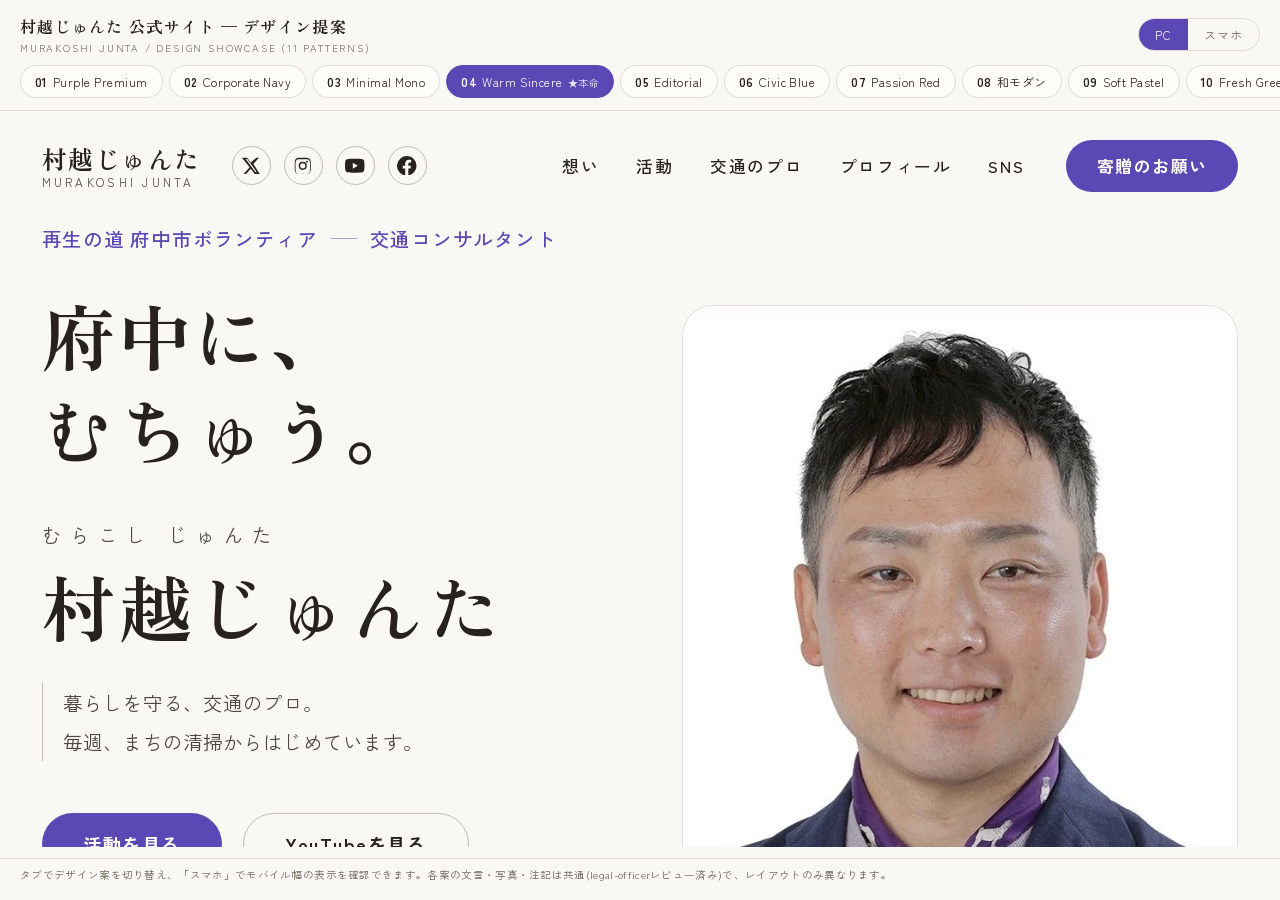
<file: showcase.html>
<!DOCTYPE html>
<html lang="ja">
<head>
<meta charset="UTF-8">
<meta name="viewport" content="width=device-width, initial-scale=1.0">
<meta name="robots" content="noindex, nofollow">
<title>村越じゅんた 公式サイト デザイン提案(全11案)</title>
<meta name="description" content="村越じゅんた公式サイトのデザイン提案ショーケース。11案をタブで切り替えて確認できます。">
<meta property="og:type" content="website">
<meta property="og:title" content="村越じゅんた 公式サイト デザイン提案(全11案)">
<meta property="og:description" content="11案をタブで切り替えて確認できます。">
<meta property="og:image" content="https://yukinobu-nakamura.github.io/murakoshi-hp/assets/img/ogp.png">
<meta name="twitter:card" content="summary_large_image">
<link rel="icon" href="assets/img/favicon-64.png" type="image/png">
<link rel="preconnect" href="https://fonts.googleapis.com">
<link rel="preconnect" href="https://fonts.gstatic.com" crossorigin>
<link href="https://fonts.googleapis.com/css2?family=Zen+Kaku+Gothic+New:wght@400;500;700&family=Zen+Old+Mincho:wght@700&display=swap" rel="stylesheet">
<style>
:root{
  --bg:#faf8f4; --panel:#fffdfa; --ink:#272220; --soft:#6f6862;
  --accent:#5b48b5; --line:rgba(39,34,32,.14);
}
*{ box-sizing:border-box; }
html,body{ height:100%; }
body{
  margin:0; font-family:"Zen Kaku Gothic New","Hiragino Kaku Gothic ProN",sans-serif;
  background:var(--bg); color:var(--ink);
  display:flex; flex-direction:column;
}
.bar{
  border-bottom:1px solid var(--line);
  background:var(--bg);
  flex-shrink:0;
}
.bar__top{
  display:flex; align-items:center; justify-content:space-between; gap:16px;
  padding:14px 20px 10px;
}
.bar__title{ display:flex; flex-direction:column; gap:2px; min-width:0; }
.bar__name{
  font-family:"Zen Old Mincho",serif; font-weight:700; font-size:16px; letter-spacing:.08em;
  white-space:nowrap; overflow:hidden; text-overflow:ellipsis;
}
.bar__sub{ font-size:10px; letter-spacing:.18em; color:var(--soft); }
.dev{ display:flex; gap:0; border:1px solid var(--line); border-radius:999px; overflow:hidden; flex-shrink:0; }
.dev button{
  border:0; background:transparent; padding:7px 16px;
  font:inherit; font-size:12px; letter-spacing:.08em; color:var(--soft); cursor:pointer;
}
.dev button.is-on{ background:var(--accent); color:#fffdfa; }
.tabs{
  display:flex; gap:6px; padding:0 20px 12px;
  overflow-x:auto; -webkit-overflow-scrolling:touch; scrollbar-width:thin;
}
.tab{
  flex-shrink:0;
  border:1px solid var(--line); border-radius:999px;
  background:var(--panel); color:var(--ink);
  padding:7px 14px; font:inherit; font-size:12px; letter-spacing:.04em; cursor:pointer;
  transition:border-color .2s, background-color .2s, color .2s;
  white-space:nowrap;
}
.tab:hover{ border-color:var(--accent); color:var(--accent); }
.tab.is-on{ background:var(--accent); border-color:var(--accent); color:#fffdfa; }
.tab .no{ font-weight:700; margin-right:5px; }
.tab .star{ margin-left:5px; font-size:10px; opacity:.85; }
.stage{
  flex:1; min-height:0;
  display:flex; justify-content:center;
  background:#efece6;
}
.stage iframe{
  border:0; width:100%; height:100%; background:#fff; display:block;
  transition:width .3s;
}
.stage.is-sp{ padding:16px 0; }
.stage.is-sp iframe{
  width:390px; max-width:calc(100vw - 32px);
  border:1px solid var(--line); border-radius:16px;
  box-shadow:0 8px 40px rgba(39,34,32,.12);
}
.note{
  flex-shrink:0; border-top:1px solid var(--line);
  padding:8px 20px; font-size:10.5px; color:var(--soft); letter-spacing:.03em;
  background:var(--bg);
}
@media (max-width:768px){
  .bar__top{ padding:12px 16px 8px; }
  .tabs{ padding:0 16px 10px; }
  .note{ display:none; }
}
</style>
</head>
<body>

<header class="bar">
  <div class="bar__top">
    <div class="bar__title">
      <span class="bar__name">村越じゅんた 公式サイト — デザイン提案</span>
      <span class="bar__sub">MURAKOSHI JUNTA / DESIGN SHOWCASE (11 PATTERNS)</span>
    </div>
    <div class="dev" role="group" aria-label="表示幅の切り替え">
      <button type="button" id="devPc" class="is-on">PC</button>
      <button type="button" id="devSp">スマホ</button>
    </div>
  </div>
  <nav class="tabs" id="tabs" aria-label="デザイン案の切り替え"></nav>
</header>

<main class="stage" id="stage">
  <iframe id="frame" title="デザイン案プレビュー" src="patterns/pattern-00.html"></iframe>
</main>

<p class="note">タブでデザイン案を切り替え、「スマホ」でモバイル幅の表示を確認できます。各案の文言・写真・注記は共通(legal-officerレビュー済み)で、レイアウトのみ異なります。</p>

<script>
(function(){
  'use strict';
  var PATTERNS = [
    { no:'01', name:'Purple Premium',  file:'pattern-01.html' },
    { no:'02', name:'Corporate Navy',  file:'pattern-02.html' },
    { no:'03', name:'Minimal Mono',    file:'pattern-03.html' },
    { no:'04', name:'Warm Sincere',    file:'pattern-00.html', star:true },
    { no:'05', name:'Editorial',       file:'pattern-05.html' },
    { no:'06', name:'Civic Blue',      file:'pattern-06.html' },
    { no:'07', name:'Passion Red',     file:'pattern-07.html' },
    { no:'08', name:'和モダン',         file:'pattern-08.html' },
    { no:'09', name:'Soft Pastel',     file:'pattern-09.html' },
    { no:'10', name:'Fresh Green',     file:'pattern-10.html' },
    { no:'11', name:'Lavender Tech',   file:'pattern-11.html' }
  ];
  var tabs = document.getElementById('tabs');
  var frame = document.getElementById('frame');
  var stage = document.getElementById('stage');
  var devPc = document.getElementById('devPc');
  var devSp = document.getElementById('devSp');

  PATTERNS.forEach(function(p){
    var b = document.createElement('button');
    b.type = 'button';
    b.className = 'tab';
    b.dataset.file = p.file;
    b.dataset.no = p.no;
    b.innerHTML = '<span class="no">' + p.no + '</span>' + p.name + (p.star ? '<span class="star">★本命</span>' : '');
    b.addEventListener('click', function(){ select(p.no, true); });
    tabs.appendChild(b);
  });

  function select(no, pushHash){
    var p = PATTERNS.find(function(x){ return x.no === no; }) || PATTERNS[3];
    [].forEach.call(tabs.children, function(t){ t.classList.toggle('is-on', t.dataset.no === p.no); });
    var next = 'patterns/' + p.file;
    if (frame.getAttribute('src') !== next) frame.setAttribute('src', next);
    if (pushHash) history.replaceState(null, '', '#p' + p.no);
    document.title = '【' + p.no + ' ' + p.name + '】村越じゅんた 公式サイト デザイン提案';
  }

  devPc.addEventListener('click', function(){
    stage.classList.remove('is-sp');
    devPc.classList.add('is-on'); devSp.classList.remove('is-on');
  });
  devSp.addEventListener('click', function(){
    stage.classList.add('is-sp');
    devSp.classList.add('is-on'); devPc.classList.remove('is-on');
  });

  var m = location.hash.match(/^#p(\d{2})$/);
  select(m ? m[1] : '04', false);
})();
</script>
</body>
</html>
</file>
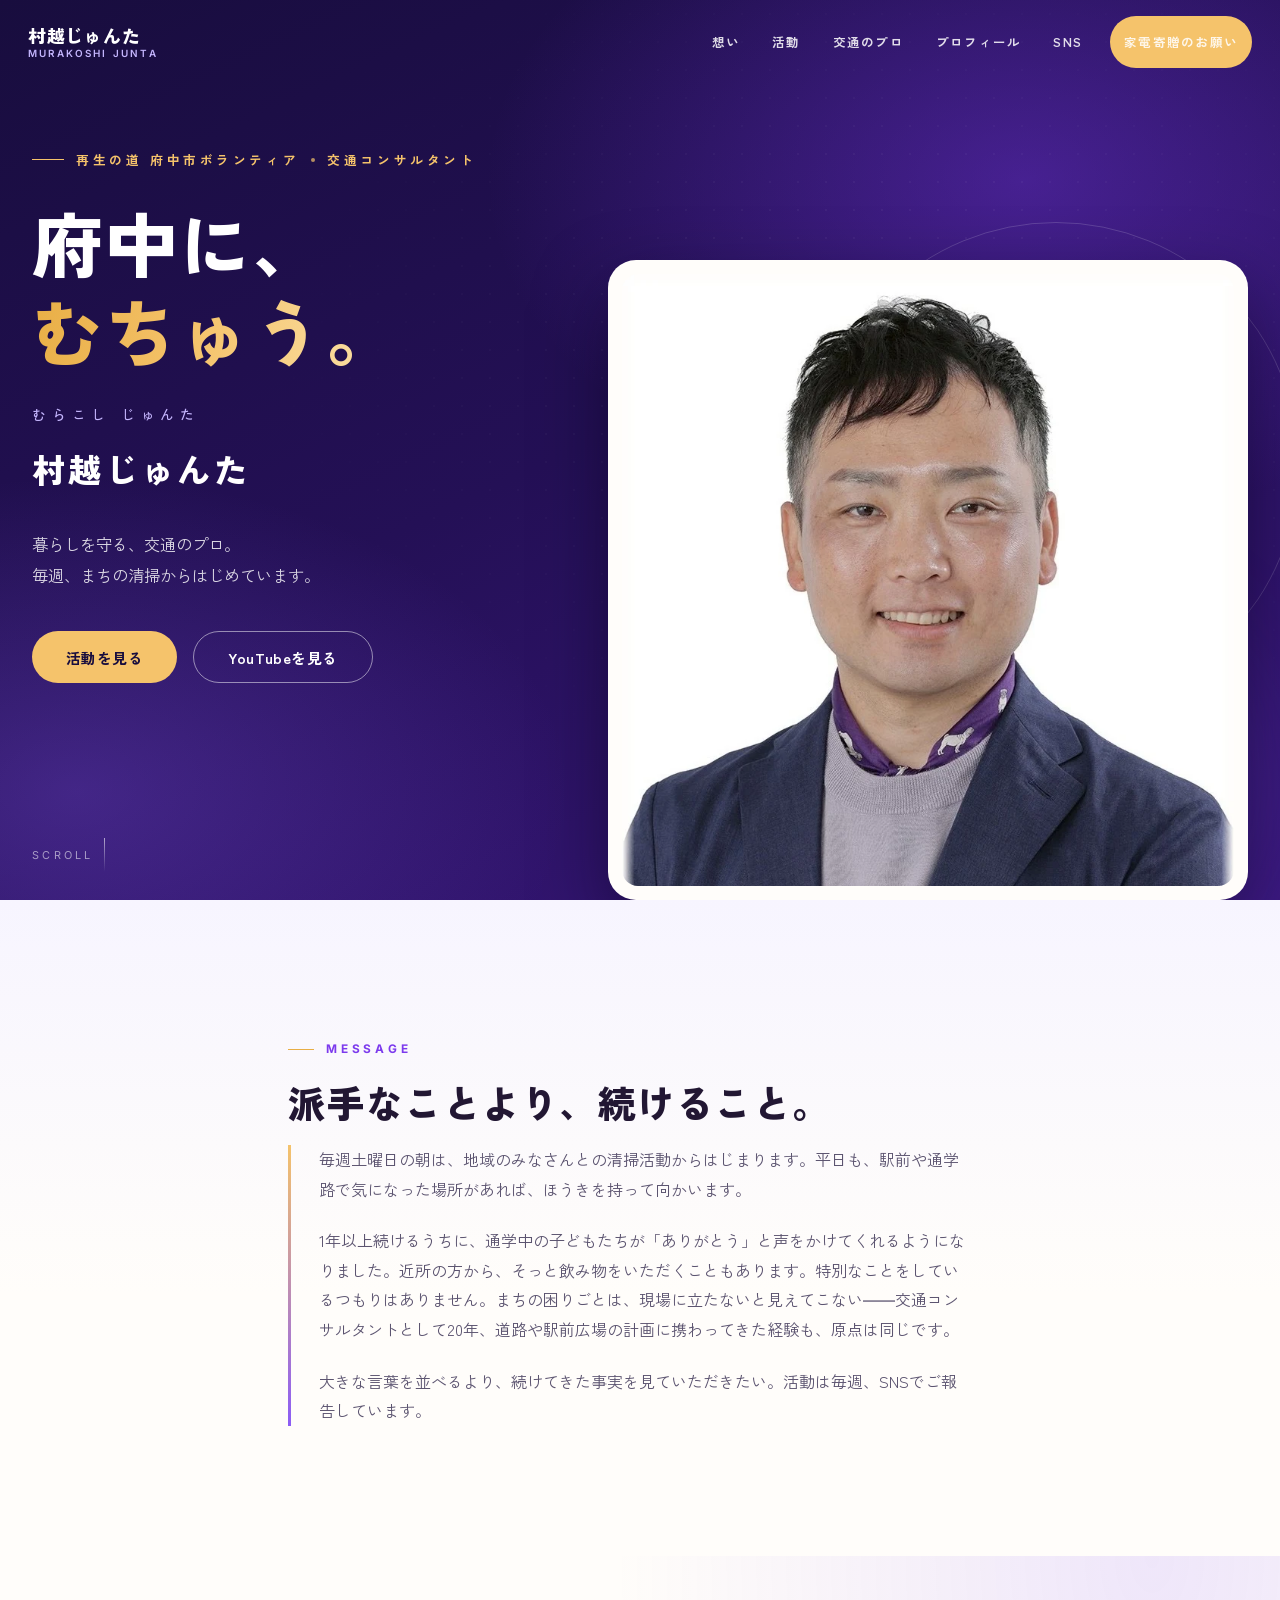
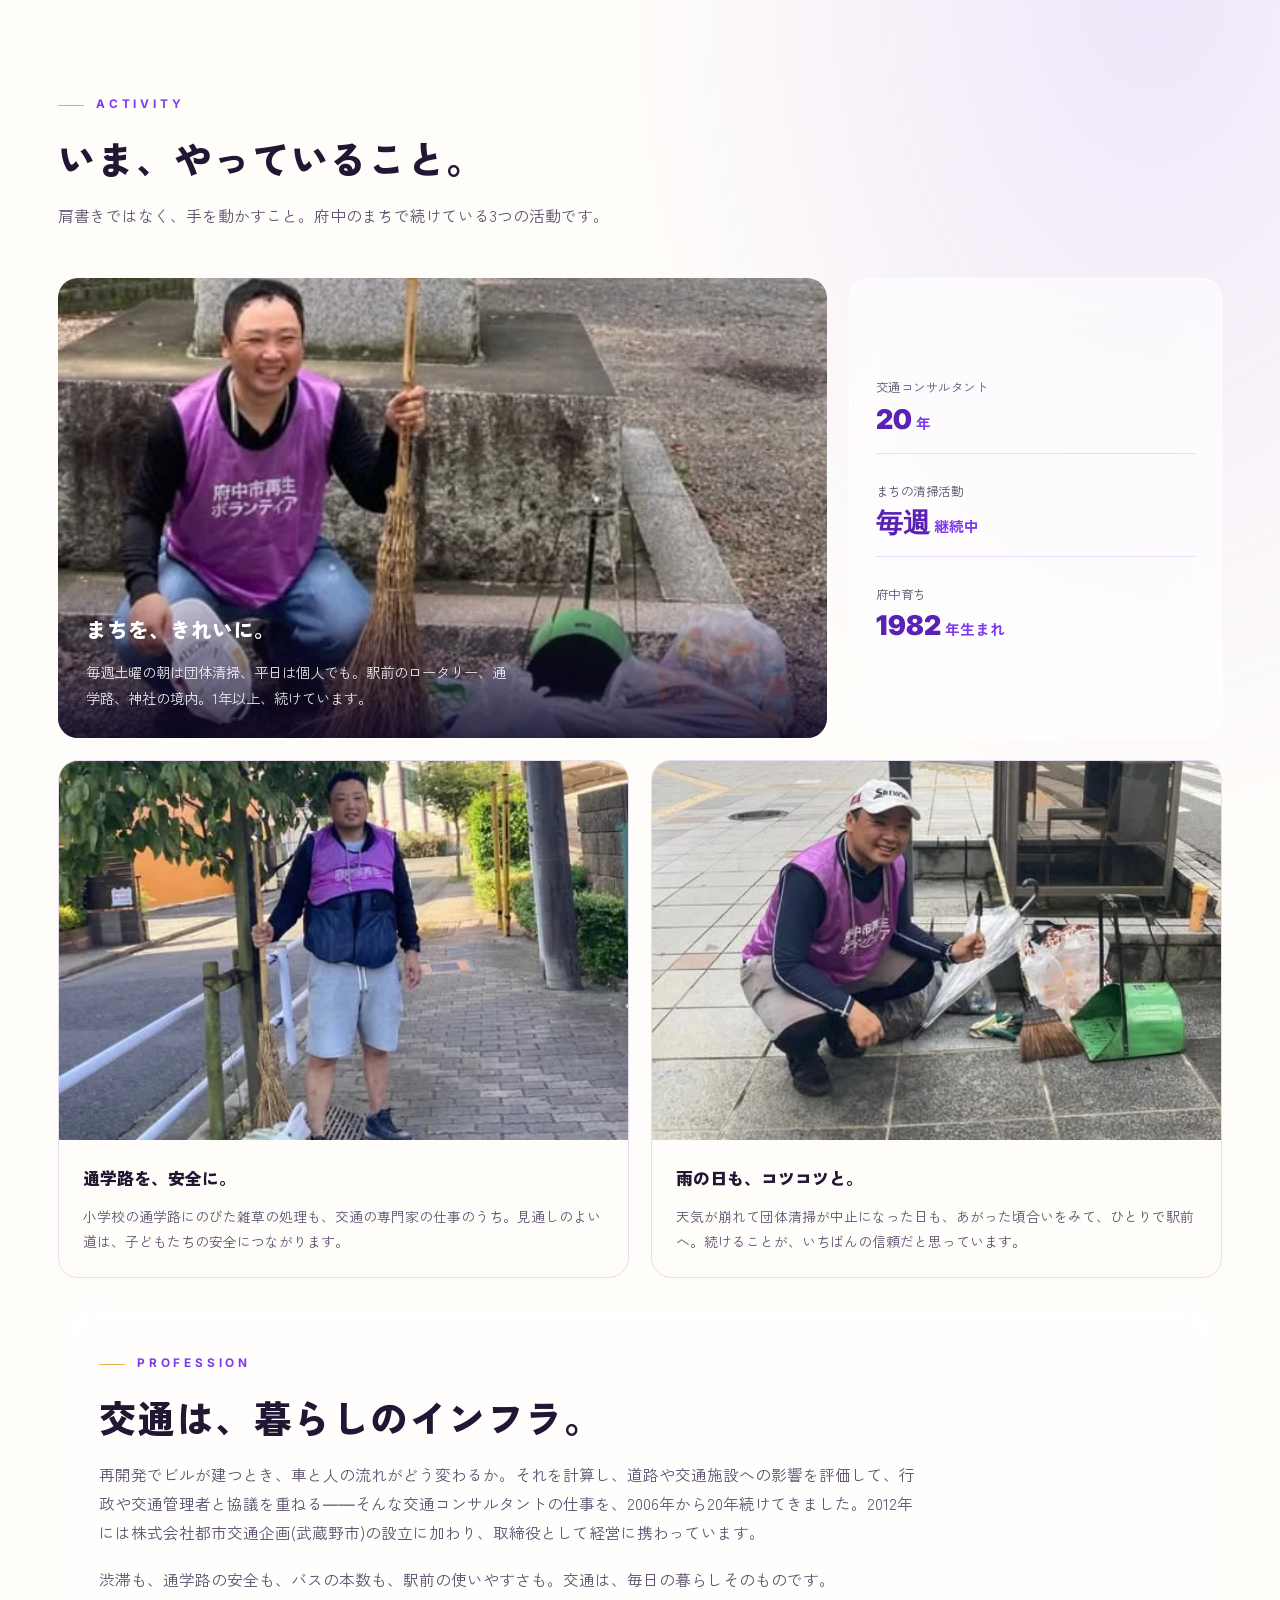
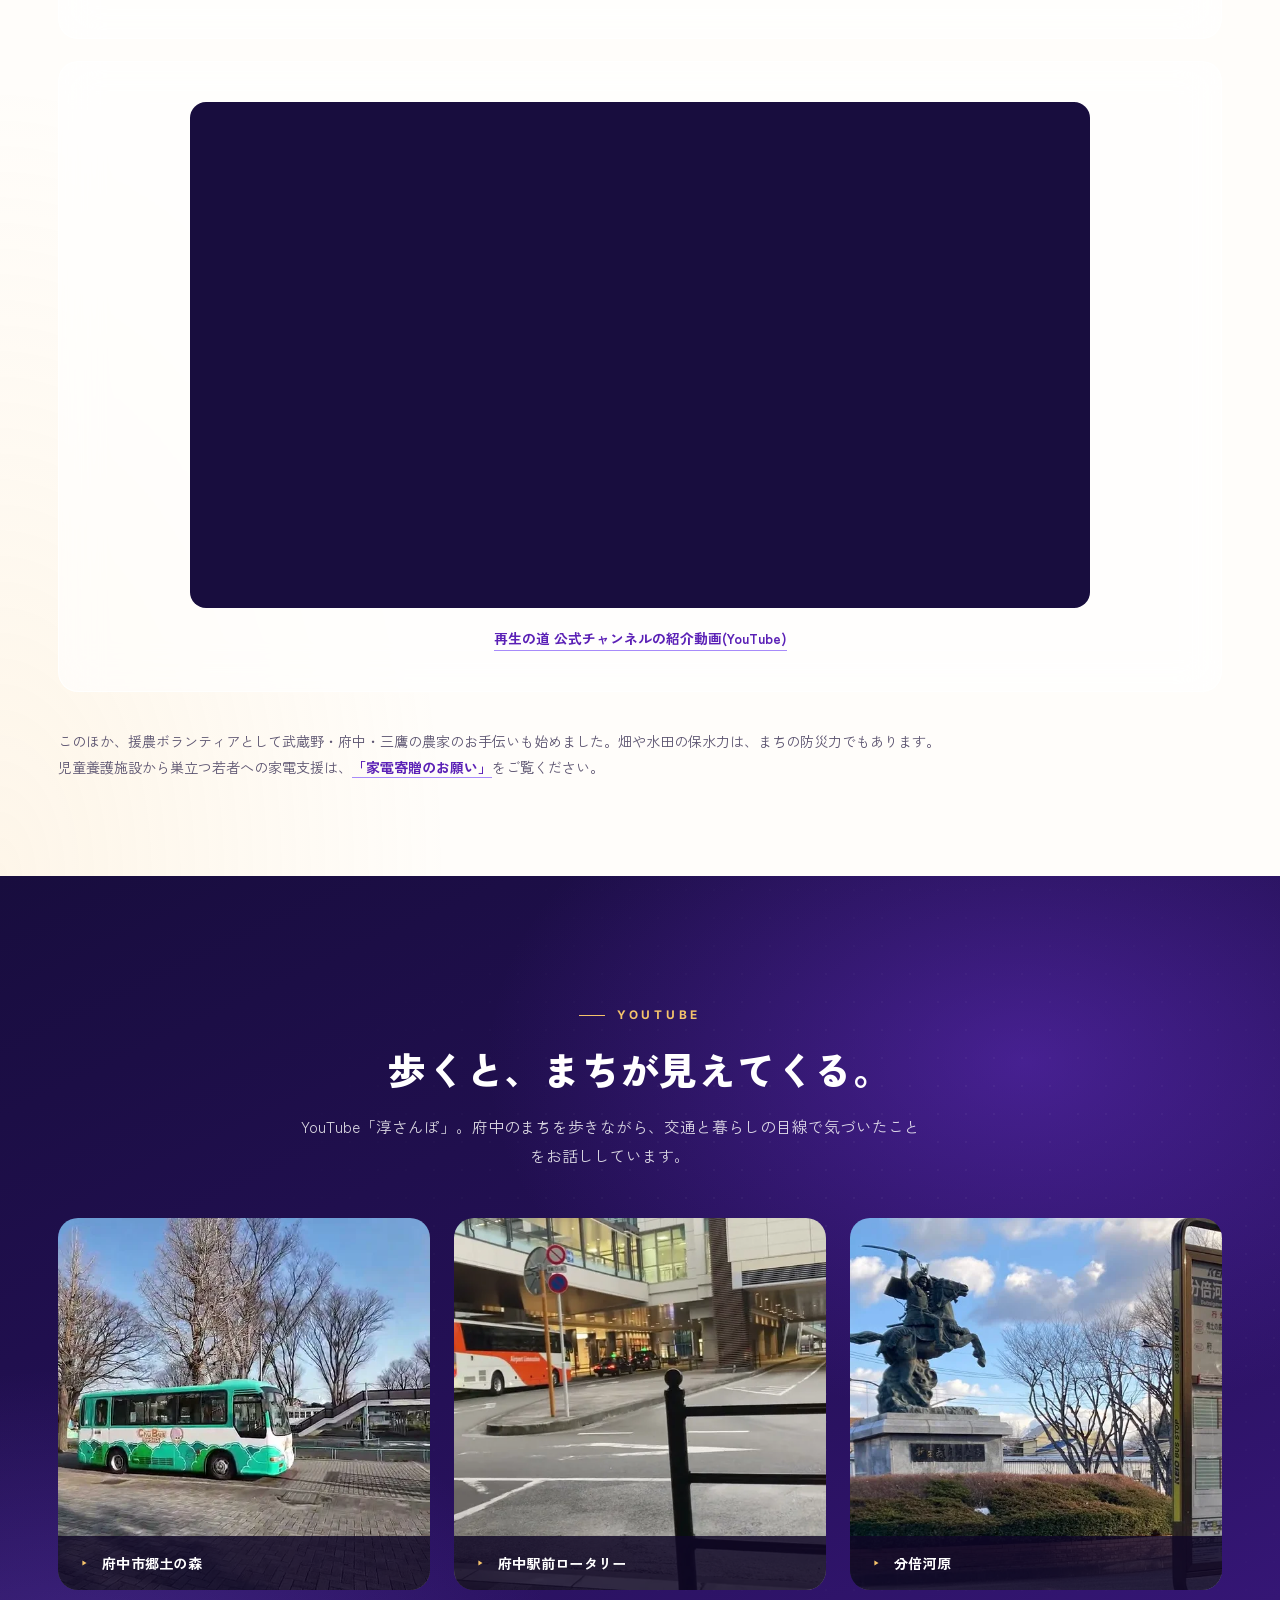
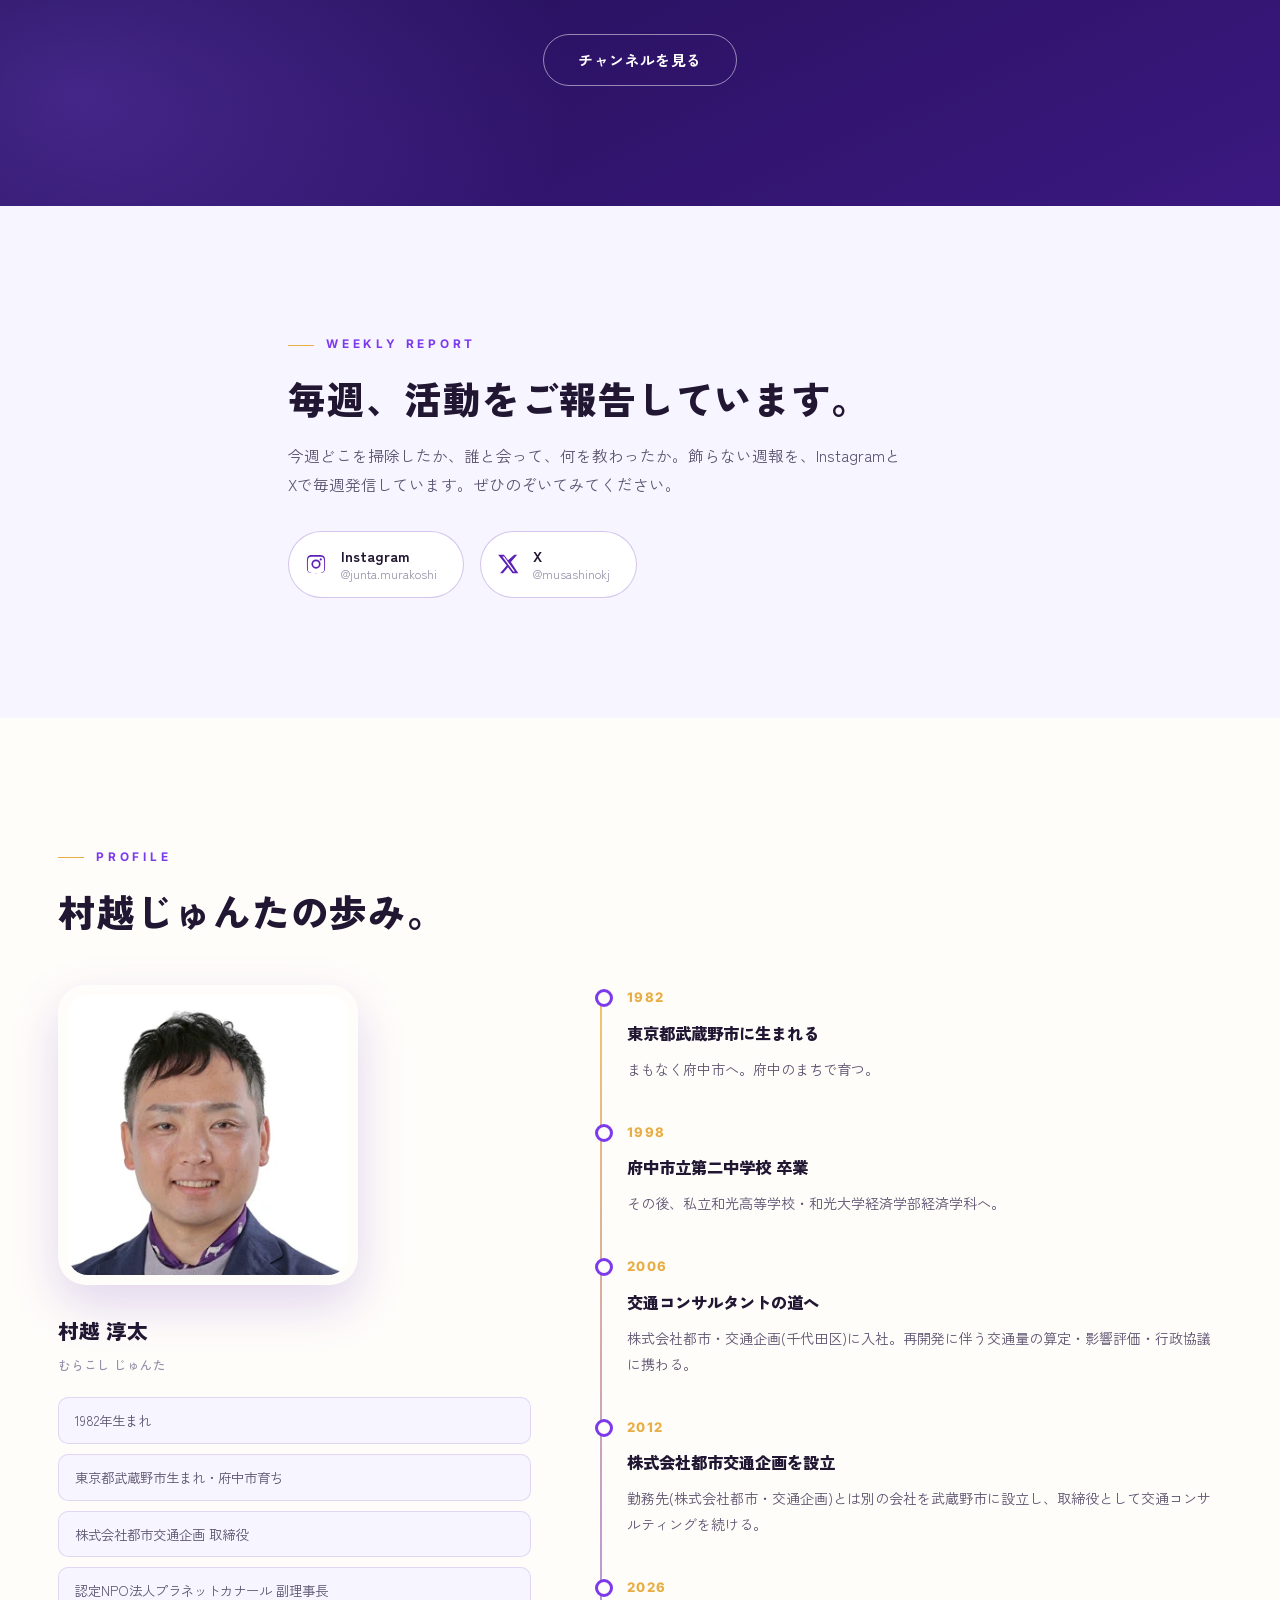
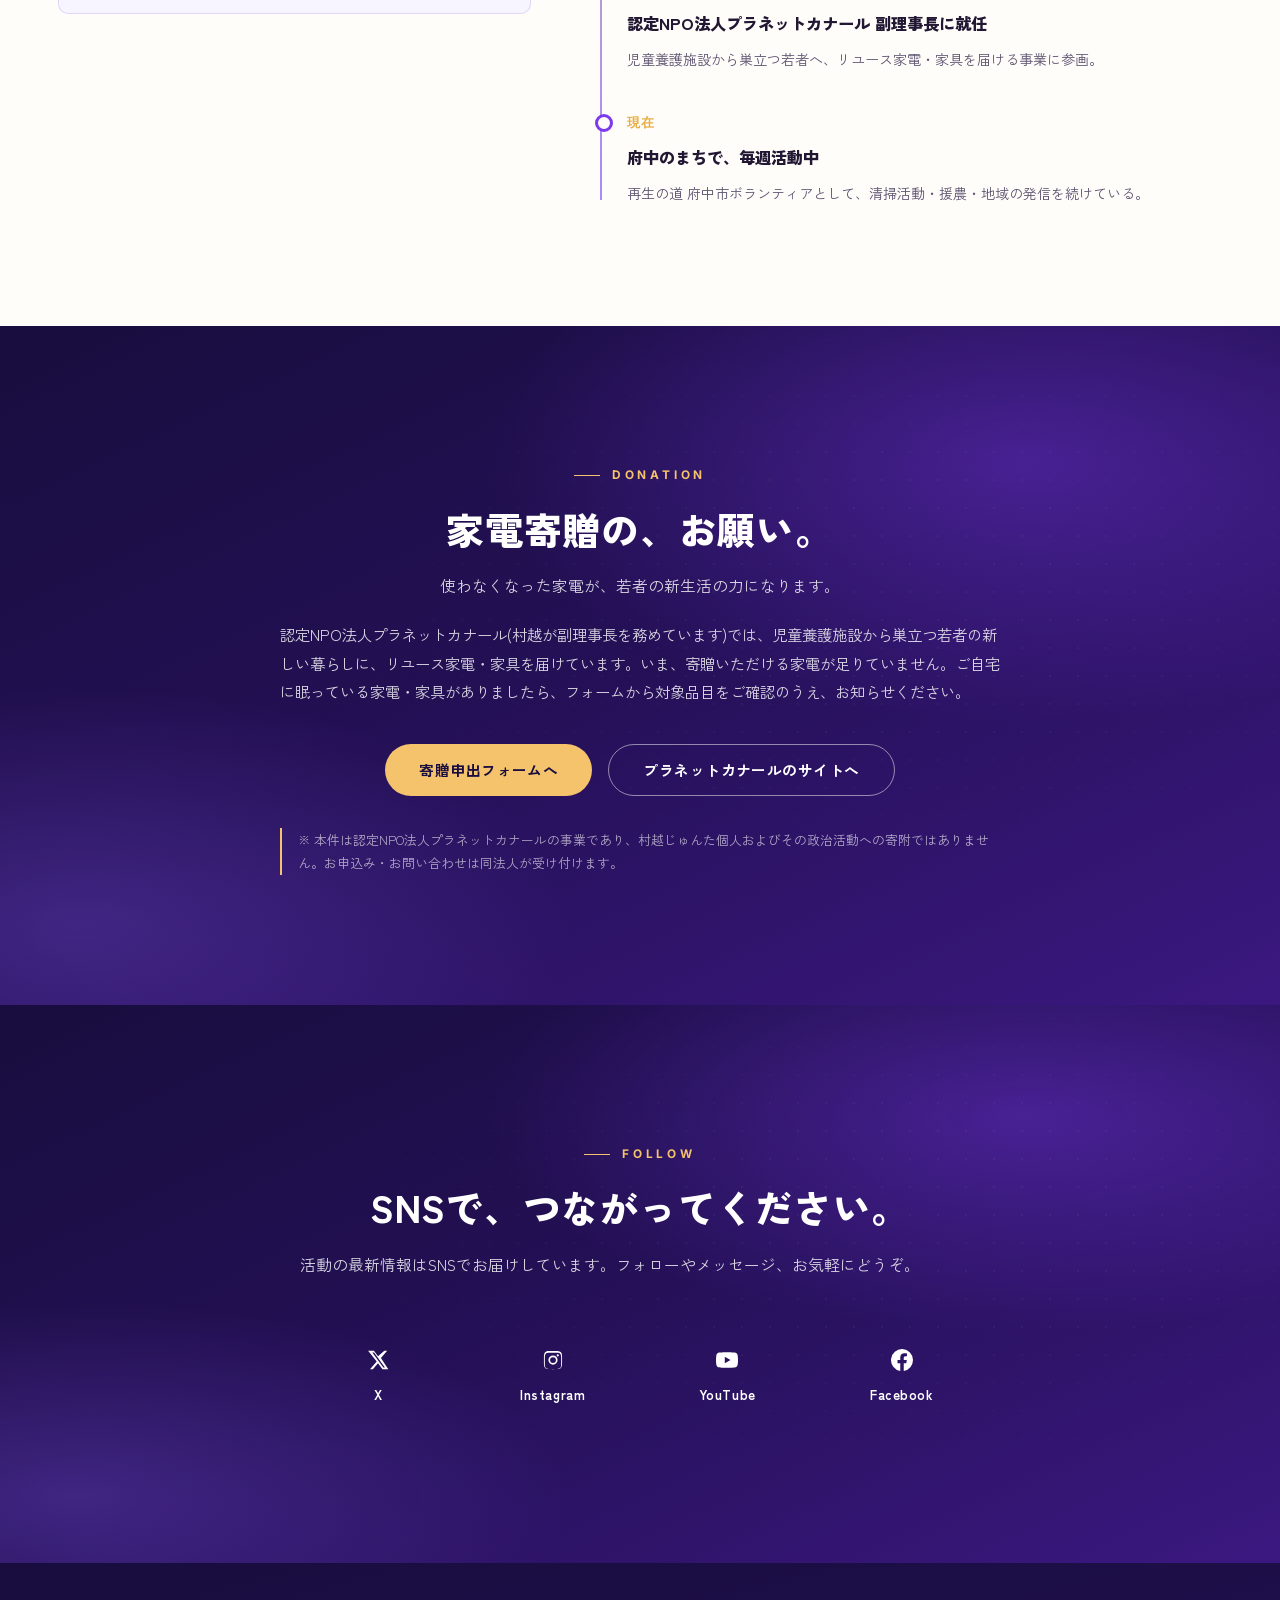
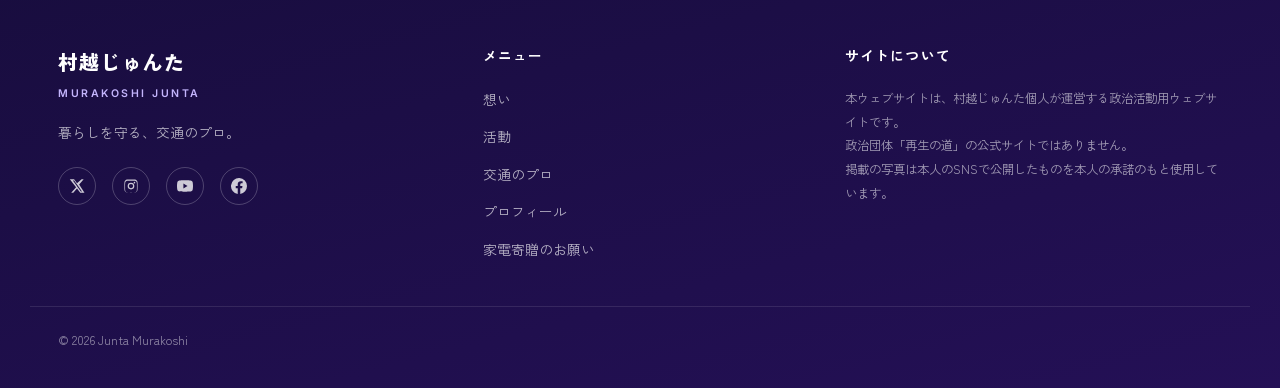
<file: patterns/pattern-01.html>
<!DOCTYPE html>
<html lang="ja">
<head>
<meta charset="UTF-8">
<meta name="viewport" content="width=device-width, initial-scale=1.0">
<meta name="robots" content="noindex, nofollow">
<title>村越じゅんた 公式サイト｜府中に、むちゅう。｜Purple Premium</title>
<meta name="description" content="村越じゅんた(むらこし じゅんた)公式サイト。交通コンサルタント20年。府中のまちで、毎週の清掃活動と子ども・若者への支援を続けています。">
<meta property="og:type" content="website">
<meta property="og:title" content="村越じゅんた 公式サイト｜府中に、むちゅう。">
<meta property="og:description" content="交通コンサルタント20年。府中のまちで、毎週の清掃活動と子ども・若者への支援を続けています。">
<meta property="og:image" content="../assets/img/ogp.png">
<meta name="twitter:card" content="summary_large_image">
<link rel="icon" href="../assets/img/favicon-64.png" type="image/png">
<link rel="apple-touch-icon" href="../assets/img/apple-touch-icon.png">
<link rel="preconnect" href="https://fonts.googleapis.com">
<link rel="preconnect" href="https://fonts.gstatic.com" crossorigin>
<link href="https://fonts.googleapis.com/css2?family=Inter:wght@400;500;600;700;800;900&family=Zen+Kaku+Gothic+New:wght@400;500;700;900&display=swap" rel="stylesheet">
<style>
:root{
  --purple-950:#180D3E;
  --purple-900:#241056;
  --purple-800:#3B1880;
  --purple-700:#5B21B6;
  --purple-600:#7C3AED;
  --purple-500:#8B5CF6;
  --purple-400:#A78BFA;
  --purple-300:#C4B5FD;
  --purple-200:#DDD6FE;
  --purple-100:#EDE9FE;
  --purple-50:#F7F5FF;
  --ink:#221733;
  --ink-soft:#5C5470;
  --muted:#9691A8;
  --paper:#FFFDFA;
  --gold:#F5C36B;
  --gold-deep:#E8AE45;
  --line:rgba(91,33,182,0.14);
  --line-strong:rgba(91,33,182,0.26);
  --line-w:rgba(255,255,255,0.22);
  --glass-bg:rgba(255,255,255,0.62);
  --glass-border:rgba(255,255,255,0.75);
  --glass-dark-bg:rgba(255,255,255,0.09);
  --glass-dark-border:rgba(255,255,255,0.20);
  --r-pill:999px;
  --r-xl:28px;
  --r-lg:20px;
  --r-sm:10px;
  --header-h:84px;
  --header-h-sm:64px;
}
*{box-sizing:border-box;margin:0;padding:0;}
html{scroll-behavior:smooth;}
body{
  font-family:"Zen Kaku Gothic New","Inter",sans-serif;
  color:var(--ink);
  background:var(--paper);
  line-height:1.85;
  font-size:15px;
  overflow-x:hidden;
  -webkit-font-smoothing:antialiased;
}
img{max-width:100%;display:block;}
a{color:inherit;text-decoration:none;}
ul,ol{list-style:none;}
button{font-family:inherit;cursor:pointer;border:none;background:none;color:inherit;}
[id]{scroll-margin-top:96px;}
.wrap{max-width:1220px;margin:0 auto;padding:0 28px;}
.wrap--narrow{max-width:760px;}
h1,h2,h3{font-weight:800;}

@media (prefers-reduced-motion:reduce){
  *{animation-duration:.001ms!important;animation-iteration-count:1!important;transition-duration:.001ms!important;}
  html{scroll-behavior:auto;}
}

/* ---------- shared bits ---------- */
.kicker{
  display:inline-flex;align-items:center;gap:12px;
  font-family:"Inter",sans-serif;font-weight:700;font-size:.74rem;
  letter-spacing:.32em;text-transform:uppercase;color:var(--purple-600);
  margin-bottom:16px;
}
.kicker::before{content:"";width:26px;height:1px;background:var(--gold-deep);}
.kicker--light{color:var(--gold);}
.kicker--light::before{background:var(--gold);}
.sec-title{font-size:clamp(1.7rem,3.1vw,2.35rem);font-weight:800;letter-spacing:.02em;color:var(--ink);line-height:1.4;margin-bottom:16px;}
.sec-title--light{color:#fff;}
.sec-lead{color:var(--ink-soft);font-size:.98rem;max-width:620px;}
.sec-lead--light{color:rgba(255,255,255,.82);}
.sec-head{margin-bottom:48px;}
.sec-head--center{text-align:center;max-width:680px;margin-left:auto;margin-right:auto;}
.sec-head--center .kicker{justify-content:center;}

.glass{
  background:var(--glass-bg);
  -webkit-backdrop-filter:blur(20px);backdrop-filter:blur(20px);
  border:1px solid var(--glass-border);
}
.glass-dark{
  background:var(--glass-dark-bg);
  -webkit-backdrop-filter:blur(16px);backdrop-filter:blur(16px);
  border:1px solid var(--glass-dark-border);
}

.btn{
  display:inline-flex;align-items:center;justify-content:center;gap:8px;
  height:52px;padding:0 34px;border-radius:var(--r-pill);
  font-weight:700;font-size:.92rem;letter-spacing:.03em;
  transition:transform .25s ease,background .25s ease,border-color .25s ease,color .25s ease;
}
.btn-gold{background:var(--gold);color:var(--purple-950);}
.btn-gold:hover{background:#F8D08A;transform:translateY(-2px);}
.btn-ghost{background:transparent;color:#fff;border:1px solid rgba(255,255,255,.5);}
.btn-ghost:hover{background:rgba(255,255,255,.14);transform:translateY(-2px);}
.btn-purple{background:var(--purple-700);color:#fff;}
.btn-purple:hover{background:var(--purple-600);transform:translateY(-2px);}
@media (max-width:480px){.btn{height:48px;padding:0 26px;font-size:.88rem;}}

.mesh-dark{
  position:relative;overflow:hidden;
  background:
    radial-gradient(ellipse 60% 55% at 80% 20%, rgba(124,58,237,.40), transparent 70%),
    radial-gradient(ellipse 55% 50% at 6% 88%, rgba(139,92,246,.28), transparent 70%),
    linear-gradient(155deg,var(--purple-950) 0%,var(--purple-900) 48%,var(--purple-800) 100%);
}
.mesh-dark::before{
  content:"";position:absolute;inset:0;pointer-events:none;
  background-image:radial-gradient(rgba(255,255,255,.13) 1px, transparent 1.4px);
  background-size:28px 28px;opacity:.32;
  mask-image:radial-gradient(ellipse 60% 60% at 70% 40%, #000 30%, transparent 85%);
  -webkit-mask-image:radial-gradient(ellipse 60% 60% at 70% 40%, #000 30%, transparent 85%);
}

/* ---------- header ---------- */
.site-header{
  position:fixed;top:0;left:0;right:0;z-index:1000;
  height:var(--header-h);display:flex;align-items:center;
  background:transparent;border-bottom:1px solid transparent;
  transition:background .3s ease,height .3s ease,border-color .3s ease;
}
.site-header.scrolled{
  height:var(--header-h-sm);
  background:rgba(24,13,62,.92);
  -webkit-backdrop-filter:blur(12px);backdrop-filter:blur(12px);
  border-bottom:1px solid rgba(255,255,255,.12);
}
.header-inner{
  width:100%;max-width:1280px;margin:0 auto;padding:0 28px;
  display:flex;align-items:center;justify-content:space-between;gap:24px;
}
.logo{display:flex;flex-direction:column;line-height:1.25;color:#fff;flex-shrink:0;}
.logo-main{font-weight:800;font-size:1.12rem;letter-spacing:.04em;}
.logo-sub{font-family:"Inter",sans-serif;font-weight:600;font-size:.62rem;letter-spacing:.22em;color:var(--purple-300);}
.nav{display:flex;align-items:center;gap:6px;}
.nav-links{display:flex;align-items:center;gap:4px;}
.nav-links a{
  padding:9px 14px;font-size:12.5px;font-weight:600;letter-spacing:.1em;
  color:rgba(255,255,255,.85);transition:color .25s ease;
}
.nav-links a:hover{color:var(--gold);}
.nav-cta{margin-left:10px;}
.menu-btn{
  display:none;flex-direction:column;justify-content:center;gap:5px;
  width:40px;height:40px;flex-shrink:0;
}
.menu-btn span{width:20px;height:1.5px;background:#fff;margin:0 auto;transition:transform .3s ease,opacity .3s ease;}
.menu-btn[aria-expanded="true"] span:nth-child(1){transform:translateY(6.5px) rotate(45deg);}
.menu-btn[aria-expanded="true"] span:nth-child(2){opacity:0;}
.menu-btn[aria-expanded="true"] span:nth-child(3){transform:translateY(-6.5px) rotate(-45deg);}
@media (max-width:1024px){
  .nav-links{
    position:fixed;inset:0;
    flex-direction:column;align-items:center;justify-content:center;gap:8px;
    background:rgba(24,13,62,.97);
    -webkit-backdrop-filter:blur(16px);backdrop-filter:blur(16px);
    opacity:0;visibility:hidden;transition:opacity .3s ease;z-index:1090;
  }
  .nav-links.open{opacity:1;visibility:visible;}
  .nav-links a{font-size:16px;padding:13px 20px;letter-spacing:.14em;}
  .nav-cta{margin-left:0;margin-top:14px;}
  .menu-btn{display:flex;position:relative;z-index:1100;}
}

/* ---------- hero ---------- */
#top{min-height:100vh;position:relative;}
.hero-inner{
  max-width:1320px;margin:0 auto;padding:0 32px;
  min-height:100vh;
  position:relative;z-index:2;
}
.hero-glow{
  position:absolute;right:max(-4vw, calc(50vw - 900px));bottom:-16vh;width:58vh;height:58vh;border-radius:50%;
  background:radial-gradient(circle, rgba(139,92,246,.4), transparent 66%);filter:blur(40px);pointer-events:none;
}
.hero-text{max-width:540px;padding:calc(var(--header-h) + 56px) 0 64px;position:relative;z-index:2;}
.hero-kicker{
  display:inline-flex;align-items:center;gap:12px;
  color:var(--gold);font-size:.8rem;font-weight:700;letter-spacing:.28em;margin-bottom:28px;
}
.hero-kicker::before{content:"";width:32px;height:1px;background:var(--gold);}
.hero-kicker-sep{width:4px;height:4px;border-radius:50%;background:var(--gold);opacity:.7;display:inline-block;}
.hero-catch{
  font-size:clamp(2.6rem,5.6vw,4.6rem);font-weight:900;line-height:1.22;color:#fff;letter-spacing:.02em;
  margin-bottom:28px;
}
.hero-catch .accent{
  background:linear-gradient(100deg,var(--gold-deep) 0%,var(--gold) 45%,#FBE3AC 100%);
  -webkit-background-clip:text;background-clip:text;color:transparent;
}
.hero-name{margin-bottom:30px;}
.hero-name-ruby{display:block;color:var(--purple-300);font-size:.86rem;letter-spacing:.42em;margin-bottom:10px;font-weight:500;}
.hero-name-main{display:block;font-size:clamp(1.6rem,2.6vw,2.15rem);font-weight:800;color:#fff;letter-spacing:.1em;}
.hero-lead{color:rgba(255,255,255,.82);font-size:1.02rem;max-width:460px;margin-bottom:40px;line-height:1.9;}
.hero-cta{display:flex;flex-wrap:wrap;gap:16px;}
.hero-visual{
  position:absolute;right:max(32px, calc(50vw - 660px));bottom:0;z-index:1;
  height:min(74vh,640px);
}
.hero-photo-card{
  position:relative;height:100%;aspect-ratio:1/1;border-radius:var(--r-xl);overflow:hidden;
  background:var(--paper);padding:14px;box-sizing:border-box;
  box-shadow:0 30px 70px rgba(8,3,26,.5);
}
.hero-photo-card img{width:100%;height:100%;object-fit:cover;border-radius:calc(var(--r-xl) - 12px);display:block;}
.hero-photo-ring{
  position:absolute;z-index:-1;top:-6%;right:-8%;width:76%;aspect-ratio:1/1;border-radius:50%;
  border:1px solid rgba(255,255,255,.16);pointer-events:none;
}
.hero-foot{position:absolute;left:32px;bottom:28px;z-index:3;display:flex;align-items:center;gap:10px;}
.hero-scroll-label{font-family:"Inter",sans-serif;font-size:.68rem;letter-spacing:.3em;color:rgba(255,255,255,.55);}
.hero-scroll-line{width:1px;height:34px;background:linear-gradient(to bottom,rgba(255,255,255,.6),transparent);position:relative;overflow:hidden;}
.hero-scroll-line::after{content:"";position:absolute;top:-34px;left:0;width:100%;height:34px;background:var(--gold);animation:scrollDown 2.2s ease-in-out infinite;}
@keyframes scrollDown{0%{transform:translateY(-100%);}100%{transform:translateY(200%);}}
@media (max-width:1024px){
  #top{min-height:0;}
  .hero-inner{min-height:0;padding-bottom:64px;}
  .hero-text{max-width:640px;margin:0 auto;text-align:center;padding:calc(var(--header-h) + 40px) 0 8px;}
  .hero-kicker{justify-content:center;}
  .hero-lead{margin-left:auto;margin-right:auto;}
  .hero-cta{justify-content:center;}
  .hero-visual{position:static;height:auto;margin:40px auto 0;display:flex;justify-content:center;}
  .hero-photo-card{width:min(78vw,380px);height:auto;}
  .hero-photo-ring{display:none;}
  .hero-foot{display:none;}
}
@media (max-width:480px){
  .hero-catch{font-size:2.15rem;}
  .hero-name-main{font-size:1.5rem;}
}

/* ---------- message ---------- */
#message{padding:130px 0;background:linear-gradient(180deg,var(--purple-50),var(--paper) 60%);}
.message-body{
  max-width:680px;position:relative;padding-left:28px;
  border-left:3px solid transparent;
  border-image:linear-gradient(180deg,var(--gold),var(--purple-500)) 1;
}
.message-body p{color:var(--ink-soft);font-size:1rem;margin-bottom:22px;}
.message-body p:last-child{margin-bottom:0;}
@media (max-width:768px){#message{padding:80px 0;}}

/* ---------- bento (activity + work) ---------- */
#activity{
  padding:130px 0 96px;
  background:
    radial-gradient(ellipse 60% 50% at 90% 0%, rgba(139,92,246,.14), transparent 70%),
    radial-gradient(ellipse 50% 45% at 0% 100%, rgba(245,195,107,.12), transparent 70%),
    var(--paper);
}
.bento-grid{display:grid;grid-template-columns:repeat(6,1fr);gap:22px;margin-top:44px;}
.bento-cell{border-radius:var(--r-lg);overflow:hidden;position:relative;}
.bento-cell--lg{grid-column:span 4;min-height:460px;}
.bento-cell--lg img{position:absolute;inset:0;width:100%;height:100%;object-fit:cover;}
.bento-overlay{
  position:absolute;left:0;right:0;bottom:0;padding:32px 28px 26px;
  background:linear-gradient(180deg,transparent,rgba(20,10,46,.35) 35%,rgba(15,7,38,.86) 100%);
  color:#fff;
}
.bento-overlay h3{font-size:1.3rem;font-weight:800;margin-bottom:10px;}
.bento-overlay p{font-size:.9rem;color:rgba(255,255,255,.88);max-width:420px;}
.bento-cell--facts{grid-column:span 2;min-height:460px;padding:32px 26px;display:flex;flex-direction:column;justify-content:center;gap:26px;}
.fact-row{border-bottom:1px solid var(--line);padding-bottom:20px;}
.fact-row:last-child{border-bottom:none;padding-bottom:0;}
.fact-row dt{font-size:.78rem;color:var(--ink-soft);letter-spacing:.04em;margin-bottom:6px;}
.fact-row dd{font-family:"Inter",sans-serif;font-size:1.7rem;font-weight:900;color:var(--purple-700);line-height:1;}
.fact-row dd span{font-size:.92rem;font-weight:700;color:var(--purple-600);margin-left:4px;font-family:"Zen Kaku Gothic New",sans-serif;}
.bento-cell--sm{grid-column:span 3;min-height:300px;display:flex;flex-direction:column;border:1px solid var(--line);}
.bento-cell--sm .sm-media{aspect-ratio:3/2;overflow:hidden;}
.bento-cell--sm .sm-media img{width:100%;height:100%;object-fit:cover;}
.bento-cell--sm .sm-body{padding:22px 24px;flex:1;}
.bento-cell--sm h3{font-size:1.06rem;font-weight:800;color:var(--ink);margin-bottom:10px;}
.bento-cell--sm p{font-size:.86rem;color:var(--ink-soft);}
.bento-cell--wide{grid-column:span 6;padding:44px 40px;}
.work-para{color:var(--ink-soft);font-size:.98rem;margin-bottom:18px;max-width:820px;}
.work-para:last-of-type{margin-bottom:0;}
.bento-cell--video{grid-column:span 6;padding:40px;}
.video-frame{position:relative;aspect-ratio:16/9;border-radius:16px;overflow:hidden;max-width:900px;margin:0 auto;background:var(--purple-950);}
.video-frame iframe{position:absolute;inset:0;width:100%;height:100%;border:0;}
.video-caption{text-align:center;margin-top:18px;font-size:.86rem;}
.video-caption a{color:var(--purple-700);font-weight:700;border-bottom:1px solid var(--purple-400);padding-bottom:2px;}
.video-caption a:hover{color:var(--purple-500);}
.activity-note{margin-top:36px;color:var(--ink-soft);font-size:.88rem;max-width:900px;}
.activity-note a{color:var(--purple-700);font-weight:700;border-bottom:1px solid var(--purple-400);}
@media (max-width:900px){
  .bento-grid{grid-template-columns:1fr;gap:20px;}
  .bento-cell--lg,.bento-cell--facts,.bento-cell--sm,.bento-cell--wide,.bento-cell--video{grid-column:1/-1;min-height:auto;}
  .bento-cell--lg{min-height:340px;}
  .bento-cell--wide,.bento-cell--video{padding:32px 24px;}
}
@media (max-width:600px){#activity{padding:80px 0 64px;}}

/* ---------- sanpo ---------- */
#sanpo{padding:120px 0;}
.sanpo-grid{display:grid;grid-template-columns:repeat(3,1fr);gap:24px;margin-top:44px;}
.sanpo-item{position:relative;border-radius:var(--r-lg);overflow:hidden;aspect-ratio:1/1;display:block;transition:transform .3s ease;}
.sanpo-item:hover{transform:translateY(-4px);}
.sanpo-item img{width:100%;height:100%;object-fit:cover;}
.sanpo-bar{
  position:absolute;left:0;right:0;bottom:0;background:rgba(15,7,38,.82);
  color:#fff;padding:14px 18px;display:flex;align-items:center;gap:10px;
}
.sanpo-bar svg{width:16px;height:16px;flex-shrink:0;fill:var(--gold);}
.sanpo-bar span{font-size:.88rem;font-weight:700;letter-spacing:.02em;}
.sanpo-more{text-align:center;margin-top:44px;}
@media (max-width:768px){.sanpo-grid{grid-template-columns:repeat(2,1fr);}#sanpo{padding:80px 0;}}
@media (max-width:480px){.sanpo-grid{grid-template-columns:1fr;max-width:340px;margin-left:auto;margin-right:auto;}}

/* ---------- weekly ---------- */
#weekly{padding:120px 0;background:var(--purple-50);}
.weekly-actions{display:flex;flex-wrap:wrap;gap:16px;margin-top:32px;}
.sns-chip{
  display:inline-flex;align-items:center;gap:14px;padding:14px 26px 14px 16px;border-radius:var(--r-pill);
  background:#fff;border:1px solid var(--line-strong);transition:transform .25s ease,border-color .25s ease;
}
.sns-chip:hover{transform:translateY(-3px);border-color:var(--purple-500);}
.sns-chip svg{width:22px;height:22px;fill:var(--purple-700);flex-shrink:0;}
.sns-chip span{display:flex;flex-direction:column;line-height:1.4;}
.sns-chip strong{font-size:.92rem;color:var(--ink);}
.sns-chip small{font-size:.76rem;color:var(--muted);}
@media (max-width:600px){#weekly{padding:80px 0;}}

/* ---------- profile ---------- */
#profile{padding:120px 0;}
.profile-grid{display:grid;grid-template-columns:.86fr 1.14fr;gap:64px;margin-top:44px;align-items:start;}
.profile-side{position:sticky;top:120px;}
.profile-photo{
  width:min(100%,300px);aspect-ratio:1/1;border-radius:var(--r-xl);overflow:hidden;
  padding:10px;background:var(--paper);box-shadow:0 20px 50px rgba(91,33,182,.18);margin-bottom:26px;
}
.profile-photo img{width:100%;height:100%;object-fit:cover;border-radius:calc(var(--r-xl) - 8px);}
.profile-name{font-size:1.3rem;font-weight:800;color:var(--ink);margin-bottom:4px;}
.profile-name span{display:block;font-size:.78rem;color:var(--muted);font-weight:500;letter-spacing:.08em;margin-top:4px;}
.profile-tags{margin-top:20px;display:flex;flex-direction:column;gap:10px;}
.profile-tags li{
  font-size:.84rem;color:var(--ink-soft);padding:10px 16px;border-radius:var(--r-sm);
  background:var(--purple-50);border:1px solid var(--line);
}
.timeline{position:relative;padding-left:32px;}
.timeline::before{content:"";position:absolute;left:5px;top:6px;bottom:6px;width:2px;background:linear-gradient(180deg,var(--gold),var(--purple-400));}
.timeline-item{position:relative;padding-bottom:38px;}
.timeline-item:last-child{padding-bottom:0;}
.timeline-item::before{
  content:"";position:absolute;left:-32px;top:4px;width:12px;height:12px;border-radius:50%;
  background:var(--paper);border:3px solid var(--purple-600);
}
.timeline-year{font-family:"Inter",sans-serif;font-weight:800;font-size:.82rem;letter-spacing:.1em;color:var(--gold-deep);margin-bottom:8px;display:block;}
.timeline-item h3{font-size:1.02rem;font-weight:800;color:var(--ink);margin-bottom:8px;}
.timeline-item p{font-size:.88rem;color:var(--ink-soft);}
@media (max-width:900px){
  #profile{padding:80px 0;}
  .profile-grid{grid-template-columns:1fr;gap:40px;}
  .profile-side{position:static;display:flex;flex-direction:column;align-items:center;text-align:center;}
  .profile-tags{width:100%;max-width:360px;}
}

/* ---------- reuse ---------- */
#reuse{padding:130px 0;position:relative;}
.reuse-panel{max-width:720px;margin:0 auto;text-align:center;position:relative;z-index:2;}
.reuse-panel .sec-lead{margin:0 auto 20px;}
.reuse-text{color:rgba(255,255,255,.82);font-size:.96rem;margin-bottom:38px;text-align:left;}
.reuse-actions{display:flex;flex-wrap:wrap;justify-content:center;gap:16px;margin-bottom:32px;}
.reuse-note{
  font-size:.8rem;color:rgba(255,255,255,.62);text-align:left;
  border-left:2px solid var(--gold);padding-left:16px;
}
@media (max-width:768px){#reuse{padding:80px 0;}.reuse-text,.reuse-note{text-align:left;}}

/* ---------- contact ---------- */
#contact{padding:130px 0;position:relative;}
.contact-inner{max-width:680px;margin:0 auto;text-align:center;position:relative;z-index:2;}
.contact-sns{display:grid;grid-template-columns:repeat(4,1fr);gap:18px;margin-top:44px;}
.contact-sns a{
  display:flex;flex-direction:column;align-items:center;gap:12px;padding:26px 12px;border-radius:var(--r-lg);
  color:#fff;transition:transform .25s ease,background .25s ease;
}
.contact-sns a:hover{transform:translateY(-4px);background:rgba(255,255,255,.14);}
.contact-sns svg{width:22px;height:22px;fill:#fff;}
.contact-sns span{font-size:.82rem;font-weight:600;letter-spacing:.04em;}
@media (max-width:600px){#contact{padding:80px 0;}.contact-sns{grid-template-columns:repeat(2,1fr);}}

/* ---------- footer ---------- */
footer{background:linear-gradient(165deg,var(--purple-950),var(--purple-900));color:rgba(255,255,255,.8);}
.footer-grid{
  max-width:1220px;margin:0 auto;padding:80px 28px 44px;
  display:grid;grid-template-columns:1.2fr 1fr 1.2fr;gap:48px;
}
.footer-logo{font-size:1.25rem;font-weight:800;color:#fff;margin-bottom:8px;letter-spacing:.06em;}
.footer-logo span{display:block;font-family:"Inter",sans-serif;font-size:.66rem;letter-spacing:.24em;color:var(--purple-300);margin-top:4px;font-weight:600;}
.footer-tag{color:rgba(255,255,255,.68);font-size:.86rem;margin:16px 0 22px;max-width:280px;}
.footer-social{display:flex;gap:16px;}
.footer-social a{display:flex;align-items:center;justify-content:center;width:38px;height:38px;border-radius:50%;border:1px solid rgba(255,255,255,.22);color:rgba(255,255,255,.78);transition:color .25s ease,border-color .25s ease;}
.footer-social a:hover{color:var(--gold);border-color:var(--gold);}
.footer-social svg{width:16px;height:16px;fill:currentColor;}
.footer-heading{color:#fff;font-weight:700;margin-bottom:18px;font-size:.86rem;letter-spacing:.08em;}
.footer-nav{display:flex;flex-direction:column;gap:12px;}
.footer-nav a{font-size:.86rem;color:rgba(255,255,255,.68);transition:color .2s ease;}
.footer-nav a:hover{color:var(--gold);}
.footer-note{font-size:.78rem;color:rgba(255,255,255,.58);line-height:1.9;}
.footer-bottom{
  max-width:1220px;margin:0 auto;padding:22px 28px 36px;
  display:flex;justify-content:space-between;align-items:center;flex-wrap:wrap;gap:12px;
  font-size:.78rem;color:rgba(255,255,255,.5);border-top:1px solid rgba(255,255,255,.1);
}
@media (max-width:860px){.footer-grid{grid-template-columns:1fr;gap:36px;padding:64px 24px 36px;}}

.back-top{
  position:fixed;right:24px;bottom:24px;z-index:900;width:48px;height:48px;border-radius:50%;
  background:var(--purple-900);color:#fff;border:1px solid rgba(255,255,255,.2);
  display:flex;align-items:center;justify-content:center;
  opacity:0;visibility:hidden;transform:translateY(12px);transition:all .3s ease;
}
.back-top.show{opacity:1;visibility:visible;transform:translateY(0);}
.back-top:hover{background:var(--purple-700);}
.back-top svg{width:16px;height:16px;fill:#fff;}
@media (max-width:600px){.back-top{width:44px;height:44px;right:16px;bottom:16px;}}
</style>
</head>
<body>

<header class="site-header" id="siteHeader">
  <div class="header-inner">
    <a class="logo" href="#top">
      <span class="logo-main">村越じゅんた</span>
      <span class="logo-sub">MURAKOSHI JUNTA</span>
    </a>
    <nav class="nav">
      <div class="nav-links" id="navLinks">
        <a href="#message">想い</a>
        <a href="#activity">活動</a>
        <a href="#work">交通のプロ</a>
        <a href="#profile">プロフィール</a>
        <a href="#contact">SNS</a>
        <a class="btn btn-gold nav-cta" href="#reuse">家電寄贈のお願い</a>
      </div>
    </nav>
    <button class="menu-btn" id="menuBtn" aria-expanded="false" aria-controls="navLinks" aria-label="メニューを開く">
      <span></span><span></span><span></span>
    </button>
  </div>
</header>

<main>

<!-- ============ HERO ============ -->
<section class="mesh-dark" id="top">
  <div class="hero-glow" aria-hidden="true"></div>
  <div class="hero-inner">
    <div class="hero-text">
      <p class="hero-kicker">再生の道 府中市ボランティア<span class="hero-kicker-sep" aria-hidden="true"></span>交通コンサルタント</p>
      <h1 class="hero-catch">府中に、<br><span class="accent">むちゅう。</span></h1>
      <p class="hero-name">
        <span class="hero-name-ruby">むらこし じゅんた</span>
        <span class="hero-name-main">村越じゅんた</span>
      </p>
      <p class="hero-lead">暮らしを守る、交通のプロ。<br>毎週、まちの清掃からはじめています。</p>
      <div class="hero-cta">
        <a class="btn btn-gold" href="#activity">活動を見る</a>
        <a class="btn btn-ghost" href="https://www.youtube.com/@Junta.Murakoshi" target="_blank" rel="noopener">YouTubeを見る</a>
      </div>
    </div>
    <div class="hero-visual">
      <div class="hero-photo-ring" aria-hidden="true"></div>
      <div class="hero-photo-card">
        <img src="../assets/img/hero_portrait.webp" width="807" height="808"
             alt="村越じゅんたのポートレート。紺のジャケットに紫のスカーフ、笑顔" fetchpriority="high">
      </div>
    </div>
  </div>
  <div class="hero-foot" aria-hidden="true">
    <span class="hero-scroll-label">SCROLL</span>
    <span class="hero-scroll-line"></span>
  </div>
</section>

<!-- ============ MESSAGE ============ -->
<section id="message">
  <div class="wrap wrap--narrow">
    <p class="kicker">MESSAGE</p>
    <h2 class="sec-title">派手なことより、続けること。</h2>
    <div class="message-body">
      <p>毎週土曜日の朝は、地域のみなさんとの清掃活動からはじまります。平日も、駅前や通学路で気になった場所があれば、ほうきを持って向かいます。</p>
      <p>1年以上続けるうちに、通学中の子どもたちが「ありがとう」と声をかけてくれるようになりました。近所の方から、そっと飲み物をいただくこともあります。特別なことをしているつもりはありません。まちの困りごとは、現場に立たないと見えてこない――交通コンサルタントとして20年、道路や駅前広場の計画に携わってきた経験も、原点は同じです。</p>
      <p>大きな言葉を並べるより、続けてきた事実を見ていただきたい。活動は毎週、SNSでご報告しています。</p>
    </div>
  </div>
</section>

<!-- ============ ACTIVITY + WORK (bento) ============ -->
<section id="activity">
  <div class="wrap">
    <div class="sec-head">
      <p class="kicker">ACTIVITY</p>
      <h2 class="sec-title">いま、やっていること。</h2>
      <p class="sec-lead">肩書きではなく、手を動かすこと。府中のまちで続けている3つの活動です。</p>
    </div>

    <div class="bento-grid">
      <article class="bento-cell bento-cell--lg">
        <img src="../assets/img/act_shrine.webp" width="480" height="320" loading="lazy"
             alt="府中市再生ボランティアのビブスを着て、神社の境内でほうきとごみ袋を手に清掃する村越じゅんた">
        <div class="bento-overlay">
          <h3>まちを、きれいに。</h3>
          <p>毎週土曜の朝は団体清掃、平日は個人でも。駅前のロータリー、通学路、神社の境内。1年以上、続けています。</p>
        </div>
      </article>

      <div class="bento-cell bento-cell--facts glass">
        <dl class="fact-row">
          <dt>交通コンサルタント</dt>
          <dd>20<span>年</span></dd>
        </dl>
        <dl class="fact-row">
          <dt>まちの清掃活動</dt>
          <dd>毎週<span>継続中</span></dd>
        </dl>
        <dl class="fact-row">
          <dt>府中育ち</dt>
          <dd>1982<span>年生まれ</span></dd>
        </dl>
      </div>

      <article class="bento-cell bento-cell--sm">
        <div class="sm-media">
          <img src="../assets/img/act_street.webp" width="480" height="320" loading="lazy"
               alt="通学路の歩道で、集めた草のごみ袋とともに立つ村越じゅんた">
        </div>
        <div class="sm-body">
          <h3>通学路を、安全に。</h3>
          <p>小学校の通学路にのびた雑草の処理も、交通の専門家の仕事のうち。見通しのよい道は、子どもたちの安全につながります。</p>
        </div>
      </article>

      <article class="bento-cell bento-cell--sm">
        <div class="sm-media">
          <img src="../assets/img/act_bus.webp" width="495" height="330" loading="lazy"
               alt="雨上がりのバス停で、ほうきとちりとりを手にしゃがんで笑う村越じゅんた">
        </div>
        <div class="sm-body">
          <h3>雨の日も、コツコツと。</h3>
          <p>天気が崩れて団体清掃が中止になった日も、あがった頃合いをみて、ひとりで駅前へ。続けることが、いちばんの信頼だと思っています。</p>
        </div>
      </article>

      <div class="bento-cell bento-cell--wide glass" id="work">
        <p class="kicker">PROFESSION</p>
        <h2 class="sec-title">交通は、暮らしのインフラ。</h2>
        <p class="work-para">再開発でビルが建つとき、車と人の流れがどう変わるか。それを計算し、道路や交通施設への影響を評価して、行政や交通管理者と協議を重ねる――そんな交通コンサルタントの仕事を、2006年から20年続けてきました。2012年には株式会社都市交通企画(武蔵野市)の設立に加わり、取締役として経営に携わっています。</p>
        <p class="work-para">渋滞も、通学路の安全も、バスの本数も、駅前の使いやすさも。交通は、毎日の暮らしそのものです。</p>
      </div>

      <div class="bento-cell bento-cell--video glass">
        <div class="video-frame">
          <iframe src="https://www.youtube-nocookie.com/embed/B7JWWvv4Uy0" title="【再生の道】「暮らしを守る交通のプロ」交通専門コンサルタント・村越じゅんた(府中市)"
                  loading="lazy" allow="accelerometer; autoplay; clipboard-write; encrypted-media; gyroscope; picture-in-picture; web-share"
                  referrerpolicy="strict-origin-when-cross-origin" allowfullscreen></iframe>
        </div>
        <p class="video-caption">
          <a href="https://www.youtube.com/watch?v=B7JWWvv4Uy0" target="_blank" rel="noopener">再生の道 公式チャンネルの紹介動画(YouTube)</a>
        </p>
      </div>
    </div>

    <p class="activity-note">このほか、援農ボランティアとして武蔵野・府中・三鷹の農家のお手伝いも始めました。畑や水田の保水力は、まちの防災力でもあります。<br>児童養護施設から巣立つ若者への家電支援は、<a href="#reuse">「家電寄贈のお願い」</a>をご覧ください。</p>
  </div>
</section>

<!-- ============ SANPO ============ -->
<section class="mesh-dark" id="sanpo">
  <div class="wrap">
    <div class="sec-head sec-head--center">
      <p class="kicker kicker--light">YOUTUBE</p>
      <h2 class="sec-title sec-title--light">歩くと、まちが見えてくる。</h2>
      <p class="sec-lead sec-lead--light">YouTube「淳さんぽ」。府中のまちを歩きながら、交通と暮らしの目線で気づいたことをお話ししています。</p>
    </div>
    <div class="sanpo-grid">
      <a class="sanpo-item" href="https://www.youtube.com/watch?v=P18rnRufKVE" target="_blank" rel="noopener">
        <img src="../assets/img/sanpo_kyodo.webp" width="560" height="560" loading="lazy" alt="淳さんぽ 府中市郷土の森の回のサムネイル。コミュニティバス「ちゅうバス」">
        <span class="sanpo-bar"><svg viewBox="0 0 24 24" aria-hidden="true"><path d="M9.6 15.6V8.4L15.8 12z"/></svg><span>府中市郷土の森</span></span>
      </a>
      <a class="sanpo-item" href="https://www.youtube.com/watch?v=SL5E2aWD_Wo" target="_blank" rel="noopener">
        <img src="../assets/img/sanpo_fuchueki.webp" width="560" height="560" loading="lazy" alt="淳さんぽ 府中駅前ロータリーの回のサムネイル">
        <span class="sanpo-bar"><svg viewBox="0 0 24 24" aria-hidden="true"><path d="M9.6 15.6V8.4L15.8 12z"/></svg><span>府中駅前ロータリー</span></span>
      </a>
      <a class="sanpo-item" href="https://www.youtube.com/watch?v=EZQrBDZMz8U" target="_blank" rel="noopener">
        <img src="../assets/img/sanpo_bubai.webp" width="560" height="560" loading="lazy" alt="淳さんぽ 分倍河原の回のサムネイル">
        <span class="sanpo-bar"><svg viewBox="0 0 24 24" aria-hidden="true"><path d="M9.6 15.6V8.4L15.8 12z"/></svg><span>分倍河原</span></span>
      </a>
    </div>
    <div class="sanpo-more">
      <a class="btn btn-ghost" href="https://www.youtube.com/@Junta.Murakoshi" target="_blank" rel="noopener">チャンネルを見る</a>
    </div>
  </div>
</section>

<!-- ============ WEEKLY ============ -->
<section id="weekly">
  <div class="wrap wrap--narrow">
    <p class="kicker">WEEKLY REPORT</p>
    <h2 class="sec-title">毎週、活動をご報告しています。</h2>
    <p class="sec-lead">今週どこを掃除したか、誰と会って、何を教わったか。飾らない週報を、InstagramとXで毎週発信しています。ぜひのぞいてみてください。</p>
    <div class="weekly-actions">
      <a class="sns-chip" href="https://www.instagram.com/junta.murakoshi" target="_blank" rel="noopener">
        <svg viewBox="0 0 24 24" aria-hidden="true"><path d="M12 2.2c3.2 0 3.6 0 4.9.1 1.2.1 1.8.2 2.2.4.6.2 1 .5 1.4.9.4.4.7.8.9 1.4.2.4.4 1 .4 2.2.1 1.3.1 1.6.1 4.9s0 3.6-.1 4.9c-.1 1.2-.2 1.8-.4 2.2-.2.6-.5 1-.9 1.4-.4.4-.8.7-1.4.9-.4.2-1 .4-2.2.4-1.3.1-1.6.1-4.9.1s-3.6 0-4.9-.1c-1.2-.1-1.8-.2-2.2-.4-.6-.2-1-.5-1.4-.9-.4-.4-.7-.8-.9-1.4-.2-.4-.4-1-.4-2.2-.1-1.3-.1-1.6-.1-4.9s0-3.6.1-4.9c.1-1.2.2-1.8.4-2.2.2-.6.5-1 .9-1.4.4-.4.8-.7 1.4-.9.4-.2 1-.4 2.2-.4 1.3-.1 1.6-.1 4.9-.1zm0 1.8c-3.1 0-3.5 0-4.8.1-1.1.1-1.5.2-1.9.3-.5.2-.8.4-1.1.7-.3.3-.5.6-.7 1.1-.1.4-.3.8-.3 1.9-.1 1.2-.1 1.6-.1 4.8s0 3.5.1 4.8c.1 1.1.2 1.5.3 1.9.2.5.4.8.7 1.1.3.3.6.5 1.1.7.4.1.8.3 1.9.3 1.2.1 1.6.1 4.8.1s3.5 0 4.8-.1c1.1-.1 1.5-.2 1.9-.3.5-.2.8-.4 1.1-.7.3-.3.5-.6.7-1.1.1-.4.3-.8.3-1.9.1-1.2.1-1.6.1-4.8s0-3.5-.1-4.8c-.1-1.1-.2-1.5-.3-1.9-.2-.5-.4-.8-.7-1.1-.3-.3-.6-.5-1.1-.7-.4-.1-.8-.3-1.9-.3-1.2-.1-1.6-.1-4.8-.1zm0 3.1a5 5 0 1 1 0 10 5 5 0 0 1 0-10zm0 1.8a3.2 3.2 0 1 0 0 6.4 3.2 3.2 0 0 0 0-6.4zm5.2-3.1a1.2 1.2 0 1 1 0 2.4 1.2 1.2 0 0 1 0-2.4z"/></svg>
        <span><strong>Instagram</strong><small>@junta.murakoshi</small></span>
      </a>
      <a class="sns-chip" href="https://x.com/musashinokj" target="_blank" rel="noopener">
        <svg viewBox="0 0 24 24" aria-hidden="true"><path d="M18.9 2H22l-6.8 7.8L23.2 22h-6.3l-4.9-6.4L6.4 22H3.3l7.3-8.3L1.2 2h6.4l4.4 5.9L18.9 2zm-1.1 18.1h1.7L7.7 3.8H5.8l12 16.3z"/></svg>
        <span><strong>X</strong><small>@musashinokj</small></span>
      </a>
    </div>
  </div>
</section>

<!-- ============ PROFILE ============ -->
<section id="profile">
  <div class="wrap">
    <div class="sec-head">
      <p class="kicker">PROFILE</p>
      <h2 class="sec-title">村越じゅんたの歩み。</h2>
    </div>
    <div class="profile-grid">
      <div class="profile-side">
        <div class="profile-photo">
          <img src="../assets/img/profile_square.webp" width="300" height="300" loading="lazy" alt="村越じゅんたの顔写真">
        </div>
        <p class="profile-name">村越 淳太<span>むらこし じゅんた</span></p>
        <ul class="profile-tags">
          <li>1982年生まれ</li>
          <li>東京都武蔵野市生まれ・府中市育ち</li>
          <li>株式会社都市交通企画 取締役</li>
          <li>認定NPO法人プラネットカナール 副理事長</li>
        </ul>
      </div>
      <ol class="timeline">
        <li class="timeline-item">
          <span class="timeline-year">1982</span>
          <h3>東京都武蔵野市に生まれる</h3>
          <p>まもなく府中市へ。府中のまちで育つ。</p>
        </li>
        <li class="timeline-item">
          <span class="timeline-year">1998</span>
          <h3>府中市立第二中学校 卒業</h3>
          <p>その後、私立和光高等学校・和光大学経済学部経済学科へ。</p>
        </li>
        <li class="timeline-item">
          <span class="timeline-year">2006</span>
          <h3>交通コンサルタントの道へ</h3>
          <p>株式会社都市・交通企画(千代田区)に入社。再開発に伴う交通量の算定・影響評価・行政協議に携わる。</p>
        </li>
        <li class="timeline-item">
          <span class="timeline-year">2012</span>
          <h3>株式会社都市交通企画を設立</h3>
          <p>勤務先(株式会社都市・交通企画)とは別の会社を武蔵野市に設立し、取締役として交通コンサルティングを続ける。</p>
        </li>
        <li class="timeline-item">
          <span class="timeline-year">2026</span>
          <h3>認定NPO法人プラネットカナール 副理事長に就任</h3>
          <p>児童養護施設から巣立つ若者へ、リユース家電・家具を届ける事業に参画。</p>
        </li>
        <li class="timeline-item">
          <span class="timeline-year">現在</span>
          <h3>府中のまちで、毎週活動中</h3>
          <p>再生の道 府中市ボランティアとして、清掃活動・援農・地域の発信を続けている。</p>
        </li>
      </ol>
    </div>
  </div>
</section>

<!-- ============ REUSE ============ -->
<section class="mesh-dark" id="reuse">
  <div class="wrap">
    <div class="reuse-panel">
      <p class="kicker kicker--light">DONATION</p>
      <h2 class="sec-title sec-title--light">家電寄贈の、お願い。</h2>
      <p class="sec-lead sec-lead--light">使わなくなった家電が、若者の新生活の力になります。</p>
      <p class="reuse-text">認定NPO法人プラネットカナール(村越が副理事長を務めています)では、児童養護施設から巣立つ若者の新しい暮らしに、リユース家電・家具を届けています。いま、寄贈いただける家電が足りていません。ご自宅に眠っている家電・家具がありましたら、フォームから対象品目をご確認のうえ、お知らせください。</p>
      <div class="reuse-actions">
        <a class="btn btn-gold" href="https://docs.google.com/forms/d/e/1FAIpQLSe4DnVeYI9LdldJdtuti_cgeQETK0g8HhqURRJVZ_h4wasCOg/viewform" target="_blank" rel="noopener">寄贈申出フォームへ</a>
        <a class="btn btn-ghost" href="https://planetcanal.org/" target="_blank" rel="noopener">プラネットカナールのサイトへ</a>
      </div>
      <p class="reuse-note">※ 本件は認定NPO法人プラネットカナールの事業であり、村越じゅんた個人およびその政治活動への寄附ではありません。お申込み・お問い合わせは同法人が受け付けます。</p>
    </div>
  </div>
</section>

<!-- ============ CONTACT ============ -->
<section class="mesh-dark" id="contact">
  <div class="wrap">
    <div class="contact-inner">
      <p class="kicker kicker--light">FOLLOW</p>
      <h2 class="sec-title sec-title--light">SNSで、つながってください。</h2>
      <p class="sec-lead sec-lead--light">活動の最新情報はSNSでお届けしています。フォローやメッセージ、お気軽にどうぞ。</p>
      <div class="contact-sns">
        <a href="https://x.com/musashinokj" target="_blank" rel="noopener" aria-label="X(旧Twitter) @musashinokj">
          <svg viewBox="0 0 24 24" aria-hidden="true"><path d="M18.9 2H22l-6.8 7.8L23.2 22h-6.3l-4.9-6.4L6.4 22H3.3l7.3-8.3L1.2 2h6.4l4.4 5.9L18.9 2zm-1.1 18.1h1.7L7.7 3.8H5.8l12 16.3z"/></svg>
          <span>X</span>
        </a>
        <a href="https://www.instagram.com/junta.murakoshi" target="_blank" rel="noopener" aria-label="Instagram @junta.murakoshi">
          <svg viewBox="0 0 24 24" aria-hidden="true"><path d="M12 2.2c3.2 0 3.6 0 4.9.1 1.2.1 1.8.2 2.2.4.6.2 1 .5 1.4.9.4.4.7.8.9 1.4.2.4.4 1 .4 2.2.1 1.3.1 1.6.1 4.9s0 3.6-.1 4.9c-.1 1.2-.2 1.8-.4 2.2-.2.6-.5 1-.9 1.4-.4.4-.8.7-1.4.9-.4.2-1 .4-2.2.4-1.3.1-1.6.1-4.9.1s-3.6 0-4.9-.1c-1.2-.1-1.8-.2-2.2-.4-.6-.2-1-.5-1.4-.9-.4-.4-.7-.8-.9-1.4-.2-.4-.4-1-.4-2.2-.1-1.3-.1-1.6-.1-4.9s0-3.6.1-4.9c.1-1.2.2-1.8.4-2.2.2-.6.5-1 .9-1.4.4-.4.8-.7 1.4-.9.4-.2 1-.4 2.2-.4 1.3-.1 1.6-.1 4.9-.1zm0 1.8c-3.1 0-3.5 0-4.8.1-1.1.1-1.5.2-1.9.3-.5.2-.8.4-1.1.7-.3.3-.5.6-.7 1.1-.1.4-.3.8-.3 1.9-.1 1.2-.1 1.6-.1 4.8s0 3.5.1 4.8c.1 1.1.2 1.5.3 1.9.2.5.4.8.7 1.1.3.3.6.5 1.1.7.4.1.8.3 1.9.3 1.2.1 1.6.1 4.8.1s3.5 0 4.8-.1c1.1-.1 1.5-.2 1.9-.3.5-.2.8-.4 1.1-.7.3-.3.5-.6.7-1.1.1-.4.3-.8.3-1.9.1-1.2.1-1.6.1-4.8s0-3.5-.1-4.8c-.1-1.1-.2-1.5-.3-1.9-.2-.5-.4-.8-.7-1.1-.3-.3-.6-.5-1.1-.7-.4-.1-.8-.3-1.9-.3-1.2-.1-1.6-.1-4.8-.1zm0 3.1a5 5 0 1 1 0 10 5 5 0 0 1 0-10zm0 1.8a3.2 3.2 0 1 0 0 6.4 3.2 3.2 0 0 0 0-6.4zm5.2-3.1a1.2 1.2 0 1 1 0 2.4 1.2 1.2 0 0 1 0-2.4z"/></svg>
          <span>Instagram</span>
        </a>
        <a href="https://www.youtube.com/@Junta.Murakoshi" target="_blank" rel="noopener" aria-label="YouTube 村越じゅんたチャンネル">
          <svg viewBox="0 0 24 24" aria-hidden="true"><path d="M23.5 6.2a3 3 0 0 0-2.1-2.1C19.5 3.5 12 3.5 12 3.5s-7.5 0-9.4.6A3 3 0 0 0 .5 6.2 31.3 31.3 0 0 0 0 12a31.3 31.3 0 0 0 .5 5.8 3 3 0 0 0 2.1 2.1c1.9.6 9.4.6 9.4.6s7.5 0 9.4-.6a3 3 0 0 0 2.1-2.1A31.3 31.3 0 0 0 24 12a31.3 31.3 0 0 0-.5-5.8zM9.6 15.6V8.4L15.8 12l-6.2 3.6z"/></svg>
          <span>YouTube</span>
        </a>
        <a href="https://www.facebook.com/JuntaMurakoshi" target="_blank" rel="noopener" aria-label="Facebook 村越じゅんた">
          <svg viewBox="0 0 24 24" aria-hidden="true"><path d="M24 12a12 12 0 1 0-13.9 11.9v-8.4h-3V12h3V9.4c0-3 1.8-4.7 4.6-4.7 1.3 0 2.7.2 2.7.2v3h-1.5c-1.5 0-2 .9-2 1.9V12h3.3l-.5 3.5h-2.8v8.4A12 12 0 0 0 24 12z"/></svg>
          <span>Facebook</span>
        </a>
      </div>
    </div>
  </div>
</section>

</main>

<footer>
  <div class="footer-grid">
    <div>
      <p class="footer-logo">村越じゅんた<span>MURAKOSHI JUNTA</span></p>
      <p class="footer-tag">暮らしを守る、交通のプロ。</p>
      <div class="footer-social">
        <a href="https://x.com/musashinokj" target="_blank" rel="noopener" aria-label="X">
          <svg viewBox="0 0 24 24"><path d="M18.9 2H22l-6.8 7.8L23.2 22h-6.3l-4.9-6.4L6.4 22H3.3l7.3-8.3L1.2 2h6.4l4.4 5.9L18.9 2zm-1.1 18.1h1.7L7.7 3.8H5.8l12 16.3z"/></svg>
        </a>
        <a href="https://www.instagram.com/junta.murakoshi" target="_blank" rel="noopener" aria-label="Instagram">
          <svg viewBox="0 0 24 24"><path d="M12 2.2c3.2 0 3.6 0 4.9.1 1.2.1 1.8.2 2.2.4.6.2 1 .5 1.4.9.4.4.7.8.9 1.4.2.4.4 1 .4 2.2.1 1.3.1 1.6.1 4.9s0 3.6-.1 4.9c-.1 1.2-.2 1.8-.4 2.2-.2.6-.5 1-.9 1.4-.4.4-.8.7-1.4.9-.4.2-1 .4-2.2.4-1.3.1-1.6.1-4.9.1s-3.6 0-4.9-.1c-1.2-.1-1.8-.2-2.2-.4-.6-.2-1-.5-1.4-.9-.4-.4-.7-.8-.9-1.4-.2-.4-.4-1-.4-2.2-.1-1.3-.1-1.6-.1-4.9s0-3.6.1-4.9c.1-1.2.2-1.8.4-2.2.2-.6.5-1 .9-1.4.4-.4.8-.7 1.4-.9.4-.2 1-.4 2.2-.4 1.3-.1 1.6-.1 4.9-.1zm0 1.8c-3.1 0-3.5 0-4.8.1-1.1.1-1.5.2-1.9.3-.5.2-.8.4-1.1.7-.3.3-.5.6-.7 1.1-.1.4-.3.8-.3 1.9-.1 1.2-.1 1.6-.1 4.8s0 3.5.1 4.8c.1 1.1.2 1.5.3 1.9.2.5.4.8.7 1.1.3.3.6.5 1.1.7.4.1.8.3 1.9.3 1.2.1 1.6.1 4.8.1s3.5 0 4.8-.1c1.1-.1 1.5-.2 1.9-.3.5-.2.8-.4 1.1-.7.3-.3.5-.6.7-1.1.1-.4.3-.8.3-1.9.1-1.2.1-1.6.1-4.8s0-3.5-.1-4.8c-.1-1.1-.2-1.5-.3-1.9-.2-.5-.4-.8-.7-1.1-.3-.3-.6-.5-1.1-.7-.4-.1-.8-.3-1.9-.3-1.2-.1-1.6-.1-4.8-.1zm0 3.1a5 5 0 1 1 0 10 5 5 0 0 1 0-10zm0 1.8a3.2 3.2 0 1 0 0 6.4 3.2 3.2 0 0 0 0-6.4zm5.2-3.1a1.2 1.2 0 1 1 0 2.4 1.2 1.2 0 0 1 0-2.4z"/></svg>
        </a>
        <a href="https://www.youtube.com/@Junta.Murakoshi" target="_blank" rel="noopener" aria-label="YouTube">
          <svg viewBox="0 0 24 24"><path d="M23.5 6.2a3 3 0 0 0-2.1-2.1C19.5 3.5 12 3.5 12 3.5s-7.5 0-9.4.6A3 3 0 0 0 .5 6.2 31.3 31.3 0 0 0 0 12a31.3 31.3 0 0 0 .5 5.8 3 3 0 0 0 2.1 2.1c1.9.6 9.4.6 9.4.6s7.5 0 9.4-.6a3 3 0 0 0 2.1-2.1A31.3 31.3 0 0 0 24 12a31.3 31.3 0 0 0-.5-5.8zM9.6 15.6V8.4L15.8 12l-6.2 3.6z"/></svg>
        </a>
        <a href="https://www.facebook.com/JuntaMurakoshi" target="_blank" rel="noopener" aria-label="Facebook">
          <svg viewBox="0 0 24 24"><path d="M24 12a12 12 0 1 0-13.9 11.9v-8.4h-3V12h3V9.4c0-3 1.8-4.7 4.6-4.7 1.3 0 2.7.2 2.7.2v3h-1.5c-1.5 0-2 .9-2 1.9V12h3.3l-.5 3.5h-2.8v8.4A12 12 0 0 0 24 12z"/></svg>
        </a>
      </div>
    </div>
    <div>
      <p class="footer-heading">メニュー</p>
      <nav class="footer-nav">
        <a href="#message">想い</a>
        <a href="#activity">活動</a>
        <a href="#work">交通のプロ</a>
        <a href="#profile">プロフィール</a>
        <a href="#reuse">家電寄贈のお願い</a>
      </nav>
    </div>
    <div>
      <p class="footer-heading">サイトについて</p>
      <p class="footer-note">本ウェブサイトは、村越じゅんた個人が運営する政治活動用ウェブサイトです。<br>政治団体「再生の道」の公式サイトではありません。<br>掲載の写真は本人のSNSで公開したものを本人の承諾のもと使用しています。</p>
    </div>
  </div>
  <div class="footer-bottom">
    <span>© 2026 Junta Murakoshi</span>
  </div>
</footer>

<a class="back-top" href="#top" id="backTop" aria-label="ページの先頭へ戻る">
  <svg viewBox="0 0 24 24" aria-hidden="true"><path d="M12 5l-8 8h5v6h6v-6h5z" fill="none" stroke="currentColor" stroke-width="1.5" stroke-linejoin="round"/></svg>
</a>

<script>
(function(){
  var header = document.getElementById('siteHeader');
  var backTop = document.getElementById('backTop');
  window.addEventListener('scroll', function(){
    var y = window.scrollY;
    header.classList.toggle('scrolled', y > 10);
    backTop.classList.toggle('show', y > 560);
  });

  var menuBtn = document.getElementById('menuBtn');
  var navLinks = document.getElementById('navLinks');
  menuBtn.addEventListener('click', function(){
    var open = navLinks.classList.toggle('open');
    menuBtn.setAttribute('aria-expanded', open ? 'true' : 'false');
  });
  navLinks.querySelectorAll('a').forEach(function(link){
    link.addEventListener('click', function(){
      navLinks.classList.remove('open');
      menuBtn.setAttribute('aria-expanded', 'false');
    });
  });
})();
</script>
</body>
</html>
</file>
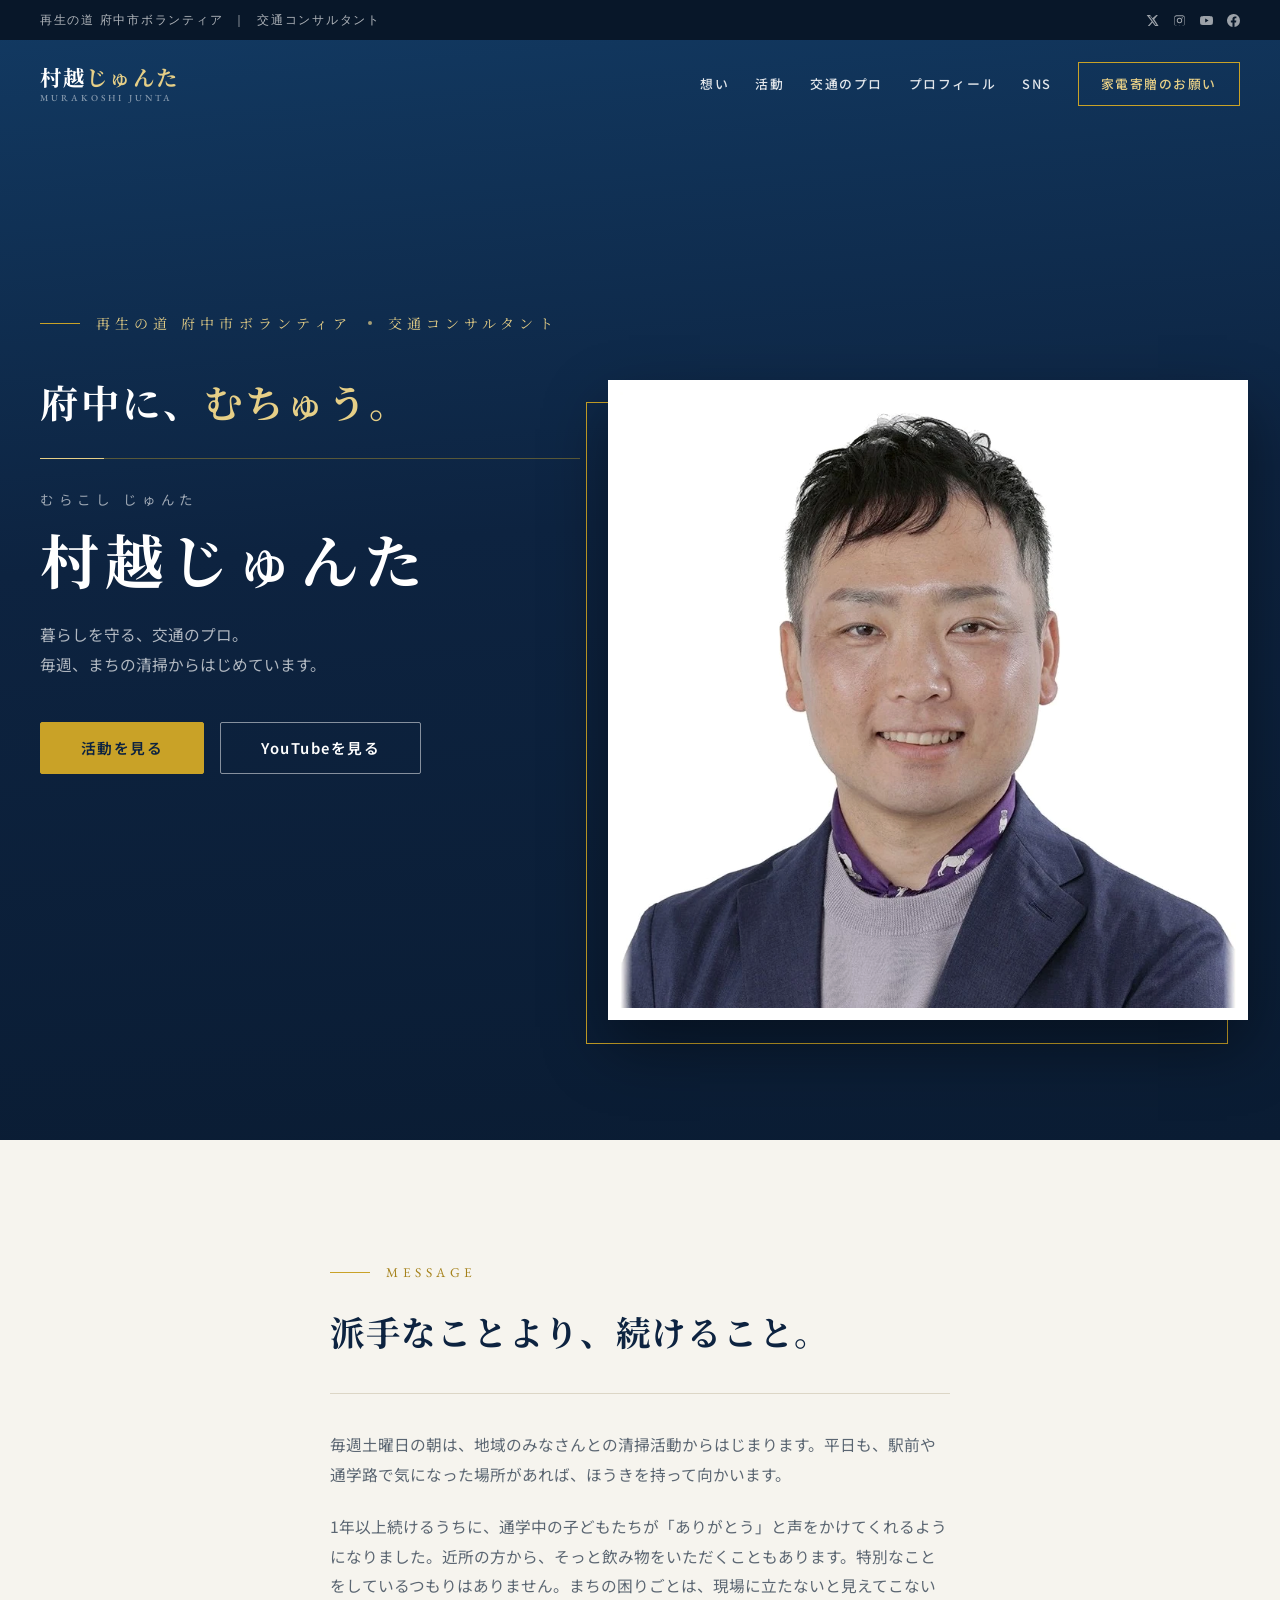
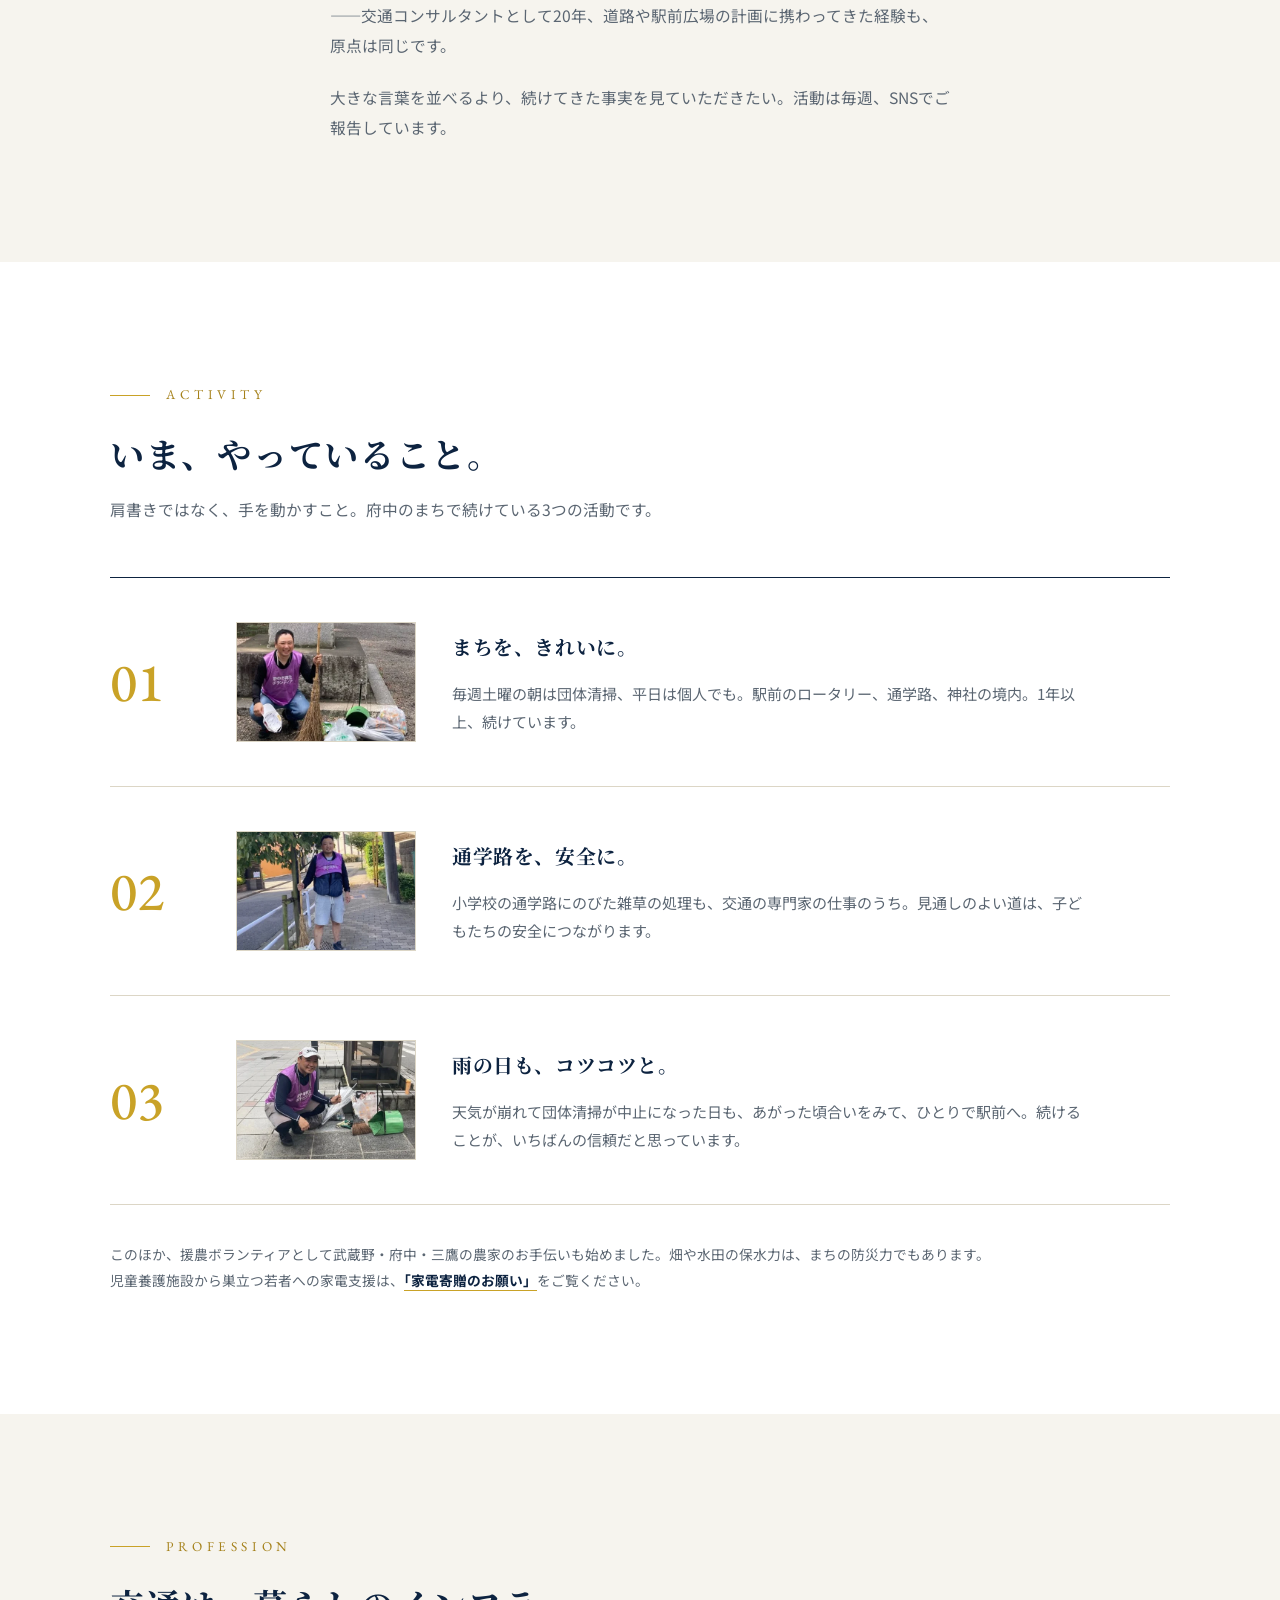
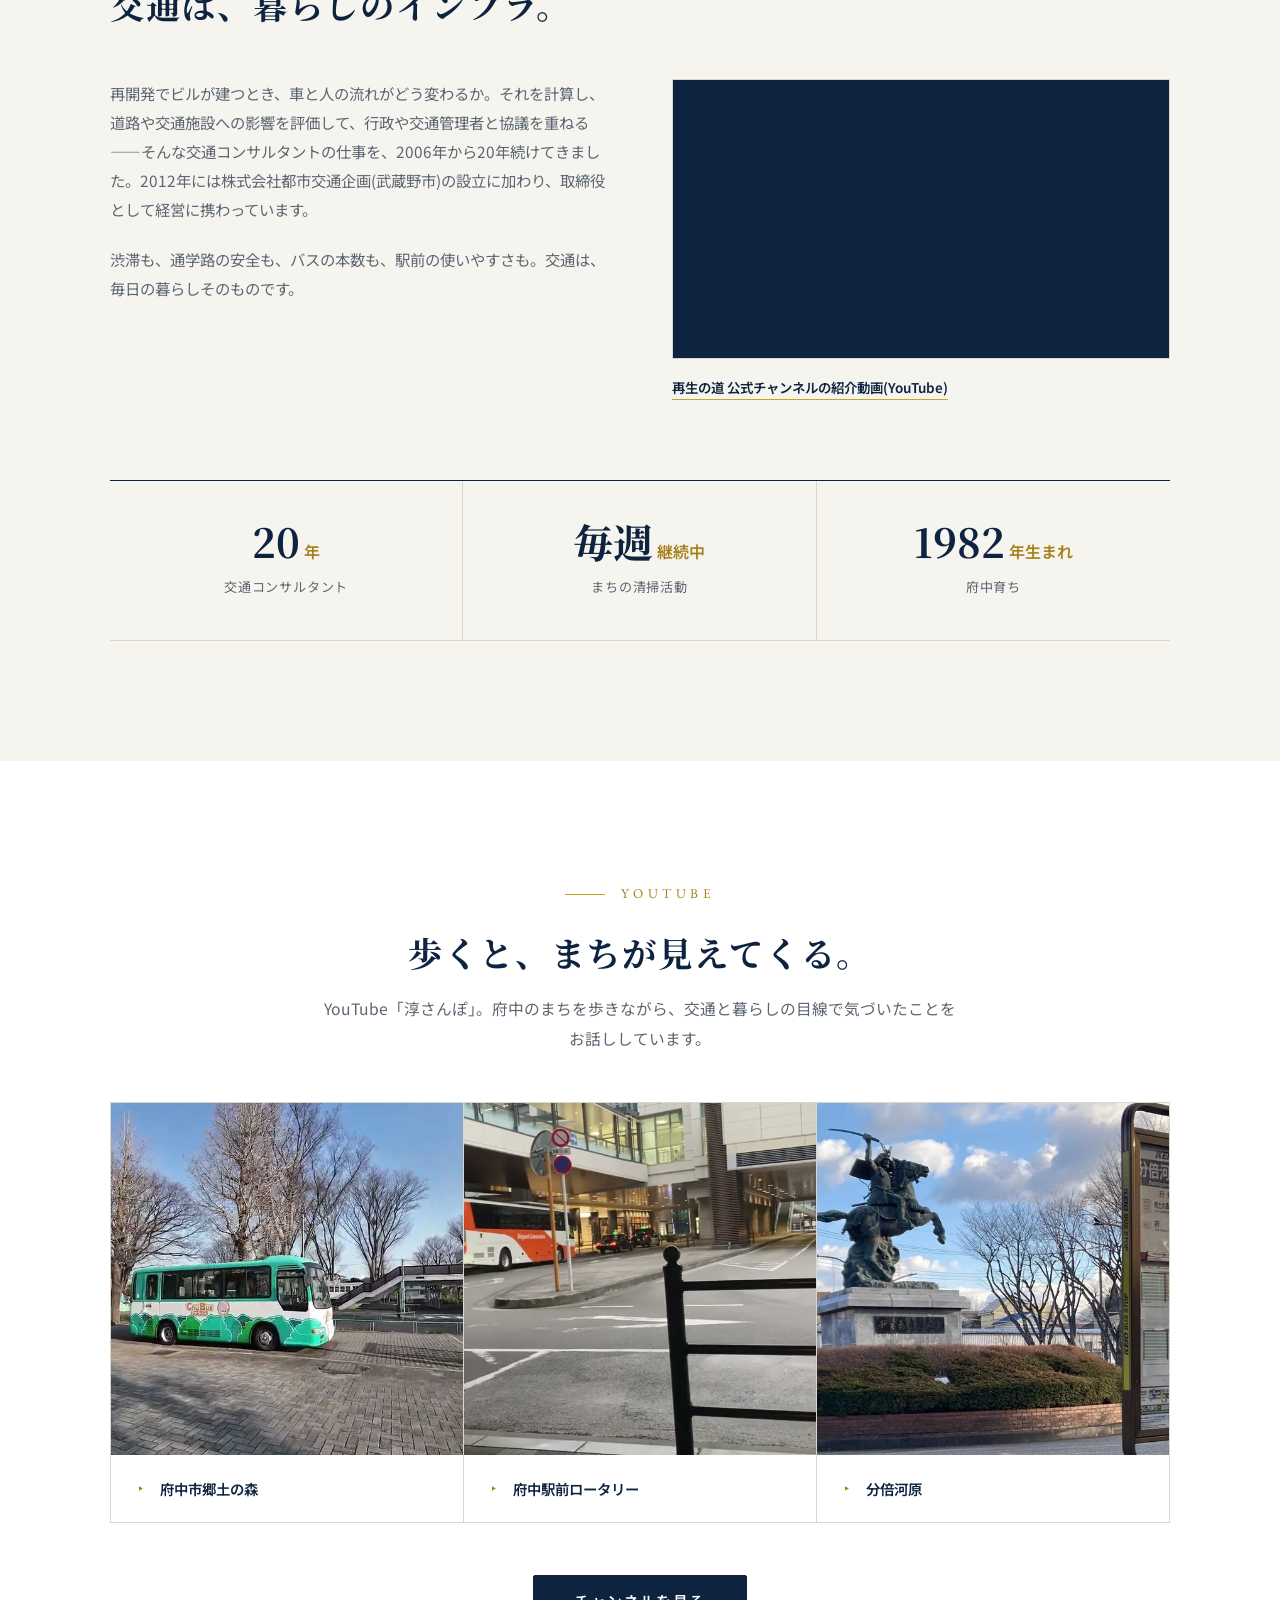
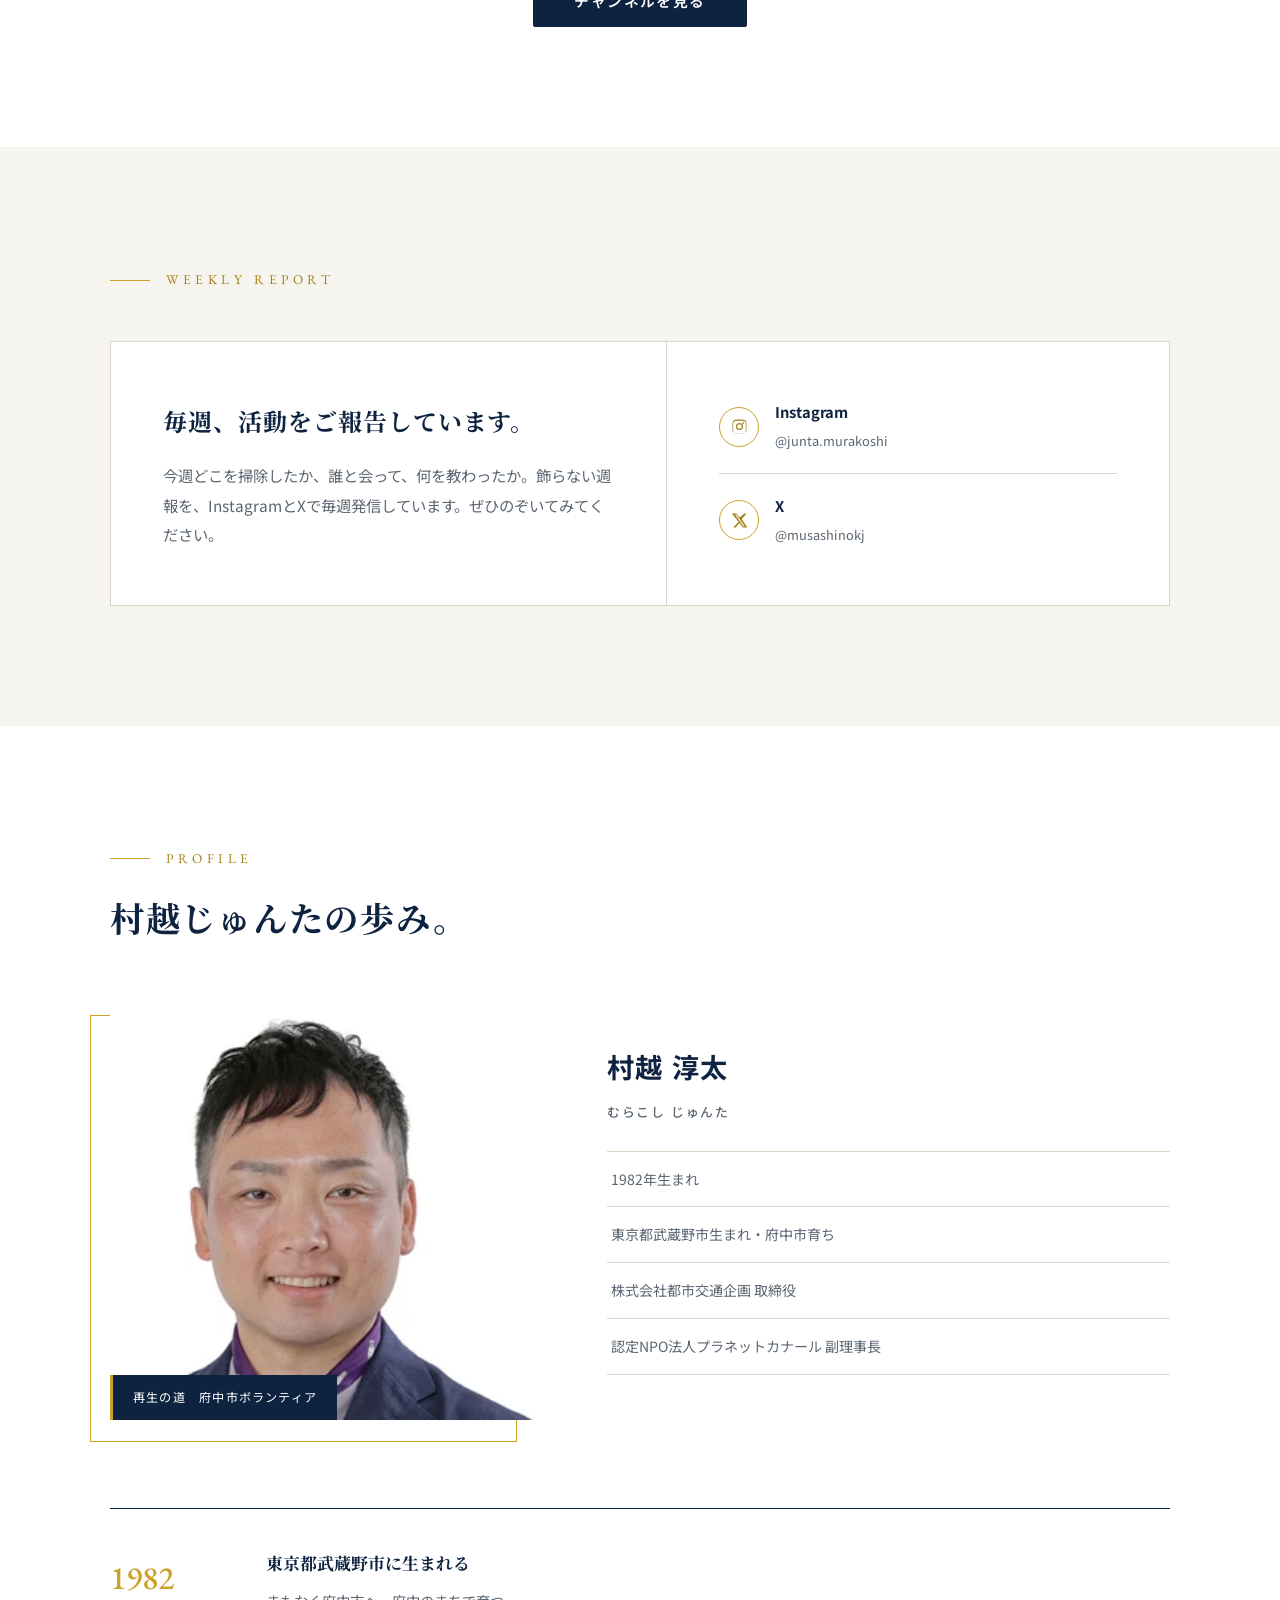
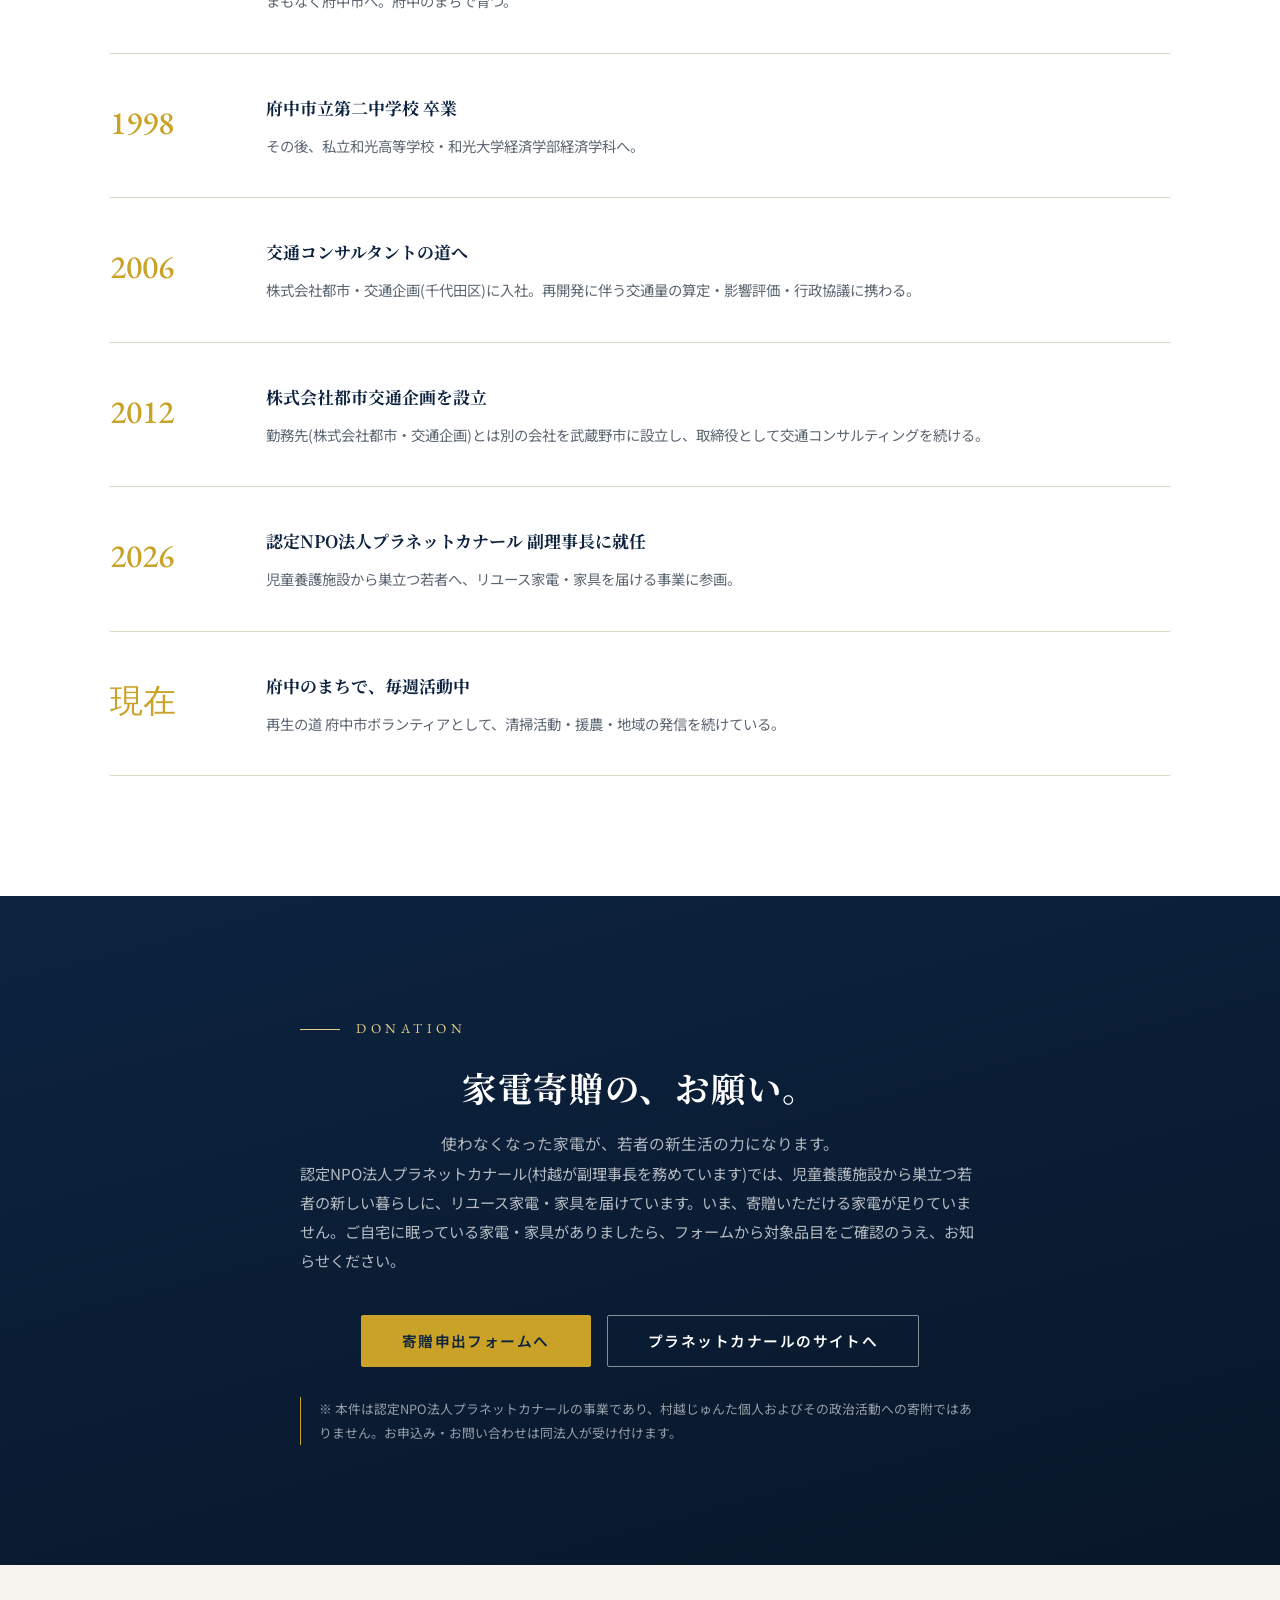
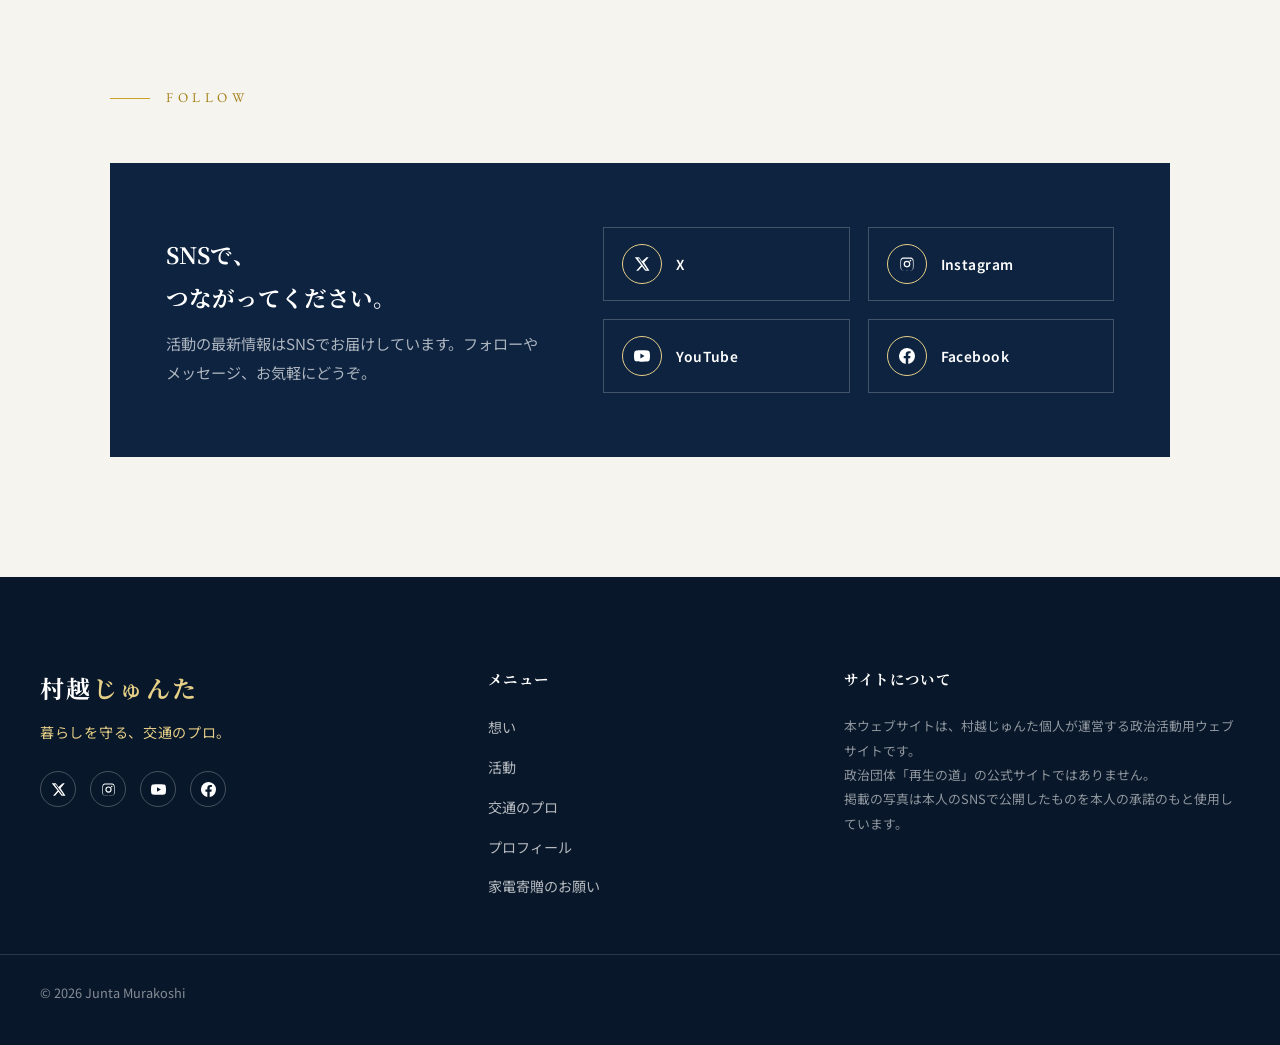
<file: patterns/pattern-02.html>
<!DOCTYPE html>
<html lang="ja">
<head>
<meta charset="UTF-8">
<meta name="viewport" content="width=device-width, initial-scale=1.0">
<meta name="robots" content="noindex, nofollow">
<title>村越じゅんた 公式サイト｜府中に、むちゅう。｜Corporate Navy</title>
<meta name="description" content="村越じゅんた(むらこし じゅんた)公式サイト。交通コンサルタント20年。府中のまちで、毎週の清掃活動と子ども・若者への支援を続けています。">
<meta property="og:type" content="website">
<meta property="og:title" content="村越じゅんた 公式サイト｜府中に、むちゅう。">
<meta property="og:description" content="交通コンサルタント20年。府中のまちで、毎週の清掃活動と子ども・若者への支援を続けています。">
<meta property="og:image" content="../assets/img/ogp.png">
<meta name="twitter:card" content="summary_large_image">
<link rel="icon" href="../assets/img/favicon-64.png" type="image/png">
<link rel="apple-touch-icon" href="../assets/img/apple-touch-icon.png">
<link rel="preconnect" href="https://fonts.googleapis.com">
<link rel="preconnect" href="https://fonts.gstatic.com" crossorigin>
<link href="https://fonts.googleapis.com/css2?family=Noto+Serif+JP:wght@500;600;700;900&family=Noto+Sans+JP:wght@400;500;600;700&family=EB+Garamond:ital,wght@0,500;0,600;1,500&display=swap" rel="stylesheet">
<style>
:root{
  --navy-deep:#0d2340;
  --navy:#123a63;
  --navy-black:#081729;
  --gold:#c9a227;
  --gold-deep:#a5811a;
  --gold-soft:#e6cf87;
  --paper:#ffffff;
  --paper-soft:#f6f4ee;
  --ink:#1c2530;
  --ink-soft:#5b6672;
  --line:#dcd6c6;
  --maxw:1140px;
  --topbar-h:40px;
  --header-h:88px;
  --header-h-sm:64px;
}
*{box-sizing:border-box;margin:0;padding:0;}
html{scroll-behavior:smooth;}
body{
  font-family:"Noto Sans JP",sans-serif;
  color:var(--ink);
  background:var(--paper);
  line-height:1.9;
  font-size:15px;
  overflow-x:hidden;
  -webkit-font-smoothing:antialiased;
}
img{max-width:100%;display:block;}
a{color:inherit;text-decoration:none;}
ul,ol{list-style:none;}
button{font-family:inherit;cursor:pointer;border:none;background:none;color:inherit;}
h1,h2,h3{font-family:"Noto Serif JP",serif;}
[id]{scroll-margin-top:84px;}
.wrap{max-width:var(--maxw);margin:0 auto;padding:0 40px;}
.wrap--wide{max-width:1280px;}
section{padding:120px 0;}

@media (prefers-reduced-motion:reduce){
  *{animation-duration:.001ms!important;animation-iteration-count:1!important;transition-duration:.001ms!important;}
  html{scroll-behavior:auto;}
}

/* ---------- shared ---------- */
.eyebrow{
  display:flex;align-items:center;gap:16px;
  font-family:"EB Garamond",serif;font-size:.84rem;letter-spacing:.34em;
  color:var(--gold-deep);text-transform:uppercase;margin-bottom:20px;
}
.eyebrow::before{content:"";width:40px;height:1px;background:var(--gold);}
.eyebrow--light{color:var(--gold-soft);}
.eyebrow--light::before{background:var(--gold-soft);}
.sec-head h2{font-size:clamp(1.7rem,3vw,2.15rem);color:var(--navy-deep);letter-spacing:.05em;font-weight:700;line-height:1.5;margin-bottom:16px;}
.sec-head h2.light{color:#fff;}
.sec-head p.lead{color:var(--ink-soft);font-size:.98rem;max-width:640px;}
.sec-head p.lead.light{color:rgba(255,255,255,.68);}
.sec-head--center{text-align:center;}
.sec-head--center .eyebrow{justify-content:center;}
.sec-head--center p.lead{margin:0 auto;}

.btn{
  display:inline-flex;align-items:center;justify-content:center;gap:10px;
  height:52px;padding:0 40px;font-size:.92rem;letter-spacing:.1em;
  border:1px solid transparent;border-radius:2px;transition:.3s;font-weight:600;
}
.btn-gold{background:var(--gold);border-color:var(--gold);color:var(--navy-deep);}
.btn-gold:hover{background:#fff;border-color:#fff;color:var(--navy-deep);}
.btn-ghost{background:transparent;border-color:rgba(255,255,255,.5);color:#fff;}
.btn-ghost:hover{background:#fff;border-color:#fff;color:var(--navy-deep);}
.btn-navy{background:var(--navy-deep);border-color:var(--navy-deep);color:#fff;}
.btn-navy:hover{background:var(--gold);border-color:var(--gold);color:var(--navy-deep);}
@media (max-width:480px){.btn{height:48px;padding:0 30px;font-size:.86rem;}}

/* ---------- utility bar ---------- */
.topbar{
  position:fixed;top:0;left:0;right:0;height:var(--topbar-h);z-index:1001;
  background:var(--navy-black);transition:transform .3s ease;
}
.topbar.hide{transform:translateY(-100%);}
.topbar-inner{
  max-width:1280px;margin:0 auto;padding:0 40px;height:100%;
  display:flex;align-items:center;justify-content:space-between;gap:20px;
}
.topbar-tag{
  font-family:"EB Garamond",serif;font-size:.78rem;letter-spacing:.14em;color:rgba(255,255,255,.68);
  display:flex;align-items:center;gap:10px;white-space:nowrap;overflow:hidden;text-overflow:ellipsis;
}
.topbar-tag b{color:var(--gold-soft);font-weight:500;}
.topbar-sns{display:flex;align-items:center;gap:14px;flex-shrink:0;}
.topbar-sns a{color:rgba(255,255,255,.6);display:flex;transition:color .2s ease;}
.topbar-sns a:hover{color:var(--gold-soft);}
.topbar-sns svg{width:13px;height:13px;fill:currentColor;}
@media (max-width:700px){.topbar-tag{font-size:.68rem;}}
@media (max-width:520px){.topbar-tag span.full{display:none;}}

/* ---------- header ---------- */
header{
  position:fixed;top:var(--topbar-h);left:0;right:0;z-index:1000;
  background:transparent;border-bottom:1px solid transparent;
  transition:background .35s ease,border-color .35s ease,top .3s ease;
}
header.scrolled{
  top:0;background:rgba(13,35,64,.94);border-bottom:1px solid rgba(255,255,255,.14);
  -webkit-backdrop-filter:blur(8px);backdrop-filter:blur(8px);
}
.nav-inner{
  max-width:1280px;margin:0 auto;padding:0 40px;
  display:flex;align-items:center;justify-content:space-between;
  height:var(--header-h);transition:height .3s ease;
}
header.scrolled .nav-inner{height:var(--header-h-sm);}
.logo{font-family:"Noto Serif JP",serif;font-size:1.34rem;font-weight:700;color:#fff;letter-spacing:.1em;line-height:1.2;}
.logo span{color:var(--gold-soft);}
.logo small{display:block;font-family:"EB Garamond",serif;font-weight:500;font-size:.58rem;letter-spacing:.32em;color:rgba(255,255,255,.5);margin-top:3px;text-transform:uppercase;}
.main-nav{display:flex;align-items:center;gap:26px;}
.main-nav a{font-size:.8rem;color:rgba(255,255,255,.88);letter-spacing:.12em;font-weight:500;position:relative;padding:8px 0;}
.main-nav a:not(.nav-cta)::after{content:"";position:absolute;left:0;bottom:2px;width:0;height:1px;background:var(--gold-soft);transition:width .3s;}
.main-nav a:not(.nav-cta):hover::after{width:100%;}
.main-nav a:not(.nav-cta):hover{color:var(--gold-soft);}
.nav-cta{border:1px solid var(--gold);color:var(--gold-soft)!important;padding:9px 22px!important;letter-spacing:.1em;transition:.3s;}
.nav-cta:hover{background:var(--gold);color:var(--navy-deep)!important;}

.burger{display:none;flex-direction:column;gap:5px;width:26px;z-index:1200;}
.burger span{display:block;height:2px;width:100%;background:#fff;transition:.3s;}
.burger[aria-expanded="true"] span:nth-child(1){transform:translateY(7px) rotate(45deg);}
.burger[aria-expanded="true"] span:nth-child(2){opacity:0;}
.burger[aria-expanded="true"] span:nth-child(3){transform:translateY(-7px) rotate(-45deg);}
.mobile-menu{
  position:fixed;top:0;right:0;height:100vh;width:80%;max-width:340px;
  background:var(--navy-deep);transform:translateX(100%);transition:transform .35s ease;
  z-index:1150;padding:110px 36px 40px;display:flex;flex-direction:column;gap:22px;overflow-y:auto;
}
.mobile-menu.open{transform:translateX(0);}
.mobile-menu a{color:#fff;font-size:1rem;letter-spacing:.06em;font-family:"Noto Serif JP",serif;}
.mobile-menu .mm-cta{display:inline-block;background:var(--gold);color:var(--navy-deep);padding:12px 20px;text-align:center;margin-top:8px;font-weight:700;}
.overlay{position:fixed;inset:0;background:rgba(8,23,41,.55);opacity:0;pointer-events:none;transition:opacity .35s;z-index:1120;}
.overlay.show{opacity:1;pointer-events:auto;}
@media (max-width:1024px){
  .main-nav{display:none;}
  .burger{display:flex;}
}

/* ---------- hero ---------- */
#top{position:relative;min-height:100vh;background:linear-gradient(175deg,#123a63 0%,#0d2340 46%,#0a1c33 100%);overflow:hidden;}
.hero-inner{max-width:1320px;margin:0 auto;padding:0 40px;min-height:100vh;position:relative;}
.hero-text{max-width:540px;padding:calc(var(--topbar-h) + var(--header-h) + 62px) 0 72px;position:relative;z-index:2;}
.hero-text .kicker{display:flex;align-items:center;gap:16px;font-family:"Noto Serif JP",serif;font-size:.88rem;letter-spacing:.36em;color:var(--gold-soft);margin-bottom:32px;}
.hero-text .kicker::before{content:"";width:40px;height:1px;background:var(--gold);}
.hero-text .kicker-sep{width:4px;height:4px;border-radius:50%;background:var(--gold-soft);display:inline-block;opacity:.7;}
.hero-catch{
  font-size:clamp(1.7rem,3vw,2.5rem);line-height:1.7;color:#fff;font-weight:700;letter-spacing:.08em;
  padding-bottom:24px;margin-bottom:28px;border-bottom:1px solid rgba(201,162,39,.4);position:relative;
}
.hero-catch::after{content:"";position:absolute;left:0;bottom:-1px;width:64px;height:1px;background:var(--gold-soft);}
.hero-catch .accent{color:var(--gold-soft);}
.name-kana{font-size:.84rem;color:rgba(255,255,255,.6);letter-spacing:.42em;margin-bottom:10px;}
.name-kanji{font-family:"Noto Serif JP",serif;font-size:clamp(2.6rem,4.6vw,4rem);font-weight:700;color:#fff;letter-spacing:.1em;line-height:1.22;margin-bottom:26px;}
.hero-lead{color:rgba(255,255,255,.68);font-size:.98rem;max-width:440px;margin-bottom:42px;}
.hero-btns{display:flex;gap:16px;flex-wrap:wrap;}
.hero-visual{position:absolute;right:max(32px, calc(50vw - 660px));bottom:0;z-index:1;height:min(74vh,640px);}
.hero-photo-frame{position:relative;height:100%;}
.hero-photo-frame::before{content:"";position:absolute;top:22px;left:-22px;width:100%;height:100%;border:1px solid var(--gold);z-index:0;}
.hero-photo-frame .frame{position:relative;z-index:1;height:100%;aspect-ratio:1/1;background:#fff;padding:12px;box-sizing:border-box;box-shadow:0 28px 60px rgba(0,0,0,.4);}
.hero-photo-frame img{width:100%;height:100%;object-fit:cover;display:block;filter:grayscale(6%) contrast(1.02);}
@media (max-width:1024px){
  #top{min-height:0;}
  .hero-inner{min-height:0;padding-bottom:0;}
  .hero-text{max-width:640px;margin:0 auto;text-align:center;padding:calc(var(--topbar-h) + var(--header-h) + 40px) 0 40px;}
  .hero-text .kicker{justify-content:center;}
  .hero-lead{margin-left:auto;margin-right:auto;}
  .hero-btns{justify-content:center;}
  .hero-visual{position:static;height:auto;display:flex;justify-content:center;margin:0 auto 56px;}
  .hero-photo-frame{height:auto;width:min(70vw,340px);}
  .hero-photo-frame::before{display:none;}
}
@media (max-width:480px){
  .hero-catch{font-size:1.3rem;}
  .name-kanji{font-size:2.6rem;}
}

/* ---------- message ---------- */
#message{background:var(--paper-soft);}
.message-wrap{max-width:700px;}
.message-body{margin-top:36px;border-top:1px solid var(--line);padding-top:36px;}
.message-body p{color:var(--ink-soft);font-size:.98rem;margin-bottom:22px;}
.message-body p:last-child{margin-bottom:0;}
@media (max-width:768px){section{padding:76px 0;}}

/* ---------- activity: numbered vertical list ---------- */
.num-list{border-top:1px solid var(--navy-deep);margin-top:52px;}
.num-row{display:grid;grid-template-columns:90px 180px 1fr;gap:36px;align-items:center;padding:44px 0;border-bottom:1px solid var(--line);}
.num-row .num{font-family:"EB Garamond",serif;font-size:3.4rem;font-weight:500;color:var(--gold);line-height:1;}
.num-row .thumb{aspect-ratio:3/2;overflow:hidden;border:1px solid var(--line);}
.num-row .thumb img{width:100%;height:100%;object-fit:cover;filter:grayscale(8%);}
.num-row h3{font-size:1.24rem;color:var(--navy-deep);margin-bottom:14px;font-weight:700;letter-spacing:.03em;}
.num-row p{color:var(--ink-soft);font-size:.94rem;max-width:640px;}
.activity-note{margin-top:36px;color:var(--ink-soft);font-size:.86rem;max-width:900px;}
.activity-note a{color:var(--navy-deep);font-weight:700;border-bottom:1px solid var(--gold);}
@media (max-width:860px){
  .num-row{grid-template-columns:56px 130px 1fr;gap:24px;padding:36px 0;}
  .num-row .num{font-size:2.5rem;}
}
@media (max-width:560px){
  .num-row{grid-template-columns:1fr;gap:16px;}
  .num-row .thumb{max-width:220px;}
  .num-row .num{font-size:2rem;}
}

/* ---------- work ---------- */
#work{background:var(--paper-soft);}
.work-grid{display:grid;grid-template-columns:1fr 1fr;gap:64px;margin-top:48px;align-items:start;}
.work-para{color:var(--ink-soft);font-size:.96rem;margin-bottom:20px;}
.work-para:last-of-type{margin-bottom:0;}
.video-frame{position:relative;aspect-ratio:16/9;overflow:hidden;border:1px solid var(--line);background:var(--navy-deep);}
.video-frame iframe{position:absolute;inset:0;width:100%;height:100%;border:0;}
.video-caption{margin-top:16px;font-size:.84rem;}
.video-caption a{color:var(--navy-deep);font-weight:600;border-bottom:1px solid var(--gold);padding-bottom:2px;}
.work-facts{margin-top:80px;border-top:1px solid var(--navy-deep);border-bottom:1px solid var(--line);}
.work-facts-grid{display:grid;grid-template-columns:repeat(3,1fr);}
.wf-cell{padding:40px 24px;text-align:center;border-right:1px solid var(--line);}
.wf-cell:last-child{border-right:none;}
.wf-num{font-family:"Noto Serif JP",serif;font-size:2.5rem;font-weight:700;color:var(--navy-deep);line-height:1;}
.wf-num .unit{font-size:1rem;color:var(--gold-deep);margin-left:4px;font-family:"Noto Sans JP",sans-serif;font-weight:600;}
.wf-label{margin-top:14px;font-size:.82rem;letter-spacing:.06em;color:var(--ink-soft);}
@media (max-width:860px){.work-grid{grid-template-columns:1fr;gap:40px;}}
@media (max-width:520px){
  .work-facts-grid{grid-template-columns:1fr;}
  .wf-cell{border-right:none;border-bottom:1px solid var(--line);}
  .wf-cell:last-child{border-bottom:none;}
}

/* ---------- sanpo: hairline grid ---------- */
.sanpo-grid{display:grid;grid-template-columns:repeat(3,1fr);gap:1px;background:var(--line);border:1px solid var(--line);margin-top:48px;}
.sanpo-cell{background:#fff;}
.sanpo-cell .thumb{aspect-ratio:1/1;overflow:hidden;}
.sanpo-cell .thumb img{width:100%;height:100%;object-fit:cover;filter:grayscale(10%);transition:filter .3s ease;}
.sanpo-cell:hover .thumb img{filter:grayscale(0);}
.sanpo-cell .cap{padding:20px 22px;display:flex;align-items:center;gap:12px;}
.sanpo-cell .cap svg{width:15px;height:15px;fill:var(--gold-deep);flex-shrink:0;}
.sanpo-cell .cap span{font-size:.9rem;font-weight:600;color:var(--navy-deep);}
.sanpo-more{text-align:center;margin-top:52px;}
@media (max-width:640px){.sanpo-grid{grid-template-columns:repeat(2,1fr);}}
@media (max-width:400px){.sanpo-grid{grid-template-columns:1fr;}}

/* ---------- weekly ---------- */
#weekly{background:var(--paper-soft);}
.weekly-panel{margin-top:48px;border:1px solid var(--line);display:grid;grid-template-columns:1.05fr .95fr;background:#fff;}
.wp-text{padding:56px 52px;}
.wp-text p{color:var(--ink-soft);font-size:.96rem;}
.wp-sns{padding:56px 52px;border-left:1px solid var(--line);display:flex;flex-direction:column;justify-content:center;gap:0;}
.wp-row{display:flex;align-items:center;gap:16px;padding:18px 0;border-bottom:1px solid var(--line);}
.wp-row:last-child{border-bottom:none;padding-bottom:0;}
.wp-row:first-child{padding-top:0;}
.wp-ic{width:40px;height:40px;border-radius:50%;border:1px solid var(--gold);display:flex;align-items:center;justify-content:center;flex-shrink:0;color:var(--gold-deep);}
.wp-ic svg{width:17px;height:17px;fill:currentColor;}
.wp-row strong{display:block;font-size:.92rem;color:var(--navy-deep);}
.wp-row small{color:var(--ink-soft);font-size:.8rem;}
@media (max-width:860px){
  .weekly-panel{grid-template-columns:1fr;}
  .wp-sns{border-left:none;border-top:1px solid var(--line);}
  .wp-text,.wp-sns{padding:40px 32px;}
}

/* ---------- profile ---------- */
.profile-top{display:grid;grid-template-columns:.86fr 1.14fr;gap:72px;align-items:center;margin-top:52px;}
.profile-photo{position:relative;}
.profile-photo::before{content:"";position:absolute;top:20px;left:-20px;width:100%;height:100%;border:1px solid var(--gold);z-index:-1;}
.profile-photo .frame{aspect-ratio:1/1;overflow:hidden;}
.profile-photo img{width:100%;height:100%;object-fit:cover;filter:grayscale(8%);}
.profile-badge{position:absolute;left:0;bottom:0;background:var(--navy-deep);color:#fff;padding:11px 20px;font-size:.76rem;letter-spacing:.1em;border-left:3px solid var(--gold);}
.profile-name{font-size:1.7rem;color:var(--navy-deep);font-weight:700;margin-bottom:4px;letter-spacing:.06em;}
.profile-name span{display:block;font-size:.8rem;color:var(--ink-soft);font-weight:500;letter-spacing:.14em;margin-top:8px;}
.profile-tags{margin-top:26px;display:flex;flex-direction:column;gap:0;border-top:1px solid var(--line);}
.profile-tags li{font-size:.88rem;color:var(--ink-soft);padding:14px 4px;border-bottom:1px solid var(--line);}
.timeline-list{border-top:1px solid var(--navy-deep);margin-top:88px;}
.timeline-row{display:grid;grid-template-columns:120px 1fr;gap:36px;padding:38px 0;border-bottom:1px solid var(--line);}
.timeline-row .num{font-family:"EB Garamond",serif;font-size:2.05rem;font-weight:500;color:var(--gold);}
.timeline-row h3{font-size:1.06rem;color:var(--navy-deep);margin-bottom:8px;font-weight:700;}
.timeline-row p{color:var(--ink-soft);font-size:.9rem;}
@media (max-width:860px){
  .profile-top{grid-template-columns:1fr;gap:44px;}
  .profile-photo{max-width:340px;margin:0 auto;width:100%;}
  .timeline-list{margin-top:56px;}
}
@media (max-width:560px){.timeline-row{grid-template-columns:76px 1fr;gap:18px;padding:26px 0;}.timeline-row .num{font-size:1.5rem;}}

/* ---------- reuse ---------- */
#reuse{background:linear-gradient(165deg,var(--navy-deep),var(--navy-black));color:rgba(255,255,255,.86);}
.reuse-inner{max-width:680px;margin:0 auto;text-align:center;}
.reuse-inner .lead{margin:0 auto 22px;}
.reuse-text{color:rgba(255,255,255,.7);font-size:.95rem;margin-bottom:40px;text-align:left;}
.reuse-btns{display:flex;flex-wrap:wrap;justify-content:center;gap:16px;margin-bottom:30px;}
.reuse-note{font-size:.8rem;color:rgba(255,255,255,.58);text-align:left;border-left:1px solid var(--gold);padding-left:18px;}

/* ---------- contact ---------- */
#contact{background:var(--paper-soft);}
.contact-panel{margin-top:52px;background:var(--navy-deep);padding:64px 56px;display:grid;grid-template-columns:.86fr 1.14fr;gap:52px;align-items:center;}
.contact-panel .cp-left h2{color:#fff;}
.contact-panel .cp-left p{color:rgba(255,255,255,.66);font-size:.95rem;margin-top:10px;}
.contact-sns-grid{display:grid;grid-template-columns:repeat(2,1fr);gap:18px;}
.contact-sns-grid a{display:flex;align-items:center;gap:14px;padding:16px 18px;border:1px solid rgba(255,255,255,.22);transition:border-color .25s ease,background .25s ease;}
.contact-sns-grid a:hover{border-color:var(--gold-soft);background:rgba(255,255,255,.05);}
.cs-ic{width:40px;height:40px;border-radius:50%;border:1px solid var(--gold-soft);display:flex;align-items:center;justify-content:center;flex-shrink:0;}
.cs-ic svg{width:16px;height:16px;fill:#fff;}
.contact-sns-grid span{color:#fff;font-size:.86rem;font-weight:600;letter-spacing:.03em;}
@media (max-width:860px){.contact-panel{grid-template-columns:1fr;padding:44px 32px;}}
@media (max-width:480px){.contact-sns-grid{grid-template-columns:1fr;}}

/* ---------- footer ---------- */
footer{background:var(--navy-black);color:rgba(255,255,255,.75);padding-top:88px;}
.footer-grid{max-width:1280px;margin:0 auto;padding:0 40px 54px;display:grid;grid-template-columns:1.3fr 1fr 1.3fr;gap:52px;border-bottom:1px solid rgba(255,255,255,.14);}
.footer-logo{font-family:"Noto Serif JP",serif;font-size:1.5rem;color:#fff;font-weight:700;margin-bottom:8px;letter-spacing:.1em;}
.footer-logo span{color:var(--gold-soft);}
.footer-tag{font-size:.88rem;color:var(--gold-soft);margin-bottom:26px;letter-spacing:.05em;}
.footer-social{display:flex;gap:14px;}
.footer-social a{width:36px;height:36px;border:1px solid rgba(255,255,255,.25);border-radius:50%;display:flex;align-items:center;justify-content:center;transition:.25s;}
.footer-social a:hover{background:var(--gold);border-color:var(--gold);}
.footer-social svg{width:15px;height:15px;fill:#fff;}
footer h4{color:#fff;font-size:.9rem;letter-spacing:.1em;margin-bottom:22px;font-family:"Noto Serif JP",serif;}
.footer-nav-list{display:flex;flex-direction:column;gap:13px;}
.footer-nav-list a{font-size:.88rem;color:rgba(255,255,255,.7);}
.footer-nav-list a:hover{color:var(--gold-soft);}
.footer-note{font-size:.8rem;color:rgba(255,255,255,.55);line-height:1.9;}
.footer-bottom{max-width:1280px;margin:0 auto;padding:26px 40px 40px;display:flex;justify-content:space-between;flex-wrap:wrap;gap:12px;font-size:.8rem;color:rgba(255,255,255,.5);}
@media (max-width:860px){.footer-grid{grid-template-columns:1fr 1fr;gap:40px;}}
@media (max-width:560px){.footer-grid{grid-template-columns:1fr;padding-top:56px;}}

.back-top{
  position:fixed;right:28px;bottom:28px;width:50px;height:50px;border-radius:50%;
  background:var(--navy-deep);border:1px solid var(--gold);color:var(--gold-soft);
  display:flex;align-items:center;justify-content:center;z-index:900;opacity:0;pointer-events:none;transition:.3s;
}
.back-top svg{width:18px;height:18px;fill:none;stroke:currentColor;stroke-width:1.5;stroke-linecap:round;stroke-linejoin:round;}
.back-top.show{opacity:1;pointer-events:auto;}
.back-top:hover{background:var(--gold);color:var(--navy-deep);}
@media (max-width:600px){.back-top{width:44px;height:44px;right:16px;bottom:16px;}}
</style>
</head>
<body>

<!-- ================= UTILITY BAR ================= -->
<div class="topbar" id="topbar">
  <div class="topbar-inner">
    <p class="topbar-tag"><span class="full">再生の道 府中市ボランティア</span><span aria-hidden="true">｜</span>交通コンサルタント</p>
    <div class="topbar-sns">
      <a href="https://x.com/musashinokj" target="_blank" rel="noopener" aria-label="X"><svg viewBox="0 0 24 24"><path d="M18.9 2H22l-6.8 7.8L23.2 22h-6.3l-4.9-6.4L6.4 22H3.3l7.3-8.3L1.2 2h6.4l4.4 5.9L18.9 2zm-1.1 18.1h1.7L7.7 3.8H5.8l12 16.3z"/></svg></a>
      <a href="https://www.instagram.com/junta.murakoshi" target="_blank" rel="noopener" aria-label="Instagram"><svg viewBox="0 0 24 24"><path d="M12 2.2c3.2 0 3.6 0 4.9.1 1.2.1 1.8.2 2.2.4.6.2 1 .5 1.4.9.4.4.7.8.9 1.4.2.4.4 1 .4 2.2.1 1.3.1 1.6.1 4.9s0 3.6-.1 4.9c-.1 1.2-.2 1.8-.4 2.2-.2.6-.5 1-.9 1.4-.4.4-.8.7-1.4.9-.4.2-1 .4-2.2.4-1.3.1-1.6.1-4.9.1s-3.6 0-4.9-.1c-1.2-.1-1.8-.2-2.2-.4-.6-.2-1-.5-1.4-.9-.4-.4-.7-.8-.9-1.4-.2-.4-.4-1-.4-2.2-.1-1.3-.1-1.6-.1-4.9s0-3.6.1-4.9c.1-1.2.2-1.8.4-2.2.2-.6.5-1 .9-1.4.4-.4.8-.7 1.4-.9.4-.2 1-.4 2.2-.4 1.3-.1 1.6-.1 4.9-.1zm0 1.8c-3.1 0-3.5 0-4.8.1-1.1.1-1.5.2-1.9.3-.5.2-.8.4-1.1.7-.3.3-.5.6-.7 1.1-.1.4-.3.8-.3 1.9-.1 1.2-.1 1.6-.1 4.8s0 3.5.1 4.8c.1 1.1.2 1.5.3 1.9.2.5.4.8.7 1.1.3.3.6.5 1.1.7.4.1.8.3 1.9.3 1.2.1 1.6.1 4.8.1s3.5 0 4.8-.1c1.1-.1 1.5-.2 1.9-.3.5-.2.8-.4 1.1-.7.3-.3.5-.6.7-1.1.1-.4.3-.8.3-1.9.1-1.2.1-1.6.1-4.8s0-3.5-.1-4.8c-.1-1.1-.2-1.5-.3-1.9-.2-.5-.4-.8-.7-1.1-.3-.3-.6-.5-1.1-.7-.4-.1-.8-.3-1.9-.3-1.2-.1-1.6-.1-4.8-.1zm0 3.1a5 5 0 1 1 0 10 5 5 0 0 1 0-10zm0 1.8a3.2 3.2 0 1 0 0 6.4 3.2 3.2 0 0 0 0-6.4zm5.2-3.1a1.2 1.2 0 1 1 0 2.4 1.2 1.2 0 0 1 0-2.4z"/></svg></a>
      <a href="https://www.youtube.com/@Junta.Murakoshi" target="_blank" rel="noopener" aria-label="YouTube"><svg viewBox="0 0 24 24"><path d="M23.5 6.2a3 3 0 0 0-2.1-2.1C19.5 3.5 12 3.5 12 3.5s-7.5 0-9.4.6A3 3 0 0 0 .5 6.2 31.3 31.3 0 0 0 0 12a31.3 31.3 0 0 0 .5 5.8 3 3 0 0 0 2.1 2.1c1.9.6 9.4.6 9.4.6s7.5 0 9.4-.6a3 3 0 0 0 2.1-2.1A31.3 31.3 0 0 0 24 12a31.3 31.3 0 0 0-.5-5.8zM9.6 15.6V8.4L15.8 12l-6.2 3.6z"/></svg></a>
      <a href="https://www.facebook.com/JuntaMurakoshi" target="_blank" rel="noopener" aria-label="Facebook"><svg viewBox="0 0 24 24"><path d="M24 12a12 12 0 1 0-13.9 11.9v-8.4h-3V12h3V9.4c0-3 1.8-4.7 4.6-4.7 1.3 0 2.7.2 2.7.2v3h-1.5c-1.5 0-2 .9-2 1.9V12h3.3l-.5 3.5h-2.8v8.4A12 12 0 0 0 24 12z"/></svg></a>
    </div>
  </div>
</div>

<!-- ================= HEADER ================= -->
<header id="siteHeader">
  <div class="nav-inner">
    <a href="#top" class="logo">村越<span>じゅんた</span><small>MURAKOSHI JUNTA</small></a>
    <nav class="main-nav">
      <a href="#message">想い</a>
      <a href="#activity">活動</a>
      <a href="#work">交通のプロ</a>
      <a href="#profile">プロフィール</a>
      <a href="#contact">SNS</a>
      <a href="#reuse" class="nav-cta">家電寄贈のお願い</a>
    </nav>
    <button class="burger" id="burger" aria-expanded="false" aria-controls="mobileMenu" aria-label="メニューを開く"><span></span><span></span><span></span></button>
  </div>
</header>

<div class="overlay" id="overlay"></div>
<nav class="mobile-menu" id="mobileMenu" aria-label="モバイルメニュー">
  <a href="#message">想い</a>
  <a href="#activity">活動</a>
  <a href="#work">交通のプロ</a>
  <a href="#profile">プロフィール</a>
  <a href="#contact">SNS</a>
  <a href="#reuse" class="mm-cta">家電寄贈のお願い</a>
</nav>

<main>

<!-- ================= HERO ================= -->
<section id="top">
  <div class="hero-inner">
    <div class="hero-text">
      <p class="kicker">再生の道 府中市ボランティア<span class="kicker-sep" aria-hidden="true"></span>交通コンサルタント</p>
      <h1 class="hero-catch">府中に、<span class="accent">むちゅう。</span></h1>
      <p class="name-kana">むらこし じゅんた</p>
      <p class="name-kanji">村越じゅんた</p>
      <p class="hero-lead">暮らしを守る、交通のプロ。<br>毎週、まちの清掃からはじめています。</p>
      <div class="hero-btns">
        <a class="btn btn-gold" href="#activity">活動を見る</a>
        <a class="btn btn-ghost" href="https://www.youtube.com/@Junta.Murakoshi" target="_blank" rel="noopener">YouTubeを見る</a>
      </div>
    </div>
    <div class="hero-visual">
      <div class="hero-photo-frame">
        <div class="frame">
          <img src="../assets/img/hero_portrait.webp" width="807" height="808"
               alt="村越じゅんたのポートレート。紺のジャケットに紫のスカーフ、笑顔" fetchpriority="high">
        </div>
      </div>
    </div>
  </div>
</section>

<!-- ================= MESSAGE ================= -->
<section id="message">
  <div class="wrap message-wrap">
    <div class="eyebrow">Message</div>
    <div class="sec-head"><h2>派手なことより、続けること。</h2></div>
    <div class="message-body">
      <p>毎週土曜日の朝は、地域のみなさんとの清掃活動からはじまります。平日も、駅前や通学路で気になった場所があれば、ほうきを持って向かいます。</p>
      <p>1年以上続けるうちに、通学中の子どもたちが「ありがとう」と声をかけてくれるようになりました。近所の方から、そっと飲み物をいただくこともあります。特別なことをしているつもりはありません。まちの困りごとは、現場に立たないと見えてこない――交通コンサルタントとして20年、道路や駅前広場の計画に携わってきた経験も、原点は同じです。</p>
      <p>大きな言葉を並べるより、続けてきた事実を見ていただきたい。活動は毎週、SNSでご報告しています。</p>
    </div>
  </div>
</section>

<!-- ================= ACTIVITY (numbered list) ================= -->
<section id="activity">
  <div class="wrap">
    <div class="eyebrow">Activity</div>
    <div class="sec-head">
      <h2>いま、やっていること。</h2>
      <p class="lead">肩書きではなく、手を動かすこと。府中のまちで続けている3つの活動です。</p>
    </div>
    <div class="num-list">
      <div class="num-row">
        <span class="num">01</span>
        <div class="thumb">
          <img src="../assets/img/act_shrine.webp" width="480" height="320" loading="lazy"
               alt="府中市再生ボランティアのビブスを着て、神社の境内でほうきとごみ袋を手に清掃する村越じゅんた">
        </div>
        <div>
          <h3>まちを、きれいに。</h3>
          <p>毎週土曜の朝は団体清掃、平日は個人でも。駅前のロータリー、通学路、神社の境内。1年以上、続けています。</p>
        </div>
      </div>
      <div class="num-row">
        <span class="num">02</span>
        <div class="thumb">
          <img src="../assets/img/act_street.webp" width="480" height="320" loading="lazy"
               alt="通学路の歩道で、集めた草のごみ袋とともに立つ村越じゅんた">
        </div>
        <div>
          <h3>通学路を、安全に。</h3>
          <p>小学校の通学路にのびた雑草の処理も、交通の専門家の仕事のうち。見通しのよい道は、子どもたちの安全につながります。</p>
        </div>
      </div>
      <div class="num-row">
        <span class="num">03</span>
        <div class="thumb">
          <img src="../assets/img/act_bus.webp" width="495" height="330" loading="lazy"
               alt="雨上がりのバス停で、ほうきとちりとりを手にしゃがんで笑う村越じゅんた">
        </div>
        <div>
          <h3>雨の日も、コツコツと。</h3>
          <p>天気が崩れて団体清掃が中止になった日も、あがった頃合いをみて、ひとりで駅前へ。続けることが、いちばんの信頼だと思っています。</p>
        </div>
      </div>
    </div>
    <p class="activity-note">このほか、援農ボランティアとして武蔵野・府中・三鷹の農家のお手伝いも始めました。畑や水田の保水力は、まちの防災力でもあります。<br>児童養護施設から巣立つ若者への家電支援は、<a href="#reuse">「家電寄贈のお願い」</a>をご覧ください。</p>
  </div>
</section>

<!-- ================= WORK ================= -->
<section id="work">
  <div class="wrap">
    <div class="eyebrow">Profession</div>
    <div class="sec-head"><h2>交通は、暮らしのインフラ。</h2></div>
    <div class="work-grid">
      <div>
        <p class="work-para">再開発でビルが建つとき、車と人の流れがどう変わるか。それを計算し、道路や交通施設への影響を評価して、行政や交通管理者と協議を重ねる――そんな交通コンサルタントの仕事を、2006年から20年続けてきました。2012年には株式会社都市交通企画(武蔵野市)の設立に加わり、取締役として経営に携わっています。</p>
        <p class="work-para">渋滞も、通学路の安全も、バスの本数も、駅前の使いやすさも。交通は、毎日の暮らしそのものです。</p>
      </div>
      <div>
        <div class="video-frame">
          <iframe src="https://www.youtube-nocookie.com/embed/B7JWWvv4Uy0" title="【再生の道】「暮らしを守る交通のプロ」交通専門コンサルタント・村越じゅんた(府中市)"
                  loading="lazy" allow="accelerometer; autoplay; clipboard-write; encrypted-media; gyroscope; picture-in-picture; web-share"
                  referrerpolicy="strict-origin-when-cross-origin" allowfullscreen></iframe>
        </div>
        <p class="video-caption">
          <a href="https://www.youtube.com/watch?v=B7JWWvv4Uy0" target="_blank" rel="noopener">再生の道 公式チャンネルの紹介動画(YouTube)</a>
        </p>
      </div>
    </div>
    <div class="work-facts">
      <div class="work-facts-grid">
        <div class="wf-cell"><div class="wf-num">20<span class="unit">年</span></div><div class="wf-label">交通コンサルタント</div></div>
        <div class="wf-cell"><div class="wf-num">毎週<span class="unit">継続中</span></div><div class="wf-label">まちの清掃活動</div></div>
        <div class="wf-cell"><div class="wf-num">1982<span class="unit">年生まれ</span></div><div class="wf-label">府中育ち</div></div>
      </div>
    </div>
  </div>
</section>

<!-- ================= SANPO ================= -->
<section id="sanpo">
  <div class="wrap">
    <div class="sec-head sec-head--center">
      <div class="eyebrow">YouTube</div>
      <h2>歩くと、まちが見えてくる。</h2>
      <p class="lead">YouTube「淳さんぽ」。府中のまちを歩きながら、交通と暮らしの目線で気づいたことをお話ししています。</p>
    </div>
    <div class="sanpo-grid">
      <a class="sanpo-cell" href="https://www.youtube.com/watch?v=P18rnRufKVE" target="_blank" rel="noopener">
        <div class="thumb"><img src="../assets/img/sanpo_kyodo.webp" width="560" height="560" loading="lazy" alt="淳さんぽ 府中市郷土の森の回のサムネイル。コミュニティバス「ちゅうバス」"></div>
        <div class="cap"><svg viewBox="0 0 24 24" aria-hidden="true"><path d="M9.6 15.6V8.4L15.8 12z"/></svg><span>府中市郷土の森</span></div>
      </a>
      <a class="sanpo-cell" href="https://www.youtube.com/watch?v=SL5E2aWD_Wo" target="_blank" rel="noopener">
        <div class="thumb"><img src="../assets/img/sanpo_fuchueki.webp" width="560" height="560" loading="lazy" alt="淳さんぽ 府中駅前ロータリーの回のサムネイル"></div>
        <div class="cap"><svg viewBox="0 0 24 24" aria-hidden="true"><path d="M9.6 15.6V8.4L15.8 12z"/></svg><span>府中駅前ロータリー</span></div>
      </a>
      <a class="sanpo-cell" href="https://www.youtube.com/watch?v=EZQrBDZMz8U" target="_blank" rel="noopener">
        <div class="thumb"><img src="../assets/img/sanpo_bubai.webp" width="560" height="560" loading="lazy" alt="淳さんぽ 分倍河原の回のサムネイル"></div>
        <div class="cap"><svg viewBox="0 0 24 24" aria-hidden="true"><path d="M9.6 15.6V8.4L15.8 12z"/></svg><span>分倍河原</span></div>
      </a>
    </div>
    <div class="sanpo-more">
      <a class="btn btn-navy" href="https://www.youtube.com/@Junta.Murakoshi" target="_blank" rel="noopener">チャンネルを見る</a>
    </div>
  </div>
</section>

<!-- ================= WEEKLY ================= -->
<section id="weekly">
  <div class="wrap">
    <div class="eyebrow">Weekly Report</div>
    <div class="weekly-panel">
      <div class="wp-text">
        <h2 style="font-size:1.5rem;color:var(--navy-deep);margin-bottom:18px;letter-spacing:.04em;">毎週、活動をご報告しています。</h2>
        <p>今週どこを掃除したか、誰と会って、何を教わったか。飾らない週報を、InstagramとXで毎週発信しています。ぜひのぞいてみてください。</p>
      </div>
      <div class="wp-sns">
        <a class="wp-row" href="https://www.instagram.com/junta.murakoshi" target="_blank" rel="noopener">
          <span class="wp-ic"><svg viewBox="0 0 24 24"><path d="M12 2.2c3.2 0 3.6 0 4.9.1 1.2.1 1.8.2 2.2.4.6.2 1 .5 1.4.9.4.4.7.8.9 1.4.2.4.4 1 .4 2.2.1 1.3.1 1.6.1 4.9s0 3.6-.1 4.9c-.1 1.2-.2 1.8-.4 2.2-.2.6-.5 1-.9 1.4-.4.4-.8.7-1.4.9-.4.2-1 .4-2.2.4-1.3.1-1.6.1-4.9.1s-3.6 0-4.9-.1c-1.2-.1-1.8-.2-2.2-.4-.6-.2-1-.5-1.4-.9-.4-.4-.7-.8-.9-1.4-.2-.4-.4-1-.4-2.2-.1-1.3-.1-1.6-.1-4.9s0-3.6.1-4.9c.1-1.2.2-1.8.4-2.2.2-.6.5-1 .9-1.4.4-.4.8-.7 1.4-.9.4-.2 1-.4 2.2-.4 1.3-.1 1.6-.1 4.9-.1zm0 1.8c-3.1 0-3.5 0-4.8.1-1.1.1-1.5.2-1.9.3-.5.2-.8.4-1.1.7-.3.3-.5.6-.7 1.1-.1.4-.3.8-.3 1.9-.1 1.2-.1 1.6-.1 4.8s0 3.5.1 4.8c.1 1.1.2 1.5.3 1.9.2.5.4.8.7 1.1.3.3.6.5 1.1.7.4.1.8.3 1.9.3 1.2.1 1.6.1 4.8.1s3.5 0 4.8-.1c1.1-.1 1.5-.2 1.9-.3.5-.2.8-.4 1.1-.7.3-.3.5-.6.7-1.1.1-.4.3-.8.3-1.9.1-1.2.1-1.6.1-4.8s0-3.5-.1-4.8c-.1-1.1-.2-1.5-.3-1.9-.2-.5-.4-.8-.7-1.1-.3-.3-.6-.5-1.1-.7-.4-.1-.8-.3-1.9-.3-1.2-.1-1.6-.1-4.8-.1zm0 3.1a5 5 0 1 1 0 10 5 5 0 0 1 0-10zm0 1.8a3.2 3.2 0 1 0 0 6.4 3.2 3.2 0 0 0 0-6.4zm5.2-3.1a1.2 1.2 0 1 1 0 2.4 1.2 1.2 0 0 1 0-2.4z"/></svg></span>
          <span><strong>Instagram</strong><small>@junta.murakoshi</small></span>
        </a>
        <a class="wp-row" href="https://x.com/musashinokj" target="_blank" rel="noopener">
          <span class="wp-ic"><svg viewBox="0 0 24 24"><path d="M18.9 2H22l-6.8 7.8L23.2 22h-6.3l-4.9-6.4L6.4 22H3.3l7.3-8.3L1.2 2h6.4l4.4 5.9L18.9 2zm-1.1 18.1h1.7L7.7 3.8H5.8l12 16.3z"/></svg></span>
          <span><strong>X</strong><small>@musashinokj</small></span>
        </a>
      </div>
    </div>
  </div>
</section>

<!-- ================= PROFILE ================= -->
<section id="profile">
  <div class="wrap">
    <div class="eyebrow">Profile</div>
    <div class="sec-head"><h2>村越じゅんたの歩み。</h2></div>
    <div class="profile-top">
      <div class="profile-photo">
        <div class="frame">
          <img src="../assets/img/profile_square.webp" width="300" height="300" loading="lazy" alt="村越じゅんたの顔写真">
        </div>
        <span class="profile-badge">再生の道　府中市ボランティア</span>
      </div>
      <div>
        <p class="profile-name">村越 淳太<span>むらこし じゅんた</span></p>
        <ul class="profile-tags">
          <li>1982年生まれ</li>
          <li>東京都武蔵野市生まれ・府中市育ち</li>
          <li>株式会社都市交通企画 取締役</li>
          <li>認定NPO法人プラネットカナール 副理事長</li>
        </ul>
      </div>
    </div>
    <div class="timeline-list">
      <div class="timeline-row">
        <span class="num">1982</span>
        <div><h3>東京都武蔵野市に生まれる</h3><p>まもなく府中市へ。府中のまちで育つ。</p></div>
      </div>
      <div class="timeline-row">
        <span class="num">1998</span>
        <div><h3>府中市立第二中学校 卒業</h3><p>その後、私立和光高等学校・和光大学経済学部経済学科へ。</p></div>
      </div>
      <div class="timeline-row">
        <span class="num">2006</span>
        <div><h3>交通コンサルタントの道へ</h3><p>株式会社都市・交通企画(千代田区)に入社。再開発に伴う交通量の算定・影響評価・行政協議に携わる。</p></div>
      </div>
      <div class="timeline-row">
        <span class="num">2012</span>
        <div><h3>株式会社都市交通企画を設立</h3><p>勤務先(株式会社都市・交通企画)とは別の会社を武蔵野市に設立し、取締役として交通コンサルティングを続ける。</p></div>
      </div>
      <div class="timeline-row">
        <span class="num">2026</span>
        <div><h3>認定NPO法人プラネットカナール 副理事長に就任</h3><p>児童養護施設から巣立つ若者へ、リユース家電・家具を届ける事業に参画。</p></div>
      </div>
      <div class="timeline-row">
        <span class="num">現在</span>
        <div><h3>府中のまちで、毎週活動中</h3><p>再生の道 府中市ボランティアとして、清掃活動・援農・地域の発信を続けている。</p></div>
      </div>
    </div>
  </div>
</section>

<!-- ================= REUSE ================= -->
<section id="reuse">
  <div class="wrap">
    <div class="reuse-inner">
      <div class="eyebrow eyebrow--light">Donation</div>
      <div class="sec-head sec-head--center">
        <h2 class="light">家電寄贈の、お願い。</h2>
        <p class="lead light">使わなくなった家電が、若者の新生活の力になります。</p>
      </div>
      <p class="reuse-text">認定NPO法人プラネットカナール(村越が副理事長を務めています)では、児童養護施設から巣立つ若者の新しい暮らしに、リユース家電・家具を届けています。いま、寄贈いただける家電が足りていません。ご自宅に眠っている家電・家具がありましたら、フォームから対象品目をご確認のうえ、お知らせください。</p>
      <div class="reuse-btns">
        <a class="btn btn-gold" href="https://docs.google.com/forms/d/e/1FAIpQLSe4DnVeYI9LdldJdtuti_cgeQETK0g8HhqURRJVZ_h4wasCOg/viewform" target="_blank" rel="noopener">寄贈申出フォームへ</a>
        <a class="btn btn-ghost" href="https://planetcanal.org/" target="_blank" rel="noopener">プラネットカナールのサイトへ</a>
      </div>
      <p class="reuse-note">※ 本件は認定NPO法人プラネットカナールの事業であり、村越じゅんた個人およびその政治活動への寄附ではありません。お申込み・お問い合わせは同法人が受け付けます。</p>
    </div>
  </div>
</section>

<!-- ================= CONTACT ================= -->
<section id="contact">
  <div class="wrap">
    <div class="eyebrow">Follow</div>
    <div class="contact-panel">
      <div class="cp-left">
        <h2>SNSで、<br>つながってください。</h2>
        <p>活動の最新情報はSNSでお届けしています。フォローやメッセージ、お気軽にどうぞ。</p>
      </div>
      <div class="contact-sns-grid">
        <a href="https://x.com/musashinokj" target="_blank" rel="noopener" aria-label="X(旧Twitter) @musashinokj">
          <span class="cs-ic"><svg viewBox="0 0 24 24"><path d="M18.9 2H22l-6.8 7.8L23.2 22h-6.3l-4.9-6.4L6.4 22H3.3l7.3-8.3L1.2 2h6.4l4.4 5.9L18.9 2zm-1.1 18.1h1.7L7.7 3.8H5.8l12 16.3z"/></svg></span>
          <span>X</span>
        </a>
        <a href="https://www.instagram.com/junta.murakoshi" target="_blank" rel="noopener" aria-label="Instagram @junta.murakoshi">
          <span class="cs-ic"><svg viewBox="0 0 24 24"><path d="M12 2.2c3.2 0 3.6 0 4.9.1 1.2.1 1.8.2 2.2.4.6.2 1 .5 1.4.9.4.4.7.8.9 1.4.2.4.4 1 .4 2.2.1 1.3.1 1.6.1 4.9s0 3.6-.1 4.9c-.1 1.2-.2 1.8-.4 2.2-.2.6-.5 1-.9 1.4-.4.4-.8.7-1.4.9-.4.2-1 .4-2.2.4-1.3.1-1.6.1-4.9.1s-3.6 0-4.9-.1c-1.2-.1-1.8-.2-2.2-.4-.6-.2-1-.5-1.4-.9-.4-.4-.7-.8-.9-1.4-.2-.4-.4-1-.4-2.2-.1-1.3-.1-1.6-.1-4.9s0-3.6.1-4.9c.1-1.2.2-1.8.4-2.2.2-.6.5-1 .9-1.4.4-.4.8-.7 1.4-.9.4-.2 1-.4 2.2-.4 1.3-.1 1.6-.1 4.9-.1zm0 1.8c-3.1 0-3.5 0-4.8.1-1.1.1-1.5.2-1.9.3-.5.2-.8.4-1.1.7-.3.3-.5.6-.7 1.1-.1.4-.3.8-.3 1.9-.1 1.2-.1 1.6-.1 4.8s0 3.5.1 4.8c.1 1.1.2 1.5.3 1.9.2.5.4.8.7 1.1.3.3.6.5 1.1.7.4.1.8.3 1.9.3 1.2.1 1.6.1 4.8.1s3.5 0 4.8-.1c1.1-.1 1.5-.2 1.9-.3.5-.2.8-.4 1.1-.7.3-.3.5-.6.7-1.1.1-.4.3-.8.3-1.9.1-1.2.1-1.6.1-4.8s0-3.5-.1-4.8c-.1-1.1-.2-1.5-.3-1.9-.2-.5-.4-.8-.7-1.1-.3-.3-.6-.5-1.1-.7-.4-.1-.8-.3-1.9-.3-1.2-.1-1.6-.1-4.8-.1zm0 3.1a5 5 0 1 1 0 10 5 5 0 0 1 0-10zm0 1.8a3.2 3.2 0 1 0 0 6.4 3.2 3.2 0 0 0 0-6.4zm5.2-3.1a1.2 1.2 0 1 1 0 2.4 1.2 1.2 0 0 1 0-2.4z"/></svg></span>
          <span>Instagram</span>
        </a>
        <a href="https://www.youtube.com/@Junta.Murakoshi" target="_blank" rel="noopener" aria-label="YouTube 村越じゅんたチャンネル">
          <span class="cs-ic"><svg viewBox="0 0 24 24"><path d="M23.5 6.2a3 3 0 0 0-2.1-2.1C19.5 3.5 12 3.5 12 3.5s-7.5 0-9.4.6A3 3 0 0 0 .5 6.2 31.3 31.3 0 0 0 0 12a31.3 31.3 0 0 0 .5 5.8 3 3 0 0 0 2.1 2.1c1.9.6 9.4.6 9.4.6s7.5 0 9.4-.6a3 3 0 0 0 2.1-2.1A31.3 31.3 0 0 0 24 12a31.3 31.3 0 0 0-.5-5.8zM9.6 15.6V8.4L15.8 12l-6.2 3.6z"/></svg></span>
          <span>YouTube</span>
        </a>
        <a href="https://www.facebook.com/JuntaMurakoshi" target="_blank" rel="noopener" aria-label="Facebook 村越じゅんた">
          <span class="cs-ic"><svg viewBox="0 0 24 24"><path d="M24 12a12 12 0 1 0-13.9 11.9v-8.4h-3V12h3V9.4c0-3 1.8-4.7 4.6-4.7 1.3 0 2.7.2 2.7.2v3h-1.5c-1.5 0-2 .9-2 1.9V12h3.3l-.5 3.5h-2.8v8.4A12 12 0 0 0 24 12z"/></svg></span>
          <span>Facebook</span>
        </a>
      </div>
    </div>
  </div>
</section>

</main>

<!-- ================= FOOTER ================= -->
<footer>
  <div class="footer-grid">
    <div>
      <div class="footer-logo">村越<span>じゅんた</span></div>
      <p class="footer-tag">暮らしを守る、交通のプロ。</p>
      <div class="footer-social">
        <a href="https://x.com/musashinokj" target="_blank" rel="noopener" aria-label="X"><svg viewBox="0 0 24 24"><path d="M18.9 2H22l-6.8 7.8L23.2 22h-6.3l-4.9-6.4L6.4 22H3.3l7.3-8.3L1.2 2h6.4l4.4 5.9L18.9 2zm-1.1 18.1h1.7L7.7 3.8H5.8l12 16.3z"/></svg></a>
        <a href="https://www.instagram.com/junta.murakoshi" target="_blank" rel="noopener" aria-label="Instagram"><svg viewBox="0 0 24 24"><path d="M12 2.2c3.2 0 3.6 0 4.9.1 1.2.1 1.8.2 2.2.4.6.2 1 .5 1.4.9.4.4.7.8.9 1.4.2.4.4 1 .4 2.2.1 1.3.1 1.6.1 4.9s0 3.6-.1 4.9c-.1 1.2-.2 1.8-.4 2.2-.2.6-.5 1-.9 1.4-.4.4-.8.7-1.4.9-.4.2-1 .4-2.2.4-1.3.1-1.6.1-4.9.1s-3.6 0-4.9-.1c-1.2-.1-1.8-.2-2.2-.4-.6-.2-1-.5-1.4-.9-.4-.4-.7-.8-.9-1.4-.2-.4-.4-1-.4-2.2-.1-1.3-.1-1.6-.1-4.9s0-3.6.1-4.9c.1-1.2.2-1.8.4-2.2.2-.6.5-1 .9-1.4.4-.4.8-.7 1.4-.9.4-.2 1-.4 2.2-.4 1.3-.1 1.6-.1 4.9-.1zm0 1.8c-3.1 0-3.5 0-4.8.1-1.1.1-1.5.2-1.9.3-.5.2-.8.4-1.1.7-.3.3-.5.6-.7 1.1-.1.4-.3.8-.3 1.9-.1 1.2-.1 1.6-.1 4.8s0 3.5.1 4.8c.1 1.1.2 1.5.3 1.9.2.5.4.8.7 1.1.3.3.6.5 1.1.7.4.1.8.3 1.9.3 1.2.1 1.6.1 4.8.1s3.5 0 4.8-.1c1.1-.1 1.5-.2 1.9-.3.5-.2.8-.4 1.1-.7.3-.3.5-.6.7-1.1.1-.4.3-.8.3-1.9.1-1.2.1-1.6.1-4.8s0-3.5-.1-4.8c-.1-1.1-.2-1.5-.3-1.9-.2-.5-.4-.8-.7-1.1-.3-.3-.6-.5-1.1-.7-.4-.1-.8-.3-1.9-.3-1.2-.1-1.6-.1-4.8-.1zm0 3.1a5 5 0 1 1 0 10 5 5 0 0 1 0-10zm0 1.8a3.2 3.2 0 1 0 0 6.4 3.2 3.2 0 0 0 0-6.4zm5.2-3.1a1.2 1.2 0 1 1 0 2.4 1.2 1.2 0 0 1 0-2.4z"/></svg></a>
        <a href="https://www.youtube.com/@Junta.Murakoshi" target="_blank" rel="noopener" aria-label="YouTube"><svg viewBox="0 0 24 24"><path d="M23.5 6.2a3 3 0 0 0-2.1-2.1C19.5 3.5 12 3.5 12 3.5s-7.5 0-9.4.6A3 3 0 0 0 .5 6.2 31.3 31.3 0 0 0 0 12a31.3 31.3 0 0 0 .5 5.8 3 3 0 0 0 2.1 2.1c1.9.6 9.4.6 9.4.6s7.5 0 9.4-.6a3 3 0 0 0 2.1-2.1A31.3 31.3 0 0 0 24 12a31.3 31.3 0 0 0-.5-5.8zM9.6 15.6V8.4L15.8 12l-6.2 3.6z"/></svg></a>
        <a href="https://www.facebook.com/JuntaMurakoshi" target="_blank" rel="noopener" aria-label="Facebook"><svg viewBox="0 0 24 24"><path d="M24 12a12 12 0 1 0-13.9 11.9v-8.4h-3V12h3V9.4c0-3 1.8-4.7 4.6-4.7 1.3 0 2.7.2 2.7.2v3h-1.5c-1.5 0-2 .9-2 1.9V12h3.3l-.5 3.5h-2.8v8.4A12 12 0 0 0 24 12z"/></svg></a>
      </div>
    </div>
    <div>
      <h4>メニュー</h4>
      <div class="footer-nav-list">
        <a href="#message">想い</a>
        <a href="#activity">活動</a>
        <a href="#work">交通のプロ</a>
        <a href="#profile">プロフィール</a>
        <a href="#reuse">家電寄贈のお願い</a>
      </div>
    </div>
    <div>
      <h4>サイトについて</h4>
      <p class="footer-note">本ウェブサイトは、村越じゅんた個人が運営する政治活動用ウェブサイトです。<br>政治団体「再生の道」の公式サイトではありません。<br>掲載の写真は本人のSNSで公開したものを本人の承諾のもと使用しています。</p>
    </div>
  </div>
  <div class="footer-bottom">
    <span>© 2026 Junta Murakoshi</span>
  </div>
</footer>

<a href="#top" class="back-top" id="backTop" aria-label="ページの先頭へ戻る"><svg viewBox="0 0 24 24"><polyline points="6 14 12 8 18 14"/></svg></a>

<script>
(function(){
  var topbar = document.getElementById('topbar');
  var header = document.getElementById('siteHeader');
  var backTop = document.getElementById('backTop');
  window.addEventListener('scroll', function(){
    var y = window.scrollY;
    var scrolled = y > 10;
    topbar.classList.toggle('hide', scrolled);
    header.classList.toggle('scrolled', scrolled);
    backTop.classList.toggle('show', y > 500);
  });

  var burger = document.getElementById('burger');
  var mobileMenu = document.getElementById('mobileMenu');
  var overlay = document.getElementById('overlay');
  function closeMenu(){
    burger.classList.remove('open');
    burger.setAttribute('aria-expanded','false');
    mobileMenu.classList.remove('open');
    overlay.classList.remove('show');
  }
  burger.addEventListener('click', function(){
    var open = mobileMenu.classList.toggle('open');
    burger.setAttribute('aria-expanded', open ? 'true' : 'false');
    overlay.classList.toggle('show', open);
  });
  overlay.addEventListener('click', closeMenu);
  mobileMenu.querySelectorAll('a').forEach(function(a){ a.addEventListener('click', closeMenu); });
})();
</script>
</body>
</html>
</file>
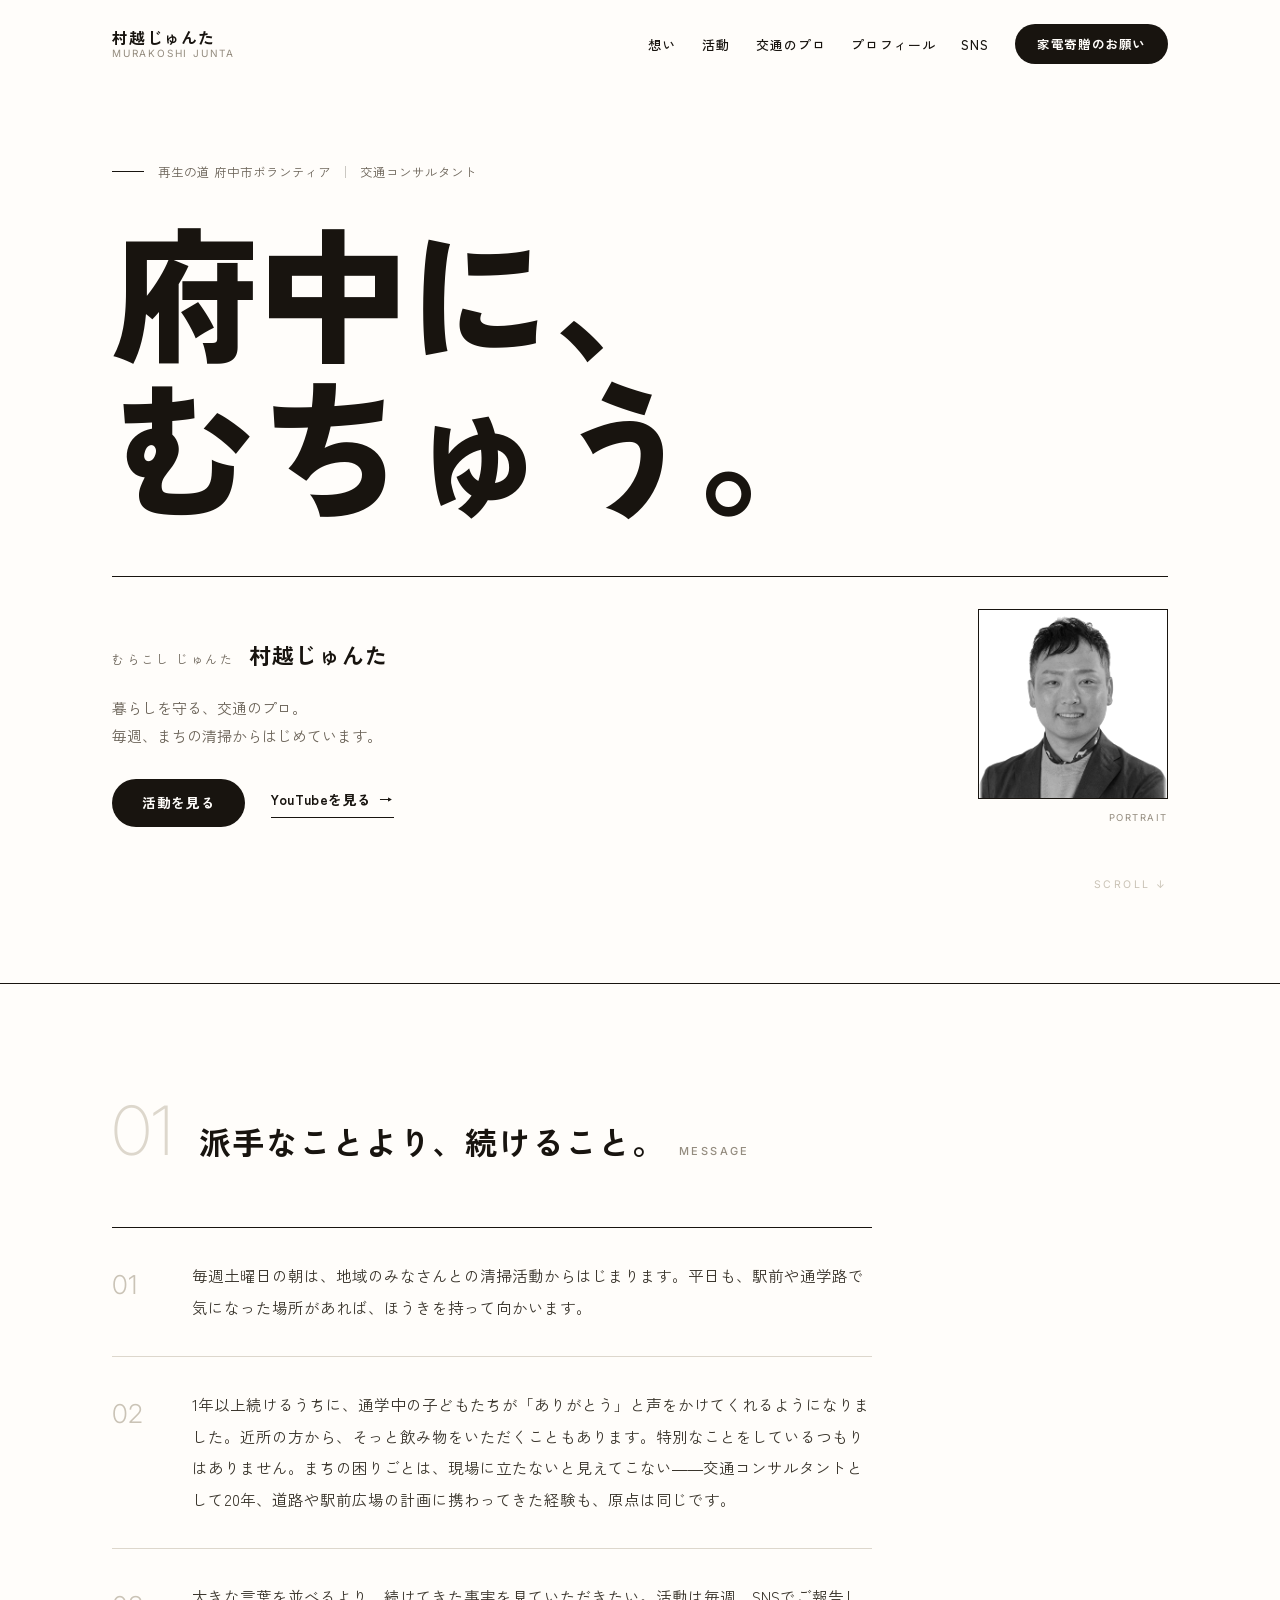
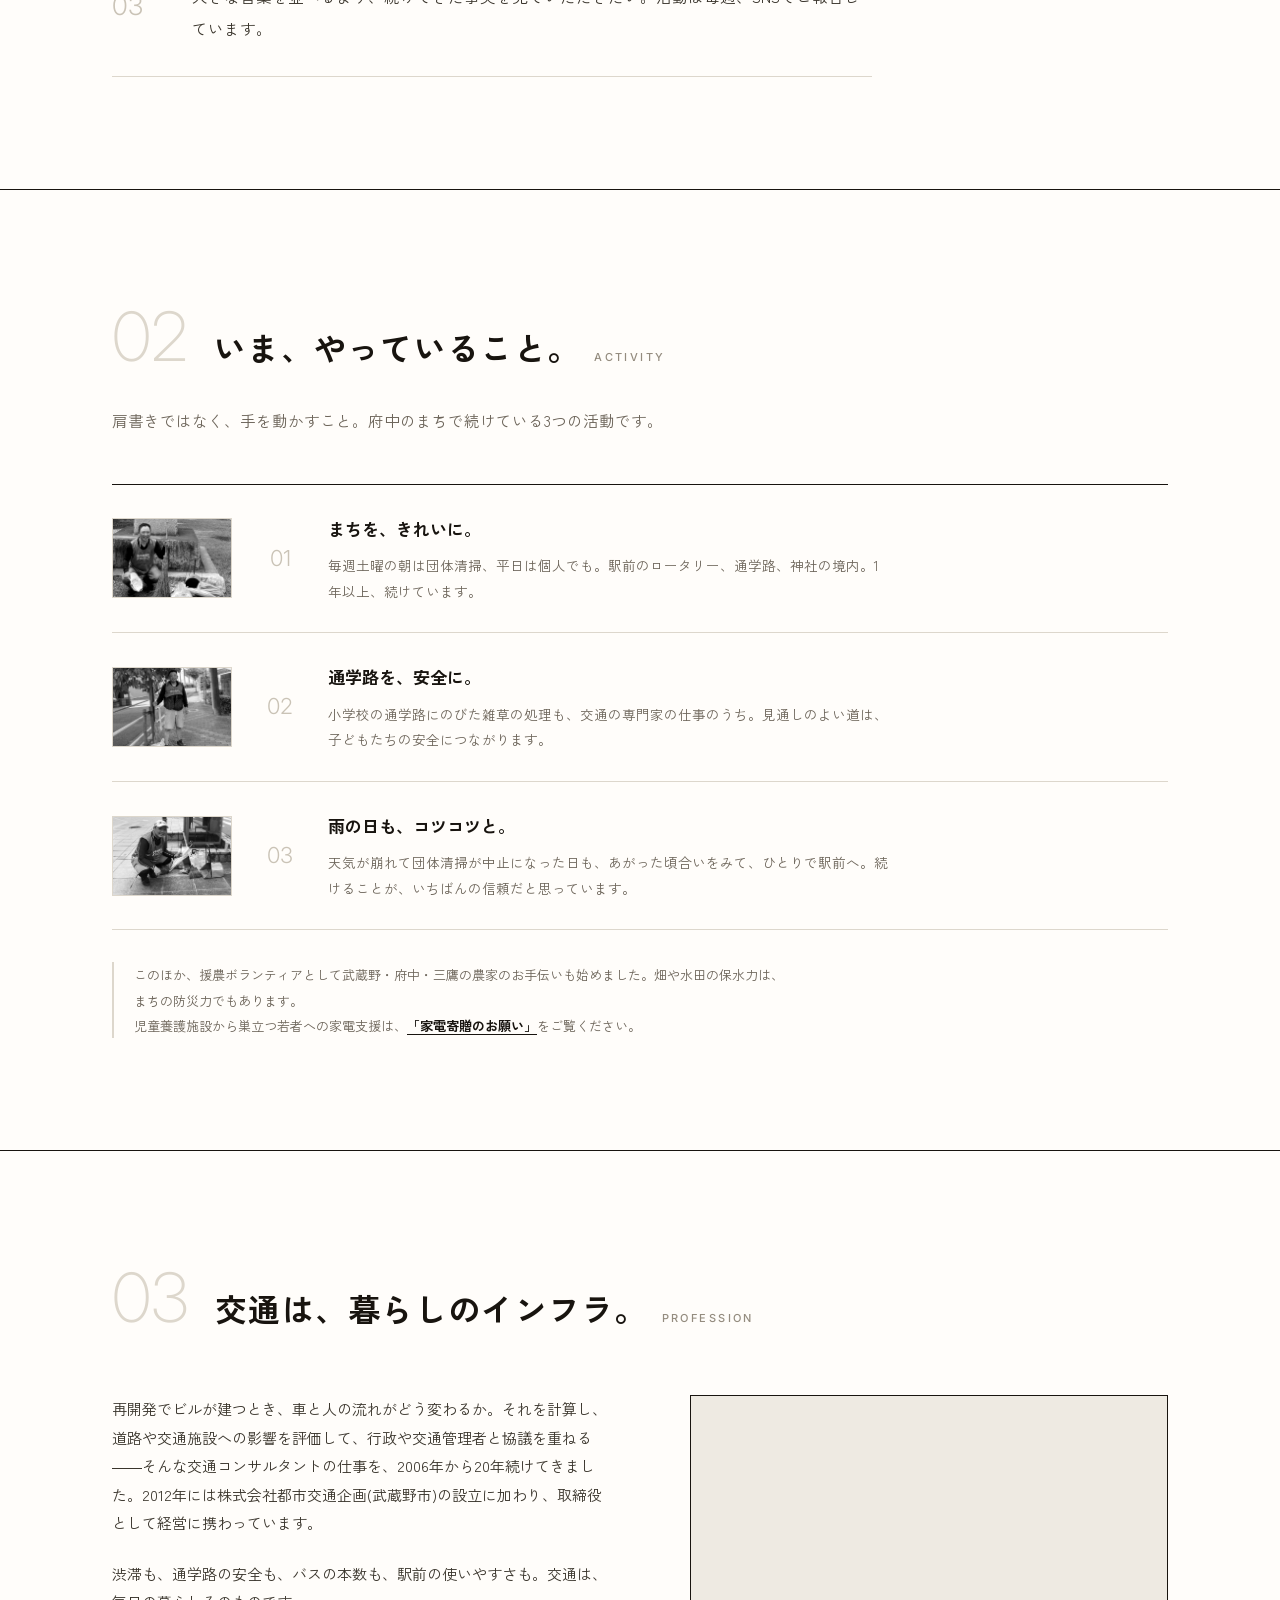
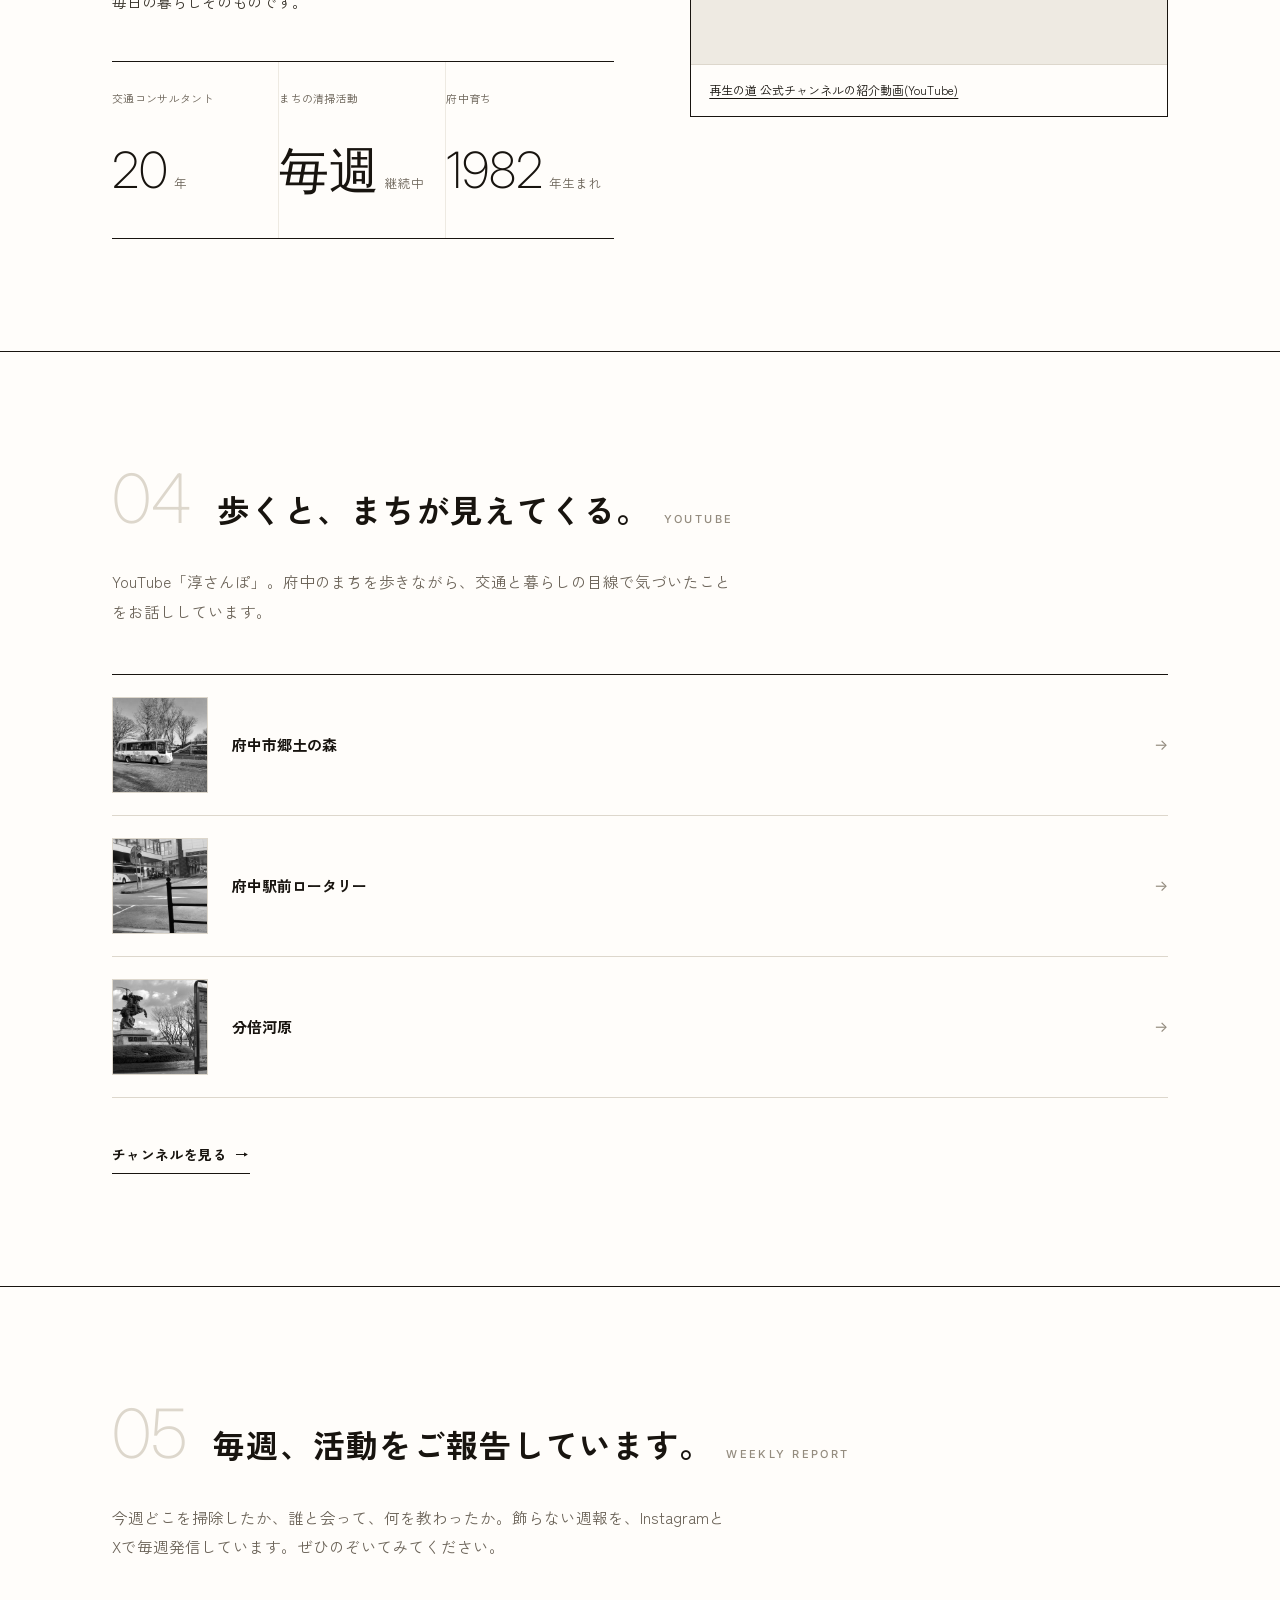
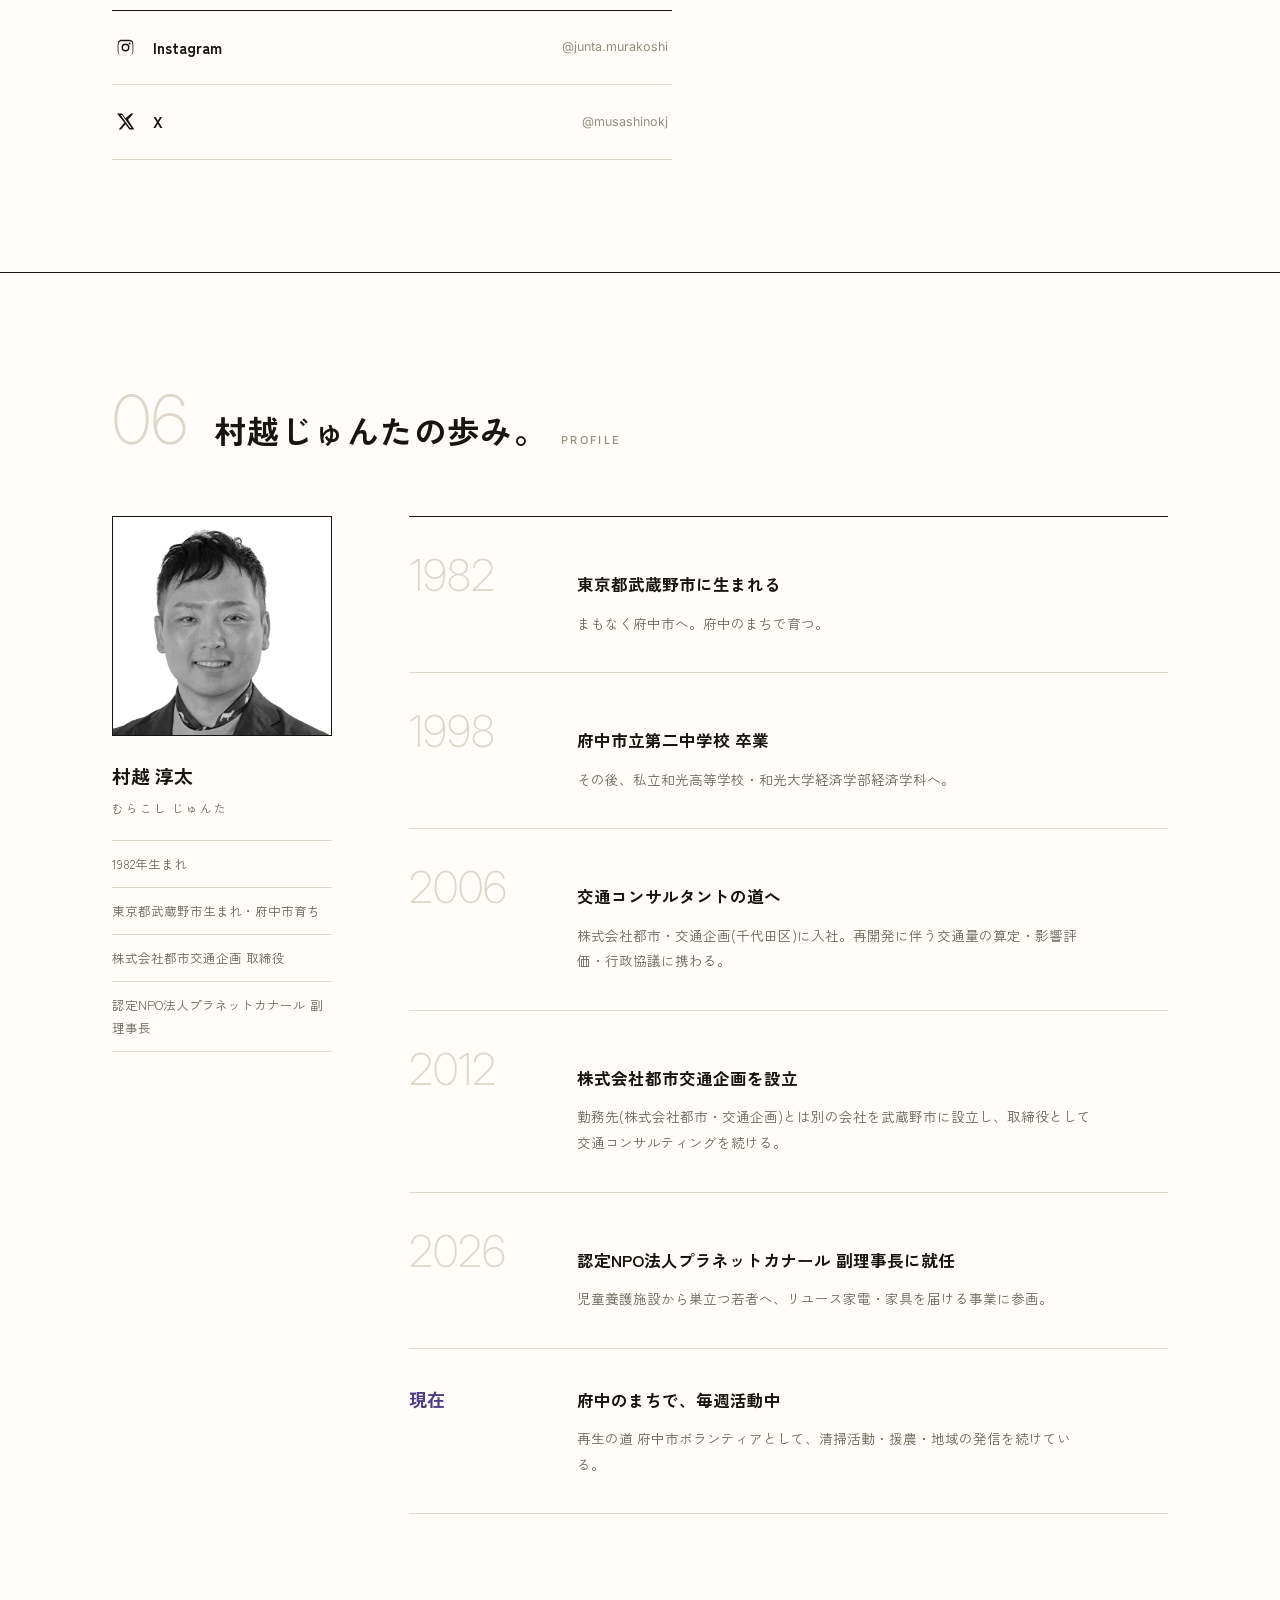
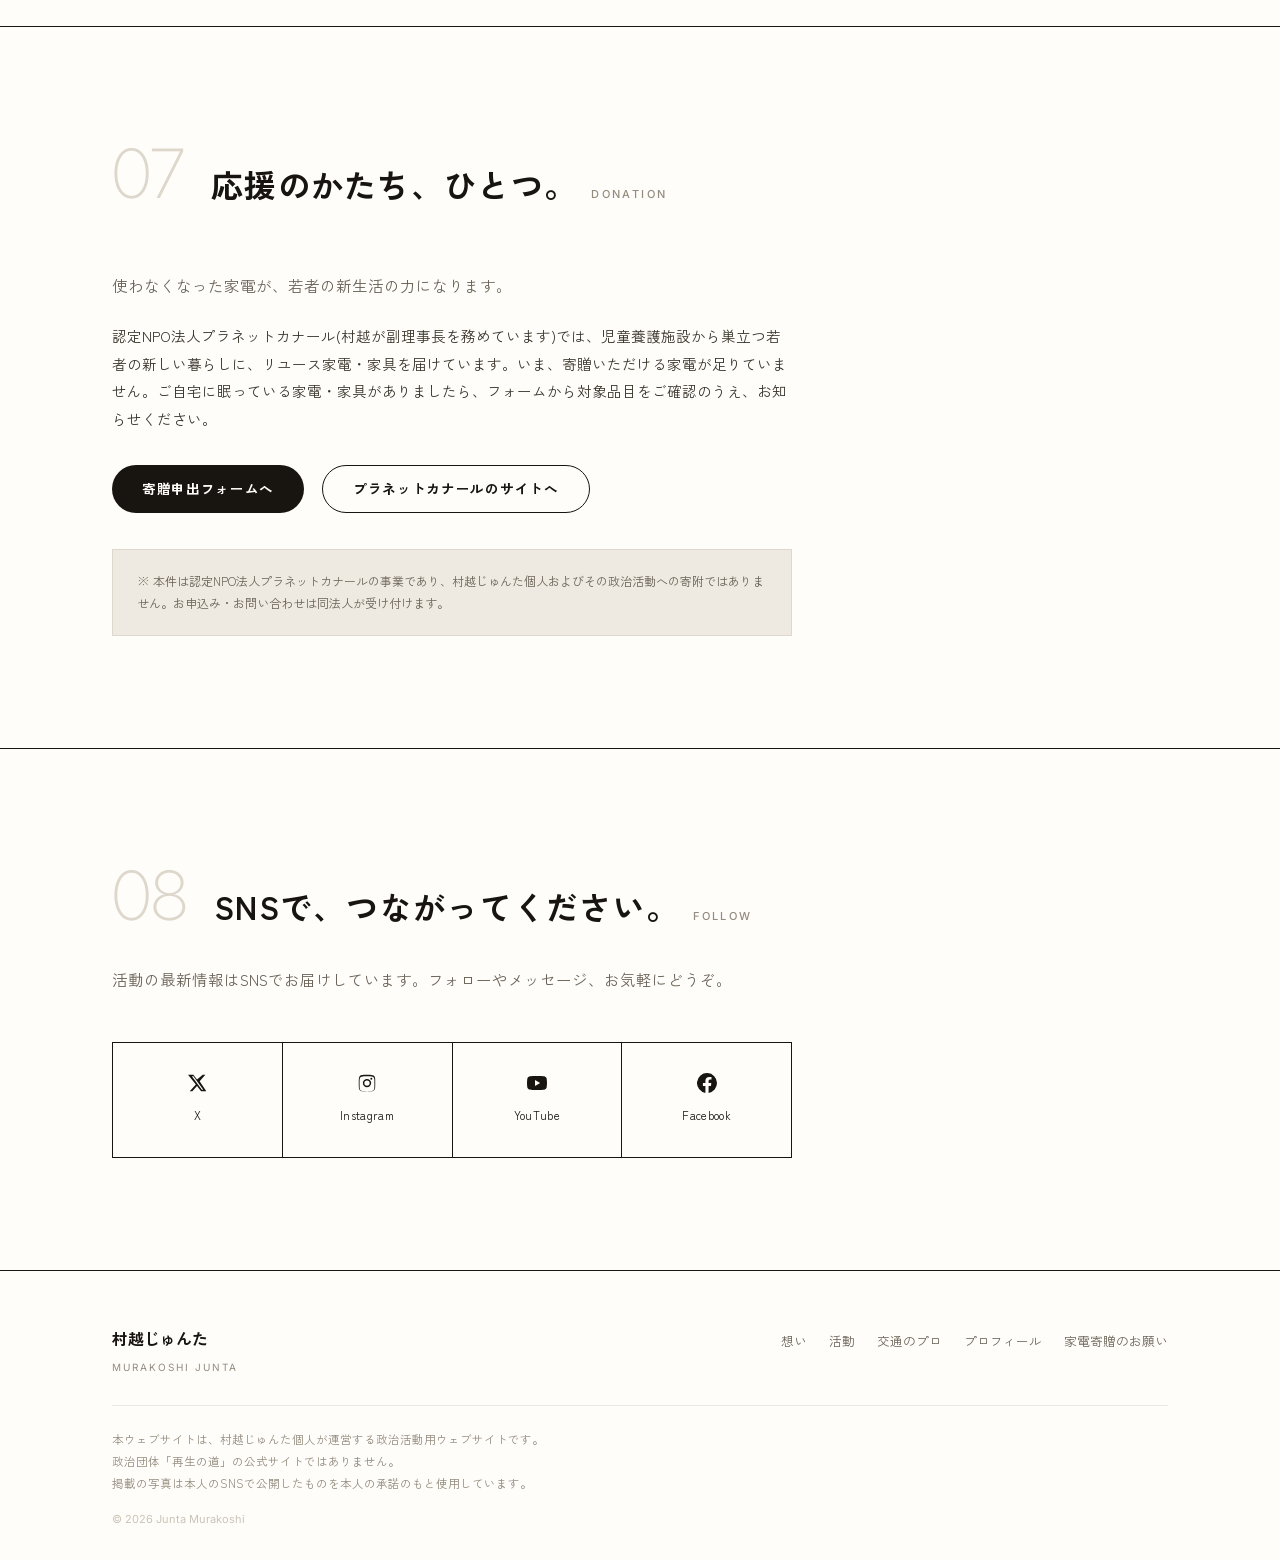
<file: patterns/pattern-03.html>
<!DOCTYPE html>
<html lang="ja">
<head>
<meta charset="UTF-8">
<meta name="viewport" content="width=device-width, initial-scale=1.0">
<meta name="robots" content="noindex, nofollow">
<title>村越じゅんた 公式サイト｜府中に、むちゅう。｜Minimal Mono</title>
<meta name="description" content="村越じゅんた(むらこし じゅんた)公式サイト。交通コンサルタント20年。府中のまちで、毎週の清掃活動と子ども・若者への支援を続けています。">
<meta property="og:type" content="website">
<meta property="og:title" content="村越じゅんた 公式サイト｜府中に、むちゅう。">
<meta property="og:description" content="交通コンサルタント20年。府中のまちで、毎週の清掃活動と子ども・若者への支援を続けています。">
<meta property="og:image" content="../assets/img/ogp.png">
<meta name="twitter:card" content="summary_large_image">
<link rel="icon" href="../assets/img/favicon-64.png" type="image/png">
<link rel="apple-touch-icon" href="../assets/img/apple-touch-icon.png">
<link rel="preconnect" href="https://fonts.googleapis.com">
<link rel="preconnect" href="https://fonts.gstatic.com" crossorigin>
<link href="https://fonts.googleapis.com/css2?family=Zen+Kaku+Gothic+New:wght@300;400;500;700;900&family=Inter:wght@200;300;400;500;600;700&display=swap" rel="stylesheet">
<style>
:root{
  --ink:#18140f;
  --paper:#fffdfa;
  --line:#18140f;
  --line-soft:#ddd7cc;
  --line-soft2:#eeeae2;
  --muted:#6c6459;
  --muted2:#948c7f;
  --muted3:#cac3b6;
  --accent:#4c3d86;
  --accent-dp:#382c66;
  --maxw:1200px;
  --gutter:clamp(24px,6vw,72px);
  --header-h:88px;
}
*,*::before,*::after{margin:0;padding:0;box-sizing:border-box;}
html{scroll-behavior:smooth;}
body{
  font-family:"Zen Kaku Gothic New","Hiragino Kaku Gothic ProN",sans-serif;
  font-weight:400;color:var(--ink);background:var(--paper);
  line-height:1.9;-webkit-font-smoothing:antialiased;overflow-x:hidden;
}
img{max-width:100%;display:block;}
a{color:inherit;text-decoration:none;}
ul,ol{list-style:none;}
button{font-family:inherit;background:none;border:none;cursor:pointer;color:inherit;}
.num{font-family:"Inter",sans-serif;}
.wrap{max-width:var(--maxw);margin:0 auto;padding:0 var(--gutter);}
.sp-only{display:none;}
h1,h2,h3{font-weight:700;}
@media (prefers-reduced-motion:reduce){
  html{scroll-behavior:auto;}
  *{animation-duration:.001ms!important;transition-duration:.001ms!important;}
}

/* ===================== Header ===================== */
.mn-header{
  position:fixed;top:0;left:0;right:0;z-index:1300;height:var(--header-h);
  display:flex;align-items:center;background:transparent;
  border-bottom:1px solid transparent;
  transition:height .3s ease,background-color .3s ease,border-color .3s ease;
}
.mn-header.is-scrolled{
  height:64px;background:rgba(255,253,250,.94);
  -webkit-backdrop-filter:blur(8px);backdrop-filter:blur(8px);
  border-bottom:1px solid var(--line-soft);
}
.mn-header-inner{
  width:100%;max-width:var(--maxw);margin:0 auto;padding:0 var(--gutter);
  display:flex;align-items:center;justify-content:space-between;gap:24px;
}
.mn-logo{display:flex;flex-direction:column;line-height:1.3;}
.mn-logo-name{font-size:16px;font-weight:700;letter-spacing:.08em;}
.mn-logo-sub{font-family:"Inter",sans-serif;font-size:10px;letter-spacing:.18em;color:var(--muted2);}
.mn-nav{display:flex;align-items:center;gap:clamp(16px,2vw,30px);}
.mn-nav-list{display:flex;align-items:center;gap:clamp(16px,2vw,30px);}
.mn-nav-list a{font-size:13px;font-weight:500;letter-spacing:.08em;padding:8px 0;border-bottom:1px solid transparent;transition:color .2s ease,border-color .2s ease;white-space:nowrap;}
.mn-nav-list a:hover{color:var(--accent);border-color:var(--accent);}
.mn-burger{display:none;align-items:center;gap:12px;padding:10px 0;}
.mn-burger-text{font-family:"Inter",sans-serif;font-size:10.5px;letter-spacing:.22em;}
.mn-burger-icon{width:24px;height:16px;position:relative;}
.mn-burger-icon i{position:absolute;left:0;width:100%;height:1px;background:var(--ink);transition:transform .3s ease,top .3s ease,opacity .3s ease;}
.mn-burger-icon i:nth-child(1){top:0;}
.mn-burger-icon i:nth-child(2){top:15px;}
.mn-burger.is-open .mn-burger-icon i:nth-child(1){top:7px;transform:rotate(45deg);}
.mn-burger.is-open .mn-burger-icon i:nth-child(2){top:7px;transform:rotate(-45deg);}
@media (max-width:1000px){
  .mn-nav-list,.mn-nav>.mn-btn{display:none;}
  .mn-burger{display:flex;}
}

/* buttons */
.mn-btn{display:inline-flex;align-items:center;justify-content:center;height:48px;padding:0 30px;border-radius:999px;font-size:13.5px;font-weight:700;letter-spacing:.05em;white-space:nowrap;transition:background-color .2s ease,color .2s ease,border-color .2s ease,transform .2s ease;}
.mn-btn--solid{background:var(--ink);color:var(--paper);}
.mn-btn--solid:hover{background:var(--accent);transform:translateY(-1px);}
.mn-btn--ghost{border:1px solid var(--line);color:var(--ink);background:transparent;}
.mn-btn--ghost:hover{border-color:var(--accent);color:var(--accent);}
.mn-btn--nav{height:40px;padding:0 22px;font-size:12.5px;}
.mn-link{position:relative;display:inline-block;font-size:13.5px;font-weight:700;letter-spacing:.03em;padding-bottom:5px;border-bottom:1px solid var(--ink);white-space:nowrap;}
.mn-link::after{content:"→";margin-left:8px;display:inline-block;transition:transform .25s ease;}
.mn-link:hover{color:var(--accent);border-color:var(--accent);}
.mn-link:hover::after{transform:translateX(4px);}

/* ===================== Overlay nav ===================== */
.mn-overlay{
  position:fixed;inset:0;z-index:1200;background:var(--paper);
  transform:translateY(-100%);visibility:hidden;
  transition:transform .5s cubic-bezier(.76,0,.24,1),visibility .5s;
  display:flex;align-items:center;overflow-y:auto;
}
.mn-overlay.is-open{transform:translateY(0);visibility:visible;}
.mn-overlay-inner{width:100%;max-width:var(--maxw);margin:0 auto;padding:110px var(--gutter) 60px;}
.mn-overlay-list{border-top:1px solid var(--line);}
.mn-overlay-list li{border-bottom:1px solid var(--line-soft);}
.mn-overlay-list a{display:flex;align-items:baseline;gap:22px;padding:18px 4px;transition:padding-left .3s ease,color .3s ease;}
.mn-overlay-list a:hover{padding-left:14px;color:var(--accent);}
.mn-overlay-list .idx{font-family:"Inter",sans-serif;font-size:12px;color:var(--muted2);width:22px;flex-shrink:0;}
.mn-overlay-list .jp{font-size:clamp(20px,3.6vw,30px);font-weight:700;}
.mn-overlay-list .en{margin-left:auto;font-family:"Inter",sans-serif;font-size:11px;letter-spacing:.14em;color:var(--muted2);text-transform:uppercase;}
.mn-overlay-foot{display:flex;align-items:center;justify-content:space-between;margin-top:40px;flex-wrap:wrap;gap:18px;}
.mn-overlay-sns{display:flex;gap:16px;}
.mn-overlay-sns a{width:40px;height:40px;border:1px solid var(--line-soft);border-radius:50%;display:flex;align-items:center;justify-content:center;transition:all .2s ease;}
.mn-overlay-sns a:hover{background:var(--ink);border-color:var(--ink);color:var(--paper);}
.mn-overlay-sns svg{width:15px;height:15px;fill:currentColor;}
.mn-overlay-copy{font-family:"Inter",sans-serif;font-size:10.5px;color:var(--muted2);}

/* ===================== Hero ===================== */
.mn-hero{padding:160px 0 88px;border-bottom:1px solid var(--line);}
.mn-hero-kicker{display:flex;align-items:center;gap:14px;font-size:12.5px;color:var(--muted);margin-bottom:28px;}
.mn-hero-kicker::before{content:"";width:32px;height:1px;background:var(--ink);flex-shrink:0;}
.mn-hero-kicker .sep{display:inline-block;width:1px;height:.9em;background:currentColor;opacity:.35;}
h1.mn-hero-h1{font-weight:900;font-size:clamp(46px,13.5vw,148px);line-height:1.04;letter-spacing:-.01em;}
h1.mn-hero-h1 span{display:block;}
.mn-hero-bottom{display:grid;grid-template-columns:1fr auto;align-items:end;gap:48px;margin-top:56px;padding-top:32px;border-top:1px solid var(--line);}
.mn-hero-name{display:flex;align-items:baseline;gap:14px;margin-bottom:18px;flex-wrap:wrap;}
.mn-hero-name .kana{font-size:12px;color:var(--muted);letter-spacing:.22em;}
.mn-hero-name .kanji{font-size:22px;font-weight:700;letter-spacing:.06em;}
.mn-hero-lead{font-size:15px;color:var(--muted);max-width:420px;margin-bottom:28px;}
.mn-hero-cta{display:flex;align-items:center;gap:26px;flex-wrap:wrap;}
.mn-hero-photo{width:clamp(120px,15vw,190px);flex-shrink:0;}
.mn-hero-photo .frame{aspect-ratio:1/1;overflow:hidden;border:1px solid var(--line);background:var(--line-soft2);}
.mn-hero-photo img{width:100%;height:100%;object-fit:cover;object-position:50% 14%;filter:grayscale(100%) contrast(1.06);}
.mn-hero-photo .cap{margin-top:10px;font-family:"Inter",sans-serif;font-size:9.5px;letter-spacing:.16em;color:var(--muted2);text-transform:uppercase;text-align:right;}
.mn-hero-scroll{margin-top:48px;font-family:"Inter",sans-serif;font-size:10.5px;letter-spacing:.24em;color:var(--muted3);text-align:right;}

@media (max-width:900px){
  .mn-hero-bottom{grid-template-columns:1fr;}
  .mn-hero-photo{width:112px;order:-1;margin-bottom:8px;}
  .mn-hero-photo .cap{text-align:left;}
}
@media (max-width:640px){
  :root{--gutter:22px;--header-h:72px;}
  .mn-header.is-scrolled{height:56px;}
  .mn-hero{padding:112px 0 56px;}
  .sp-only{display:inline;}
  .mn-hero-cta{gap:18px;}
}

/* ===================== Section shell ===================== */
.mn-section{padding:112px 0;border-bottom:1px solid var(--line);}
main>.mn-section:last-of-type{border-bottom:none;}
.mn-section-head{display:flex;align-items:baseline;gap:26px;margin-bottom:56px;flex-wrap:wrap;}
.mn-section-num{font-family:"Inter",sans-serif;font-weight:200;font-size:clamp(38px,5.6vw,68px);color:var(--line-soft);line-height:1;}
.mn-section-jp{font-size:clamp(22px,3vw,32px);font-weight:700;letter-spacing:.04em;display:flex;align-items:baseline;gap:14px;flex-wrap:wrap;}
.mn-section-en{font-family:"Inter",sans-serif;font-size:11px;font-weight:500;letter-spacing:.22em;text-transform:uppercase;color:var(--muted2);}
.mn-lead{font-size:15.5px;color:var(--muted);max-width:620px;margin-top:-28px;margin-bottom:48px;}
@media (max-width:640px){
  .mn-section{padding:72px 0;}
  .mn-section-head{gap:14px;margin-bottom:36px;}
  .mn-lead{margin-top:-16px;margin-bottom:36px;}
}

/* ===================== Message ===================== */
.mn-msg-list{border-top:1px solid var(--line);max-width:760px;}
.mn-msg-row{display:grid;grid-template-columns:56px 1fr;gap:24px;padding:32px 0;border-bottom:1px solid var(--line-soft);}
.mn-msg-row .m-idx{font-family:"Inter",sans-serif;font-weight:300;font-size:26px;color:var(--muted3);}
.mn-msg-row p{font-size:15.5px;color:#3a352c;line-height:2.05;}
@media (max-width:640px){.mn-msg-row{grid-template-columns:1fr;gap:10px;}.mn-msg-row .m-idx{font-size:20px;}}

/* ===================== Activity ===================== */
.mn-list{border-top:1px solid var(--line);}
.mn-activity-row{display:grid;grid-template-columns:120px 40px 1fr;align-items:center;gap:28px;padding:28px 0;border-bottom:1px solid var(--line-soft);}
.mn-activity-thumb{width:120px;aspect-ratio:3/2;overflow:hidden;border:1px solid var(--line-soft);flex-shrink:0;}
.mn-activity-thumb img{width:100%;height:100%;object-fit:cover;filter:grayscale(100%) contrast(1.08);}
.mn-activity-idx{font-family:"Inter",sans-serif;font-weight:300;font-size:22px;color:var(--muted3);text-align:center;}
.mn-activity-body h3{font-size:17px;font-weight:700;margin-bottom:8px;}
.mn-activity-body p{font-size:13.5px;color:var(--muted);max-width:560px;}
.mn-note{margin-top:32px;font-size:13px;color:var(--muted);line-height:1.95;padding-left:20px;border-left:2px solid var(--line-soft);max-width:680px;}
.mn-note a{text-decoration:underline;text-underline-offset:3px;color:var(--ink);font-weight:700;}
.mn-note a:hover{color:var(--accent);}
@media (max-width:720px){
  .mn-activity-row{grid-template-columns:84px 1fr;gap:16px;}
  .mn-activity-idx{display:none;}
  .mn-activity-thumb{width:84px;}
}

/* ===================== Work ===================== */
.mn-work-grid{display:grid;grid-template-columns:1.05fr 1fr;gap:6vw;align-items:start;}
.mn-work-text p{font-size:15px;color:#3a352c;margin-bottom:22px;max-width:560px;}
.mn-facts{display:grid;grid-template-columns:repeat(3,1fr);border-top:1px solid var(--line);border-bottom:1px solid var(--line);margin-top:44px;}
.mn-fact{padding:26px 20px 20px 0;border-right:1px solid var(--line-soft2);}
.mn-fact:last-child{border-right:none;padding-right:0;}
.mn-fact dt{font-size:11px;color:var(--muted);letter-spacing:.03em;margin-bottom:14px;}
.mn-fact dd{display:flex;align-items:baseline;gap:6px;}
.mn-fact dd em{font-family:"Inter",sans-serif;font-style:normal;font-weight:200;font-size:clamp(32px,4.2vw,50px);}
.mn-fact dd span{font-size:12.5px;color:var(--muted);}
.mn-video{border:1px solid var(--line);}
.mn-video-frame{position:relative;aspect-ratio:16/9;background:var(--line-soft2);}
.mn-video-frame iframe{position:absolute;inset:0;width:100%;height:100%;border:0;}
.mn-video-cap{padding:14px 18px;font-size:12px;color:var(--muted);border-top:1px solid var(--line-soft);}
.mn-video-cap a{text-decoration:underline;text-underline-offset:3px;color:var(--ink);}
.mn-video-cap a:hover{color:var(--accent);}
@media (max-width:900px){
  .mn-work-grid{grid-template-columns:1fr;gap:44px;}
  .mn-facts{grid-template-columns:1fr;margin-top:32px;}
  .mn-fact{border-right:none;border-bottom:1px solid var(--line-soft2);padding:22px 0;}
  .mn-fact:last-child{border-bottom:none;}
}

/* ===================== Sanpo ===================== */
.mn-sanpo-row{display:grid;grid-template-columns:96px 1fr auto;align-items:center;gap:24px;padding:22px 0;border-bottom:1px solid var(--line-soft);transition:background-color .2s ease,padding-left .2s ease;}
a.mn-sanpo-row{padding-left:0;}
a.mn-sanpo-row:hover{background:var(--line-soft2);padding-left:8px;}
.mn-sanpo-thumb{width:96px;height:96px;overflow:hidden;border:1px solid var(--line-soft);flex-shrink:0;}
.mn-sanpo-thumb img{width:100%;height:100%;object-fit:cover;filter:grayscale(100%) contrast(1.06);}
.mn-sanpo-label{font-size:15px;font-weight:700;}
a.mn-sanpo-row:hover .mn-sanpo-label{text-decoration:underline;text-underline-offset:4px;}
.mn-sanpo-arrow{font-family:"Inter",sans-serif;font-size:15px;color:var(--muted2);}
.mn-more{margin-top:40px;}
@media (max-width:560px){
  .mn-sanpo-row{grid-template-columns:64px 1fr auto;gap:16px;}
  .mn-sanpo-thumb{width:64px;height:64px;}
}

/* ===================== Weekly ===================== */
.mn-weekly-list{border-top:1px solid var(--line);max-width:560px;}
a.mn-weekly-row{display:flex;align-items:center;gap:18px;padding:22px 4px;border-bottom:1px solid var(--line-soft);transition:padding-left .25s ease,color .25s ease;}
a.mn-weekly-row:hover{padding-left:10px;color:var(--accent);}
.mn-weekly-row svg{width:19px;height:19px;fill:currentColor;flex-shrink:0;}
.mn-weekly-row .label{font-size:15.5px;font-weight:700;}
.mn-weekly-row .handle{margin-left:auto;font-family:"Inter",sans-serif;font-size:12.5px;color:var(--muted2);}

/* ===================== Profile ===================== */
.mn-profile-grid{display:grid;grid-template-columns:220px 1fr;gap:6vw;align-items:start;}
.mn-profile-photo{width:100%;aspect-ratio:1/1;overflow:hidden;border:1px solid var(--line);margin-bottom:22px;}
.mn-profile-photo img{width:100%;height:100%;object-fit:cover;filter:grayscale(100%) contrast(1.05);}
.mn-profile-name{font-size:19px;font-weight:700;margin-bottom:4px;}
.mn-profile-kana{font-size:11.5px;color:var(--muted);letter-spacing:.16em;margin-bottom:20px;}
.mn-profile-tags{border-top:1px solid var(--line-soft);}
.mn-profile-tags li{font-size:12.5px;color:var(--muted);padding:11px 0;border-bottom:1px solid var(--line-soft);}
.mn-timeline{border-top:1px solid var(--line);}
.mn-timeline-row{display:grid;grid-template-columns:140px 1fr;gap:28px;padding:36px 0;border-bottom:1px solid var(--line-soft);align-items:baseline;}
.mn-timeline-year{font-family:"Inter",sans-serif;font-weight:200;font-size:clamp(30px,3.8vw,44px);color:var(--line-soft);line-height:1;}
.mn-timeline-year.is-now{font-family:"Zen Kaku Gothic New",sans-serif;font-weight:700;font-size:18px;color:var(--accent);}
.mn-timeline-body h3{font-size:16.5px;font-weight:700;margin-bottom:10px;}
.mn-timeline-body p{font-size:13.5px;color:var(--muted);max-width:520px;}
@media (max-width:900px){.mn-profile-grid{grid-template-columns:1fr;}.mn-profile-photo{width:168px;}}
@media (max-width:640px){.mn-timeline-row{grid-template-columns:1fr;gap:8px;}}

/* ===================== Reuse ===================== */
.mn-reuse{max-width:680px;}
.mn-reuse-lead{font-size:15.5px;color:var(--muted);margin-bottom:22px;}
.mn-reuse-text{font-size:14.5px;color:#3a352c;margin-bottom:32px;}
.mn-reuse-cta{display:flex;gap:18px;flex-wrap:wrap;margin-bottom:36px;}
.mn-reuse-note{font-size:12px;color:var(--muted);line-height:1.9;padding:20px 24px;border:1px solid var(--line-soft);background:var(--line-soft2);}

/* ===================== Contact ===================== */
.mn-contact-list{display:grid;grid-template-columns:repeat(4,1fr);border-top:1px solid var(--line);border-left:1px solid var(--line);max-width:680px;}
.mn-contact-item{border-right:1px solid var(--line);border-bottom:1px solid var(--line);padding:30px 12px;display:flex;flex-direction:column;align-items:center;gap:12px;text-align:center;transition:background-color .2s ease;}
.mn-contact-item:hover{background:var(--line-soft2);}
.mn-contact-item svg{width:20px;height:20px;fill:currentColor;}
.mn-contact-item span{font-size:11.5px;letter-spacing:.03em;}
@media (max-width:560px){.mn-contact-list{grid-template-columns:repeat(2,1fr);}}

/* ===================== Footer ===================== */
.mn-footer{border-top:1px solid var(--line);padding:52px 0 30px;font-size:12.5px;color:var(--muted);}
.mn-footer-top{display:flex;align-items:flex-start;justify-content:space-between;flex-wrap:wrap;gap:28px;padding-bottom:28px;margin-bottom:22px;border-bottom:1px solid var(--line-soft2);}
.mn-footer-logo{font-size:16px;font-weight:700;color:var(--ink);}
.mn-footer-logo span{display:block;font-family:"Inter",sans-serif;font-size:10px;letter-spacing:.2em;color:var(--muted2);margin-top:4px;font-weight:400;}
.mn-footer-nav{display:flex;flex-wrap:wrap;gap:6px 22px;}
.mn-footer-nav a{display:inline-block;padding:6px 0;}
.mn-footer-nav a:hover{color:var(--ink);text-decoration:underline;text-underline-offset:3px;}
.mn-footer-note{font-size:11.5px;line-height:1.95;color:var(--muted2);margin-bottom:14px;}
.mn-footer-copy{font-family:"Inter",sans-serif;font-size:11px;color:var(--muted3);}

/* ===================== Back to top ===================== */
.mn-totop{position:fixed;right:24px;bottom:24px;z-index:900;font-family:"Inter",sans-serif;font-size:11px;letter-spacing:.14em;padding:11px 6px;border-bottom:1px solid var(--ink);background:var(--paper);opacity:0;pointer-events:none;transform:translateY(8px);transition:opacity .3s ease,transform .3s ease,color .2s ease,border-color .2s ease;}
.mn-totop.show{opacity:1;pointer-events:auto;transform:translateY(0);}
.mn-totop:hover{color:var(--accent);border-color:var(--accent);}

/* ===================== Tap targets (SP) ===================== */
@media (max-width:640px){
  .mn-burger{padding:12px 0;}
  .mn-overlay-sns a{width:44px;height:44px;}
  .mn-link{display:inline-block;padding:8px 0;}
  .mn-footer-nav a{padding:9px 0;}
  .mn-contact-item{min-height:96px;justify-content:center;}
}
</style>
</head>
<body>

<header class="mn-header" id="header">
  <div class="mn-header-inner">
    <a class="mn-logo" href="#top">
      <span class="mn-logo-name">村越じゅんた</span>
      <span class="mn-logo-sub">MURAKOSHI JUNTA</span>
    </a>
    <nav class="mn-nav" aria-label="メインナビゲーション">
      <ul class="mn-nav-list">
        <li><a href="#message">想い</a></li>
        <li><a href="#activity">活動</a></li>
        <li><a href="#work">交通のプロ</a></li>
        <li><a href="#profile">プロフィール</a></li>
        <li><a href="#contact">SNS</a></li>
      </ul>
      <a class="mn-btn mn-btn--solid mn-btn--nav" href="#reuse">家電寄贈のお願い</a>
    </nav>
    <button class="mn-burger" id="burgerBtn" aria-expanded="false" aria-controls="overlayNav" aria-label="メニューを開く">
      <span class="mn-burger-text">MENU</span>
      <span class="mn-burger-icon"><i></i><i></i></span>
    </button>
  </div>
</header>

<nav class="mn-overlay" id="overlayNav" aria-hidden="true">
  <div class="mn-overlay-inner">
    <ol class="mn-overlay-list">
      <li><a href="#message" class="ov-link"><span class="idx num">01</span><span class="jp">想い</span><span class="en">Message</span></a></li>
      <li><a href="#activity" class="ov-link"><span class="idx num">02</span><span class="jp">活動</span><span class="en">Activity</span></a></li>
      <li><a href="#work" class="ov-link"><span class="idx num">03</span><span class="jp">交通のプロ</span><span class="en">Profession</span></a></li>
      <li><a href="#profile" class="ov-link"><span class="idx num">04</span><span class="jp">プロフィール</span><span class="en">Profile</span></a></li>
      <li><a href="#contact" class="ov-link"><span class="idx num">05</span><span class="jp">SNS</span><span class="en">Follow</span></a></li>
      <li><a href="#reuse" class="ov-link"><span class="idx num">06</span><span class="jp">家電寄贈のお願い</span><span class="en">Donation</span></a></li>
    </ol>
    <div class="mn-overlay-foot">
      <div class="mn-overlay-sns">
        <a href="https://x.com/musashinokj" target="_blank" rel="noopener" aria-label="X(旧Twitter) @musashinokj"><svg viewBox="0 0 24 24" aria-hidden="true"><path d="M18.9 2H22l-6.8 7.8L23.2 22h-6.3l-4.9-6.4L6.4 22H3.3l7.3-8.3L1.2 2h6.4l4.4 5.9L18.9 2zm-1.1 18.1h1.7L7.7 3.8H5.8l12 16.3z"/></svg></a>
        <a href="https://www.instagram.com/junta.murakoshi" target="_blank" rel="noopener" aria-label="Instagram @junta.murakoshi"><svg viewBox="0 0 24 24" aria-hidden="true"><path d="M12 2.2c3.2 0 3.6 0 4.9.1 1.2.1 1.8.2 2.2.4.6.2 1 .5 1.4.9.4.4.7.8.9 1.4.2.4.4 1 .4 2.2.1 1.3.1 1.6.1 4.9s0 3.6-.1 4.9c-.1 1.2-.2 1.8-.4 2.2-.2.6-.5 1-.9 1.4-.4.4-.8.7-1.4.9-.4.2-1 .4-2.2.4-1.3.1-1.6.1-4.9.1s-3.6 0-4.9-.1c-1.2-.1-1.8-.2-2.2-.4-.6-.2-1-.5-1.4-.9-.4-.4-.7-.8-.9-1.4-.2-.4-.4-1-.4-2.2-.1-1.3-.1-1.6-.1-4.9s0-3.6.1-4.9c.1-1.2.2-1.8.4-2.2.2-.6.5-1 .9-1.4.4-.4.8-.7 1.4-.9.4-.2 1-.4 2.2-.4 1.3-.1 1.6-.1 4.9-.1zm0 1.8c-3.1 0-3.5 0-4.8.1-1.1.1-1.5.2-1.9.3-.5.2-.8.4-1.1.7-.3.3-.5.6-.7 1.1-.1.4-.3.8-.3 1.9-.1 1.2-.1 1.6-.1 4.8s0 3.5.1 4.8c.1 1.1.2 1.5.3 1.9.2.5.4.8.7 1.1.3.3.6.5 1.1.7.4.1.8.3 1.9.3 1.2.1 1.6.1 4.8.1s3.5 0 4.8-.1c1.1-.1 1.5-.2 1.9-.3.5-.2.8-.4 1.1-.7.3-.3.5-.6.7-1.1.1-.4.3-.8.3-1.9.1-1.2.1-1.6.1-4.8s0-3.5-.1-4.8c-.1-1.1-.2-1.5-.3-1.9-.2-.5-.4-.8-.7-1.1-.3-.3-.6-.5-1.1-.7-.4-.1-.8-.3-1.9-.3-1.2-.1-1.6-.1-4.8-.1zm0 3.1a5 5 0 1 1 0 10 5 5 0 0 1 0-10zm0 1.8a3.2 3.2 0 1 0 0 6.4 3.2 3.2 0 0 0 0-6.4zm5.2-3.1a1.2 1.2 0 1 1 0 2.4 1.2 1.2 0 0 1 0-2.4z"/></svg></a>
        <a href="https://www.youtube.com/@Junta.Murakoshi" target="_blank" rel="noopener" aria-label="YouTube 村越じゅんたチャンネル"><svg viewBox="0 0 24 24" aria-hidden="true"><path d="M23.5 6.2a3 3 0 0 0-2.1-2.1C19.5 3.5 12 3.5 12 3.5s-7.5 0-9.4.6A3 3 0 0 0 .5 6.2 31.3 31.3 0 0 0 0 12a31.3 31.3 0 0 0 .5 5.8 3 3 0 0 0 2.1 2.1c1.9.6 9.4.6 9.4.6s7.5 0 9.4-.6a3 3 0 0 0 2.1-2.1A31.3 31.3 0 0 0 24 12a31.3 31.3 0 0 0-.5-5.8zM9.6 15.6V8.4L15.8 12l-6.2 3.6z"/></svg></a>
        <a href="https://www.facebook.com/JuntaMurakoshi" target="_blank" rel="noopener" aria-label="Facebook 村越じゅんた"><svg viewBox="0 0 24 24" aria-hidden="true"><path d="M24 12a12 12 0 1 0-13.9 11.9v-8.4h-3V12h3V9.4c0-3 1.8-4.7 4.6-4.7 1.3 0 2.7.2 2.7.2v3h-1.5c-1.5 0-2 .9-2 1.9V12h3.3l-.5 3.5h-2.8v8.4A12 12 0 0 0 24 12z"/></svg></a>
      </div>
      <p class="mn-overlay-copy">© 2026 Junta Murakoshi</p>
    </div>
  </div>
</nav>

<main>

<!-- ============ HERO ============ -->
<section class="mn-hero" id="top">
  <div class="wrap">
    <p class="mn-hero-kicker">再生の道 府中市ボランティア<span class="sep" aria-hidden="true"></span>交通コンサルタント</p>
    <h1 class="mn-hero-h1"><span>府中に、</span><span>むちゅう。</span></h1>
    <div class="mn-hero-bottom">
      <div class="mn-hero-info">
        <p class="mn-hero-name"><span class="kana">むらこし じゅんた</span><span class="kanji">村越じゅんた</span></p>
        <p class="mn-hero-lead">暮らしを守る、交通のプロ。<br>毎週、まちの清掃からはじめています。</p>
        <div class="mn-hero-cta">
          <a class="mn-btn mn-btn--solid" href="#activity">活動を見る</a>
          <a class="mn-link" href="https://www.youtube.com/@Junta.Murakoshi" target="_blank" rel="noopener">YouTubeを見る</a>
        </div>
      </div>
      <figure class="mn-hero-photo">
        <div class="frame">
          <img src="../assets/img/hero_portrait.webp" width="807" height="808" fetchpriority="high"
               alt="村越じゅんたのポートレート。紺のジャケットに紫のスカーフ、笑顔">
        </div>
        <figcaption class="cap">Portrait</figcaption>
      </figure>
    </div>
    <p class="mn-hero-scroll" aria-hidden="true">SCROLL ↓</p>
  </div>
</section>

<!-- ============ 01 MESSAGE ============ -->
<section class="mn-section" id="message">
  <div class="wrap">
    <div class="mn-section-head">
      <span class="mn-section-num num">01</span>
      <h2 class="mn-section-jp">派手なことより、<br class="sp-only">続けること。<span class="mn-section-en">Message</span></h2>
    </div>
    <ol class="mn-msg-list">
      <li class="mn-msg-row"><span class="m-idx num">01</span><p>毎週土曜日の朝は、地域のみなさんとの清掃活動からはじまります。平日も、駅前や通学路で気になった場所があれば、ほうきを持って向かいます。</p></li>
      <li class="mn-msg-row"><span class="m-idx num">02</span><p>1年以上続けるうちに、通学中の子どもたちが「ありがとう」と声をかけてくれるようになりました。近所の方から、そっと飲み物をいただくこともあります。特別なことをしているつもりはありません。まちの困りごとは、現場に立たないと見えてこない――交通コンサルタントとして20年、道路や駅前広場の計画に携わってきた経験も、原点は同じです。</p></li>
      <li class="mn-msg-row"><span class="m-idx num">03</span><p>大きな言葉を並べるより、続けてきた事実を見ていただきたい。活動は毎週、SNSでご報告しています。</p></li>
    </ol>
  </div>
</section>

<!-- ============ 02 ACTIVITY ============ -->
<section class="mn-section" id="activity">
  <div class="wrap">
    <div class="mn-section-head">
      <span class="mn-section-num num">02</span>
      <h2 class="mn-section-jp">いま、やっていること。<span class="mn-section-en">Activity</span></h2>
    </div>
    <p class="mn-lead">肩書きではなく、手を動かすこと。府中のまちで続けている3つの活動です。</p>
    <div class="mn-list">
      <article class="mn-activity-row">
        <div class="mn-activity-thumb"><img src="../assets/img/act_shrine.webp" width="480" height="320" loading="lazy" alt="府中市再生ボランティアのビブスを着て、神社の境内でほうきとごみ袋を手に清掃する村越じゅんた"></div>
        <span class="mn-activity-idx num">01</span>
        <div class="mn-activity-body">
          <h3>まちを、きれいに。</h3>
          <p>毎週土曜の朝は団体清掃、平日は個人でも。駅前のロータリー、通学路、神社の境内。1年以上、続けています。</p>
        </div>
      </article>
      <article class="mn-activity-row">
        <div class="mn-activity-thumb"><img src="../assets/img/act_street.webp" width="480" height="320" loading="lazy" alt="通学路の歩道で、集めた草のごみ袋とともに立つ村越じゅんた"></div>
        <span class="mn-activity-idx num">02</span>
        <div class="mn-activity-body">
          <h3>通学路を、安全に。</h3>
          <p>小学校の通学路にのびた雑草の処理も、交通の専門家の仕事のうち。見通しのよい道は、子どもたちの安全につながります。</p>
        </div>
      </article>
      <article class="mn-activity-row">
        <div class="mn-activity-thumb"><img src="../assets/img/act_bus.webp" width="495" height="330" loading="lazy" alt="雨上がりのバス停で、ほうきとちりとりを手にしゃがんで笑う村越じゅんた"></div>
        <span class="mn-activity-idx num">03</span>
        <div class="mn-activity-body">
          <h3>雨の日も、コツコツと。</h3>
          <p>天気が崩れて団体清掃が中止になった日も、あがった頃合いをみて、ひとりで駅前へ。続けることが、いちばんの信頼だと思っています。</p>
        </div>
      </article>
    </div>
    <p class="mn-note">このほか、援農ボランティアとして武蔵野・府中・三鷹の農家のお手伝いも始めました。畑や水田の保水力は、まちの防災力でもあります。<br>児童養護施設から巣立つ若者への家電支援は、<a href="#reuse">「家電寄贈のお願い」</a>をご覧ください。</p>
  </div>
</section>

<!-- ============ 03 WORK ============ -->
<section class="mn-section" id="work">
  <div class="wrap">
    <div class="mn-section-head">
      <span class="mn-section-num num">03</span>
      <h2 class="mn-section-jp">交通は、暮らしの<br class="sp-only">インフラ。<span class="mn-section-en">Profession</span></h2>
    </div>
    <div class="mn-work-grid">
      <div class="mn-work-text">
        <p>再開発でビルが建つとき、車と人の流れがどう変わるか。それを計算し、道路や交通施設への影響を評価して、行政や交通管理者と協議を重ねる――そんな交通コンサルタントの仕事を、2006年から20年続けてきました。2012年には株式会社都市交通企画(武蔵野市)の設立に加わり、取締役として経営に携わっています。</p>
        <p>渋滞も、通学路の安全も、バスの本数も、駅前の使いやすさも。交通は、毎日の暮らしそのものです。</p>
        <dl class="mn-facts">
          <div class="mn-fact"><dt>交通コンサルタント</dt><dd><em class="num">20</em><span>年</span></dd></div>
          <div class="mn-fact"><dt>まちの清掃活動</dt><dd><em class="num">毎週</em><span>継続中</span></dd></div>
          <div class="mn-fact"><dt>府中育ち</dt><dd><em class="num">1982</em><span>年生まれ</span></dd></div>
        </dl>
      </div>
      <figure class="mn-video">
        <div class="mn-video-frame">
          <iframe src="https://www.youtube-nocookie.com/embed/B7JWWvv4Uy0" title="【再生の道】「暮らしを守る交通のプロ」交通専門コンサルタント・村越じゅんた(府中市)"
                  loading="lazy" allow="accelerometer; autoplay; clipboard-write; encrypted-media; gyroscope; picture-in-picture; web-share"
                  referrerpolicy="strict-origin-when-cross-origin" allowfullscreen></iframe>
        </div>
        <figcaption class="mn-video-cap"><a href="https://www.youtube.com/watch?v=B7JWWvv4Uy0" target="_blank" rel="noopener">再生の道 公式チャンネルの紹介動画(YouTube)</a></figcaption>
      </figure>
    </div>
  </div>
</section>

<!-- ============ 04 SANPO ============ -->
<section class="mn-section" id="sanpo">
  <div class="wrap">
    <div class="mn-section-head">
      <span class="mn-section-num num">04</span>
      <h2 class="mn-section-jp">歩くと、まちが<br class="sp-only">見えてくる。<span class="mn-section-en">YouTube</span></h2>
    </div>
    <p class="mn-lead">YouTube「淳さんぽ」。府中のまちを歩きながら、交通と暮らしの目線で気づいたことをお話ししています。</p>
    <div class="mn-list">
      <a class="mn-sanpo-row" href="https://www.youtube.com/watch?v=P18rnRufKVE" target="_blank" rel="noopener">
        <span class="mn-sanpo-thumb"><img src="../assets/img/sanpo_kyodo.webp" width="560" height="560" loading="lazy" alt="淳さんぽ 府中市郷土の森の回のサムネイル。コミュニティバス「ちゅうバス」"></span>
        <span class="mn-sanpo-label">府中市郷土の森</span>
        <span class="mn-sanpo-arrow" aria-hidden="true">→</span>
      </a>
      <a class="mn-sanpo-row" href="https://www.youtube.com/watch?v=SL5E2aWD_Wo" target="_blank" rel="noopener">
        <span class="mn-sanpo-thumb"><img src="../assets/img/sanpo_fuchueki.webp" width="560" height="560" loading="lazy" alt="淳さんぽ 府中駅前ロータリーの回のサムネイル"></span>
        <span class="mn-sanpo-label">府中駅前ロータリー</span>
        <span class="mn-sanpo-arrow" aria-hidden="true">→</span>
      </a>
      <a class="mn-sanpo-row" href="https://www.youtube.com/watch?v=EZQrBDZMz8U" target="_blank" rel="noopener">
        <span class="mn-sanpo-thumb"><img src="../assets/img/sanpo_bubai.webp" width="560" height="560" loading="lazy" alt="淳さんぽ 分倍河原の回のサムネイル"></span>
        <span class="mn-sanpo-label">分倍河原</span>
        <span class="mn-sanpo-arrow" aria-hidden="true">→</span>
      </a>
    </div>
    <p class="mn-more"><a class="mn-link" href="https://www.youtube.com/@Junta.Murakoshi" target="_blank" rel="noopener">チャンネルを見る</a></p>
  </div>
</section>

<!-- ============ 05 WEEKLY ============ -->
<section class="mn-section" id="weekly">
  <div class="wrap">
    <div class="mn-section-head">
      <span class="mn-section-num num">05</span>
      <h2 class="mn-section-jp">毎週、活動を<br class="sp-only">ご報告しています。<span class="mn-section-en">Weekly Report</span></h2>
    </div>
    <p class="mn-lead">今週どこを掃除したか、誰と会って、何を教わったか。飾らない週報を、InstagramとXで毎週発信しています。ぜひのぞいてみてください。</p>
    <div class="mn-weekly-list">
      <a class="mn-weekly-row" href="https://www.instagram.com/junta.murakoshi" target="_blank" rel="noopener">
        <svg viewBox="0 0 24 24" aria-hidden="true"><path d="M12 2.2c3.2 0 3.6 0 4.9.1 1.2.1 1.8.2 2.2.4.6.2 1 .5 1.4.9.4.4.7.8.9 1.4.2.4.4 1 .4 2.2.1 1.3.1 1.6.1 4.9s0 3.6-.1 4.9c-.1 1.2-.2 1.8-.4 2.2-.2.6-.5 1-.9 1.4-.4.4-.8.7-1.4.9-.4.2-1 .4-2.2.4-1.3.1-1.6.1-4.9.1s-3.6 0-4.9-.1c-1.2-.1-1.8-.2-2.2-.4-.6-.2-1-.5-1.4-.9-.4-.4-.7-.8-.9-1.4-.2-.4-.4-1-.4-2.2-.1-1.3-.1-1.6-.1-4.9s0-3.6.1-4.9c.1-1.2.2-1.8.4-2.2.2-.6.5-1 .9-1.4.4-.4.8-.7 1.4-.9.4-.2 1-.4 2.2-.4 1.3-.1 1.6-.1 4.9-.1zm0 1.8c-3.1 0-3.5 0-4.8.1-1.1.1-1.5.2-1.9.3-.5.2-.8.4-1.1.7-.3.3-.5.6-.7 1.1-.1.4-.3.8-.3 1.9-.1 1.2-.1 1.6-.1 4.8s0 3.5.1 4.8c.1 1.1.2 1.5.3 1.9.2.5.4.8.7 1.1.3.3.6.5 1.1.7.4.1.8.3 1.9.3 1.2.1 1.6.1 4.8.1s3.5 0 4.8-.1c1.1-.1 1.5-.2 1.9-.3.5-.2.8-.4 1.1-.7.3-.3.5-.6.7-1.1.1-.4.3-.8.3-1.9.1-1.2.1-1.6.1-4.8s0-3.5-.1-4.8c-.1-1.1-.2-1.5-.3-1.9-.2-.5-.4-.8-.7-1.1-.3-.3-.6-.5-1.1-.7-.4-.1-.8-.3-1.9-.3-1.2-.1-1.6-.1-4.8-.1zm0 3.1a5 5 0 1 1 0 10 5 5 0 0 1 0-10zm0 1.8a3.2 3.2 0 1 0 0 6.4 3.2 3.2 0 0 0 0-6.4zm5.2-3.1a1.2 1.2 0 1 1 0 2.4 1.2 1.2 0 0 1 0-2.4z"/></svg>
        <span class="label">Instagram</span>
        <span class="handle num">@junta.murakoshi</span>
      </a>
      <a class="mn-weekly-row" href="https://x.com/musashinokj" target="_blank" rel="noopener">
        <svg viewBox="0 0 24 24" aria-hidden="true"><path d="M18.9 2H22l-6.8 7.8L23.2 22h-6.3l-4.9-6.4L6.4 22H3.3l7.3-8.3L1.2 2h6.4l4.4 5.9L18.9 2zm-1.1 18.1h1.7L7.7 3.8H5.8l12 16.3z"/></svg>
        <span class="label">X</span>
        <span class="handle num">@musashinokj</span>
      </a>
    </div>
  </div>
</section>

<!-- ============ 06 PROFILE ============ -->
<section class="mn-section" id="profile">
  <div class="wrap">
    <div class="mn-section-head">
      <span class="mn-section-num num">06</span>
      <h2 class="mn-section-jp">村越じゅんたの歩み。<span class="mn-section-en">Profile</span></h2>
    </div>
    <div class="mn-profile-grid">
      <div class="mn-profile-side">
        <div class="mn-profile-photo"><img src="../assets/img/profile_square.webp" width="300" height="300" loading="lazy" alt="村越じゅんたの顔写真"></div>
        <p class="mn-profile-name">村越 淳太</p>
        <p class="mn-profile-kana">むらこし じゅんた</p>
        <ul class="mn-profile-tags">
          <li>1982年生まれ</li>
          <li>東京都武蔵野市生まれ・府中市育ち</li>
          <li>株式会社都市交通企画 取締役</li>
          <li>認定NPO法人プラネットカナール 副理事長</li>
        </ul>
      </div>
      <ol class="mn-timeline">
        <li class="mn-timeline-row">
          <span class="mn-timeline-year num">1982</span>
          <div class="mn-timeline-body"><h3>東京都武蔵野市に生まれる</h3><p>まもなく府中市へ。府中のまちで育つ。</p></div>
        </li>
        <li class="mn-timeline-row">
          <span class="mn-timeline-year num">1998</span>
          <div class="mn-timeline-body"><h3>府中市立第二中学校 卒業</h3><p>その後、私立和光高等学校・和光大学経済学部経済学科へ。</p></div>
        </li>
        <li class="mn-timeline-row">
          <span class="mn-timeline-year num">2006</span>
          <div class="mn-timeline-body"><h3>交通コンサルタントの道へ</h3><p>株式会社都市・交通企画(千代田区)に入社。再開発に伴う交通量の算定・影響評価・行政協議に携わる。</p></div>
        </li>
        <li class="mn-timeline-row">
          <span class="mn-timeline-year num">2012</span>
          <div class="mn-timeline-body"><h3>株式会社都市交通企画を設立</h3><p>勤務先(株式会社都市・交通企画)とは別の会社を武蔵野市に設立し、取締役として交通コンサルティングを続ける。</p></div>
        </li>
        <li class="mn-timeline-row">
          <span class="mn-timeline-year num">2026</span>
          <div class="mn-timeline-body"><h3>認定NPO法人プラネットカナール 副理事長に就任</h3><p>児童養護施設から巣立つ若者へ、リユース家電・家具を届ける事業に参画。</p></div>
        </li>
        <li class="mn-timeline-row">
          <span class="mn-timeline-year is-now">現在</span>
          <div class="mn-timeline-body"><h3>府中のまちで、毎週活動中</h3><p>再生の道 府中市ボランティアとして、清掃活動・援農・地域の発信を続けている。</p></div>
        </li>
      </ol>
    </div>
  </div>
</section>

<!-- ============ 07 REUSE ============ -->
<section class="mn-section" id="reuse">
  <div class="wrap">
    <div class="mn-section-head">
      <span class="mn-section-num num">07</span>
      <h2 class="mn-section-jp">応援のかたち、<br class="sp-only">ひとつ。<span class="mn-section-en">Donation</span></h2>
    </div>
    <div class="mn-reuse">
      <p class="mn-reuse-lead">使わなくなった家電が、若者の新生活の力になります。</p>
      <p class="mn-reuse-text">認定NPO法人プラネットカナール(村越が副理事長を務めています)では、児童養護施設から巣立つ若者の新しい暮らしに、リユース家電・家具を届けています。いま、寄贈いただける家電が足りていません。ご自宅に眠っている家電・家具がありましたら、フォームから対象品目をご確認のうえ、お知らせください。</p>
      <div class="mn-reuse-cta">
        <a class="mn-btn mn-btn--solid" href="https://docs.google.com/forms/d/e/1FAIpQLSe4DnVeYI9LdldJdtuti_cgeQETK0g8HhqURRJVZ_h4wasCOg/viewform" target="_blank" rel="noopener">寄贈申出フォームへ</a>
        <a class="mn-btn mn-btn--ghost" href="https://planetcanal.org/" target="_blank" rel="noopener">プラネットカナールのサイトへ</a>
      </div>
      <p class="mn-reuse-note">※ 本件は認定NPO法人プラネットカナールの事業であり、村越じゅんた個人およびその政治活動への寄附ではありません。お申込み・お問い合わせは同法人が受け付けます。</p>
    </div>
  </div>
</section>

<!-- ============ 08 CONTACT ============ -->
<section class="mn-section" id="contact">
  <div class="wrap">
    <div class="mn-section-head">
      <span class="mn-section-num num">08</span>
      <h2 class="mn-section-jp">SNSで、<br class="sp-only">つながってください。<span class="mn-section-en">Follow</span></h2>
    </div>
    <p class="mn-lead">活動の最新情報はSNSでお届けしています。フォローやメッセージ、お気軽にどうぞ。</p>
    <div class="mn-contact-list">
      <a class="mn-contact-item" href="https://x.com/musashinokj" target="_blank" rel="noopener" aria-label="X(旧Twitter) @musashinokj">
        <svg viewBox="0 0 24 24" aria-hidden="true"><path d="M18.9 2H22l-6.8 7.8L23.2 22h-6.3l-4.9-6.4L6.4 22H3.3l7.3-8.3L1.2 2h6.4l4.4 5.9L18.9 2zm-1.1 18.1h1.7L7.7 3.8H5.8l12 16.3z"/></svg>
        <span>X</span>
      </a>
      <a class="mn-contact-item" href="https://www.instagram.com/junta.murakoshi" target="_blank" rel="noopener" aria-label="Instagram @junta.murakoshi">
        <svg viewBox="0 0 24 24" aria-hidden="true"><path d="M12 2.2c3.2 0 3.6 0 4.9.1 1.2.1 1.8.2 2.2.4.6.2 1 .5 1.4.9.4.4.7.8.9 1.4.2.4.4 1 .4 2.2.1 1.3.1 1.6.1 4.9s0 3.6-.1 4.9c-.1 1.2-.2 1.8-.4 2.2-.2.6-.5 1-.9 1.4-.4.4-.8.7-1.4.9-.4.2-1 .4-2.2.4-1.3.1-1.6.1-4.9.1s-3.6 0-4.9-.1c-1.2-.1-1.8-.2-2.2-.4-.6-.2-1-.5-1.4-.9-.4-.4-.7-.8-.9-1.4-.2-.4-.4-1-.4-2.2-.1-1.3-.1-1.6-.1-4.9s0-3.6.1-4.9c.1-1.2.2-1.8.4-2.2.2-.6.5-1 .9-1.4.4-.4.8-.7 1.4-.9.4-.2 1-.4 2.2-.4 1.3-.1 1.6-.1 4.9-.1zm0 1.8c-3.1 0-3.5 0-4.8.1-1.1.1-1.5.2-1.9.3-.5.2-.8.4-1.1.7-.3.3-.5.6-.7 1.1-.1.4-.3.8-.3 1.9-.1 1.2-.1 1.6-.1 4.8s0 3.5.1 4.8c.1 1.1.2 1.5.3 1.9.2.5.4.8.7 1.1.3.3.6.5 1.1.7.4.1.8.3 1.9.3 1.2.1 1.6.1 4.8.1s3.5 0 4.8-.1c1.1-.1 1.5-.2 1.9-.3.5-.2.8-.4 1.1-.7.3-.3.5-.6.7-1.1.1-.4.3-.8.3-1.9.1-1.2.1-1.6.1-4.8s0-3.5-.1-4.8c-.1-1.1-.2-1.5-.3-1.9-.2-.5-.4-.8-.7-1.1-.3-.3-.6-.5-1.1-.7-.4-.1-.8-.3-1.9-.3-1.2-.1-1.6-.1-4.8-.1zm0 3.1a5 5 0 1 1 0 10 5 5 0 0 1 0-10zm0 1.8a3.2 3.2 0 1 0 0 6.4 3.2 3.2 0 0 0 0-6.4zm5.2-3.1a1.2 1.2 0 1 1 0 2.4 1.2 1.2 0 0 1 0-2.4z"/></svg>
        <span>Instagram</span>
      </a>
      <a class="mn-contact-item" href="https://www.youtube.com/@Junta.Murakoshi" target="_blank" rel="noopener" aria-label="YouTube 村越じゅんたチャンネル">
        <svg viewBox="0 0 24 24" aria-hidden="true"><path d="M23.5 6.2a3 3 0 0 0-2.1-2.1C19.5 3.5 12 3.5 12 3.5s-7.5 0-9.4.6A3 3 0 0 0 .5 6.2 31.3 31.3 0 0 0 0 12a31.3 31.3 0 0 0 .5 5.8 3 3 0 0 0 2.1 2.1c1.9.6 9.4.6 9.4.6s7.5 0 9.4-.6a3 3 0 0 0 2.1-2.1A31.3 31.3 0 0 0 24 12a31.3 31.3 0 0 0-.5-5.8zM9.6 15.6V8.4L15.8 12l-6.2 3.6z"/></svg>
        <span>YouTube</span>
      </a>
      <a class="mn-contact-item" href="https://www.facebook.com/JuntaMurakoshi" target="_blank" rel="noopener" aria-label="Facebook 村越じゅんた">
        <svg viewBox="0 0 24 24" aria-hidden="true"><path d="M24 12a12 12 0 1 0-13.9 11.9v-8.4h-3V12h3V9.4c0-3 1.8-4.7 4.6-4.7 1.3 0 2.7.2 2.7.2v3h-1.5c-1.5 0-2 .9-2 1.9V12h3.3l-.5 3.5h-2.8v8.4A12 12 0 0 0 24 12z"/></svg>
        <span>Facebook</span>
      </a>
    </div>
  </div>
</section>

</main>

<footer class="mn-footer">
  <div class="wrap">
    <div class="mn-footer-top">
      <a class="mn-footer-logo" href="#top">村越じゅんた<span>MURAKOSHI JUNTA</span></a>
      <nav class="mn-footer-nav" aria-label="フッターナビゲーション">
        <a href="#message">想い</a>
        <a href="#activity">活動</a>
        <a href="#work">交通のプロ</a>
        <a href="#profile">プロフィール</a>
        <a href="#reuse">家電寄贈のお願い</a>
      </nav>
    </div>
    <p class="mn-footer-note">本ウェブサイトは、村越じゅんた個人が運営する政治活動用ウェブサイトです。<br>政治団体「再生の道」の公式サイトではありません。<br>掲載の写真は本人のSNSで公開したものを本人の承諾のもと使用しています。</p>
    <p class="mn-footer-copy">© 2026 Junta Murakoshi</p>
  </div>
</footer>

<a class="mn-totop" id="toTop" href="#top" aria-label="ページの先頭へ戻る">TOP ↑</a>

<script>
(function(){
  var header = document.getElementById('header');
  var burger = document.getElementById('burgerBtn');
  var overlay = document.getElementById('overlayNav');
  var toTop = document.getElementById('toTop');

  function closeMenu(){
    burger.classList.remove('is-open');
    burger.setAttribute('aria-expanded','false');
    overlay.classList.remove('is-open');
    overlay.setAttribute('aria-hidden','true');
  }
  function toggleMenu(){
    var open = overlay.classList.toggle('is-open');
    burger.classList.toggle('is-open', open);
    burger.setAttribute('aria-expanded', String(open));
    overlay.setAttribute('aria-hidden', String(!open));
  }
  burger.addEventListener('click', toggleMenu);
  overlay.querySelectorAll('.ov-link').forEach(function(a){ a.addEventListener('click', closeMenu); });

  window.addEventListener('scroll', function(){
    var y = window.scrollY;
    header.classList.toggle('is-scrolled', y > 40);
    toTop.classList.toggle('show', y > 600);
  }, { passive:true });
})();
</script>

</body>
</html>
</file>
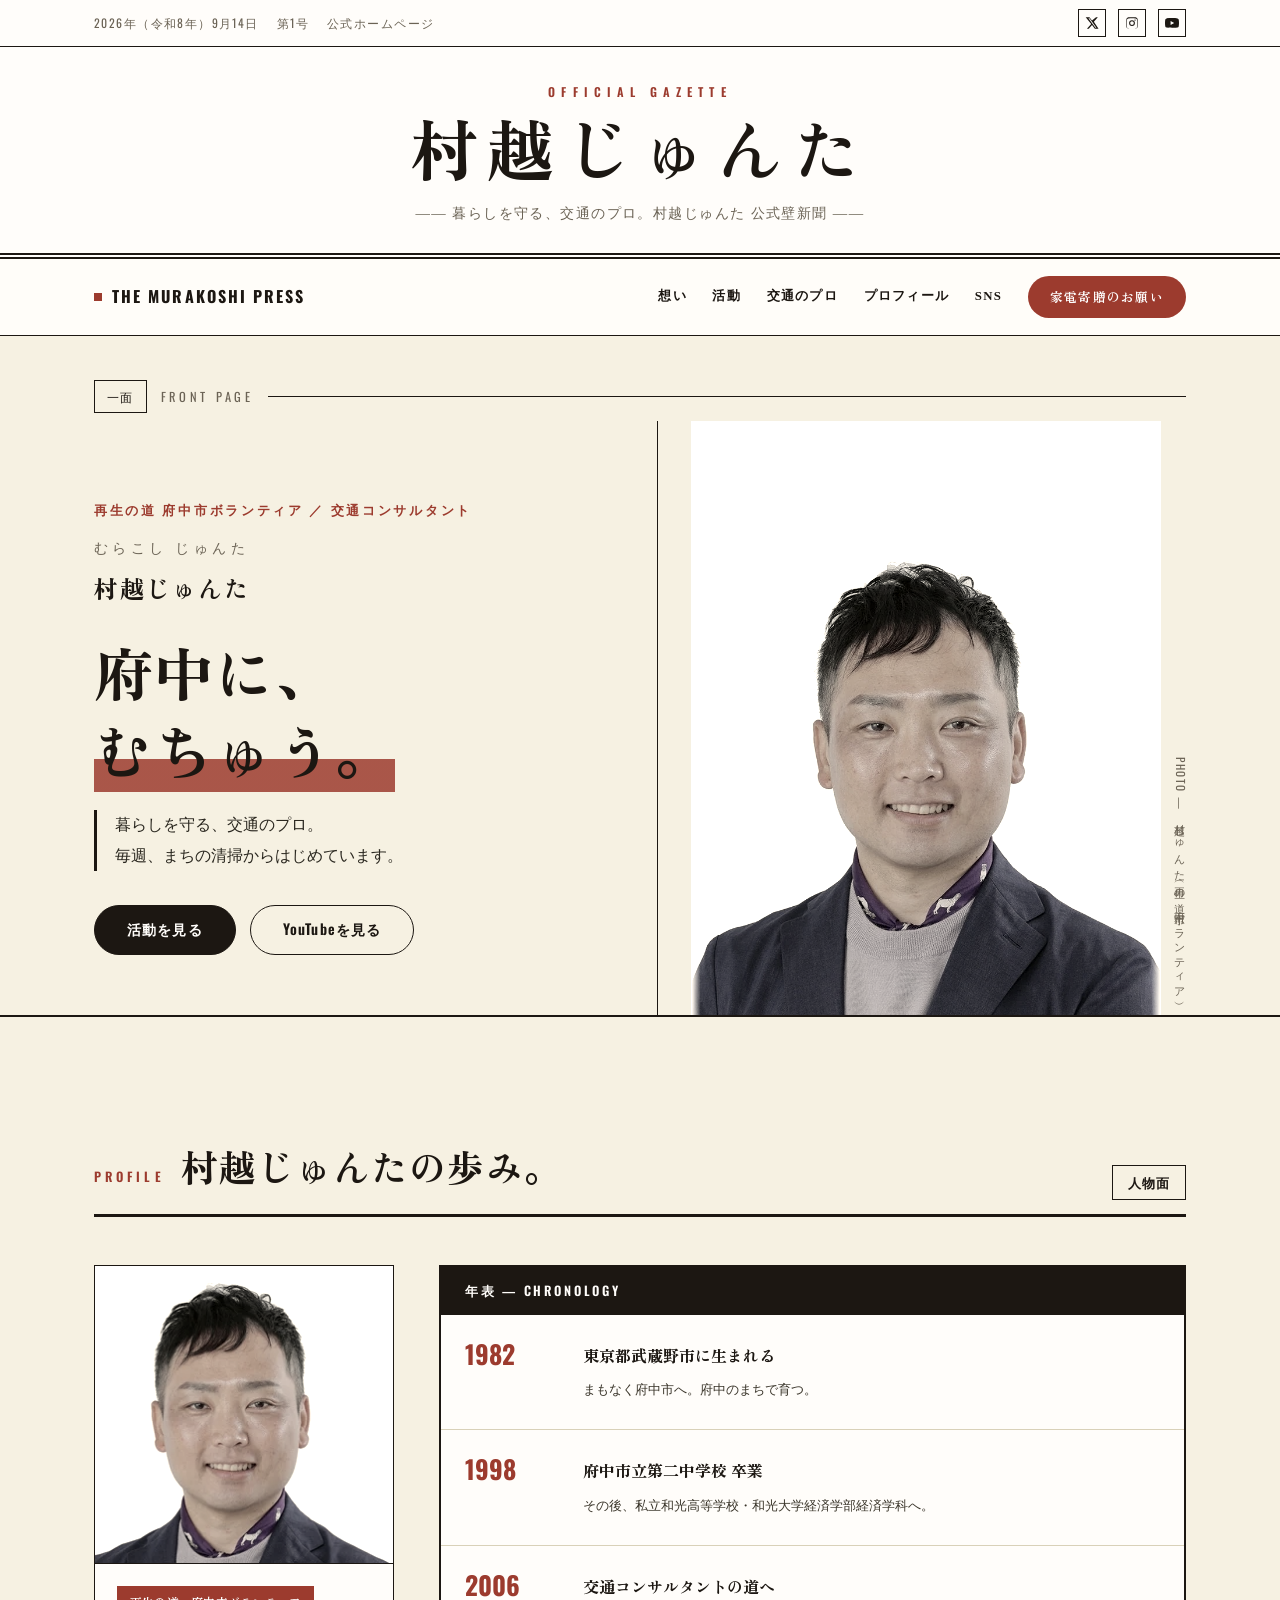
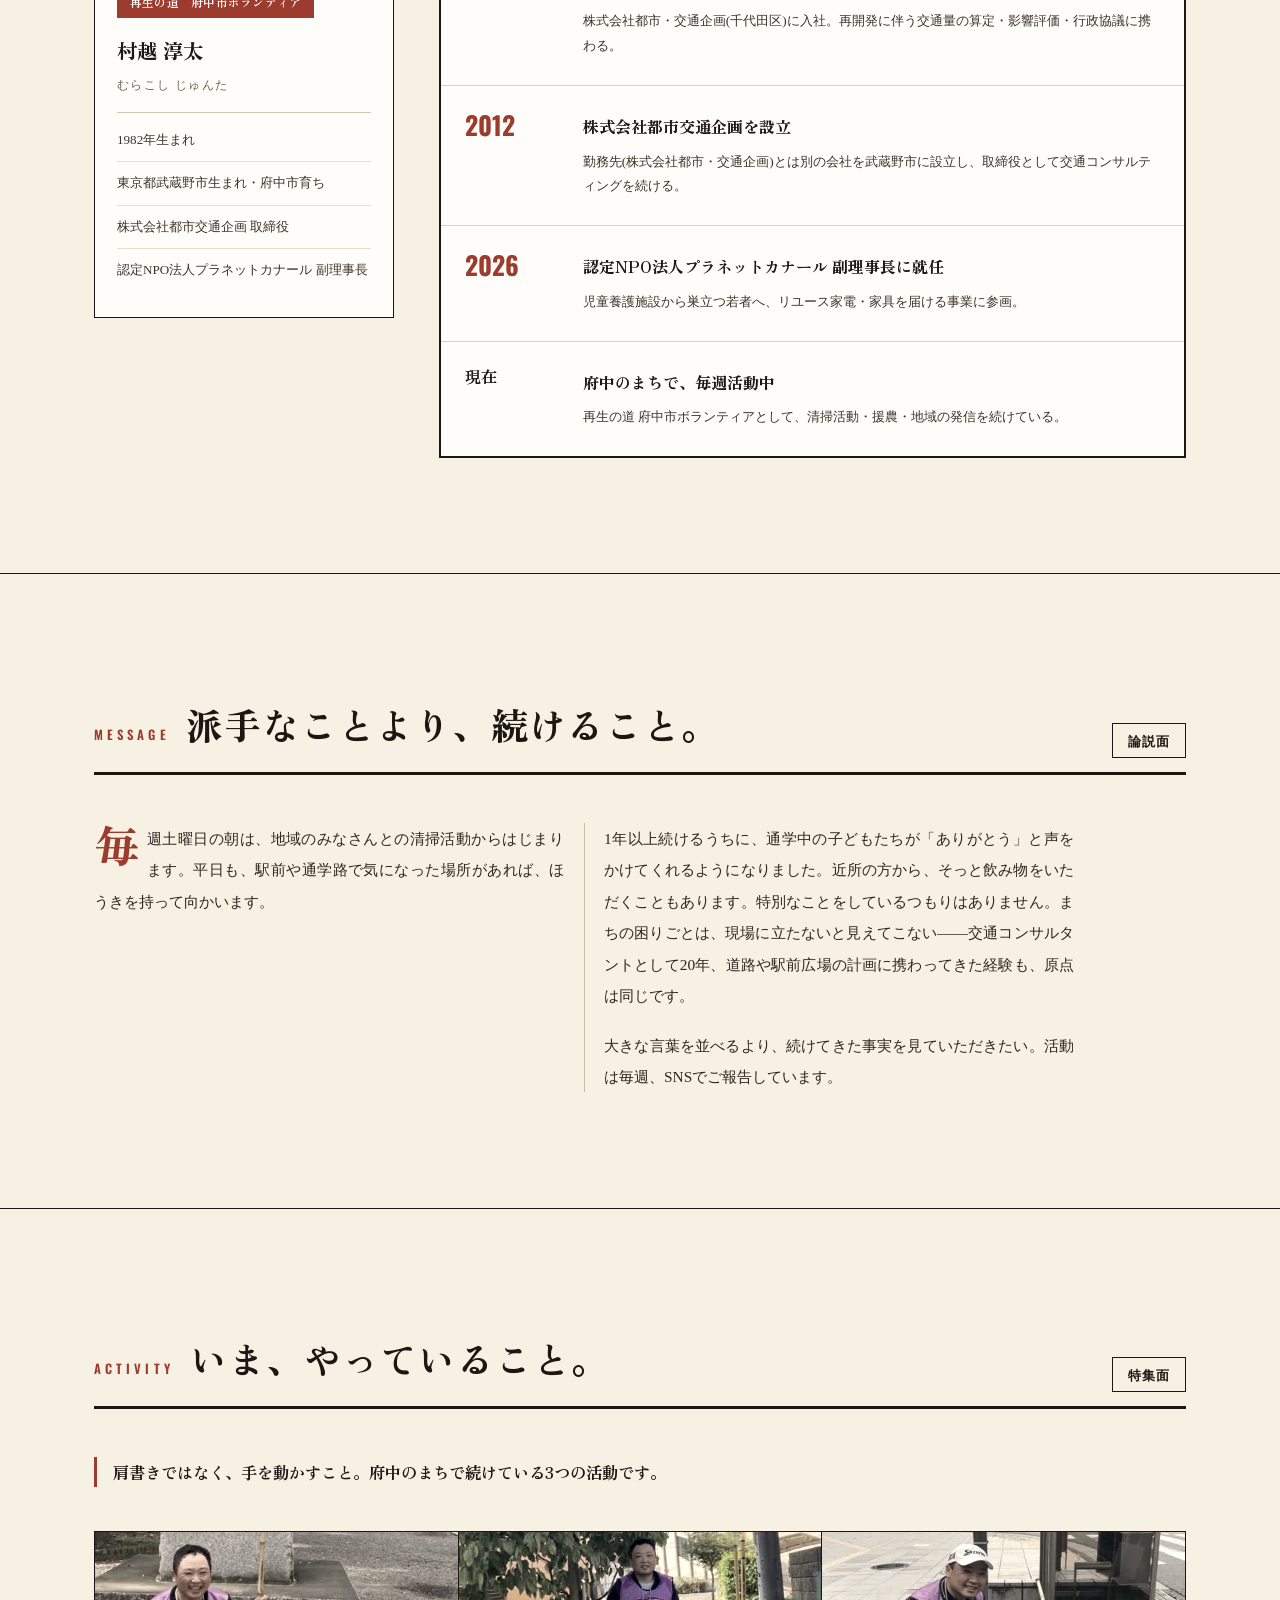
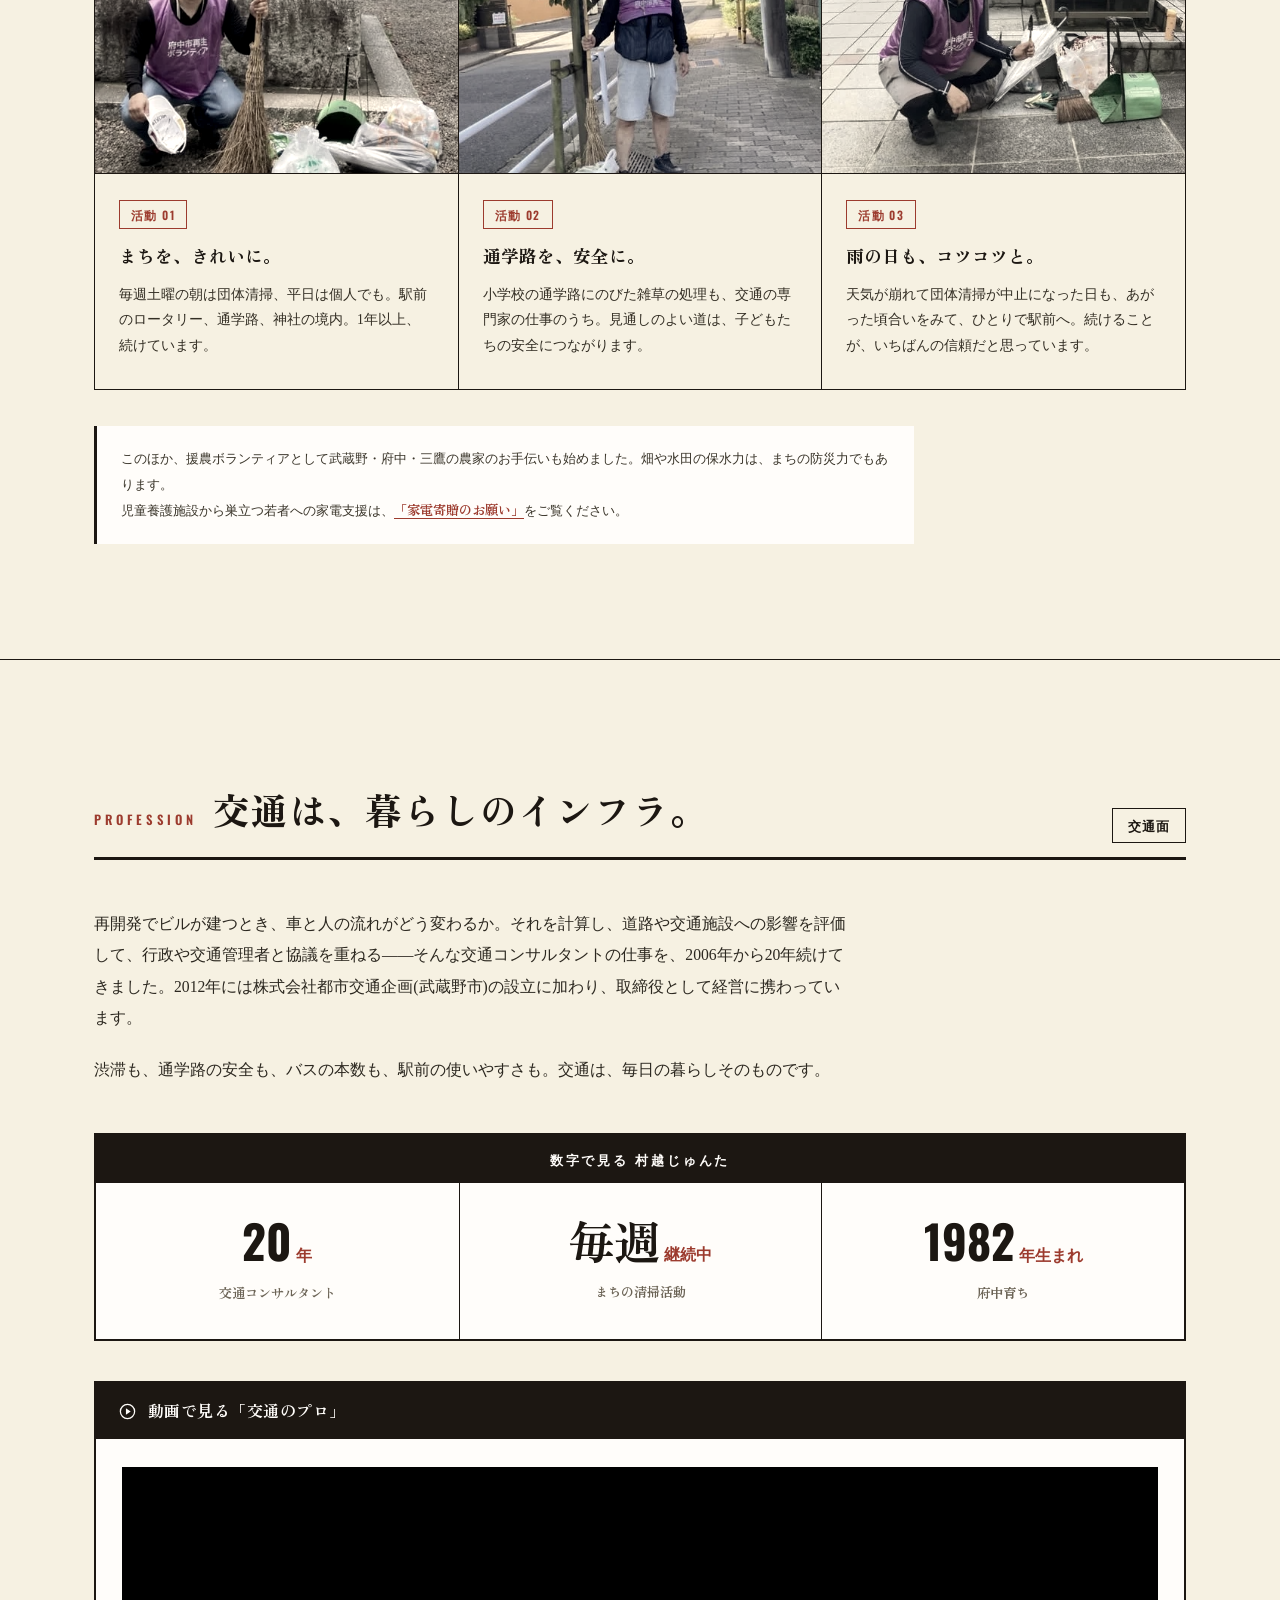
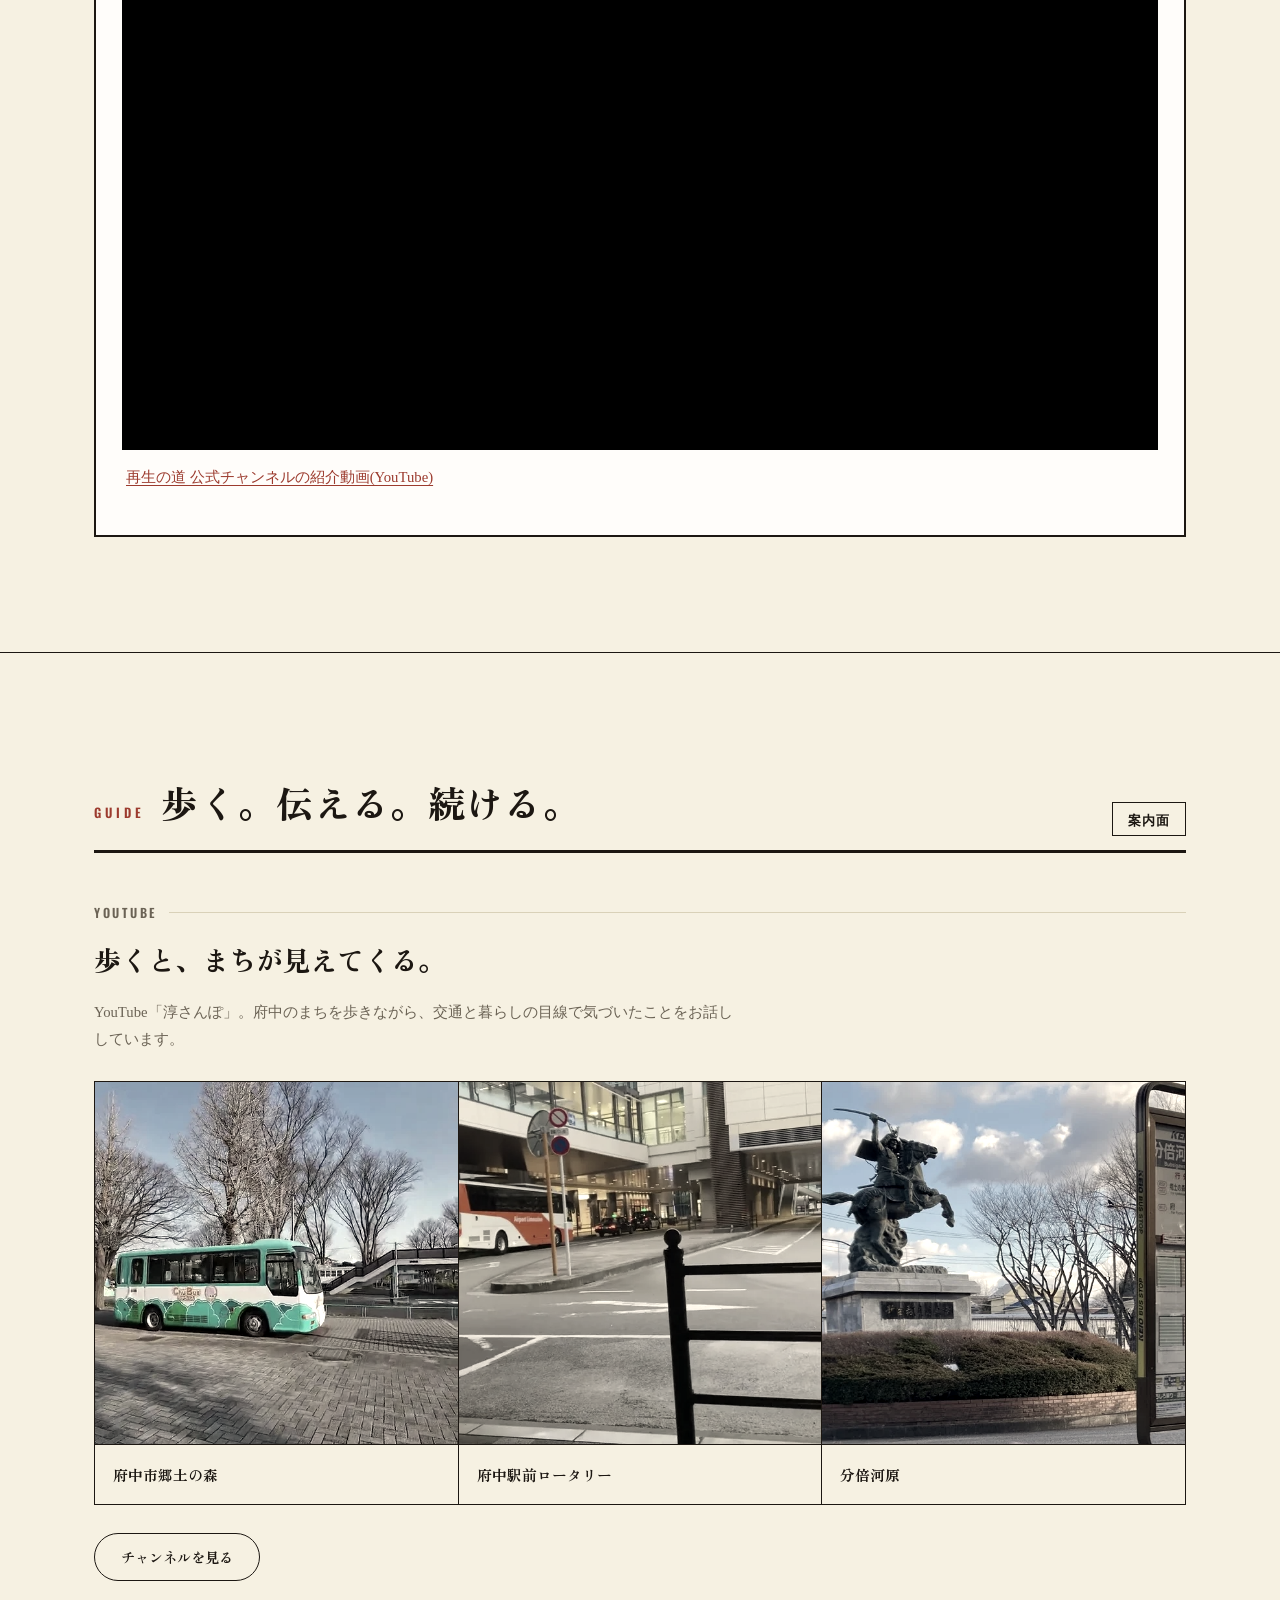
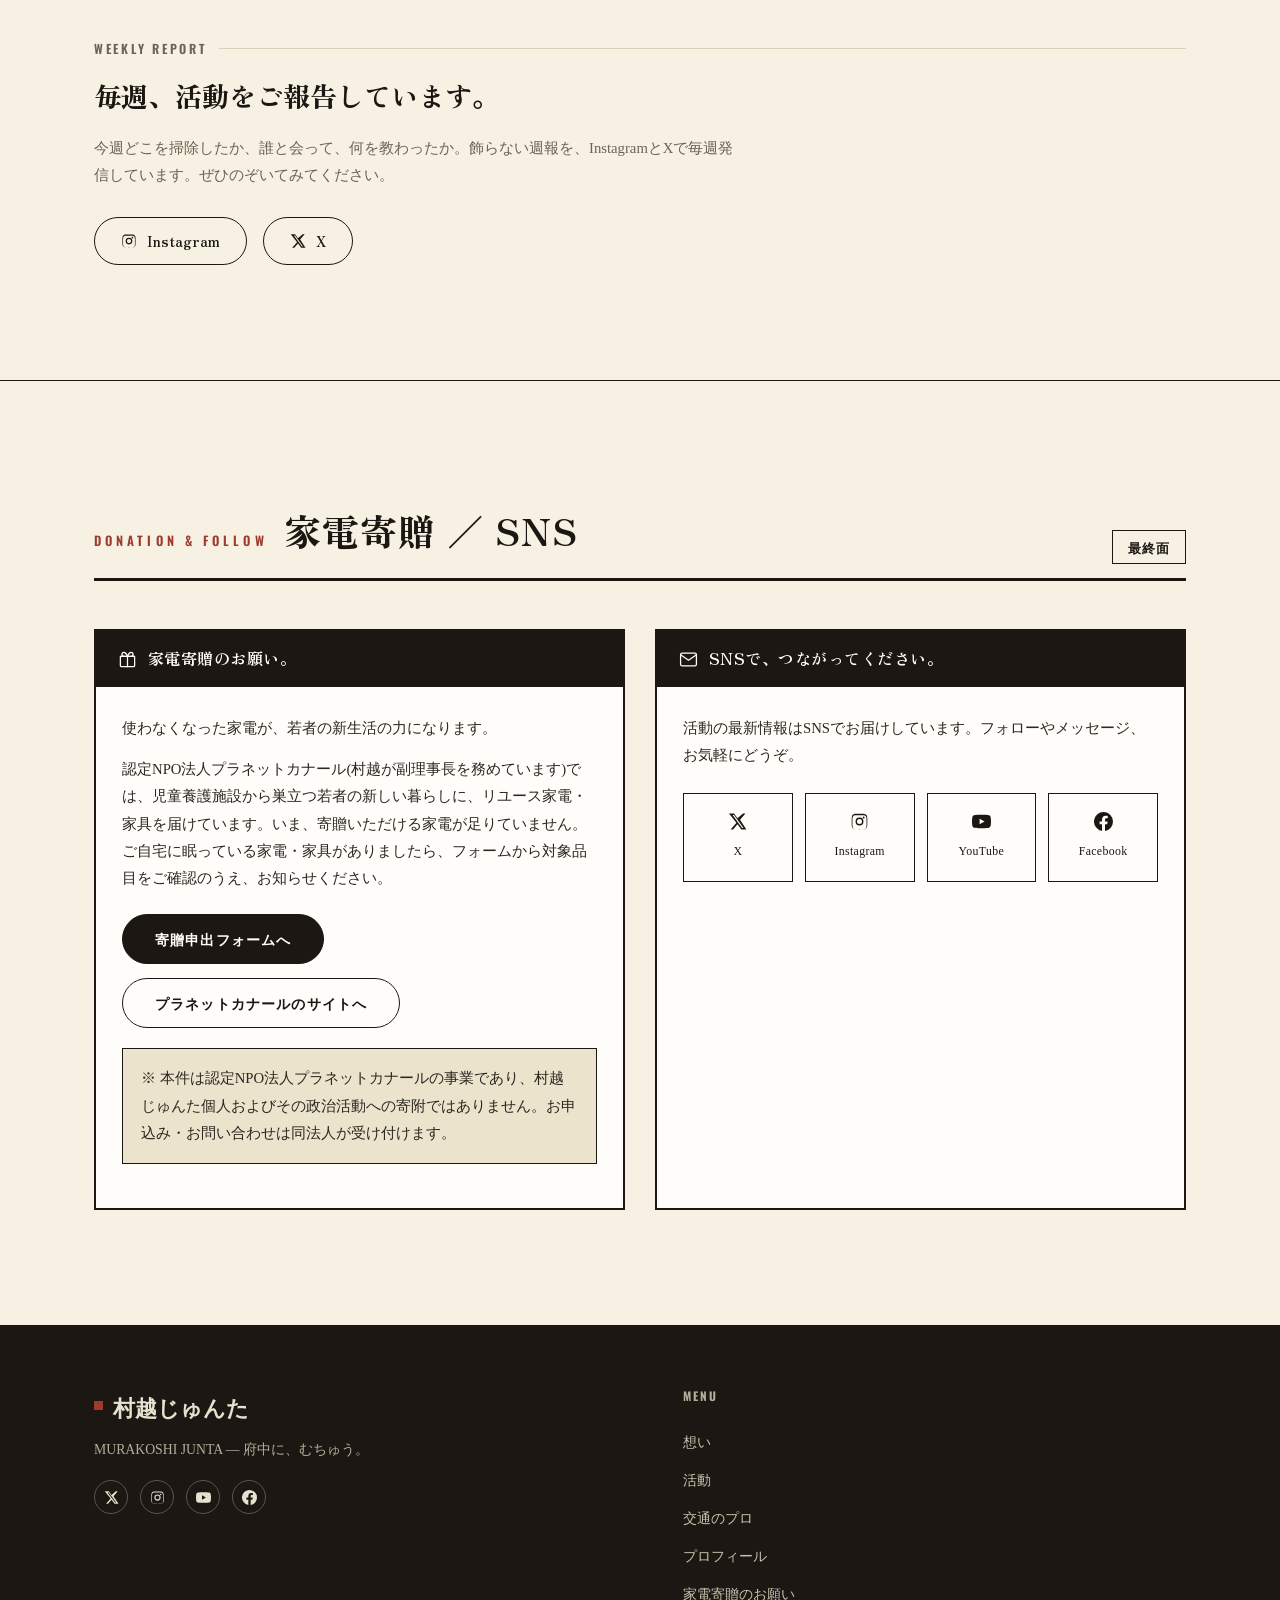
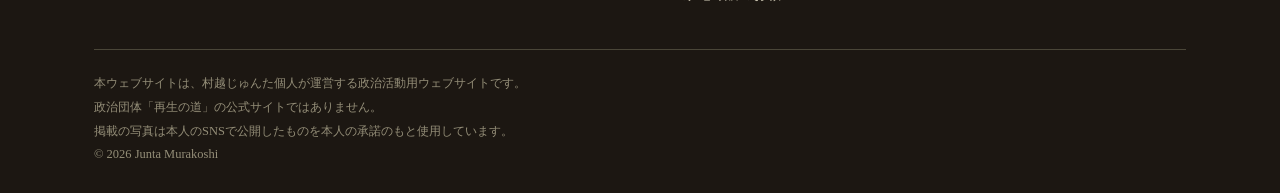
<file: patterns/pattern-05.html>
<!DOCTYPE html>
<html lang="ja">
<head>
<meta charset="UTF-8">
<meta name="viewport" content="width=device-width, initial-scale=1.0">
<meta name="robots" content="noindex, nofollow">
<title>村越じゅんた 公式サイト｜府中に、むちゅう。｜Editorial</title>
<meta name="description" content="村越じゅんた(むらこし じゅんた)公式サイト。交通コンサルタント20年。府中のまちで、毎週の清掃活動と子ども・若者への支援を続けています。">
<meta property="og:type" content="website">
<meta property="og:title" content="村越じゅんた 公式サイト｜府中に、むちゅう。">
<meta property="og:description" content="交通コンサルタント20年。府中のまちで、毎週の清掃活動と子ども・若者への支援を続けています。">
<meta property="og:image" content="../assets/img/ogp.png">
<meta name="twitter:card" content="summary_large_image">
<link rel="icon" href="../assets/img/favicon-64.png" type="image/png">
<link rel="apple-touch-icon" href="../assets/img/apple-touch-icon.png">
<link rel="preconnect" href="https://fonts.googleapis.com">
<link rel="preconnect" href="https://fonts.gstatic.com" crossorigin>
<link href="https://fonts.googleapis.com/css2?family=Zen+Old+Mincho:wght@400;500;600;700;900&family=Oswald:wght@400;500;600;700&display=swap" rel="stylesheet">
<style>
:root{
  --ink:#1c1712;
  --paper:#f6f1e2;
  --paper2:#ece3cd;
  --paper3:#fffdfa;
  --accent:#9c3b2e;
  --accent-dp:#7c2e23;
  --gray:#6b6355;
  --line:#1c1712;
  --maxw:1180px;
  --maxw-narrow:860px;
}
*,*::before,*::after{box-sizing:border-box;margin:0;padding:0;}
html{scroll-behavior:smooth;}
body{
  font-family:'Zen Old Mincho',serif;color:var(--ink);background:var(--paper);
  line-height:1.85;font-weight:400;-webkit-font-smoothing:antialiased;overflow-x:hidden;
}
img{max-width:100%;display:block;}
a{color:inherit;text-decoration:none;}
ul,ol{list-style:none;}
button{font-family:inherit;}
.num,.osw{font-family:'Oswald',sans-serif;}
.wrap{max-width:var(--maxw);margin:0 auto;padding:0 clamp(16px,4vw,44px);}
.wrap-narrow{max-width:var(--maxw-narrow);margin:0 auto;padding:0 clamp(16px,4vw,44px);}
.tone-photo{filter:grayscale(55%) sepia(14%) contrast(1.08) saturate(1.05);}
@media (prefers-reduced-motion:reduce){
  html{scroll-behavior:auto;}
  *{animation-duration:.001ms!important;transition-duration:.001ms!important;}
}

/* ===== page banner ===== */
.page-banner{display:flex;align-items:flex-end;justify-content:space-between;gap:20px;border-bottom:3px solid var(--ink);padding-bottom:14px;margin-bottom:48px;flex-wrap:wrap;}
.page-banner-head{display:flex;align-items:baseline;gap:16px;flex-wrap:wrap;}
.page-banner-en{font-family:'Oswald',sans-serif;font-size:.8rem;font-weight:600;letter-spacing:.32em;color:var(--accent);text-transform:uppercase;}
.page-banner-ja{font-size:clamp(1.6rem,3.4vw,2.3rem);font-weight:900;letter-spacing:.03em;}
.page-tag{font-family:'Oswald',sans-serif;font-size:.8rem;font-weight:600;letter-spacing:.08em;border:1px solid var(--ink);padding:5px 15px 4px;white-space:nowrap;}

/* ===== MASTHEAD ===== */
.masthead-topbar{border-bottom:1px solid var(--ink);background:var(--paper3);}
.topbar-inner{padding-top:9px;padding-bottom:9px;display:flex;align-items:center;justify-content:space-between;font-family:'Oswald',sans-serif;font-size:.74rem;letter-spacing:.12em;text-transform:uppercase;color:var(--gray);gap:12px;flex-wrap:wrap;}
.issue-info{display:flex;gap:18px;align-items:center;flex-wrap:wrap;}
.issue-info span{white-space:nowrap;}
.topbar-social{display:flex;gap:12px;}
.topbar-social a{width:28px;height:28px;border:1px solid var(--ink);display:flex;align-items:center;justify-content:center;color:var(--ink);transition:background .2s,color .2s;}
.topbar-social a:hover{background:var(--ink);color:var(--paper3);}
.topbar-social svg{width:14px;height:14px;fill:currentColor;}

.masthead-main{text-align:center;padding:34px clamp(16px,4vw,44px) 26px;border-bottom:6px double var(--ink);background:var(--paper3);}
.mast-eyebrow{font-family:'Oswald',sans-serif;font-size:.76rem;font-weight:600;letter-spacing:.5em;color:var(--accent);text-transform:uppercase;margin-bottom:10px;}
.mast-title{display:inline-block;font-size:clamp(2.4rem,7.6vw,4.2rem);font-weight:900;letter-spacing:.14em;line-height:1;}
.mast-sub{margin-top:14px;font-size:clamp(.78rem,1.5vw,.9rem);letter-spacing:.1em;color:var(--gray);font-weight:500;}

.press-nav{position:sticky;top:0;z-index:1000;background:rgba(255,253,250,.96);-webkit-backdrop-filter:blur(6px);backdrop-filter:blur(6px);border-bottom:1px solid var(--ink);}
.press-nav-inner{height:76px;display:flex;align-items:center;justify-content:space-between;gap:20px;}
.press-logo{font-family:'Oswald',sans-serif;font-weight:700;font-size:1rem;letter-spacing:.13em;text-transform:uppercase;display:flex;align-items:center;gap:10px;white-space:nowrap;}
.press-logo::before{content:"";width:8px;height:8px;background:var(--accent);display:inline-block;}
nav.main-nav{display:flex;align-items:center;gap:clamp(14px,2vw,28px);}
nav.main-nav a{font-size:.8rem;font-weight:600;letter-spacing:.1em;padding:6px 0;position:relative;transition:color .2s;}
nav.main-nav a::after{content:"";position:absolute;left:0;bottom:0;width:0;height:1px;background:var(--accent);transition:width .25s ease;}
nav.main-nav a:hover{color:var(--accent);}
nav.main-nav a:hover::after{width:100%;}
nav.main-nav a.nav-cta{color:#fff;background:var(--accent);padding:9px 22px;border-radius:999px;font-weight:700;}
nav.main-nav a.nav-cta::after{display:none;}
nav.main-nav a.nav-cta:hover{background:var(--accent-dp);}

.hamburger{display:none;flex-direction:column;gap:5px;background:none;border:none;cursor:pointer;padding:8px;z-index:1100;}
.hamburger span{width:26px;height:2px;background:var(--ink);display:block;transition:.3s;}
.hamburger.open span:nth-child(1){transform:translateY(7px) rotate(45deg);}
.hamburger.open span:nth-child(2){opacity:0;}
.hamburger.open span:nth-child(3){transform:translateY(-7px) rotate(-45deg);}

/* ===== FRONT PAGE ===== */
.front-page{padding:44px 0 0;border-bottom:2px solid var(--ink);}
.page-flag{display:flex;align-items:center;gap:14px;margin-bottom:8px;font-family:'Oswald',sans-serif;font-size:.78rem;letter-spacing:.3em;text-transform:uppercase;color:var(--gray);}
.page-flag .box{border:1px solid var(--ink);padding:4px 12px;color:var(--ink);letter-spacing:.1em;}
.page-flag .rule{flex:1;height:1px;background:var(--ink);}
.front-grid{display:grid;grid-template-columns:1fr 1.02fr;gap:clamp(24px,3.5vw,44px);align-items:end;}
.front-headline{padding:40px 0 60px;}
.dateline{font-family:'Oswald',sans-serif;font-size:.84rem;font-weight:600;letter-spacing:.2em;color:var(--accent);text-transform:uppercase;margin-bottom:14px;}
.front-kana{font-size:.86rem;letter-spacing:.32em;color:var(--gray);margin-bottom:4px;}
.front-name{font-size:1.5rem;font-weight:900;letter-spacing:.08em;margin-bottom:22px;}
.front-headline h1{font-size:clamp(2.3rem,4.7vw,3.7rem);font-weight:900;line-height:1.32;letter-spacing:.02em;margin-bottom:22px;}
.front-headline h1 .em{background:linear-gradient(transparent 62%, rgba(156,59,46,.85) 62%);}
.front-lead{font-size:1.02rem;color:#2b2820;max-width:520px;padding-left:18px;border-left:3px solid var(--ink);}
.btn-row{display:flex;gap:14px;flex-wrap:wrap;align-items:center;margin-top:34px;}
.btn-editorial{font-family:'Oswald',sans-serif;font-weight:600;font-size:.9rem;letter-spacing:.08em;height:50px;padding:0 32px;display:inline-flex;align-items:center;justify-content:center;gap:8px;border:1.5px solid var(--ink);border-radius:999px;background:var(--ink);color:var(--paper3);transition:all .2s ease;}
.btn-editorial:hover{background:var(--accent);border-color:var(--accent);color:#fff;}
.btn-editorial.outline{background:transparent;color:var(--ink);}
.btn-editorial.outline:hover{background:var(--ink);color:var(--paper3);}

.front-photo{align-self:end;display:flex;align-items:flex-end;gap:14px;border-left:1px solid var(--ink);padding-left:clamp(18px,2.6vw,36px);line-height:0;}
.front-photo .img-frame{flex:1;line-height:0;background:var(--paper3);}
.front-photo img{width:100%;height:clamp(440px,66vh,620px);object-fit:contain;object-position:bottom center;background:var(--paper3);}
.front-photo figcaption{writing-mode:vertical-rl;font-family:'Oswald',sans-serif;font-size:.7rem;letter-spacing:.14em;color:var(--gray);line-height:1;padding-bottom:20px;white-space:nowrap;}

/* ===== FEATURE PAGE 共通 ===== */
.feature-page{padding:clamp(76px,9vw,116px) 0;border-bottom:1px solid var(--ink);}
.feature-page:last-of-type{border-bottom:none;}

/* --- 論説面 message --- */
.column-text{column-count:2;column-gap:40px;column-rule:1px solid #c7bfa4;font-size:.96rem;line-height:2.05;color:#2c2820;text-align:justify;max-width:980px;}
.column-text p{margin-bottom:18px;break-inside:avoid-column;}
.column-text p:first-of-type::first-letter{font-family:'Zen Old Mincho',serif;font-weight:900;font-size:2.8rem;line-height:.66;float:left;padding:6px 8px 0 0;color:var(--accent);}

/* --- 人物面 profile --- */
.profile-layout{display:grid;grid-template-columns:300px 1fr;gap:clamp(24px,3.5vw,48px);align-items:start;}
.profile-card{border:1px solid var(--ink);background:var(--paper3);}
.profile-card-photo{aspect-ratio:1/1;overflow:hidden;border-bottom:1px solid var(--ink);}
.profile-card-photo img{width:100%;height:100%;object-fit:cover;}
.profile-card-body{padding:22px 22px 26px;}
.badge{display:inline-block;background:var(--accent);color:#fff;font-weight:700;font-size:.74rem;letter-spacing:.02em;padding:5px 13px;margin-bottom:14px;}
.prof-name{font-size:1.28rem;font-weight:900;}
.prof-name small{display:block;font-size:.72rem;font-weight:500;color:var(--gray);letter-spacing:.12em;margin-top:5px;}
.prof-tags{border-top:1px solid #cfc7ae;margin-top:16px;padding-top:6px;}
.prof-tags li{font-size:.82rem;color:#3a352a;padding:9px 0;border-bottom:1px solid #e4ddc8;}
.prof-tags li:last-child{border-bottom:none;}
.chrono-frame{border:2px solid var(--ink);background:var(--paper3);}
.chrono-head{background:var(--ink);color:var(--paper3);font-family:'Oswald',sans-serif;font-size:.8rem;font-weight:600;letter-spacing:.22em;text-transform:uppercase;padding:12px 24px;}
.chrono-row{display:grid;grid-template-columns:96px 1fr;gap:22px;padding:26px 24px;border-bottom:1px solid #d9d1b8;}
.chrono-row:last-child{border-bottom:none;}
.chrono-year{font-family:'Oswald',sans-serif;font-weight:700;font-size:1.6rem;color:var(--accent);line-height:1;}
.chrono-year.is-now{font-family:'Zen Old Mincho',serif;font-size:1rem;color:var(--ink);font-weight:700;}
.chrono-row h3{font-size:1rem;font-weight:900;margin-bottom:8px;}
.chrono-row p{font-size:.84rem;color:#3a352a;line-height:1.85;}

/* --- 特集面 activity --- */
.feature-intro{font-size:1.02rem;font-weight:700;margin-bottom:44px;max-width:760px;padding-left:16px;border-left:3px solid var(--accent);}
.activity-grid{display:grid;grid-template-columns:repeat(3,1fr);border-top:1px solid var(--ink);border-left:1px solid var(--ink);}
.activity-article{border-right:1px solid var(--ink);border-bottom:1px solid var(--ink);}
.activity-article figure{aspect-ratio:3/2;overflow:hidden;border-bottom:1px solid var(--ink);}
.activity-article img{width:100%;height:100%;object-fit:cover;}
.activity-article-body{padding:26px 24px 30px;}
.article-tag{display:inline-block;font-family:'Oswald',sans-serif;font-size:.72rem;font-weight:600;letter-spacing:.12em;color:var(--accent);border:1px solid var(--accent);padding:3px 11px;margin-bottom:14px;}
.activity-article h3{font-size:1.1rem;font-weight:900;line-height:1.5;margin-bottom:12px;}
.activity-article p{font-size:.85rem;line-height:1.9;color:#332e24;}
.editor-note{margin-top:36px;padding:20px 24px;border-left:3px solid var(--ink);background:var(--paper3);font-size:.84rem;color:#3a352a;line-height:1.9;max-width:820px;}
.editor-note a{color:var(--accent);text-decoration:underline;text-underline-offset:3px;font-weight:700;}

/* --- 交通面 work --- */
.work-text{max-width:760px;}
.work-text p{font-size:.98rem;line-height:2;color:#2c2820;margin-bottom:20px;}
.kpi-frame{border:2px solid var(--ink);background:var(--paper3);margin-top:48px;}
.kpi-head{background:var(--ink);color:var(--paper3);font-family:'Oswald',sans-serif;font-size:.82rem;font-weight:600;letter-spacing:.22em;text-transform:uppercase;text-align:center;padding:12px;}
.kpi-grid{display:grid;grid-template-columns:repeat(3,1fr);}
.kpi-cell{padding:34px 16px;text-align:center;border-left:1px solid var(--ink);}
.kpi-cell:first-child{border-left:none;}
.kpi-num{font-family:'Oswald',sans-serif;font-weight:700;font-size:clamp(2rem,4.2vw,2.9rem);line-height:1;display:inline-flex;align-items:baseline;gap:4px;}
.kpi-num .unit{font-size:1rem;font-weight:600;color:var(--accent);}
.kpi-label{margin-top:10px;font-size:.83rem;font-weight:700;color:var(--gray);}
.ad-frame{border:2px solid var(--ink);background:var(--paper3);margin-top:40px;}
.ad-frame-head{background:var(--ink);color:var(--paper3);font-weight:700;font-size:1rem;letter-spacing:.03em;padding:13px 22px;display:flex;align-items:center;gap:11px;}
.ad-frame-head svg{width:19px;height:19px;flex-shrink:0;fill:none;stroke:currentColor;stroke-width:1.6;stroke-linecap:round;stroke-linejoin:round;}
.ad-frame-body{padding:28px 26px 30px;}
.video-embed{position:relative;aspect-ratio:16/9;background:#000;}
.video-embed iframe{position:absolute;inset:0;width:100%;height:100%;border:0;}
.video-cap{padding:14px 4px 0;font-size:.82rem;color:var(--gray);}
.video-cap a{color:var(--accent);text-decoration:underline;text-underline-offset:3px;}

/* --- 案内面 sanpo + weekly --- */
.guide-block{margin-bottom:56px;}
.guide-block:last-child{margin-bottom:0;}
.guide-eyebrow{font-family:'Oswald',sans-serif;font-size:.78rem;font-weight:600;letter-spacing:.22em;color:var(--gray);text-transform:uppercase;margin-bottom:10px;display:flex;align-items:center;gap:12px;}
.guide-eyebrow::after{content:"";flex:1;height:1px;background:#d9d1b8;}
.guide-block h3{font-size:clamp(1.3rem,2.6vw,1.7rem);font-weight:900;margin-bottom:14px;}
.guide-lead{font-size:.92rem;color:var(--gray);max-width:640px;margin-bottom:28px;}
.clip-grid{display:grid;grid-template-columns:repeat(3,1fr);border-top:1px solid var(--ink);border-left:1px solid var(--ink);}
.clip-card{border-right:1px solid var(--ink);border-bottom:1px solid var(--ink);transition:background .2s;}
.clip-card:hover{background:var(--paper2);}
.clip-card figure{aspect-ratio:1/1;overflow:hidden;border-bottom:1px solid var(--ink);}
.clip-card img{width:100%;height:100%;object-fit:cover;}
.clip-card-label{padding:16px 18px;font-size:.92rem;font-weight:700;}
.guide-more{margin-top:28px;}
.sns-row{display:flex;gap:16px;flex-wrap:wrap;}
.sns-btn{display:inline-flex;align-items:center;gap:10px;border:1.5px solid var(--ink);border-radius:999px;padding:0 26px;height:48px;font-weight:700;font-size:.88rem;transition:.2s;}
.sns-btn:hover{background:var(--ink);color:var(--paper3);}
.sns-btn svg{width:16px;height:16px;fill:currentColor;}

/* --- 最終面 reuse + contact --- */
.final-grid{display:grid;grid-template-columns:1fr 1fr;gap:30px;}
.ad-frame-body p{font-size:.92rem;margin-bottom:14px;color:#2b2820;}
.strong-note{font-weight:700;color:var(--accent);}
.note-box{margin-top:20px;padding:16px 18px;border:1px solid var(--ink);background:var(--paper2);font-size:.78rem;line-height:1.85;color:#332e24;}
.icon-row{display:grid;grid-template-columns:repeat(4,1fr);gap:12px;margin-top:24px;}
.icon-tile{display:flex;flex-direction:column;align-items:center;gap:10px;border:1px solid var(--ink);padding:18px 8px;text-align:center;transition:background .2s,color .2s;}
.icon-tile:hover{background:var(--ink);color:var(--paper3);}
.icon-tile svg{width:19px;height:19px;fill:currentColor;}
.icon-tile span{font-size:.74rem;letter-spacing:.03em;}

/* ===== COLOPHON ===== */
footer.colophon{background:var(--ink);color:#e7e2d0;padding:60px 0 0;}
.colophon-top{display:grid;grid-template-columns:1.1fr 1fr;gap:36px;padding-bottom:36px;border-bottom:1px solid #4a4638;}
.colophon-logo{font-family:'Oswald',sans-serif;font-weight:700;font-size:1.4rem;margin-bottom:10px;display:flex;align-items:center;gap:10px;}
.colophon-logo::before{content:"";width:9px;height:9px;background:var(--accent);display:inline-block;}
.colophon-tagline{color:#b3ad9a;font-size:.86rem;margin-bottom:18px;}
.colophon-social{display:flex;gap:12px;}
.colophon-social a{width:34px;height:34px;border:1px solid #59554a;border-radius:50%;display:flex;align-items:center;justify-content:center;transition:.2s;}
.colophon-social a:hover{border-color:var(--accent);background:var(--accent);}
.colophon-social svg{width:15px;height:15px;fill:#e7e2d0;}
.colophon-col h4{font-family:'Oswald',sans-serif;font-size:.74rem;letter-spacing:.16em;text-transform:uppercase;color:#b3ad9a;margin-bottom:16px;}
.colophon-col ul li a{color:#c9c3af;font-size:.88rem;display:inline-block;padding:6px 0;transition:color .2s;}
.colophon-col ul li a:hover{color:#fff;}
.colophon-strip{padding:22px 0 26px;font-size:.78rem;color:#948e78;line-height:1.9;}

/* ===== BACK TO TOP ===== */
.back-to-top{position:fixed;right:22px;bottom:22px;width:48px;height:48px;background:var(--ink);color:var(--paper3);border:1px solid var(--ink);border-radius:50%;display:flex;align-items:center;justify-content:center;z-index:900;opacity:0;pointer-events:none;transition:opacity .3s ease,background .2s ease;}
.back-to-top svg{width:18px;height:18px;fill:none;stroke:currentColor;stroke-width:1.8;stroke-linecap:round;stroke-linejoin:round;}
.back-to-top.visible{opacity:1;pointer-events:auto;}
.back-to-top:hover{background:var(--accent);border-color:var(--accent);}

.overlay-bg{position:fixed;inset:0;background:rgba(20,17,12,.55);z-index:1040;opacity:0;pointer-events:none;transition:opacity .3s ease;}
.overlay-bg.visible{opacity:1;pointer-events:auto;}

/* ===== RESPONSIVE ===== */
@media (max-width:1020px){
  .front-grid{grid-template-columns:1fr;gap:0;}
  .front-photo{order:-1;width:min(74vw,400px);margin:20px auto 0;border-left:none;padding-left:0;border-bottom:2px solid var(--ink);}
  .front-photo img{height:auto;}
  .front-photo figcaption{display:none;}
  .front-headline{padding:34px 0 52px;}
  .profile-layout{grid-template-columns:1fr;}
  .profile-card{max-width:360px;}
  .activity-grid{grid-template-columns:repeat(2,1fr);}
  .clip-grid{grid-template-columns:repeat(2,1fr);}
  .final-grid{grid-template-columns:1fr;}
  .colophon-top{grid-template-columns:1fr;}
}
@media (max-width:768px){
  .feature-page{padding:56px 0;}
  .press-nav-inner{height:60px;}
  nav.main-nav{
    position:fixed;top:0;right:0;height:100vh;width:min(300px,82vw);
    background:var(--ink);flex-direction:column;align-items:flex-start;justify-content:flex-start;
    padding:92px 28px 28px;gap:0;transform:translateX(100%);visibility:hidden;
    transition:transform .3s ease,visibility .3s;z-index:1050;
  }
  nav.main-nav.open{transform:translateX(0);visibility:visible;}
  nav.main-nav a{color:#e7e2d0;font-size:1rem;border-bottom:1px solid #3d3a2e;width:100%;padding:14px 0;}
  nav.main-nav a::after{display:none;}
  nav.main-nav a.nav-cta{color:#fff;background:var(--accent);border-bottom:none;border-radius:999px;text-align:center;padding:12px 0;margin:14px 0;}
  .hamburger{display:flex;}
  .topbar-social{display:none;}
  .column-text{column-count:1;}
  .activity-grid{grid-template-columns:1fr;}
  .clip-grid{grid-template-columns:1fr;}
  .icon-row{grid-template-columns:repeat(2,1fr);}
  html{overflow-x:clip;}
  /* tap targets */
  .hamburger{padding:12px 8px;}
  .press-logo{padding:6px 0;}
  .colophon-social a,.topbar-social a{width:42px;height:42px;}
  .colophon-col ul li a{padding:9px 0;}
}
</style>
</head>
<body>

<div class="overlay-bg" id="overlayBg"></div>

<header>
  <div class="masthead-topbar">
    <div class="topbar-inner wrap">
      <div class="issue-info">
        <span>2026年（令和8年）9月14日</span>
        <span>第1号</span>
        <span>公式ホームページ</span>
      </div>
      <div class="topbar-social">
        <a href="https://x.com/musashinokj" target="_blank" rel="noopener" aria-label="X(旧Twitter) @musashinokj"><svg viewBox="0 0 24 24" aria-hidden="true"><path d="M18.9 2H22l-6.8 7.8L23.2 22h-6.3l-4.9-6.4L6.4 22H3.3l7.3-8.3L1.2 2h6.4l4.4 5.9L18.9 2zm-1.1 18.1h1.7L7.7 3.8H5.8l12 16.3z"/></svg></a>
        <a href="https://www.instagram.com/junta.murakoshi" target="_blank" rel="noopener" aria-label="Instagram @junta.murakoshi"><svg viewBox="0 0 24 24" aria-hidden="true"><path d="M12 2.2c3.2 0 3.6 0 4.9.1 1.2.1 1.8.2 2.2.4.6.2 1 .5 1.4.9.4.4.7.8.9 1.4.2.4.4 1 .4 2.2.1 1.3.1 1.6.1 4.9s0 3.6-.1 4.9c-.1 1.2-.2 1.8-.4 2.2-.2.6-.5 1-.9 1.4-.4.4-.8.7-1.4.9-.4.2-1 .4-2.2.4-1.3.1-1.6.1-4.9.1s-3.6 0-4.9-.1c-1.2-.1-1.8-.2-2.2-.4-.6-.2-1-.5-1.4-.9-.4-.4-.7-.8-.9-1.4-.2-.4-.4-1-.4-2.2-.1-1.3-.1-1.6-.1-4.9s0-3.6.1-4.9c.1-1.2.2-1.8.4-2.2.2-.6.5-1 .9-1.4.4-.4.8-.7 1.4-.9.4-.2 1-.4 2.2-.4 1.3-.1 1.6-.1 4.9-.1zm0 1.8c-3.1 0-3.5 0-4.8.1-1.1.1-1.5.2-1.9.3-.5.2-.8.4-1.1.7-.3.3-.5.6-.7 1.1-.1.4-.3.8-.3 1.9-.1 1.2-.1 1.6-.1 4.8s0 3.5.1 4.8c.1 1.1.2 1.5.3 1.9.2.5.4.8.7 1.1.3.3.6.5 1.1.7.4.1.8.3 1.9.3 1.2.1 1.6.1 4.8.1s3.5 0 4.8-.1c1.1-.1 1.5-.2 1.9-.3.5-.2.8-.4 1.1-.7.3-.3.5-.6.7-1.1.1-.4.3-.8.3-1.9.1-1.2.1-1.6.1-4.8s0-3.5-.1-4.8c-.1-1.1-.2-1.5-.3-1.9-.2-.5-.4-.8-.7-1.1-.3-.3-.6-.5-1.1-.7-.4-.1-.8-.3-1.9-.3-1.2-.1-1.6-.1-4.8-.1zm0 3.1a5 5 0 1 1 0 10 5 5 0 0 1 0-10zm0 1.8a3.2 3.2 0 1 0 0 6.4 3.2 3.2 0 0 0 0-6.4zm5.2-3.1a1.2 1.2 0 1 1 0 2.4 1.2 1.2 0 0 1 0-2.4z"/></svg></a>
        <a href="https://www.youtube.com/@Junta.Murakoshi" target="_blank" rel="noopener" aria-label="YouTube 村越じゅんたチャンネル"><svg viewBox="0 0 24 24" aria-hidden="true"><path d="M23.5 6.2a3 3 0 0 0-2.1-2.1C19.5 3.5 12 3.5 12 3.5s-7.5 0-9.4.6A3 3 0 0 0 .5 6.2 31.3 31.3 0 0 0 0 12a31.3 31.3 0 0 0 .5 5.8 3 3 0 0 0 2.1 2.1c1.9.6 9.4.6 9.4.6s7.5 0 9.4-.6a3 3 0 0 0 2.1-2.1A31.3 31.3 0 0 0 24 12a31.3 31.3 0 0 0-.5-5.8zM9.6 15.6V8.4L15.8 12l-6.2 3.6z"/></svg></a>
      </div>
    </div>
  </div>

  <div class="masthead-main">
    <div class="mast-eyebrow">OFFICIAL GAZETTE</div>
    <a href="#top" class="mast-title">村越じゅんた</a>
    <div class="mast-sub">―― 暮らしを守る、交通のプロ。村越じゅんた 公式壁新聞 ――</div>
  </div>

  <nav class="press-nav">
    <div class="press-nav-inner wrap">
      <a href="#top" class="press-logo">THE MURAKOSHI PRESS</a>
      <nav class="main-nav" id="mainNav">
        <a href="#message">想い</a>
        <a href="#activity">活動</a>
        <a href="#work">交通のプロ</a>
        <a href="#profile">プロフィール</a>
        <a href="#contact">SNS</a>
        <a href="#reuse" class="nav-cta">家電寄贈のお願い</a>
      </nav>
      <button class="hamburger" id="hamburgerBtn" aria-label="メニュー開閉" aria-expanded="false" aria-controls="mainNav">
        <span></span><span></span><span></span>
      </button>
    </div>
  </nav>
</header>

<main>

  <!-- ===== 一面 / FRONT PAGE (hero) ===== -->
  <section class="front-page" id="top">
    <div class="wrap">
      <div class="page-flag">
        <span class="box">一面</span>
        <span>FRONT PAGE</span>
        <span class="rule"></span>
      </div>
      <div class="front-grid">
        <div class="front-headline">
          <div class="dateline">再生の道 府中市ボランティア ／ 交通コンサルタント</div>
          <div class="front-kana">むらこし じゅんた</div>
          <div class="front-name">村越じゅんた</div>
          <h1>府中に、<br><span class="em">むちゅう。</span></h1>
          <p class="front-lead">暮らしを守る、交通のプロ。<br>毎週、まちの清掃からはじめています。</p>
          <div class="btn-row">
            <a href="#activity" class="btn-editorial">活動を見る</a>
            <a href="https://www.youtube.com/@Junta.Murakoshi" target="_blank" rel="noopener" class="btn-editorial outline">YouTubeを見る</a>
          </div>
        </div>
        <figure class="front-photo">
          <div class="img-frame">
            <img class="tone-photo" src="../assets/img/hero_portrait.webp" width="807" height="808" fetchpriority="high"
                 alt="村越じゅんたのポートレート。紺のジャケットに紫のスカーフ、笑顔">
          </div>
          <figcaption>PHOTO ― 村越じゅんた（再生の道 府中市ボランティア）</figcaption>
        </figure>
      </div>
    </div>
  </section>

  <!-- ===== 人物面 = PROFILE ===== -->
  <section class="feature-page" id="profile">
    <div class="wrap">
      <div class="page-banner">
        <div class="page-banner-head">
          <span class="page-banner-en">PROFILE</span>
          <span class="page-banner-ja">村越じゅんたの歩み。</span>
        </div>
        <span class="page-tag">人物面</span>
      </div>
      <div class="profile-layout">
        <div class="profile-card">
          <figure class="profile-card-photo">
            <img class="tone-photo" src="../assets/img/profile_square.webp" width="300" height="300" loading="lazy" alt="村越じゅんたの顔写真">
          </figure>
          <div class="profile-card-body">
            <span class="badge">再生の道　府中市ボランティア</span>
            <p class="prof-name">村越 淳太<small>むらこし じゅんた</small></p>
            <ul class="prof-tags">
              <li>1982年生まれ</li>
              <li>東京都武蔵野市生まれ・府中市育ち</li>
              <li>株式会社都市交通企画 取締役</li>
              <li>認定NPO法人プラネットカナール 副理事長</li>
            </ul>
          </div>
        </div>
        <div class="chrono-frame">
          <div class="chrono-head">年表 ― CHRONOLOGY</div>
          <div class="chrono-row">
            <span class="chrono-year osw">1982</span>
            <div><h3>東京都武蔵野市に生まれる</h3><p>まもなく府中市へ。府中のまちで育つ。</p></div>
          </div>
          <div class="chrono-row">
            <span class="chrono-year osw">1998</span>
            <div><h3>府中市立第二中学校 卒業</h3><p>その後、私立和光高等学校・和光大学経済学部経済学科へ。</p></div>
          </div>
          <div class="chrono-row">
            <span class="chrono-year osw">2006</span>
            <div><h3>交通コンサルタントの道へ</h3><p>株式会社都市・交通企画(千代田区)に入社。再開発に伴う交通量の算定・影響評価・行政協議に携わる。</p></div>
          </div>
          <div class="chrono-row">
            <span class="chrono-year osw">2012</span>
            <div><h3>株式会社都市交通企画を設立</h3><p>勤務先(株式会社都市・交通企画)とは別の会社を武蔵野市に設立し、取締役として交通コンサルティングを続ける。</p></div>
          </div>
          <div class="chrono-row">
            <span class="chrono-year osw">2026</span>
            <div><h3>認定NPO法人プラネットカナール 副理事長に就任</h3><p>児童養護施設から巣立つ若者へ、リユース家電・家具を届ける事業に参画。</p></div>
          </div>
          <div class="chrono-row">
            <span class="chrono-year is-now">現在</span>
            <div><h3>府中のまちで、毎週活動中</h3><p>再生の道 府中市ボランティアとして、清掃活動・援農・地域の発信を続けている。</p></div>
          </div>
        </div>
      </div>
    </div>
  </section>

  <!-- ===== 論説面 = MESSAGE ===== -->
  <section class="feature-page" id="message">
    <div class="wrap">
      <div class="page-banner">
        <div class="page-banner-head">
          <span class="page-banner-en">MESSAGE</span>
          <span class="page-banner-ja">派手なことより、続けること。</span>
        </div>
        <span class="page-tag">論説面</span>
      </div>
      <div class="column-text">
        <p>毎週土曜日の朝は、地域のみなさんとの清掃活動からはじまります。平日も、駅前や通学路で気になった場所があれば、ほうきを持って向かいます。</p>
        <p>1年以上続けるうちに、通学中の子どもたちが「ありがとう」と声をかけてくれるようになりました。近所の方から、そっと飲み物をいただくこともあります。特別なことをしているつもりはありません。まちの困りごとは、現場に立たないと見えてこない――交通コンサルタントとして20年、道路や駅前広場の計画に携わってきた経験も、原点は同じです。</p>
        <p>大きな言葉を並べるより、続けてきた事実を見ていただきたい。活動は毎週、SNSでご報告しています。</p>
      </div>
    </div>
  </section>

  <!-- ===== 特集面 = ACTIVITY ===== -->
  <section class="feature-page" id="activity">
    <div class="wrap">
      <div class="page-banner">
        <div class="page-banner-head">
          <span class="page-banner-en">ACTIVITY</span>
          <span class="page-banner-ja">いま、やっていること。</span>
        </div>
        <span class="page-tag">特集面</span>
      </div>
      <p class="feature-intro">肩書きではなく、手を動かすこと。府中のまちで続けている3つの活動です。</p>
      <div class="activity-grid">
        <article class="activity-article">
          <figure><img class="tone-photo" src="../assets/img/act_shrine.webp" width="480" height="320" loading="lazy" alt="府中市再生ボランティアのビブスを着て、神社の境内でほうきとごみ袋を手に清掃する村越じゅんた"></figure>
          <div class="activity-article-body">
            <span class="article-tag">活動 01</span>
            <h3>まちを、きれいに。</h3>
            <p>毎週土曜の朝は団体清掃、平日は個人でも。駅前のロータリー、通学路、神社の境内。1年以上、続けています。</p>
          </div>
        </article>
        <article class="activity-article">
          <figure><img class="tone-photo" src="../assets/img/act_street.webp" width="480" height="320" loading="lazy" alt="通学路の歩道で、集めた草のごみ袋とともに立つ村越じゅんた"></figure>
          <div class="activity-article-body">
            <span class="article-tag">活動 02</span>
            <h3>通学路を、安全に。</h3>
            <p>小学校の通学路にのびた雑草の処理も、交通の専門家の仕事のうち。見通しのよい道は、子どもたちの安全につながります。</p>
          </div>
        </article>
        <article class="activity-article">
          <figure><img class="tone-photo" src="../assets/img/act_bus.webp" width="495" height="330" loading="lazy" alt="雨上がりのバス停で、ほうきとちりとりを手にしゃがんで笑う村越じゅんた"></figure>
          <div class="activity-article-body">
            <span class="article-tag">活動 03</span>
            <h3>雨の日も、コツコツと。</h3>
            <p>天気が崩れて団体清掃が中止になった日も、あがった頃合いをみて、ひとりで駅前へ。続けることが、いちばんの信頼だと思っています。</p>
          </div>
        </article>
      </div>
      <aside class="editor-note">
        <p>このほか、援農ボランティアとして武蔵野・府中・三鷹の農家のお手伝いも始めました。畑や水田の保水力は、まちの防災力でもあります。<br>児童養護施設から巣立つ若者への家電支援は、<a href="#reuse">「家電寄贈のお願い」</a>をご覧ください。</p>
      </aside>
    </div>
  </section>

  <!-- ===== 交通面 = WORK ===== -->
  <section class="feature-page" id="work">
    <div class="wrap">
      <div class="page-banner">
        <div class="page-banner-head">
          <span class="page-banner-en">PROFESSION</span>
          <span class="page-banner-ja">交通は、暮らしのインフラ。</span>
        </div>
        <span class="page-tag">交通面</span>
      </div>
      <div class="work-text">
        <p>再開発でビルが建つとき、車と人の流れがどう変わるか。それを計算し、道路や交通施設への影響を評価して、行政や交通管理者と協議を重ねる――そんな交通コンサルタントの仕事を、2006年から20年続けてきました。2012年には株式会社都市交通企画(武蔵野市)の設立に加わり、取締役として経営に携わっています。</p>
        <p>渋滞も、通学路の安全も、バスの本数も、駅前の使いやすさも。交通は、毎日の暮らしそのものです。</p>
      </div>
      <div class="kpi-frame">
        <div class="kpi-head">数字で見る 村越じゅんた</div>
        <div class="kpi-grid">
          <div class="kpi-cell"><div class="kpi-num">20<span class="unit">年</span></div><div class="kpi-label">交通コンサルタント</div></div>
          <div class="kpi-cell"><div class="kpi-num" style="font-family:'Zen Old Mincho',serif;">毎週<span class="unit" style="font-family:'Zen Old Mincho',serif;">継続中</span></div><div class="kpi-label">まちの清掃活動</div></div>
          <div class="kpi-cell"><div class="kpi-num">1982<span class="unit">年生まれ</span></div><div class="kpi-label">府中育ち</div></div>
        </div>
      </div>
      <div class="ad-frame">
        <div class="ad-frame-head"><svg viewBox="0 0 24 24" aria-hidden="true"><circle cx="12" cy="12" r="9"/><polygon points="10 8 16 12 10 16" fill="currentColor" stroke="none"/></svg>動画で見る「交通のプロ」</div>
        <div class="ad-frame-body">
          <div class="video-embed">
            <iframe src="https://www.youtube-nocookie.com/embed/B7JWWvv4Uy0" title="【再生の道】「暮らしを守る交通のプロ」交通専門コンサルタント・村越じゅんた(府中市)"
                    loading="lazy" allow="accelerometer; autoplay; clipboard-write; encrypted-media; gyroscope; picture-in-picture; web-share"
                    referrerpolicy="strict-origin-when-cross-origin" allowfullscreen></iframe>
          </div>
          <p class="video-cap"><a href="https://www.youtube.com/watch?v=B7JWWvv4Uy0" target="_blank" rel="noopener">再生の道 公式チャンネルの紹介動画(YouTube)</a></p>
        </div>
      </div>
    </div>
  </section>

  <!-- ===== 案内面 = SANPO + WEEKLY ===== -->
  <section class="feature-page">
    <div class="wrap">
      <div class="page-banner">
        <div class="page-banner-head">
          <span class="page-banner-en">GUIDE</span>
          <span class="page-banner-ja">歩く。伝える。続ける。</span>
        </div>
        <span class="page-tag">案内面</span>
      </div>

      <div class="guide-block" id="sanpo">
        <p class="guide-eyebrow">YouTube</p>
        <h3>歩くと、まちが見えてくる。</h3>
        <p class="guide-lead">YouTube「淳さんぽ」。府中のまちを歩きながら、交通と暮らしの目線で気づいたことをお話ししています。</p>
        <div class="clip-grid">
          <a class="clip-card" href="https://www.youtube.com/watch?v=P18rnRufKVE" target="_blank" rel="noopener">
            <figure><img class="tone-photo" src="../assets/img/sanpo_kyodo.webp" width="560" height="560" loading="lazy" alt="淳さんぽ 府中市郷土の森の回のサムネイル。コミュニティバス「ちゅうバス」"></figure>
            <div class="clip-card-label">府中市郷土の森</div>
          </a>
          <a class="clip-card" href="https://www.youtube.com/watch?v=SL5E2aWD_Wo" target="_blank" rel="noopener">
            <figure><img class="tone-photo" src="../assets/img/sanpo_fuchueki.webp" width="560" height="560" loading="lazy" alt="淳さんぽ 府中駅前ロータリーの回のサムネイル"></figure>
            <div class="clip-card-label">府中駅前ロータリー</div>
          </a>
          <a class="clip-card" href="https://www.youtube.com/watch?v=EZQrBDZMz8U" target="_blank" rel="noopener">
            <figure><img class="tone-photo" src="../assets/img/sanpo_bubai.webp" width="560" height="560" loading="lazy" alt="淳さんぽ 分倍河原の回のサムネイル"></figure>
            <div class="clip-card-label">分倍河原</div>
          </a>
        </div>
        <p class="guide-more"><a class="sns-btn" href="https://www.youtube.com/@Junta.Murakoshi" target="_blank" rel="noopener">チャンネルを見る</a></p>
      </div>

      <div class="guide-block" id="weekly">
        <p class="guide-eyebrow">Weekly Report</p>
        <h3>毎週、活動をご報告しています。</h3>
        <p class="guide-lead">今週どこを掃除したか、誰と会って、何を教わったか。飾らない週報を、InstagramとXで毎週発信しています。ぜひのぞいてみてください。</p>
        <div class="sns-row">
          <a class="sns-btn" href="https://www.instagram.com/junta.murakoshi" target="_blank" rel="noopener">
            <svg viewBox="0 0 24 24" aria-hidden="true"><path d="M12 2.2c3.2 0 3.6 0 4.9.1 1.2.1 1.8.2 2.2.4.6.2 1 .5 1.4.9.4.4.7.8.9 1.4.2.4.4 1 .4 2.2.1 1.3.1 1.6.1 4.9s0 3.6-.1 4.9c-.1 1.2-.2 1.8-.4 2.2-.2.6-.5 1-.9 1.4-.4.4-.8.7-1.4.9-.4.2-1 .4-2.2.4-1.3.1-1.6.1-4.9.1s-3.6 0-4.9-.1c-1.2-.1-1.8-.2-2.2-.4-.6-.2-1-.5-1.4-.9-.4-.4-.7-.8-.9-1.4-.2-.4-.4-1-.4-2.2-.1-1.3-.1-1.6-.1-4.9s0-3.6.1-4.9c.1-1.2.2-1.8.4-2.2.2-.6.5-1 .9-1.4.4-.4.8-.7 1.4-.9.4-.2 1-.4 2.2-.4 1.3-.1 1.6-.1 4.9-.1zm0 1.8c-3.1 0-3.5 0-4.8.1-1.1.1-1.5.2-1.9.3-.5.2-.8.4-1.1.7-.3.3-.5.6-.7 1.1-.1.4-.3.8-.3 1.9-.1 1.2-.1 1.6-.1 4.8s0 3.5.1 4.8c.1 1.1.2 1.5.3 1.9.2.5.4.8.7 1.1.3.3.6.5 1.1.7.4.1.8.3 1.9.3 1.2.1 1.6.1 4.8.1s3.5 0 4.8-.1c1.1-.1 1.5-.2 1.9-.3.5-.2.8-.4 1.1-.7.3-.3.5-.6.7-1.1.1-.4.3-.8.3-1.9.1-1.2.1-1.6.1-4.8s0-3.5-.1-4.8c-.1-1.1-.2-1.5-.3-1.9-.2-.5-.4-.8-.7-1.1-.3-.3-.6-.5-1.1-.7-.4-.1-.8-.3-1.9-.3-1.2-.1-1.6-.1-4.8-.1zm0 3.1a5 5 0 1 1 0 10 5 5 0 0 1 0-10zm0 1.8a3.2 3.2 0 1 0 0 6.4 3.2 3.2 0 0 0 0-6.4zm5.2-3.1a1.2 1.2 0 1 1 0 2.4 1.2 1.2 0 0 1 0-2.4z"/></svg>
            Instagram
          </a>
          <a class="sns-btn" href="https://x.com/musashinokj" target="_blank" rel="noopener">
            <svg viewBox="0 0 24 24" aria-hidden="true"><path d="M18.9 2H22l-6.8 7.8L23.2 22h-6.3l-4.9-6.4L6.4 22H3.3l7.3-8.3L1.2 2h6.4l4.4 5.9L18.9 2zm-1.1 18.1h1.7L7.7 3.8H5.8l12 16.3z"/></svg>
            X
          </a>
        </div>
      </div>
    </div>
  </section>

  <!-- ===== 最終面 = REUSE + CONTACT ===== -->
  <section class="feature-page">
    <div class="wrap">
      <div class="page-banner">
        <div class="page-banner-head">
          <span class="page-banner-en">DONATION &amp; FOLLOW</span>
          <span class="page-banner-ja">家電寄贈 ／ SNS</span>
        </div>
        <span class="page-tag">最終面</span>
      </div>

      <div class="final-grid">
        <div class="ad-frame" id="reuse" style="margin-top:0;">
          <div class="ad-frame-head"><svg viewBox="0 0 24 24" aria-hidden="true"><rect x="3" y="8" width="18" height="13" rx="1"/><path d="M3 8h18M12 8v13M7.5 8a2.5 2.5 0 0 1 0-5C10 3 12 8 12 8s2-5 4.5-5a2.5 2.5 0 0 1 0 5"/></svg>家電寄贈のお願い。</div>
          <div class="ad-frame-body">
            <p>使わなくなった家電が、若者の新生活の力になります。</p>
            <p>認定NPO法人プラネットカナール(村越が副理事長を務めています)では、児童養護施設から巣立つ若者の新しい暮らしに、リユース家電・家具を届けています。いま、寄贈いただける家電が足りていません。ご自宅に眠っている家電・家具がありましたら、フォームから対象品目をご確認のうえ、お知らせください。</p>
            <div class="btn-row" style="margin-top:22px;">
              <a href="https://docs.google.com/forms/d/e/1FAIpQLSe4DnVeYI9LdldJdtuti_cgeQETK0g8HhqURRJVZ_h4wasCOg/viewform" target="_blank" rel="noopener" class="btn-editorial">寄贈申出フォームへ</a>
              <a href="https://planetcanal.org/" target="_blank" rel="noopener" class="btn-editorial outline">プラネットカナールのサイトへ</a>
            </div>
            <p class="note-box">※ 本件は認定NPO法人プラネットカナールの事業であり、村越じゅんた個人およびその政治活動への寄附ではありません。お申込み・お問い合わせは同法人が受け付けます。</p>
          </div>
        </div>

        <div class="ad-frame" id="contact" style="margin-top:0;">
          <div class="ad-frame-head"><svg viewBox="0 0 24 24" aria-hidden="true"><path d="M4 4h16c1.1 0 2 .9 2 2v12c0 1.1-.9 2-2 2H4c-1.1 0-2-.9-2-2V6c0-1.1.9-2 2-2z"/><polyline points="22 6 12 13 2 6"/></svg>SNSで、つながってください。</div>
          <div class="ad-frame-body">
            <p>活動の最新情報はSNSでお届けしています。フォローやメッセージ、お気軽にどうぞ。</p>
            <div class="icon-row">
              <a class="icon-tile" href="https://x.com/musashinokj" target="_blank" rel="noopener" aria-label="X(旧Twitter) @musashinokj">
                <svg viewBox="0 0 24 24" aria-hidden="true"><path d="M18.9 2H22l-6.8 7.8L23.2 22h-6.3l-4.9-6.4L6.4 22H3.3l7.3-8.3L1.2 2h6.4l4.4 5.9L18.9 2zm-1.1 18.1h1.7L7.7 3.8H5.8l12 16.3z"/></svg>
                <span>X</span>
              </a>
              <a class="icon-tile" href="https://www.instagram.com/junta.murakoshi" target="_blank" rel="noopener" aria-label="Instagram @junta.murakoshi">
                <svg viewBox="0 0 24 24" aria-hidden="true"><path d="M12 2.2c3.2 0 3.6 0 4.9.1 1.2.1 1.8.2 2.2.4.6.2 1 .5 1.4.9.4.4.7.8.9 1.4.2.4.4 1 .4 2.2.1 1.3.1 1.6.1 4.9s0 3.6-.1 4.9c-.1 1.2-.2 1.8-.4 2.2-.2.6-.5 1-.9 1.4-.4.4-.8.7-1.4.9-.4.2-1 .4-2.2.4-1.3.1-1.6.1-4.9.1s-3.6 0-4.9-.1c-1.2-.1-1.8-.2-2.2-.4-.6-.2-1-.5-1.4-.9-.4-.4-.7-.8-.9-1.4-.2-.4-.4-1-.4-2.2-.1-1.3-.1-1.6-.1-4.9s0-3.6.1-4.9c.1-1.2.2-1.8.4-2.2.2-.6.5-1 .9-1.4.4-.4.8-.7 1.4-.9.4-.2 1-.4 2.2-.4 1.3-.1 1.6-.1 4.9-.1zm0 1.8c-3.1 0-3.5 0-4.8.1-1.1.1-1.5.2-1.9.3-.5.2-.8.4-1.1.7-.3.3-.5.6-.7 1.1-.1.4-.3.8-.3 1.9-.1 1.2-.1 1.6-.1 4.8s0 3.5.1 4.8c.1 1.1.2 1.5.3 1.9.2.5.4.8.7 1.1.3.3.6.5 1.1.7.4.1.8.3 1.9.3 1.2.1 1.6.1 4.8.1s3.5 0 4.8-.1c1.1-.1 1.5-.2 1.9-.3.5-.2.8-.4 1.1-.7.3-.3.5-.6.7-1.1.1-.4.3-.8.3-1.9.1-1.2.1-1.6.1-4.8s0-3.5-.1-4.8c-.1-1.1-.2-1.5-.3-1.9-.2-.5-.4-.8-.7-1.1-.3-.3-.6-.5-1.1-.7-.4-.1-.8-.3-1.9-.3-1.2-.1-1.6-.1-4.8-.1zm0 3.1a5 5 0 1 1 0 10 5 5 0 0 1 0-10zm0 1.8a3.2 3.2 0 1 0 0 6.4 3.2 3.2 0 0 0 0-6.4zm5.2-3.1a1.2 1.2 0 1 1 0 2.4 1.2 1.2 0 0 1 0-2.4z"/></svg>
                <span>Instagram</span>
              </a>
              <a class="icon-tile" href="https://www.youtube.com/@Junta.Murakoshi" target="_blank" rel="noopener" aria-label="YouTube 村越じゅんたチャンネル">
                <svg viewBox="0 0 24 24" aria-hidden="true"><path d="M23.5 6.2a3 3 0 0 0-2.1-2.1C19.5 3.5 12 3.5 12 3.5s-7.5 0-9.4.6A3 3 0 0 0 .5 6.2 31.3 31.3 0 0 0 0 12a31.3 31.3 0 0 0 .5 5.8 3 3 0 0 0 2.1 2.1c1.9.6 9.4.6 9.4.6s7.5 0 9.4-.6a3 3 0 0 0 2.1-2.1A31.3 31.3 0 0 0 24 12a31.3 31.3 0 0 0-.5-5.8zM9.6 15.6V8.4L15.8 12l-6.2 3.6z"/></svg>
                <span>YouTube</span>
              </a>
              <a class="icon-tile" href="https://www.facebook.com/JuntaMurakoshi" target="_blank" rel="noopener" aria-label="Facebook 村越じゅんた">
                <svg viewBox="0 0 24 24" aria-hidden="true"><path d="M24 12a12 12 0 1 0-13.9 11.9v-8.4h-3V12h3V9.4c0-3 1.8-4.7 4.6-4.7 1.3 0 2.7.2 2.7.2v3h-1.5c-1.5 0-2 .9-2 1.9V12h3.3l-.5 3.5h-2.8v8.4A12 12 0 0 0 24 12z"/></svg>
                <span>Facebook</span>
              </a>
            </div>
          </div>
        </div>
      </div>
    </div>
  </section>

</main>

<!-- ===== 奥付 (colophon footer) ===== -->
<footer class="colophon">
  <div class="wrap">
    <div class="colophon-top">
      <div>
        <div class="colophon-logo">村越じゅんた</div>
        <div class="colophon-tagline">MURAKOSHI JUNTA — 府中に、むちゅう。</div>
        <div class="colophon-social">
          <a href="https://x.com/musashinokj" target="_blank" rel="noopener" aria-label="X(旧Twitter) @musashinokj"><svg viewBox="0 0 24 24" aria-hidden="true"><path d="M18.9 2H22l-6.8 7.8L23.2 22h-6.3l-4.9-6.4L6.4 22H3.3l7.3-8.3L1.2 2h6.4l4.4 5.9L18.9 2zm-1.1 18.1h1.7L7.7 3.8H5.8l12 16.3z"/></svg></a>
          <a href="https://www.instagram.com/junta.murakoshi" target="_blank" rel="noopener" aria-label="Instagram @junta.murakoshi"><svg viewBox="0 0 24 24" aria-hidden="true"><path d="M12 2.2c3.2 0 3.6 0 4.9.1 1.2.1 1.8.2 2.2.4.6.2 1 .5 1.4.9.4.4.7.8.9 1.4.2.4.4 1 .4 2.2.1 1.3.1 1.6.1 4.9s0 3.6-.1 4.9c-.1 1.2-.2 1.8-.4 2.2-.2.6-.5 1-.9 1.4-.4.4-.8.7-1.4.9-.4.2-1 .4-2.2.4-1.3.1-1.6.1-4.9.1s-3.6 0-4.9-.1c-1.2-.1-1.8-.2-2.2-.4-.6-.2-1-.5-1.4-.9-.4-.4-.7-.8-.9-1.4-.2-.4-.4-1-.4-2.2-.1-1.3-.1-1.6-.1-4.9s0-3.6.1-4.9c.1-1.2.2-1.8.4-2.2.2-.6.5-1 .9-1.4.4-.4.8-.7 1.4-.9.4-.2 1-.4 2.2-.4 1.3-.1 1.6-.1 4.9-.1zm0 1.8c-3.1 0-3.5 0-4.8.1-1.1.1-1.5.2-1.9.3-.5.2-.8.4-1.1.7-.3.3-.5.6-.7 1.1-.1.4-.3.8-.3 1.9-.1 1.2-.1 1.6-.1 4.8s0 3.5.1 4.8c.1 1.1.2 1.5.3 1.9.2.5.4.8.7 1.1.3.3.6.5 1.1.7.4.1.8.3 1.9.3 1.2.1 1.6.1 4.8.1s3.5 0 4.8-.1c1.1-.1 1.5-.2 1.9-.3.5-.2.8-.4 1.1-.7.3-.3.5-.6.7-1.1.1-.4.3-.8.3-1.9.1-1.2.1-1.6.1-4.8s0-3.5-.1-4.8c-.1-1.1-.2-1.5-.3-1.9-.2-.5-.4-.8-.7-1.1-.3-.3-.6-.5-1.1-.7-.4-.1-.8-.3-1.9-.3-1.2-.1-1.6-.1-4.8-.1zm0 3.1a5 5 0 1 1 0 10 5 5 0 0 1 0-10zm0 1.8a3.2 3.2 0 1 0 0 6.4 3.2 3.2 0 0 0 0-6.4zm5.2-3.1a1.2 1.2 0 1 1 0 2.4 1.2 1.2 0 0 1 0-2.4z"/></svg></a>
          <a href="https://www.youtube.com/@Junta.Murakoshi" target="_blank" rel="noopener" aria-label="YouTube 村越じゅんたチャンネル"><svg viewBox="0 0 24 24" aria-hidden="true"><path d="M23.5 6.2a3 3 0 0 0-2.1-2.1C19.5 3.5 12 3.5 12 3.5s-7.5 0-9.4.6A3 3 0 0 0 .5 6.2 31.3 31.3 0 0 0 0 12a31.3 31.3 0 0 0 .5 5.8 3 3 0 0 0 2.1 2.1c1.9.6 9.4.6 9.4.6s7.5 0 9.4-.6a3 3 0 0 0 2.1-2.1A31.3 31.3 0 0 0 24 12a31.3 31.3 0 0 0-.5-5.8zM9.6 15.6V8.4L15.8 12l-6.2 3.6z"/></svg></a>
          <a href="https://www.facebook.com/JuntaMurakoshi" target="_blank" rel="noopener" aria-label="Facebook 村越じゅんた"><svg viewBox="0 0 24 24" aria-hidden="true"><path d="M24 12a12 12 0 1 0-13.9 11.9v-8.4h-3V12h3V9.4c0-3 1.8-4.7 4.6-4.7 1.3 0 2.7.2 2.7.2v3h-1.5c-1.5 0-2 .9-2 1.9V12h3.3l-.5 3.5h-2.8v8.4A12 12 0 0 0 24 12z"/></svg></a>
        </div>
      </div>
      <div class="colophon-col">
        <h4>Menu</h4>
        <ul>
          <li><a href="#message">想い</a></li>
          <li><a href="#activity">活動</a></li>
          <li><a href="#work">交通のプロ</a></li>
          <li><a href="#profile">プロフィール</a></li>
          <li><a href="#reuse">家電寄贈のお願い</a></li>
        </ul>
      </div>
    </div>
    <div class="colophon-strip">
      <div>本ウェブサイトは、村越じゅんた個人が運営する政治活動用ウェブサイトです。</div>
      <div>政治団体「再生の道」の公式サイトではありません。</div>
      <div>掲載の写真は本人のSNSで公開したものを本人の承諾のもと使用しています。</div>
      <div>© 2026 Junta Murakoshi</div>
    </div>
  </div>
</footer>

<a href="#top" class="back-to-top" id="backToTop" aria-label="トップへ戻る"><svg viewBox="0 0 24 24" aria-hidden="true"><line x1="12" y1="19" x2="12" y2="5"/><polyline points="5 12 12 5 19 12"/></svg></a>

<script>
(function(){
  var hamburgerBtn = document.getElementById('hamburgerBtn');
  var mainNav = document.getElementById('mainNav');
  var overlay = document.getElementById('overlayBg');
  var backToTop = document.getElementById('backToTop');

  function closeMenu(){
    hamburgerBtn.classList.remove('open');
    hamburgerBtn.setAttribute('aria-expanded','false');
    mainNav.classList.remove('open');
    overlay.classList.remove('visible');
  }
  hamburgerBtn.addEventListener('click', function(){
    var isOpen = mainNav.classList.toggle('open');
    hamburgerBtn.classList.toggle('open', isOpen);
    hamburgerBtn.setAttribute('aria-expanded', String(isOpen));
    overlay.classList.toggle('visible', isOpen);
  });
  overlay.addEventListener('click', closeMenu);
  mainNav.querySelectorAll('a').forEach(function(a){ a.addEventListener('click', closeMenu); });

  window.addEventListener('scroll', function(){
    backToTop.classList.toggle('visible', window.scrollY > 400);
  }, { passive:true });
})();
</script>

</body>
</html>
</file>
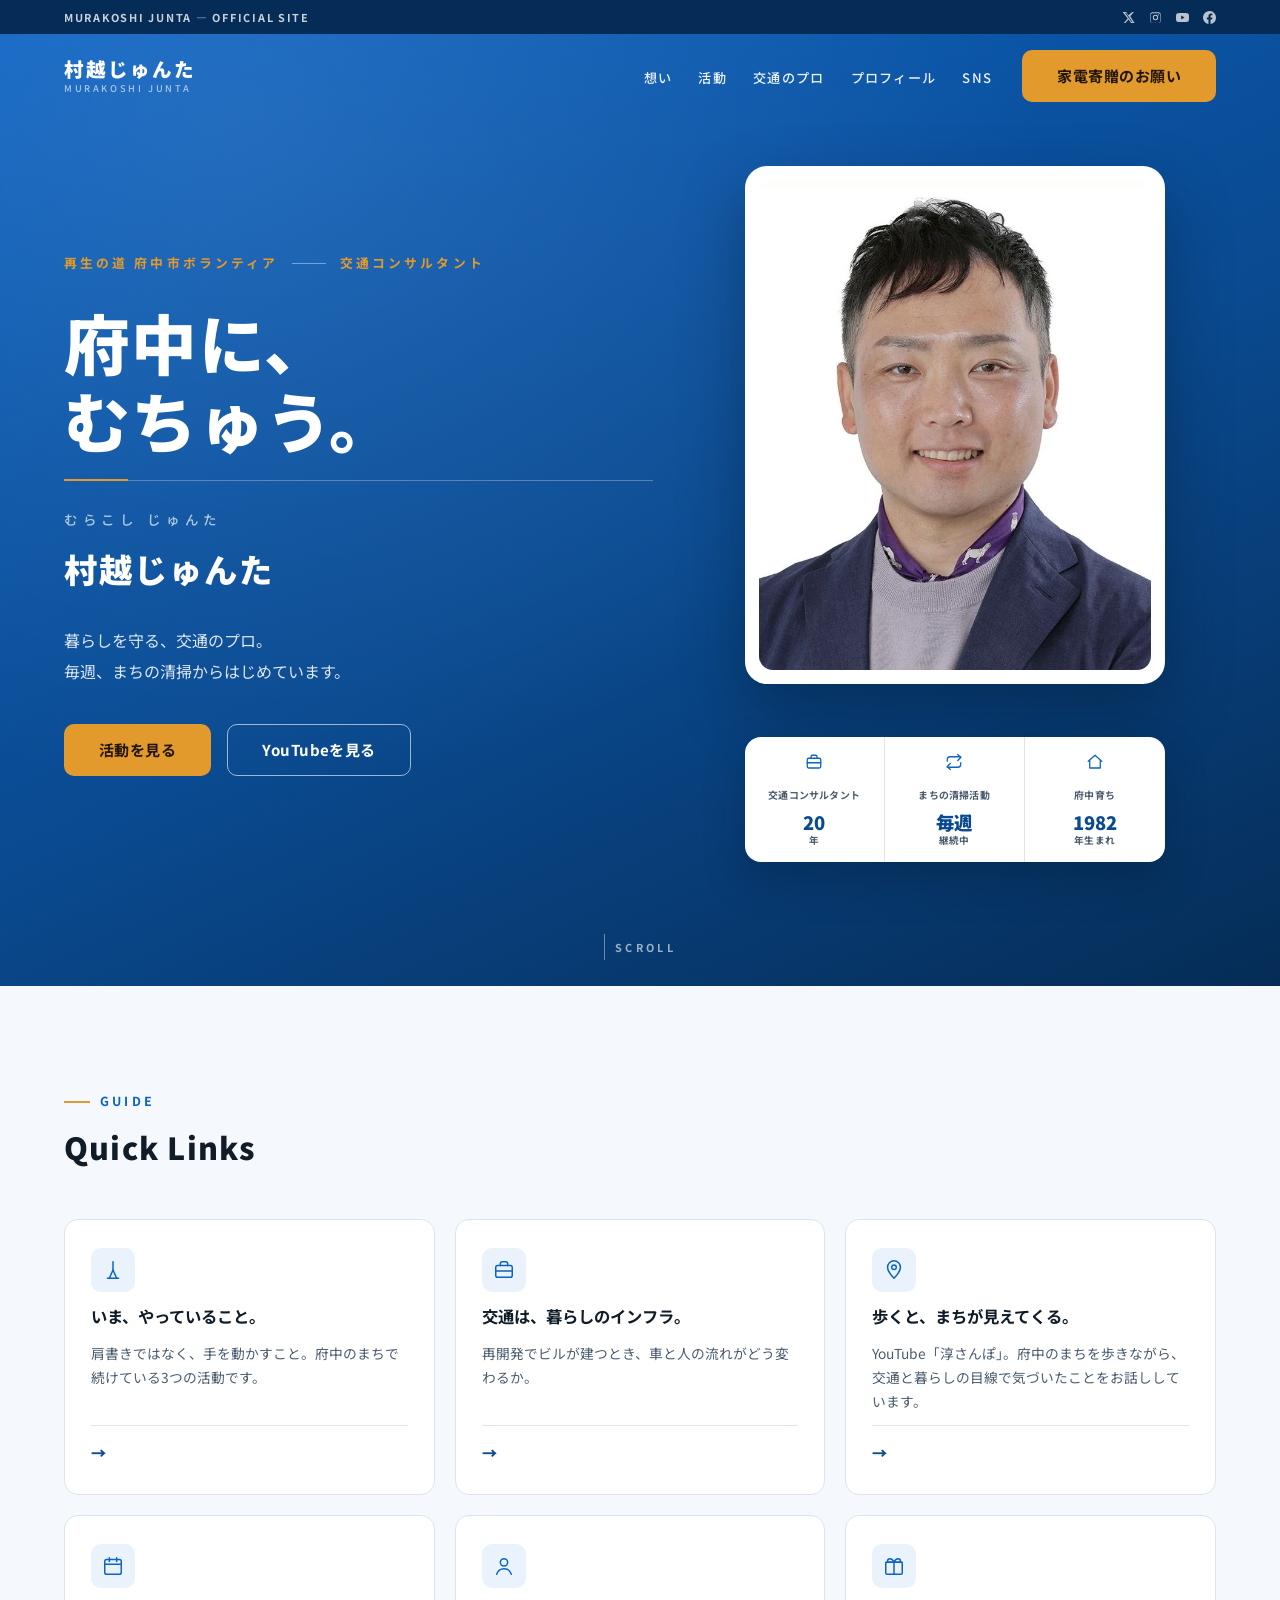
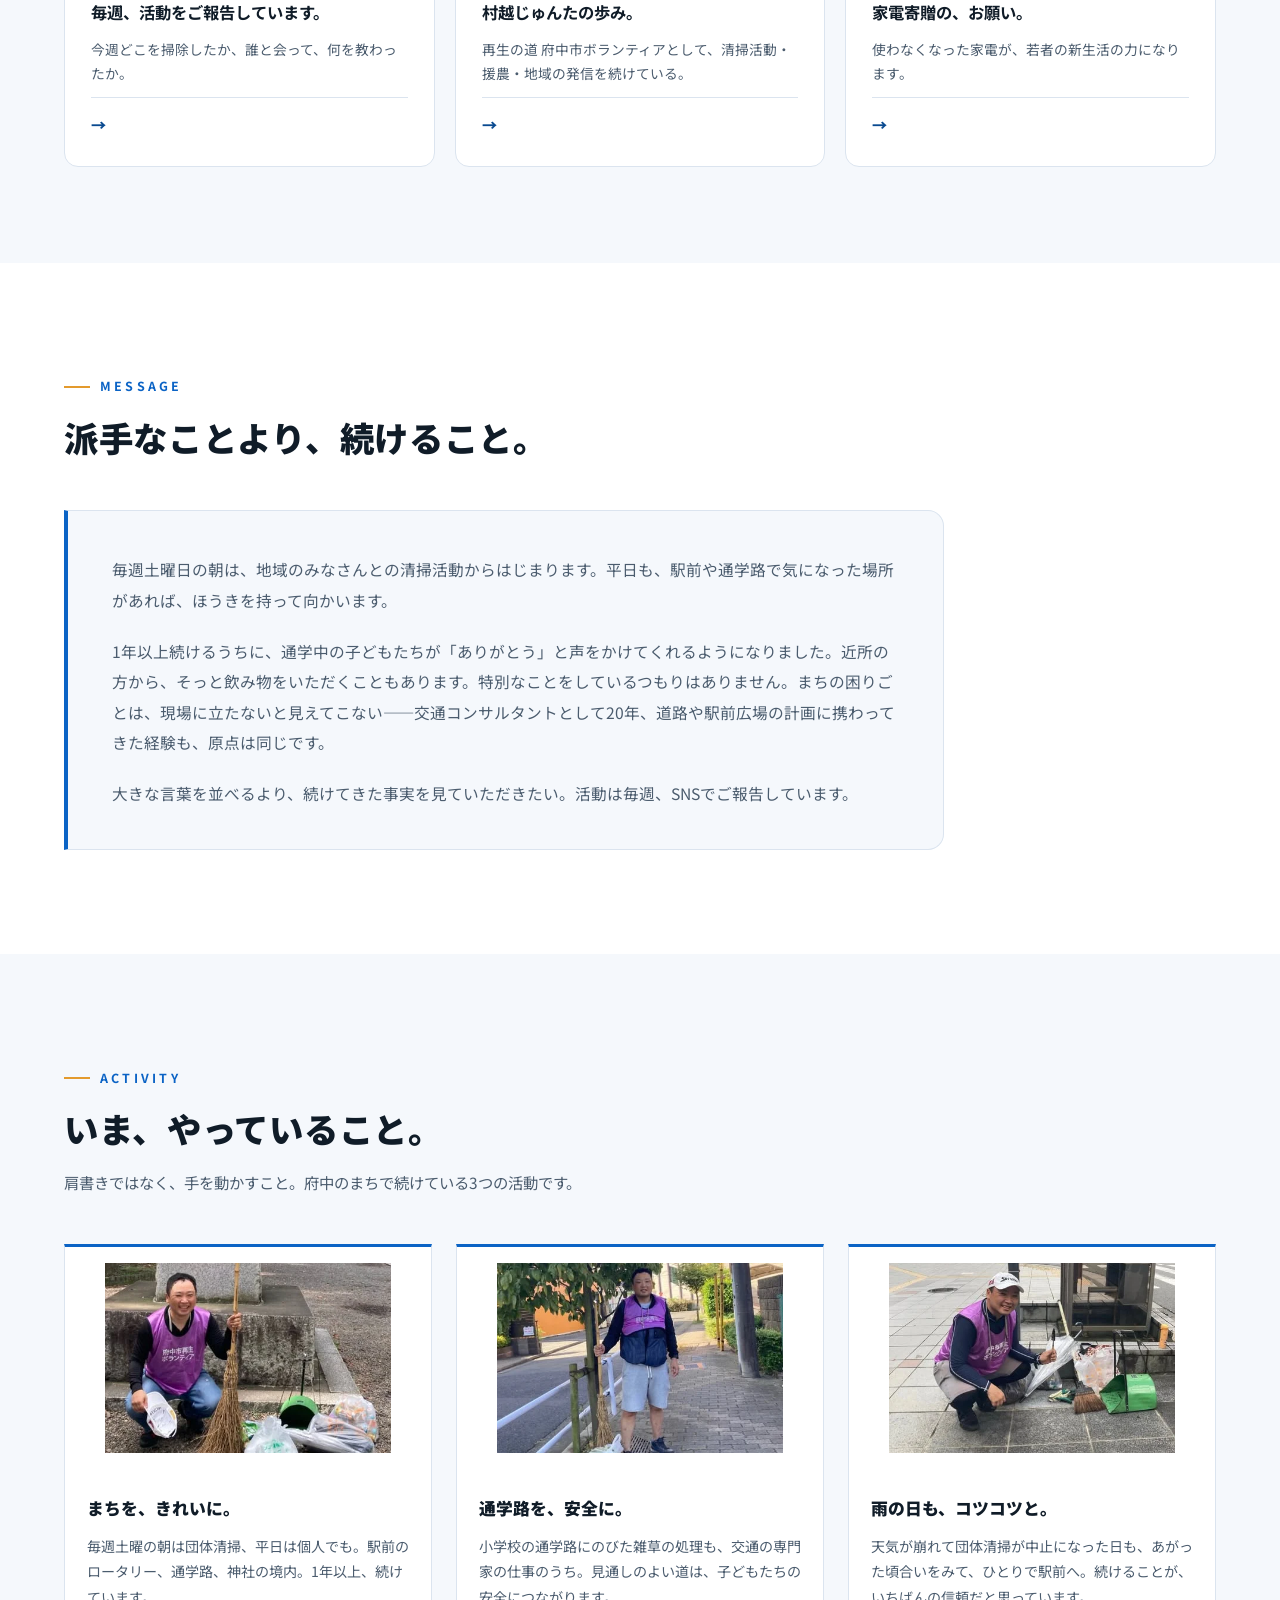
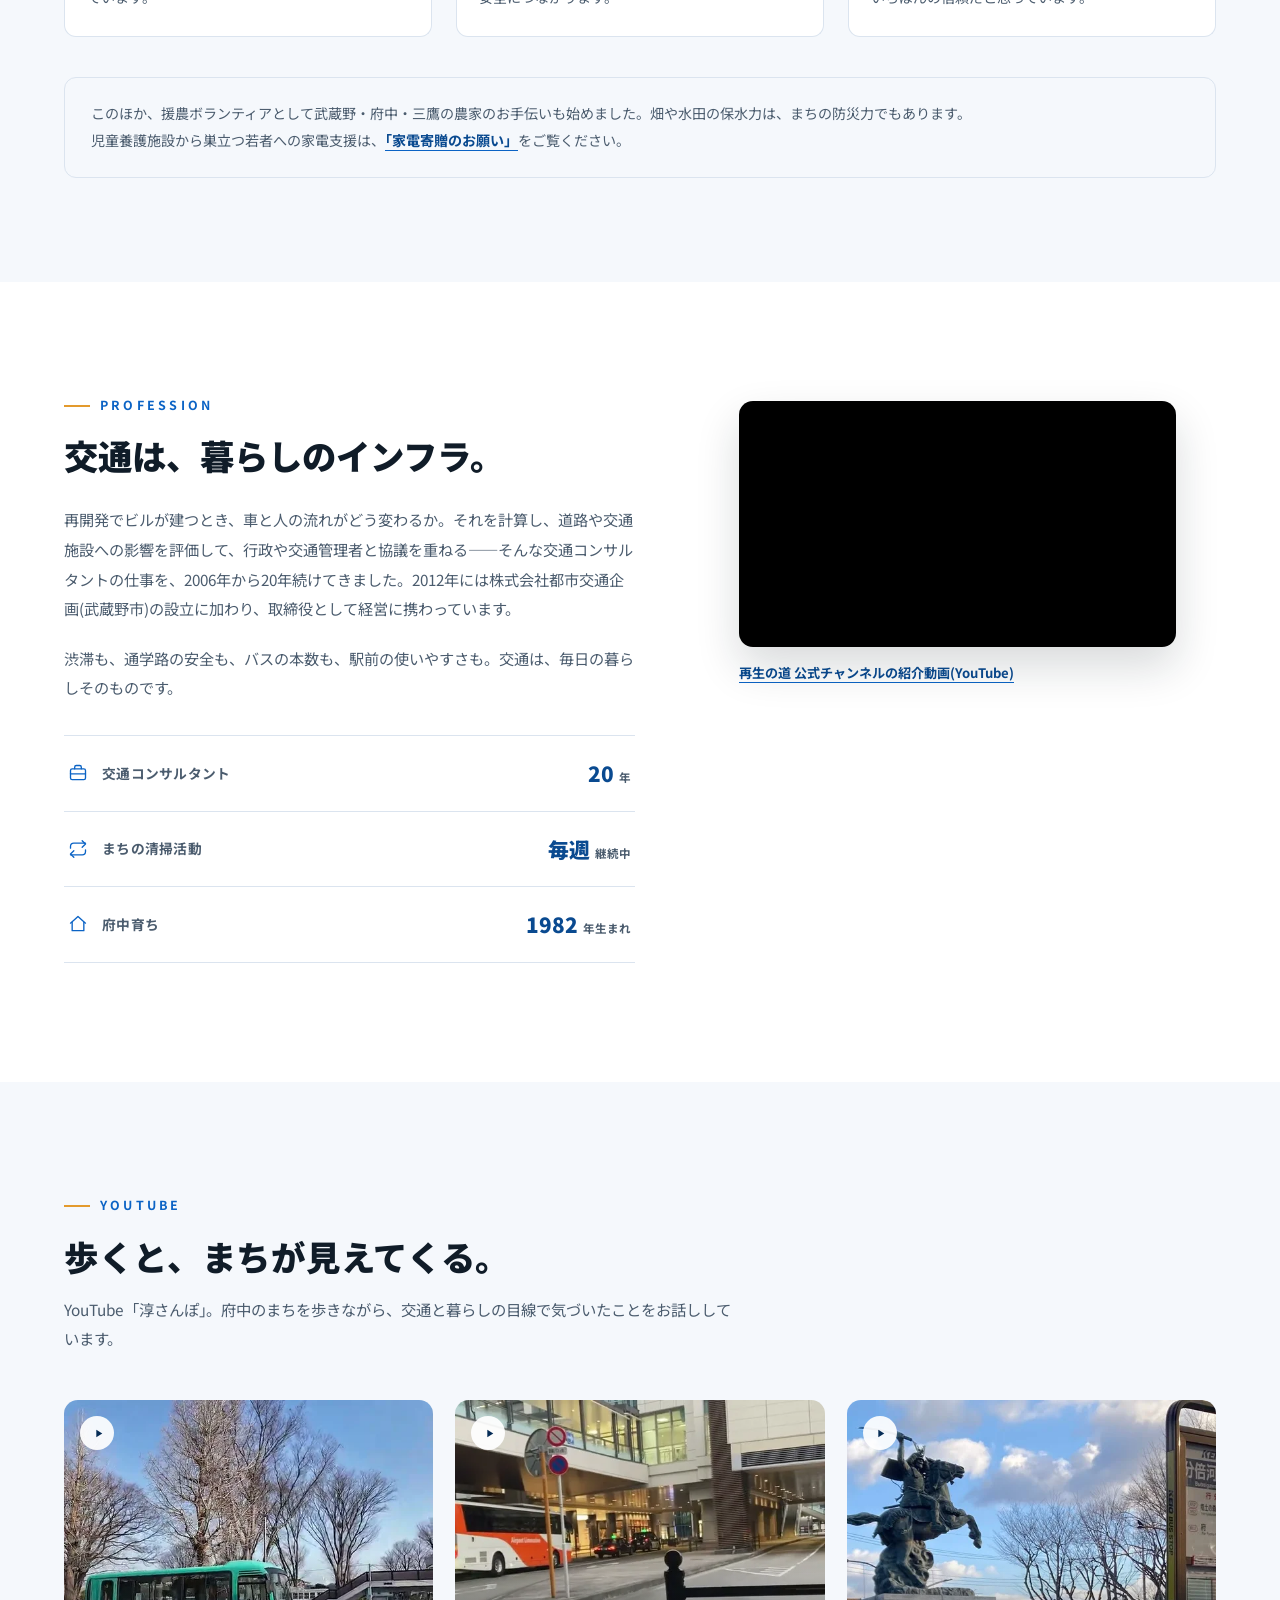
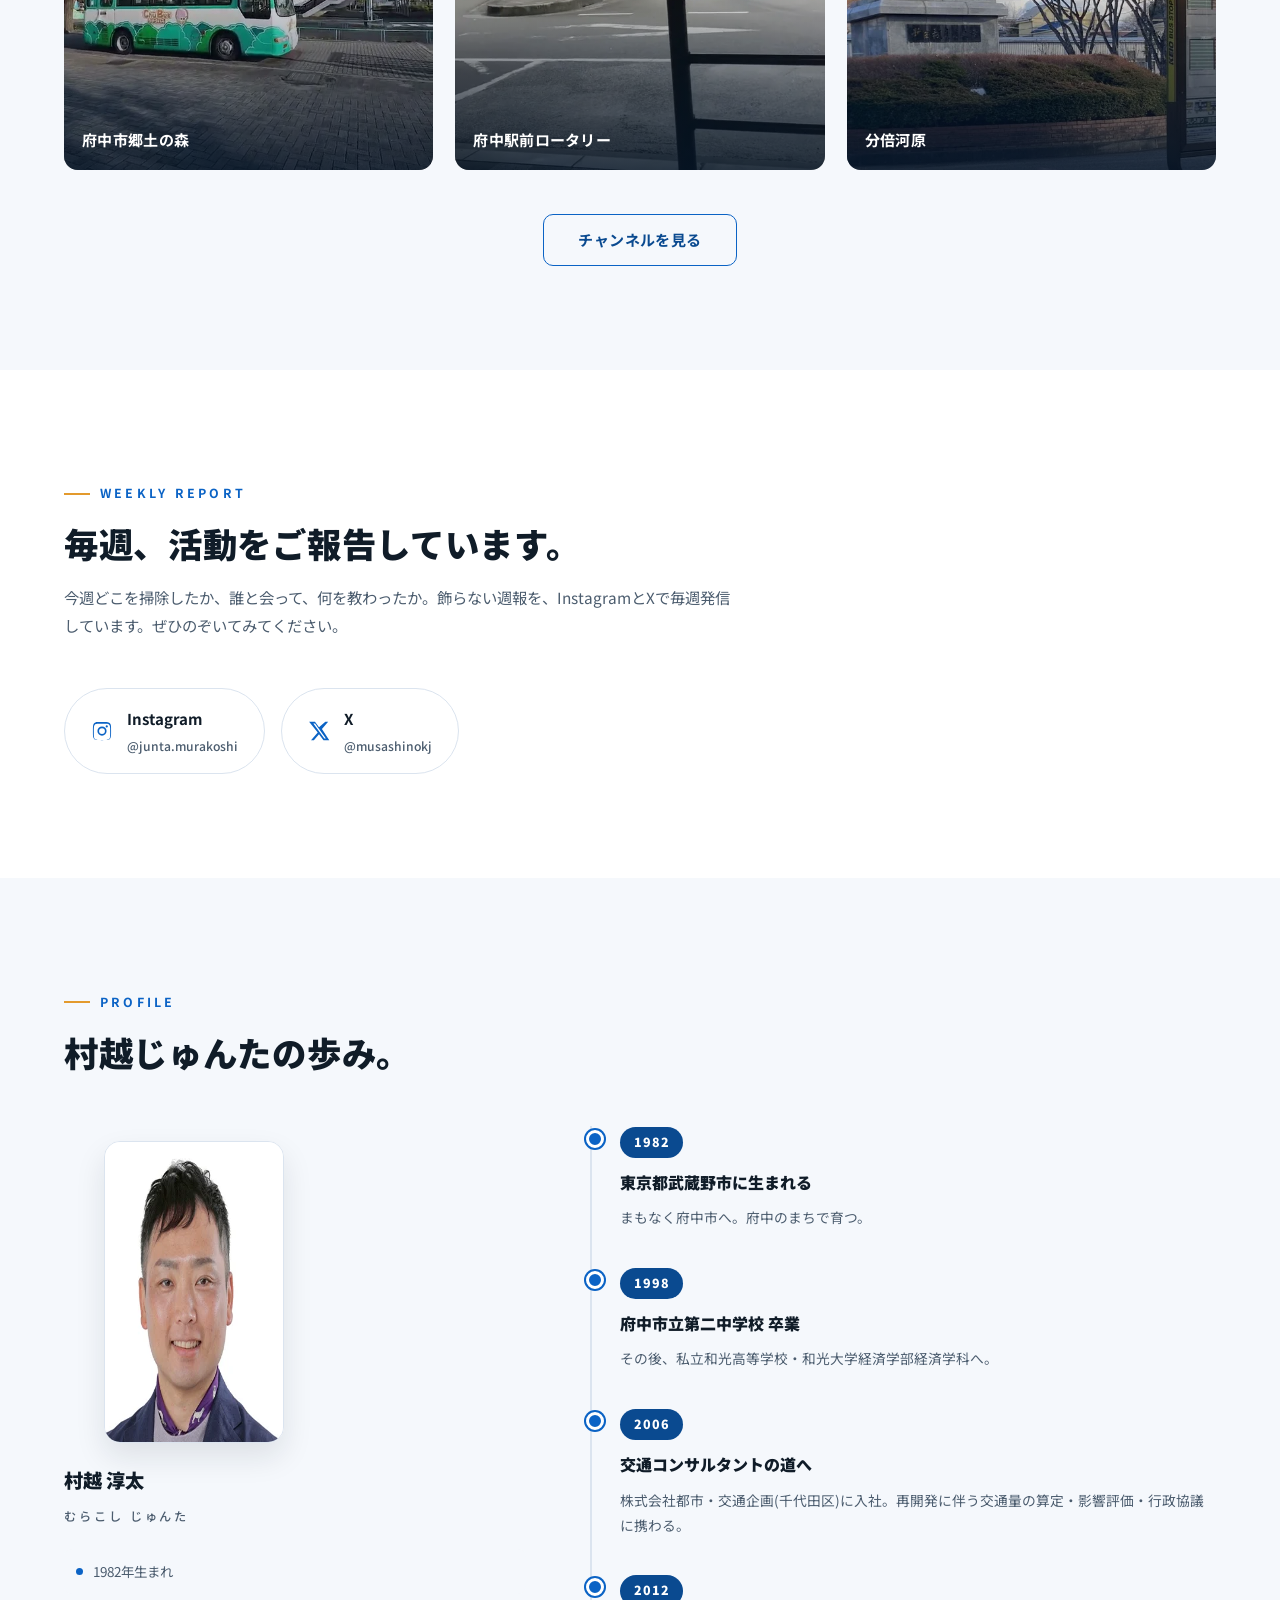
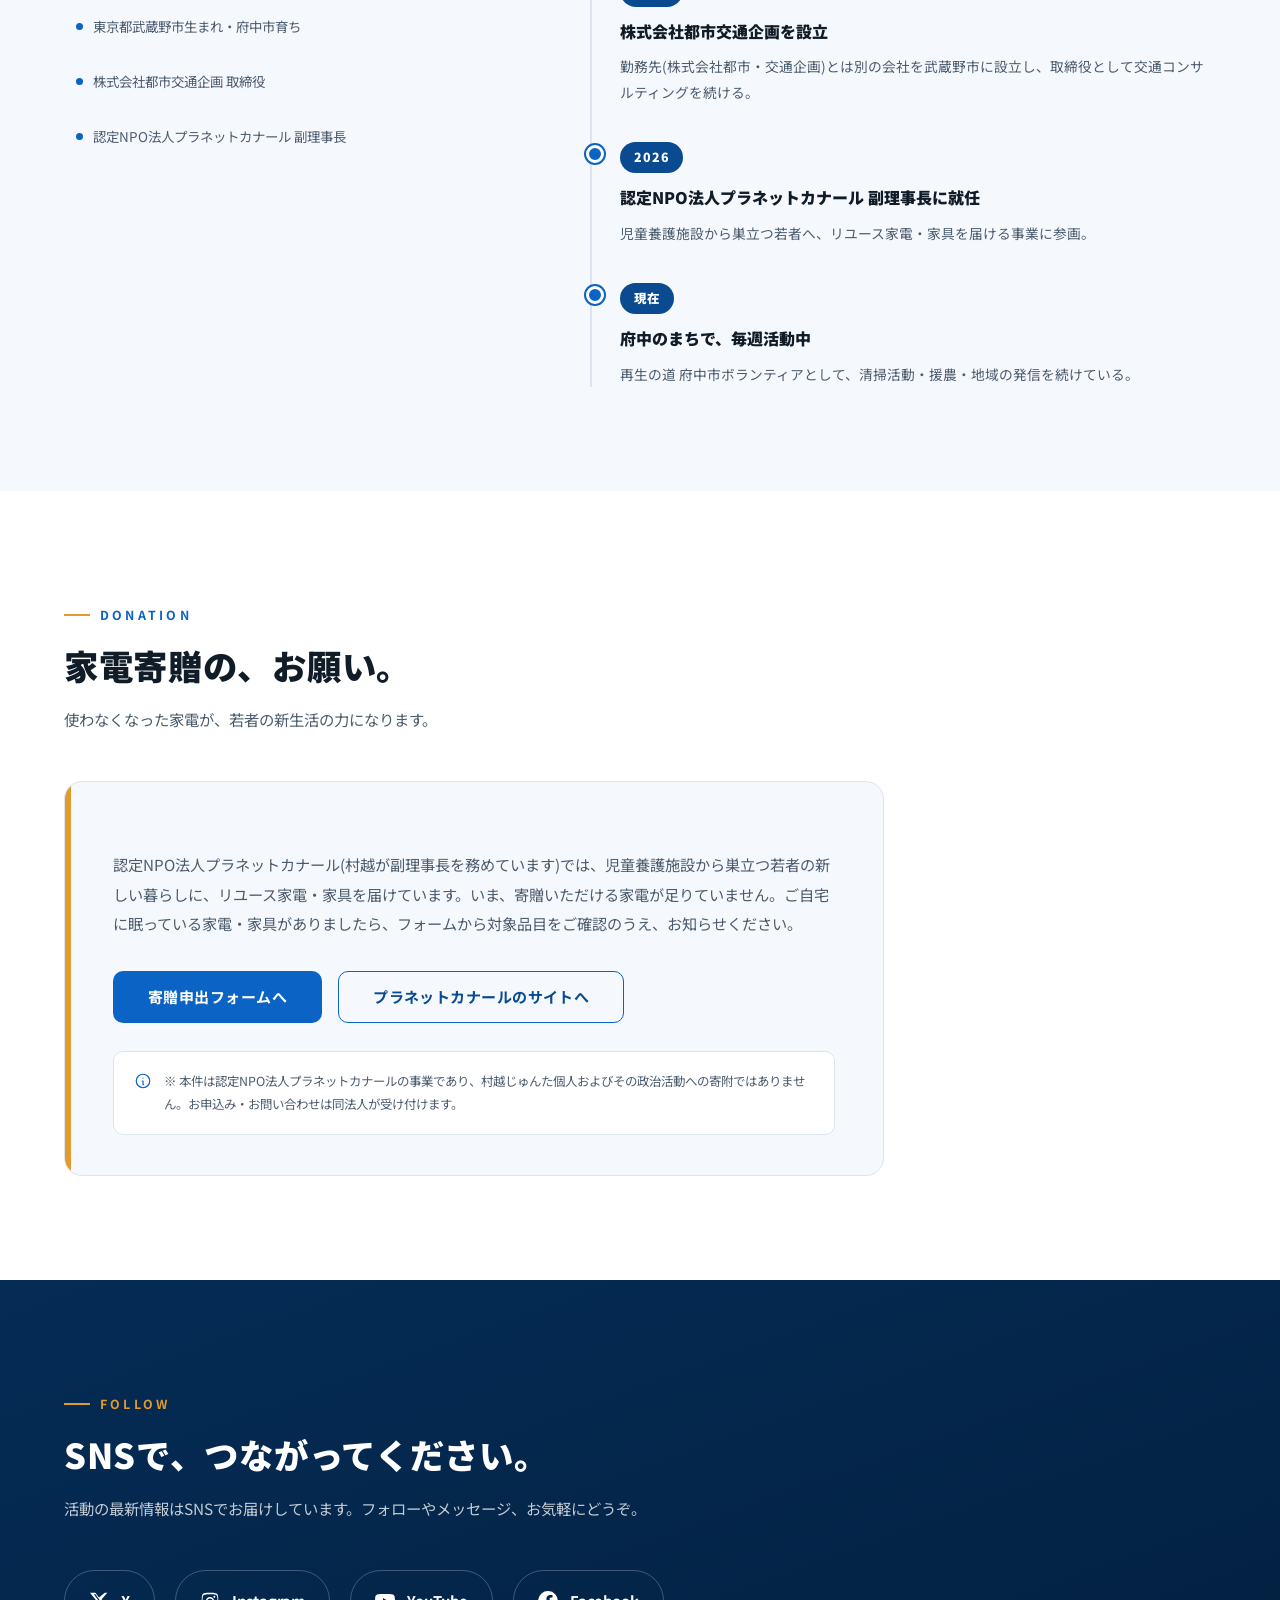
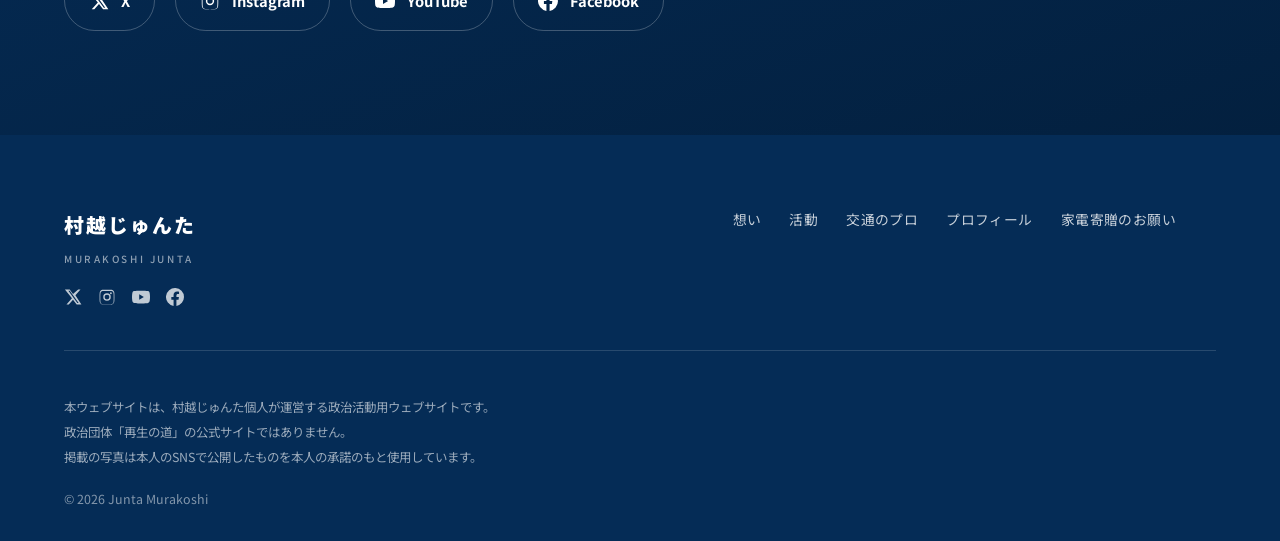
<file: patterns/pattern-06.html>
<!DOCTYPE html>
<html lang="ja">
<head>
<meta charset="UTF-8">
<meta name="viewport" content="width=device-width, initial-scale=1.0">
<meta name="robots" content="noindex, nofollow">
<title>村越じゅんた 公式サイト｜府中に、むちゅう。｜Pattern 06: Civic Blue</title>
<meta name="description" content="村越じゅんた(むらこし じゅんた)公式サイト。交通コンサルタント20年。府中のまちで、毎週の清掃活動と子ども・若者への支援を続けています。">
<meta property="og:type" content="website">
<meta property="og:title" content="村越じゅんた 公式サイト｜府中に、むちゅう。">
<meta property="og:description" content="交通コンサルタント20年。府中のまちで、毎週の清掃活動と子ども・若者への支援を続けています。">
<meta property="og:image" content="../assets/img/ogp.png">
<meta name="twitter:card" content="summary_large_image">
<meta name="theme-color" content="#052c56">
<link rel="icon" href="../assets/img/favicon-64.png" type="image/png">
<link rel="apple-touch-icon" href="../assets/img/apple-touch-icon.png">
<link rel="preconnect" href="https://fonts.googleapis.com">
<link rel="preconnect" href="https://fonts.gstatic.com" crossorigin>
<link href="https://fonts.googleapis.com/css2?family=Noto+Sans+JP:wght@400;500;700;900&display=swap" rel="stylesheet">
<style>
:root{
  --blue:#0b63c5;
  --blue-dark:#0a4a90;
  --blue-deep:#052c56;
  --blue-pale:#eaf2fb;
  --paper:#f5f8fc;
  --white:#ffffff;
  --ink:#101c28;
  --ink-soft:#4b5c6e;
  --line:#dbe4ef;
  --accent:#e39a2d;
  --accent-dark:#c17f1c;
  --ink-on-accent:#241606;
  --focus:0 0 0 3px #fff, 0 0 0 6px var(--blue);
}
*{box-sizing:border-box;}
html{scroll-behavior:smooth;}
body{
  margin:0;font-family:"Noto Sans JP",sans-serif;color:var(--ink);
  background:var(--white);line-height:1.85;font-size:15.5px;
  -webkit-font-smoothing:antialiased;overflow-x:hidden;
}
img{max-width:100%;display:block;}
a{color:inherit;text-decoration:none;}
ul,ol{list-style:none;margin:0;padding:0;}
h1,h2,h3,h4{margin:0;font-weight:900;}
p{margin:0;}
button{font-family:inherit;}
.wrap{max-width:1200px;margin:0 auto;padding:0 24px;}
section{position:relative;}
a:focus-visible,button:focus-visible,input:focus-visible,select:focus-visible,textarea:focus-visible{
  outline:none;box-shadow:var(--focus);border-radius:4px;
}
.skip-link{
  position:absolute;left:-999px;top:0;background:var(--accent);color:var(--ink-on-accent);
  padding:12px 22px;font-weight:700;z-index:2000;border-radius:0 0 10px 0;
}
.skip-link:focus{left:0;}
@media (prefers-reduced-motion:reduce){
  html{scroll-behavior:auto;}
  *,*::before,*::after{animation-duration:.001ms !important;animation-iteration-count:1 !important;transition-duration:.001ms !important;scroll-behavior:auto !important;}
}

/* ===== Section rhythm ===== */
.section-pad{padding:104px 0;}
.section--tint{background:var(--paper);}
.kicker{
  display:inline-flex;align-items:center;gap:10px;font-weight:700;font-size:.78rem;
  letter-spacing:.26em;color:var(--blue);text-transform:uppercase;margin-bottom:14px;
}
.kicker::before{content:"";width:26px;height:2px;background:var(--accent);}
.section-head{max-width:680px;margin:0 0 48px;}
.section-head h2{font-size:clamp(1.6rem,3vw,2.15rem);color:var(--ink);letter-spacing:.02em;line-height:1.45;}
.section-head p{color:var(--ink-soft);margin-top:14px;font-size:.96rem;}
.reveal{opacity:0;transform:translateY(18px);transition:opacity .6s ease,transform .6s ease;}
.reveal.in{opacity:1;transform:translateY(0);}

/* ===== Buttons ===== */
.btn{
  display:inline-flex;align-items:center;justify-content:center;gap:9px;
  height:52px;padding:0 34px;border-radius:10px;font-weight:700;font-size:.94rem;
  letter-spacing:.03em;border:1.5px solid transparent;cursor:pointer;transition:background .2s,color .2s,border-color .2s,transform .2s;
}
.btn-accent{background:var(--accent);color:var(--ink-on-accent);}
.btn-accent:hover{background:var(--accent-dark);}
.btn-solid{background:var(--blue);color:#fff;}
.btn-solid:hover{background:var(--blue-dark);}
.btn-outline{background:transparent;color:var(--blue-dark);border-color:var(--blue);}
.btn-outline:hover{background:var(--blue);color:#fff;}
.btn-ghost{background:transparent;color:#fff;border-color:rgba(255,255,255,.6);}
.btn-ghost:hover{background:#fff;color:var(--blue-deep);border-color:#fff;}
.btn-block{width:100%;}

/* ===== Header: utility bar + main nav (civic 2-tier) ===== */
.header-group{position:fixed;top:0;left:0;right:0;z-index:1000;}
.util-bar{
  height:34px;overflow:hidden;background:var(--blue-deep);
  max-height:34px;opacity:1;transition:max-height .3s ease,opacity .25s ease;
}
.header-group.scrolled .util-bar{max-height:0;opacity:0;}
.util-inner{height:34px;display:flex;align-items:center;justify-content:space-between;}
.util-brand{color:rgba(255,255,255,.78);font-size:.68rem;font-weight:700;letter-spacing:.16em;}
.util-sns{display:flex;align-items:center;gap:14px;}
.util-sns a{color:rgba(255,255,255,.72);display:flex;transition:color .2s;}
.util-sns a:hover{color:var(--accent);}
.util-sns svg{width:13px;height:13px;fill:currentColor;}
.site-header{background:linear-gradient(180deg,rgba(5,44,86,.98),rgba(5,44,86,.9));border-bottom:1px solid rgba(255,255,255,.14);transition:background .3s;}
.header-group:not(.scrolled) .site-header{background:transparent;border-bottom-color:transparent;}
.nav-wrap{height:84px;display:flex;align-items:center;justify-content:space-between;gap:20px;transition:height .3s ease;}
.header-group.scrolled .nav-wrap{height:64px;}
.logo{display:flex;flex-direction:column;line-height:1.25;}
.logo span:first-child{font-weight:900;font-size:1.22rem;color:#fff;letter-spacing:.1em;}
.logo span:last-child{font-weight:500;font-size:.58rem;letter-spacing:.28em;color:rgba(255,255,255,.62);text-transform:uppercase;margin-top:2px;}
.nav-main{display:flex;align-items:center;gap:30px;}
.nav-links{display:flex;align-items:center;gap:26px;}
.nav-links a{font-weight:500;font-size:.82rem;letter-spacing:.1em;color:rgba(255,255,255,.92);position:relative;padding:6px 0;}
.nav-links a::after{content:"";position:absolute;left:0;bottom:0;width:0;height:2px;background:var(--accent);transition:width .25s;}
.nav-links a:hover::after{width:100%;}
.hamburger{
  display:flex;flex-direction:column;gap:6px;width:42px;height:42px;background:transparent;
  border:1px solid rgba(255,255,255,.35);border-radius:8px;cursor:pointer;align-items:center;justify-content:center;
}
.hamburger span{width:20px;height:2px;background:#fff;border-radius:2px;transition:.25s;}
.hamburger.open span:nth-child(1){transform:translateY(8px) rotate(45deg);}
.hamburger.open span:nth-child(2){opacity:0;}
.hamburger.open span:nth-child(3){transform:translateY(-8px) rotate(-45deg);}
.mobile-nav{
  display:none;position:fixed;inset:0;background:var(--blue-deep);z-index:1500;
  padding:26px 26px 44px;overflow-y:auto;
}
.mobile-nav.show{display:block;}
.mobile-nav__top{display:flex;justify-content:space-between;align-items:center;margin-bottom:20px;padding-bottom:18px;border-bottom:1px solid rgba(255,255,255,.22);}
.mobile-nav__top .logo span:first-child{font-size:1.1rem;}
.close-x{width:40px;height:40px;border:1px solid rgba(255,255,255,.4);border-radius:50%;background:transparent;font-size:1.1rem;color:#fff;cursor:pointer;}
.mobile-nav a{display:block;font-size:1.02rem;font-weight:700;padding:15px 4px;border-bottom:1px solid rgba(255,255,255,.14);color:#fff;letter-spacing:.05em;}
.mobile-cta{margin-top:20px;text-align:center;border:0;}
.mobile-nav__sns{display:flex;gap:22px;justify-content:center;margin-top:28px;}
.mobile-nav__sns a{border:none;padding:0;color:rgba(255,255,255,.85);}
.mobile-nav__sns svg{width:20px;height:20px;fill:currentColor;}

@media (max-width:1100px){
  .nav-links,.util-bar,.nav-main>.btn{display:none;}
  .hamburger{display:flex;}
}
@media (min-width:1101px){.hamburger{display:none;}}

/* ===== Hero ===== */
.hero{
  position:relative;overflow:hidden;color:#fff;
  background:
    radial-gradient(ellipse at 18% 12%,rgba(255,255,255,.10),transparent 55%),
    linear-gradient(155deg,var(--blue) 0%,var(--blue-dark) 55%,var(--blue-deep) 100%);
  min-height:min(100vh,900px);display:flex;flex-direction:column;justify-content:center;
}
.hero-grid{
  display:grid;grid-template-columns:1.06fr .94fr;gap:40px;align-items:center;
  padding-top:150px;padding-bottom:56px;width:100%;
}
.hero-kicker{
  display:flex;align-items:center;gap:14px;font-weight:700;font-size:.8rem;letter-spacing:.24em;
  color:var(--accent);margin-bottom:28px;flex-wrap:wrap;
}
.hero-kicker-sep{width:34px;height:1px;background:rgba(255,255,255,.4);display:inline-block;}
.hero-catch{
  font-size:clamp(2.5rem,5.6vw,4.1rem);line-height:1.18;letter-spacing:.02em;color:#fff;
  margin-bottom:26px;padding-bottom:22px;border-bottom:1px solid rgba(255,255,255,.28);position:relative;
}
.hero-catch::after{content:"";position:absolute;left:0;bottom:-1px;width:64px;height:2px;background:var(--accent);}
.hero-name{display:flex;flex-direction:column;gap:6px;margin-bottom:26px;}
.hero-name__ruby{font-size:.84rem;letter-spacing:.42em;color:rgba(255,255,255,.68);font-weight:500;}
.hero-name__main{font-size:clamp(1.7rem,2.6vw,2.15rem);font-weight:900;letter-spacing:.06em;}
.hero-lead{color:rgba(255,255,255,.86);font-size:1rem;line-height:1.9;max-width:440px;margin-bottom:38px;}
.hero-cta{display:flex;gap:16px;flex-wrap:wrap;}

.hero-visual{display:flex;flex-direction:column;align-items:center;gap:22px;}
.hero-frame{
  background:#fff;border-radius:22px;padding:14px;width:min(420px,86vw);
  box-shadow:0 28px 64px rgba(3,20,40,.38);
}
.hero-frame__photo{border-radius:14px;overflow:hidden;aspect-ratio:4/5;}
.hero-frame__photo img{width:100%;height:100%;object-fit:cover;object-position:50% 22%;}
.hero-facts{
  width:min(420px,86vw);background:#fff;border-radius:16px;box-shadow:0 18px 40px rgba(3,20,40,.28);
  display:grid;grid-template-columns:repeat(3,1fr);
}
.hero-facts>div{padding:16px 8px;text-align:center;border-right:1px solid var(--line);}
.hero-facts>div:last-child{border-right:none;}
.hero-facts svg{width:18px;height:18px;stroke:var(--blue);fill:none;stroke-width:1.7;margin:0 auto 8px;}
.hero-facts dt{font-size:.62rem;color:var(--ink-soft);font-weight:700;letter-spacing:.02em;margin-bottom:6px;}
.hero-facts dd{margin:0;font-weight:900;color:var(--blue-dark);font-size:1.15rem;line-height:1.2;}
.hero-facts dd span{display:block;font-size:.6rem;font-weight:700;color:var(--ink-soft);margin-top:2px;letter-spacing:.02em;}

.hero-scroll{
  display:flex;align-items:center;gap:10px;justify-content:center;padding-bottom:26px;
  color:rgba(255,255,255,.6);font-size:.68rem;letter-spacing:.3em;font-weight:700;
}
.hero-scroll span{width:1px;height:26px;background:rgba(255,255,255,.4);display:block;animation:scrolldrop 1.8s ease-in-out infinite;}
@keyframes scrolldrop{0%{opacity:0;transform:translateY(-4px);}50%{opacity:1;}100%{opacity:0;transform:translateY(6px);}}
@media (prefers-reduced-motion:reduce){.hero-scroll span{animation:none;}}

@media (max-width:980px){
  .hero-grid{grid-template-columns:1fr;padding-top:130px;padding-bottom:40px;text-align:center;}
  .hero-kicker{justify-content:center;}
  .hero-catch{padding-bottom:20px;}
  .hero-catch::after{left:50%;transform:translateX(-50%);}
  .hero-name{align-items:center;}
  .hero-lead{margin-left:auto;margin-right:auto;}
  .hero-cta{justify-content:center;}
  .hero-visual{margin-top:8px;}
}
@media (max-width:560px){
  .hero-grid{padding-top:118px;}
  .hero-catch{font-size:clamp(2.15rem,10vw,2.7rem);}
  .hero-frame{width:min(320px,80vw);}
  .hero-facts{width:min(320px,80vw);}
}

/* ===== Quick Links ===== */
.quicklinks{padding:96px 0;background:var(--paper);}
.ql-head{display:flex;align-items:baseline;justify-content:space-between;gap:20px;margin-bottom:44px;flex-wrap:wrap;}
.ql-head h2{font-size:clamp(1.5rem,2.6vw,1.9rem);letter-spacing:.04em;color:var(--ink);}
.ql-head .kicker{margin-bottom:6px;}
.ql-grid{display:grid;grid-template-columns:repeat(3,1fr);gap:20px;}
.ql-card{
  display:flex;flex-direction:column;gap:12px;background:#fff;border:1px solid var(--line);
  border-radius:14px;padding:28px 26px;transition:border-color .2s,transform .2s,box-shadow .2s;
}
.ql-card:hover{border-color:var(--blue);transform:translateY(-3px);box-shadow:0 16px 34px rgba(11,99,197,.12);}
.ql-icon{
  width:44px;height:44px;border-radius:10px;background:var(--blue-pale);
  display:flex;align-items:center;justify-content:center;flex:none;
}
.ql-icon svg{width:22px;height:22px;stroke:var(--blue);fill:none;stroke-width:1.6;stroke-linecap:round;stroke-linejoin:round;}
.ql-card h3{font-size:1.02rem;color:var(--ink);font-weight:700;line-height:1.5;}
.ql-card p{color:var(--ink-soft);font-size:.86rem;margin:0;line-height:1.75;}
.ql-arrow{margin-top:auto;padding-top:12px;border-top:1px solid var(--line);color:var(--blue-dark);font-weight:900;font-size:.95rem;}
@media (max-width:900px){.ql-grid{grid-template-columns:repeat(2,1fr);}}
@media (max-width:560px){.ql-grid{grid-template-columns:1fr;}.quicklinks{padding:72px 0;}}

/* ===== Message (notice board) ===== */
.message-panel{
  max-width:880px;background:var(--paper);border:1px solid var(--line);border-left:4px solid var(--blue);
  border-radius:0 16px 16px 0;padding:44px 44px 40px;
}
.message-body p{color:var(--ink-soft);font-size:.98rem;margin-bottom:20px;line-height:1.95;}
.message-body p:last-child{margin-bottom:0;}
@media (max-width:640px){.message-panel{padding:32px 24px;}}

/* ===== Activity ===== */
.activity-grid{display:grid;grid-template-columns:repeat(3,1fr);gap:24px;}
.activity-card{background:#fff;border:1px solid var(--line);border-top:3px solid var(--blue);border-radius:0 0 12px 12px;overflow:hidden;transition:transform .2s,box-shadow .2s;}
.activity-card:hover{transform:translateY(-4px);box-shadow:0 18px 36px rgba(16,28,40,.1);}
.activity-card__media{aspect-ratio:3/2;overflow:hidden;background:var(--blue-pale);}
.activity-card__media img{width:100%;height:100%;object-fit:cover;}
.activity-card__body{padding:24px 22px 26px;}
.activity-card__body h3{font-size:1.05rem;color:var(--ink);margin-bottom:10px;}
.activity-card__body p{color:var(--ink-soft);font-size:.88rem;line-height:1.8;}
.activity-note{
  margin-top:40px;padding:22px 26px;background:var(--paper);border:1px solid var(--line);border-radius:12px;
  color:var(--ink-soft);font-size:.88rem;line-height:1.95;
}
.activity-note a{color:var(--blue-dark);font-weight:700;border-bottom:1px solid var(--blue);}
@media (max-width:900px){.activity-grid{grid-template-columns:1fr 1fr;}}
@media (max-width:640px){.activity-grid{grid-template-columns:1fr;}}

/* ===== Work (spec sheet) ===== */
.work-grid{display:grid;grid-template-columns:1.05fr .95fr;gap:64px;align-items:start;}
.work-para{color:var(--ink-soft);font-size:.95rem;margin-bottom:20px;line-height:1.95;}
.work-sheet{margin-top:32px;border-top:1px solid var(--line);}
.work-sheet>div{display:flex;align-items:center;gap:14px;padding:18px 4px;border-bottom:1px solid var(--line);}
.work-sheet svg{width:20px;height:20px;stroke:var(--blue);fill:none;stroke-width:1.6;stroke-linecap:round;stroke-linejoin:round;flex:none;}
.work-sheet dt{flex:1;color:var(--ink-soft);font-size:.86rem;font-weight:700;letter-spacing:.02em;}
.work-sheet dd{margin:0;display:flex;align-items:baseline;gap:5px;font-weight:900;color:var(--blue-dark);font-size:1.3rem;}
.work-sheet dd span{font-size:.72rem;font-weight:700;color:var(--ink-soft);}
.work-video{position:relative;width:100%;aspect-ratio:16/9;border-radius:14px;overflow:hidden;background:#000;box-shadow:0 20px 44px rgba(16,28,40,.16);}
.work-video iframe{position:absolute;inset:0;width:100%;height:100%;border:0;}
.work-caption{margin-top:14px;font-size:.82rem;color:var(--ink-soft);}
.work-caption a{color:var(--blue-dark);font-weight:700;border-bottom:1px solid var(--blue);}
@media (max-width:900px){.work-grid{grid-template-columns:1fr;gap:40px;}}

/* ===== Sanpo ===== */
.sanpo-grid{display:grid;grid-template-columns:repeat(3,1fr);gap:22px;}
.sanpo-item{position:relative;display:block;aspect-ratio:1/1;border-radius:14px;overflow:hidden;}
.sanpo-item img{width:100%;height:100%;object-fit:cover;transition:transform .3s;}
.sanpo-item:hover img{transform:scale(1.05);}
.sanpo-item::before{
  content:"";position:absolute;left:0;right:0;bottom:0;height:58%;
  background:linear-gradient(0deg,rgba(5,20,38,.82),rgba(5,20,38,0));pointer-events:none;
}
.sanpo-play{
  position:absolute;left:16px;top:16px;width:34px;height:34px;border-radius:50%;
  background:rgba(255,255,255,.92);display:flex;align-items:center;justify-content:center;z-index:2;
}
.sanpo-play svg{width:13px;height:13px;fill:var(--blue-deep);margin-left:2px;}
.sanpo-label{position:absolute;left:0;right:0;bottom:0;padding:16px 18px;color:#fff;font-weight:700;font-size:.94rem;letter-spacing:.02em;z-index:2;}
.section-more{text-align:center;margin-top:44px;}
@media (max-width:860px){.sanpo-grid{grid-template-columns:1fr 1fr;}}
@media (max-width:560px){.sanpo-grid{grid-template-columns:1fr;}}

/* ===== Weekly ===== */
.weekly-actions{display:flex;gap:16px;flex-wrap:wrap;}
.sns-chip{
  display:flex;align-items:center;gap:14px;padding:16px 26px;border:1.5px solid var(--line);
  border-radius:999px;background:#fff;transition:border-color .2s,background .2s;
}
.sns-chip:hover{border-color:var(--blue);background:var(--blue-pale);}
.sns-chip__icon{width:22px;height:22px;fill:var(--blue);flex:none;}
.sns-chip span{display:flex;flex-direction:column;font-weight:700;color:var(--ink);font-size:.94rem;}
.sns-chip small{color:var(--ink-soft);font-weight:500;font-size:.76rem;margin-top:2px;}

/* ===== Profile ===== */
.profile-grid{display:grid;grid-template-columns:.85fr 1.15fr;gap:64px;align-items:start;}
.profile-photo{width:180px;border-radius:16px;overflow:hidden;border:1px solid var(--line);box-shadow:0 14px 30px rgba(16,28,40,.1);}
.profile-photo img{width:100%;display:block;}
.profile-name{margin-top:20px;font-size:1.2rem;font-weight:900;color:var(--ink);}
.profile-name span{display:block;font-size:.76rem;font-weight:500;letter-spacing:.24em;color:var(--ink-soft);margin-top:6px;}
.profile-tags{margin-top:22px;display:flex;flex-direction:column;gap:10px;}
.profile-tags li{
  display:flex;align-items:center;gap:10px;font-size:.84rem;color:var(--ink-soft);
  padding:10px 12px;background:var(--paper);border-radius:8px;
}
.profile-tags li::before{content:"";width:7px;height:7px;border-radius:50%;background:var(--blue);flex:none;}
.timeline{position:relative;padding-left:28px;border-left:2px solid var(--line);}
.timeline-item{position:relative;padding-bottom:36px;}
.timeline-item:last-child{padding-bottom:0;}
.timeline-item::before{
  content:"";position:absolute;left:-34px;top:4px;width:12px;height:12px;border-radius:50%;
  background:var(--blue);border:3px solid #fff;box-shadow:0 0 0 2px var(--blue);
}
.timeline-year{display:inline-block;font-weight:900;color:#fff;background:var(--blue-dark);font-size:.78rem;letter-spacing:.06em;padding:4px 14px;border-radius:999px;margin-bottom:10px;}
.timeline-item h3{font-size:1rem;color:var(--ink);margin-bottom:8px;}
.timeline-item p{font-size:.86rem;color:var(--ink-soft);line-height:1.85;}
@media (max-width:860px){.profile-grid{grid-template-columns:1fr;gap:40px;}.profile-photo{width:150px;}}

/* ===== Reuse (notice panel) ===== */
.reuse-panel{
  max-width:820px;background:var(--paper);border:1px solid var(--line);border-radius:18px;
  padding:48px 48px 40px;position:relative;overflow:hidden;
}
.reuse-panel::before{content:"";position:absolute;left:0;top:0;bottom:0;width:6px;background:var(--accent);}
.reuse-text{color:var(--ink-soft);font-size:.95rem;line-height:1.95;margin:20px 0 32px;}
.reuse-actions{display:flex;gap:16px;flex-wrap:wrap;margin-bottom:28px;}
.reuse-note-box{
  display:flex;gap:12px;background:#fff;border:1px solid var(--line);border-radius:10px;padding:18px 20px;
}
.reuse-note-box svg{width:18px;height:18px;stroke:var(--blue);fill:none;stroke-width:1.6;flex:none;margin-top:2px;}
.reuse-note-box p{font-size:.78rem;color:var(--ink-soft);line-height:1.85;margin:0;}
@media (max-width:640px){.reuse-panel{padding:36px 26px 32px;}}

/* ===== Contact ===== */
.contact-section{background:linear-gradient(160deg,var(--blue-deep),#03203f);color:#fff;}
.contact-section .section-head h2{color:#fff;}
.contact-section .section-head p{color:rgba(255,255,255,.76);}
.contact-section .kicker{color:var(--accent);}
.contact-sns{display:flex;gap:20px;flex-wrap:wrap;}
.contact-sns a{
  display:flex;align-items:center;gap:12px;padding:16px 24px;border:1px solid rgba(255,255,255,.24);
  border-radius:999px;transition:background .2s,border-color .2s;color:#fff;font-weight:700;font-size:.92rem;
}
.contact-sns a:hover{background:rgba(255,255,255,.1);border-color:rgba(255,255,255,.5);}
.contact-sns svg{width:20px;height:20px;fill:currentColor;}

/* ===== Footer ===== */
footer{background:var(--blue-deep);color:rgba(255,255,255,.75);padding:72px 0 30px;}
.footer-grid{display:grid;grid-template-columns:1.3fr 1fr;gap:40px;margin-bottom:44px;padding-bottom:44px;border-bottom:1px solid rgba(255,255,255,.14);}
.footer-logo{font-weight:900;font-size:1.24rem;color:#fff;letter-spacing:.1em;}
.footer-logo small{display:block;font-weight:500;font-size:.62rem;letter-spacing:.26em;color:rgba(255,255,255,.55);margin-top:6px;}
.footer-sns{display:flex;gap:16px;margin-top:20px;}
.footer-sns a{color:rgba(255,255,255,.75);display:flex;transition:color .2s;}
.footer-sns a:hover{color:var(--accent);}
.footer-sns svg{width:18px;height:18px;fill:currentColor;}
.footer-nav{display:flex;flex-wrap:wrap;gap:14px 28px;align-content:start;}
.footer-nav a{color:rgba(255,255,255,.78);font-size:.86rem;letter-spacing:.03em;}
.footer-nav a:hover{color:var(--accent);}
.footer-note{font-size:.78rem;color:rgba(255,255,255,.6);line-height:2;max-width:760px;}
.footer-copy{margin-top:18px;font-size:.78rem;color:rgba(255,255,255,.5);}
@media (max-width:760px){.footer-grid{grid-template-columns:1fr;gap:28px;}}

/* ===== Back to top ===== */
.to-top{
  position:fixed;right:22px;bottom:22px;z-index:900;width:48px;height:48px;border-radius:50%;
  background:var(--blue-deep);color:#fff;display:flex;align-items:center;justify-content:center;
  border:1px solid rgba(255,255,255,.28);opacity:0;pointer-events:none;transform:translateY(10px);
  transition:opacity .25s,transform .25s,background .2s;
}
.to-top:hover{background:var(--blue-dark);}
.to-top.show{opacity:1;pointer-events:auto;transform:translateY(0);}
.to-top svg{width:19px;height:19px;fill:none;stroke:#fff;stroke-width:2;}

/* ===== Responsive fine-tune ===== */
@media (max-width:768px){
  .section-pad,.reuse-section,.contact-section .section-pad{padding:64px 0;}
  .quicklinks{padding:64px 0;}
  .section-head{margin-bottom:36px;}
}
@media (max-width:480px){
  body{font-size:15px;}
  .wrap{padding-left:20px;padding-right:20px;}
  .section-pad{padding:56px 0;}
  .ql-card{padding:24px 20px;}
  .message-panel{padding:28px 20px;}
}
</style>
</head>
<body>
<a href="#main" class="skip-link">本文へスキップ</a>

<div class="header-group" id="headerGroup">
  <div class="util-bar">
    <div class="wrap util-inner">
      <span class="util-brand">MURAKOSHI JUNTA — OFFICIAL SITE</span>
      <div class="util-sns">
        <a href="https://x.com/musashinokj" target="_blank" rel="noopener" aria-label="X(旧Twitter) @musashinokj"><svg viewBox="0 0 24 24" aria-hidden="true"><path d="M18.9 2H22l-6.8 7.8L23.2 22h-6.3l-4.9-6.4L6.4 22H3.3l7.3-8.3L1.2 2h6.4l4.4 5.9L18.9 2zm-1.1 18.1h1.7L7.7 3.8H5.8l12 16.3z"/></svg></a>
        <a href="https://www.instagram.com/junta.murakoshi" target="_blank" rel="noopener" aria-label="Instagram @junta.murakoshi"><svg viewBox="0 0 24 24" aria-hidden="true"><path d="M12 2.2c3.2 0 3.6 0 4.9.1 1.2.1 1.8.2 2.2.4.6.2 1 .5 1.4.9.4.4.7.8.9 1.4.2.4.4 1 .4 2.2.1 1.3.1 1.6.1 4.9s0 3.6-.1 4.9c-.1 1.2-.2 1.8-.4 2.2-.2.6-.5 1-.9 1.4-.4.4-.8.7-1.4.9-.4.2-1 .4-2.2.4-1.3.1-1.6.1-4.9.1s-3.6 0-4.9-.1c-1.2-.1-1.8-.2-2.2-.4-.6-.2-1-.5-1.4-.9-.4-.4-.7-.8-.9-1.4-.2-.4-.4-1-.4-2.2-.1-1.3-.1-1.6-.1-4.9s0-3.6.1-4.9c.1-1.2.2-1.8.4-2.2.2-.6.5-1 .9-1.4.4-.4.8-.7 1.4-.9.4-.2 1-.4 2.2-.4 1.3-.1 1.6-.1 4.9-.1zm0 1.8c-3.1 0-3.5 0-4.8.1-1.1.1-1.5.2-1.9.3-.5.2-.8.4-1.1.7-.3.3-.5.6-.7 1.1-.1.4-.3.8-.3 1.9-.1 1.2-.1 1.6-.1 4.8s0 3.5.1 4.8c.1 1.1.2 1.5.3 1.9.2.5.4.8.7 1.1.3.3.6.5 1.1.7.4.1.8.3 1.9.3 1.2.1 1.6.1 4.8.1s3.5 0 4.8-.1c1.1-.1 1.5-.2 1.9-.3.5-.2.8-.4 1.1-.7.3-.3.5-.6.7-1.1.1-.4.3-.8.3-1.9.1-1.2.1-1.6.1-4.8s0-3.5-.1-4.8c-.1-1.1-.2-1.5-.3-1.9-.2-.5-.4-.8-.7-1.1-.3-.3-.6-.5-1.1-.7-.4-.1-.8-.3-1.9-.3-1.2-.1-1.6-.1-4.8-.1zm0 3.1a5 5 0 1 1 0 10 5 5 0 0 1 0-10zm0 1.8a3.2 3.2 0 1 0 0 6.4 3.2 3.2 0 0 0 0-6.4zm5.2-3.1a1.2 1.2 0 1 1 0 2.4 1.2 1.2 0 0 1 0-2.4z"/></svg></a>
        <a href="https://www.youtube.com/@Junta.Murakoshi" target="_blank" rel="noopener" aria-label="YouTube 村越じゅんたチャンネル"><svg viewBox="0 0 24 24" aria-hidden="true"><path d="M23.5 6.2a3 3 0 0 0-2.1-2.1C19.5 3.5 12 3.5 12 3.5s-7.5 0-9.4.6A3 3 0 0 0 .5 6.2 31.3 31.3 0 0 0 0 12a31.3 31.3 0 0 0 .5 5.8 3 3 0 0 0 2.1 2.1c1.9.6 9.4.6 9.4.6s7.5 0 9.4-.6a3 3 0 0 0 2.1-2.1A31.3 31.3 0 0 0 24 12a31.3 31.3 0 0 0-.5-5.8zM9.6 15.6V8.4L15.8 12l-6.2 3.6z"/></svg></a>
        <a href="https://www.facebook.com/JuntaMurakoshi" target="_blank" rel="noopener" aria-label="Facebook 村越じゅんた"><svg viewBox="0 0 24 24" aria-hidden="true"><path d="M24 12a12 12 0 1 0-13.9 11.9v-8.4h-3V12h3V9.4c0-3 1.8-4.7 4.6-4.7 1.3 0 2.7.2 2.7.2v3h-1.5c-1.5 0-2 .9-2 1.9V12h3.3l-.5 3.5h-2.8v8.4A12 12 0 0 0 24 12z"/></svg></a>
      </div>
    </div>
  </div>
  <header class="site-header" id="siteHeader">
    <div class="wrap nav-wrap">
      <a href="#top" class="logo"><span>村越じゅんた</span><span>MURAKOSHI JUNTA</span></a>
      <nav class="nav-main" aria-label="メインナビゲーション">
        <ul class="nav-links">
          <li><a href="#message">想い</a></li>
          <li><a href="#activity">活動</a></li>
          <li><a href="#work">交通のプロ</a></li>
          <li><a href="#profile">プロフィール</a></li>
          <li><a href="#contact">SNS</a></li>
        </ul>
        <a href="#reuse" class="btn btn-accent">家電寄贈のお願い</a>
      </nav>
      <button class="hamburger" id="hamburgerBtn" aria-label="メニューを開く" aria-expanded="false" aria-controls="mobileNav">
        <span></span><span></span><span></span>
      </button>
    </div>
  </header>
</div>

<div class="mobile-nav" id="mobileNav">
  <div class="mobile-nav__top">
    <span class="logo"><span>村越じゅんた</span><span>MURAKOSHI JUNTA</span></span>
    <button class="close-x" id="closeMobileNav" aria-label="メニューを閉じる">×</button>
  </div>
  <a href="#message">想い</a>
  <a href="#activity">活動</a>
  <a href="#work">交通のプロ</a>
  <a href="#profile">プロフィール</a>
  <a href="#contact">SNS</a>
  <a href="#reuse" class="btn btn-accent btn-block mobile-cta">家電寄贈のお願い</a>
  <div class="mobile-nav__sns">
    <a href="https://x.com/musashinokj" target="_blank" rel="noopener" aria-label="X(旧Twitter) @musashinokj"><svg viewBox="0 0 24 24" aria-hidden="true"><path d="M18.9 2H22l-6.8 7.8L23.2 22h-6.3l-4.9-6.4L6.4 22H3.3l7.3-8.3L1.2 2h6.4l4.4 5.9L18.9 2zm-1.1 18.1h1.7L7.7 3.8H5.8l12 16.3z"/></svg></a>
    <a href="https://www.instagram.com/junta.murakoshi" target="_blank" rel="noopener" aria-label="Instagram @junta.murakoshi"><svg viewBox="0 0 24 24" aria-hidden="true"><path d="M12 2.2c3.2 0 3.6 0 4.9.1 1.2.1 1.8.2 2.2.4.6.2 1 .5 1.4.9.4.4.7.8.9 1.4.2.4.4 1 .4 2.2.1 1.3.1 1.6.1 4.9s0 3.6-.1 4.9c-.1 1.2-.2 1.8-.4 2.2-.2.6-.5 1-.9 1.4-.4.4-.8.7-1.4.9-.4.2-1 .4-2.2.4-1.3.1-1.6.1-4.9.1s-3.6 0-4.9-.1c-1.2-.1-1.8-.2-2.2-.4-.6-.2-1-.5-1.4-.9-.4-.4-.7-.8-.9-1.4-.2-.4-.4-1-.4-2.2-.1-1.3-.1-1.6-.1-4.9s0-3.6.1-4.9c.1-1.2.2-1.8.4-2.2.2-.6.5-1 .9-1.4.4-.4.8-.7 1.4-.9.4-.2 1-.4 2.2-.4 1.3-.1 1.6-.1 4.9-.1zm0 1.8c-3.1 0-3.5 0-4.8.1-1.1.1-1.5.2-1.9.3-.5.2-.8.4-1.1.7-.3.3-.5.6-.7 1.1-.1.4-.3.8-.3 1.9-.1 1.2-.1 1.6-.1 4.8s0 3.5.1 4.8c.1 1.1.2 1.5.3 1.9.2.5.4.8.7 1.1.3.3.6.5 1.1.7.4.1.8.3 1.9.3 1.2.1 1.6.1 4.8.1s3.5 0 4.8-.1c1.1-.1 1.5-.2 1.9-.3.5-.2.8-.4 1.1-.7.3-.3.5-.6.7-1.1.1-.4.3-.8.3-1.9.1-1.2.1-1.6.1-4.8s0-3.5-.1-4.8c-.1-1.1-.2-1.5-.3-1.9-.2-.5-.4-.8-.7-1.1-.3-.3-.6-.5-1.1-.7-.4-.1-.8-.3-1.9-.3-1.2-.1-1.6-.1-4.8-.1zm0 3.1a5 5 0 1 1 0 10 5 5 0 0 1 0-10zm0 1.8a3.2 3.2 0 1 0 0 6.4 3.2 3.2 0 0 0 0-6.4zm5.2-3.1a1.2 1.2 0 1 1 0 2.4 1.2 1.2 0 0 1 0-2.4z"/></svg></a>
    <a href="https://www.youtube.com/@Junta.Murakoshi" target="_blank" rel="noopener" aria-label="YouTube 村越じゅんたチャンネル"><svg viewBox="0 0 24 24" aria-hidden="true"><path d="M23.5 6.2a3 3 0 0 0-2.1-2.1C19.5 3.5 12 3.5 12 3.5s-7.5 0-9.4.6A3 3 0 0 0 .5 6.2 31.3 31.3 0 0 0 0 12a31.3 31.3 0 0 0 .5 5.8 3 3 0 0 0 2.1 2.1c1.9.6 9.4.6 9.4.6s7.5 0 9.4-.6a3 3 0 0 0 2.1-2.1A31.3 31.3 0 0 0 24 12a31.3 31.3 0 0 0-.5-5.8zM9.6 15.6V8.4L15.8 12l-6.2 3.6z"/></svg></a>
    <a href="https://www.facebook.com/JuntaMurakoshi" target="_blank" rel="noopener" aria-label="Facebook 村越じゅんた"><svg viewBox="0 0 24 24" aria-hidden="true"><path d="M24 12a12 12 0 1 0-13.9 11.9v-8.4h-3V12h3V9.4c0-3 1.8-4.7 4.6-4.7 1.3 0 2.7.2 2.7.2v3h-1.5c-1.5 0-2 .9-2 1.9V12h3.3l-.5 3.5h-2.8v8.4A12 12 0 0 0 24 12z"/></svg></a>
  </div>
</div>

<main id="main">

<!-- ============ HERO ============ -->
<section class="hero" id="top">
  <div class="wrap hero-grid">
    <div class="hero-text">
      <p class="hero-kicker">再生の道 府中市ボランティア<span class="hero-kicker-sep" aria-hidden="true"></span>交通コンサルタント</p>
      <h1 class="hero-catch">府中に、<br>むちゅう。</h1>
      <p class="hero-name">
        <span class="hero-name__ruby">むらこし じゅんた</span>
        <span class="hero-name__main">村越じゅんた</span>
      </p>
      <p class="hero-lead">暮らしを守る、交通のプロ。<br>毎週、まちの清掃からはじめています。</p>
      <div class="hero-cta">
        <a class="btn btn-accent" href="#activity">活動を見る</a>
        <a class="btn btn-ghost" href="https://www.youtube.com/@Junta.Murakoshi" target="_blank" rel="noopener">YouTubeを見る</a>
      </div>
    </div>
    <div class="hero-visual">
      <figure class="hero-frame">
        <div class="hero-frame__photo">
          <img src="../assets/img/hero_portrait.webp" width="807" height="808"
               alt="村越じゅんたのポートレート。紺のジャケットに紫のスカーフ、笑顔" fetchpriority="high">
        </div>
      </figure>
      <dl class="hero-facts">
        <div>
          <svg viewBox="0 0 24 24" aria-hidden="true" stroke-linecap="round" stroke-linejoin="round"><rect x="3" y="7" width="18" height="13" rx="2"/><path d="M8 7V5a2 2 0 0 1 2-2h4a2 2 0 0 1 2 2v2"/><path d="M3 13h18"/></svg>
          <dt>交通コンサルタント</dt>
          <dd>20<span>年</span></dd>
        </div>
        <div>
          <svg viewBox="0 0 24 24" aria-hidden="true" stroke-linecap="round" stroke-linejoin="round"><path d="M17 2l4 4-4 4"/><path d="M3 11V9a4 4 0 0 1 4-4h14"/><path d="M7 22l-4-4 4-4"/><path d="M21 13v2a4 4 0 0 1-4 4H3"/></svg>
          <dt>まちの清掃活動</dt>
          <dd>毎週<span>継続中</span></dd>
        </div>
        <div>
          <svg viewBox="0 0 24 24" aria-hidden="true" stroke-linecap="round" stroke-linejoin="round"><path d="M3 11l9-8 9 8"/><path d="M5 10v10h14V10"/></svg>
          <dt>府中育ち</dt>
          <dd>1982<span>年生まれ</span></dd>
        </div>
      </dl>
    </div>
  </div>
  <div class="hero-scroll" aria-hidden="true"><span></span>SCROLL</div>
</section>

<!-- ============ QUICK LINKS ============ -->
<section class="quicklinks" id="quicklinks">
  <div class="wrap">
    <div class="ql-head">
      <div>
        <span class="kicker">GUIDE</span>
        <h2>Quick Links</h2>
      </div>
    </div>
    <div class="ql-grid">
      <a class="ql-card" href="#activity">
        <span class="ql-icon" aria-hidden="true"><svg viewBox="0 0 24 24" stroke-linecap="round" stroke-linejoin="round"><path d="M12 3v9"/><path d="M8 21l4-9 4 9"/><path d="M6 21h12"/></svg></span>
        <h3>いま、やっていること。</h3>
        <p>肩書きではなく、手を動かすこと。府中のまちで続けている3つの活動です。</p>
        <span class="ql-arrow">→</span>
      </a>
      <a class="ql-card" href="#work">
        <span class="ql-icon" aria-hidden="true"><svg viewBox="0 0 24 24" stroke-linecap="round" stroke-linejoin="round"><rect x="3" y="7" width="18" height="13" rx="2"/><path d="M8 7V5a2 2 0 0 1 2-2h4a2 2 0 0 1 2 2v2"/><path d="M3 13h18"/></svg></span>
        <h3>交通は、暮らしのインフラ。</h3>
        <p>再開発でビルが建つとき、車と人の流れがどう変わるか。</p>
        <span class="ql-arrow">→</span>
      </a>
      <a class="ql-card" href="#sanpo">
        <span class="ql-icon" aria-hidden="true"><svg viewBox="0 0 24 24" stroke-linecap="round" stroke-linejoin="round"><path d="M12 21s7-7.2 7-12a7 7 0 1 0-14 0c0 4.8 7 12 7 12z"/><circle cx="12" cy="9" r="2.5"/></svg></span>
        <h3>歩くと、まちが見えてくる。</h3>
        <p>YouTube「淳さんぽ」。府中のまちを歩きながら、交通と暮らしの目線で気づいたことをお話ししています。</p>
        <span class="ql-arrow">→</span>
      </a>
      <a class="ql-card" href="#weekly">
        <span class="ql-icon" aria-hidden="true"><svg viewBox="0 0 24 24" stroke-linecap="round" stroke-linejoin="round"><rect x="3" y="5" width="18" height="16" rx="2"/><path d="M16 3v4M8 3v4M3 10h18"/></svg></span>
        <h3>毎週、活動をご報告しています。</h3>
        <p>今週どこを掃除したか、誰と会って、何を教わったか。</p>
        <span class="ql-arrow">→</span>
      </a>
      <a class="ql-card" href="#profile">
        <span class="ql-icon" aria-hidden="true"><svg viewBox="0 0 24 24" stroke-linecap="round" stroke-linejoin="round"><circle cx="12" cy="8" r="4"/><path d="M4 21c1.5-4.5 5-6 8-6s6.5 1.5 8 6"/></svg></span>
        <h3>村越じゅんたの歩み。</h3>
        <p>再生の道 府中市ボランティアとして、清掃活動・援農・地域の発信を続けている。</p>
        <span class="ql-arrow">→</span>
      </a>
      <a class="ql-card" href="#reuse">
        <span class="ql-icon" aria-hidden="true"><svg viewBox="0 0 24 24" stroke-linecap="round" stroke-linejoin="round"><rect x="3" y="8" width="18" height="13" rx="1.5"/><path d="M3 8h18M12 8v13M12 8c-1.2-3-3-4-4.5-4S5 5 5 6.5 6.3 8 7.5 8M12 8c1.2-3 3-4 4.5-4S19 5 19 6.5 17.7 8 16.5 8"/></svg></span>
        <h3>家電寄贈の、お願い。</h3>
        <p>使わなくなった家電が、若者の新生活の力になります。</p>
        <span class="ql-arrow">→</span>
      </a>
    </div>
  </div>
</section>

<!-- ============ MESSAGE ============ -->
<section class="section-pad" id="message">
  <div class="wrap">
    <div class="section-head reveal">
      <span class="kicker">MESSAGE</span>
      <h2>派手なことより、続けること。</h2>
    </div>
    <div class="message-panel reveal">
      <div class="message-body">
        <p>毎週土曜日の朝は、地域のみなさんとの清掃活動からはじまります。平日も、駅前や通学路で気になった場所があれば、ほうきを持って向かいます。</p>
        <p>1年以上続けるうちに、通学中の子どもたちが「ありがとう」と声をかけてくれるようになりました。近所の方から、そっと飲み物をいただくこともあります。特別なことをしているつもりはありません。まちの困りごとは、現場に立たないと見えてこない――交通コンサルタントとして20年、道路や駅前広場の計画に携わってきた経験も、原点は同じです。</p>
        <p>大きな言葉を並べるより、続けてきた事実を見ていただきたい。活動は毎週、SNSでご報告しています。</p>
      </div>
    </div>
  </div>
</section>

<!-- ============ ACTIVITY ============ -->
<section class="section-pad section--tint" id="activity">
  <div class="wrap">
    <div class="section-head reveal">
      <span class="kicker">ACTIVITY</span>
      <h2>いま、やっていること。</h2>
      <p>肩書きではなく、手を動かすこと。府中のまちで続けている3つの活動です。</p>
    </div>
    <div class="activity-grid reveal">
      <article class="activity-card">
        <figure class="activity-card__media">
          <img src="../assets/img/act_shrine.webp" width="480" height="320" loading="lazy"
               alt="府中市再生ボランティアのビブスを着て、神社の境内でほうきとごみ袋を手に清掃する村越じゅんた">
        </figure>
        <div class="activity-card__body">
          <h3>まちを、きれいに。</h3>
          <p>毎週土曜の朝は団体清掃、平日は個人でも。駅前のロータリー、通学路、神社の境内。1年以上、続けています。</p>
        </div>
      </article>
      <article class="activity-card">
        <figure class="activity-card__media">
          <img src="../assets/img/act_street.webp" width="480" height="320" loading="lazy"
               alt="通学路の歩道で、集めた草のごみ袋とともに立つ村越じゅんた">
        </figure>
        <div class="activity-card__body">
          <h3>通学路を、安全に。</h3>
          <p>小学校の通学路にのびた雑草の処理も、交通の専門家の仕事のうち。見通しのよい道は、子どもたちの安全につながります。</p>
        </div>
      </article>
      <article class="activity-card">
        <figure class="activity-card__media">
          <img src="../assets/img/act_bus.webp" width="495" height="330" loading="lazy"
               alt="雨上がりのバス停で、ほうきとちりとりを手にしゃがんで笑う村越じゅんた">
        </figure>
        <div class="activity-card__body">
          <h3>雨の日も、コツコツと。</h3>
          <p>天気が崩れて団体清掃が中止になった日も、あがった頃合いをみて、ひとりで駅前へ。続けることが、いちばんの信頼だと思っています。</p>
        </div>
      </article>
    </div>
    <p class="activity-note reveal">このほか、援農ボランティアとして武蔵野・府中・三鷹の農家のお手伝いも始めました。畑や水田の保水力は、まちの防災力でもあります。<br>児童養護施設から巣立つ若者への家電支援は、<a href="#reuse">「家電寄贈のお願い」</a>をご覧ください。</p>
  </div>
</section>

<!-- ============ WORK ============ -->
<section class="section-pad" id="work">
  <div class="wrap">
    <div class="work-grid">
      <div class="work-text reveal">
        <span class="kicker">PROFESSION</span>
        <h2 style="font-size:clamp(1.6rem,3vw,2.15rem);margin-bottom:24px;line-height:1.45;">交通は、暮らしのインフラ。</h2>
        <p class="work-para">再開発でビルが建つとき、車と人の流れがどう変わるか。それを計算し、道路や交通施設への影響を評価して、行政や交通管理者と協議を重ねる――そんな交通コンサルタントの仕事を、2006年から20年続けてきました。2012年には株式会社都市交通企画(武蔵野市)の設立に加わり、取締役として経営に携わっています。</p>
        <p class="work-para">渋滞も、通学路の安全も、バスの本数も、駅前の使いやすさも。交通は、毎日の暮らしそのものです。</p>
        <dl class="work-sheet">
          <div>
            <svg viewBox="0 0 24 24" aria-hidden="true" stroke-linecap="round" stroke-linejoin="round"><rect x="3" y="7" width="18" height="13" rx="2"/><path d="M8 7V5a2 2 0 0 1 2-2h4a2 2 0 0 1 2 2v2"/><path d="M3 13h18"/></svg>
            <dt>交通コンサルタント</dt>
            <dd>20<span>年</span></dd>
          </div>
          <div>
            <svg viewBox="0 0 24 24" aria-hidden="true" stroke-linecap="round" stroke-linejoin="round"><path d="M17 2l4 4-4 4"/><path d="M3 11V9a4 4 0 0 1 4-4h14"/><path d="M7 22l-4-4 4-4"/><path d="M21 13v2a4 4 0 0 1-4 4H3"/></svg>
            <dt>まちの清掃活動</dt>
            <dd>毎週<span>継続中</span></dd>
          </div>
          <div>
            <svg viewBox="0 0 24 24" aria-hidden="true" stroke-linecap="round" stroke-linejoin="round"><path d="M3 11l9-8 9 8"/><path d="M5 10v10h14V10"/></svg>
            <dt>府中育ち</dt>
            <dd>1982<span>年生まれ</span></dd>
          </div>
        </dl>
      </div>
      <figure class="work-media reveal">
        <div class="work-video">
          <iframe src="https://www.youtube-nocookie.com/embed/B7JWWvv4Uy0" title="【再生の道】「暮らしを守る交通のプロ」交通専門コンサルタント・村越じゅんた(府中市)"
                  loading="lazy" allow="accelerometer; autoplay; clipboard-write; encrypted-media; gyroscope; picture-in-picture; web-share"
                  referrerpolicy="strict-origin-when-cross-origin" allowfullscreen></iframe>
        </div>
        <figcaption class="work-caption">
          <a href="https://www.youtube.com/watch?v=B7JWWvv4Uy0" target="_blank" rel="noopener">再生の道 公式チャンネルの紹介動画(YouTube)</a>
        </figcaption>
      </figure>
    </div>
  </div>
</section>

<!-- ============ SANPO ============ -->
<section class="section-pad section--tint" id="sanpo">
  <div class="wrap">
    <div class="section-head reveal">
      <span class="kicker">YOUTUBE</span>
      <h2>歩くと、まちが見えてくる。</h2>
      <p>YouTube「淳さんぽ」。府中のまちを歩きながら、交通と暮らしの目線で気づいたことをお話ししています。</p>
    </div>
    <div class="sanpo-grid reveal">
      <a class="sanpo-item" href="https://www.youtube.com/watch?v=P18rnRufKVE" target="_blank" rel="noopener">
        <img src="../assets/img/sanpo_kyodo.webp" width="560" height="560" loading="lazy" alt="淳さんぽ 府中市郷土の森の回のサムネイル。コミュニティバス「ちゅうバス」">
        <span class="sanpo-play" aria-hidden="true"><svg viewBox="0 0 24 24"><path d="M8 5v14l11-7z"/></svg></span>
        <span class="sanpo-label">府中市郷土の森</span>
      </a>
      <a class="sanpo-item" href="https://www.youtube.com/watch?v=SL5E2aWD_Wo" target="_blank" rel="noopener">
        <img src="../assets/img/sanpo_fuchueki.webp" width="560" height="560" loading="lazy" alt="淳さんぽ 府中駅前ロータリーの回のサムネイル">
        <span class="sanpo-play" aria-hidden="true"><svg viewBox="0 0 24 24"><path d="M8 5v14l11-7z"/></svg></span>
        <span class="sanpo-label">府中駅前ロータリー</span>
      </a>
      <a class="sanpo-item" href="https://www.youtube.com/watch?v=EZQrBDZMz8U" target="_blank" rel="noopener">
        <img src="../assets/img/sanpo_bubai.webp" width="560" height="560" loading="lazy" alt="淳さんぽ 分倍河原の回のサムネイル">
        <span class="sanpo-play" aria-hidden="true"><svg viewBox="0 0 24 24"><path d="M8 5v14l11-7z"/></svg></span>
        <span class="sanpo-label">分倍河原</span>
      </a>
    </div>
    <div class="section-more reveal">
      <a class="btn btn-outline" href="https://www.youtube.com/@Junta.Murakoshi" target="_blank" rel="noopener">チャンネルを見る</a>
    </div>
  </div>
</section>

<!-- ============ WEEKLY ============ -->
<section class="section-pad" id="weekly">
  <div class="wrap">
    <div class="section-head reveal">
      <span class="kicker">WEEKLY REPORT</span>
      <h2>毎週、活動をご報告しています。</h2>
      <p>今週どこを掃除したか、誰と会って、何を教わったか。飾らない週報を、InstagramとXで毎週発信しています。ぜひのぞいてみてください。</p>
    </div>
    <div class="weekly-actions reveal">
      <a class="sns-chip" href="https://www.instagram.com/junta.murakoshi" target="_blank" rel="noopener">
        <svg class="sns-chip__icon" viewBox="0 0 24 24" aria-hidden="true"><path d="M12 2.2c3.2 0 3.6 0 4.9.1 1.2.1 1.8.2 2.2.4.6.2 1 .5 1.4.9.4.4.7.8.9 1.4.2.4.4 1 .4 2.2.1 1.3.1 1.6.1 4.9s0 3.6-.1 4.9c-.1 1.2-.2 1.8-.4 2.2-.2.6-.5 1-.9 1.4-.4.4-.8.7-1.4.9-.4.2-1 .4-2.2.4-1.3.1-1.6.1-4.9.1s-3.6 0-4.9-.1c-1.2-.1-1.8-.2-2.2-.4-.6-.2-1-.5-1.4-.9-.4-.4-.7-.8-.9-1.4-.2-.4-.4-1-.4-2.2-.1-1.3-.1-1.6-.1-4.9s0-3.6.1-4.9c.1-1.2.2-1.8.4-2.2.2-.6.5-1 .9-1.4.4-.4.8-.7 1.4-.9.4-.2 1-.4 2.2-.4 1.3-.1 1.6-.1 4.9-.1zm0 1.8c-3.1 0-3.5 0-4.8.1-1.1.1-1.5.2-1.9.3-.5.2-.8.4-1.1.7-.3.3-.5.6-.7 1.1-.1.4-.3.8-.3 1.9-.1 1.2-.1 1.6-.1 4.8s0 3.5.1 4.8c.1 1.1.2 1.5.3 1.9.2.5.4.8.7 1.1.3.3.6.5 1.1.7.4.1.8.3 1.9.3 1.2.1 1.6.1 4.8.1s3.5 0 4.8-.1c1.1-.1 1.5-.2 1.9-.3.5-.2.8-.4 1.1-.7.3-.3.5-.6.7-1.1.1-.4.3-.8.3-1.9.1-1.2.1-1.6.1-4.8s0-3.5-.1-4.8c-.1-1.1-.2-1.5-.3-1.9-.2-.5-.4-.8-.7-1.1-.3-.3-.6-.5-1.1-.7-.4-.1-.8-.3-1.9-.3-1.2-.1-1.6-.1-4.8-.1zm0 3.1a5 5 0 1 1 0 10 5 5 0 0 1 0-10zm0 1.8a3.2 3.2 0 1 0 0 6.4 3.2 3.2 0 0 0 0-6.4zm5.2-3.1a1.2 1.2 0 1 1 0 2.4 1.2 1.2 0 0 1 0-2.4z"/></svg>
        <span>Instagram<small>@junta.murakoshi</small></span>
      </a>
      <a class="sns-chip" href="https://x.com/musashinokj" target="_blank" rel="noopener">
        <svg class="sns-chip__icon" viewBox="0 0 24 24" aria-hidden="true"><path d="M18.9 2H22l-6.8 7.8L23.2 22h-6.3l-4.9-6.4L6.4 22H3.3l7.3-8.3L1.2 2h6.4l4.4 5.9L18.9 2zm-1.1 18.1h1.7L7.7 3.8H5.8l12 16.3z"/></svg>
        <span>X<small>@musashinokj</small></span>
      </a>
    </div>
  </div>
</section>

<!-- ============ PROFILE ============ -->
<section class="section-pad section--tint" id="profile">
  <div class="wrap">
    <div class="section-head reveal">
      <span class="kicker">PROFILE</span>
      <h2>村越じゅんたの歩み。</h2>
    </div>
    <div class="profile-grid reveal">
      <div class="profile-side">
        <figure class="profile-photo">
          <img src="../assets/img/profile_square.webp" width="300" height="300" loading="lazy" alt="村越じゅんたの顔写真">
        </figure>
        <p class="profile-name">村越 淳太<span>むらこし じゅんた</span></p>
        <ul class="profile-tags">
          <li>1982年生まれ</li>
          <li>東京都武蔵野市生まれ・府中市育ち</li>
          <li>株式会社都市交通企画 取締役</li>
          <li>認定NPO法人プラネットカナール 副理事長</li>
        </ul>
      </div>
      <ol class="timeline">
        <li class="timeline-item">
          <span class="timeline-year">1982</span>
          <h3>東京都武蔵野市に生まれる</h3>
          <p>まもなく府中市へ。府中のまちで育つ。</p>
        </li>
        <li class="timeline-item">
          <span class="timeline-year">1998</span>
          <h3>府中市立第二中学校 卒業</h3>
          <p>その後、私立和光高等学校・和光大学経済学部経済学科へ。</p>
        </li>
        <li class="timeline-item">
          <span class="timeline-year">2006</span>
          <h3>交通コンサルタントの道へ</h3>
          <p>株式会社都市・交通企画(千代田区)に入社。再開発に伴う交通量の算定・影響評価・行政協議に携わる。</p>
        </li>
        <li class="timeline-item">
          <span class="timeline-year">2012</span>
          <h3>株式会社都市交通企画を設立</h3>
          <p>勤務先(株式会社都市・交通企画)とは別の会社を武蔵野市に設立し、取締役として交通コンサルティングを続ける。</p>
        </li>
        <li class="timeline-item">
          <span class="timeline-year">2026</span>
          <h3>認定NPO法人プラネットカナール 副理事長に就任</h3>
          <p>児童養護施設から巣立つ若者へ、リユース家電・家具を届ける事業に参画。</p>
        </li>
        <li class="timeline-item">
          <span class="timeline-year">現在</span>
          <h3>府中のまちで、毎週活動中</h3>
          <p>再生の道 府中市ボランティアとして、清掃活動・援農・地域の発信を続けている。</p>
        </li>
      </ol>
    </div>
  </div>
</section>

<!-- ============ REUSE ============ -->
<section class="section-pad" id="reuse">
  <div class="wrap">
    <div class="section-head reveal">
      <span class="kicker">DONATION</span>
      <h2>家電寄贈の、お願い。</h2>
      <p>使わなくなった家電が、若者の新生活の力になります。</p>
    </div>
    <div class="reuse-panel reveal">
      <p class="reuse-text">認定NPO法人プラネットカナール(村越が副理事長を務めています)では、児童養護施設から巣立つ若者の新しい暮らしに、リユース家電・家具を届けています。いま、寄贈いただける家電が足りていません。ご自宅に眠っている家電・家具がありましたら、フォームから対象品目をご確認のうえ、お知らせください。</p>
      <div class="reuse-actions">
        <a class="btn btn-solid" href="https://docs.google.com/forms/d/e/1FAIpQLSe4DnVeYI9LdldJdtuti_cgeQETK0g8HhqURRJVZ_h4wasCOg/viewform" target="_blank" rel="noopener">寄贈申出フォームへ</a>
        <a class="btn btn-outline" href="https://planetcanal.org/" target="_blank" rel="noopener">プラネットカナールのサイトへ</a>
      </div>
      <div class="reuse-note-box">
        <svg viewBox="0 0 24 24" aria-hidden="true" stroke-linecap="round" stroke-linejoin="round"><circle cx="12" cy="12" r="9"/><path d="M12 8h.01M11 12h1v5h1"/></svg>
        <p>※ 本件は認定NPO法人プラネットカナールの事業であり、村越じゅんた個人およびその政治活動への寄附ではありません。お申込み・お問い合わせは同法人が受け付けます。</p>
      </div>
    </div>
  </div>
</section>

<!-- ============ CONTACT ============ -->
<section class="section-pad contact-section" id="contact">
  <div class="wrap">
    <div class="section-head reveal">
      <span class="kicker">FOLLOW</span>
      <h2>SNSで、つながってください。</h2>
      <p>活動の最新情報はSNSでお届けしています。フォローやメッセージ、お気軽にどうぞ。</p>
    </div>
    <ul class="contact-sns reveal">
      <li><a href="https://x.com/musashinokj" target="_blank" rel="noopener" aria-label="X(旧Twitter) @musashinokj">
        <svg viewBox="0 0 24 24" aria-hidden="true"><path d="M18.9 2H22l-6.8 7.8L23.2 22h-6.3l-4.9-6.4L6.4 22H3.3l7.3-8.3L1.2 2h6.4l4.4 5.9L18.9 2zm-1.1 18.1h1.7L7.7 3.8H5.8l12 16.3z"/></svg>
        <span>X</span></a></li>
      <li><a href="https://www.instagram.com/junta.murakoshi" target="_blank" rel="noopener" aria-label="Instagram @junta.murakoshi">
        <svg viewBox="0 0 24 24" aria-hidden="true"><path d="M12 2.2c3.2 0 3.6 0 4.9.1 1.2.1 1.8.2 2.2.4.6.2 1 .5 1.4.9.4.4.7.8.9 1.4.2.4.4 1 .4 2.2.1 1.3.1 1.6.1 4.9s0 3.6-.1 4.9c-.1 1.2-.2 1.8-.4 2.2-.2.6-.5 1-.9 1.4-.4.4-.8.7-1.4.9-.4.2-1 .4-2.2.4-1.3.1-1.6.1-4.9.1s-3.6 0-4.9-.1c-1.2-.1-1.8-.2-2.2-.4-.6-.2-1-.5-1.4-.9-.4-.4-.7-.8-.9-1.4-.2-.4-.4-1-.4-2.2-.1-1.3-.1-1.6-.1-4.9s0-3.6.1-4.9c.1-1.2.2-1.8.4-2.2.2-.6.5-1 .9-1.4.4-.4.8-.7 1.4-.9.4-.2 1-.4 2.2-.4 1.3-.1 1.6-.1 4.9-.1zm0 1.8c-3.1 0-3.5 0-4.8.1-1.1.1-1.5.2-1.9.3-.5.2-.8.4-1.1.7-.3.3-.5.6-.7 1.1-.1.4-.3.8-.3 1.9-.1 1.2-.1 1.6-.1 4.8s0 3.5.1 4.8c.1 1.1.2 1.5.3 1.9.2.5.4.8.7 1.1.3.3.6.5 1.1.7.4.1.8.3 1.9.3 1.2.1 1.6.1 4.8.1s3.5 0 4.8-.1c1.1-.1 1.5-.2 1.9-.3.5-.2.8-.4 1.1-.7.3-.3.5-.6.7-1.1.1-.4.3-.8.3-1.9.1-1.2.1-1.6.1-4.8s0-3.5-.1-4.8c-.1-1.1-.2-1.5-.3-1.9-.2-.5-.4-.8-.7-1.1-.3-.3-.6-.5-1.1-.7-.4-.1-.8-.3-1.9-.3-1.2-.1-1.6-.1-4.8-.1zm0 3.1a5 5 0 1 1 0 10 5 5 0 0 1 0-10zm0 1.8a3.2 3.2 0 1 0 0 6.4 3.2 3.2 0 0 0 0-6.4zm5.2-3.1a1.2 1.2 0 1 1 0 2.4 1.2 1.2 0 0 1 0-2.4z"/></svg>
        <span>Instagram</span></a></li>
      <li><a href="https://www.youtube.com/@Junta.Murakoshi" target="_blank" rel="noopener" aria-label="YouTube 村越じゅんたチャンネル">
        <svg viewBox="0 0 24 24" aria-hidden="true"><path d="M23.5 6.2a3 3 0 0 0-2.1-2.1C19.5 3.5 12 3.5 12 3.5s-7.5 0-9.4.6A3 3 0 0 0 .5 6.2 31.3 31.3 0 0 0 0 12a31.3 31.3 0 0 0 .5 5.8 3 3 0 0 0 2.1 2.1c1.9.6 9.4.6 9.4.6s7.5 0 9.4-.6a3 3 0 0 0 2.1-2.1A31.3 31.3 0 0 0 24 12a31.3 31.3 0 0 0-.5-5.8zM9.6 15.6V8.4L15.8 12l-6.2 3.6z"/></svg>
        <span>YouTube</span></a></li>
      <li><a href="https://www.facebook.com/JuntaMurakoshi" target="_blank" rel="noopener" aria-label="Facebook 村越じゅんた">
        <svg viewBox="0 0 24 24" aria-hidden="true"><path d="M24 12a12 12 0 1 0-13.9 11.9v-8.4h-3V12h3V9.4c0-3 1.8-4.7 4.6-4.7 1.3 0 2.7.2 2.7.2v3h-1.5c-1.5 0-2 .9-2 1.9V12h3.3l-.5 3.5h-2.8v8.4A12 12 0 0 0 24 12z"/></svg>
        <span>Facebook</span></a></li>
    </ul>
  </div>
</section>

</main>

<footer>
  <div class="wrap">
    <div class="footer-grid">
      <div>
        <p class="footer-logo">村越じゅんた<small>MURAKOSHI JUNTA</small></p>
        <div class="footer-sns">
          <a href="https://x.com/musashinokj" target="_blank" rel="noopener" aria-label="X(旧Twitter) @musashinokj"><svg viewBox="0 0 24 24" aria-hidden="true"><path d="M18.9 2H22l-6.8 7.8L23.2 22h-6.3l-4.9-6.4L6.4 22H3.3l7.3-8.3L1.2 2h6.4l4.4 5.9L18.9 2zm-1.1 18.1h1.7L7.7 3.8H5.8l12 16.3z"/></svg></a>
          <a href="https://www.instagram.com/junta.murakoshi" target="_blank" rel="noopener" aria-label="Instagram @junta.murakoshi"><svg viewBox="0 0 24 24" aria-hidden="true"><path d="M12 2.2c3.2 0 3.6 0 4.9.1 1.2.1 1.8.2 2.2.4.6.2 1 .5 1.4.9.4.4.7.8.9 1.4.2.4.4 1 .4 2.2.1 1.3.1 1.6.1 4.9s0 3.6-.1 4.9c-.1 1.2-.2 1.8-.4 2.2-.2.6-.5 1-.9 1.4-.4.4-.8.7-1.4.9-.4.2-1 .4-2.2.4-1.3.1-1.6.1-4.9.1s-3.6 0-4.9-.1c-1.2-.1-1.8-.2-2.2-.4-.6-.2-1-.5-1.4-.9-.4-.4-.7-.8-.9-1.4-.2-.4-.4-1-.4-2.2-.1-1.3-.1-1.6-.1-4.9s0-3.6.1-4.9c.1-1.2.2-1.8.4-2.2.2-.6.5-1 .9-1.4.4-.4.8-.7 1.4-.9.4-.2 1-.4 2.2-.4 1.3-.1 1.6-.1 4.9-.1zm0 1.8c-3.1 0-3.5 0-4.8.1-1.1.1-1.5.2-1.9.3-.5.2-.8.4-1.1.7-.3.3-.5.6-.7 1.1-.1.4-.3.8-.3 1.9-.1 1.2-.1 1.6-.1 4.8s0 3.5.1 4.8c.1 1.1.2 1.5.3 1.9.2.5.4.8.7 1.1.3.3.6.5 1.1.7.4.1.8.3 1.9.3 1.2.1 1.6.1 4.8.1s3.5 0 4.8-.1c1.1-.1 1.5-.2 1.9-.3.5-.2.8-.4 1.1-.7.3-.3.5-.6.7-1.1.1-.4.3-.8.3-1.9.1-1.2.1-1.6.1-4.8s0-3.5-.1-4.8c-.1-1.1-.2-1.5-.3-1.9-.2-.5-.4-.8-.7-1.1-.3-.3-.6-.5-1.1-.7-.4-.1-.8-.3-1.9-.3-1.2-.1-1.6-.1-4.8-.1zm0 3.1a5 5 0 1 1 0 10 5 5 0 0 1 0-10zm0 1.8a3.2 3.2 0 1 0 0 6.4 3.2 3.2 0 0 0 0-6.4zm5.2-3.1a1.2 1.2 0 1 1 0 2.4 1.2 1.2 0 0 1 0-2.4z"/></svg></a>
          <a href="https://www.youtube.com/@Junta.Murakoshi" target="_blank" rel="noopener" aria-label="YouTube 村越じゅんたチャンネル"><svg viewBox="0 0 24 24" aria-hidden="true"><path d="M23.5 6.2a3 3 0 0 0-2.1-2.1C19.5 3.5 12 3.5 12 3.5s-7.5 0-9.4.6A3 3 0 0 0 .5 6.2 31.3 31.3 0 0 0 0 12a31.3 31.3 0 0 0 .5 5.8 3 3 0 0 0 2.1 2.1c1.9.6 9.4.6 9.4.6s7.5 0 9.4-.6a3 3 0 0 0 2.1-2.1A31.3 31.3 0 0 0 24 12a31.3 31.3 0 0 0-.5-5.8zM9.6 15.6V8.4L15.8 12l-6.2 3.6z"/></svg></a>
          <a href="https://www.facebook.com/JuntaMurakoshi" target="_blank" rel="noopener" aria-label="Facebook 村越じゅんた"><svg viewBox="0 0 24 24" aria-hidden="true"><path d="M24 12a12 12 0 1 0-13.9 11.9v-8.4h-3V12h3V9.4c0-3 1.8-4.7 4.6-4.7 1.3 0 2.7.2 2.7.2v3h-1.5c-1.5 0-2 .9-2 1.9V12h3.3l-.5 3.5h-2.8v8.4A12 12 0 0 0 24 12z"/></svg></a>
        </div>
      </div>
      <nav class="footer-nav" aria-label="フッターナビゲーション">
        <a href="#message">想い</a>
        <a href="#activity">活動</a>
        <a href="#work">交通のプロ</a>
        <a href="#profile">プロフィール</a>
        <a href="#reuse">家電寄贈のお願い</a>
      </nav>
    </div>
    <p class="footer-note">本ウェブサイトは、村越じゅんた個人が運営する政治活動用ウェブサイトです。<br>政治団体「再生の道」の公式サイトではありません。<br>掲載の写真は本人のSNSで公開したものを本人の承諾のもと使用しています。</p>
    <p class="footer-copy">&copy; 2026 Junta Murakoshi</p>
  </div>
</footer>

<a class="to-top" href="#top" id="toTop" aria-label="ページの先頭へ戻る">
  <svg viewBox="0 0 24 24" aria-hidden="true"><path d="M12 19V5M5 12l7-7 7 7"/></svg>
</a>

<script>
(function(){
  var headerGroup = document.getElementById('headerGroup');
  var toTop = document.getElementById('toTop');
  window.addEventListener('scroll', function(){
    var y = window.scrollY;
    headerGroup.classList.toggle('scrolled', y > 40);
    toTop.classList.toggle('show', y > 420);
  });

  var hamburger = document.getElementById('hamburgerBtn');
  var mobileNav = document.getElementById('mobileNav');
  var closeBtn = document.getElementById('closeMobileNav');
  function openNav(){ hamburger.classList.add('open'); hamburger.setAttribute('aria-expanded','true'); mobileNav.classList.add('show'); }
  function closeNav(){ hamburger.classList.remove('open'); hamburger.setAttribute('aria-expanded','false'); mobileNav.classList.remove('show'); }
  hamburger.addEventListener('click', function(){ mobileNav.classList.contains('show') ? closeNav() : openNav(); });
  closeBtn.addEventListener('click', closeNav);
  mobileNav.querySelectorAll('a').forEach(function(a){ a.addEventListener('click', closeNav); });

  var reduceMotion = window.matchMedia('(prefers-reduced-motion: reduce)').matches;
  var revealEls = document.querySelectorAll('.reveal');
  if(reduceMotion || !('IntersectionObserver' in window)){
    revealEls.forEach(function(el){ el.classList.add('in'); });
  } else {
    var io = new IntersectionObserver(function(entries){
      entries.forEach(function(entry){
        if(entry.isIntersecting){ entry.target.classList.add('in'); io.unobserve(entry.target); }
      });
    }, { threshold: 0.12 });
    revealEls.forEach(function(el){ io.observe(el); });
  }
})();
</script>
</body>
</html>
</file>
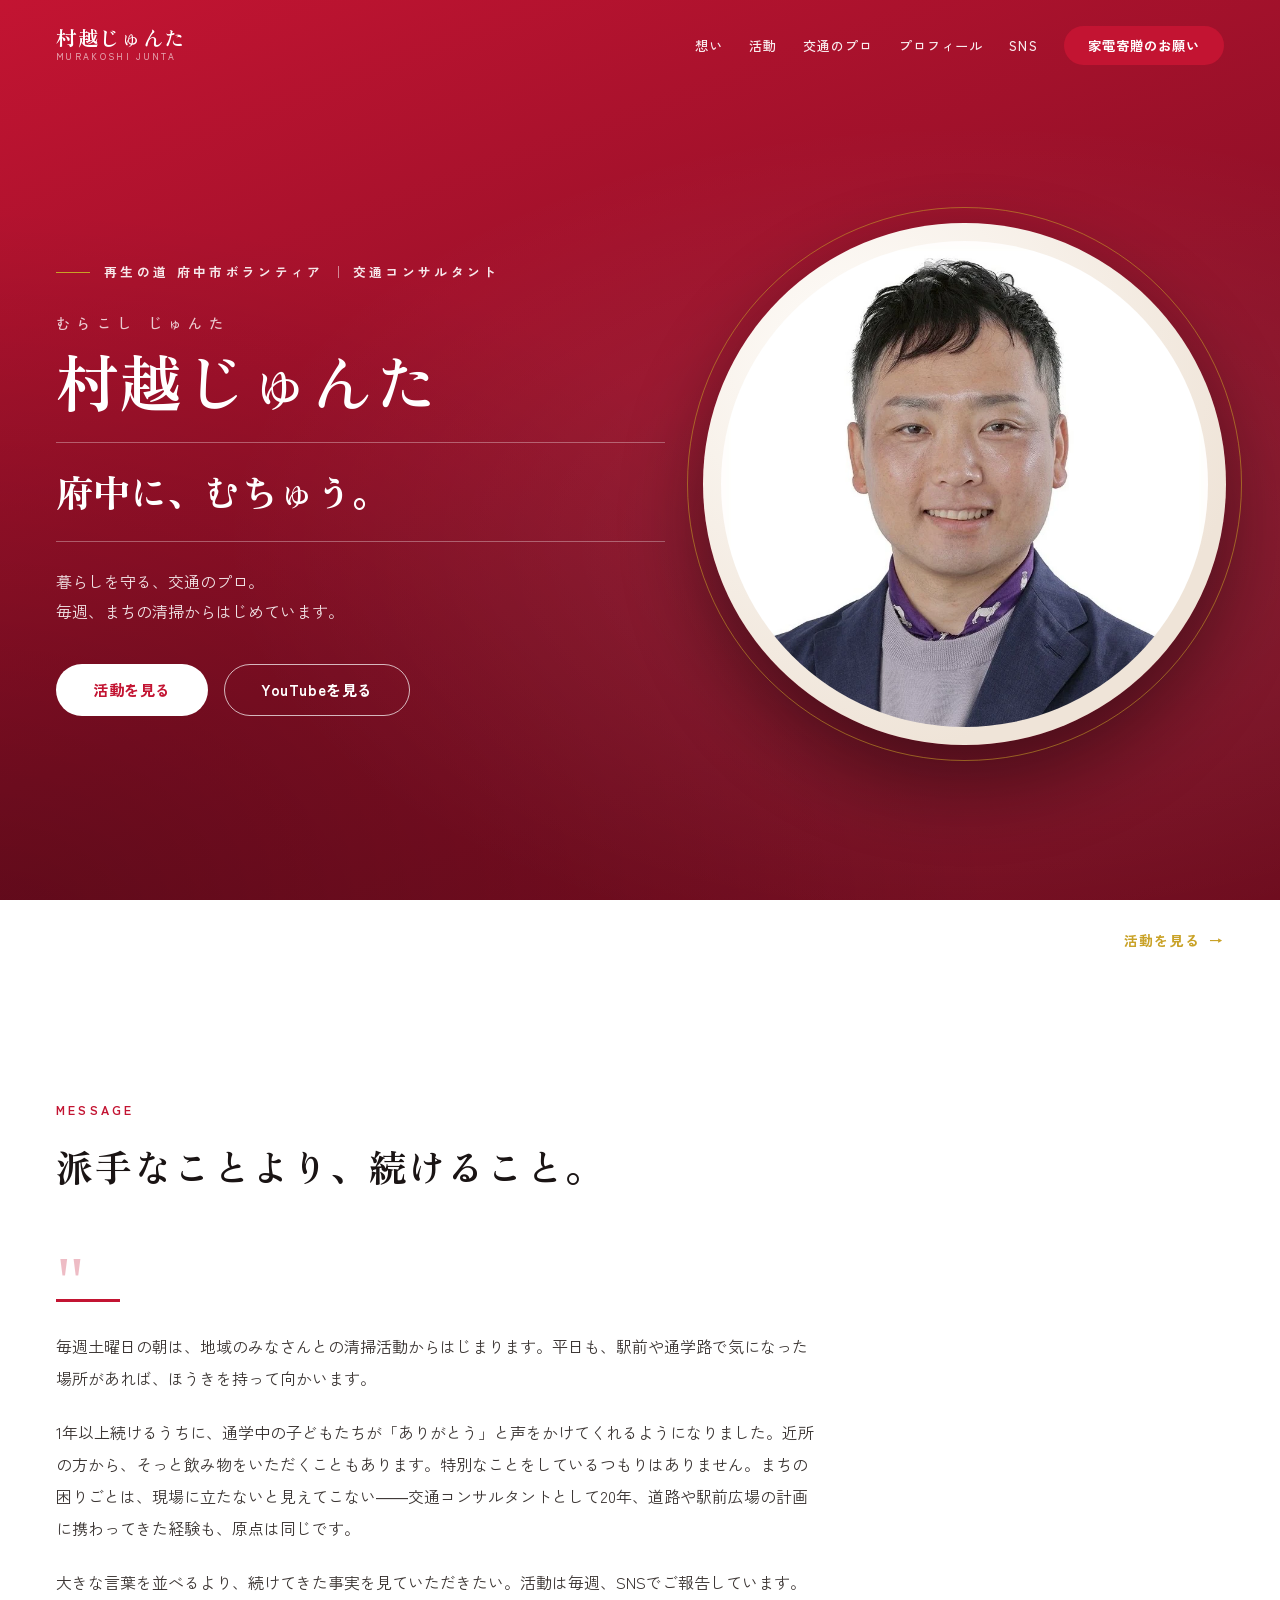
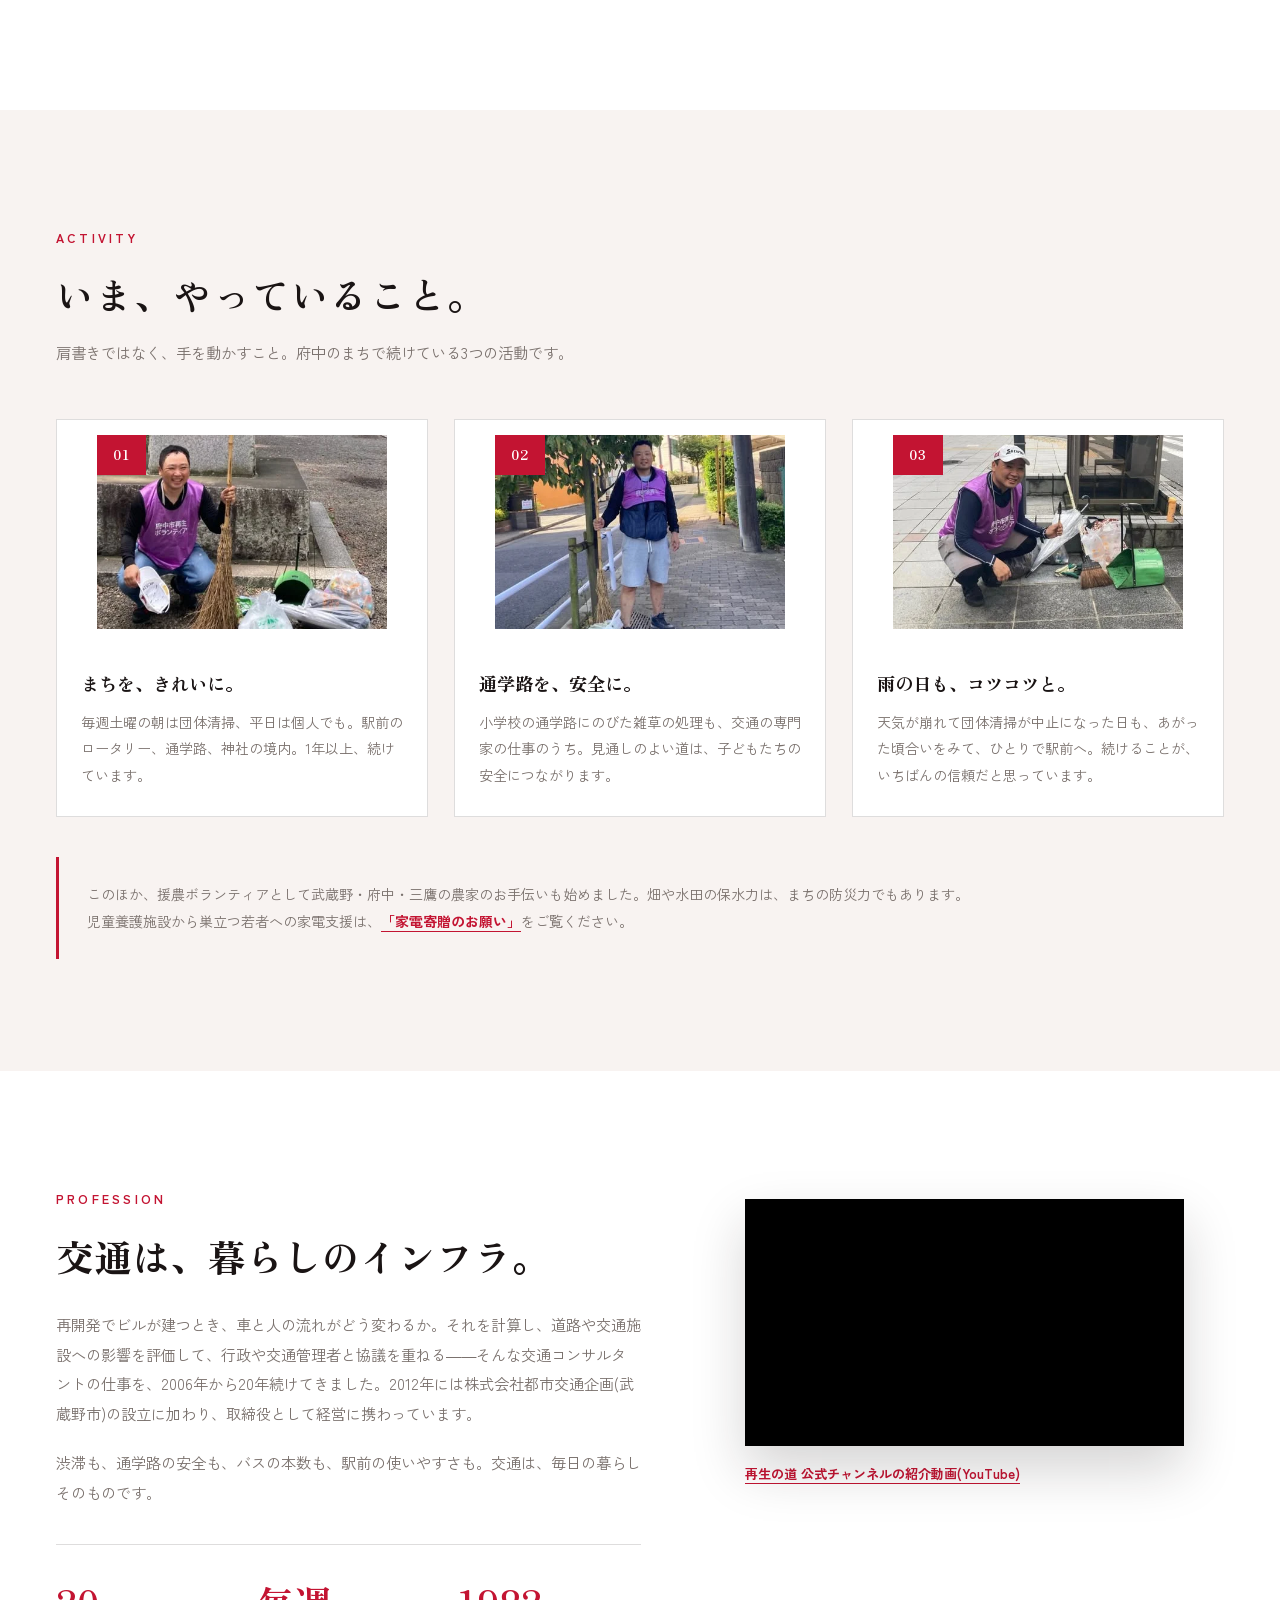
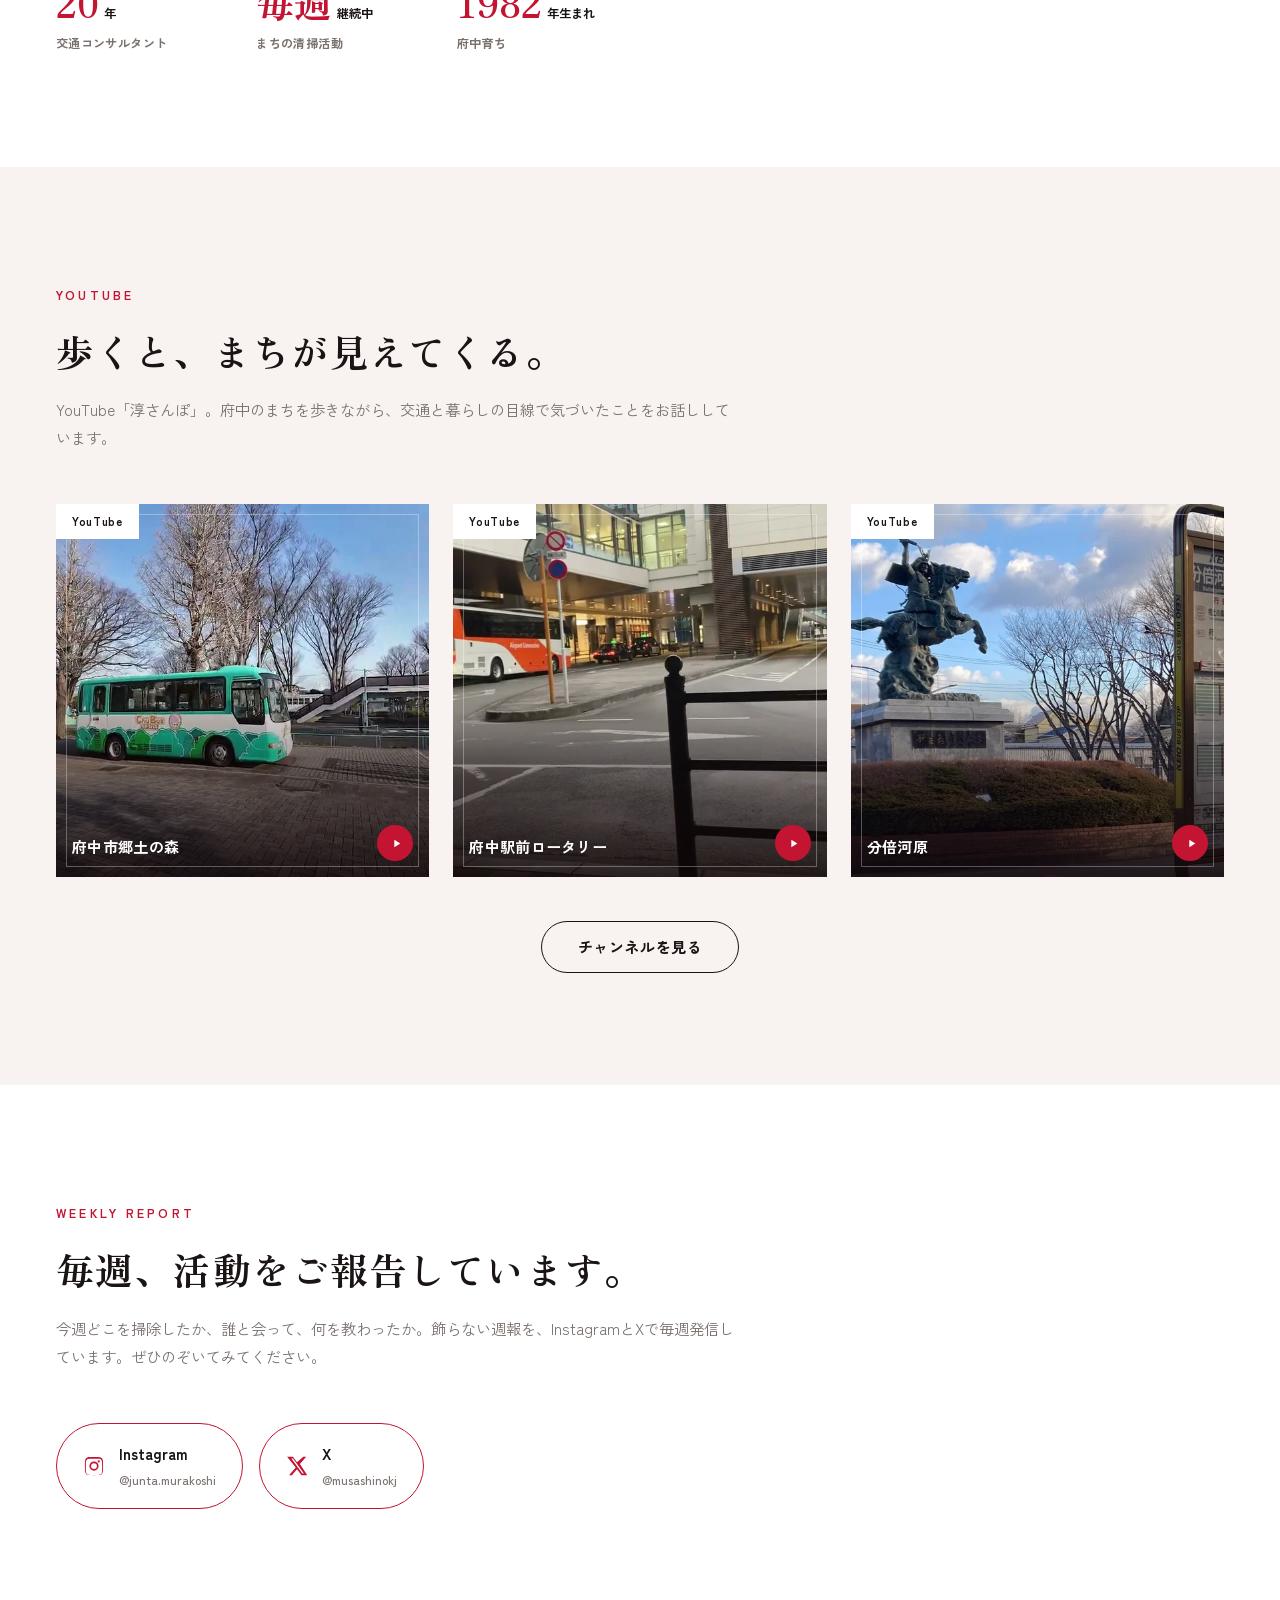
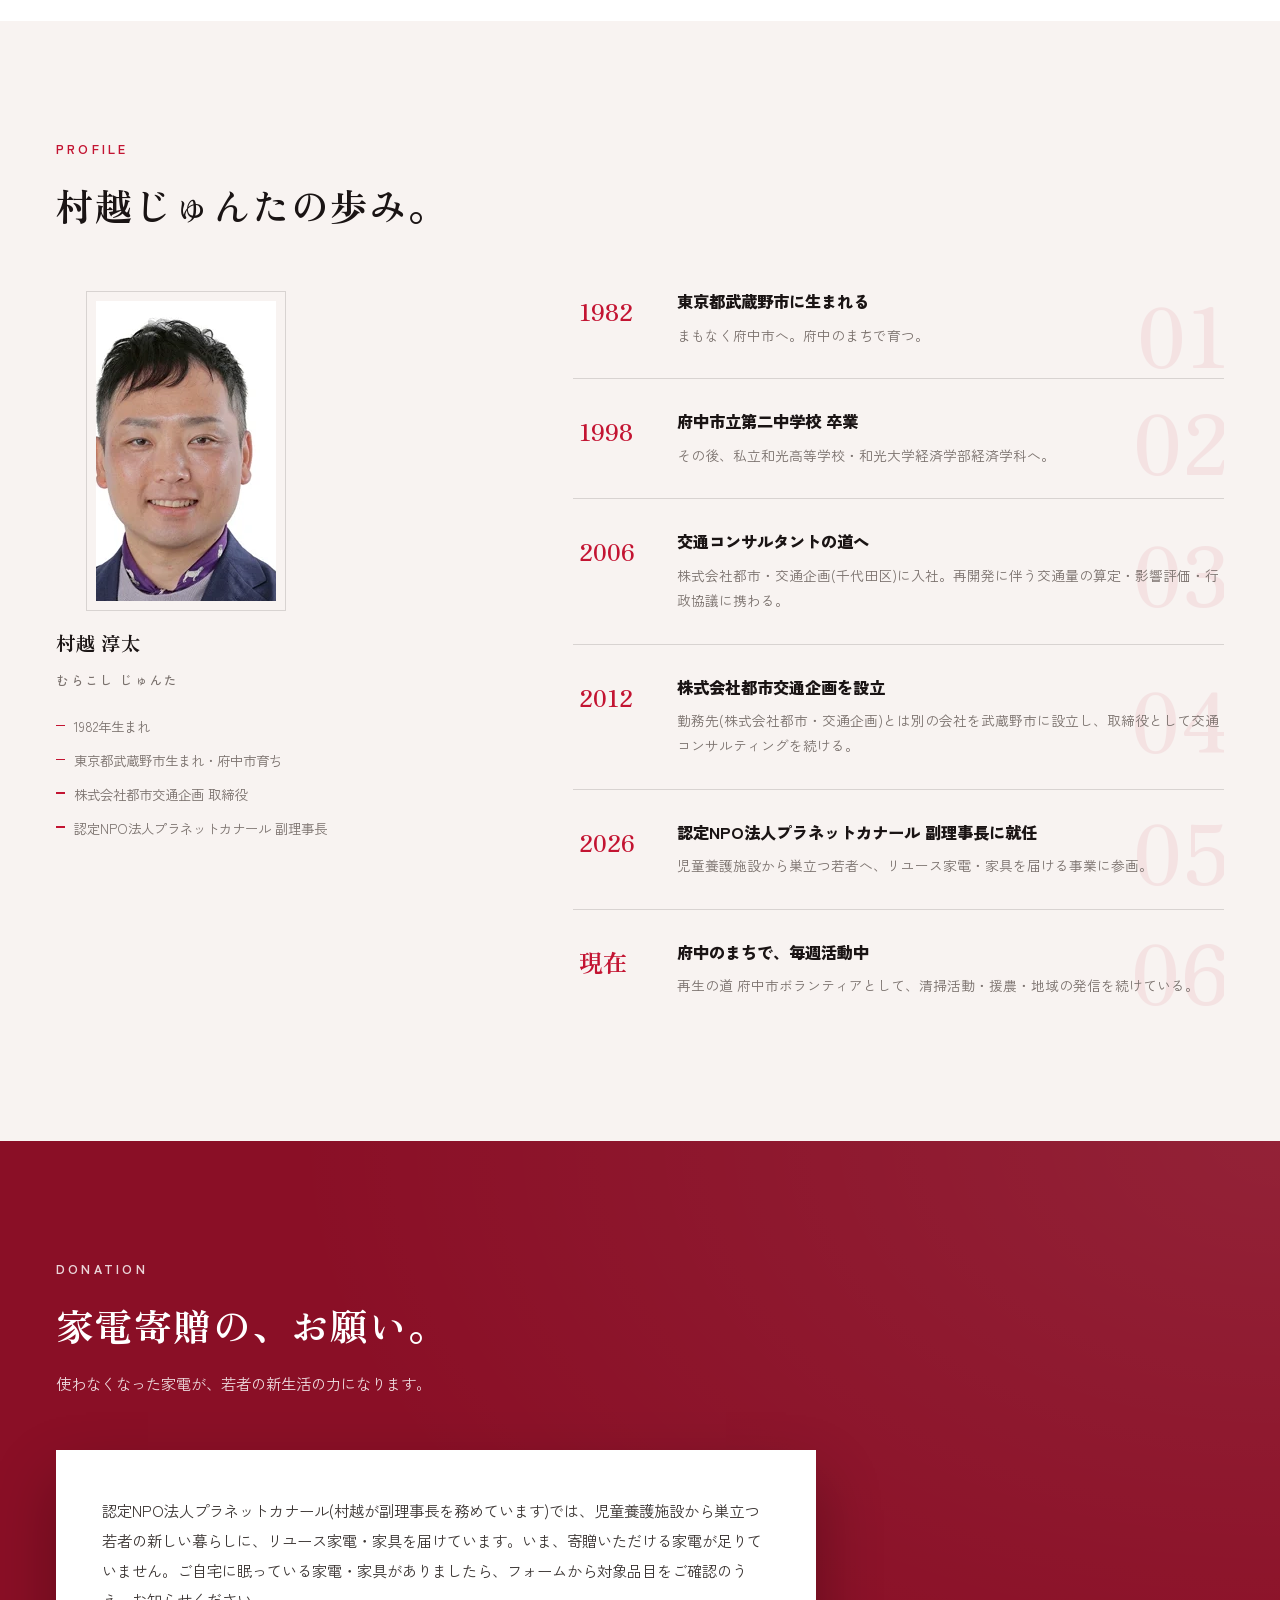
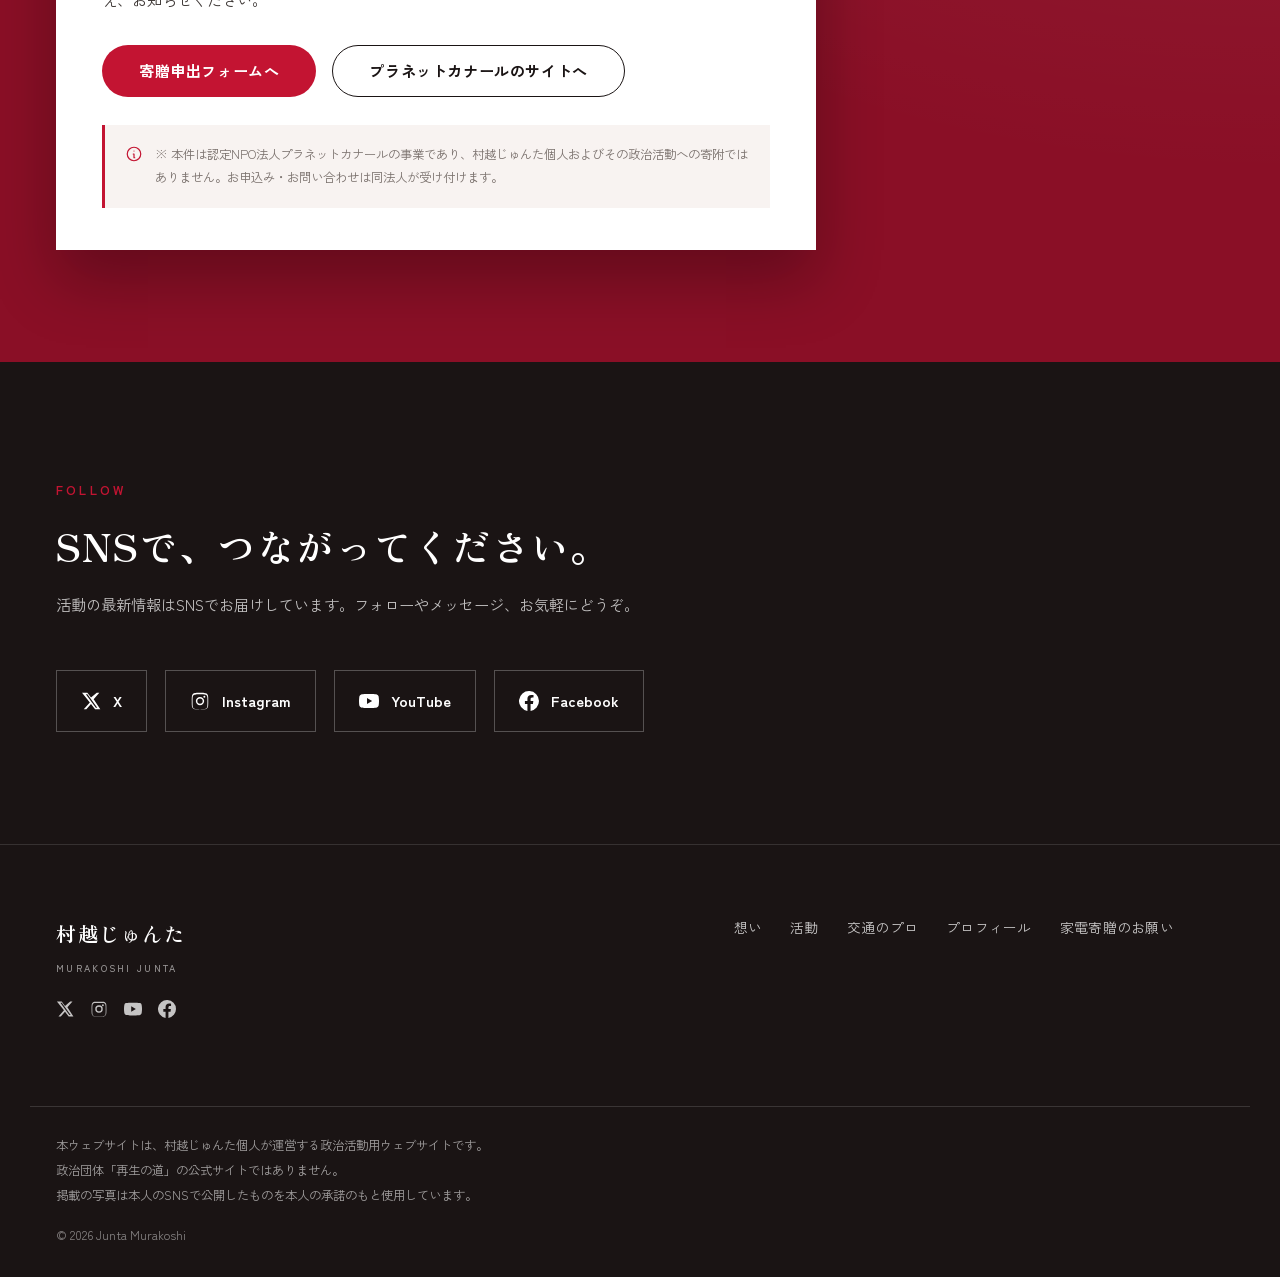
<file: patterns/pattern-07.html>
<!DOCTYPE html>
<html lang="ja">
<head>
<meta charset="UTF-8">
<meta name="viewport" content="width=device-width, initial-scale=1.0">
<meta name="robots" content="noindex, nofollow">
<title>村越じゅんた 公式サイト｜府中に、むちゅう。｜Pattern 07: Passion Red</title>
<meta name="description" content="村越じゅんた(むらこし じゅんた)公式サイト。交通コンサルタント20年。府中のまちで、毎週の清掃活動と子ども・若者への支援を続けています。">
<meta property="og:type" content="website">
<meta property="og:title" content="村越じゅんた 公式サイト｜府中に、むちゅう。">
<meta property="og:description" content="交通コンサルタント20年。府中のまちで、毎週の清掃活動と子ども・若者への支援を続けています。">
<meta property="og:image" content="../assets/img/ogp.png">
<meta name="twitter:card" content="summary_large_image">
<meta name="theme-color" content="#8a0f26">
<link rel="icon" href="../assets/img/favicon-64.png" type="image/png">
<link rel="apple-touch-icon" href="../assets/img/apple-touch-icon.png">
<link rel="preconnect" href="https://fonts.googleapis.com">
<link rel="preconnect" href="https://fonts.gstatic.com" crossorigin>
<link href="https://fonts.googleapis.com/css2?family=Zen+Kaku+Gothic+New:wght@400;500;700;900&family=Zen+Old+Mincho:wght@600;700;900&display=swap" rel="stylesheet">
<style>
:root{
  --red:#c31432;
  --red-deep:#8a0f26;
  --red-dark:#6e0c1e;
  --ink:#1a1414;
  --paper:#f8f3f1;
  --white:#ffffff;
  --text-1:#3c3634;
  --text-2:#7a716d;
  --line:rgba(26,20,20,.14);
  --line-w:rgba(255,255,255,.32);
  --gold:#c9a227;
  --focus:0 0 0 3px #fff, 0 0 0 6px var(--red);
}
*{box-sizing:border-box;}
html{scroll-behavior:smooth;}
body{
  margin:0;font-family:"Zen Kaku Gothic New",sans-serif;color:var(--text-1);
  background:var(--white);line-height:1.85;font-size:15.5px;
  -webkit-font-smoothing:antialiased;overflow-x:hidden;
}
img{max-width:100%;display:block;}
a{color:inherit;text-decoration:none;}
ul,ol{list-style:none;margin:0;padding:0;}
h1,h2,h3,h4{margin:0;font-weight:900;color:var(--ink);}
p{margin:0;}
button{font-family:inherit;}
.container{max-width:1220px;margin:0 auto;padding-left:26px;padding-right:26px;}
section{position:relative;}
a:focus-visible,button:focus-visible,input:focus-visible,select:focus-visible,textarea:focus-visible{
  outline:none;box-shadow:var(--focus);border-radius:4px;
}
.skip-link{
  position:absolute;left:-999px;top:0;background:var(--red);color:#fff;
  padding:12px 22px;font-weight:700;z-index:2000;border-radius:0 0 10px 0;
}
.skip-link:focus{left:0;}
@media (prefers-reduced-motion:reduce){
  html{scroll-behavior:auto;}
  *,*::before,*::after{animation-duration:.001ms !important;animation-iteration-count:1 !important;transition-duration:.001ms !important;scroll-behavior:auto !important;}
}

/* ===== Section rhythm ===== */
.section-pad{padding-top:112px;padding-bottom:112px;}
.section--paper{background:var(--paper);}
.kicker{
  display:inline-flex;align-items:center;gap:10px;font-weight:700;font-size:.78rem;
  letter-spacing:.26em;color:var(--red);text-transform:uppercase;margin-bottom:16px;font-family:"Zen Kaku Gothic New",sans-serif;
}
.kicker.on-dark{color:rgba(255,255,255,.82);}
.section-head{max-width:680px;margin-bottom:52px;}
.section-head h2{
  font-family:"Zen Old Mincho",serif;font-weight:700;
  font-size:clamp(1.7rem,3.2vw,2.35rem);letter-spacing:.03em;line-height:1.5;
}
.section-head p{color:var(--text-2);margin-top:16px;font-size:.96rem;}
.reveal{opacity:0;transform:translateY(20px);transition:opacity .65s ease,transform .65s ease;}
.reveal.in{opacity:1;transform:translateY(0);}

/* ===== Buttons ===== */
.btn{
  display:inline-flex;align-items:center;justify-content:center;gap:9px;
  height:52px;padding:0 36px;border-radius:999px;font-weight:700;font-size:.94rem;
  letter-spacing:.04em;border:1.5px solid transparent;cursor:pointer;transition:background .2s,color .2s,border-color .2s,transform .2s;
}
.btn-red{background:var(--red);color:#fff;}
.btn-red:hover{background:var(--red-deep);}
.btn-white{background:#fff;color:var(--red);}
.btn-white:hover{background:#ffe6ea;}
.btn-outline-ink{background:transparent;color:var(--ink);border-color:var(--ink);}
.btn-outline-ink:hover{background:var(--ink);color:#fff;}
.btn-outline-white{background:transparent;color:#fff;border-color:rgba(255,255,255,.7);}
.btn-outline-white:hover{background:#fff;color:var(--red-deep);border-color:#fff;}
.btn-block{width:100%;}

/* ===== Header: transparent, single tier ===== */
header{position:fixed;top:0;left:0;right:0;z-index:1000;background:transparent;transition:background .3s,border-color .3s;border-bottom:1px solid transparent;}
header.scrolled{background:rgba(26,20,20,.92);border-bottom-color:rgba(255,255,255,.14);backdrop-filter:blur(6px);}
.nav-wrap{
  max-width:1220px;margin:0 auto;padding:0 26px;height:88px;
  display:flex;align-items:center;justify-content:space-between;gap:20px;transition:height .3s ease;
}
header.scrolled .nav-wrap{height:66px;}
.logo{display:flex;flex-direction:column;line-height:1.2;}
.logo span:first-child{font-family:"Zen Old Mincho",serif;font-weight:700;font-size:1.28rem;color:#fff;letter-spacing:.08em;}
.logo span:last-child{font-weight:500;font-size:.56rem;letter-spacing:.26em;color:rgba(255,255,255,.6);text-transform:uppercase;margin-top:3px;}
.nav-links{display:flex;align-items:center;gap:26px;}
.nav-links a{font-weight:500;font-size:.82rem;letter-spacing:.08em;color:rgba(255,255,255,.92);position:relative;padding:6px 0;}
.nav-links a:not(.nav-cta)::after{content:"";position:absolute;left:0;bottom:0;width:0;height:2px;background:var(--gold);transition:width .25s;}
.nav-links a:not(.nav-cta):hover::after{width:100%;}
.nav-links a.nav-cta{background:var(--red);color:#fff;padding:10px 24px;border-radius:999px;font-weight:700;}
.nav-links a.nav-cta:hover{background:#fff;color:var(--red-deep);}
.hamburger{
  display:flex;flex-direction:column;gap:6px;width:42px;height:42px;background:transparent;
  border:1px solid rgba(255,255,255,.4);border-radius:8px;cursor:pointer;align-items:center;justify-content:center;
}
.hamburger span{width:20px;height:2px;background:#fff;border-radius:2px;transition:.25s;}
.hamburger.open span:nth-child(1){transform:translateY(8px) rotate(45deg);}
.hamburger.open span:nth-child(2){opacity:0;}
.hamburger.open span:nth-child(3){transform:translateY(-8px) rotate(-45deg);}
.mobile-nav{display:none;position:fixed;inset:0;background:var(--red-deep);z-index:1500;padding:26px 26px 44px;overflow-y:auto;}
.mobile-nav.show{display:block;}
.mobile-nav__top{display:flex;justify-content:space-between;align-items:center;margin-bottom:20px;padding-bottom:18px;border-bottom:1px solid rgba(255,255,255,.24);}
.mobile-nav__top .logo span:first-child{font-size:1.15rem;}
.close-x{width:40px;height:40px;border:1px solid rgba(255,255,255,.4);border-radius:50%;background:transparent;font-size:1.1rem;color:#fff;cursor:pointer;}
.mobile-nav a{display:block;font-size:1.02rem;font-weight:700;padding:15px 4px;border-bottom:1px solid rgba(255,255,255,.16);color:#fff;letter-spacing:.05em;}
.mobile-cta{margin-top:20px;text-align:center;border:0 !important;background:#fff;color:var(--red-deep);border-radius:999px;padding:14px;}
.mobile-nav__sns{display:flex;gap:22px;justify-content:center;margin-top:28px;}
.mobile-nav__sns a{border:none;padding:0;color:rgba(255,255,255,.85);}
.mobile-nav__sns svg{width:20px;height:20px;fill:currentColor;}
@media (max-width:1100px){
  .nav-links{display:none;}
  .hamburger{display:flex;}
}
@media (min-width:1101px){.hamburger{display:none;}}

/* ===== Hero ===== */
.hero{
  position:relative;overflow:hidden;color:#fff;min-height:min(100vh,920px);
  display:flex;align-items:center;
  background:
    radial-gradient(ellipse at 76% 60%,rgba(255,255,255,.09),transparent 55%),
    radial-gradient(ellipse at 0% 105%,rgba(0,0,0,.28),transparent 55%),
    linear-gradient(160deg,var(--red) 0%,var(--red-deep) 58%,var(--red-dark) 100%);
}
.hero-grid{
  display:grid;grid-template-columns:1.08fr .92fr;gap:40px;align-items:center;
  padding-top:132px;padding-bottom:64px;width:100%;
}
.hero-kicker{
  display:inline-flex;align-items:center;gap:14px;font-weight:700;font-size:.8rem;letter-spacing:.26em;
  color:rgba(255,255,255,.9);margin-bottom:26px;flex-wrap:wrap;
}
.hero-kicker::before{content:"";width:34px;height:1px;background:var(--gold);}
.hero-kicker-sep{width:1px;height:12px;background:rgba(255,255,255,.5);display:inline-block;}
.hero-kana{display:block;font-size:.9rem;letter-spacing:.44em;color:rgba(255,255,255,.78);font-weight:500;margin-bottom:8px;}
.hero-name{font-family:"Zen Old Mincho",serif;font-weight:700;font-size:clamp(2.5rem,5.2vw,3.9rem);color:#fff;line-height:1.15;letter-spacing:.03em;margin-bottom:26px;}
.hero-catch{
  font-family:"Zen Old Mincho",serif;font-weight:900;font-size:clamp(1.7rem,2.9vw,2.35rem);color:#fff;
  line-height:1.65;padding:18px 0;margin-bottom:24px;
  border-top:1px solid var(--line-w);border-bottom:1px solid var(--line-w);
}
.hero-lead{color:rgba(255,255,255,.88);font-size:1rem;line-height:1.9;max-width:440px;margin-bottom:38px;}
.hero-cta{display:flex;gap:16px;flex-wrap:wrap;}

.hero-visual{position:relative;display:flex;align-items:center;justify-content:center;}
.hero-medallion{position:relative;width:clamp(300px,38vw,560px);}
.hero-medallion::before{
  content:"";position:absolute;inset:-18px;border-radius:50%;
  background:radial-gradient(circle at 30% 26%,#fffdfa,#efe4d8 74%);
  box-shadow:0 36px 80px rgba(10,3,5,.48);
}
.hero-medallion::after{
  content:"";position:absolute;inset:-34px;border-radius:50%;border:1.5px solid rgba(201,162,39,.55);
}
.hero-medallion .ph{position:relative;width:100%;aspect-ratio:1/1;border-radius:50%;overflow:hidden;display:block;}
.hero-medallion .ph img{width:100%;height:100%;object-fit:cover;object-position:50% 26%;}

@media (max-width:960px){
  .hero{min-height:0;padding-bottom:8px;}
  .hero-grid{grid-template-columns:1fr;padding-top:122px;padding-bottom:48px;text-align:center;}
  .hero-kicker{justify-content:center;}
  .hero-cta{justify-content:center;}
  .hero-lead{margin-left:auto;margin-right:auto;}
  .hero-visual{margin-top:40px;}
  .hero-medallion{width:min(64vw,380px);}
}
@media (max-width:520px){
  .hero-grid{padding-top:110px;}
  .hero-name{font-size:clamp(2.1rem,10vw,2.6rem);}
  .hero-catch{font-size:clamp(1.35rem,6.6vw,1.7rem);}
}

/* ===== Bridge strip ===== */
.bridge-strip{background:var(--red-dark);position:relative;z-index:3;}
.bridge-inner{
  max-width:1220px;margin:0 auto;padding:20px 26px;
  display:flex;align-items:center;gap:18px;flex-wrap:wrap;
}
.bridge-icon{
  width:42px;height:42px;border-radius:50%;background:rgba(255,255,255,.14);
  display:flex;align-items:center;justify-content:center;flex:none;
}
.bridge-icon svg{width:20px;height:20px;stroke:#fff;fill:none;stroke-width:1.7;stroke-linecap:round;stroke-linejoin:round;}
.bridge-text{flex:1;min-width:220px;color:#fff;font-weight:700;font-size:.96rem;letter-spacing:.02em;}
.bridge-go{flex:none;display:inline-flex;align-items:center;gap:8px;color:var(--gold);font-weight:700;font-size:.86rem;letter-spacing:.1em;}
.bridge-go::after{content:"→";font-weight:900;}

/* ===== Message (editorial) ===== */
.message-wrap{max-width:760px;}
.message-quote{
  font-family:"Zen Old Mincho",serif;font-size:4.4rem;line-height:1;color:var(--red);opacity:.28;margin-bottom:-18px;
}
.message-body p{color:var(--text-1);font-size:1rem;margin-bottom:22px;line-height:2;}
.message-body p:last-child{margin-bottom:0;}
.message-rule{width:64px;height:3px;background:var(--red);margin:0 0 28px;}
@media (max-width:640px){.message-quote{font-size:3.2rem;}}

/* ===== Activity ===== */
.activity-grid{display:grid;grid-template-columns:repeat(3,1fr);gap:26px;}
.activity-card{background:#fff;border:1px solid var(--line);transition:transform .22s,box-shadow .22s;}
.activity-card:hover{transform:translateY(-5px);box-shadow:0 22px 42px rgba(26,20,20,.14);}
.activity-card__media{position:relative;aspect-ratio:3/2;overflow:hidden;}
.activity-card__media img{width:100%;height:100%;object-fit:cover;}
.activity-card__num{
  position:absolute;left:0;top:0;background:var(--red);color:#fff;font-weight:900;
  font-size:.86rem;letter-spacing:.06em;padding:7px 16px;z-index:2;font-family:"Zen Old Mincho",serif;
}
.activity-card__body{padding:26px 24px 28px;}
.activity-card__body h3{font-family:"Zen Old Mincho",serif;font-size:1.14rem;margin-bottom:12px;line-height:1.5;}
.activity-card__body p{color:var(--text-2);font-size:.88rem;line-height:1.85;}
.activity-note{
  margin-top:40px;padding:24px 28px;background:var(--paper);border-left:3px solid var(--red);
  color:var(--text-2);font-size:.88rem;line-height:1.95;
}
.activity-note a{color:var(--red);font-weight:700;border-bottom:1px solid var(--red);}
@media (max-width:900px){.activity-grid{grid-template-columns:1fr 1fr;}}
@media (max-width:600px){.activity-grid{grid-template-columns:1fr;}}

/* ===== Work ===== */
.work-grid{display:grid;grid-template-columns:1.06fr .94fr;gap:64px;align-items:start;}
.work-heading{font-family:"Zen Old Mincho",serif;font-size:clamp(1.7rem,3.2vw,2.35rem);margin-bottom:26px;line-height:1.5;}
.work-para{color:var(--text-2);font-size:.95rem;margin-bottom:20px;line-height:1.95;}
.work-stats{display:grid;grid-template-columns:repeat(3,1fr);margin-top:36px;padding-top:36px;border-top:1px solid var(--line);gap:16px;}
.work-stat{text-align:left;}
.work-stat .num{
  font-family:"Zen Old Mincho",serif;font-weight:700;font-size:clamp(1.8rem,3vw,2.35rem);color:var(--red);
  display:flex;align-items:baseline;gap:5px;line-height:1.1;
}
.work-stat .num span{font-size:.78rem;font-weight:700;color:var(--ink);font-family:"Zen Kaku Gothic New",sans-serif;}
.work-stat .label{margin-top:10px;font-size:.76rem;font-weight:700;letter-spacing:.03em;color:var(--text-2);}
.work-video{position:relative;width:100%;aspect-ratio:16/9;overflow:hidden;background:#000;box-shadow:0 24px 50px rgba(26,20,20,.18);}
.work-video iframe{position:absolute;inset:0;width:100%;height:100%;border:0;}
.work-caption{margin-top:16px;font-size:.82rem;color:var(--text-2);}
.work-caption a{color:var(--red);font-weight:700;border-bottom:1px solid var(--red);}
@media (max-width:900px){.work-grid{grid-template-columns:1fr;gap:44px;}.work-stats{grid-template-columns:repeat(3,1fr);}}
@media (max-width:520px){.work-stats{grid-template-columns:1fr 1fr;row-gap:26px;}}

/* ===== Sanpo ===== */
.sanpo-grid{display:grid;grid-template-columns:repeat(3,1fr);gap:24px;}
.sanpo-item{position:relative;display:block;aspect-ratio:1/1;overflow:hidden;}
.sanpo-item img{width:100%;height:100%;object-fit:cover;transition:transform .32s;}
.sanpo-item:hover img{transform:scale(1.06);}
.sanpo-item::before{content:"";position:absolute;inset:0;border:1px solid rgba(255,255,255,.3);z-index:2;pointer-events:none;margin:10px;}
.sanpo-item::after{
  content:"";position:absolute;left:0;right:0;bottom:0;height:56%;
  background:linear-gradient(0deg,rgba(15,4,6,.86),rgba(15,4,6,0));pointer-events:none;
}
.sanpo-tag{
  position:absolute;left:0;top:0;background:#fff;color:var(--ink);font-weight:700;font-size:.72rem;
  padding:7px 16px;letter-spacing:.06em;z-index:3;
}
.sanpo-play{
  position:absolute;right:16px;bottom:16px;width:36px;height:36px;border-radius:50%;
  background:var(--red);display:flex;align-items:center;justify-content:center;z-index:3;
}
.sanpo-play svg{width:13px;height:13px;fill:#fff;margin-left:2px;}
.sanpo-label{position:absolute;left:16px;bottom:16px;color:#fff;font-weight:700;font-size:.94rem;z-index:3;letter-spacing:.02em;}
.section-more{text-align:center;margin-top:44px;}
@media (max-width:860px){.sanpo-grid{grid-template-columns:1fr 1fr;}}
@media (max-width:560px){.sanpo-grid{grid-template-columns:1fr;}}

/* ===== Weekly ===== */
.weekly-actions{display:flex;gap:16px;flex-wrap:wrap;}
.sns-chip{
  display:flex;align-items:center;gap:14px;padding:16px 26px;border:1.5px solid var(--red);
  border-radius:999px;background:#fff;transition:background .2s,color .2s;
}
.sns-chip:hover{background:var(--red);}
.sns-chip:hover span,.sns-chip:hover small{color:#fff;}
.sns-chip:hover .sns-chip__icon{fill:#fff;}
.sns-chip__icon{width:22px;height:22px;fill:var(--red);flex:none;transition:fill .2s;}
.sns-chip span{display:flex;flex-direction:column;font-weight:700;color:var(--ink);font-size:.94rem;transition:color .2s;}
.sns-chip small{color:var(--text-2);font-weight:500;font-size:.76rem;margin-top:2px;transition:color .2s;}

/* ===== Profile ===== */
.profile-grid{display:grid;grid-template-columns:.82fr 1.18fr;gap:64px;align-items:start;}
.profile-photo{position:relative;width:180px;}
.profile-photo::before{content:"";position:absolute;inset:-10px;border:1px solid var(--line);z-index:-1;}
.profile-photo img{width:100%;display:block;object-fit:cover;aspect-ratio:1/1;}
.profile-name{margin-top:24px;font-family:"Zen Old Mincho",serif;font-size:1.22rem;font-weight:700;color:var(--ink);}
.profile-name span{display:block;font-size:.76rem;font-weight:500;letter-spacing:.22em;color:var(--text-2);margin-top:8px;font-family:"Zen Kaku Gothic New",sans-serif;}
.profile-tags{margin-top:24px;display:flex;flex-direction:column;gap:11px;}
.profile-tags li{position:relative;padding-left:18px;font-size:.84rem;color:var(--text-2);line-height:1.7;}
.profile-tags li::before{content:"";position:absolute;left:0;top:.7em;width:9px;height:1.5px;background:var(--red);}
.timeline{position:relative;}
.timeline-item{position:relative;padding:30px 0 30px 6px;border-bottom:1px solid var(--line);display:grid;grid-template-columns:auto 1fr;gap:24px;align-items:start;overflow:hidden;}
.timeline-item:first-child{padding-top:4px;}
.timeline-item:last-child{border-bottom:none;}
.timeline-ghost{
  position:absolute;right:-6px;top:50%;transform:translateY(-50%);
  font-family:"Zen Old Mincho",serif;font-weight:700;font-size:5.2rem;color:var(--red);opacity:.07;
  line-height:1;pointer-events:none;letter-spacing:0;z-index:0;
}
.timeline-year{
  font-family:"Zen Old Mincho",serif;font-weight:700;font-size:1.5rem;color:var(--red);min-width:74px;position:relative;z-index:1;
}
.timeline-body{position:relative;z-index:1;}
.timeline-body h3{font-size:1.02rem;margin-bottom:9px;line-height:1.5;}
.timeline-body p{font-size:.86rem;color:var(--text-2);line-height:1.85;}
@media (max-width:860px){.profile-grid{grid-template-columns:1fr;gap:40px;}.profile-photo{width:150px;}}
@media (max-width:560px){.timeline-item{grid-template-columns:56px 1fr;gap:14px;}.timeline-year{font-size:1.15rem;min-width:0;}.timeline-ghost{display:none;}}

/* ===== Reuse ===== */
.reuse-section{
  background:radial-gradient(ellipse at 100% 0%,rgba(255,255,255,.08),transparent 55%),var(--red-deep);
  color:#fff;
}
.reuse-section .section-head h2{color:#fff;}
.reuse-section .section-head p{color:rgba(255,255,255,.84);}
.reuse-card{background:#fff;padding:46px 46px 42px;max-width:760px;box-shadow:0 30px 60px rgba(10,3,5,.3);}
.reuse-text{color:var(--text-1);font-size:.96rem;line-height:1.95;margin-bottom:30px;}
.reuse-actions{display:flex;gap:16px;flex-wrap:wrap;margin-bottom:28px;}
.reuse-note-box{display:flex;gap:12px;background:var(--paper);border-left:3px solid var(--red);padding:18px 20px;}
.reuse-note-box svg{width:18px;height:18px;stroke:var(--red);fill:none;stroke-width:1.6;flex:none;margin-top:2px;}
.reuse-note-box p{font-size:.78rem;color:var(--text-2);line-height:1.85;margin:0;}
@media (max-width:640px){.reuse-card{padding:34px 26px 30px;}}

/* ===== Contact ===== */
.contact-section{background:var(--ink);color:#fff;}
.contact-section .section-head h2{color:#fff;}
.contact-section .section-head p{color:rgba(255,255,255,.72);}
.contact-sns{display:flex;gap:18px;flex-wrap:wrap;}
.contact-sns a{
  display:flex;align-items:center;gap:12px;padding:16px 24px;border:1px solid rgba(255,255,255,.26);
  transition:background .2s,border-color .2s;color:#fff;font-weight:700;font-size:.92rem;
}
.contact-sns a:hover{background:var(--red);border-color:var(--red);}
.contact-sns svg{width:20px;height:20px;fill:currentColor;}

/* ===== Footer ===== */
footer{background:var(--ink);color:rgba(255,255,255,.7);padding:0 0 30px;border-top:1px solid rgba(255,255,255,.12);}
.footer-top{padding-top:70px;padding-bottom:44px;}
.footer-grid{display:grid;grid-template-columns:1.3fr 1fr;gap:40px;}
.footer-logo{font-family:"Zen Old Mincho",serif;font-weight:700;font-size:1.26rem;color:#fff;letter-spacing:.08em;}
.footer-logo small{display:block;font-family:"Zen Kaku Gothic New",sans-serif;font-weight:500;font-size:.6rem;letter-spacing:.24em;color:rgba(255,255,255,.55);margin-top:8px;}
.footer-sns{display:flex;gap:16px;margin-top:22px;}
.footer-sns a{color:rgba(255,255,255,.75);display:flex;transition:color .2s;}
.footer-sns a:hover{color:var(--gold);}
.footer-sns svg{width:18px;height:18px;fill:currentColor;}
.footer-nav{display:flex;flex-wrap:wrap;gap:14px 28px;align-content:start;}
.footer-nav a{color:rgba(255,255,255,.76);font-size:.86rem;letter-spacing:.02em;}
.footer-nav a:hover{color:var(--gold);}
.footer-bottom{border-top:1px solid rgba(255,255,255,.14);padding-top:26px;margin-top:44px;}
.footer-note{font-size:.78rem;color:rgba(255,255,255,.58);line-height:2;max-width:760px;}
.footer-copy{margin-top:16px;font-size:.78rem;color:rgba(255,255,255,.48);}
@media (max-width:760px){.footer-grid{grid-template-columns:1fr;gap:28px;}}

/* ===== Back to top ===== */
.to-top{
  position:fixed;right:22px;bottom:22px;z-index:900;width:48px;height:48px;border-radius:50%;
  background:var(--red);color:#fff;display:flex;align-items:center;justify-content:center;
  opacity:0;pointer-events:none;transform:translateY(10px);transition:opacity .25s,transform .25s,background .2s;
}
.to-top:hover{background:var(--red-deep);}
.to-top.show{opacity:1;pointer-events:auto;transform:translateY(0);}
.to-top svg{width:19px;height:19px;fill:none;stroke:#fff;stroke-width:2;}

/* ===== Responsive fine-tune ===== */
@media (max-width:768px){
  .section-pad{padding-top:64px;padding-bottom:64px;}
  .section-head{margin-bottom:36px;}
  .bridge-text{font-size:.9rem;}
}
@media (max-width:480px){
  body{font-size:15px;}
  .container{padding-left:20px;padding-right:20px;}
  .reuse-card{padding:30px 22px 28px;}
}
</style>
</head>
<body>
<a href="#main" class="skip-link">本文へスキップ</a>

<header id="siteHeader">
  <div class="nav-wrap">
    <a href="#top" class="logo"><span>村越じゅんた</span><span>MURAKOSHI JUNTA</span></a>
    <nav aria-label="メインナビゲーション">
      <ul class="nav-links" id="navLinks">
        <li><a href="#message">想い</a></li>
        <li><a href="#activity">活動</a></li>
        <li><a href="#work">交通のプロ</a></li>
        <li><a href="#profile">プロフィール</a></li>
        <li><a href="#contact">SNS</a></li>
        <li><a href="#reuse" class="nav-cta">家電寄贈のお願い</a></li>
      </ul>
    </nav>
    <button class="hamburger" id="hamburgerBtn" aria-label="メニューを開く" aria-expanded="false" aria-controls="mobileNav">
      <span></span><span></span><span></span>
    </button>
  </div>
</header>

<div class="mobile-nav" id="mobileNav">
  <div class="mobile-nav__top">
    <span class="logo"><span>村越じゅんた</span><span>MURAKOSHI JUNTA</span></span>
    <button class="close-x" id="closeMobileNav" aria-label="メニューを閉じる">×</button>
  </div>
  <a href="#message">想い</a>
  <a href="#activity">活動</a>
  <a href="#work">交通のプロ</a>
  <a href="#profile">プロフィール</a>
  <a href="#contact">SNS</a>
  <a href="#reuse" class="mobile-cta">家電寄贈のお願い</a>
  <div class="mobile-nav__sns">
    <a href="https://x.com/musashinokj" target="_blank" rel="noopener" aria-label="X(旧Twitter) @musashinokj"><svg viewBox="0 0 24 24" aria-hidden="true"><path d="M18.9 2H22l-6.8 7.8L23.2 22h-6.3l-4.9-6.4L6.4 22H3.3l7.3-8.3L1.2 2h6.4l4.4 5.9L18.9 2zm-1.1 18.1h1.7L7.7 3.8H5.8l12 16.3z"/></svg></a>
    <a href="https://www.instagram.com/junta.murakoshi" target="_blank" rel="noopener" aria-label="Instagram @junta.murakoshi"><svg viewBox="0 0 24 24" aria-hidden="true"><path d="M12 2.2c3.2 0 3.6 0 4.9.1 1.2.1 1.8.2 2.2.4.6.2 1 .5 1.4.9.4.4.7.8.9 1.4.2.4.4 1 .4 2.2.1 1.3.1 1.6.1 4.9s0 3.6-.1 4.9c-.1 1.2-.2 1.8-.4 2.2-.2.6-.5 1-.9 1.4-.4.4-.8.7-1.4.9-.4.2-1 .4-2.2.4-1.3.1-1.6.1-4.9.1s-3.6 0-4.9-.1c-1.2-.1-1.8-.2-2.2-.4-.6-.2-1-.5-1.4-.9-.4-.4-.7-.8-.9-1.4-.2-.4-.4-1-.4-2.2-.1-1.3-.1-1.6-.1-4.9s0-3.6.1-4.9c.1-1.2.2-1.8.4-2.2.2-.6.5-1 .9-1.4.4-.4.8-.7 1.4-.9.4-.2 1-.4 2.2-.4 1.3-.1 1.6-.1 4.9-.1zm0 1.8c-3.1 0-3.5 0-4.8.1-1.1.1-1.5.2-1.9.3-.5.2-.8.4-1.1.7-.3.3-.5.6-.7 1.1-.1.4-.3.8-.3 1.9-.1 1.2-.1 1.6-.1 4.8s0 3.5.1 4.8c.1 1.1.2 1.5.3 1.9.2.5.4.8.7 1.1.3.3.6.5 1.1.7.4.1.8.3 1.9.3 1.2.1 1.6.1 4.8.1s3.5 0 4.8-.1c1.1-.1 1.5-.2 1.9-.3.5-.2.8-.4 1.1-.7.3-.3.5-.6.7-1.1.1-.4.3-.8.3-1.9.1-1.2.1-1.6.1-4.8s0-3.5-.1-4.8c-.1-1.1-.2-1.5-.3-1.9-.2-.5-.4-.8-.7-1.1-.3-.3-.6-.5-1.1-.7-.4-.1-.8-.3-1.9-.3-1.2-.1-1.6-.1-4.8-.1zm0 3.1a5 5 0 1 1 0 10 5 5 0 0 1 0-10zm0 1.8a3.2 3.2 0 1 0 0 6.4 3.2 3.2 0 0 0 0-6.4zm5.2-3.1a1.2 1.2 0 1 1 0 2.4 1.2 1.2 0 0 1 0-2.4z"/></svg></a>
    <a href="https://www.youtube.com/@Junta.Murakoshi" target="_blank" rel="noopener" aria-label="YouTube 村越じゅんたチャンネル"><svg viewBox="0 0 24 24" aria-hidden="true"><path d="M23.5 6.2a3 3 0 0 0-2.1-2.1C19.5 3.5 12 3.5 12 3.5s-7.5 0-9.4.6A3 3 0 0 0 .5 6.2 31.3 31.3 0 0 0 0 12a31.3 31.3 0 0 0 .5 5.8 3 3 0 0 0 2.1 2.1c1.9.6 9.4.6 9.4.6s7.5 0 9.4-.6a3 3 0 0 0 2.1-2.1A31.3 31.3 0 0 0 24 12a31.3 31.3 0 0 0-.5-5.8zM9.6 15.6V8.4L15.8 12l-6.2 3.6z"/></svg></a>
    <a href="https://www.facebook.com/JuntaMurakoshi" target="_blank" rel="noopener" aria-label="Facebook 村越じゅんた"><svg viewBox="0 0 24 24" aria-hidden="true"><path d="M24 12a12 12 0 1 0-13.9 11.9v-8.4h-3V12h3V9.4c0-3 1.8-4.7 4.6-4.7 1.3 0 2.7.2 2.7.2v3h-1.5c-1.5 0-2 .9-2 1.9V12h3.3l-.5 3.5h-2.8v8.4A12 12 0 0 0 24 12z"/></svg></a>
  </div>
</div>

<main id="main">

<!-- ============ HERO ============ -->
<section class="hero" id="top">
  <div class="container hero-grid">
    <div class="hero-text">
      <p class="hero-kicker">再生の道 府中市ボランティア<span class="hero-kicker-sep" aria-hidden="true"></span>交通コンサルタント</p>
      <span class="hero-kana">むらこし じゅんた</span>
      <h1 class="hero-name">村越じゅんた</h1>
      <p class="hero-catch">府中に、むちゅう。</p>
      <p class="hero-lead">暮らしを守る、交通のプロ。<br>毎週、まちの清掃からはじめています。</p>
      <div class="hero-cta">
        <a class="btn btn-white" href="#activity">活動を見る</a>
        <a class="btn btn-outline-white" href="https://www.youtube.com/@Junta.Murakoshi" target="_blank" rel="noopener">YouTubeを見る</a>
      </div>
    </div>
    <div class="hero-visual">
      <div class="hero-medallion">
        <span class="ph">
          <img src="../assets/img/hero_portrait.webp" width="807" height="808"
               alt="村越じゅんたのポートレート。紺のジャケットに紫のスカーフ、笑顔" fetchpriority="high">
        </span>
      </div>
    </div>
  </div>
</section>

<!-- ============ BRIDGE STRIP ============ -->
<a class="bridge-strip" href="#activity">
  <div class="bridge-inner">
    <span class="bridge-icon" aria-hidden="true">
      <svg viewBox="0 0 24 24"><path d="M12 3v9"/><path d="M8 21l4-9 4 9"/><path d="M6 21h12"/></svg>
    </span>
    <span class="bridge-text">毎週、まちの清掃からはじめています。</span>
    <span class="bridge-go">活動を見る</span>
  </div>
</a>

<!-- ============ MESSAGE ============ -->
<section class="section-pad" id="message">
  <div class="container">
    <div class="section-head reveal">
      <span class="kicker">MESSAGE</span>
      <h2>派手なことより、続けること。</h2>
    </div>
    <div class="message-wrap reveal">
      <div class="message-quote" aria-hidden="true">"</div>
      <div class="message-rule"></div>
      <div class="message-body">
        <p>毎週土曜日の朝は、地域のみなさんとの清掃活動からはじまります。平日も、駅前や通学路で気になった場所があれば、ほうきを持って向かいます。</p>
        <p>1年以上続けるうちに、通学中の子どもたちが「ありがとう」と声をかけてくれるようになりました。近所の方から、そっと飲み物をいただくこともあります。特別なことをしているつもりはありません。まちの困りごとは、現場に立たないと見えてこない――交通コンサルタントとして20年、道路や駅前広場の計画に携わってきた経験も、原点は同じです。</p>
        <p>大きな言葉を並べるより、続けてきた事実を見ていただきたい。活動は毎週、SNSでご報告しています。</p>
      </div>
    </div>
  </div>
</section>

<!-- ============ ACTIVITY ============ -->
<section class="section-pad section--paper" id="activity">
  <div class="container">
    <div class="section-head reveal">
      <span class="kicker">ACTIVITY</span>
      <h2>いま、やっていること。</h2>
      <p>肩書きではなく、手を動かすこと。府中のまちで続けている3つの活動です。</p>
    </div>
    <div class="activity-grid reveal">
      <article class="activity-card">
        <figure class="activity-card__media">
          <span class="activity-card__num">01</span>
          <img src="../assets/img/act_shrine.webp" width="480" height="320" loading="lazy"
               alt="府中市再生ボランティアのビブスを着て、神社の境内でほうきとごみ袋を手に清掃する村越じゅんた">
        </figure>
        <div class="activity-card__body">
          <h3>まちを、きれいに。</h3>
          <p>毎週土曜の朝は団体清掃、平日は個人でも。駅前のロータリー、通学路、神社の境内。1年以上、続けています。</p>
        </div>
      </article>
      <article class="activity-card">
        <figure class="activity-card__media">
          <span class="activity-card__num">02</span>
          <img src="../assets/img/act_street.webp" width="480" height="320" loading="lazy"
               alt="通学路の歩道で、集めた草のごみ袋とともに立つ村越じゅんた">
        </figure>
        <div class="activity-card__body">
          <h3>通学路を、安全に。</h3>
          <p>小学校の通学路にのびた雑草の処理も、交通の専門家の仕事のうち。見通しのよい道は、子どもたちの安全につながります。</p>
        </div>
      </article>
      <article class="activity-card">
        <figure class="activity-card__media">
          <span class="activity-card__num">03</span>
          <img src="../assets/img/act_bus.webp" width="495" height="330" loading="lazy"
               alt="雨上がりのバス停で、ほうきとちりとりを手にしゃがんで笑う村越じゅんた">
        </figure>
        <div class="activity-card__body">
          <h3>雨の日も、コツコツと。</h3>
          <p>天気が崩れて団体清掃が中止になった日も、あがった頃合いをみて、ひとりで駅前へ。続けることが、いちばんの信頼だと思っています。</p>
        </div>
      </article>
    </div>
    <p class="activity-note reveal">このほか、援農ボランティアとして武蔵野・府中・三鷹の農家のお手伝いも始めました。畑や水田の保水力は、まちの防災力でもあります。<br>児童養護施設から巣立つ若者への家電支援は、<a href="#reuse">「家電寄贈のお願い」</a>をご覧ください。</p>
  </div>
</section>

<!-- ============ WORK ============ -->
<section class="section-pad" id="work">
  <div class="container">
    <div class="work-grid">
      <div class="work-text reveal">
        <span class="kicker">PROFESSION</span>
        <h2 class="work-heading">交通は、暮らしのインフラ。</h2>
        <p class="work-para">再開発でビルが建つとき、車と人の流れがどう変わるか。それを計算し、道路や交通施設への影響を評価して、行政や交通管理者と協議を重ねる――そんな交通コンサルタントの仕事を、2006年から20年続けてきました。2012年には株式会社都市交通企画(武蔵野市)の設立に加わり、取締役として経営に携わっています。</p>
        <p class="work-para">渋滞も、通学路の安全も、バスの本数も、駅前の使いやすさも。交通は、毎日の暮らしそのものです。</p>
        <div class="work-stats">
          <div class="work-stat">
            <div class="num">20<span>年</span></div>
            <div class="label">交通コンサルタント</div>
          </div>
          <div class="work-stat">
            <div class="num">毎週<span>継続中</span></div>
            <div class="label">まちの清掃活動</div>
          </div>
          <div class="work-stat">
            <div class="num">1982<span>年生まれ</span></div>
            <div class="label">府中育ち</div>
          </div>
        </div>
      </div>
      <figure class="work-media reveal">
        <div class="work-video">
          <iframe src="https://www.youtube-nocookie.com/embed/B7JWWvv4Uy0" title="【再生の道】「暮らしを守る交通のプロ」交通専門コンサルタント・村越じゅんた(府中市)"
                  loading="lazy" allow="accelerometer; autoplay; clipboard-write; encrypted-media; gyroscope; picture-in-picture; web-share"
                  referrerpolicy="strict-origin-when-cross-origin" allowfullscreen></iframe>
        </div>
        <figcaption class="work-caption">
          <a href="https://www.youtube.com/watch?v=B7JWWvv4Uy0" target="_blank" rel="noopener">再生の道 公式チャンネルの紹介動画(YouTube)</a>
        </figcaption>
      </figure>
    </div>
  </div>
</section>

<!-- ============ SANPO ============ -->
<section class="section-pad section--paper" id="sanpo">
  <div class="container">
    <div class="section-head reveal">
      <span class="kicker">YOUTUBE</span>
      <h2>歩くと、まちが見えてくる。</h2>
      <p>YouTube「淳さんぽ」。府中のまちを歩きながら、交通と暮らしの目線で気づいたことをお話ししています。</p>
    </div>
    <div class="sanpo-grid reveal">
      <a class="sanpo-item" href="https://www.youtube.com/watch?v=P18rnRufKVE" target="_blank" rel="noopener">
        <span class="sanpo-tag">YouTube</span>
        <img src="../assets/img/sanpo_kyodo.webp" width="560" height="560" loading="lazy" alt="淳さんぽ 府中市郷土の森の回のサムネイル。コミュニティバス「ちゅうバス」">
        <span class="sanpo-play" aria-hidden="true"><svg viewBox="0 0 24 24"><path d="M8 5v14l11-7z"/></svg></span>
        <span class="sanpo-label">府中市郷土の森</span>
      </a>
      <a class="sanpo-item" href="https://www.youtube.com/watch?v=SL5E2aWD_Wo" target="_blank" rel="noopener">
        <span class="sanpo-tag">YouTube</span>
        <img src="../assets/img/sanpo_fuchueki.webp" width="560" height="560" loading="lazy" alt="淳さんぽ 府中駅前ロータリーの回のサムネイル">
        <span class="sanpo-play" aria-hidden="true"><svg viewBox="0 0 24 24"><path d="M8 5v14l11-7z"/></svg></span>
        <span class="sanpo-label">府中駅前ロータリー</span>
      </a>
      <a class="sanpo-item" href="https://www.youtube.com/watch?v=EZQrBDZMz8U" target="_blank" rel="noopener">
        <span class="sanpo-tag">YouTube</span>
        <img src="../assets/img/sanpo_bubai.webp" width="560" height="560" loading="lazy" alt="淳さんぽ 分倍河原の回のサムネイル">
        <span class="sanpo-play" aria-hidden="true"><svg viewBox="0 0 24 24"><path d="M8 5v14l11-7z"/></svg></span>
        <span class="sanpo-label">分倍河原</span>
      </a>
    </div>
    <div class="section-more reveal">
      <a class="btn btn-outline-ink" href="https://www.youtube.com/@Junta.Murakoshi" target="_blank" rel="noopener">チャンネルを見る</a>
    </div>
  </div>
</section>

<!-- ============ WEEKLY ============ -->
<section class="section-pad" id="weekly">
  <div class="container">
    <div class="section-head reveal">
      <span class="kicker">WEEKLY REPORT</span>
      <h2>毎週、活動をご報告しています。</h2>
      <p>今週どこを掃除したか、誰と会って、何を教わったか。飾らない週報を、InstagramとXで毎週発信しています。ぜひのぞいてみてください。</p>
    </div>
    <div class="weekly-actions reveal">
      <a class="sns-chip" href="https://www.instagram.com/junta.murakoshi" target="_blank" rel="noopener">
        <svg class="sns-chip__icon" viewBox="0 0 24 24" aria-hidden="true"><path d="M12 2.2c3.2 0 3.6 0 4.9.1 1.2.1 1.8.2 2.2.4.6.2 1 .5 1.4.9.4.4.7.8.9 1.4.2.4.4 1 .4 2.2.1 1.3.1 1.6.1 4.9s0 3.6-.1 4.9c-.1 1.2-.2 1.8-.4 2.2-.2.6-.5 1-.9 1.4-.4.4-.8.7-1.4.9-.4.2-1 .4-2.2.4-1.3.1-1.6.1-4.9.1s-3.6 0-4.9-.1c-1.2-.1-1.8-.2-2.2-.4-.6-.2-1-.5-1.4-.9-.4-.4-.7-.8-.9-1.4-.2-.4-.4-1-.4-2.2-.1-1.3-.1-1.6-.1-4.9s0-3.6.1-4.9c.1-1.2.2-1.8.4-2.2.2-.6.5-1 .9-1.4.4-.4.8-.7 1.4-.9.4-.2 1-.4 2.2-.4 1.3-.1 1.6-.1 4.9-.1zm0 1.8c-3.1 0-3.5 0-4.8.1-1.1.1-1.5.2-1.9.3-.5.2-.8.4-1.1.7-.3.3-.5.6-.7 1.1-.1.4-.3.8-.3 1.9-.1 1.2-.1 1.6-.1 4.8s0 3.5.1 4.8c.1 1.1.2 1.5.3 1.9.2.5.4.8.7 1.1.3.3.6.5 1.1.7.4.1.8.3 1.9.3 1.2.1 1.6.1 4.8.1s3.5 0 4.8-.1c1.1-.1 1.5-.2 1.9-.3.5-.2.8-.4 1.1-.7.3-.3.5-.6.7-1.1.1-.4.3-.8.3-1.9.1-1.2.1-1.6.1-4.8s0-3.5-.1-4.8c-.1-1.1-.2-1.5-.3-1.9-.2-.5-.4-.8-.7-1.1-.3-.3-.6-.5-1.1-.7-.4-.1-.8-.3-1.9-.3-1.2-.1-1.6-.1-4.8-.1zm0 3.1a5 5 0 1 1 0 10 5 5 0 0 1 0-10zm0 1.8a3.2 3.2 0 1 0 0 6.4 3.2 3.2 0 0 0 0-6.4zm5.2-3.1a1.2 1.2 0 1 1 0 2.4 1.2 1.2 0 0 1 0-2.4z"/></svg>
        <span>Instagram<small>@junta.murakoshi</small></span>
      </a>
      <a class="sns-chip" href="https://x.com/musashinokj" target="_blank" rel="noopener">
        <svg class="sns-chip__icon" viewBox="0 0 24 24" aria-hidden="true"><path d="M18.9 2H22l-6.8 7.8L23.2 22h-6.3l-4.9-6.4L6.4 22H3.3l7.3-8.3L1.2 2h6.4l4.4 5.9L18.9 2zm-1.1 18.1h1.7L7.7 3.8H5.8l12 16.3z"/></svg>
        <span>X<small>@musashinokj</small></span>
      </a>
    </div>
  </div>
</section>

<!-- ============ PROFILE ============ -->
<section class="section-pad section--paper" id="profile">
  <div class="container">
    <div class="section-head reveal">
      <span class="kicker">PROFILE</span>
      <h2>村越じゅんたの歩み。</h2>
    </div>
    <div class="profile-grid reveal">
      <div class="profile-side">
        <figure class="profile-photo">
          <img src="../assets/img/profile_square.webp" width="300" height="300" loading="lazy" alt="村越じゅんたの顔写真">
        </figure>
        <p class="profile-name">村越 淳太<span>むらこし じゅんた</span></p>
        <ul class="profile-tags">
          <li>1982年生まれ</li>
          <li>東京都武蔵野市生まれ・府中市育ち</li>
          <li>株式会社都市交通企画 取締役</li>
          <li>認定NPO法人プラネットカナール 副理事長</li>
        </ul>
      </div>
      <ol class="timeline">
        <li class="timeline-item">
          <span class="timeline-year">1982</span>
          <div class="timeline-body">
            <h3>東京都武蔵野市に生まれる</h3>
            <p>まもなく府中市へ。府中のまちで育つ。</p>
          </div>
          <span class="timeline-ghost" aria-hidden="true">01</span>
        </li>
        <li class="timeline-item">
          <span class="timeline-year">1998</span>
          <div class="timeline-body">
            <h3>府中市立第二中学校 卒業</h3>
            <p>その後、私立和光高等学校・和光大学経済学部経済学科へ。</p>
          </div>
          <span class="timeline-ghost" aria-hidden="true">02</span>
        </li>
        <li class="timeline-item">
          <span class="timeline-year">2006</span>
          <div class="timeline-body">
            <h3>交通コンサルタントの道へ</h3>
            <p>株式会社都市・交通企画(千代田区)に入社。再開発に伴う交通量の算定・影響評価・行政協議に携わる。</p>
          </div>
          <span class="timeline-ghost" aria-hidden="true">03</span>
        </li>
        <li class="timeline-item">
          <span class="timeline-year">2012</span>
          <div class="timeline-body">
            <h3>株式会社都市交通企画を設立</h3>
            <p>勤務先(株式会社都市・交通企画)とは別の会社を武蔵野市に設立し、取締役として交通コンサルティングを続ける。</p>
          </div>
          <span class="timeline-ghost" aria-hidden="true">04</span>
        </li>
        <li class="timeline-item">
          <span class="timeline-year">2026</span>
          <div class="timeline-body">
            <h3>認定NPO法人プラネットカナール 副理事長に就任</h3>
            <p>児童養護施設から巣立つ若者へ、リユース家電・家具を届ける事業に参画。</p>
          </div>
          <span class="timeline-ghost" aria-hidden="true">05</span>
        </li>
        <li class="timeline-item">
          <span class="timeline-year">現在</span>
          <div class="timeline-body">
            <h3>府中のまちで、毎週活動中</h3>
            <p>再生の道 府中市ボランティアとして、清掃活動・援農・地域の発信を続けている。</p>
          </div>
          <span class="timeline-ghost" aria-hidden="true">06</span>
        </li>
      </ol>
    </div>
  </div>
</section>

<!-- ============ REUSE ============ -->
<section class="section-pad reuse-section" id="reuse">
  <div class="container">
    <div class="section-head reveal">
      <span class="kicker on-dark">DONATION</span>
      <h2>家電寄贈の、お願い。</h2>
      <p>使わなくなった家電が、若者の新生活の力になります。</p>
    </div>
    <div class="reuse-card reveal">
      <p class="reuse-text">認定NPO法人プラネットカナール(村越が副理事長を務めています)では、児童養護施設から巣立つ若者の新しい暮らしに、リユース家電・家具を届けています。いま、寄贈いただける家電が足りていません。ご自宅に眠っている家電・家具がありましたら、フォームから対象品目をご確認のうえ、お知らせください。</p>
      <div class="reuse-actions">
        <a class="btn btn-red" href="https://docs.google.com/forms/d/e/1FAIpQLSe4DnVeYI9LdldJdtuti_cgeQETK0g8HhqURRJVZ_h4wasCOg/viewform" target="_blank" rel="noopener">寄贈申出フォームへ</a>
        <a class="btn btn-outline-ink" href="https://planetcanal.org/" target="_blank" rel="noopener">プラネットカナールのサイトへ</a>
      </div>
      <div class="reuse-note-box">
        <svg viewBox="0 0 24 24" aria-hidden="true" stroke-linecap="round" stroke-linejoin="round"><circle cx="12" cy="12" r="9"/><path d="M12 8h.01M11 12h1v5h1"/></svg>
        <p>※ 本件は認定NPO法人プラネットカナールの事業であり、村越じゅんた個人およびその政治活動への寄附ではありません。お申込み・お問い合わせは同法人が受け付けます。</p>
      </div>
    </div>
  </div>
</section>

<!-- ============ CONTACT ============ -->
<section class="section-pad contact-section" id="contact">
  <div class="container">
    <div class="section-head reveal">
      <span class="kicker">FOLLOW</span>
      <h2>SNSで、つながってください。</h2>
      <p>活動の最新情報はSNSでお届けしています。フォローやメッセージ、お気軽にどうぞ。</p>
    </div>
    <ul class="contact-sns reveal">
      <li><a href="https://x.com/musashinokj" target="_blank" rel="noopener" aria-label="X(旧Twitter) @musashinokj">
        <svg viewBox="0 0 24 24" aria-hidden="true"><path d="M18.9 2H22l-6.8 7.8L23.2 22h-6.3l-4.9-6.4L6.4 22H3.3l7.3-8.3L1.2 2h6.4l4.4 5.9L18.9 2zm-1.1 18.1h1.7L7.7 3.8H5.8l12 16.3z"/></svg>
        <span>X</span></a></li>
      <li><a href="https://www.instagram.com/junta.murakoshi" target="_blank" rel="noopener" aria-label="Instagram @junta.murakoshi">
        <svg viewBox="0 0 24 24" aria-hidden="true"><path d="M12 2.2c3.2 0 3.6 0 4.9.1 1.2.1 1.8.2 2.2.4.6.2 1 .5 1.4.9.4.4.7.8.9 1.4.2.4.4 1 .4 2.2.1 1.3.1 1.6.1 4.9s0 3.6-.1 4.9c-.1 1.2-.2 1.8-.4 2.2-.2.6-.5 1-.9 1.4-.4.4-.8.7-1.4.9-.4.2-1 .4-2.2.4-1.3.1-1.6.1-4.9.1s-3.6 0-4.9-.1c-1.2-.1-1.8-.2-2.2-.4-.6-.2-1-.5-1.4-.9-.4-.4-.7-.8-.9-1.4-.2-.4-.4-1-.4-2.2-.1-1.3-.1-1.6-.1-4.9s0-3.6.1-4.9c.1-1.2.2-1.8.4-2.2.2-.6.5-1 .9-1.4.4-.4.8-.7 1.4-.9.4-.2 1-.4 2.2-.4 1.3-.1 1.6-.1 4.9-.1zm0 1.8c-3.1 0-3.5 0-4.8.1-1.1.1-1.5.2-1.9.3-.5.2-.8.4-1.1.7-.3.3-.5.6-.7 1.1-.1.4-.3.8-.3 1.9-.1 1.2-.1 1.6-.1 4.8s0 3.5.1 4.8c.1 1.1.2 1.5.3 1.9.2.5.4.8.7 1.1.3.3.6.5 1.1.7.4.1.8.3 1.9.3 1.2.1 1.6.1 4.8.1s3.5 0 4.8-.1c1.1-.1 1.5-.2 1.9-.3.5-.2.8-.4 1.1-.7.3-.3.5-.6.7-1.1.1-.4.3-.8.3-1.9.1-1.2.1-1.6.1-4.8s0-3.5-.1-4.8c-.1-1.1-.2-1.5-.3-1.9-.2-.5-.4-.8-.7-1.1-.3-.3-.6-.5-1.1-.7-.4-.1-.8-.3-1.9-.3-1.2-.1-1.6-.1-4.8-.1zm0 3.1a5 5 0 1 1 0 10 5 5 0 0 1 0-10zm0 1.8a3.2 3.2 0 1 0 0 6.4 3.2 3.2 0 0 0 0-6.4zm5.2-3.1a1.2 1.2 0 1 1 0 2.4 1.2 1.2 0 0 1 0-2.4z"/></svg>
        <span>Instagram</span></a></li>
      <li><a href="https://www.youtube.com/@Junta.Murakoshi" target="_blank" rel="noopener" aria-label="YouTube 村越じゅんたチャンネル">
        <svg viewBox="0 0 24 24" aria-hidden="true"><path d="M23.5 6.2a3 3 0 0 0-2.1-2.1C19.5 3.5 12 3.5 12 3.5s-7.5 0-9.4.6A3 3 0 0 0 .5 6.2 31.3 31.3 0 0 0 0 12a31.3 31.3 0 0 0 .5 5.8 3 3 0 0 0 2.1 2.1c1.9.6 9.4.6 9.4.6s7.5 0 9.4-.6a3 3 0 0 0 2.1-2.1A31.3 31.3 0 0 0 24 12a31.3 31.3 0 0 0-.5-5.8zM9.6 15.6V8.4L15.8 12l-6.2 3.6z"/></svg>
        <span>YouTube</span></a></li>
      <li><a href="https://www.facebook.com/JuntaMurakoshi" target="_blank" rel="noopener" aria-label="Facebook 村越じゅんた">
        <svg viewBox="0 0 24 24" aria-hidden="true"><path d="M24 12a12 12 0 1 0-13.9 11.9v-8.4h-3V12h3V9.4c0-3 1.8-4.7 4.6-4.7 1.3 0 2.7.2 2.7.2v3h-1.5c-1.5 0-2 .9-2 1.9V12h3.3l-.5 3.5h-2.8v8.4A12 12 0 0 0 24 12z"/></svg>
        <span>Facebook</span></a></li>
    </ul>
  </div>
</section>

</main>

<footer>
  <div class="container footer-top">
    <div class="footer-grid">
      <div>
        <p class="footer-logo">村越じゅんた<small>MURAKOSHI JUNTA</small></p>
        <div class="footer-sns">
          <a href="https://x.com/musashinokj" target="_blank" rel="noopener" aria-label="X(旧Twitter) @musashinokj"><svg viewBox="0 0 24 24" aria-hidden="true"><path d="M18.9 2H22l-6.8 7.8L23.2 22h-6.3l-4.9-6.4L6.4 22H3.3l7.3-8.3L1.2 2h6.4l4.4 5.9L18.9 2zm-1.1 18.1h1.7L7.7 3.8H5.8l12 16.3z"/></svg></a>
          <a href="https://www.instagram.com/junta.murakoshi" target="_blank" rel="noopener" aria-label="Instagram @junta.murakoshi"><svg viewBox="0 0 24 24" aria-hidden="true"><path d="M12 2.2c3.2 0 3.6 0 4.9.1 1.2.1 1.8.2 2.2.4.6.2 1 .5 1.4.9.4.4.7.8.9 1.4.2.4.4 1 .4 2.2.1 1.3.1 1.6.1 4.9s0 3.6-.1 4.9c-.1 1.2-.2 1.8-.4 2.2-.2.6-.5 1-.9 1.4-.4.4-.8.7-1.4.9-.4.2-1 .4-2.2.4-1.3.1-1.6.1-4.9.1s-3.6 0-4.9-.1c-1.2-.1-1.8-.2-2.2-.4-.6-.2-1-.5-1.4-.9-.4-.4-.7-.8-.9-1.4-.2-.4-.4-1-.4-2.2-.1-1.3-.1-1.6-.1-4.9s0-3.6.1-4.9c.1-1.2.2-1.8.4-2.2.2-.6.5-1 .9-1.4.4-.4.8-.7 1.4-.9.4-.2 1-.4 2.2-.4 1.3-.1 1.6-.1 4.9-.1zm0 1.8c-3.1 0-3.5 0-4.8.1-1.1.1-1.5.2-1.9.3-.5.2-.8.4-1.1.7-.3.3-.5.6-.7 1.1-.1.4-.3.8-.3 1.9-.1 1.2-.1 1.6-.1 4.8s0 3.5.1 4.8c.1 1.1.2 1.5.3 1.9.2.5.4.8.7 1.1.3.3.6.5 1.1.7.4.1.8.3 1.9.3 1.2.1 1.6.1 4.8.1s3.5 0 4.8-.1c1.1-.1 1.5-.2 1.9-.3.5-.2.8-.4 1.1-.7.3-.3.5-.6.7-1.1.1-.4.3-.8.3-1.9.1-1.2.1-1.6.1-4.8s0-3.5-.1-4.8c-.1-1.1-.2-1.5-.3-1.9-.2-.5-.4-.8-.7-1.1-.3-.3-.6-.5-1.1-.7-.4-.1-.8-.3-1.9-.3-1.2-.1-1.6-.1-4.8-.1zm0 3.1a5 5 0 1 1 0 10 5 5 0 0 1 0-10zm0 1.8a3.2 3.2 0 1 0 0 6.4 3.2 3.2 0 0 0 0-6.4zm5.2-3.1a1.2 1.2 0 1 1 0 2.4 1.2 1.2 0 0 1 0-2.4z"/></svg></a>
          <a href="https://www.youtube.com/@Junta.Murakoshi" target="_blank" rel="noopener" aria-label="YouTube 村越じゅんたチャンネル"><svg viewBox="0 0 24 24" aria-hidden="true"><path d="M23.5 6.2a3 3 0 0 0-2.1-2.1C19.5 3.5 12 3.5 12 3.5s-7.5 0-9.4.6A3 3 0 0 0 .5 6.2 31.3 31.3 0 0 0 0 12a31.3 31.3 0 0 0 .5 5.8 3 3 0 0 0 2.1 2.1c1.9.6 9.4.6 9.4.6s7.5 0 9.4-.6a3 3 0 0 0 2.1-2.1A31.3 31.3 0 0 0 24 12a31.3 31.3 0 0 0-.5-5.8zM9.6 15.6V8.4L15.8 12l-6.2 3.6z"/></svg></a>
          <a href="https://www.facebook.com/JuntaMurakoshi" target="_blank" rel="noopener" aria-label="Facebook 村越じゅんた"><svg viewBox="0 0 24 24" aria-hidden="true"><path d="M24 12a12 12 0 1 0-13.9 11.9v-8.4h-3V12h3V9.4c0-3 1.8-4.7 4.6-4.7 1.3 0 2.7.2 2.7.2v3h-1.5c-1.5 0-2 .9-2 1.9V12h3.3l-.5 3.5h-2.8v8.4A12 12 0 0 0 24 12z"/></svg></a>
        </div>
      </div>
      <nav class="footer-nav" aria-label="フッターナビゲーション">
        <a href="#message">想い</a>
        <a href="#activity">活動</a>
        <a href="#work">交通のプロ</a>
        <a href="#profile">プロフィール</a>
        <a href="#reuse">家電寄贈のお願い</a>
      </nav>
    </div>
  </div>
  <div class="container footer-bottom">
    <p class="footer-note">本ウェブサイトは、村越じゅんた個人が運営する政治活動用ウェブサイトです。<br>政治団体「再生の道」の公式サイトではありません。<br>掲載の写真は本人のSNSで公開したものを本人の承諾のもと使用しています。</p>
    <p class="footer-copy">&copy; 2026 Junta Murakoshi</p>
  </div>
</footer>

<a class="to-top" href="#top" id="toTop" aria-label="ページの先頭へ戻る">
  <svg viewBox="0 0 24 24" aria-hidden="true"><path d="M12 19V5M5 12l7-7 7 7"/></svg>
</a>

<script>
(function(){
  var header = document.getElementById('siteHeader');
  var toTop = document.getElementById('toTop');
  window.addEventListener('scroll', function(){
    var y = window.scrollY;
    header.classList.toggle('scrolled', y > 40);
    toTop.classList.toggle('show', y > 420);
  });

  var hamburger = document.getElementById('hamburgerBtn');
  var mobileNav = document.getElementById('mobileNav');
  var closeBtn = document.getElementById('closeMobileNav');
  function openNav(){ hamburger.classList.add('open'); hamburger.setAttribute('aria-expanded','true'); mobileNav.classList.add('show'); }
  function closeNav(){ hamburger.classList.remove('open'); hamburger.setAttribute('aria-expanded','false'); mobileNav.classList.remove('show'); }
  hamburger.addEventListener('click', function(){ mobileNav.classList.contains('show') ? closeNav() : openNav(); });
  closeBtn.addEventListener('click', closeNav);
  mobileNav.querySelectorAll('a').forEach(function(a){ a.addEventListener('click', closeNav); });

  var reduceMotion = window.matchMedia('(prefers-reduced-motion: reduce)').matches;
  var revealEls = document.querySelectorAll('.reveal');
  if(reduceMotion || !('IntersectionObserver' in window)){
    revealEls.forEach(function(el){ el.classList.add('in'); });
  } else {
    var io = new IntersectionObserver(function(entries){
      entries.forEach(function(entry){
        if(entry.isIntersecting){ entry.target.classList.add('in'); io.unobserve(entry.target); }
      });
    }, { threshold: 0.12 });
    revealEls.forEach(function(el){ io.observe(el); });
  }
})();
</script>
</body>
</html>
</file>
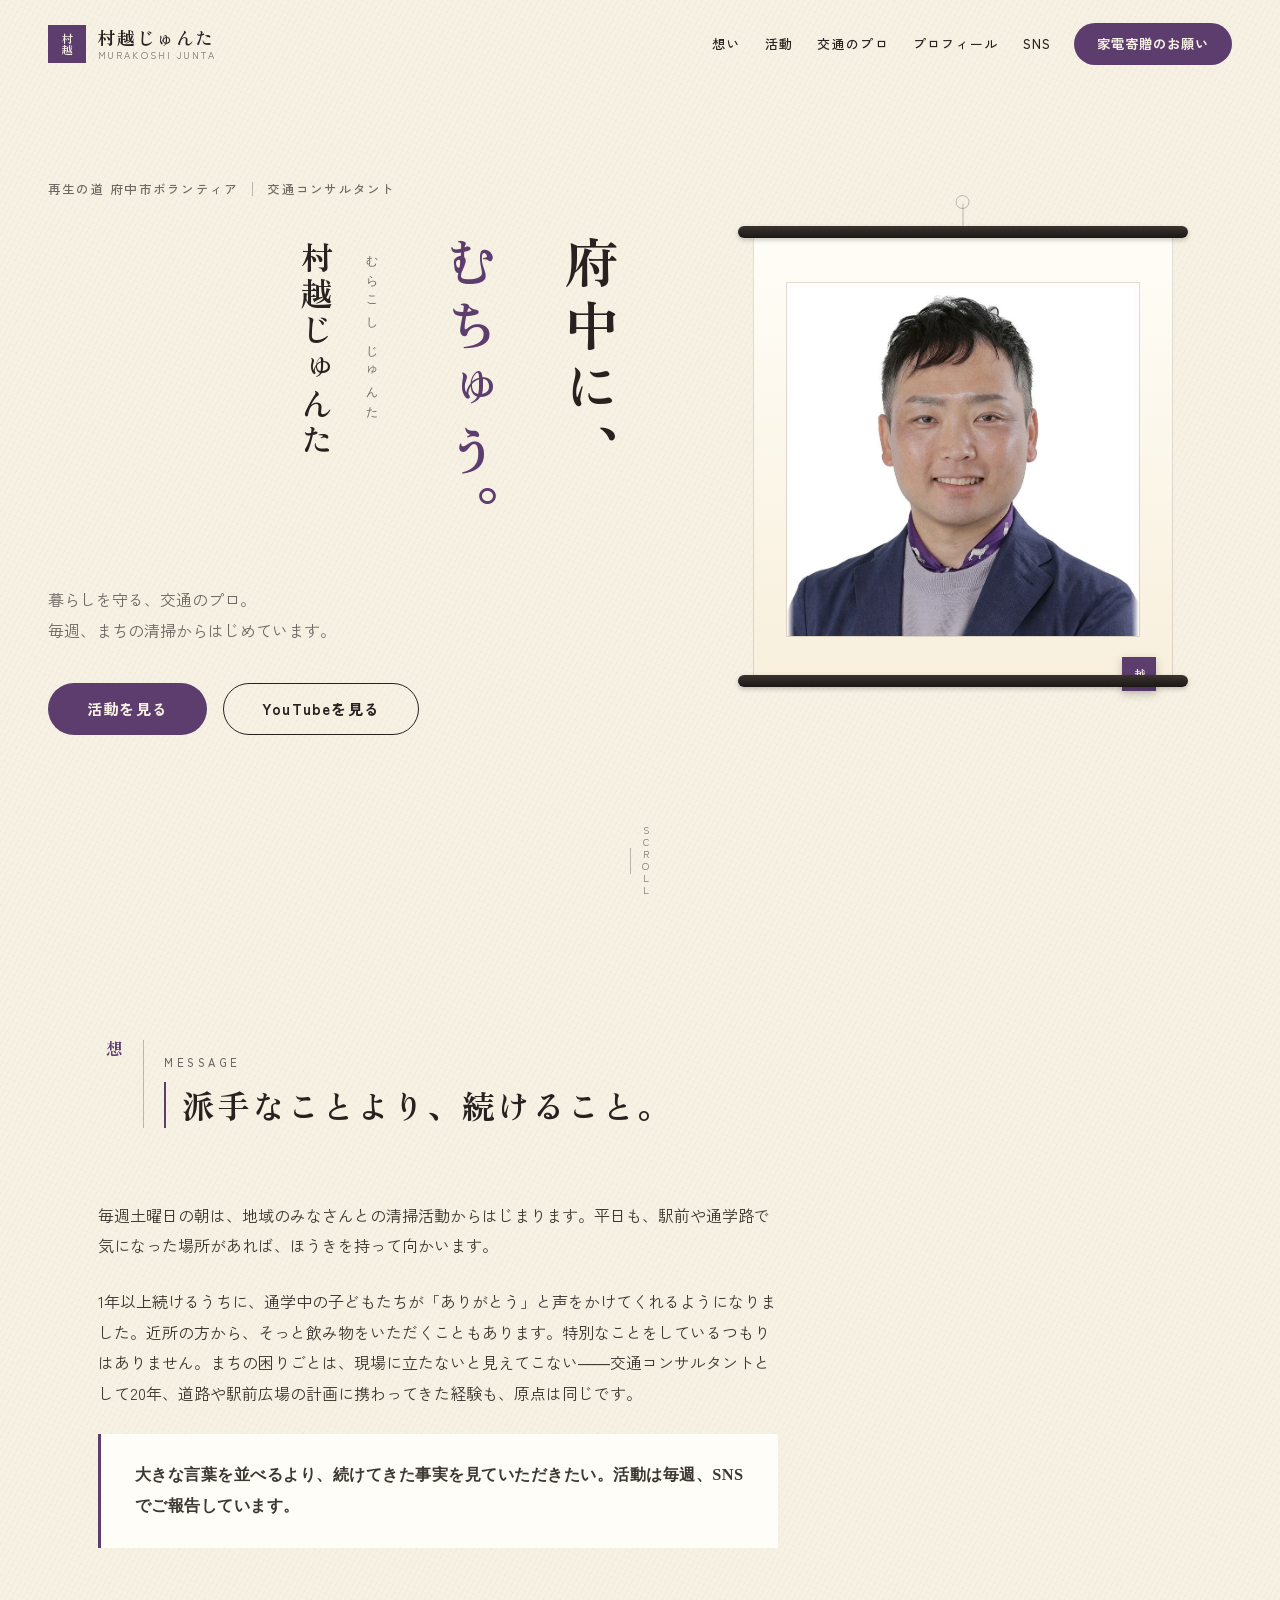
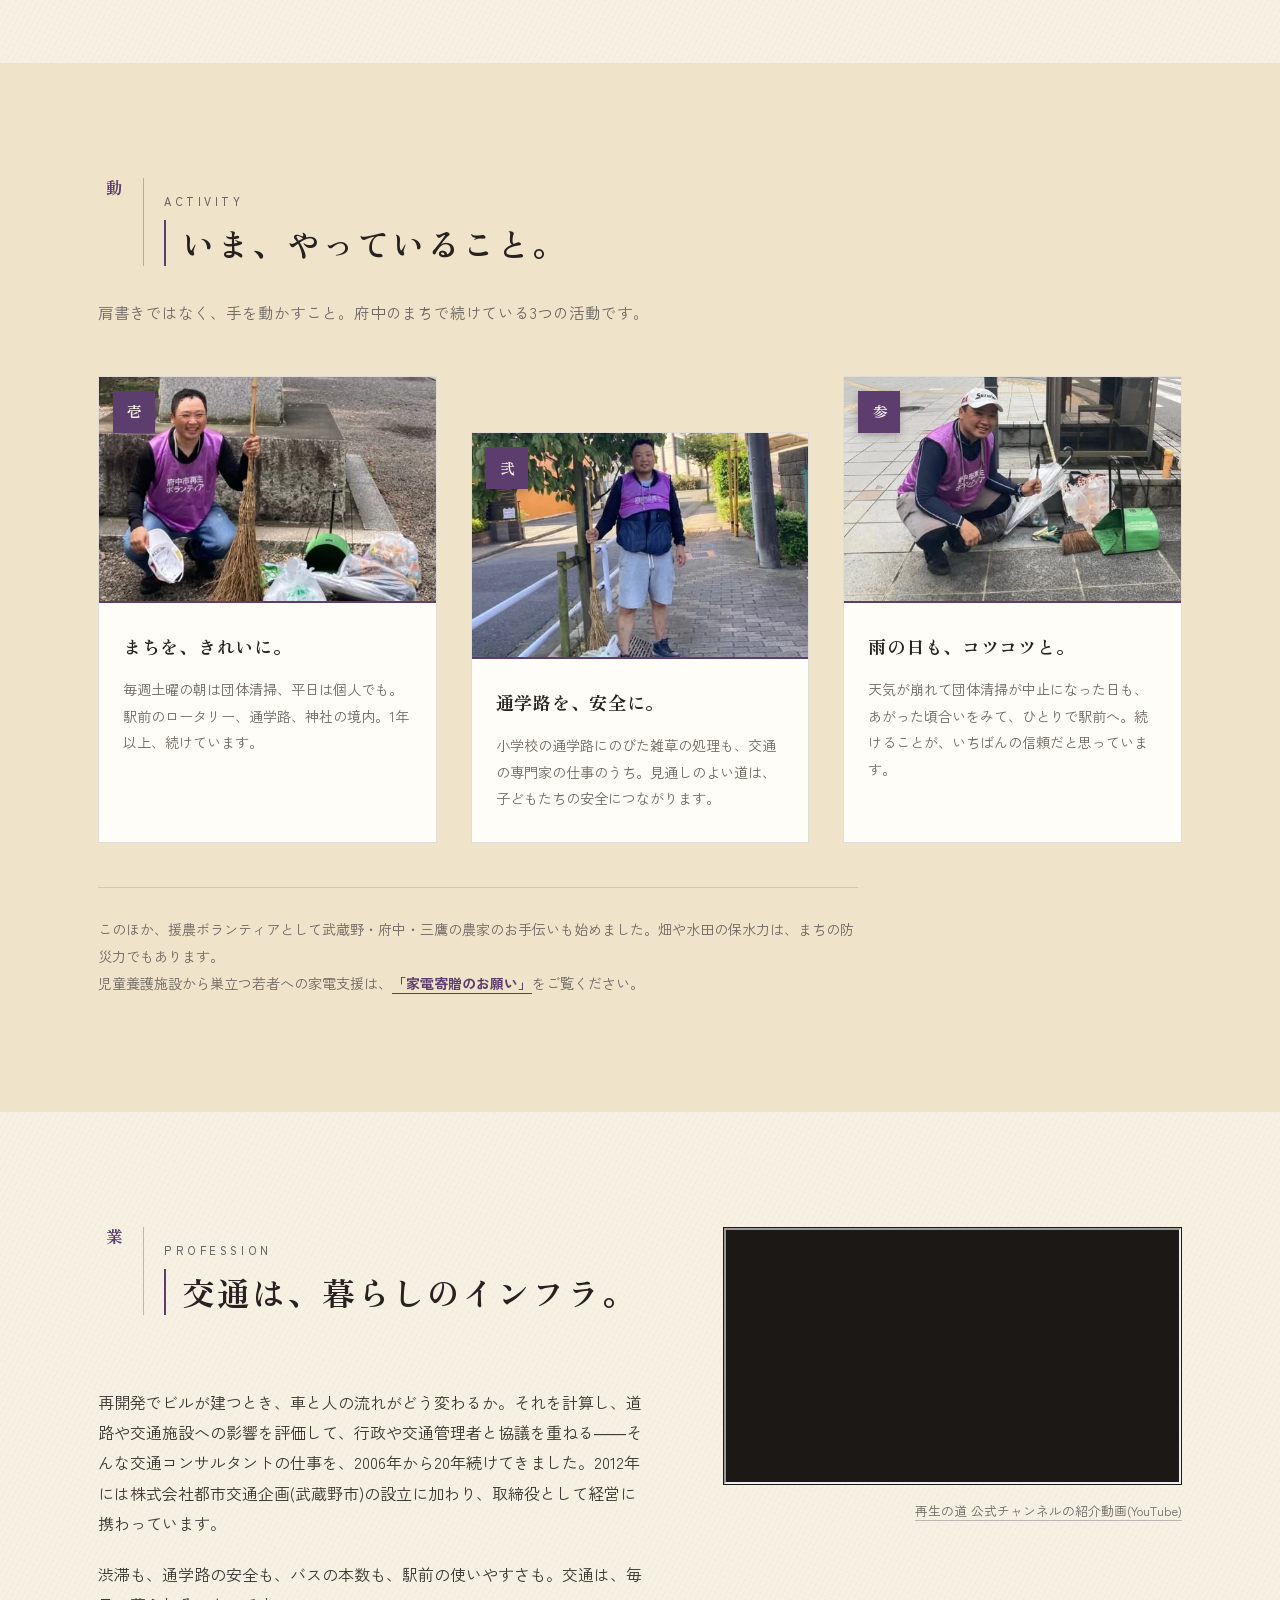
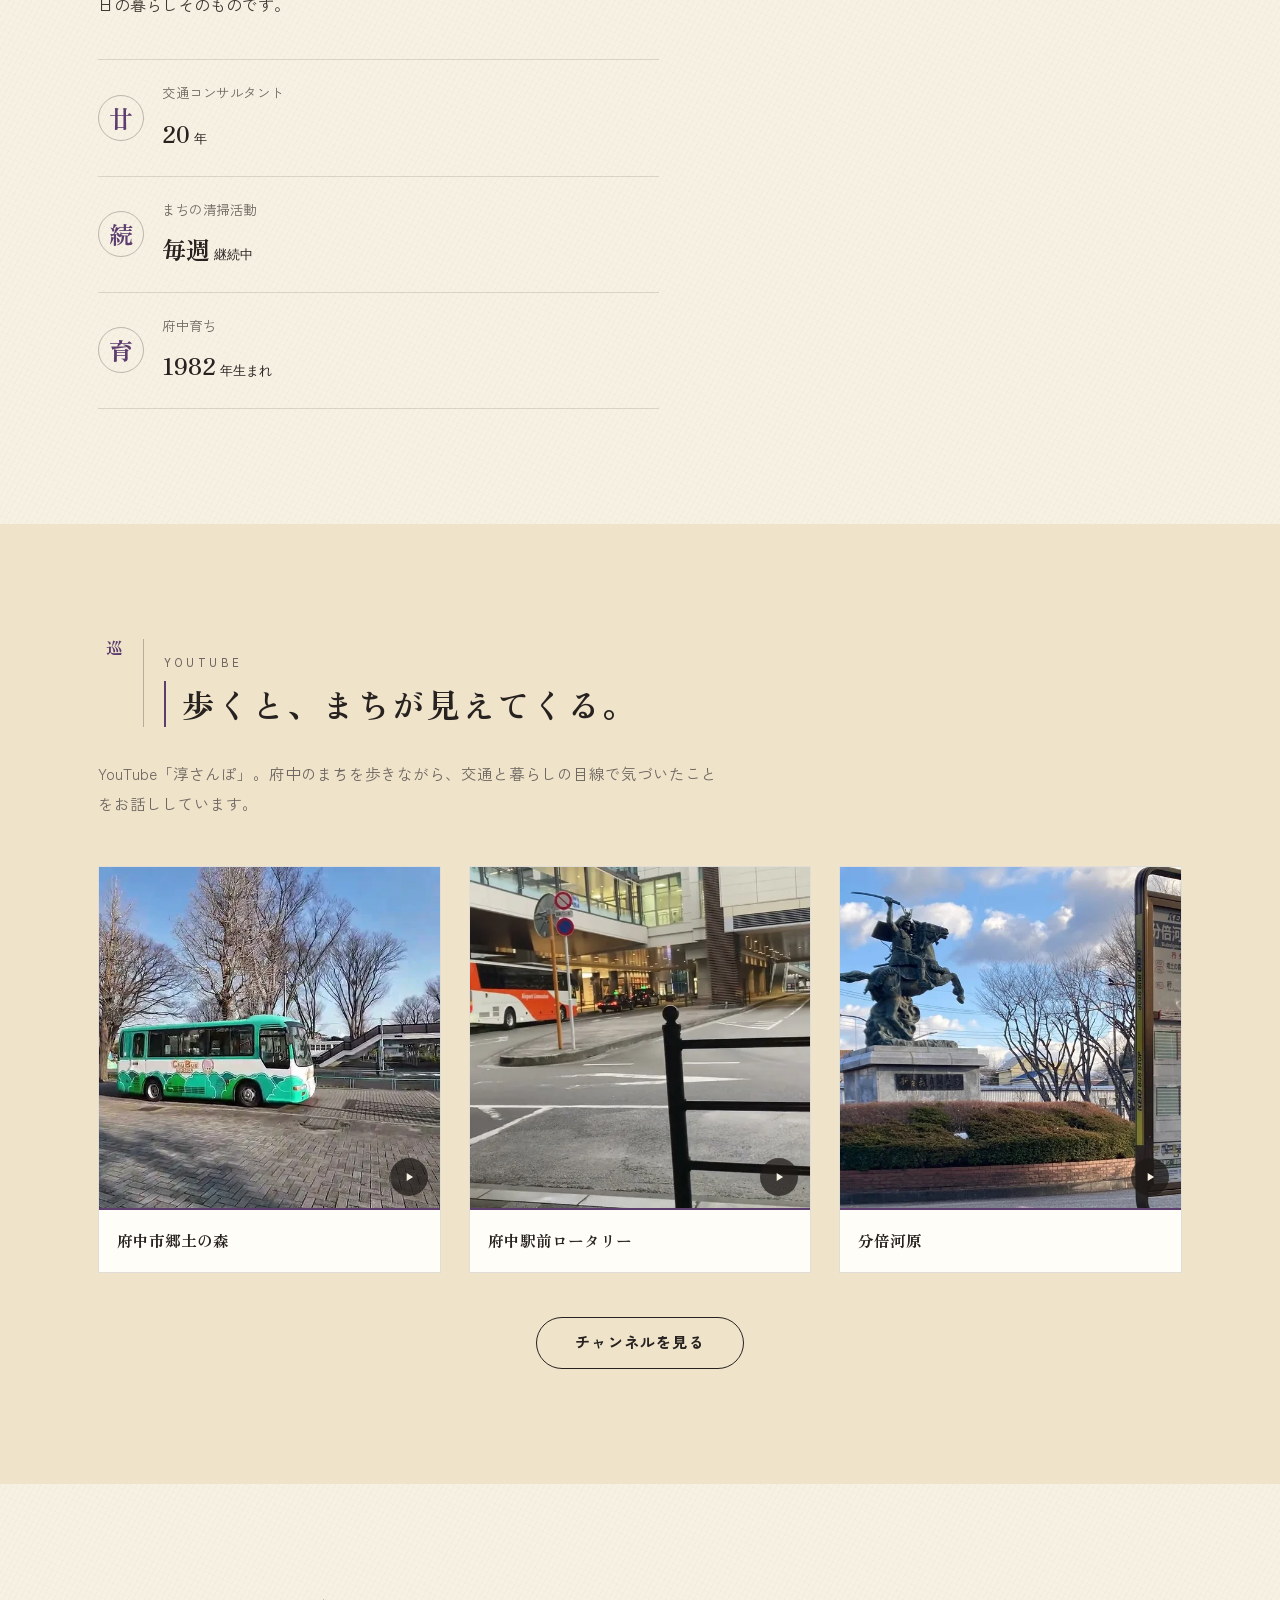
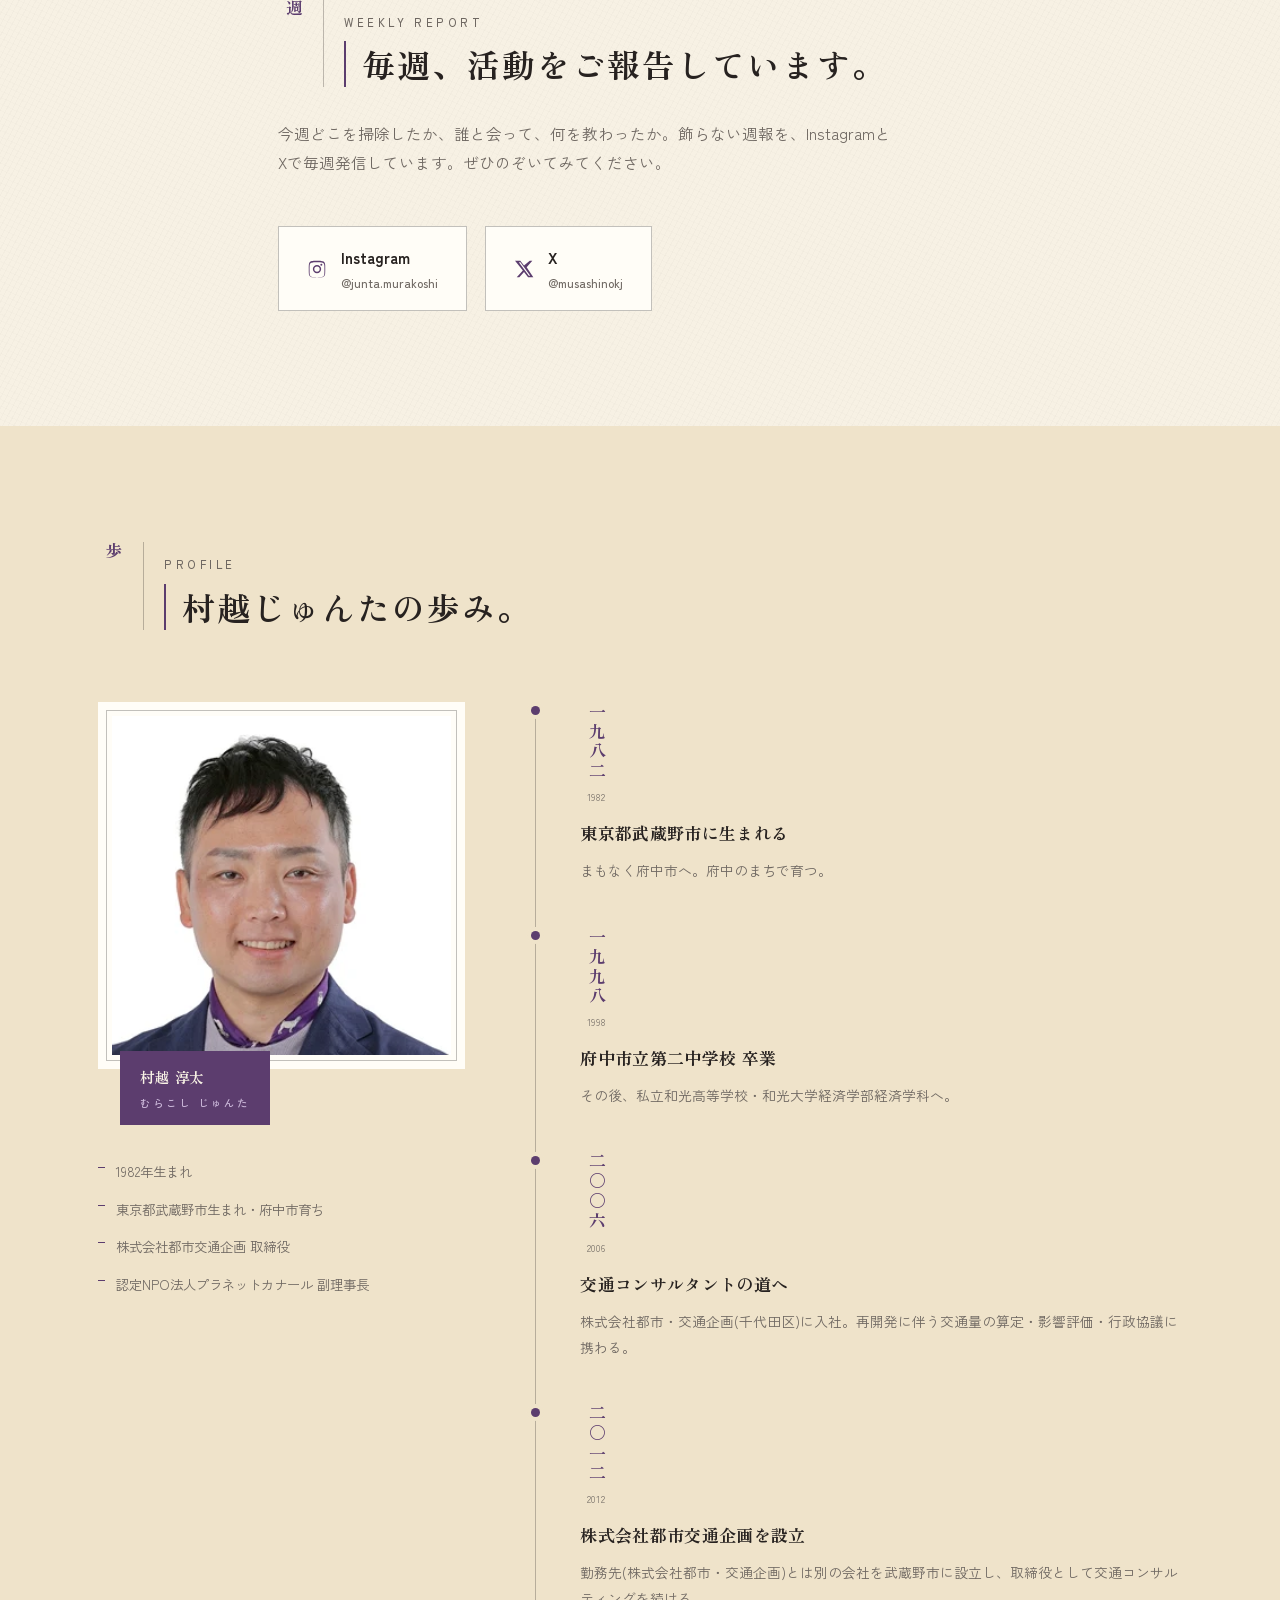
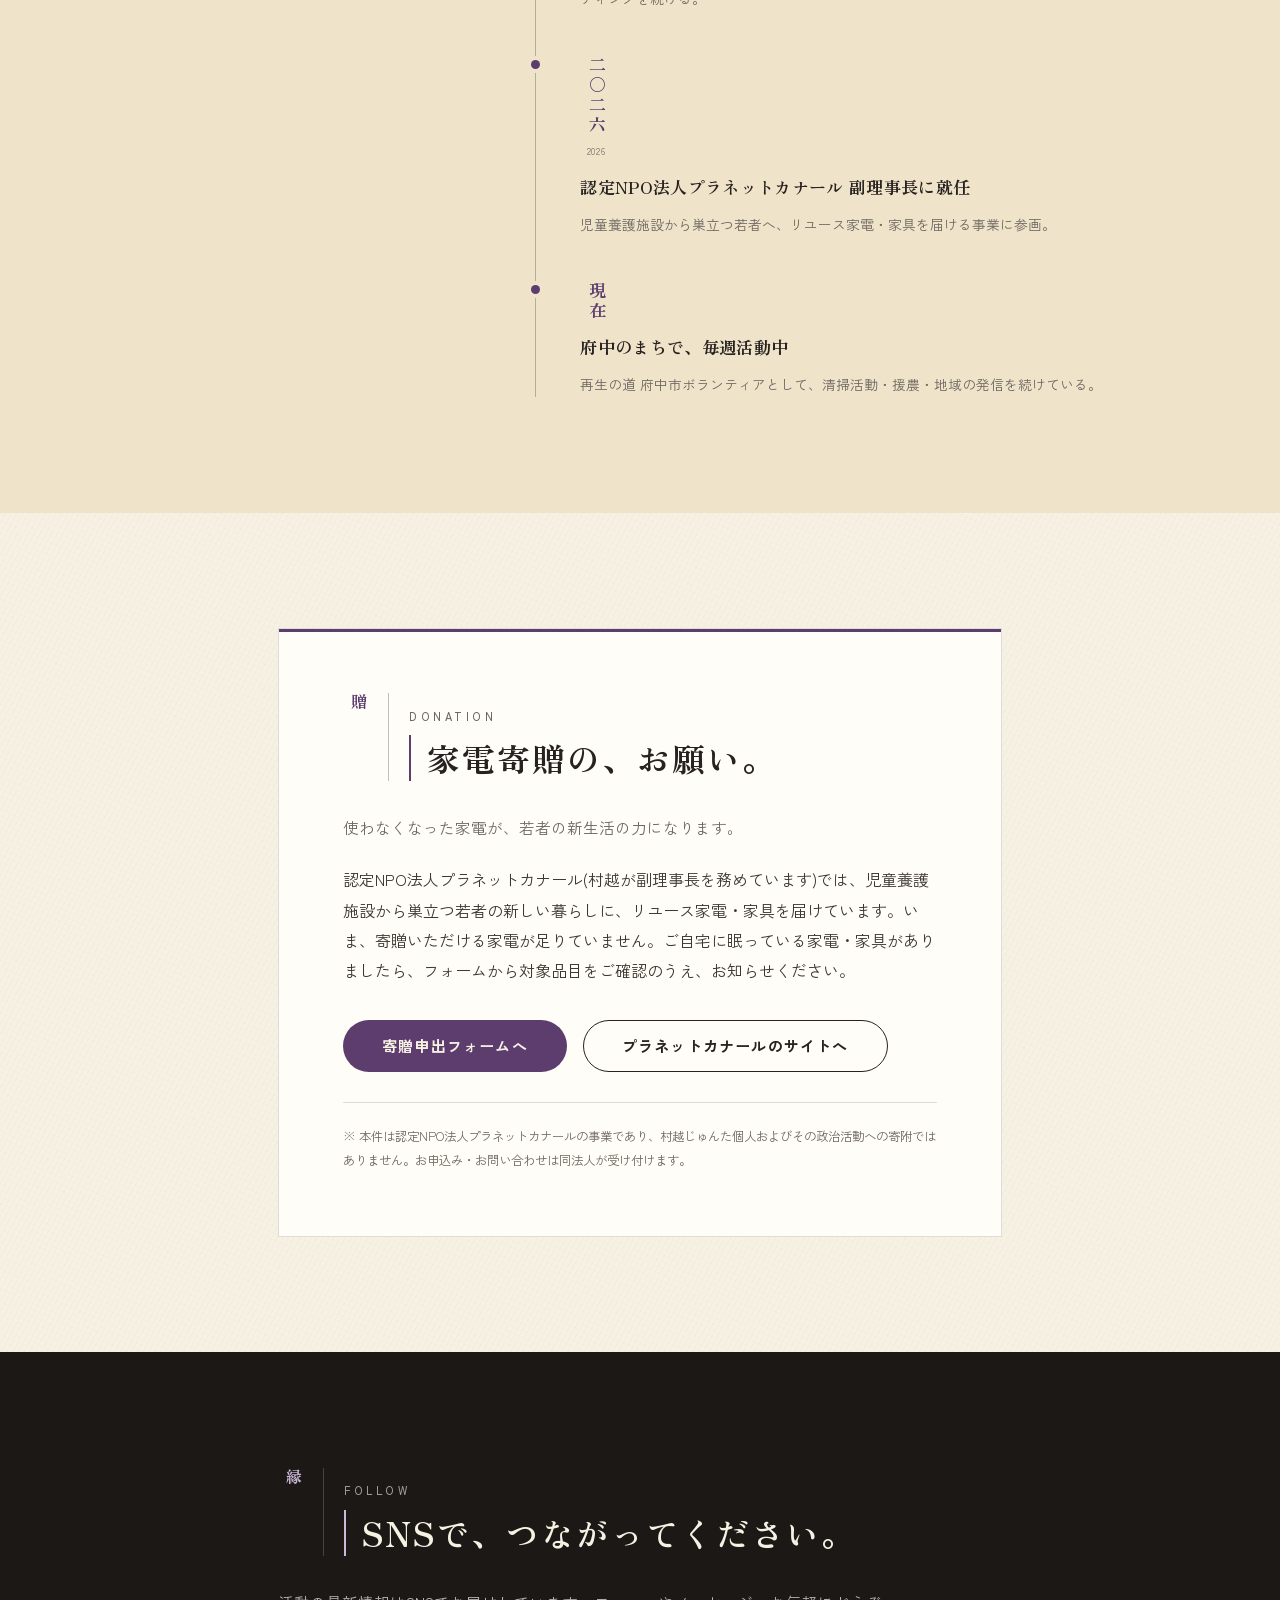
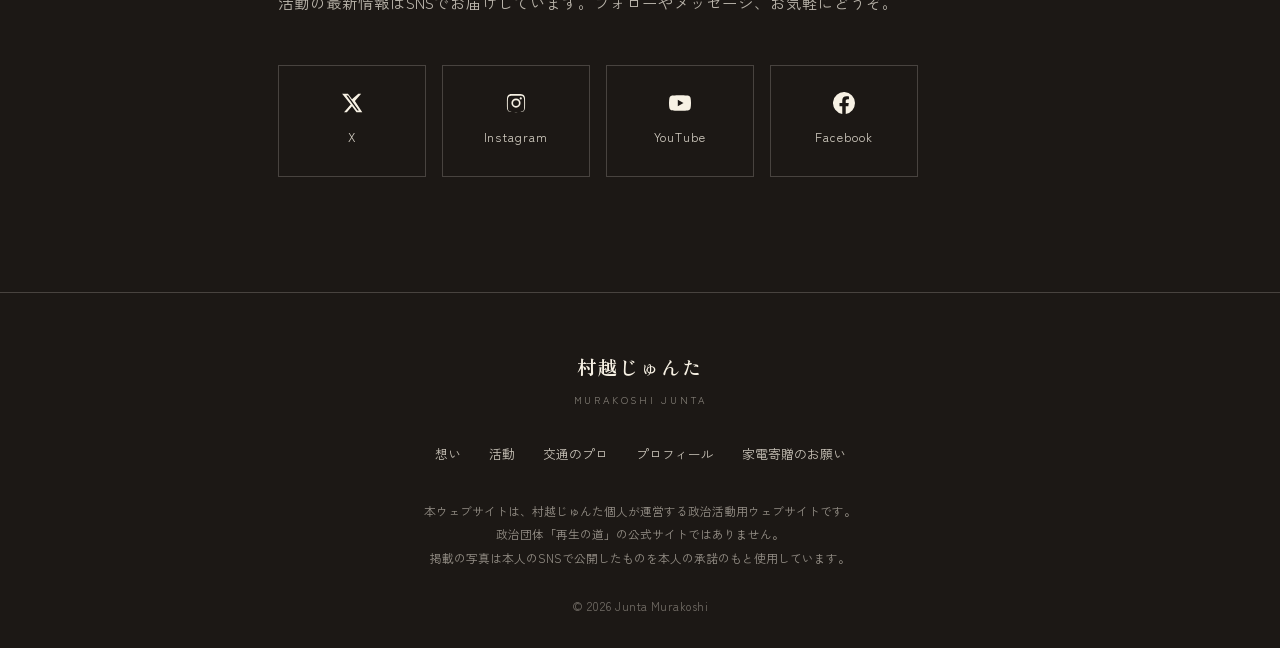
<file: patterns/pattern-08.html>
<!DOCTYPE html>
<html lang="ja">
<head>
<meta charset="UTF-8">
<meta name="viewport" content="width=device-width, initial-scale=1.0">
<meta name="robots" content="noindex, nofollow">
<title>村越じゅんた 公式サイト｜府中に、むちゅう。【和モダン Wa】</title>
<meta name="description" content="村越じゅんた(むらこし じゅんた)公式サイト。交通コンサルタント20年。府中のまちで、毎週の清掃活動と子ども・若者への支援を続けています。">
<link rel="icon" href="../assets/img/favicon-64.png" type="image/png">
<link rel="apple-touch-icon" href="../assets/img/apple-touch-icon.png">
<link rel="preconnect" href="https://fonts.googleapis.com">
<link rel="preconnect" href="https://fonts.gstatic.com" crossorigin>
<link href="https://fonts.googleapis.com/css2?family=Zen+Old+Mincho:wght@500;600;700&family=Zen+Kaku+Gothic+New:wght@400;500;700&display=swap" rel="stylesheet">
<style>
/* ============================================================
   村越じゅんた公式サイト デザイン提案 08 — 和モダン Wa
   縦書き・非対称・和の品格。装飾は最小限、余白で語る。
   色は 地(kinari)+墨(sumi)+紫(murasaki、本人の衣装色から採取) の3色構成。
   ============================================================ */
:root{
  --kinari:#f7f1e4;
  --kinari-2:#efe3ca;
  --paper:#fffdf7;
  --sumi:#272220;
  --sumi-soft:#6f6862;
  --sumi-deep:#1c1815;
  --murasaki:#5c3d6e;
  --murasaki-deep:#432c50;
  --murasaki-light:#cbb8d9;
  --line:rgba(39,34,32,.14);
  --line-strong:rgba(39,34,32,.28);
  --line-dark:rgba(247,241,228,.2);
  --serif:'Zen Old Mincho','Hiragino Mincho ProN',serif;
  --sans:'Zen Kaku Gothic New','Hiragino Kaku Gothic ProN','Yu Gothic',sans-serif;
  --maxw:1180px;
}
*,*::before,*::after{box-sizing:border-box;margin:0;padding:0;}
html{scroll-behavior:smooth;}
@media (prefers-reduced-motion:reduce){
  html{scroll-behavior:auto;}
  *,*::before,*::after{animation-duration:.01ms !important;animation-iteration-count:1 !important;transition-duration:.01ms !important;scroll-behavior:auto !important;}
}
body{
  font-family:var(--sans);
  color:var(--sumi);
  line-height:1.9;
  overflow-x:hidden;
  background:
    repeating-linear-gradient(118deg, rgba(39,34,32,.018) 0 1px, transparent 1px 5px),
    repeating-linear-gradient(24deg, rgba(39,34,32,.013) 0 1px, transparent 1px 6px),
    var(--kinari);
}
img{max-width:100%;display:block;}
a{color:inherit;text-decoration:none;}
ul,ol{list-style:none;}
button{font-family:inherit;}
section{scroll-margin-top:92px;}
.serif{font-family:var(--serif);}
.container{max-width:var(--maxw);margin:0 auto;padding:0 clamp(20px,4vw,48px);}
.container--narrow{max-width:820px;}
.sp-only{display:none;}

/* ===== ボタン ===== */
.btn{
  display:inline-flex;align-items:center;justify-content:center;gap:10px;
  height:52px;padding:0 clamp(26px,3vw,38px);border-radius:999px;
  font-family:var(--sans);font-weight:700;font-size:.94rem;letter-spacing:.08em;
  transition:background .25s,color .25s,border-color .25s,transform .25s;
  border:1px solid transparent;cursor:pointer;white-space:nowrap;
}
.btn--solid{background:var(--murasaki);color:var(--kinari);}
.btn--solid:hover{background:var(--murasaki-deep);transform:translateY(-2px);}
.btn--ghost{border-color:var(--sumi);color:var(--sumi);}
.btn--ghost:hover{background:var(--sumi);color:var(--kinari);transform:translateY(-2px);}
.btn--ghost-light{border-color:rgba(247,241,228,.55);color:var(--kinari);}
.btn--ghost-light:hover{background:var(--kinari);color:var(--murasaki-deep);border-color:var(--kinari);}
.btn--nav{height:42px;padding:0 22px;font-size:.82rem;}

/* ===== 見出し共通(縦短冊ラベル + 英字 + 和文) ===== */
.sec-head{display:flex;align-items:flex-end;gap:20px;margin-bottom:clamp(44px,6vw,72px);}
.sec-head__vert{
  writing-mode:vertical-rl;text-orientation:mixed;white-space:nowrap;
  font-family:var(--serif);font-weight:700;font-size:1.02rem;letter-spacing:.7em;
  color:var(--murasaki);height:auto;min-height:88px;
  border-right:1px solid var(--line-strong);padding-right:14px;
}
.sec-head__en{font-size:.7rem;letter-spacing:.32em;color:var(--sumi-soft);font-weight:500;margin-bottom:8px;text-transform:uppercase;}
.sec-head__ja{
  font-family:var(--serif);font-weight:700;font-size:clamp(1.5rem,2.6vw,2.05rem);
  letter-spacing:.06em;color:var(--sumi);line-height:1.4;padding-left:16px;border-left:2px solid var(--murasaki);
}
.sec-lead{max-width:620px;color:var(--sumi-soft);font-size:.97rem;margin:-40px 0 48px;}

/* ===== ヘッダー ===== */
.site-header{position:fixed;top:0;left:0;right:0;z-index:1000;height:88px;transition:background .3s,height .3s,border-color .3s,box-shadow .3s;}
.site-header.scrolled{background:rgba(247,241,228,.94);backdrop-filter:blur(8px);height:66px;border-bottom:1px solid var(--line);box-shadow:0 4px 18px rgba(39,34,32,.05);}
.header-inner{max-width:1280px;margin:0 auto;padding:0 clamp(20px,4vw,48px);height:100%;display:flex;align-items:center;justify-content:space-between;gap:24px;}
.brand{display:flex;align-items:center;gap:12px;flex-shrink:0;}
.brand-seal{
  width:38px;height:38px;flex-shrink:0;background:var(--murasaki);color:var(--kinari);
  display:flex;align-items:center;justify-content:center;
  writing-mode:vertical-rl;text-orientation:upright;font-family:var(--serif);font-weight:700;font-size:.68rem;letter-spacing:.05em;
}
.brand-text{display:flex;flex-direction:column;line-height:1.3;}
.brand-name{font-family:var(--serif);font-weight:700;font-size:1.12rem;letter-spacing:.08em;color:var(--sumi);}
.brand-sub{font-size:.6rem;letter-spacing:.22em;color:var(--sumi-soft);}
.header-right{display:flex;align-items:center;gap:22px;}
.nav{display:flex;align-items:center;gap:24px;}
.nav a{font-size:13px;font-weight:500;letter-spacing:.1em;position:relative;padding:6px 0;white-space:nowrap;}
.nav a::after{content:"";position:absolute;left:0;bottom:0;width:100%;height:1px;background:var(--murasaki);transform:scaleX(0);transform-origin:left;transition:transform .3s;}
.nav a:hover::after{transform:scaleX(1);}
.burger{display:none;flex-direction:column;gap:5px;width:26px;background:none;border:none;cursor:pointer;}
.burger span{display:block;height:2px;width:100%;background:var(--sumi);transition:.3s;}
.burger.open span:nth-child(1){transform:translateY(7px) rotate(45deg);}
.burger.open span:nth-child(2){opacity:0;}
.burger.open span:nth-child(3){transform:translateY(-7px) rotate(-45deg);}
.mobile-nav{
  position:fixed;top:0;left:0;right:0;bottom:0;background:var(--paper);z-index:999;
  transform:translateY(-12px);opacity:0;visibility:hidden;transition:opacity .3s,transform .3s,visibility .3s;
  overflow-y:auto;padding:110px 8vw 40px;
}
.mobile-nav.open{opacity:1;transform:translateY(0);visibility:visible;}
.mobile-nav ul{display:flex;flex-direction:column;}
.mobile-nav a{display:block;padding:18px 4px;font-family:var(--serif);font-weight:700;font-size:1.15rem;color:var(--sumi);border-bottom:1px solid var(--line);}
.mobile-nav .btn{margin-top:28px;width:100%;}

/* ===== ヒーロー ===== */
.hero{position:relative;padding-top:88px;}
.hero__inner{
  max-width:1280px;margin:0 auto;padding:clamp(48px,7vw,96px) clamp(20px,4vw,48px) clamp(56px,7vw,96px);
  display:grid;grid-template-columns:1.05fr .95fr;gap:clamp(24px,4vw,56px);align-items:center;
}
.hero__kicker{display:flex;align-items:center;gap:14px;font-size:.78rem;letter-spacing:.18em;color:var(--sumi-soft);font-weight:500;margin-bottom:34px;flex-wrap:wrap;}
.hero__kicker-sep{display:inline-block;width:1px;height:14px;background:var(--line-strong);}
.hero__catchwrap{display:flex;flex-direction:row-reverse;align-items:flex-start;gap:clamp(20px,3vw,40px);margin-bottom:36px;}
.hero__catch{display:flex;flex-direction:row-reverse;gap:18px;}
.hero__catch-col{
  writing-mode:vertical-rl;text-orientation:mixed;white-space:nowrap;
  font-family:var(--serif);font-weight:700;font-size:clamp(2rem,4.4vw,3.35rem);
  letter-spacing:.16em;line-height:1.9;color:var(--sumi);
}
.hero__catch-col--accent{color:var(--murasaki);}
.hero__nameblock{display:flex;flex-direction:row-reverse;align-items:flex-start;gap:12px;padding-top:6px;}
.hero__ruby{writing-mode:vertical-rl;text-orientation:mixed;white-space:nowrap;font-family:var(--serif);font-size:.78rem;letter-spacing:.5em;color:var(--sumi-soft);padding-top:6px;}
.hero__name{writing-mode:vertical-rl;text-orientation:mixed;white-space:nowrap;font-family:var(--serif);font-weight:700;font-size:clamp(1.5rem,2.6vw,2rem);letter-spacing:.14em;color:var(--sumi);}
.hero__lead{font-size:1rem;color:var(--sumi-soft);margin-bottom:38px;max-width:30em;}
.hero__cta{display:flex;flex-wrap:wrap;gap:16px;}

.hero__visual{display:flex;justify-content:center;}
.kakejiku{
  position:relative;background:linear-gradient(180deg,var(--paper),#f8f0dd);
  padding:clamp(30px,4vw,44px) clamp(22px,3vw,32px) clamp(26px,3.4vw,38px);
  border:1px solid var(--line);width:100%;max-width:420px;
}
.kakejiku::before,.kakejiku::after{
  content:"";position:absolute;left:-16px;right:-16px;height:12px;border-radius:999px;
  background:linear-gradient(180deg,#3a332f,var(--sumi-deep));box-shadow:0 2px 5px rgba(0,0,0,.22);
}
.kakejiku::before{top:-12px;}
.kakejiku::after{bottom:-12px;}
.kakejiku__cord{position:absolute;top:-34px;left:50%;transform:translateX(-50%);width:1px;height:22px;background:var(--line-strong);}
.kakejiku__cord::before{content:"";position:absolute;top:-9px;left:50%;transform:translateX(-50%);width:14px;height:14px;border-radius:50%;border:1px solid var(--line-strong);}
.kakejiku__seal{
  position:absolute;right:16px;bottom:-16px;width:34px;height:34px;background:var(--murasaki);color:var(--kinari);
  display:flex;align-items:center;justify-content:center;writing-mode:vertical-rl;text-orientation:upright;
  font-family:var(--serif);font-weight:700;font-size:.72rem;box-shadow:0 3px 8px rgba(39,34,32,.25);
}
.hero__photo{width:100%;height:auto;border:1px solid var(--line);}
.hero__foot{display:flex;justify-content:center;align-items:center;gap:10px;padding-bottom:28px;}
.hero__foot::before{content:"";width:1px;height:26px;background:var(--line-strong);}
.hero__scrollcue{writing-mode:vertical-rl;text-orientation:upright;line-height:1;font-size:.62rem;letter-spacing:.2em;color:var(--sumi-soft);}

/* ===== MESSAGE ===== */
.message{padding:clamp(80px,9vw,120px) 0;}
.message__body{max-width:680px;}
.message__body p{margin-bottom:26px;color:#3c3730;}
.message__body p:last-child{margin-bottom:0;}
.message__quote{
  position:relative;margin-top:8px;padding:26px 28px 26px 34px;background:var(--paper);
  border-left:3px solid var(--murasaki);color:var(--sumi);font-family:var(--serif);font-size:1.02rem;font-weight:600;letter-spacing:.03em;
}

/* ===== ACTIVITY ===== */
.activity{padding:clamp(80px,9vw,120px) 0;background:var(--kinari-2);}
.activity__grid{display:grid;grid-template-columns:repeat(3,1fr);gap:clamp(20px,3vw,34px);}
.activity__grid .tanzaku:nth-child(2){margin-top:56px;}
.tanzaku{background:var(--paper);border:1px solid var(--line);}
.tanzaku__media{position:relative;aspect-ratio:3/2;overflow:hidden;}
.tanzaku__media img{width:100%;height:100%;object-fit:cover;}
.tanzaku__no{
  position:absolute;top:14px;left:14px;width:42px;height:42px;background:var(--murasaki);color:var(--kinari);
  display:flex;align-items:center;justify-content:center;writing-mode:vertical-rl;text-orientation:upright;
  font-family:var(--serif);font-weight:700;font-size:.92rem;box-shadow:0 3px 8px rgba(39,34,32,.28);
}
.tanzaku__body{padding:26px 24px 30px;border-top:2px solid var(--murasaki);}
.tanzaku__body h3{font-family:var(--serif);font-weight:700;font-size:1.14rem;margin-bottom:12px;letter-spacing:.04em;color:var(--sumi);}
.tanzaku__body p{font-size:.88rem;color:var(--sumi-soft);}
.activity__note{margin-top:44px;max-width:760px;font-size:.88rem;color:var(--sumi-soft);border-top:1px solid var(--line);padding-top:28px;}
.activity__note a{color:var(--murasaki);border-bottom:1px solid var(--murasaki);font-weight:700;}

/* ===== WORK ===== */
.work{padding:clamp(80px,9vw,120px) 0;}
.work__grid{display:grid;grid-template-columns:1.1fr .9fr;gap:clamp(32px,5vw,68px);align-items:start;}
.work__para{color:#3c3730;margin-bottom:20px;max-width:34em;}
.work__facts{margin-top:40px;display:flex;flex-direction:column;gap:0;border-top:1px solid var(--line);}
.work__fact{display:flex;align-items:center;gap:18px;padding:20px 0;border-bottom:1px solid var(--line);}
.work__fact-kanji{
  flex-shrink:0;width:46px;height:46px;display:flex;align-items:center;justify-content:center;
  font-family:var(--serif);font-weight:700;font-size:1.5rem;color:var(--murasaki);
  border:1px solid var(--line-strong);border-radius:50%;
}
.work__fact dt{font-size:.84rem;color:var(--sumi-soft);letter-spacing:.04em;margin-bottom:4px;}
.work__fact dd{font-family:var(--serif);font-weight:700;color:var(--sumi);}
.work__fact dd em{font-style:normal;font-size:1.5rem;margin-right:4px;}
.work__fact dd span{font-size:.8rem;font-weight:500;}
.work__media{position:relative;}
.work__video{position:relative;aspect-ratio:16/9;background:var(--sumi-deep);border:1px solid var(--line-strong);}
.work__video iframe{position:absolute;inset:0;width:100%;height:100%;}
.work__caption{margin-top:14px;font-size:.8rem;color:var(--sumi-soft);text-align:right;}
.work__caption a{border-bottom:1px solid var(--line-strong);}

/* ===== SANPO ===== */
.sanpo{padding:clamp(80px,9vw,120px) 0;background:var(--kinari-2);}
.sanpo__grid{display:grid;grid-template-columns:repeat(3,1fr);gap:clamp(18px,2.6vw,28px);}
.sanpo__item{display:block;background:var(--paper);border:1px solid var(--line);transition:transform .25s,box-shadow .25s;}
.sanpo__item:hover{transform:translateY(-4px);box-shadow:0 14px 28px rgba(39,34,32,.1);}
.sanpo__thumb{position:relative;aspect-ratio:1/1;overflow:hidden;}
.sanpo__thumb img{width:100%;height:100%;object-fit:cover;}
.sanpo__play{
  position:absolute;right:12px;bottom:12px;width:38px;height:38px;border-radius:50%;
  background:rgba(28,24,21,.72);display:flex;align-items:center;justify-content:center;
}
.sanpo__play svg{width:14px;height:14px;fill:var(--kinari);}
.sanpo__label{display:block;padding:16px 18px;font-family:var(--serif);font-weight:700;font-size:.98rem;color:var(--sumi);border-top:2px solid var(--murasaki);}
.section__more{margin-top:44px;text-align:center;}

/* ===== WEEKLY ===== */
.weekly{padding:clamp(80px,9vw,120px) 0;}
.weekly__actions{display:flex;gap:18px;flex-wrap:wrap;}
.sns-chip{display:inline-flex;align-items:center;gap:14px;padding:16px 28px;border:1px solid var(--line-strong);background:var(--paper);transition:.25s;}
.sns-chip:hover{border-color:var(--murasaki);background:var(--kinari-2);}
.sns-chip svg{width:20px;height:20px;fill:var(--murasaki);flex-shrink:0;}
.sns-chip span{display:flex;flex-direction:column;font-weight:700;font-size:.95rem;color:var(--sumi);}
.sns-chip small{font-weight:500;font-size:.74rem;color:var(--sumi-soft);}

/* ===== PROFILE ===== */
.profile{padding:clamp(80px,9vw,120px) 0;background:var(--kinari-2);}
.profile__grid{display:grid;grid-template-columns:.72fr 1.28fr;gap:clamp(36px,5vw,72px);align-items:start;}
.profile__side{position:relative;}
.shikishi{position:relative;background:var(--paper);padding:14px;}
.shikishi::after{content:"";position:absolute;inset:8px;border:1px solid var(--line-strong);pointer-events:none;}
.shikishi img{width:100%;height:auto;aspect-ratio:1/1;object-fit:cover;display:block;}
.profile__badge{
  margin-top:-18px;margin-left:22px;position:relative;background:var(--murasaki);color:var(--kinari);
  padding:12px 20px;font-family:var(--serif);font-weight:700;font-size:.9rem;letter-spacing:.06em;display:inline-block;
}
.profile__badge span{display:block;font-family:var(--sans);font-weight:500;font-size:.66rem;letter-spacing:.2em;margin-top:3px;color:var(--murasaki-light);}
.profile__tags{margin-top:34px;display:flex;flex-direction:column;gap:12px;}
.profile__tags li{font-size:.84rem;color:var(--sumi-soft);padding-left:18px;position:relative;}
.profile__tags li::before{content:"";position:absolute;left:0;top:.6em;width:7px;height:1px;background:var(--murasaki);}

.timeline{position:relative;border-left:1px solid var(--line-strong);margin-left:6px;padding-left:44px;}
.timeline__item{position:relative;padding-bottom:44px;}
.timeline__item:last-child{padding-bottom:0;}
.timeline__item::before{
  content:"";position:absolute;left:-49px;top:4px;width:9px;height:9px;border-radius:50%;
  background:var(--murasaki);box-shadow:0 0 0 4px var(--kinari-2);
}
.timeline__head{display:flex;align-items:flex-start;gap:16px;margin-bottom:10px;}
.timeline__year{display:flex;flex-direction:column;align-items:center;flex-shrink:0;}
.timeline__year-kanji{writing-mode:vertical-rl;text-orientation:mixed;white-space:nowrap;font-family:var(--serif);font-weight:700;font-size:1.06rem;letter-spacing:.18em;color:var(--murasaki);}
.timeline__year-num{margin-top:6px;font-size:.62rem;letter-spacing:.08em;color:var(--sumi-soft);}
.timeline__body h3{font-family:var(--serif);font-weight:700;font-size:1.06rem;color:var(--sumi);margin-bottom:8px;letter-spacing:.02em;}
.timeline__body p{font-size:.86rem;color:var(--sumi-soft);}

/* ===== REUSE ===== */
.reuse{padding:clamp(80px,9vw,120px) 0;}
.reuse__box{position:relative;background:var(--paper);border:1px solid var(--line);padding:clamp(38px,5vw,64px);}
.reuse__box::before{content:"";position:absolute;top:0;left:0;right:0;height:3px;background:var(--murasaki);}
.reuse__text{color:#3c3730;margin:22px 0 34px;max-width:640px;}
.reuse__actions{display:flex;gap:16px;flex-wrap:wrap;margin-bottom:30px;}
.reuse__note{font-size:.78rem;color:var(--sumi-soft);border-top:1px solid var(--line);padding-top:22px;max-width:680px;}

/* ===== CONTACT ===== */
.contact{padding:clamp(80px,9vw,120px) 0;background:var(--sumi-deep);color:var(--kinari);}
.contact .sec-head__vert{color:var(--murasaki-light);border-right-color:var(--line-dark);}
.contact .sec-head__en{color:rgba(247,241,228,.6);}
.contact .sec-head__ja{color:var(--kinari);border-left-color:var(--murasaki-light);}
.contact .sec-lead{color:rgba(247,241,228,.72);}
.contact__sns{display:grid;grid-template-columns:repeat(4,1fr);gap:16px;max-width:640px;}
.contact__sns a{
  display:flex;flex-direction:column;align-items:center;gap:12px;padding:26px 10px;
  border:1px solid var(--line-dark);transition:.25s;
}
.contact__sns a:hover{border-color:var(--murasaki-light);background:rgba(247,241,228,.04);}
.contact__sns svg{width:22px;height:22px;fill:var(--kinari);}
.contact__sns span{font-size:.78rem;letter-spacing:.08em;color:rgba(247,241,228,.85);}

/* ===== FOOTER ===== */
.footer{background:var(--sumi-deep);color:rgba(247,241,228,.7);padding:56px 0 30px;border-top:1px solid var(--line-dark);}
.footer__inner{display:flex;flex-direction:column;align-items:center;text-align:center;gap:26px;}
.footer__name{font-family:var(--serif);font-weight:700;font-size:1.2rem;color:var(--kinari);letter-spacing:.1em;}
.footer__name span{display:block;font-family:var(--sans);font-weight:400;font-size:.62rem;letter-spacing:.28em;color:rgba(247,241,228,.5);margin-top:6px;}
.footer__nav{display:flex;flex-wrap:wrap;justify-content:center;gap:24px;font-size:.8rem;}
.footer__nav a{padding:6px 2px;color:rgba(247,241,228,.78);}
.footer__nav a:hover{color:var(--murasaki-light);}
.footer__note{font-size:.74rem;line-height:2;color:rgba(247,241,228,.55);max-width:640px;}
.footer__copy{font-size:.72rem;color:rgba(247,241,228,.4);letter-spacing:.04em;}

/* ===== TO TOP ===== */
.to-top{
  position:fixed;right:22px;bottom:22px;width:48px;height:48px;border-radius:50%;background:var(--murasaki);color:var(--kinari);
  display:flex;align-items:center;justify-content:center;z-index:900;opacity:0;pointer-events:none;transition:opacity .3s,transform .3s,background .3s;
}
.to-top.show{opacity:1;pointer-events:auto;}
.to-top:hover{background:var(--murasaki-deep);transform:translateY(-3px);}

/* ============================================================
   レスポンシブ: 1024 / 768 / 390 を安全に通す
   縦書きの大見出し(ヒーロー)は 600px 以下で横書きへ切替(オーバーフロー対策)
   短い縦書きラベル(短冊・タイムライン年号)はどの幅でも安全なため維持
   ============================================================ */
@media (max-width:1180px){
  .hero__inner{grid-template-columns:1fr .92fr;}
  .profile__grid{grid-template-columns:.8fr 1.2fr;}
}
@media (max-width:1024px){
  .work__grid{grid-template-columns:1fr;gap:48px;}
  .work__media{max-width:640px;}
  .activity__grid{gap:20px;}
}
@media (max-width:960px){
  .header-right .nav,.header-right .btn--nav{display:none;}
  .burger{display:flex;}
  .hero__inner{grid-template-columns:1fr;}
  .hero__visual{order:-1;max-width:360px;margin:0 auto 8px;}
  .profile__grid{grid-template-columns:1fr;}
  .profile__side{max-width:360px;margin:0 auto;}
}
@media (max-width:768px){
  .sec-head{margin-bottom:40px;}
  .sec-lead{margin-top:-28px;}
  .activity__grid{grid-template-columns:1fr 1fr;}
  .activity__grid .tanzaku:nth-child(2){margin-top:0;}
  .activity__grid .tanzaku:nth-child(3){grid-column:1 / -1;}
  .sanpo__grid{grid-template-columns:1fr 1fr;}
  .contact__sns{grid-template-columns:1fr 1fr;}
}
@media (max-width:600px){
  .sp-only{display:inline;}
  .hero{padding-top:66px;}
  .hero__inner{padding-top:32px;padding-bottom:40px;}
  .hero__kicker{font-size:.7rem;gap:10px;margin-bottom:24px;}
  /* ヒーローの縦書き大見出しは横書きに切替えて折返し事故を防止 */
  .hero__catchwrap,.hero__catch,.hero__nameblock{flex-direction:column;align-items:flex-start;gap:6px;}
  .hero__catch-col,.hero__ruby,.hero__name{writing-mode:horizontal-tb;text-orientation:mixed;white-space:normal;letter-spacing:.04em;}
  .hero__catch-col{font-size:clamp(2.1rem,9vw,2.6rem);line-height:1.35;}
  .hero__ruby{font-size:.72rem;letter-spacing:.28em;padding-top:0;}
  .hero__name{font-size:1.5rem;letter-spacing:.08em;}
  .hero__nameblock{margin-top:6px;padding-top:0;}
  .kakejiku{padding:26px 18px 24px;}
  .kakejiku__seal{writing-mode:horizontal-tb;width:30px;height:30px;font-size:.9rem;}
  section{padding-top:64px !important;padding-bottom:64px !important;}
  .sec-head{flex-wrap:wrap;row-gap:12px;}
  .sec-head__vert{display:none;}
  .sec-head__ja{font-size:1.5rem;padding-left:12px;}
  .sec-lead{margin-top:0;}
  .activity__grid{grid-template-columns:1fr;}
  .activity__grid .tanzaku:nth-child(3){grid-column:auto;}
  .work__facts{gap:0;}
  .sanpo__grid{grid-template-columns:1fr;}
  .contact__sns{grid-template-columns:1fr 1fr;gap:12px;}
  .profile__badge{margin-left:10px;}
  .timeline{padding-left:34px;margin-left:2px;}
  .timeline__item::before{left:-38px;}
  .footer__note{line-height:1.9;}
  /* タップ領域確保 */
  .footer__nav a{display:inline-block;padding:10px 4px;}
  .nav a{padding:10px 0;}
}
@media (max-width:420px){
  .hero__catch-col{font-size:2rem;}
  .work__fact{gap:14px;}
  .work__fact-kanji{width:40px;height:40px;font-size:1.3rem;}
}
</style>
</head>
<body>

<header class="site-header" id="siteHeader">
  <div class="header-inner">
    <a class="brand" href="#top">
      <span class="brand-seal">村越</span>
      <span class="brand-text">
        <span class="brand-name">村越じゅんた</span>
        <span class="brand-sub">MURAKOSHI JUNTA</span>
      </span>
    </a>
    <div class="header-right">
      <nav class="nav" aria-label="メインナビゲーション">
        <a href="#message">想い</a>
        <a href="#activity">活動</a>
        <a href="#work">交通のプロ</a>
        <a href="#profile">プロフィール</a>
        <a href="#contact">SNS</a>
      </nav>
      <a class="btn btn--solid btn--nav" href="#reuse">家電寄贈のお願い</a>
      <button class="burger" id="burger" aria-label="メニューを開く" aria-expanded="false" aria-controls="mobileNav">
        <span></span><span></span><span></span>
      </button>
    </div>
  </div>
</header>

<div class="mobile-nav" id="mobileNav">
  <ul>
    <li><a href="#message">想い</a></li>
    <li><a href="#activity">活動</a></li>
    <li><a href="#work">交通のプロ</a></li>
    <li><a href="#profile">プロフィール</a></li>
    <li><a href="#contact">SNS</a></li>
  </ul>
  <a class="btn btn--solid" href="#reuse">家電寄贈のお願い</a>
</div>

<main>

<!-- ============ HERO ============ -->
<section class="hero" id="top">
  <div class="hero__inner">
    <div class="hero__text">
      <p class="hero__kicker">再生の道 府中市ボランティア<span class="hero__kicker-sep" aria-hidden="true"></span>交通コンサルタント</p>
      <div class="hero__catchwrap">
        <h1 class="hero__catch">
          <span class="hero__catch-col">府中に、</span><span class="hero__catch-col hero__catch-col--accent">むちゅう。</span>
        </h1>
        <div class="hero__nameblock">
          <span class="hero__ruby">むらこし じゅんた</span>
          <span class="hero__name">村越じゅんた</span>
        </div>
      </div>
      <p class="hero__lead">暮らしを守る、交通のプロ。<br>毎週、まちの清掃からはじめています。</p>
      <div class="hero__cta">
        <a class="btn btn--solid" href="#activity">活動を見る</a>
        <a class="btn btn--ghost" href="https://www.youtube.com/@Junta.Murakoshi" target="_blank" rel="noopener">YouTubeを見る</a>
      </div>
    </div>
    <div class="hero__visual">
      <figure class="kakejiku">
        <span class="kakejiku__cord" aria-hidden="true"></span>
        <img class="hero__photo" src="../assets/img/hero_portrait.webp" width="807" height="808"
             alt="村越じゅんたのポートレート。紺のジャケットに紫のスカーフ、笑顔" fetchpriority="high">
        <span class="kakejiku__seal" aria-hidden="true">越</span>
      </figure>
    </div>
  </div>
  <div class="hero__foot" aria-hidden="true"><span class="hero__scrollcue">SCROLL</span></div>
</section>

<!-- ============ MESSAGE ============ -->
<section class="message" id="message">
  <div class="container">
    <div class="sec-head">
      <div class="sec-head__vert">想</div>
      <div>
        <p class="sec-head__en">Message</p>
        <h2 class="sec-head__ja">派手なことより、<br class="sp-only">続けること。</h2>
      </div>
    </div>
    <div class="message__body">
      <p>毎週土曜日の朝は、地域のみなさんとの清掃活動からはじまります。平日も、駅前や通学路で気になった場所があれば、ほうきを持って向かいます。</p>
      <p>1年以上続けるうちに、通学中の子どもたちが「ありがとう」と声をかけてくれるようになりました。近所の方から、そっと飲み物をいただくこともあります。特別なことをしているつもりはありません。まちの困りごとは、現場に立たないと見えてこない――交通コンサルタントとして20年、道路や駅前広場の計画に携わってきた経験も、原点は同じです。</p>
      <p class="message__quote">大きな言葉を並べるより、続けてきた事実を見ていただきたい。活動は毎週、SNSでご報告しています。</p>
    </div>
  </div>
</section>

<!-- ============ ACTIVITY ============ -->
<section class="activity" id="activity">
  <div class="container">
    <div class="sec-head">
      <div class="sec-head__vert">動</div>
      <div>
        <p class="sec-head__en">Activity</p>
        <h2 class="sec-head__ja">いま、やっていること。</h2>
      </div>
    </div>
    <p class="sec-lead">肩書きではなく、手を動かすこと。府中のまちで続けている3つの活動です。</p>
    <div class="activity__grid">
      <article class="tanzaku">
        <div class="tanzaku__media">
          <span class="tanzaku__no" aria-hidden="true">壱</span>
          <img src="../assets/img/act_shrine.webp" width="480" height="320" loading="lazy"
               alt="府中市再生ボランティアのビブスを着て、神社の境内でほうきとごみ袋を手に清掃する村越じゅんた">
        </div>
        <div class="tanzaku__body">
          <h3>まちを、きれいに。</h3>
          <p>毎週土曜の朝は団体清掃、平日は個人でも。駅前のロータリー、通学路、神社の境内。1年以上、続けています。</p>
        </div>
      </article>
      <article class="tanzaku">
        <div class="tanzaku__media">
          <span class="tanzaku__no" aria-hidden="true">弐</span>
          <img src="../assets/img/act_street.webp" width="480" height="320" loading="lazy"
               alt="通学路の歩道で、集めた草のごみ袋とともに立つ村越じゅんた">
        </div>
        <div class="tanzaku__body">
          <h3>通学路を、安全に。</h3>
          <p>小学校の通学路にのびた雑草の処理も、交通の専門家の仕事のうち。見通しのよい道は、子どもたちの安全につながります。</p>
        </div>
      </article>
      <article class="tanzaku">
        <div class="tanzaku__media">
          <span class="tanzaku__no" aria-hidden="true">参</span>
          <img src="../assets/img/act_bus.webp" width="495" height="330" loading="lazy"
               alt="雨上がりのバス停で、ほうきとちりとりを手にしゃがんで笑う村越じゅんた">
        </div>
        <div class="tanzaku__body">
          <h3>雨の日も、コツコツと。</h3>
          <p>天気が崩れて団体清掃が中止になった日も、あがった頃合いをみて、ひとりで駅前へ。続けることが、いちばんの信頼だと思っています。</p>
        </div>
      </article>
    </div>
    <p class="activity__note">このほか、援農ボランティアとして武蔵野・府中・三鷹の農家のお手伝いも始めました。畑や水田の保水力は、まちの防災力でもあります。<br>児童養護施設から巣立つ若者への家電支援は、<a href="#reuse">「家電寄贈のお願い」</a>をご覧ください。</p>
  </div>
</section>

<!-- ============ WORK (交通のプロ) ============ -->
<section class="work" id="work">
  <div class="container">
    <div class="work__grid">
      <div class="work__text">
        <div class="sec-head">
          <div class="sec-head__vert">業</div>
          <div>
            <p class="sec-head__en">Profession</p>
            <h2 class="sec-head__ja">交通は、暮らしの<br class="sp-only">インフラ。</h2>
          </div>
        </div>
        <p class="work__para">再開発でビルが建つとき、車と人の流れがどう変わるか。それを計算し、道路や交通施設への影響を評価して、行政や交通管理者と協議を重ねる――そんな交通コンサルタントの仕事を、2006年から20年続けてきました。2012年には株式会社都市交通企画(武蔵野市)の設立に加わり、取締役として経営に携わっています。</p>
        <p class="work__para">渋滞も、通学路の安全も、バスの本数も、駅前の使いやすさも。交通は、毎日の暮らしそのものです。</p>
        <dl class="work__facts">
          <div class="work__fact">
            <span class="work__fact-kanji" aria-hidden="true">廿</span>
            <div><dt>交通コンサルタント</dt><dd><em>20</em><span>年</span></dd></div>
          </div>
          <div class="work__fact">
            <span class="work__fact-kanji" aria-hidden="true">続</span>
            <div><dt>まちの清掃活動</dt><dd><em>毎週</em><span>継続中</span></dd></div>
          </div>
          <div class="work__fact">
            <span class="work__fact-kanji" aria-hidden="true">育</span>
            <div><dt>府中育ち</dt><dd><em>1982</em><span>年生まれ</span></dd></div>
          </div>
        </dl>
      </div>
      <figure class="work__media">
        <div class="work__video">
          <iframe src="https://www.youtube-nocookie.com/embed/B7JWWvv4Uy0" title="【再生の道】「暮らしを守る交通のプロ」交通専門コンサルタント・村越じゅんた(府中市)"
                  loading="lazy" allow="accelerometer; autoplay; clipboard-write; encrypted-media; gyroscope; picture-in-picture; web-share"
                  referrerpolicy="strict-origin-when-cross-origin" allowfullscreen></iframe>
        </div>
        <figcaption class="work__caption">
          <a href="https://www.youtube.com/watch?v=B7JWWvv4Uy0" target="_blank" rel="noopener">再生の道 公式チャンネルの紹介動画(YouTube)</a>
        </figcaption>
      </figure>
    </div>
  </div>
</section>

<!-- ============ SANPO ============ -->
<section class="sanpo" id="sanpo">
  <div class="container">
    <div class="sec-head">
      <div class="sec-head__vert">巡</div>
      <div>
        <p class="sec-head__en">YouTube</p>
        <h2 class="sec-head__ja">歩くと、まちが<br class="sp-only">見えてくる。</h2>
      </div>
    </div>
    <p class="sec-lead">YouTube「淳さんぽ」。府中のまちを歩きながら、交通と暮らしの目線で気づいたことをお話ししています。</p>
    <div class="sanpo__grid">
      <a class="sanpo__item" href="https://www.youtube.com/watch?v=P18rnRufKVE" target="_blank" rel="noopener">
        <div class="sanpo__thumb">
          <img src="../assets/img/sanpo_kyodo.webp" width="560" height="560" loading="lazy" alt="淳さんぽ 府中市郷土の森の回のサムネイル。コミュニティバス「ちゅうバス」">
          <span class="sanpo__play" aria-hidden="true"><svg viewBox="0 0 24 24"><path d="M8 5v14l11-7z"/></svg></span>
        </div>
        <span class="sanpo__label">府中市郷土の森</span>
      </a>
      <a class="sanpo__item" href="https://www.youtube.com/watch?v=SL5E2aWD_Wo" target="_blank" rel="noopener">
        <div class="sanpo__thumb">
          <img src="../assets/img/sanpo_fuchueki.webp" width="560" height="560" loading="lazy" alt="淳さんぽ 府中駅前ロータリーの回のサムネイル">
          <span class="sanpo__play" aria-hidden="true"><svg viewBox="0 0 24 24"><path d="M8 5v14l11-7z"/></svg></span>
        </div>
        <span class="sanpo__label">府中駅前ロータリー</span>
      </a>
      <a class="sanpo__item" href="https://www.youtube.com/watch?v=EZQrBDZMz8U" target="_blank" rel="noopener">
        <div class="sanpo__thumb">
          <img src="../assets/img/sanpo_bubai.webp" width="560" height="560" loading="lazy" alt="淳さんぽ 分倍河原の回のサムネイル">
          <span class="sanpo__play" aria-hidden="true"><svg viewBox="0 0 24 24"><path d="M8 5v14l11-7z"/></svg></span>
        </div>
        <span class="sanpo__label">分倍河原</span>
      </a>
    </div>
    <div class="section__more">
      <a class="btn btn--ghost" href="https://www.youtube.com/@Junta.Murakoshi" target="_blank" rel="noopener">チャンネルを見る</a>
    </div>
  </div>
</section>

<!-- ============ WEEKLY ============ -->
<section class="weekly" id="weekly">
  <div class="container container--narrow">
    <div class="sec-head">
      <div class="sec-head__vert">週</div>
      <div>
        <p class="sec-head__en">Weekly Report</p>
        <h2 class="sec-head__ja">毎週、活動を<br class="sp-only">ご報告しています。</h2>
      </div>
    </div>
    <p class="sec-lead">今週どこを掃除したか、誰と会って、何を教わったか。飾らない週報を、InstagramとXで毎週発信しています。ぜひのぞいてみてください。</p>
    <div class="weekly__actions">
      <a class="sns-chip" href="https://www.instagram.com/junta.murakoshi" target="_blank" rel="noopener">
        <svg viewBox="0 0 24 24" aria-hidden="true"><path d="M12 2.2c3.2 0 3.6 0 4.9.1 1.2.1 1.8.2 2.2.4.6.2 1 .5 1.4.9.4.4.7.8.9 1.4.2.4.4 1 .4 2.2.1 1.3.1 1.6.1 4.9s0 3.6-.1 4.9c-.1 1.2-.2 1.8-.4 2.2-.2.6-.5 1-.9 1.4-.4.4-.8.7-1.4.9-.4.2-1 .4-2.2.4-1.3.1-1.6.1-4.9.1s-3.6 0-4.9-.1c-1.2-.1-1.8-.2-2.2-.4-.6-.2-1-.5-1.4-.9-.4-.4-.7-.8-.9-1.4-.2-.4-.4-1-.4-2.2-.1-1.3-.1-1.6-.1-4.9s0-3.6.1-4.9c.1-1.2.2-1.8.4-2.2.2-.6.5-1 .9-1.4.4-.4.8-.7 1.4-.9.4-.2 1-.4 2.2-.4 1.3-.1 1.6-.1 4.9-.1zm0 1.8c-3.1 0-3.5 0-4.8.1-1.1.1-1.5.2-1.9.3-.5.2-.8.4-1.1.7-.3.3-.5.6-.7 1.1-.1.4-.3.8-.3 1.9-.1 1.2-.1 1.6-.1 4.8s0 3.5.1 4.8c.1 1.1.2 1.5.3 1.9.2.5.4.8.7 1.1.3.3.6.5 1.1.7.4.1.8.3 1.9.3 1.2.1 1.6.1 4.8.1s3.5 0 4.8-.1c1.1-.1 1.5-.2 1.9-.3.5-.2.8-.4 1.1-.7.3-.3.5-.6.7-1.1.1-.4.3-.8.3-1.9.1-1.2.1-1.6.1-4.8s0-3.5-.1-4.8c-.1-1.1-.2-1.5-.3-1.9-.2-.5-.4-.8-.7-1.1-.3-.3-.6-.5-1.1-.7-.4-.1-.8-.3-1.9-.3-1.2-.1-1.6-.1-4.8-.1zm0 3.1a5 5 0 1 1 0 10 5 5 0 0 1 0-10zm0 1.8a3.2 3.2 0 1 0 0 6.4 3.2 3.2 0 0 0 0-6.4zm5.2-3.1a1.2 1.2 0 1 1 0 2.4 1.2 1.2 0 0 1 0-2.4z"/></svg>
        <span>Instagram<small>@junta.murakoshi</small></span>
      </a>
      <a class="sns-chip" href="https://x.com/musashinokj" target="_blank" rel="noopener">
        <svg viewBox="0 0 24 24" aria-hidden="true"><path d="M18.9 2H22l-6.8 7.8L23.2 22h-6.3l-4.9-6.4L6.4 22H3.3l7.3-8.3L1.2 2h6.4l4.4 5.9L18.9 2zm-1.1 18.1h1.7L7.7 3.8H5.8l12 16.3z"/></svg>
        <span>X<small>@musashinokj</small></span>
      </a>
    </div>
  </div>
</section>

<!-- ============ PROFILE ============ -->
<section class="profile" id="profile">
  <div class="container">
    <div class="sec-head">
      <div class="sec-head__vert">歩</div>
      <div>
        <p class="sec-head__en">Profile</p>
        <h2 class="sec-head__ja">村越じゅんたの歩み。</h2>
      </div>
    </div>
    <div class="profile__grid">
      <div class="profile__side">
        <div class="shikishi">
          <img src="../assets/img/profile_square.webp" width="300" height="300" loading="lazy" alt="村越じゅんたの顔写真">
        </div>
        <div class="profile__badge">村越 淳太<span>むらこし じゅんた</span></div>
        <ul class="profile__tags">
          <li>1982年生まれ</li>
          <li>東京都武蔵野市生まれ・府中市育ち</li>
          <li>株式会社都市交通企画 取締役</li>
          <li>認定NPO法人プラネットカナール 副理事長</li>
        </ul>
      </div>
      <ol class="timeline">
        <li class="timeline__item">
          <div class="timeline__head">
            <span class="timeline__year"><span class="timeline__year-kanji">一九八二</span><span class="timeline__year-num">1982</span></span>
          </div>
          <div class="timeline__body"><h3>東京都武蔵野市に生まれる</h3><p>まもなく府中市へ。府中のまちで育つ。</p></div>
        </li>
        <li class="timeline__item">
          <div class="timeline__head">
            <span class="timeline__year"><span class="timeline__year-kanji">一九九八</span><span class="timeline__year-num">1998</span></span>
          </div>
          <div class="timeline__body"><h3>府中市立第二中学校 卒業</h3><p>その後、私立和光高等学校・和光大学経済学部経済学科へ。</p></div>
        </li>
        <li class="timeline__item">
          <div class="timeline__head">
            <span class="timeline__year"><span class="timeline__year-kanji">二〇〇六</span><span class="timeline__year-num">2006</span></span>
          </div>
          <div class="timeline__body"><h3>交通コンサルタントの道へ</h3><p>株式会社都市・交通企画(千代田区)に入社。再開発に伴う交通量の算定・影響評価・行政協議に携わる。</p></div>
        </li>
        <li class="timeline__item">
          <div class="timeline__head">
            <span class="timeline__year"><span class="timeline__year-kanji">二〇一二</span><span class="timeline__year-num">2012</span></span>
          </div>
          <div class="timeline__body"><h3>株式会社都市交通企画を設立</h3><p>勤務先(株式会社都市・交通企画)とは別の会社を武蔵野市に設立し、取締役として交通コンサルティングを続ける。</p></div>
        </li>
        <li class="timeline__item">
          <div class="timeline__head">
            <span class="timeline__year"><span class="timeline__year-kanji">二〇二六</span><span class="timeline__year-num">2026</span></span>
          </div>
          <div class="timeline__body"><h3>認定NPO法人プラネットカナール 副理事長に就任</h3><p>児童養護施設から巣立つ若者へ、リユース家電・家具を届ける事業に参画。</p></div>
        </li>
        <li class="timeline__item">
          <div class="timeline__head">
            <span class="timeline__year"><span class="timeline__year-kanji">現在</span></span>
          </div>
          <div class="timeline__body"><h3>府中のまちで、毎週活動中</h3><p>再生の道 府中市ボランティアとして、清掃活動・援農・地域の発信を続けている。</p></div>
        </li>
      </ol>
    </div>
  </div>
</section>

<!-- ============ REUSE ============ -->
<section class="reuse" id="reuse">
  <div class="container container--narrow">
    <div class="reuse__box">
      <div class="sec-head">
        <div class="sec-head__vert">贈</div>
        <div>
          <p class="sec-head__en">Donation</p>
          <h2 class="sec-head__ja">家電寄贈の、<br class="sp-only">お願い。</h2>
        </div>
      </div>
      <p class="sec-lead" style="margin-bottom:0;">使わなくなった家電が、若者の新生活の力になります。</p>
      <p class="reuse__text">認定NPO法人プラネットカナール(村越が副理事長を務めています)では、児童養護施設から巣立つ若者の新しい暮らしに、リユース家電・家具を届けています。いま、寄贈いただける家電が足りていません。ご自宅に眠っている家電・家具がありましたら、フォームから対象品目をご確認のうえ、お知らせください。</p>
      <div class="reuse__actions">
        <a class="btn btn--solid" href="https://docs.google.com/forms/d/e/1FAIpQLSe4DnVeYI9LdldJdtuti_cgeQETK0g8HhqURRJVZ_h4wasCOg/viewform" target="_blank" rel="noopener">寄贈申出フォームへ</a>
        <a class="btn btn--ghost" href="https://planetcanal.org/" target="_blank" rel="noopener">プラネットカナールのサイトへ</a>
      </div>
      <p class="reuse__note">※ 本件は認定NPO法人プラネットカナールの事業であり、村越じゅんた個人およびその政治活動への寄附ではありません。お申込み・お問い合わせは同法人が受け付けます。</p>
    </div>
  </div>
</section>

<!-- ============ CONTACT ============ -->
<section class="contact" id="contact">
  <div class="container container--narrow">
    <div class="sec-head">
      <div class="sec-head__vert">縁</div>
      <div>
        <p class="sec-head__en">Follow</p>
        <h2 class="sec-head__ja">SNSで、<br class="sp-only">つながってください。</h2>
      </div>
    </div>
    <p class="sec-lead">活動の最新情報はSNSでお届けしています。フォローやメッセージ、お気軽にどうぞ。</p>
    <ul class="contact__sns">
      <li><a href="https://x.com/musashinokj" target="_blank" rel="noopener" aria-label="X(旧Twitter) @musashinokj">
        <svg viewBox="0 0 24 24" aria-hidden="true"><path d="M18.9 2H22l-6.8 7.8L23.2 22h-6.3l-4.9-6.4L6.4 22H3.3l7.3-8.3L1.2 2h6.4l4.4 5.9L18.9 2zm-1.1 18.1h1.7L7.7 3.8H5.8l12 16.3z"/></svg>
        <span>X</span></a></li>
      <li><a href="https://www.instagram.com/junta.murakoshi" target="_blank" rel="noopener" aria-label="Instagram @junta.murakoshi">
        <svg viewBox="0 0 24 24" aria-hidden="true"><path d="M12 2.2c3.2 0 3.6 0 4.9.1 1.2.1 1.8.2 2.2.4.6.2 1 .5 1.4.9.4.4.7.8.9 1.4.2.4.4 1 .4 2.2.1 1.3.1 1.6.1 4.9s0 3.6-.1 4.9c-.1 1.2-.2 1.8-.4 2.2-.2.6-.5 1-.9 1.4-.4.4-.8.7-1.4.9-.4.2-1 .4-2.2.4-1.3.1-1.6.1-4.9.1s-3.6 0-4.9-.1c-1.2-.1-1.8-.2-2.2-.4-.6-.2-1-.5-1.4-.9-.4-.4-.7-.8-.9-1.4-.2-.4-.4-1-.4-2.2-.1-1.3-.1-1.6-.1-4.9s0-3.6.1-4.9c.1-1.2.2-1.8.4-2.2.2-.6.5-1 .9-1.4.4-.4.8-.7 1.4-.9.4-.2 1-.4 2.2-.4 1.3-.1 1.6-.1 4.9-.1zm0 1.8c-3.1 0-3.5 0-4.8.1-1.1.1-1.5.2-1.9.3-.5.2-.8.4-1.1.7-.3.3-.5.6-.7 1.1-.1.4-.3.8-.3 1.9-.1 1.2-.1 1.6-.1 4.8s0 3.5.1 4.8c.1 1.1.2 1.5.3 1.9.2.5.4.8.7 1.1.3.3.6.5 1.1.7.4.1.8.3 1.9.3 1.2.1 1.6.1 4.8.1s3.5 0 4.8-.1c1.1-.1 1.5-.2 1.9-.3.5-.2.8-.4 1.1-.7.3-.3.5-.6.7-1.1.1-.4.3-.8.3-1.9.1-1.2.1-1.6.1-4.8s0-3.5-.1-4.8c-.1-1.1-.2-1.5-.3-1.9-.2-.5-.4-.8-.7-1.1-.3-.3-.6-.5-1.1-.7-.4-.1-.8-.3-1.9-.3-1.2-.1-1.6-.1-4.8-.1zm0 3.1a5 5 0 1 1 0 10 5 5 0 0 1 0-10zm0 1.8a3.2 3.2 0 1 0 0 6.4 3.2 3.2 0 0 0 0-6.4zm5.2-3.1a1.2 1.2 0 1 1 0 2.4 1.2 1.2 0 0 1 0-2.4z"/></svg>
        <span>Instagram</span></a></li>
      <li><a href="https://www.youtube.com/@Junta.Murakoshi" target="_blank" rel="noopener" aria-label="YouTube 村越じゅんたチャンネル">
        <svg viewBox="0 0 24 24" aria-hidden="true"><path d="M23.5 6.2a3 3 0 0 0-2.1-2.1C19.5 3.5 12 3.5 12 3.5s-7.5 0-9.4.6A3 3 0 0 0 .5 6.2 31.3 31.3 0 0 0 0 12a31.3 31.3 0 0 0 .5 5.8 3 3 0 0 0 2.1 2.1c1.9.6 9.4.6 9.4.6s7.5 0 9.4-.6a3 3 0 0 0 2.1-2.1A31.3 31.3 0 0 0 24 12a31.3 31.3 0 0 0-.5-5.8zM9.6 15.6V8.4L15.8 12l-6.2 3.6z"/></svg>
        <span>YouTube</span></a></li>
      <li><a href="https://www.facebook.com/JuntaMurakoshi" target="_blank" rel="noopener" aria-label="Facebook 村越じゅんた">
        <svg viewBox="0 0 24 24" aria-hidden="true"><path d="M24 12a12 12 0 1 0-13.9 11.9v-8.4h-3V12h3V9.4c0-3 1.8-4.7 4.6-4.7 1.3 0 2.7.2 2.7.2v3h-1.5c-1.5 0-2 .9-2 1.9V12h3.3l-.5 3.5h-2.8v8.4A12 12 0 0 0 24 12z"/></svg>
        <span>Facebook</span></a></li>
    </ul>
  </div>
</section>

</main>

<footer class="footer">
  <div class="container footer__inner">
    <p class="footer__name">村越じゅんた<span>MURAKOSHI JUNTA</span></p>
    <nav class="footer__nav" aria-label="フッターナビゲーション">
      <a href="#message">想い</a>
      <a href="#activity">活動</a>
      <a href="#work">交通のプロ</a>
      <a href="#profile">プロフィール</a>
      <a href="#reuse">家電寄贈のお願い</a>
    </nav>
    <p class="footer__note">本ウェブサイトは、村越じゅんた個人が運営する政治活動用ウェブサイトです。<br>政治団体「再生の道」の公式サイトではありません。<br>掲載の写真は本人のSNSで公開したものを本人の承諾のもと使用しています。</p>
    <p class="footer__copy">&copy; 2026 Junta Murakoshi</p>
  </div>
</footer>

<a class="to-top" href="#top" aria-label="ページの先頭へ戻る" id="toTop">
  <svg viewBox="0 0 24 24" width="20" height="20" aria-hidden="true"><path d="M12 5l-8 8h5v6h6v-6h5z" fill="none" stroke="currentColor" stroke-width="1.5" stroke-linejoin="round"/></svg>
</a>

<script>
(function(){
  var header=document.getElementById('siteHeader');
  var burger=document.getElementById('burger');
  var mobileNav=document.getElementById('mobileNav');
  var toTop=document.getElementById('toTop');

  function onScroll(){
    var y=window.scrollY||window.pageYOffset;
    header.classList.toggle('scrolled', y>30);
    toTop.classList.toggle('show', y>480);
  }
  window.addEventListener('scroll', onScroll, {passive:true});
  onScroll();

  burger.addEventListener('click', function(){
    var open=mobileNav.classList.toggle('open');
    burger.classList.toggle('open', open);
    burger.setAttribute('aria-expanded', open ? 'true' : 'false');
    document.body.style.overflow = open ? 'hidden' : '';
  });
  mobileNav.querySelectorAll('a').forEach(function(a){
    a.addEventListener('click', function(){
      mobileNav.classList.remove('open');
      burger.classList.remove('open');
      burger.setAttribute('aria-expanded','false');
      document.body.style.overflow='';
    });
  });
})();
</script>
</body>
</html>
</file>
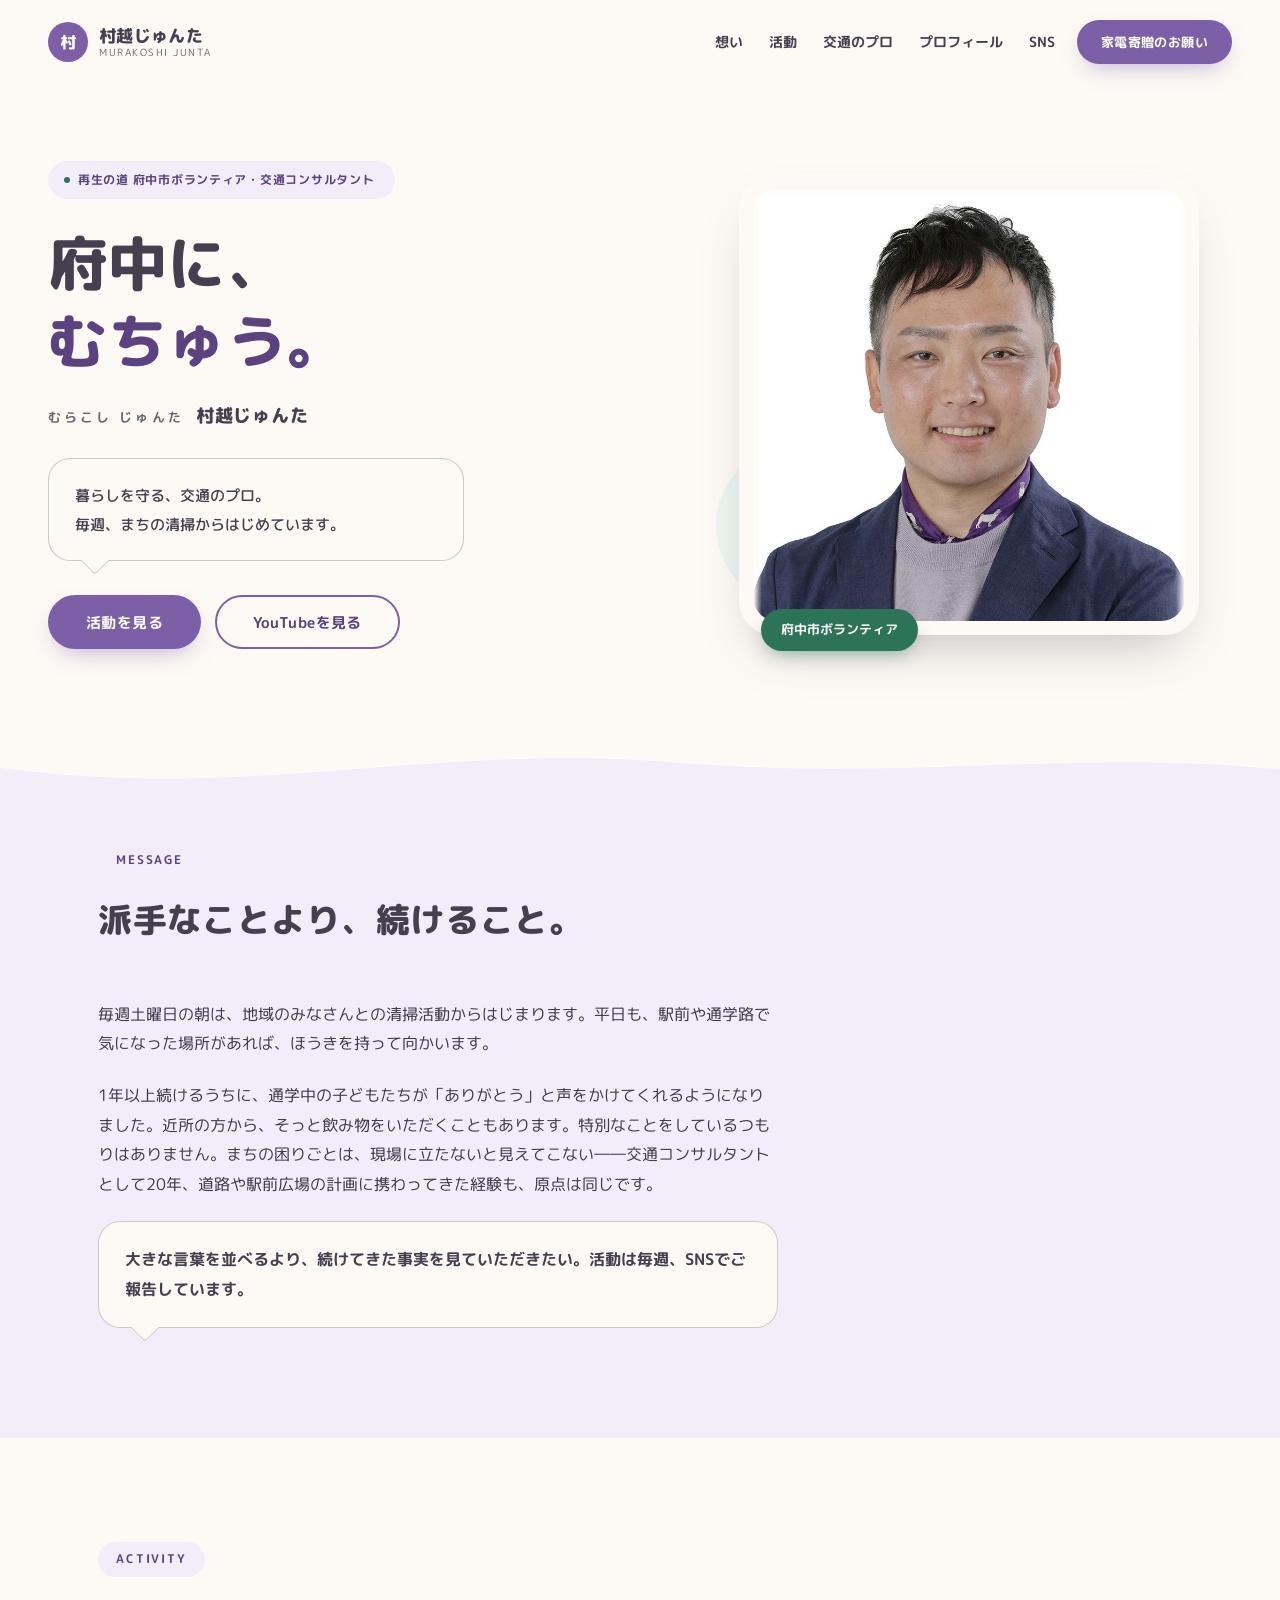
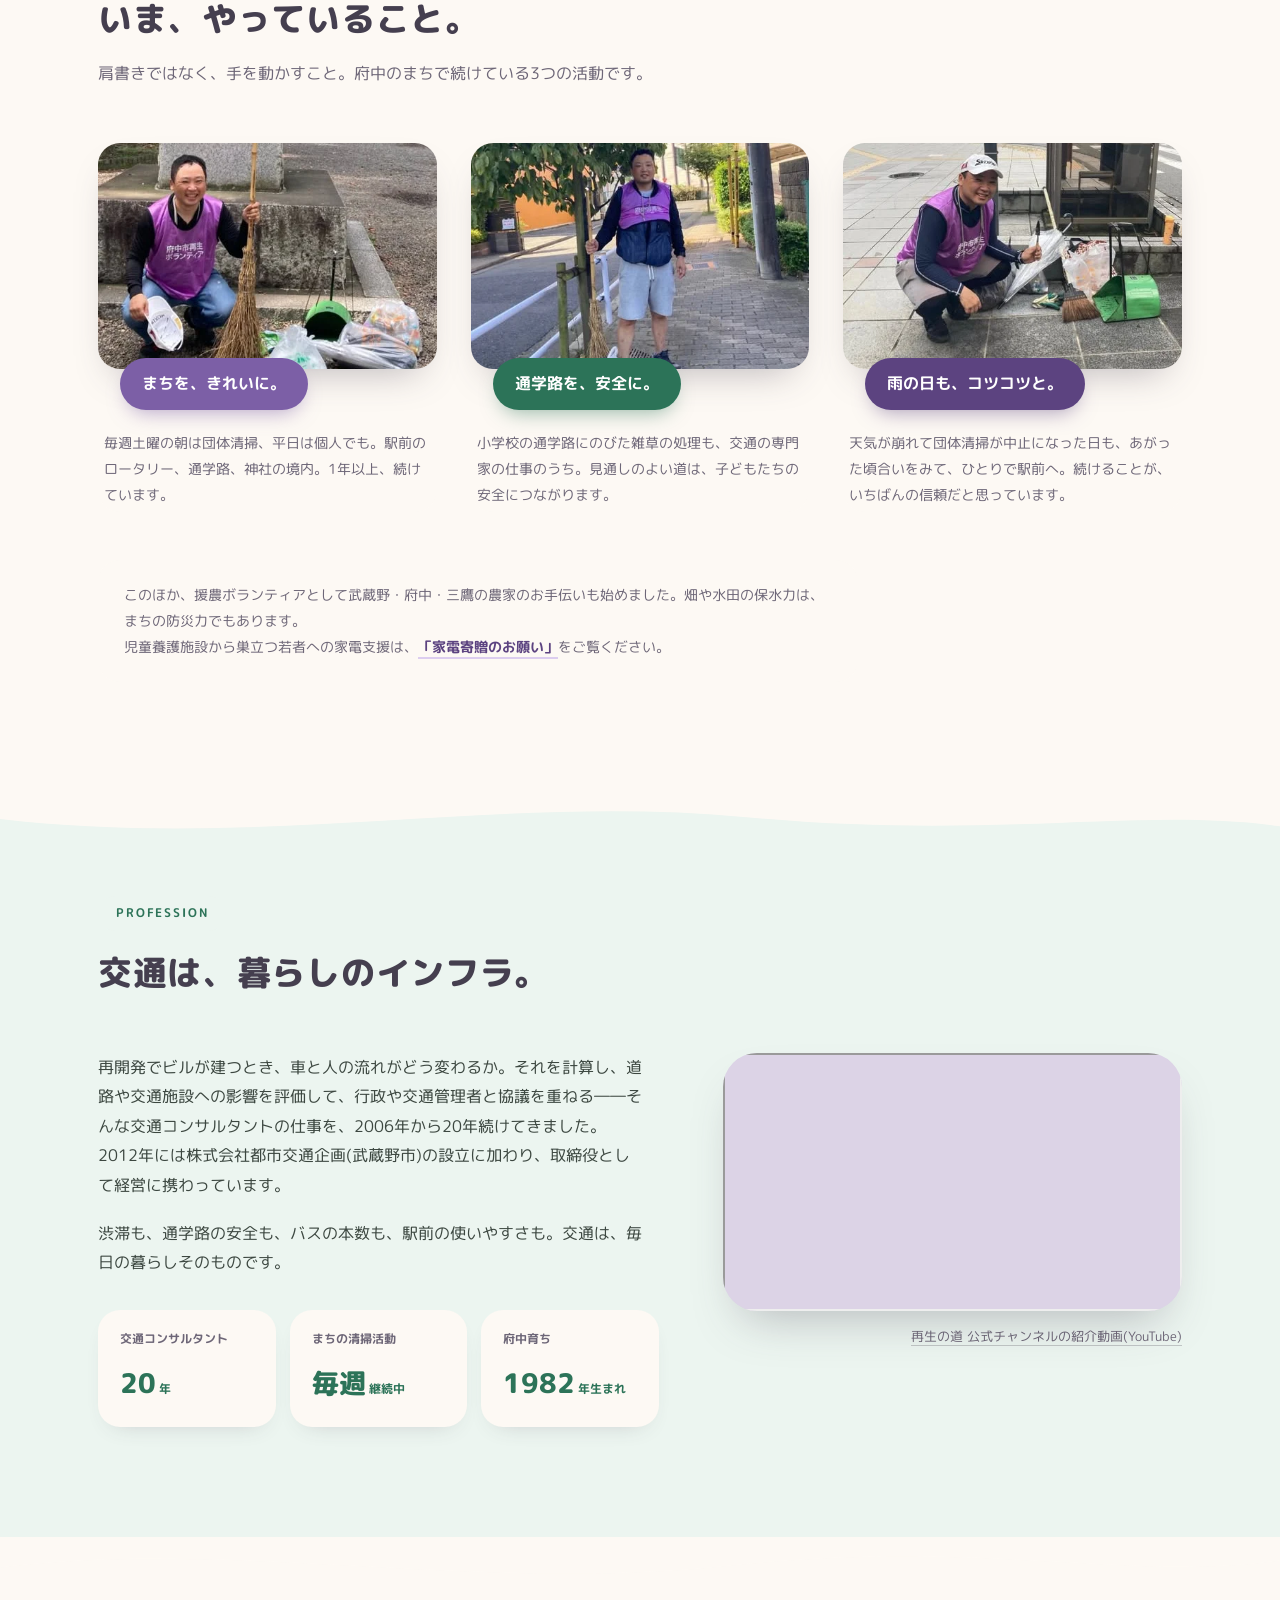
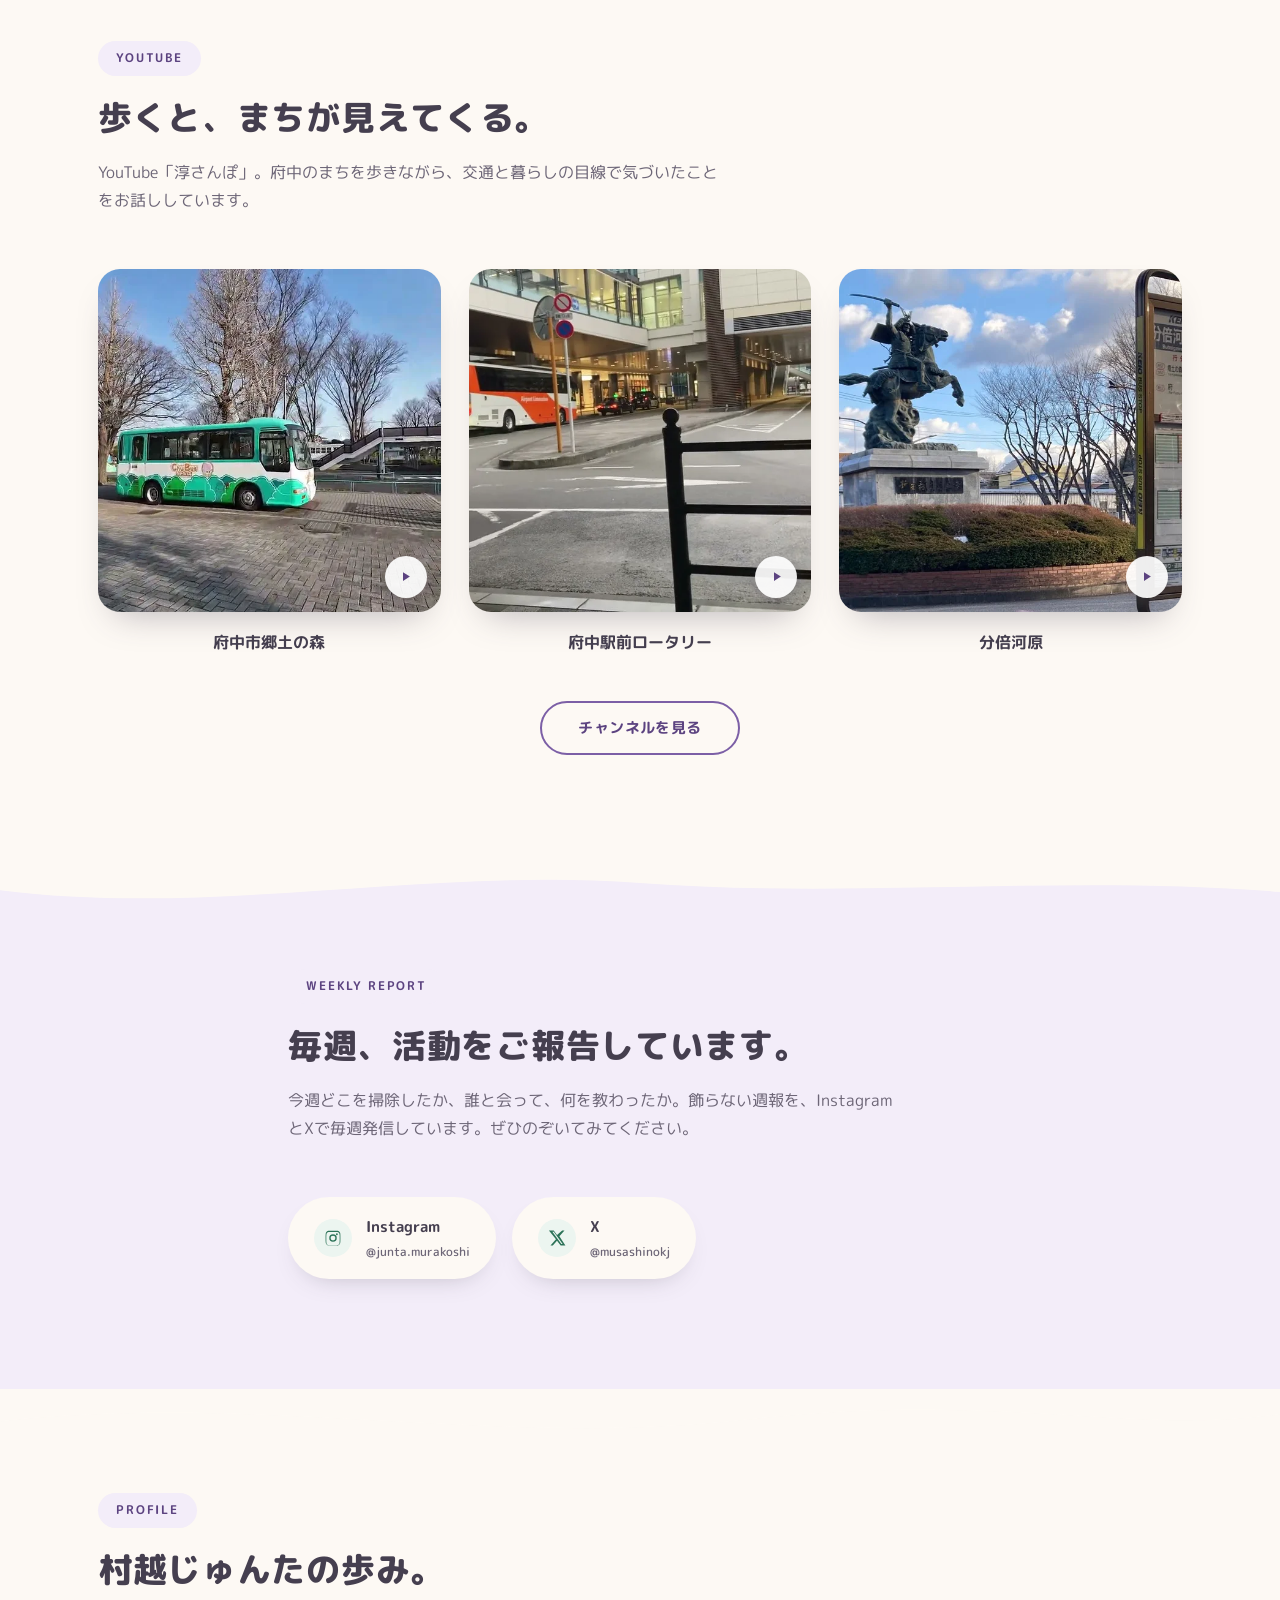
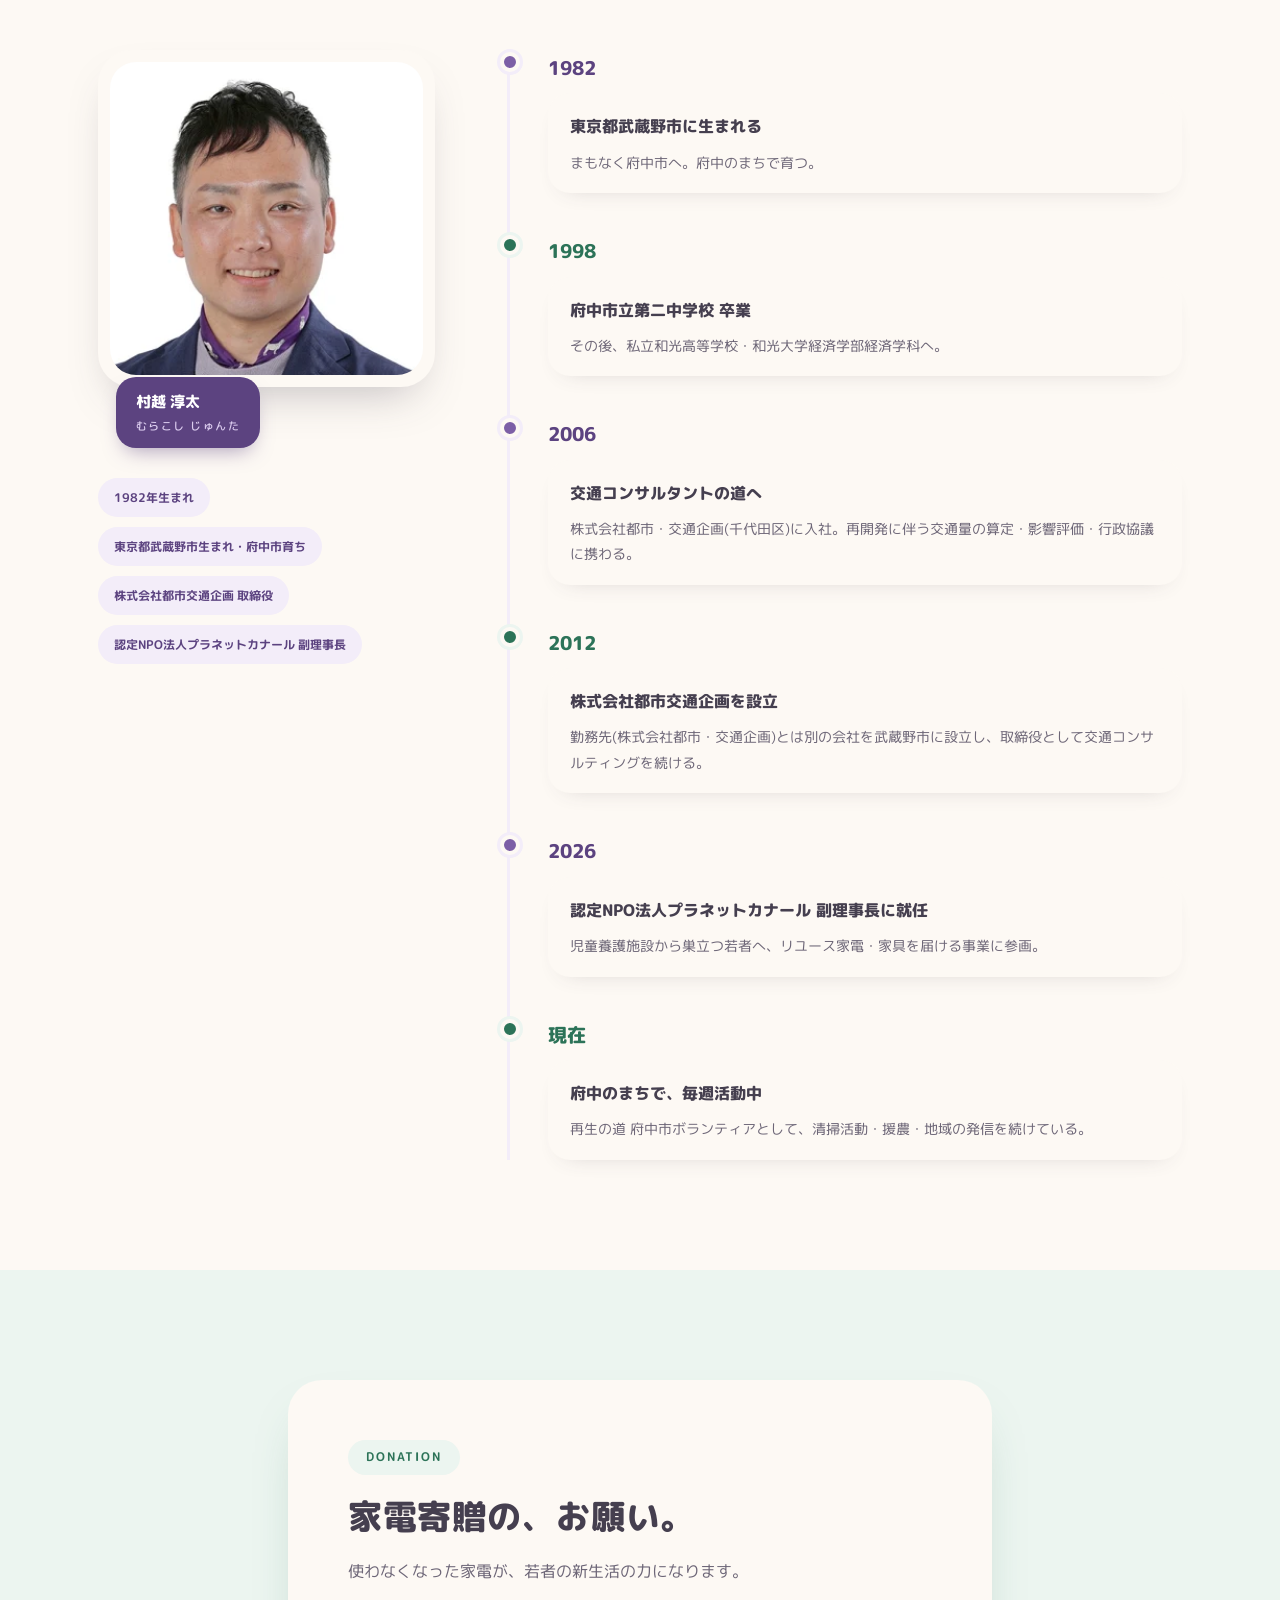
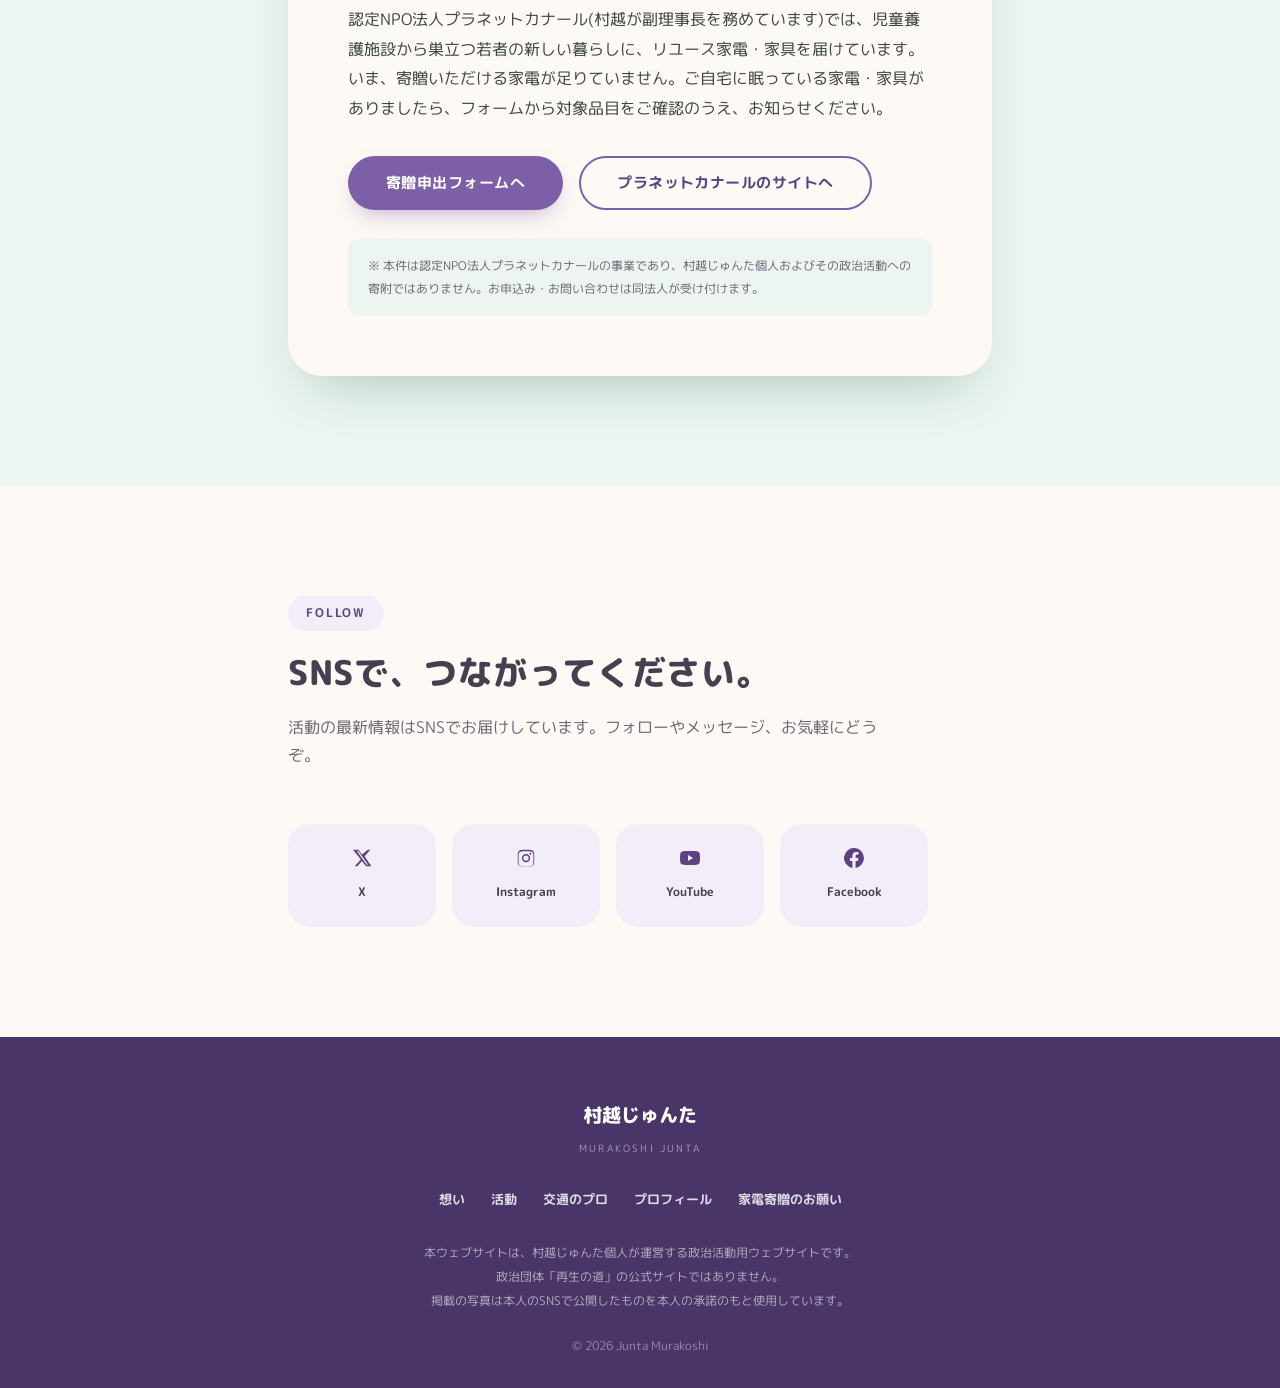
<file: patterns/pattern-09.html>
<!DOCTYPE html>
<html lang="ja">
<head>
<meta charset="UTF-8">
<meta name="viewport" content="width=device-width, initial-scale=1.0">
<meta name="robots" content="noindex, nofollow">
<title>村越じゅんた 公式サイト｜府中に、むちゅう。【Soft Pastel】</title>
<meta name="description" content="村越じゅんた(むらこし じゅんた)公式サイト。交通コンサルタント20年。府中のまちで、毎週の清掃活動と子ども・若者への支援を続けています。">
<link rel="icon" href="../assets/img/favicon-64.png" type="image/png">
<link rel="apple-touch-icon" href="../assets/img/apple-touch-icon.png">
<link rel="preconnect" href="https://fonts.googleapis.com">
<link rel="preconnect" href="https://fonts.gstatic.com" crossorigin>
<link href="https://fonts.googleapis.com/css2?family=M+PLUS+Rounded+1c:wght@400;500;700;800&display=swap" rel="stylesheet">
<style>
/* ============================================================
   村越じゅんた公式サイト デザイン提案 09 — Soft Pastel
   波形の区切り・ふきだし・丸ゴシック。子育て世代にやさしく、
   でも幼稚にしない(装飾は要所に絞り、余白と実写真の質感で品を保つ)。
   色は 地(cream)+墨(plum-gray)+ラベンダー+ミントの2パステル構成。
   ============================================================ */
:root{
  --base:#fdf9f4;
  --tint-lav:#f3edf9;
  --tint-mint:#ecf5f0;
  --ink:#453f4f;
  --ink-soft:#6d6677;
  --lavender:#7c5fa6;
  --lavender-deep:#5c4380;
  --lavender-footer:#4a3568;
  --lavender-light:#dccdef;
  --mint-deep:#2c7358;
  --mint-soft:#bfe3d3;
  --line:rgba(69,63,79,.14);
  --line-strong:rgba(69,63,79,.26);
  --r-sm:12px;--r-md:22px;--r-lg:34px;--r-pill:999px;
  --maxw:1180px;
}
*,*::before,*::after{box-sizing:border-box;margin:0;padding:0;}
html{scroll-behavior:smooth;}
@media (prefers-reduced-motion:reduce){
  html{scroll-behavior:auto;}
  *,*::before,*::after{animation-duration:.01ms !important;animation-iteration-count:1 !important;transition-duration:.01ms !important;scroll-behavior:auto !important;}
}
body{
  font-family:'M PLUS Rounded 1c',sans-serif;
  color:var(--ink);
  background:var(--base);
  line-height:1.85;
  overflow-x:hidden;
  -webkit-font-smoothing:antialiased;
}
img{max-width:100%;display:block;}
a{color:inherit;text-decoration:none;}
ul,ol{list-style:none;}
button{font-family:inherit;}
section{scroll-margin-top:86px;}
.container{max-width:var(--maxw);margin:0 auto;padding:0 clamp(20px,4vw,48px);}
.container--narrow{max-width:800px;}
.sp-only{display:none;}

/* ===== ボタン ===== */
.btn{
  display:inline-flex;align-items:center;justify-content:center;gap:9px;
  height:54px;padding:0 clamp(26px,3vw,36px);border-radius:var(--r-pill);
  font-weight:700;font-size:.96rem;letter-spacing:.03em;
  transition:background .25s,color .25s,border-color .25s,transform .25s,box-shadow .25s;
  border:2px solid transparent;cursor:pointer;white-space:nowrap;
}
.btn--solid{background:var(--lavender);color:#fff;box-shadow:0 10px 24px -10px rgba(124,95,166,.55);}
.btn--solid:hover{background:var(--lavender-deep);transform:translateY(-2px);}
.btn--ghost{border-color:var(--lavender);color:var(--lavender-deep);background:var(--base);}
.btn--ghost:hover{background:var(--tint-lav);transform:translateY(-2px);}
.btn--ghost-light{border-color:rgba(255,255,255,.7);color:#fff;}
.btn--ghost-light:hover{background:rgba(255,255,255,.16);transform:translateY(-2px);}
.btn--nav{height:44px;padding:0 22px;font-size:.84rem;}

/* ===== 見出し共通 ===== */
.sec-head{text-align:left;margin-bottom:clamp(36px,5vw,54px);}
.sec-head__kicker{
  display:inline-flex;align-items:center;gap:10px;background:var(--tint-lav);color:var(--lavender-deep);
  font-weight:700;font-size:.72rem;letter-spacing:.16em;padding:7px 18px;border-radius:var(--r-pill);margin-bottom:16px;
}
.sec-head--mint .sec-head__kicker{background:var(--tint-mint);color:var(--mint-deep);}
.sec-head__ja{font-size:clamp(1.5rem,2.8vw,2.15rem);font-weight:800;letter-spacing:.02em;line-height:1.5;}
.sec-lead{max-width:620px;color:var(--ink-soft);font-size:.97rem;margin-top:14px;}

/* ===== 波形ディバイダー ===== */
.wave{display:block;width:100%;height:clamp(40px,6vw,72px);}
.wave path{transition:fill .3s;}

/* ===== ふきだし ===== */
.bubble{position:relative;background:var(--base);border:1.5px solid var(--line-strong);border-radius:var(--r-md);padding:22px 26px;}
.bubble::after{
  content:"";position:absolute;width:20px;height:20px;background:var(--base);
  border-right:1.5px solid var(--line-strong);border-bottom:1.5px solid var(--line-strong);
}
.bubble--tail-bl::after{left:36px;bottom:-11px;transform:rotate(45deg);border-radius:0 0 4px 0;}
.bubble--tail-r::after{right:-11px;top:38px;transform:rotate(-45deg);border-radius:0 0 4px 0;}
.bubble--tail-b::after{left:28px;bottom:-11px;transform:rotate(45deg);border-radius:0 0 4px 0;}

/* ===== ヘッダー ===== */
.site-header{position:fixed;top:0;left:0;right:0;z-index:1000;height:84px;transition:background .3s,height .3s,box-shadow .3s;}
.site-header.scrolled{background:rgba(253,249,244,.92);backdrop-filter:blur(10px);height:66px;box-shadow:0 6px 22px rgba(69,63,79,.08);}
.header-inner{max-width:1280px;margin:0 auto;padding:0 clamp(20px,4vw,48px);height:100%;display:flex;align-items:center;justify-content:space-between;gap:20px;}
.brand{display:flex;align-items:center;gap:11px;flex-shrink:0;}
.brand-badge{
  width:40px;height:40px;border-radius:50%;background:var(--lavender);color:#fff;flex-shrink:0;
  display:flex;align-items:center;justify-content:center;font-weight:800;font-size:1.02rem;
}
.brand-text{display:flex;flex-direction:column;line-height:1.25;}
.brand-name{font-weight:800;font-size:1.06rem;letter-spacing:.02em;color:var(--ink);}
.brand-sub{font-size:.6rem;letter-spacing:.16em;color:var(--ink-soft);}
.header-right{display:flex;align-items:center;gap:20px;}
.nav{display:flex;align-items:center;gap:22px;}
.nav a{font-size:13.5px;font-weight:700;padding:8px 2px;position:relative;white-space:nowrap;}
.nav a::after{content:"";position:absolute;left:2px;right:2px;bottom:2px;height:2px;border-radius:2px;background:var(--lavender);transform:scaleX(0);transform-origin:left;transition:transform .3s;}
.nav a:hover::after{transform:scaleX(1);}
.burger{display:none;flex-direction:column;gap:5px;width:26px;background:none;border:none;cursor:pointer;}
.burger span{display:block;height:2.5px;width:100%;border-radius:2px;background:var(--ink);transition:.3s;}
.burger.open span:nth-child(1){transform:translateY(7.5px) rotate(45deg);}
.burger.open span:nth-child(2){opacity:0;}
.burger.open span:nth-child(3){transform:translateY(-7.5px) rotate(-45deg);}
.mobile-nav{
  position:fixed;top:0;left:0;right:0;bottom:0;background:var(--base);z-index:999;
  transform:translateY(-14px);opacity:0;visibility:hidden;transition:opacity .3s,transform .3s,visibility .3s;
  overflow-y:auto;padding:106px 8vw 40px;
}
.mobile-nav.open{opacity:1;transform:translateY(0);visibility:visible;}
.mobile-nav ul{display:flex;flex-direction:column;gap:2px;}
.mobile-nav a{display:block;padding:17px 6px;font-weight:700;font-size:1.1rem;color:var(--ink);border-bottom:1px solid var(--line);}
.mobile-nav .btn{margin-top:26px;width:100%;}

/* ===== ヒーロー ===== */
.hero{position:relative;padding-top:84px;overflow:hidden;}
.hero__inner{
  max-width:1280px;margin:0 auto;padding:clamp(40px,6vw,80px) clamp(20px,4vw,48px) clamp(64px,7vw,96px);
  display:grid;grid-template-columns:1.08fr .92fr;gap:clamp(20px,4vw,40px);align-items:center;position:relative;z-index:2;
}
.hero__kicker{
  display:inline-flex;align-items:center;gap:8px;background:var(--tint-lav);color:var(--lavender-deep);
  font-weight:700;font-size:.76rem;letter-spacing:.06em;padding:8px 20px 8px 16px;border-radius:var(--r-pill);margin-bottom:26px;flex-wrap:wrap;
}
.hero__kicker-dot{width:6px;height:6px;border-radius:50%;background:var(--mint-deep);flex-shrink:0;}
.hero h1{font-size:clamp(2.3rem,4.6vw,3.7rem);font-weight:800;line-height:1.32;letter-spacing:.01em;margin-bottom:18px;}
.hero h1 .accent{color:var(--lavender-deep);}
.hero__name{display:flex;align-items:baseline;gap:12px;margin-bottom:26px;flex-wrap:wrap;}
.hero__ruby{font-size:.8rem;font-weight:700;color:var(--ink-soft);letter-spacing:.24em;}
.hero__name b{font-size:1.14rem;font-weight:800;letter-spacing:.05em;}
.hero__lead-bubble{max-width:26em;margin-bottom:34px;}
.hero__lead-bubble p{font-size:.96rem;font-weight:500;color:var(--ink);}
.hero__cta{display:flex;flex-wrap:wrap;gap:14px;}

.hero__visual{position:relative;display:flex;align-items:center;justify-content:center;min-height:340px;}
.hero__blob{position:absolute;border-radius:44% 56% 61% 39%/45% 42% 58% 55%;}
.hero__blob--lav{width:min(78%,420px);height:min(78%,420px);background:var(--tint-lav);right:6%;top:2%;}
.hero__blob--mint{width:min(46%,240px);height:min(46%,240px);background:var(--tint-mint);left:2%;bottom:0;border-radius:58% 42% 38% 62%/48% 55% 45% 52%;}
.hero__frame{position:relative;width:min(90%,460px);background:var(--base);border-radius:var(--r-lg);padding:14px;box-shadow:0 26px 54px -22px rgba(69,63,79,.35);}
.hero__photo{width:100%;height:auto;aspect-ratio:1/1;object-fit:cover;border-radius:calc(var(--r-lg) - 10px);display:block;}
.hero__badge{
  position:absolute;left:22px;bottom:-16px;background:var(--mint-deep);color:#fff;font-weight:700;font-size:.8rem;
  padding:9px 20px;border-radius:var(--r-pill);box-shadow:0 8px 18px -6px rgba(44,115,88,.5);
}

/* ===== MESSAGE ===== */
.message{background:var(--tint-lav);padding:clamp(20px,4vw,32px) 0 clamp(80px,9vw,110px);}
.message__body{max-width:680px;}
.message__body p{margin-bottom:22px;color:#413a4d;}
.message__bubble{margin-top:8px;}
.message__bubble p{margin:0;font-weight:700;font-size:1.02rem;color:var(--ink);}

/* ===== ACTIVITY ===== */
.activity{padding:clamp(20px,4vw,32px) 0 clamp(80px,9vw,110px);}
.activity__grid{display:grid;grid-template-columns:repeat(3,1fr);gap:clamp(24px,3vw,34px);margin-top:56px;}
.p-card{background:var(--base);border-radius:var(--r-md);overflow:visible;}
.p-card__media{position:relative;border-radius:var(--r-md);overflow:hidden;aspect-ratio:3/2;box-shadow:0 18px 38px -18px rgba(69,63,79,.4);}
.p-card__media img{width:100%;height:100%;object-fit:cover;}
.p-card__tag{
  position:relative;margin:-22px 0 0 22px;display:inline-flex;background:var(--lavender);color:#fff;
  font-weight:700;font-size:1rem;padding:11px 22px;border-radius:var(--r-pill);box-shadow:0 10px 20px -8px rgba(124,95,166,.55);
}
.p-card:nth-child(2) .p-card__tag{background:var(--mint-deep);box-shadow:0 10px 20px -8px rgba(44,115,88,.5);}
.p-card:nth-child(3) .p-card__tag{background:var(--lavender-deep);box-shadow:0 10px 20px -8px rgba(92,67,128,.5);}
.p-card__body{padding:20px 6px 4px;}
.p-card__body p{font-size:.88rem;color:var(--ink-soft);}
.activity__note{margin-top:48px;max-width:760px;font-size:.88rem;color:var(--ink-soft);background:var(--base);border-radius:var(--r-md);padding:22px 26px;}
.activity__note a{color:var(--lavender-deep);font-weight:700;border-bottom:2px solid var(--lavender-light);}

/* ===== WORK ===== */
.work{background:var(--tint-mint);padding:clamp(20px,4vw,32px) 0 clamp(80px,9vw,110px);}
.work__grid{display:grid;grid-template-columns:1.1fr .9fr;gap:clamp(32px,5vw,64px);align-items:start;margin-top:8px;}
.work__para{color:#3c4740;margin-bottom:18px;max-width:34em;}
.work__facts{display:flex;flex-wrap:wrap;gap:14px;margin-top:32px;}
.work__fact{
  background:var(--base);border-radius:var(--r-md);padding:18px 22px;flex:1 1 150px;
  box-shadow:0 10px 24px -16px rgba(69,63,79,.3);
}
.work__fact dt{font-size:.76rem;color:var(--ink-soft);font-weight:700;margin-bottom:8px;}
.work__fact dd{font-weight:800;color:var(--mint-deep);}
.work__fact dd em{font-style:normal;font-size:1.7rem;margin-right:3px;}
.work__fact dd span{font-size:.78rem;font-weight:700;}
.work__media{position:relative;}
.work__video{position:relative;aspect-ratio:16/9;background:#dcd3e6;border-radius:var(--r-lg);overflow:hidden;box-shadow:0 24px 48px -20px rgba(69,63,79,.35);}
.work__video iframe{position:absolute;inset:0;width:100%;height:100%;}
.work__caption{margin-top:14px;font-size:.8rem;color:var(--ink-soft);text-align:right;}
.work__caption a{border-bottom:1px solid var(--line-strong);}

/* ===== SANPO ===== */
.sanpo{padding:clamp(20px,4vw,32px) 0 clamp(80px,9vw,110px);}
.sanpo__grid{display:grid;grid-template-columns:repeat(3,1fr);gap:clamp(20px,2.8vw,28px);margin-top:8px;}
.sanpo__item{display:block;}
.sanpo__thumb{position:relative;aspect-ratio:1/1;border-radius:var(--r-md);overflow:hidden;box-shadow:0 18px 36px -18px rgba(69,63,79,.4);transition:transform .3s;}
.sanpo__item:hover .sanpo__thumb{transform:translateY(-4px);}
.sanpo__thumb img{width:100%;height:100%;object-fit:cover;}
.sanpo__play{
  position:absolute;right:14px;bottom:14px;width:42px;height:42px;border-radius:50%;
  background:rgba(255,255,255,.92);display:flex;align-items:center;justify-content:center;box-shadow:0 6px 14px rgba(69,63,79,.3);
}
.sanpo__play svg{width:15px;height:15px;fill:var(--lavender-deep);}
.sanpo__label{display:block;margin-top:16px;font-weight:700;font-size:.98rem;color:var(--ink);text-align:center;}
.section__more{margin-top:44px;text-align:center;}

/* ===== WEEKLY ===== */
.weekly{background:var(--tint-lav);padding:clamp(20px,4vw,32px) 0 clamp(80px,9vw,110px);}
.weekly__actions{display:flex;gap:16px;flex-wrap:wrap;margin-top:8px;}
.sns-chip{display:inline-flex;align-items:center;gap:14px;padding:16px 26px;border-radius:var(--r-pill);background:var(--base);transition:.25s;box-shadow:0 12px 26px -16px rgba(69,63,79,.35);}
.sns-chip:hover{transform:translateY(-3px);}
.sns-chip__icon{width:38px;height:38px;border-radius:50%;background:var(--tint-mint);display:flex;align-items:center;justify-content:center;flex-shrink:0;}
.sns-chip__icon svg{width:18px;height:18px;fill:var(--mint-deep);}
.sns-chip span{display:flex;flex-direction:column;font-weight:700;font-size:.95rem;color:var(--ink);}
.sns-chip small{font-weight:500;font-size:.74rem;color:var(--ink-soft);}

/* ===== PROFILE ===== */
.profile{padding:clamp(20px,4vw,32px) 0 clamp(80px,9vw,110px);}
.profile__grid{display:grid;grid-template-columns:.66fr 1.34fr;gap:clamp(36px,5vw,72px);align-items:start;margin-top:8px;}
.profile__side{position:relative;}
.profile__frame{position:relative;background:var(--base);border-radius:var(--r-lg);padding:12px;box-shadow:0 22px 46px -20px rgba(69,63,79,.35);}
.profile__frame img{width:100%;height:auto;aspect-ratio:1/1;object-fit:cover;border-radius:calc(var(--r-lg) - 8px);display:block;}
.profile__badge{
  position:relative;margin:-18px 0 0 18px;display:inline-flex;flex-direction:column;background:var(--lavender-deep);color:#fff;
  padding:11px 20px;border-radius:20px;font-weight:800;font-size:.94rem;box-shadow:0 10px 20px -8px rgba(92,67,128,.5);
}
.profile__badge span{font-family:'M PLUS Rounded 1c',sans-serif;font-weight:500;font-size:.66rem;letter-spacing:.14em;color:var(--lavender-light);margin-top:2px;}
.profile__tags{margin-top:30px;display:flex;flex-wrap:wrap;gap:10px;}
.profile__tags li{font-size:.78rem;font-weight:700;color:var(--lavender-deep);background:var(--tint-lav);padding:8px 16px;border-radius:var(--r-pill);}

.p-timeline{position:relative;border-left:3px solid var(--tint-lav);margin-left:8px;padding-left:38px;}
.p-timeline__item{position:relative;padding-bottom:40px;}
.p-timeline__item:last-child{padding-bottom:0;}
.p-timeline__item::before{
  content:"";position:absolute;left:-48px;top:2px;width:20px;height:20px;border-radius:50%;
  background:var(--lavender);border:4px solid var(--base);box-shadow:0 0 0 3px var(--tint-lav);
}
.p-timeline__item:nth-child(even)::before{background:var(--mint-deep);box-shadow:0 0 0 3px var(--tint-mint);}
.p-timeline__year{display:inline-flex;align-items:center;gap:8px;font-weight:800;font-size:1.2rem;color:var(--lavender-deep);margin-bottom:8px;}
.p-timeline__item:nth-child(even) .p-timeline__year{color:var(--mint-deep);}
.p-timeline__body{background:var(--base);border-radius:var(--r-md);padding:18px 22px;box-shadow:0 10px 24px -18px rgba(69,63,79,.3);}
.p-timeline__body h3{font-weight:800;font-size:1.02rem;margin-bottom:8px;}
.p-timeline__body p{font-size:.86rem;color:var(--ink-soft);}

/* ===== REUSE ===== */
.reuse{background:var(--tint-mint);padding:clamp(80px,9vw,110px) 0;}
.reuse__box{position:relative;background:var(--base);border-radius:var(--r-lg);padding:clamp(36px,5vw,60px);box-shadow:0 26px 56px -26px rgba(44,115,88,.4);}
.reuse__text{color:#3c4740;margin:20px 0 32px;max-width:640px;}
.reuse__actions{display:flex;gap:16px;flex-wrap:wrap;margin-bottom:28px;}
.reuse__note{font-size:.78rem;color:var(--ink-soft);background:var(--tint-mint);border-radius:var(--r-sm);padding:16px 20px;max-width:680px;}

/* ===== CONTACT ===== */
.contact{padding:clamp(80px,9vw,110px) 0;}
.contact__sns{display:grid;grid-template-columns:repeat(4,1fr);gap:16px;max-width:640px;margin-top:8px;}
.contact__sns a{
  display:flex;flex-direction:column;align-items:center;gap:12px;padding:24px 8px;border-radius:var(--r-md);
  background:var(--tint-lav);transition:.25s;
}
.contact__sns a:nth-child(even){background:var(--tint-mint);}
.contact__sns a:hover{transform:translateY(-3px);}
.contact__sns svg{width:20px;height:20px;fill:var(--lavender-deep);}
.contact__sns a:nth-child(even) svg{fill:var(--mint-deep);}
.contact__sns span{font-size:.78rem;font-weight:700;color:var(--ink);}

/* ===== FOOTER ===== */
.footer{background:var(--lavender-footer);color:rgba(255,255,255,.75);padding:60px 0 30px;}
.footer__inner{display:flex;flex-direction:column;align-items:center;text-align:center;gap:24px;}
.footer__name{font-weight:800;font-size:1.2rem;color:#fff;}
.footer__name span{display:block;font-weight:400;font-size:.62rem;letter-spacing:.22em;color:rgba(255,255,255,.5);margin-top:6px;}
.footer__nav{display:flex;flex-wrap:wrap;justify-content:center;gap:22px;font-size:.82rem;font-weight:700;}
.footer__nav a{padding:6px 2px;color:rgba(255,255,255,.82);}
.footer__nav a:hover{color:var(--lavender-light);}
.footer__note{font-size:.74rem;line-height:2;color:rgba(255,255,255,.58);max-width:640px;}
.footer__copy{font-size:.72rem;color:rgba(255,255,255,.42);}

/* ===== TO TOP ===== */
.to-top{
  position:fixed;right:22px;bottom:22px;width:50px;height:50px;border-radius:50%;background:var(--lavender);color:#fff;
  display:flex;align-items:center;justify-content:center;z-index:900;opacity:0;pointer-events:none;
  transition:opacity .3s,transform .3s,background .3s;box-shadow:0 12px 26px -10px rgba(124,95,166,.6);
}
.to-top.show{opacity:1;pointer-events:auto;}
.to-top:hover{background:var(--lavender-deep);transform:translateY(-3px);}

/* ===== レスポンシブ ===== */
@media (max-width:1180px){
  .hero__inner{grid-template-columns:1fr .9fr;}
  .profile__grid{grid-template-columns:.78fr 1.22fr;}
}
@media (max-width:1024px){
  .work__grid{grid-template-columns:1fr;gap:44px;}
  .work__media{max-width:640px;}
}
@media (max-width:960px){
  .header-right .nav,.header-right .btn--nav{display:none;}
  .burger{display:flex;}
  .hero__inner{grid-template-columns:1fr;}
  .hero__visual{order:-1;max-width:380px;margin:0 auto;min-height:300px;}
  .profile__grid{grid-template-columns:1fr;}
  .profile__side{max-width:340px;margin:0 auto;}
}
@media (max-width:768px){
  .activity__grid{grid-template-columns:1fr 1fr;}
  .activity__grid .p-card:nth-child(3){grid-column:1 / -1;}
  .activity__grid .p-card:nth-child(3) .p-card__media{aspect-ratio:16/7;}
  .sanpo__grid{grid-template-columns:1fr 1fr;}
  .contact__sns{grid-template-columns:1fr 1fr;}
}
@media (max-width:600px){
  .sp-only{display:inline;}
  .hero{padding-top:64px;}
  .hero__inner{padding-top:28px;}
  .hero h1{font-size:clamp(2rem,9vw,2.5rem);}
  .hero__frame{width:min(84%,360px);}
  section{padding-top:56px !important;padding-bottom:56px !important;}
  .message,.activity,.work,.sanpo,.weekly,.profile{padding-top:8px !important;}
  .sec-head{margin-bottom:32px;}
  .sec-head__ja{font-size:1.5rem;}
  .activity__grid{grid-template-columns:1fr;margin-top:40px;}
  .activity__grid .p-card:nth-child(3){grid-column:auto;}
  .activity__grid .p-card:nth-child(3) .p-card__media{aspect-ratio:3/2;}
  .work__facts{flex-direction:column;}
  .sanpo__grid{grid-template-columns:1fr;}
  .contact__sns{grid-template-columns:1fr 1fr;gap:12px;}
  .p-timeline{padding-left:32px;margin-left:2px;}
  .p-timeline__item::before{left:-40px;width:16px;height:16px;}
  .reuse__box{padding:30px 22px;}
  .footer__note{line-height:1.9;}
  .footer__nav a{display:inline-block;padding:10px 4px;}
  .nav a{padding:10px 0;}
}
</style>
</head>
<body>

<header class="site-header" id="siteHeader">
  <div class="header-inner">
    <a class="brand" href="#top">
      <span class="brand-badge">村</span>
      <span class="brand-text">
        <span class="brand-name">村越じゅんた</span>
        <span class="brand-sub">MURAKOSHI JUNTA</span>
      </span>
    </a>
    <div class="header-right">
      <nav class="nav" aria-label="メインナビゲーション">
        <a href="#message">想い</a>
        <a href="#activity">活動</a>
        <a href="#work">交通のプロ</a>
        <a href="#profile">プロフィール</a>
        <a href="#contact">SNS</a>
      </nav>
      <a class="btn btn--solid btn--nav" href="#reuse">家電寄贈のお願い</a>
      <button class="burger" id="burger" aria-label="メニューを開く" aria-expanded="false" aria-controls="mobileNav">
        <span></span><span></span><span></span>
      </button>
    </div>
  </div>
</header>

<div class="mobile-nav" id="mobileNav">
  <ul>
    <li><a href="#message">想い</a></li>
    <li><a href="#activity">活動</a></li>
    <li><a href="#work">交通のプロ</a></li>
    <li><a href="#profile">プロフィール</a></li>
    <li><a href="#contact">SNS</a></li>
  </ul>
  <a class="btn btn--solid" href="#reuse">家電寄贈のお願い</a>
</div>

<main>

<!-- ============ HERO ============ -->
<section class="hero" id="top">
  <div class="hero__inner">
    <div class="hero__text">
      <p class="hero__kicker"><span class="hero__kicker-dot" aria-hidden="true"></span>再生の道 府中市ボランティア・交通コンサルタント</p>
      <h1>府中に、<br><span class="accent">むちゅう。</span></h1>
      <div class="hero__name">
        <span class="hero__ruby">むらこし じゅんた</span>
        <b>村越じゅんた</b>
      </div>
      <div class="hero__lead-bubble bubble bubble--tail-bl">
        <p>暮らしを守る、交通のプロ。<br>毎週、まちの清掃からはじめています。</p>
      </div>
      <div class="hero__cta">
        <a class="btn btn--solid" href="#activity">活動を見る</a>
        <a class="btn btn--ghost" href="https://www.youtube.com/@Junta.Murakoshi" target="_blank" rel="noopener">YouTubeを見る</a>
      </div>
    </div>
    <div class="hero__visual">
      <span class="hero__blob hero__blob--lav" aria-hidden="true"></span>
      <span class="hero__blob hero__blob--mint" aria-hidden="true"></span>
      <figure class="hero__frame">
        <img class="hero__photo" src="../assets/img/hero_portrait.webp" width="807" height="808"
             alt="村越じゅんたのポートレート。紺のジャケットに紫のスカーフ、笑顔" fetchpriority="high">
        <span class="hero__badge">府中市ボランティア</span>
      </figure>
    </div>
  </div>
</section>
<svg class="wave" viewBox="0 0 1440 80" preserveAspectRatio="none" aria-hidden="true"><path d="M0,32 C280,70 480,4 760,26 C1040,48 1200,10 1440,34 L1440,80 L0,80 Z" fill="#f3edf9"/></svg>

<!-- ============ MESSAGE ============ -->
<section class="message" id="message">
  <div class="container">
    <div class="sec-head">
      <span class="sec-head__kicker">MESSAGE</span>
      <h2 class="sec-head__ja">派手なことより、<br class="sp-only">続けること。</h2>
    </div>
    <div class="message__body">
      <p>毎週土曜日の朝は、地域のみなさんとの清掃活動からはじまります。平日も、駅前や通学路で気になった場所があれば、ほうきを持って向かいます。</p>
      <p>1年以上続けるうちに、通学中の子どもたちが「ありがとう」と声をかけてくれるようになりました。近所の方から、そっと飲み物をいただくこともあります。特別なことをしているつもりはありません。まちの困りごとは、現場に立たないと見えてこない――交通コンサルタントとして20年、道路や駅前広場の計画に携わってきた経験も、原点は同じです。</p>
      <div class="message__bubble bubble bubble--tail-bl">
        <p>大きな言葉を並べるより、続けてきた事実を見ていただきたい。活動は毎週、SNSでご報告しています。</p>
      </div>
    </div>
  </div>
</section>
<svg class="wave" viewBox="0 0 1440 80" preserveAspectRatio="none" aria-hidden="true"><path d="M0,40 C260,4 520,66 800,36 C1080,6 1260,54 1440,30 L1440,80 L0,80 Z" fill="#fdf9f4"/></svg>

<!-- ============ ACTIVITY ============ -->
<section class="activity" id="activity">
  <div class="container">
    <div class="sec-head">
      <span class="sec-head__kicker">ACTIVITY</span>
      <h2 class="sec-head__ja">いま、やっていること。</h2>
      <p class="sec-lead">肩書きではなく、手を動かすこと。府中のまちで続けている3つの活動です。</p>
    </div>
    <div class="activity__grid">
      <article class="p-card">
        <div class="p-card__media">
          <img src="../assets/img/act_shrine.webp" width="480" height="320" loading="lazy"
               alt="府中市再生ボランティアのビブスを着て、神社の境内でほうきとごみ袋を手に清掃する村越じゅんた">
        </div>
        <span class="p-card__tag">まちを、きれいに。</span>
        <div class="p-card__body">
          <p>毎週土曜の朝は団体清掃、平日は個人でも。駅前のロータリー、通学路、神社の境内。1年以上、続けています。</p>
        </div>
      </article>
      <article class="p-card">
        <div class="p-card__media">
          <img src="../assets/img/act_street.webp" width="480" height="320" loading="lazy"
               alt="通学路の歩道で、集めた草のごみ袋とともに立つ村越じゅんた">
        </div>
        <span class="p-card__tag">通学路を、安全に。</span>
        <div class="p-card__body">
          <p>小学校の通学路にのびた雑草の処理も、交通の専門家の仕事のうち。見通しのよい道は、子どもたちの安全につながります。</p>
        </div>
      </article>
      <article class="p-card">
        <div class="p-card__media">
          <img src="../assets/img/act_bus.webp" width="495" height="330" loading="lazy"
               alt="雨上がりのバス停で、ほうきとちりとりを手にしゃがんで笑う村越じゅんた">
        </div>
        <span class="p-card__tag">雨の日も、コツコツと。</span>
        <div class="p-card__body">
          <p>天気が崩れて団体清掃が中止になった日も、あがった頃合いをみて、ひとりで駅前へ。続けることが、いちばんの信頼だと思っています。</p>
        </div>
      </article>
    </div>
    <p class="activity__note">このほか、援農ボランティアとして武蔵野・府中・三鷹の農家のお手伝いも始めました。畑や水田の保水力は、まちの防災力でもあります。<br>児童養護施設から巣立つ若者への家電支援は、<a href="#reuse">「家電寄贈のお願い」</a>をご覧ください。</p>
  </div>
</section>

<!-- ============ WORK (交通のプロ) ============ -->
<svg class="wave" viewBox="0 0 1440 80" preserveAspectRatio="none" aria-hidden="true"><path d="M0,30 C300,64 560,2 840,28 C1120,54 1280,16 1440,38 L1440,80 L0,80 Z" fill="#ecf5f0"/></svg>
<section class="work" id="work">
  <div class="container">
    <div class="sec-head sec-head--mint">
      <span class="sec-head__kicker">PROFESSION</span>
      <h2 class="sec-head__ja">交通は、暮らしの<br class="sp-only">インフラ。</h2>
    </div>
    <div class="work__grid">
      <div class="work__text">
        <p class="work__para">再開発でビルが建つとき、車と人の流れがどう変わるか。それを計算し、道路や交通施設への影響を評価して、行政や交通管理者と協議を重ねる――そんな交通コンサルタントの仕事を、2006年から20年続けてきました。2012年には株式会社都市交通企画(武蔵野市)の設立に加わり、取締役として経営に携わっています。</p>
        <p class="work__para">渋滞も、通学路の安全も、バスの本数も、駅前の使いやすさも。交通は、毎日の暮らしそのものです。</p>
        <dl class="work__facts">
          <div class="work__fact"><dt>交通コンサルタント</dt><dd><em>20</em><span>年</span></dd></div>
          <div class="work__fact"><dt>まちの清掃活動</dt><dd><em>毎週</em><span>継続中</span></dd></div>
          <div class="work__fact"><dt>府中育ち</dt><dd><em>1982</em><span>年生まれ</span></dd></div>
        </dl>
      </div>
      <figure class="work__media">
        <div class="work__video">
          <iframe src="https://www.youtube-nocookie.com/embed/B7JWWvv4Uy0" title="【再生の道】「暮らしを守る交通のプロ」交通専門コンサルタント・村越じゅんた(府中市)"
                  loading="lazy" allow="accelerometer; autoplay; clipboard-write; encrypted-media; gyroscope; picture-in-picture; web-share"
                  referrerpolicy="strict-origin-when-cross-origin" allowfullscreen></iframe>
        </div>
        <figcaption class="work__caption">
          <a href="https://www.youtube.com/watch?v=B7JWWvv4Uy0" target="_blank" rel="noopener">再生の道 公式チャンネルの紹介動画(YouTube)</a>
        </figcaption>
      </figure>
    </div>
  </div>
</section>
<svg class="wave" viewBox="0 0 1440 80" preserveAspectRatio="none" aria-hidden="true"><path d="M0,34 C260,2 540,62 820,32 C1100,2 1280,50 1440,26 L1440,80 L0,80 Z" fill="#fdf9f4"/></svg>

<!-- ============ SANPO ============ -->
<section class="sanpo" id="sanpo">
  <div class="container">
    <div class="sec-head">
      <span class="sec-head__kicker">YOUTUBE</span>
      <h2 class="sec-head__ja">歩くと、まちが<br class="sp-only">見えてくる。</h2>
      <p class="sec-lead">YouTube「淳さんぽ」。府中のまちを歩きながら、交通と暮らしの目線で気づいたことをお話ししています。</p>
    </div>
    <div class="sanpo__grid">
      <a class="sanpo__item" href="https://www.youtube.com/watch?v=P18rnRufKVE" target="_blank" rel="noopener">
        <div class="sanpo__thumb">
          <img src="../assets/img/sanpo_kyodo.webp" width="560" height="560" loading="lazy" alt="淳さんぽ 府中市郷土の森の回のサムネイル。コミュニティバス「ちゅうバス」">
          <span class="sanpo__play" aria-hidden="true"><svg viewBox="0 0 24 24"><path d="M8 5v14l11-7z"/></svg></span>
        </div>
        <span class="sanpo__label">府中市郷土の森</span>
      </a>
      <a class="sanpo__item" href="https://www.youtube.com/watch?v=SL5E2aWD_Wo" target="_blank" rel="noopener">
        <div class="sanpo__thumb">
          <img src="../assets/img/sanpo_fuchueki.webp" width="560" height="560" loading="lazy" alt="淳さんぽ 府中駅前ロータリーの回のサムネイル">
          <span class="sanpo__play" aria-hidden="true"><svg viewBox="0 0 24 24"><path d="M8 5v14l11-7z"/></svg></span>
        </div>
        <span class="sanpo__label">府中駅前ロータリー</span>
      </a>
      <a class="sanpo__item" href="https://www.youtube.com/watch?v=EZQrBDZMz8U" target="_blank" rel="noopener">
        <div class="sanpo__thumb">
          <img src="../assets/img/sanpo_bubai.webp" width="560" height="560" loading="lazy" alt="淳さんぽ 分倍河原の回のサムネイル">
          <span class="sanpo__play" aria-hidden="true"><svg viewBox="0 0 24 24"><path d="M8 5v14l11-7z"/></svg></span>
        </div>
        <span class="sanpo__label">分倍河原</span>
      </a>
    </div>
    <div class="section__more">
      <a class="btn btn--ghost" href="https://www.youtube.com/@Junta.Murakoshi" target="_blank" rel="noopener">チャンネルを見る</a>
    </div>
  </div>
</section>

<!-- ============ WEEKLY ============ -->
<svg class="wave" viewBox="0 0 1440 80" preserveAspectRatio="none" aria-hidden="true"><path d="M0,28 C240,58 480,2 720,20 C960,38 1200,10 1440,30 L1440,80 L0,80 Z" fill="#f3edf9"/></svg>
<section class="weekly" id="weekly">
  <div class="container container--narrow">
    <div class="sec-head">
      <span class="sec-head__kicker">WEEKLY REPORT</span>
      <h2 class="sec-head__ja">毎週、活動を<br class="sp-only">ご報告しています。</h2>
      <p class="sec-lead">今週どこを掃除したか、誰と会って、何を教わったか。飾らない週報を、InstagramとXで毎週発信しています。ぜひのぞいてみてください。</p>
    </div>
    <div class="weekly__actions">
      <a class="sns-chip" href="https://www.instagram.com/junta.murakoshi" target="_blank" rel="noopener">
        <span class="sns-chip__icon"><svg viewBox="0 0 24 24" aria-hidden="true"><path d="M12 2.2c3.2 0 3.6 0 4.9.1 1.2.1 1.8.2 2.2.4.6.2 1 .5 1.4.9.4.4.7.8.9 1.4.2.4.4 1 .4 2.2.1 1.3.1 1.6.1 4.9s0 3.6-.1 4.9c-.1 1.2-.2 1.8-.4 2.2-.2.6-.5 1-.9 1.4-.4.4-.8.7-1.4.9-.4.2-1 .4-2.2.4-1.3.1-1.6.1-4.9.1s-3.6 0-4.9-.1c-1.2-.1-1.8-.2-2.2-.4-.6-.2-1-.5-1.4-.9-.4-.4-.7-.8-.9-1.4-.2-.4-.4-1-.4-2.2-.1-1.3-.1-1.6-.1-4.9s0-3.6.1-4.9c.1-1.2.2-1.8.4-2.2.2-.6.5-1 .9-1.4.4-.4.8-.7 1.4-.9.4-.2 1-.4 2.2-.4 1.3-.1 1.6-.1 4.9-.1zm0 1.8c-3.1 0-3.5 0-4.8.1-1.1.1-1.5.2-1.9.3-.5.2-.8.4-1.1.7-.3.3-.5.6-.7 1.1-.1.4-.3.8-.3 1.9-.1 1.2-.1 1.6-.1 4.8s0 3.5.1 4.8c.1 1.1.2 1.5.3 1.9.2.5.4.8.7 1.1.3.3.6.5 1.1.7.4.1.8.3 1.9.3 1.2.1 1.6.1 4.8.1s3.5 0 4.8-.1c1.1-.1 1.5-.2 1.9-.3.5-.2.8-.4 1.1-.7.3-.3.5-.6.7-1.1.1-.4.3-.8.3-1.9.1-1.2.1-1.6.1-4.8s0-3.5-.1-4.8c-.1-1.1-.2-1.5-.3-1.9-.2-.5-.4-.8-.7-1.1-.3-.3-.6-.5-1.1-.7-.4-.1-.8-.3-1.9-.3-1.2-.1-1.6-.1-4.8-.1zm0 3.1a5 5 0 1 1 0 10 5 5 0 0 1 0-10zm0 1.8a3.2 3.2 0 1 0 0 6.4 3.2 3.2 0 0 0 0-6.4zm5.2-3.1a1.2 1.2 0 1 1 0 2.4 1.2 1.2 0 0 1 0-2.4z"/></svg></span>
        <span>Instagram<small>@junta.murakoshi</small></span>
      </a>
      <a class="sns-chip" href="https://x.com/musashinokj" target="_blank" rel="noopener">
        <span class="sns-chip__icon"><svg viewBox="0 0 24 24" aria-hidden="true"><path d="M18.9 2H22l-6.8 7.8L23.2 22h-6.3l-4.9-6.4L6.4 22H3.3l7.3-8.3L1.2 2h6.4l4.4 5.9L18.9 2zm-1.1 18.1h1.7L7.7 3.8H5.8l12 16.3z"/></svg></span>
        <span>X<small>@musashinokj</small></span>
      </a>
    </div>
  </div>
</section>

<!-- ============ PROFILE ============ -->
<svg class="wave" viewBox="0 0 1440 80" preserveAspectRatio="none" aria-hidden="true"><path d="M0,36 C300,4 560,66 840,34 C1120,2 1280,52 1440,28 L1440,80 L0,80 Z" fill="#fdf9f4"/></svg>
<section class="profile" id="profile">
  <div class="container">
    <div class="sec-head">
      <span class="sec-head__kicker">PROFILE</span>
      <h2 class="sec-head__ja">村越じゅんたの歩み。</h2>
    </div>
    <div class="profile__grid">
      <div class="profile__side">
        <div class="profile__frame">
          <img src="../assets/img/profile_square.webp" width="300" height="300" loading="lazy" alt="村越じゅんたの顔写真">
        </div>
        <div class="profile__badge">村越 淳太<span>むらこし じゅんた</span></div>
        <ul class="profile__tags">
          <li>1982年生まれ</li>
          <li>東京都武蔵野市生まれ・府中市育ち</li>
          <li>株式会社都市交通企画 取締役</li>
          <li>認定NPO法人プラネットカナール 副理事長</li>
        </ul>
      </div>
      <ol class="p-timeline">
        <li class="p-timeline__item">
          <p class="p-timeline__year">1982</p>
          <div class="p-timeline__body"><h3>東京都武蔵野市に生まれる</h3><p>まもなく府中市へ。府中のまちで育つ。</p></div>
        </li>
        <li class="p-timeline__item">
          <p class="p-timeline__year">1998</p>
          <div class="p-timeline__body"><h3>府中市立第二中学校 卒業</h3><p>その後、私立和光高等学校・和光大学経済学部経済学科へ。</p></div>
        </li>
        <li class="p-timeline__item">
          <p class="p-timeline__year">2006</p>
          <div class="p-timeline__body"><h3>交通コンサルタントの道へ</h3><p>株式会社都市・交通企画(千代田区)に入社。再開発に伴う交通量の算定・影響評価・行政協議に携わる。</p></div>
        </li>
        <li class="p-timeline__item">
          <p class="p-timeline__year">2012</p>
          <div class="p-timeline__body"><h3>株式会社都市交通企画を設立</h3><p>勤務先(株式会社都市・交通企画)とは別の会社を武蔵野市に設立し、取締役として交通コンサルティングを続ける。</p></div>
        </li>
        <li class="p-timeline__item">
          <p class="p-timeline__year">2026</p>
          <div class="p-timeline__body"><h3>認定NPO法人プラネットカナール 副理事長に就任</h3><p>児童養護施設から巣立つ若者へ、リユース家電・家具を届ける事業に参画。</p></div>
        </li>
        <li class="p-timeline__item">
          <p class="p-timeline__year">現在</p>
          <div class="p-timeline__body"><h3>府中のまちで、毎週活動中</h3><p>再生の道 府中市ボランティアとして、清掃活動・援農・地域の発信を続けている。</p></div>
        </li>
      </ol>
    </div>
  </div>
</section>

<!-- ============ REUSE ============ -->
<section class="reuse" id="reuse">
  <div class="container container--narrow">
    <div class="reuse__box">
      <div class="sec-head sec-head--mint" style="margin-bottom:0;">
        <span class="sec-head__kicker">DONATION</span>
        <h2 class="sec-head__ja">家電寄贈の、<br class="sp-only">お願い。</h2>
        <p class="sec-lead">使わなくなった家電が、若者の新生活の力になります。</p>
      </div>
      <p class="reuse__text">認定NPO法人プラネットカナール(村越が副理事長を務めています)では、児童養護施設から巣立つ若者の新しい暮らしに、リユース家電・家具を届けています。いま、寄贈いただける家電が足りていません。ご自宅に眠っている家電・家具がありましたら、フォームから対象品目をご確認のうえ、お知らせください。</p>
      <div class="reuse__actions">
        <a class="btn btn--solid" href="https://docs.google.com/forms/d/e/1FAIpQLSe4DnVeYI9LdldJdtuti_cgeQETK0g8HhqURRJVZ_h4wasCOg/viewform" target="_blank" rel="noopener">寄贈申出フォームへ</a>
        <a class="btn btn--ghost" href="https://planetcanal.org/" target="_blank" rel="noopener">プラネットカナールのサイトへ</a>
      </div>
      <p class="reuse__note">※ 本件は認定NPO法人プラネットカナールの事業であり、村越じゅんた個人およびその政治活動への寄附ではありません。お申込み・お問い合わせは同法人が受け付けます。</p>
    </div>
  </div>
</section>

<!-- ============ CONTACT ============ -->
<section class="contact" id="contact">
  <div class="container container--narrow">
    <div class="sec-head">
      <span class="sec-head__kicker">FOLLOW</span>
      <h2 class="sec-head__ja">SNSで、<br class="sp-only">つながってください。</h2>
      <p class="sec-lead">活動の最新情報はSNSでお届けしています。フォローやメッセージ、お気軽にどうぞ。</p>
    </div>
    <ul class="contact__sns">
      <li><a href="https://x.com/musashinokj" target="_blank" rel="noopener" aria-label="X(旧Twitter) @musashinokj">
        <svg viewBox="0 0 24 24" aria-hidden="true"><path d="M18.9 2H22l-6.8 7.8L23.2 22h-6.3l-4.9-6.4L6.4 22H3.3l7.3-8.3L1.2 2h6.4l4.4 5.9L18.9 2zm-1.1 18.1h1.7L7.7 3.8H5.8l12 16.3z"/></svg>
        <span>X</span></a></li>
      <li><a href="https://www.instagram.com/junta.murakoshi" target="_blank" rel="noopener" aria-label="Instagram @junta.murakoshi">
        <svg viewBox="0 0 24 24" aria-hidden="true"><path d="M12 2.2c3.2 0 3.6 0 4.9.1 1.2.1 1.8.2 2.2.4.6.2 1 .5 1.4.9.4.4.7.8.9 1.4.2.4.4 1 .4 2.2.1 1.3.1 1.6.1 4.9s0 3.6-.1 4.9c-.1 1.2-.2 1.8-.4 2.2-.2.6-.5 1-.9 1.4-.4.4-.8.7-1.4.9-.4.2-1 .4-2.2.4-1.3.1-1.6.1-4.9.1s-3.6 0-4.9-.1c-1.2-.1-1.8-.2-2.2-.4-.6-.2-1-.5-1.4-.9-.4-.4-.7-.8-.9-1.4-.2-.4-.4-1-.4-2.2-.1-1.3-.1-1.6-.1-4.9s0-3.6.1-4.9c.1-1.2.2-1.8.4-2.2.2-.6.5-1 .9-1.4.4-.4.8-.7 1.4-.9.4-.2 1-.4 2.2-.4 1.3-.1 1.6-.1 4.9-.1zm0 1.8c-3.1 0-3.5 0-4.8.1-1.1.1-1.5.2-1.9.3-.5.2-.8.4-1.1.7-.3.3-.5.6-.7 1.1-.1.4-.3.8-.3 1.9-.1 1.2-.1 1.6-.1 4.8s0 3.5.1 4.8c.1 1.1.2 1.5.3 1.9.2.5.4.8.7 1.1.3.3.6.5 1.1.7.4.1.8.3 1.9.3 1.2.1 1.6.1 4.8.1s3.5 0 4.8-.1c1.1-.1 1.5-.2 1.9-.3.5-.2.8-.4 1.1-.7.3-.3.5-.6.7-1.1.1-.4.3-.8.3-1.9.1-1.2.1-1.6.1-4.8s0-3.5-.1-4.8c-.1-1.1-.2-1.5-.3-1.9-.2-.5-.4-.8-.7-1.1-.3-.3-.6-.5-1.1-.7-.4-.1-.8-.3-1.9-.3-1.2-.1-1.6-.1-4.8-.1zm0 3.1a5 5 0 1 1 0 10 5 5 0 0 1 0-10zm0 1.8a3.2 3.2 0 1 0 0 6.4 3.2 3.2 0 0 0 0-6.4zm5.2-3.1a1.2 1.2 0 1 1 0 2.4 1.2 1.2 0 0 1 0-2.4z"/></svg>
        <span>Instagram</span></a></li>
      <li><a href="https://www.youtube.com/@Junta.Murakoshi" target="_blank" rel="noopener" aria-label="YouTube 村越じゅんたチャンネル">
        <svg viewBox="0 0 24 24" aria-hidden="true"><path d="M23.5 6.2a3 3 0 0 0-2.1-2.1C19.5 3.5 12 3.5 12 3.5s-7.5 0-9.4.6A3 3 0 0 0 .5 6.2 31.3 31.3 0 0 0 0 12a31.3 31.3 0 0 0 .5 5.8 3 3 0 0 0 2.1 2.1c1.9.6 9.4.6 9.4.6s7.5 0 9.4-.6a3 3 0 0 0 2.1-2.1A31.3 31.3 0 0 0 24 12a31.3 31.3 0 0 0-.5-5.8zM9.6 15.6V8.4L15.8 12l-6.2 3.6z"/></svg>
        <span>YouTube</span></a></li>
      <li><a href="https://www.facebook.com/JuntaMurakoshi" target="_blank" rel="noopener" aria-label="Facebook 村越じゅんた">
        <svg viewBox="0 0 24 24" aria-hidden="true"><path d="M24 12a12 12 0 1 0-13.9 11.9v-8.4h-3V12h3V9.4c0-3 1.8-4.7 4.6-4.7 1.3 0 2.7.2 2.7.2v3h-1.5c-1.5 0-2 .9-2 1.9V12h3.3l-.5 3.5h-2.8v8.4A12 12 0 0 0 24 12z"/></svg>
        <span>Facebook</span></a></li>
    </ul>
  </div>
</section>

</main>

<footer class="footer">
  <div class="container footer__inner">
    <p class="footer__name">村越じゅんた<span>MURAKOSHI JUNTA</span></p>
    <nav class="footer__nav" aria-label="フッターナビゲーション">
      <a href="#message">想い</a>
      <a href="#activity">活動</a>
      <a href="#work">交通のプロ</a>
      <a href="#profile">プロフィール</a>
      <a href="#reuse">家電寄贈のお願い</a>
    </nav>
    <p class="footer__note">本ウェブサイトは、村越じゅんた個人が運営する政治活動用ウェブサイトです。<br>政治団体「再生の道」の公式サイトではありません。<br>掲載の写真は本人のSNSで公開したものを本人の承諾のもと使用しています。</p>
    <p class="footer__copy">&copy; 2026 Junta Murakoshi</p>
  </div>
</footer>

<a class="to-top" href="#top" aria-label="ページの先頭へ戻る" id="toTop">
  <svg viewBox="0 0 24 24" width="20" height="20" aria-hidden="true"><path d="M12 5l-8 8h5v6h6v-6h5z" fill="none" stroke="currentColor" stroke-width="2" stroke-linejoin="round" stroke-linecap="round"/></svg>
</a>

<script>
(function(){
  var header=document.getElementById('siteHeader');
  var burger=document.getElementById('burger');
  var mobileNav=document.getElementById('mobileNav');
  var toTop=document.getElementById('toTop');

  function onScroll(){
    var y=window.scrollY||window.pageYOffset;
    header.classList.toggle('scrolled', y>30);
    toTop.classList.toggle('show', y>480);
  }
  window.addEventListener('scroll', onScroll, {passive:true});
  onScroll();

  burger.addEventListener('click', function(){
    var open=mobileNav.classList.toggle('open');
    burger.classList.toggle('open', open);
    burger.setAttribute('aria-expanded', open ? 'true' : 'false');
    document.body.style.overflow = open ? 'hidden' : '';
  });
  mobileNav.querySelectorAll('a').forEach(function(a){
    a.addEventListener('click', function(){
      mobileNav.classList.remove('open');
      burger.classList.remove('open');
      burger.setAttribute('aria-expanded','false');
      document.body.style.overflow='';
    });
  });
})();
</script>
</body>
</html>
</file>
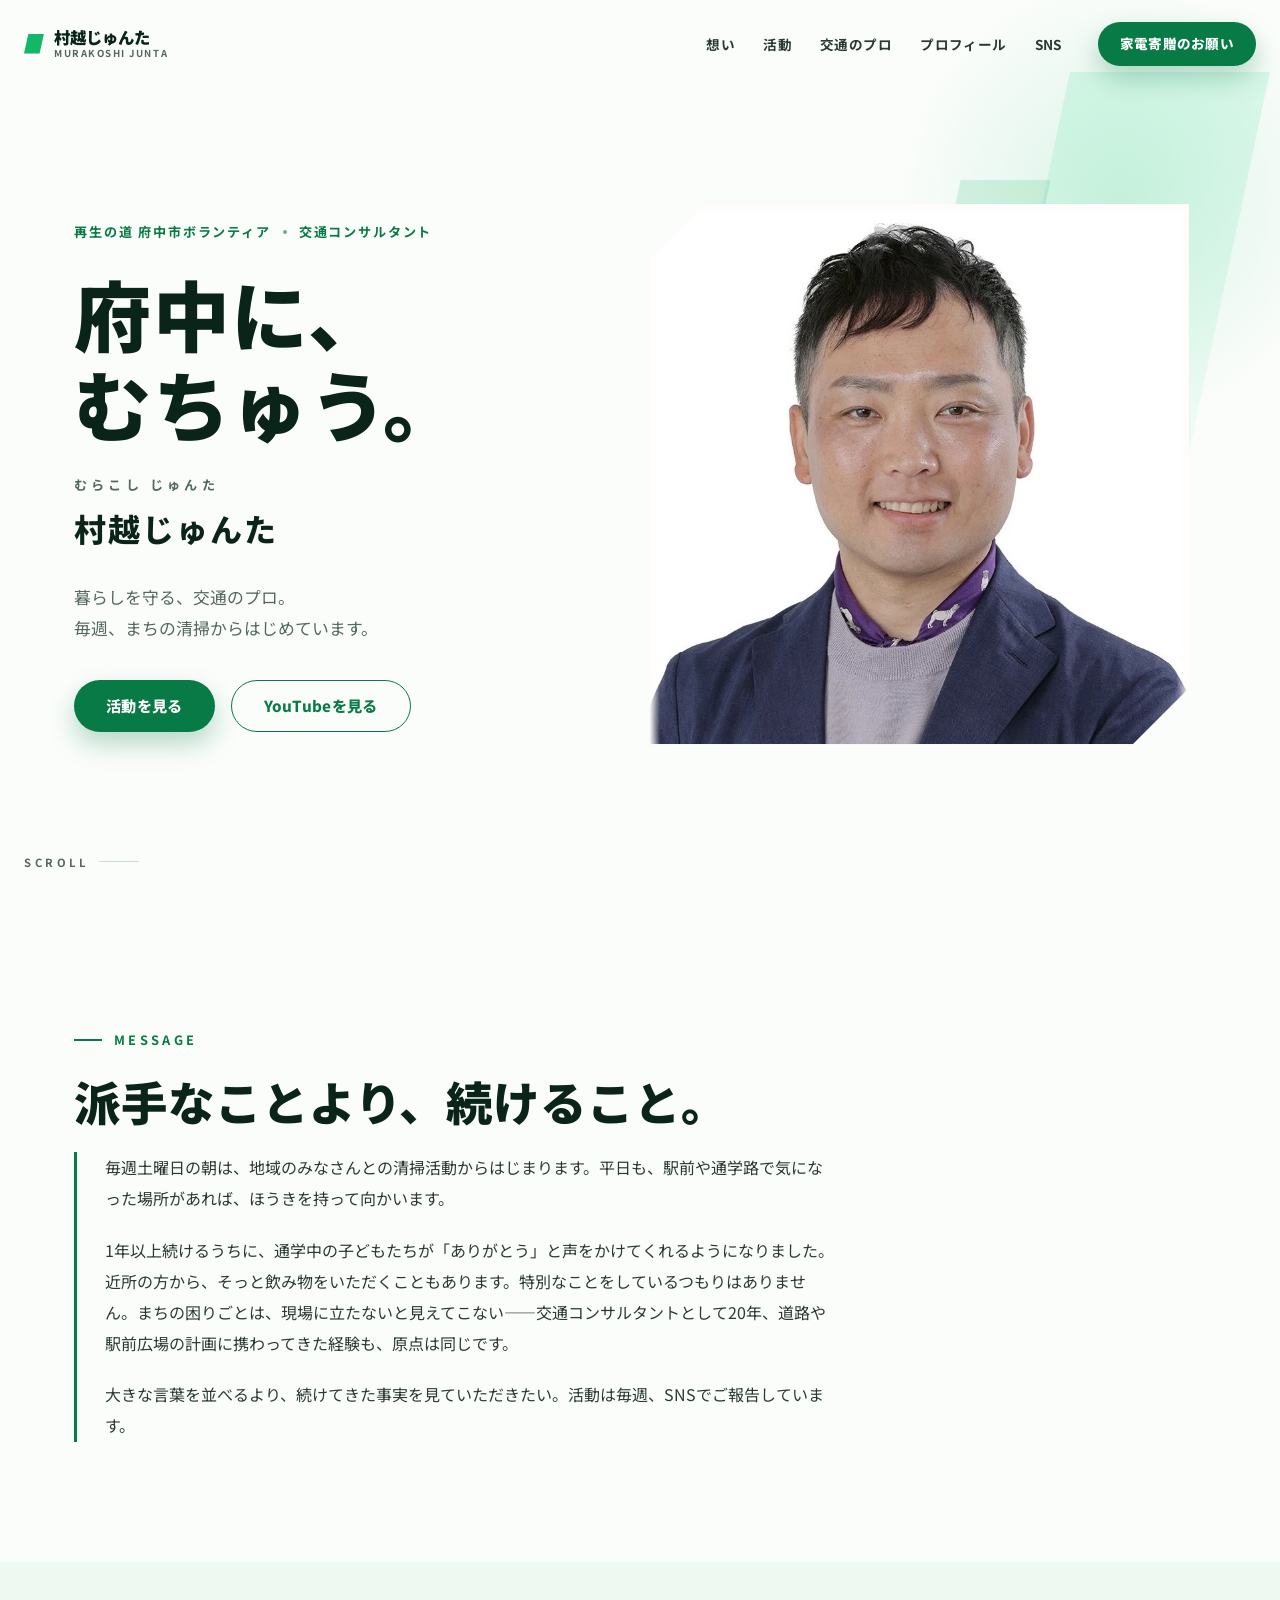
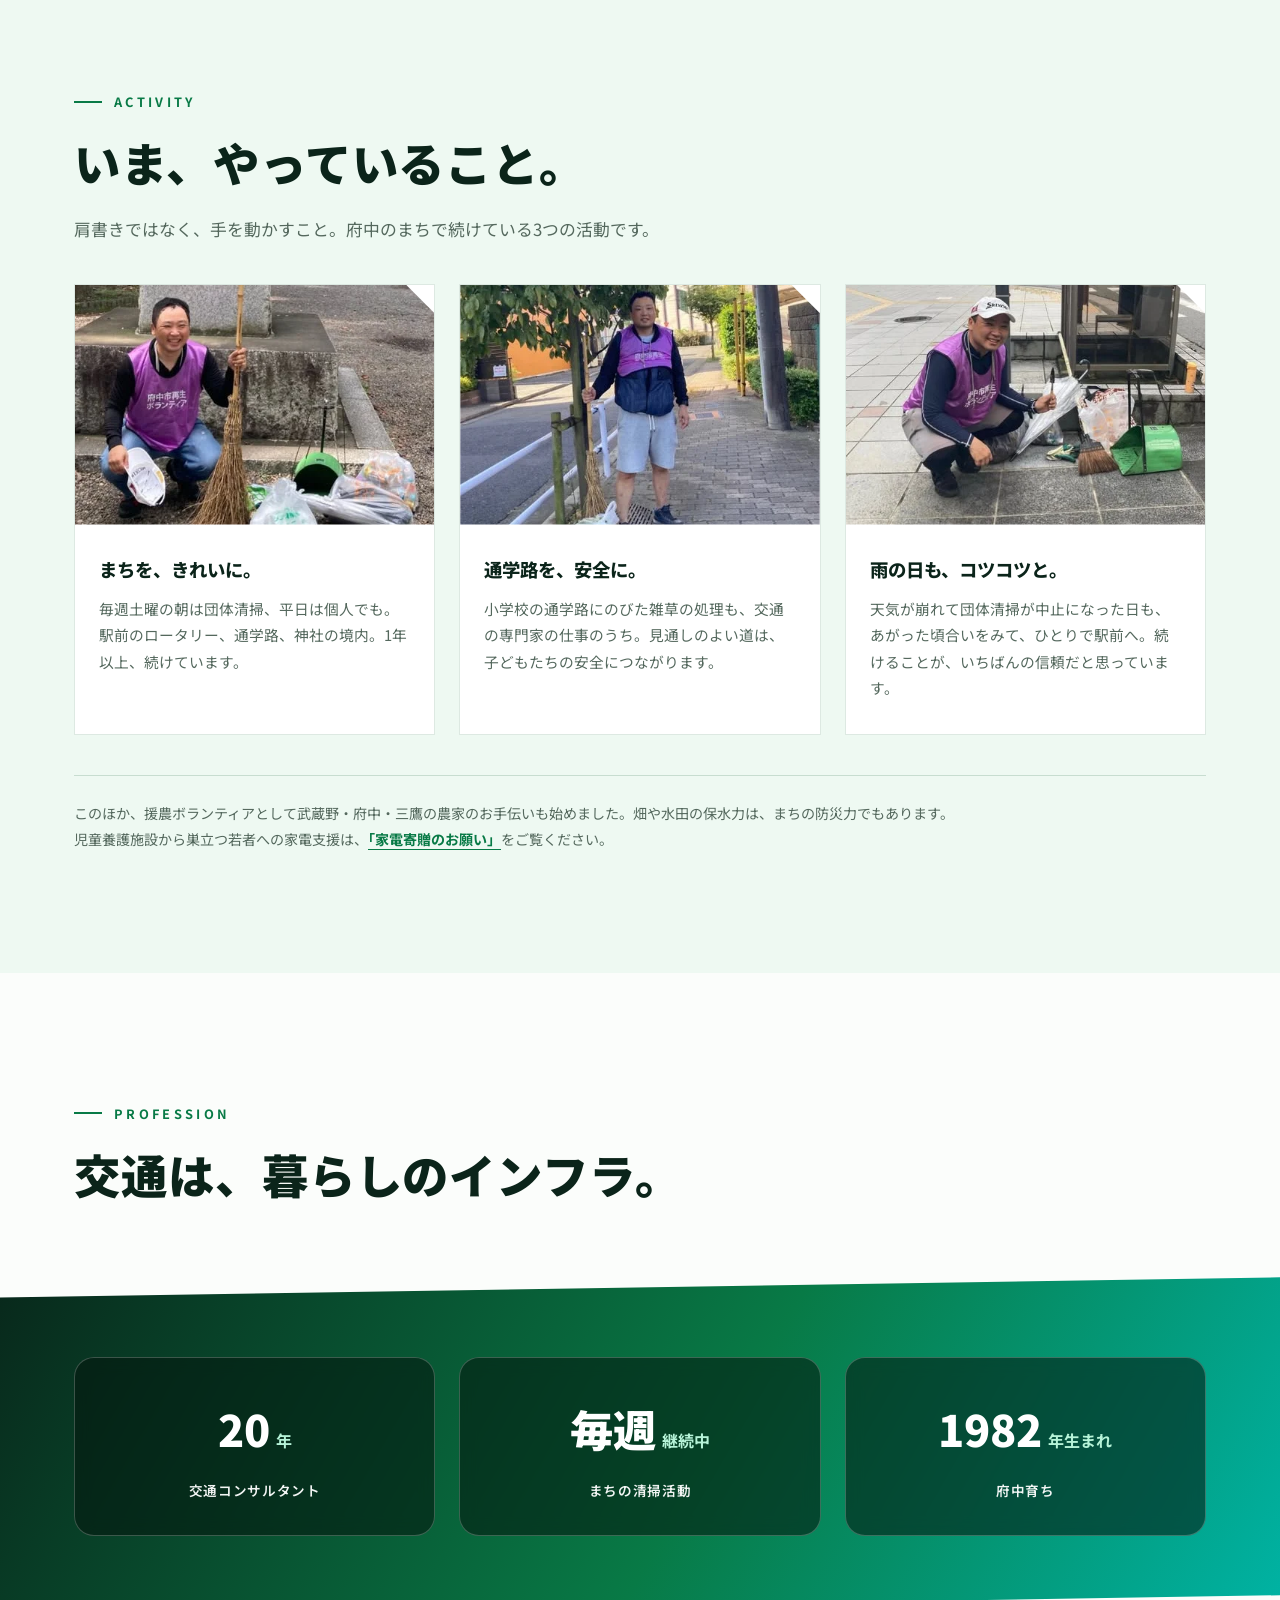
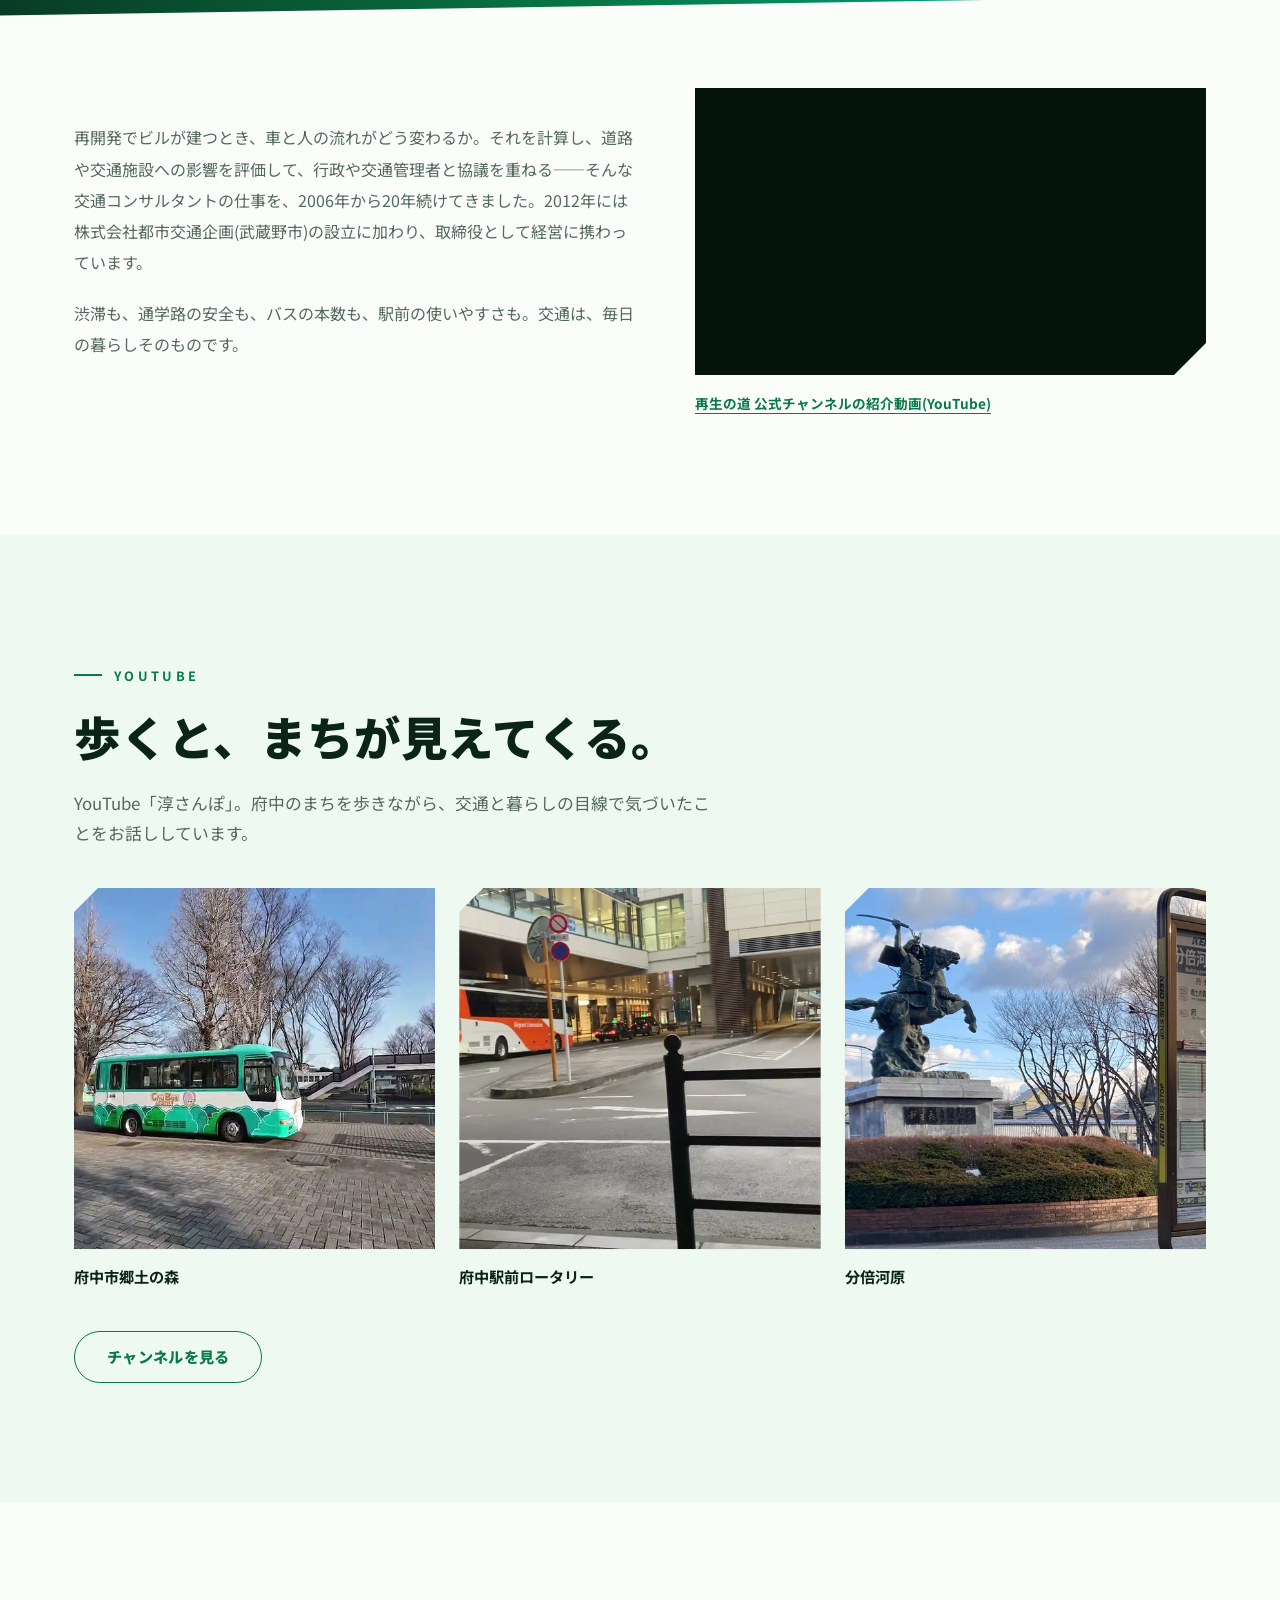
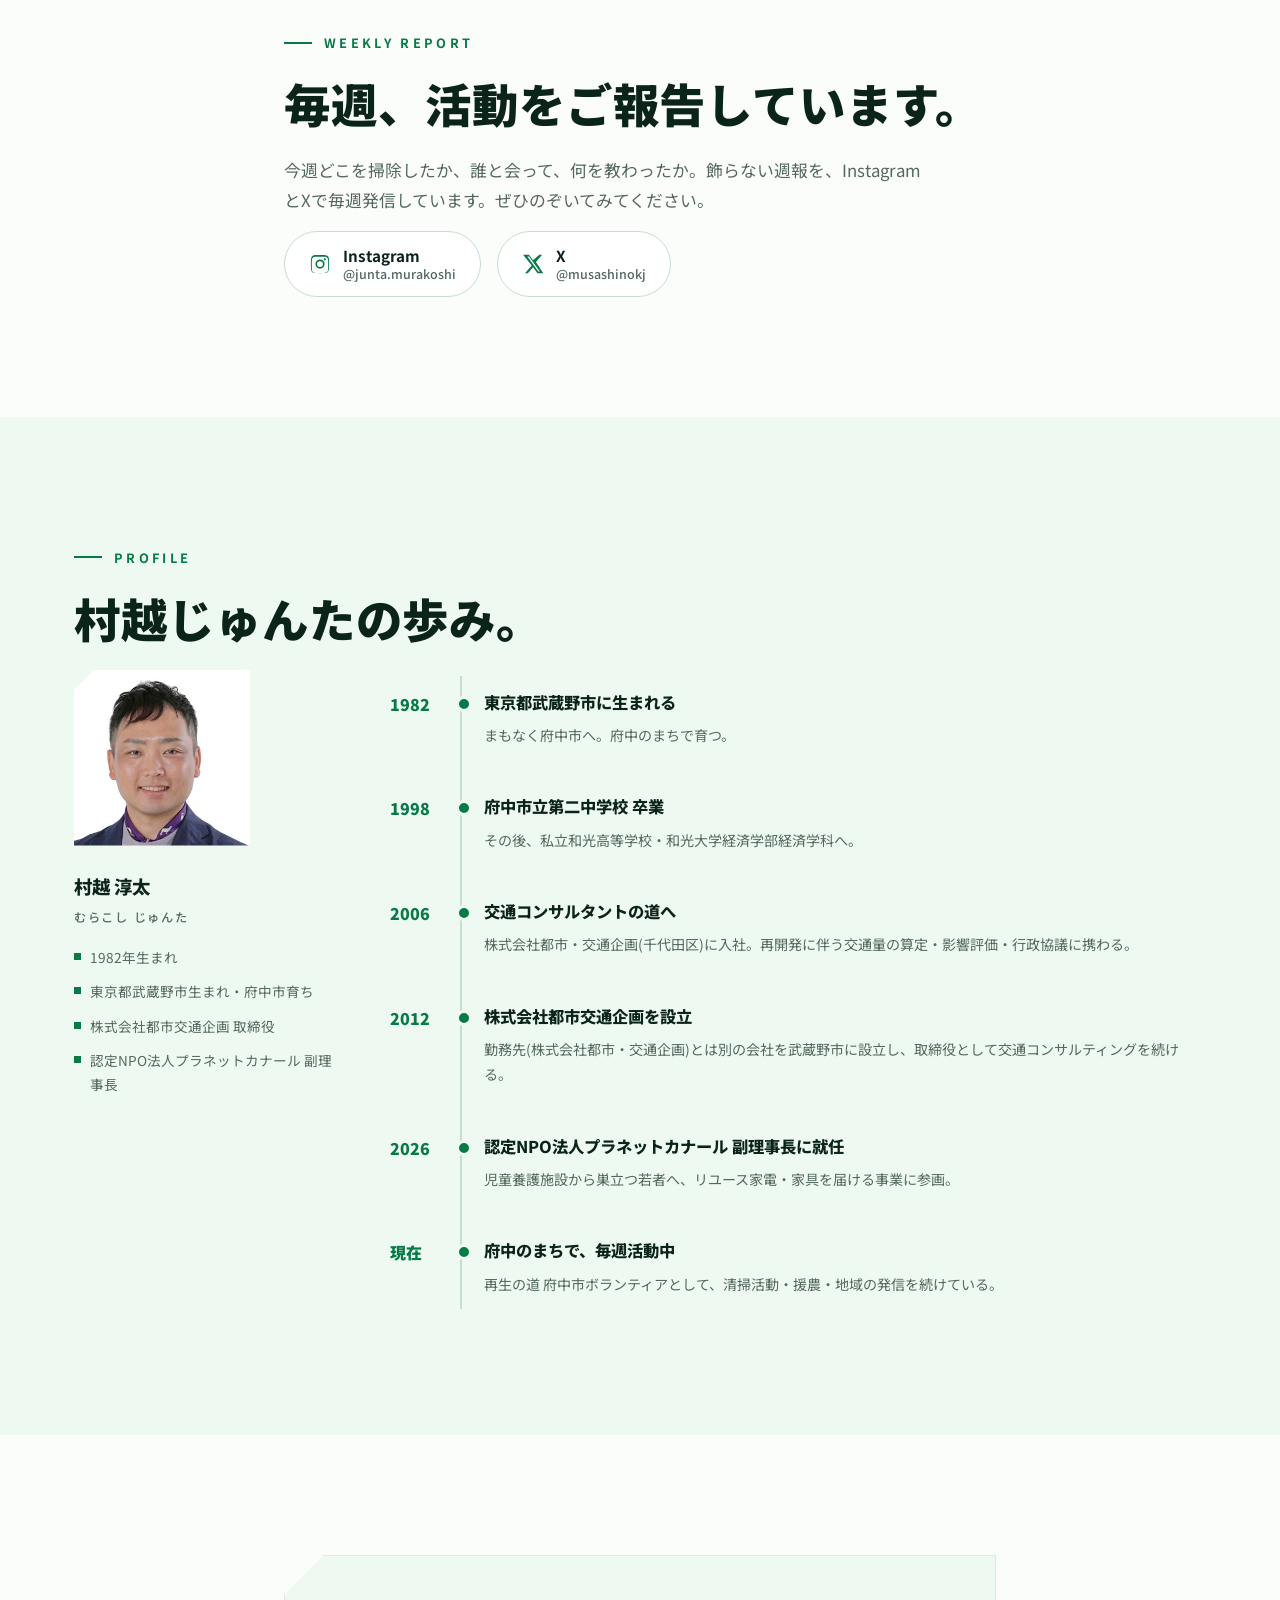
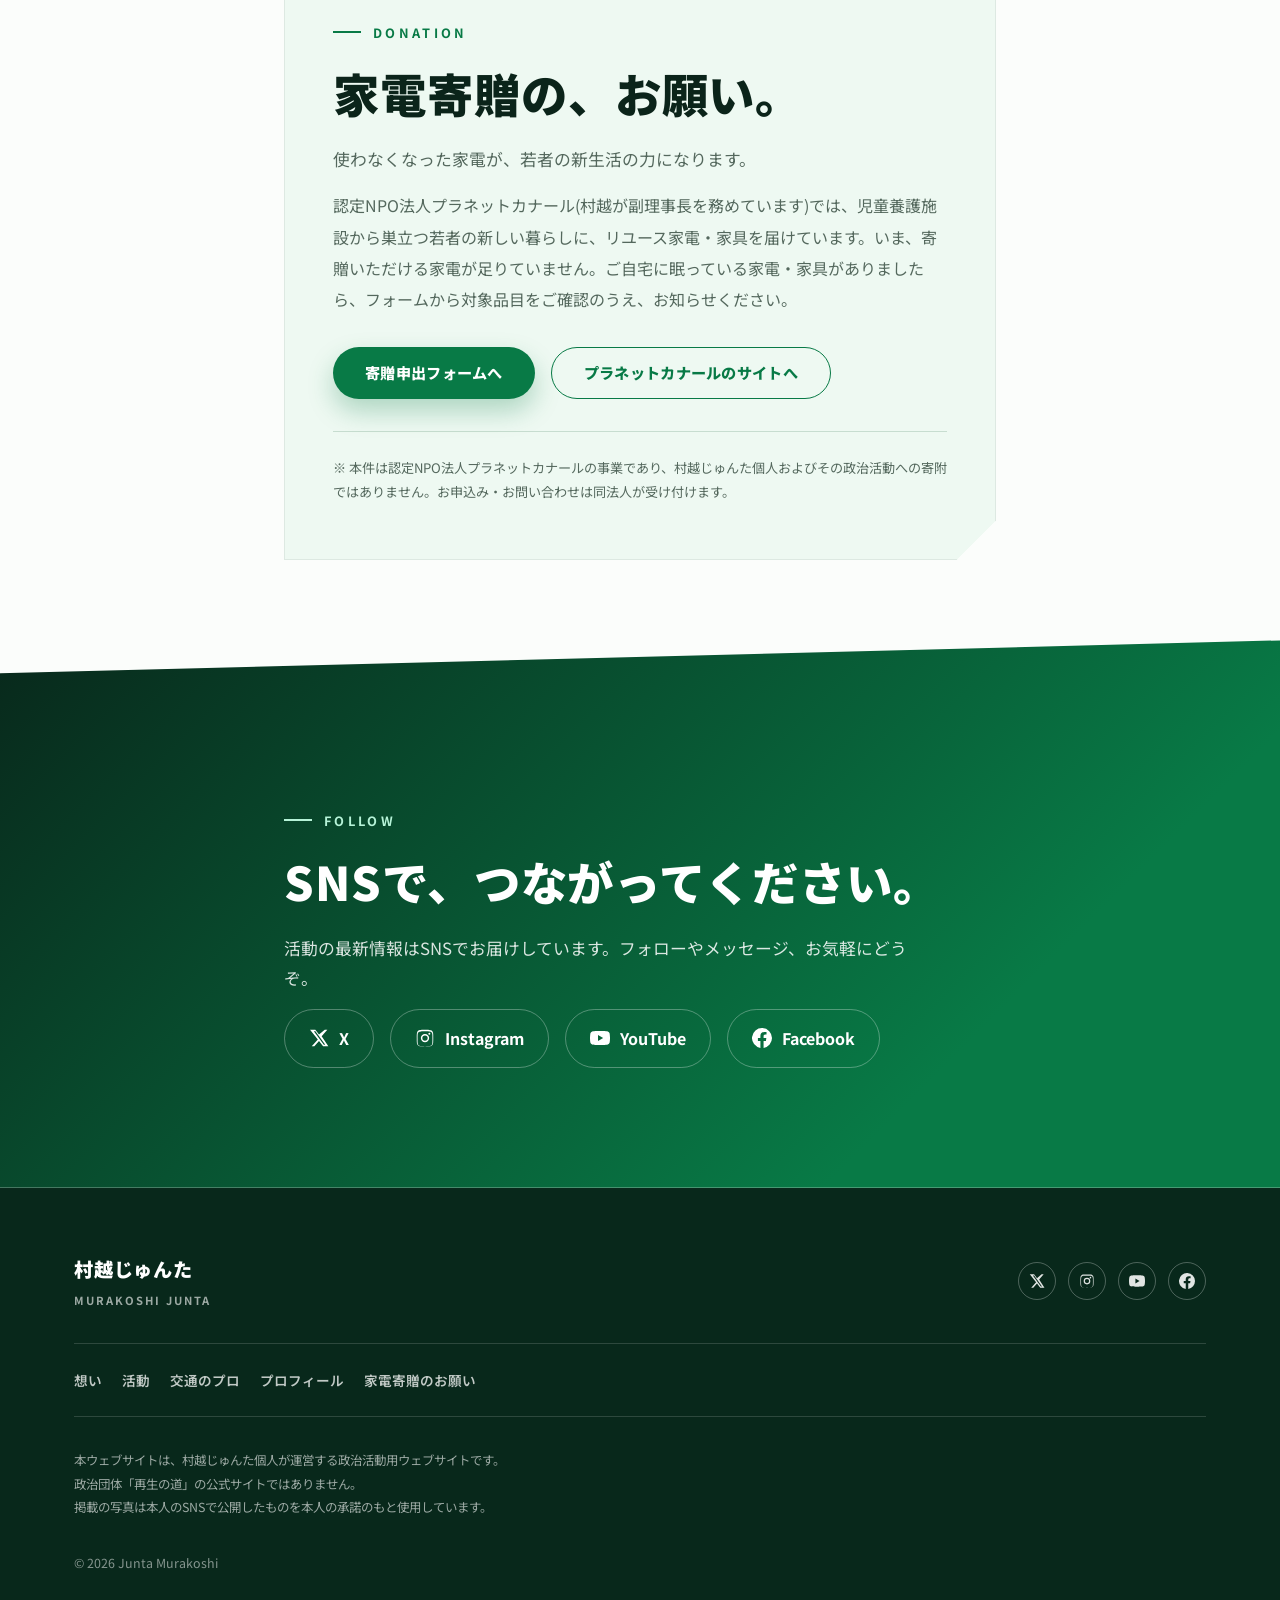
<file: patterns/pattern-10.html>
<!DOCTYPE html>
<html lang="ja">
<head>
<meta charset="UTF-8">
<meta name="viewport" content="width=device-width, initial-scale=1.0">
<meta name="robots" content="noindex, nofollow">
<title>村越じゅんた 公式サイト｜府中に、むちゅう。｜Fresh Green</title>
<meta name="description" content="村越じゅんた(むらこし じゅんた)公式サイト。交通コンサルタント20年。府中のまちで、毎週の清掃活動と子ども・若者への支援を続けています。">
<meta property="og:type" content="website">
<meta property="og:title" content="村越じゅんた 公式サイト｜府中に、むちゅう。">
<meta property="og:description" content="交通コンサルタント20年。府中のまちで、毎週の清掃活動と子ども・若者への支援を続けています。">
<meta property="og:image" content="../assets/img/ogp.png">
<meta name="twitter:card" content="summary_large_image">
<link rel="icon" href="../assets/img/favicon-64.png" type="image/png">
<link rel="apple-touch-icon" href="../assets/img/apple-touch-icon.png">
<link rel="preconnect" href="https://fonts.googleapis.com">
<link rel="preconnect" href="https://fonts.gstatic.com" crossorigin>
<link href="https://fonts.googleapis.com/css2?family=Noto+Sans+JP:wght@400;500;700;900&display=swap" rel="stylesheet">
<style>
:root{
  --bg:#fbfdfb;
  --surface:#ffffff;
  --surface-tint:#eef9f2;
  --ink:#0b241a;
  --text:#2a3a33;
  --text-sub:#54685d;
  --green:#12b76a;
  --green-deep:#087a46;
  --green-dark:#08281b;
  --mint:#b6f3d8;
  --teal:#00b3a4;
  --line:#dde9e2;
  --line-strong:#c7ddd0;
  --max:1180px;
  --shadow:0 24px 56px rgba(8,40,27,.12);
  --shadow-sm:0 10px 28px rgba(8,40,27,.08);
}
*{box-sizing:border-box;margin:0;padding:0;}
html{scroll-behavior:smooth;-webkit-text-size-adjust:100%;}
body{
  font-family:'Noto Sans JP',sans-serif;
  color:var(--text);
  background:var(--bg);
  line-height:1.8;
  overflow-x:hidden;
}
img{max-width:100%;display:block;}
a{color:inherit;text-decoration:none;}
ul,ol{list-style:none;}
button{font-family:inherit;}
::selection{background:var(--green-deep);color:#fff;}
.container{max-width:var(--max);margin:0 auto;padding:0 24px;}
.container--narrow{max-width:760px;}
.bleed{width:100vw;margin-left:calc(50% - 50vw);margin-right:calc(50% - 50vw);}
.section{padding:120px 0;position:relative;}
.section--tint{background:var(--surface-tint);}
@media (max-width:640px){.section{padding:64px 0;}}
.sp-only{display:none;}
@media (max-width:640px){.sp-only{display:inline;}}

.kicker{display:inline-flex;align-items:center;gap:12px;font-weight:700;font-size:.8rem;letter-spacing:.26em;color:var(--green-deep);text-transform:uppercase;margin-bottom:18px;}
.kicker::before{content:"";width:28px;height:2px;background:var(--green-deep);}
.kicker--light{color:var(--mint);}
.kicker--light::before{background:var(--mint);}
.h2{font-weight:900;font-size:clamp(1.9rem,4vw,2.9rem);color:var(--ink);line-height:1.35;letter-spacing:.02em;margin-bottom:20px;}
.h2--light{color:#fff;}
.lead{color:var(--text-sub);font-size:1.05rem;max-width:640px;margin-bottom:16px;}
.lead--light{color:rgba(255,255,255,.85);}

.btn{display:inline-flex;align-items:center;justify-content:center;height:52px;padding:0 32px;border-radius:999px;font-weight:800;font-size:.95rem;letter-spacing:.02em;transition:filter .25s,transform .25s,background .25s,border-color .25s;border:none;cursor:pointer;}
.btn--solid{background:var(--green-deep);color:#fff;box-shadow:0 12px 26px rgba(8,122,70,.28);}
.btn--solid:hover{filter:brightness(1.12);transform:translateY(-2px);}
.btn--ghost{background:transparent;color:var(--green-deep);border:1.5px solid var(--green-deep);}
.btn--ghost:hover{background:var(--surface-tint);transform:translateY(-2px);}
.btn--sm{height:44px;padding:0 22px;font-size:.85rem;}

.reveal{opacity:0;transform:translateY(24px);transition:opacity .7s ease,transform .7s ease;}
.reveal.is-visible{opacity:1;transform:translateY(0);}
@media (prefers-reduced-motion:reduce){
  html{scroll-behavior:auto!important;}
  .reveal{opacity:1!important;transform:none!important;transition:none!important;}
}

/* ===== Header ===== */
.header{position:fixed;top:0;left:0;right:0;z-index:1000;height:88px;display:flex;align-items:center;background:transparent;border-bottom:1px solid transparent;transition:background .3s,height .3s,border-color .3s,box-shadow .3s;}
.header.is-scrolled{height:68px;background:rgba(251,253,251,.92);backdrop-filter:blur(14px);-webkit-backdrop-filter:blur(14px);border-bottom-color:var(--line);box-shadow:0 8px 30px rgba(8,40,27,.06);}
.header__inner{width:100%;max-width:1280px;margin:0 auto;padding:0 24px;display:flex;align-items:center;justify-content:space-between;gap:24px;}
.logo{display:flex;align-items:center;gap:10px;font-weight:900;color:var(--ink);flex-shrink:0;}
.logo__mark{width:20px;height:20px;background:var(--green);clip-path:polygon(22% 0,100% 0,78% 100%,0 100%);flex-shrink:0;}
.logo__text{display:flex;flex-direction:column;line-height:1.2;font-size:1.02rem;}
.logo__text small{font-size:.6rem;font-weight:700;letter-spacing:.16em;color:var(--text-sub);}
.nav{display:flex;align-items:center;gap:24px;}
.nav__list{display:flex;gap:4px;}
.nav__list a{padding:8px 12px;font-size:.85rem;font-weight:700;color:var(--text);letter-spacing:.03em;border-radius:8px;transition:color .2s,background .2s;}
.nav__list a:hover{color:var(--green-deep);background:var(--surface-tint);}
.hamburger{display:none;width:40px;height:40px;flex-direction:column;align-items:center;justify-content:center;gap:6px;background:none;border:none;cursor:pointer;padding:0;flex-shrink:0;}
.hamburger span{width:22px;height:2px;background:var(--ink);border-radius:2px;transition:transform .3s ease,opacity .3s ease;}
.hamburger[aria-expanded="true"] span:nth-child(1){transform:translateY(4px) rotate(45deg);}
.hamburger[aria-expanded="true"] span:nth-child(2){transform:translateY(-4px) rotate(-45deg);}
@media (max-width:1020px){.nav{display:none;}.hamburger{display:flex;}}

.mobile-nav{display:none;position:fixed;inset:0;z-index:999;background:rgba(251,253,251,.98);backdrop-filter:blur(10px);flex-direction:column;align-items:center;justify-content:center;gap:6px;padding:100px 24px 40px;}
.mobile-nav.is-open{display:flex;}
.mobile-nav a{font-size:1.15rem;font-weight:800;color:var(--ink);padding:14px 0;}
.mobile-nav__cta{margin-top:16px;background:var(--green-deep);color:#fff;padding:14px 32px;border-radius:999px;}

/* ===== Hero ===== */
.hero{position:relative;overflow:hidden;min-height:100vh;display:flex;align-items:center;}
.hero__decor{position:absolute;inset:0;z-index:0;pointer-events:none;}
.hero__band{position:absolute;opacity:.5;}
.hero__band--1{width:200px;height:70%;right:6%;top:8%;background:linear-gradient(180deg,var(--mint),transparent);transform:skewX(-12deg);opacity:.45;}
.hero__band--2{width:90px;height:55%;right:22%;top:20%;background:linear-gradient(180deg,var(--green),transparent);transform:skewX(-12deg);opacity:.16;}
.hero__glow{position:absolute;width:640px;height:640px;right:-160px;top:-120px;border-radius:50%;background:radial-gradient(closest-side,rgba(18,183,106,.14),transparent 70%);}
.hero__inner{position:relative;z-index:1;width:100%;max-width:var(--max);margin:0 auto;padding:144px 24px 96px;display:grid;grid-template-columns:1fr 1.1fr;gap:36px;align-items:center;}
.hero__kicker{display:inline-flex;align-items:center;gap:12px;font-weight:700;font-size:.82rem;letter-spacing:.14em;color:var(--green-deep);margin-bottom:24px;}
.hero__kicker-sep{width:4px;height:4px;border-radius:50%;background:currentColor;opacity:.6;}
.hero__catch{font-weight:900;font-size:clamp(2.6rem,6.2vw,4.8rem);color:var(--ink);line-height:1.18;letter-spacing:.02em;margin-bottom:24px;}
.hero__name{display:flex;flex-direction:column;gap:4px;margin-bottom:24px;}
.hero__ruby{font-size:.82rem;font-weight:700;letter-spacing:.32em;color:var(--text-sub);}
.hero__mainname{font-size:clamp(1.5rem,2.6vw,2rem);font-weight:800;color:var(--ink);letter-spacing:.06em;}
.hero__lead{color:var(--text-sub);font-size:1.05rem;line-height:1.85;margin-bottom:36px;}
.hero__cta{display:flex;flex-wrap:wrap;gap:16px;}
.hero__visual{position:relative;display:flex;justify-content:center;}
.hero__panel{position:relative;width:min(94%,560px);aspect-ratio:807/808;clip-path:polygon(56px 0,100% 0,100% calc(100% - 56px),calc(100% - 56px) 100%,0 100%,0 56px);box-shadow:var(--shadow);background:var(--surface);}
.hero__panel img{width:100%;height:100%;object-fit:cover;display:block;}
.hero__scroll{position:absolute;left:24px;bottom:28px;z-index:1;font-size:.7rem;font-weight:700;letter-spacing:.32em;color:var(--text-sub);display:flex;align-items:center;gap:10px;}
.hero__scroll::after{content:"";width:40px;height:1px;background:var(--line-strong);}
@media (max-width:980px){
  .hero__inner{grid-template-columns:1fr;padding-top:128px;text-align:center;}
  .hero__kicker{justify-content:center;}
  .hero__cta{justify-content:center;}
  .hero__panel{width:min(80vw,420px);margin:0 auto;}
  .hero__scroll{display:none;}
  .hero__band--2{display:none;}
}

/* ===== Message ===== */
.message__body{max-width:760px;border-left:3px solid var(--green-deep);padding-left:28px;display:grid;gap:20px;color:var(--text);font-size:1rem;line-height:1.95;}
@media (max-width:640px){.message__body{padding-left:18px;}}

/* ===== Activity cards ===== */
.cards{display:grid;grid-template-columns:repeat(3,1fr);gap:24px;margin:40px 0 40px;}
.card{background:var(--surface);border:1px solid var(--line);transition:transform .3s,box-shadow .3s,border-color .3s;}
.card:hover{transform:translateY(-6px);box-shadow:var(--shadow-sm);border-color:var(--green-deep);}
.card__media{aspect-ratio:3/2;overflow:hidden;clip-path:polygon(0 0,calc(100% - 28px) 0,100% 28px,100% 100%,0 100%);}
.card__media img{width:100%;height:100%;object-fit:cover;display:block;transition:transform .6s;}
.card:hover .card__media img{transform:scale(1.06);}
.card__body{padding:28px 24px 32px;}
.card__body h3{font-weight:800;font-size:1.15rem;color:var(--ink);margin-bottom:10px;}
.card__body p{color:var(--text-sub);font-size:.92rem;line-height:1.8;}
.activity__note{color:var(--text-sub);font-size:.88rem;border-top:1px solid var(--line-strong);padding-top:24px;line-height:1.9;}
.activity__note a{color:var(--green-deep);font-weight:700;border-bottom:1px solid var(--green-deep);}
@media (max-width:900px){.cards{grid-template-columns:1fr;}}

/* ===== Work / stats ===== */
.work__head{margin-bottom:0;}
.stats{background:linear-gradient(120deg,var(--green-dark) 0%,var(--green-deep) 55%,var(--teal) 100%);clip-path:polygon(0 6%,100% 0,100% 94%,0 100%);padding:80px 0;margin:72px 0;}
.stats__inner{max-width:var(--max);margin:0 auto;padding:0 24px;display:grid;grid-template-columns:repeat(3,1fr);gap:24px;}
.stat{text-align:center;background:rgba(4,20,14,.55);border:1px solid rgba(255,255,255,.22);backdrop-filter:blur(8px);-webkit-backdrop-filter:blur(8px);padding:32px 20px;border-radius:20px;}
.stat__num{color:#fff;font-weight:900;font-size:clamp(2rem,4vw,2.7rem);display:flex;align-items:baseline;justify-content:center;gap:6px;}
.stat__num small{font-size:1rem;font-weight:700;color:var(--mint);}
.stat__label{margin-top:10px;color:rgba(255,255,255,.95);font-size:.85rem;font-weight:600;letter-spacing:.05em;}
@media (max-width:640px){.stats__inner{grid-template-columns:1fr;gap:16px;}.stats{padding:56px 0;margin:48px 0;}}

.work__grid{display:grid;grid-template-columns:1.05fr .95fr;gap:56px;align-items:center;margin-top:16px;}
.work__text p{color:var(--text-sub);margin-bottom:20px;font-size:1rem;line-height:1.95;}
.work__video{position:relative;aspect-ratio:16/9;overflow:hidden;clip-path:polygon(0 0,100% 0,100% calc(100% - 32px),calc(100% - 32px) 100%,0 100%);box-shadow:var(--shadow-sm);background:#04140d;}
.work__video iframe{position:absolute;inset:0;width:100%;height:100%;border:0;}
.work__caption{margin-top:16px;font-size:.85rem;}
.work__caption a{color:var(--green-deep);font-weight:700;border-bottom:1px solid var(--green-deep);}
@media (max-width:980px){.work__grid{grid-template-columns:1fr;gap:32px;}}

/* ===== Sanpo ===== */
.sanpo{display:grid;grid-template-columns:repeat(3,1fr);gap:24px;margin:40px 0 40px;}
.sanpo__item{display:block;}
.sanpo__frame{display:block;aspect-ratio:1/1;overflow:hidden;clip-path:polygon(24px 0,100% 0,100% 100%,0 100%,0 24px);box-shadow:var(--shadow-sm);}
.sanpo__frame img{width:100%;height:100%;object-fit:cover;display:block;transition:transform .6s;}
.sanpo__item:hover .sanpo__frame img{transform:scale(1.06);}
.sanpo__label{display:block;margin-top:14px;font-weight:700;color:var(--ink);font-size:.95rem;}
.section__more{margin-top:8px;}
@media (max-width:900px){.sanpo{grid-template-columns:1fr;max-width:420px;margin-inline:auto;}}

/* ===== Weekly chips ===== */
.chips{display:flex;flex-wrap:wrap;gap:16px;margin-top:8px;}
.chip{display:inline-flex;align-items:center;gap:12px;padding:14px 24px;border:1px solid var(--line-strong);border-radius:999px;background:var(--surface);transition:border-color .25s,transform .25s;}
.chip:hover{border-color:var(--green-deep);transform:translateY(-2px);}
.chip__icon{width:22px;height:22px;fill:var(--green-deep);flex-shrink:0;}
.chip span{display:flex;flex-direction:column;font-weight:700;color:var(--ink);font-size:.95rem;line-height:1.3;}
.chip small{font-weight:500;color:var(--text-sub);font-size:.78rem;}

/* ===== Profile ===== */
.profile{display:grid;grid-template-columns:260px 1fr;gap:56px;margin-top:16px;align-items:start;}
.profile__photo{width:176px;aspect-ratio:1/1;overflow:hidden;clip-path:polygon(20px 0,100% 0,100% 100%,0 100%,0 20px);box-shadow:var(--shadow-sm);margin-bottom:24px;}
.profile__photo img{width:100%;height:100%;object-fit:cover;}
.profile__name{font-weight:800;font-size:1.15rem;color:var(--ink);margin-bottom:16px;}
.profile__name span{display:block;font-weight:500;font-size:.76rem;color:var(--text-sub);letter-spacing:.14em;margin-top:4px;}
.profile__tags{display:grid;gap:10px;}
.profile__tags li{font-size:.85rem;color:var(--text-sub);padding-left:16px;position:relative;}
.profile__tags li::before{content:"";position:absolute;left:0;top:.6em;width:7px;height:7px;background:var(--green-deep);}
.timeline{position:relative;display:grid;gap:8px;}
.timeline::before{content:"";position:absolute;left:70px;top:6px;bottom:6px;width:2px;background:var(--line-strong);}
.timeline li{position:relative;display:grid;grid-template-columns:70px 1fr;gap:24px;padding:18px 0;}
.timeline li::after{content:"";position:absolute;left:66px;top:26px;width:10px;height:10px;border-radius:50%;background:var(--green-deep);border:3px solid var(--surface-tint);}
.timeline__year{font-weight:900;color:var(--green-deep);font-size:1rem;padding-top:2px;}
.timeline__body h3{font-weight:800;font-size:1.02rem;color:var(--ink);margin-bottom:6px;}
.timeline__body p{font-size:.88rem;color:var(--text-sub);line-height:1.8;}
@media (max-width:900px){.profile{grid-template-columns:1fr;gap:40px;}}
@media (max-width:480px){.timeline li{grid-template-columns:54px 1fr;gap:14px;}.timeline::before{left:54px;}.timeline li::after{left:50px;}}

/* ===== Reuse ===== */
.panel{background:var(--surface-tint);border:1px solid var(--line);padding:56px 48px;clip-path:polygon(40px 0,100% 0,100% calc(100% - 40px),calc(100% - 40px) 100%,0 100%,0 40px);}
.panel__text{color:var(--text-sub);margin:8px 0 32px;line-height:1.95;}
.panel__cta{display:flex;flex-wrap:wrap;gap:16px;margin-bottom:32px;}
.panel__note{font-size:.82rem;color:var(--text-sub);border-top:1px solid var(--line-strong);padding-top:24px;line-height:1.8;}
@media (max-width:640px){.panel{padding:40px 24px;clip-path:polygon(24px 0,100% 0,100% calc(100% - 24px),calc(100% - 24px) 100%,0 100%,0 24px);}}

/* ===== Contact (dark diagonal) ===== */
.contact-cta{background:linear-gradient(135deg,var(--green-dark),var(--green-deep) 75%);clip-path:polygon(0 6%,100% 0,100% 100%,0 100%);margin-top:-40px;padding-top:160px;}
.sns-grid{display:flex;flex-wrap:wrap;gap:16px;margin-top:16px;}
.sns-grid a{display:inline-flex;align-items:center;gap:10px;padding:14px 24px;border:1px solid rgba(255,255,255,.3);border-radius:999px;color:#fff;font-weight:700;transition:background .25s,border-color .25s,transform .25s;}
.sns-grid a:hover{background:rgba(255,255,255,.12);border-color:#fff;transform:translateY(-2px);}
.sns-grid svg{width:20px;height:20px;fill:#fff;}

/* ===== Footer ===== */
.footer{background:var(--green-dark);color:rgba(255,255,255,.8);padding:64px 0 40px;}
.footer__inner{display:flex;flex-direction:column;gap:32px;}
.footer__brand{display:flex;align-items:center;justify-content:space-between;flex-wrap:wrap;gap:20px;}
.footer__name{font-weight:900;font-size:1.2rem;color:#fff;display:flex;flex-direction:column;gap:4px;letter-spacing:.04em;}
.footer__name span{font-size:.7rem;font-weight:700;letter-spacing:.18em;color:rgba(255,255,255,.6);}
.footer__sns{display:flex;gap:12px;}
.footer__sns a{width:38px;height:38px;border-radius:50%;border:1px solid rgba(255,255,255,.28);display:flex;align-items:center;justify-content:center;transition:border-color .25s,background .25s;}
.footer__sns a:hover{border-color:var(--mint);background:rgba(255,255,255,.08);}
.footer__sns svg{width:16px;height:16px;fill:rgba(255,255,255,.88);}
.footer__nav{display:flex;flex-wrap:wrap;gap:20px;border-top:1px solid rgba(255,255,255,.15);border-bottom:1px solid rgba(255,255,255,.15);padding:24px 0;}
.footer__nav a{font-size:.85rem;color:rgba(255,255,255,.75);font-weight:600;transition:color .2s;}
.footer__nav a:hover{color:var(--mint);}
.footer__note{font-size:.78rem;color:rgba(255,255,255,.6);line-height:1.9;}
.footer__copy{font-size:.78rem;color:rgba(255,255,255,.5);}

.totop{position:fixed;right:24px;bottom:24px;z-index:900;width:48px;height:48px;border-radius:50%;background:var(--green-deep);color:#fff;display:flex;align-items:center;justify-content:center;opacity:0;pointer-events:none;transform:translateY(12px);transition:opacity .3s,transform .3s,filter .25s;}
.totop svg{width:18px;height:18px;stroke:currentColor;stroke-width:2;fill:none;stroke-linecap:round;stroke-linejoin:round;}
.totop.is-show{opacity:1;pointer-events:auto;transform:translateY(0);}
.totop:hover{filter:brightness(1.15);}
</style>
</head>
<body>

<header class="header" id="siteHeader">
  <div class="header__inner">
    <a class="logo" href="#top">
      <span class="logo__mark" aria-hidden="true"></span>
      <span class="logo__text">村越じゅんた<small>MURAKOSHI JUNTA</small></span>
    </a>
    <nav class="nav" aria-label="メインナビゲーション">
      <ul class="nav__list">
        <li><a href="#message">想い</a></li>
        <li><a href="#activity">活動</a></li>
        <li><a href="#work">交通のプロ</a></li>
        <li><a href="#profile">プロフィール</a></li>
        <li><a href="#contact">SNS</a></li>
      </ul>
      <a class="btn btn--solid btn--sm" href="#reuse">家電寄贈のお願い</a>
    </nav>
    <button class="hamburger" id="hamburger" aria-expanded="false" aria-controls="mobileNav" aria-label="メニューを開く">
      <span></span><span></span>
    </button>
  </div>
</header>

<nav class="mobile-nav" id="mobileNav" aria-label="モバイルナビゲーション">
  <a href="#message">想い</a>
  <a href="#activity">活動</a>
  <a href="#work">交通のプロ</a>
  <a href="#profile">プロフィール</a>
  <a href="#contact">SNS</a>
  <a class="mobile-nav__cta" href="#reuse">家電寄贈のお願い</a>
</nav>

<main>

<!-- ============ HERO ============ -->
<section class="hero" id="top">
  <div class="hero__decor" aria-hidden="true">
    <span class="hero__band hero__band--1"></span>
    <span class="hero__band hero__band--2"></span>
    <span class="hero__glow"></span>
  </div>
  <div class="hero__inner">
    <div class="hero__copy">
      <p class="hero__kicker"><span>再生の道 府中市ボランティア</span><i class="hero__kicker-sep" aria-hidden="true"></i><span>交通コンサルタント</span></p>
      <h1 class="hero__catch">府中に、<br>むちゅう。</h1>
      <p class="hero__name">
        <span class="hero__ruby">むらこし じゅんた</span>
        <span class="hero__mainname">村越じゅんた</span>
      </p>
      <p class="hero__lead">暮らしを守る、交通のプロ。<br>毎週、まちの清掃からはじめています。</p>
      <div class="hero__cta">
        <a class="btn btn--solid" href="#activity">活動を見る</a>
        <a class="btn btn--ghost" href="https://www.youtube.com/@Junta.Murakoshi" target="_blank" rel="noopener">YouTubeを見る</a>
      </div>
    </div>
    <div class="hero__visual">
      <div class="hero__panel">
        <img src="../assets/img/hero_portrait.webp" width="807" height="808"
             alt="村越じゅんたのポートレート。紺のジャケットに紫のスカーフ、笑顔" fetchpriority="high">
      </div>
    </div>
  </div>
  <p class="hero__scroll" aria-hidden="true">SCROLL</p>
</section>

<!-- ============ MESSAGE ============ -->
<section class="section" id="message">
  <div class="container">
    <p class="kicker reveal">MESSAGE</p>
    <h2 class="h2 reveal">派手なことより、<br class="sp-only">続けること。</h2>
    <div class="message__body reveal">
      <p>毎週土曜日の朝は、地域のみなさんとの清掃活動からはじまります。平日も、駅前や通学路で気になった場所があれば、ほうきを持って向かいます。</p>
      <p>1年以上続けるうちに、通学中の子どもたちが「ありがとう」と声をかけてくれるようになりました。近所の方から、そっと飲み物をいただくこともあります。特別なことをしているつもりはありません。まちの困りごとは、現場に立たないと見えてこない――交通コンサルタントとして20年、道路や駅前広場の計画に携わってきた経験も、原点は同じです。</p>
      <p>大きな言葉を並べるより、続けてきた事実を見ていただきたい。活動は毎週、SNSでご報告しています。</p>
    </div>
  </div>
</section>

<!-- ============ ACTIVITY ============ -->
<section class="section section--tint" id="activity">
  <div class="container">
    <p class="kicker reveal">ACTIVITY</p>
    <h2 class="h2 reveal">いま、やっていること。</h2>
    <p class="lead reveal">肩書きではなく、手を動かすこと。府中のまちで続けている3つの活動です。</p>
    <div class="cards reveal">
      <article class="card">
        <div class="card__media">
          <img src="../assets/img/act_shrine.webp" width="480" height="320" loading="lazy"
               alt="府中市再生ボランティアのビブスを着て、神社の境内でほうきとごみ袋を手に清掃する村越じゅんた">
        </div>
        <div class="card__body">
          <h3>まちを、きれいに。</h3>
          <p>毎週土曜の朝は団体清掃、平日は個人でも。駅前のロータリー、通学路、神社の境内。1年以上、続けています。</p>
        </div>
      </article>
      <article class="card">
        <div class="card__media">
          <img src="../assets/img/act_street.webp" width="480" height="320" loading="lazy"
               alt="通学路の歩道で、集めた草のごみ袋とともに立つ村越じゅんた">
        </div>
        <div class="card__body">
          <h3>通学路を、安全に。</h3>
          <p>小学校の通学路にのびた雑草の処理も、交通の専門家の仕事のうち。見通しのよい道は、子どもたちの安全につながります。</p>
        </div>
      </article>
      <article class="card">
        <div class="card__media">
          <img src="../assets/img/act_bus.webp" width="495" height="330" loading="lazy"
               alt="雨上がりのバス停で、ほうきとちりとりを手にしゃがんで笑う村越じゅんた">
        </div>
        <div class="card__body">
          <h3>雨の日も、コツコツと。</h3>
          <p>天気が崩れて団体清掃が中止になった日も、あがった頃合いをみて、ひとりで駅前へ。続けることが、いちばんの信頼だと思っています。</p>
        </div>
      </article>
    </div>
    <p class="activity__note reveal">このほか、援農ボランティアとして武蔵野・府中・三鷹の農家のお手伝いも始めました。畑や水田の保水力は、まちの防災力でもあります。<br>児童養護施設から巣立つ若者への家電支援は、<a href="#reuse">「家電寄贈のお願い」</a>をご覧ください。</p>
  </div>
</section>

<!-- ============ WORK ============ -->
<section class="section" id="work">
  <div class="container work__head">
    <p class="kicker reveal">PROFESSION</p>
    <h2 class="h2 reveal">交通は、暮らしの<br class="sp-only">インフラ。</h2>
  </div>
  <div class="bleed">
    <div class="stats reveal">
      <div class="stats__inner">
        <div class="stat">
          <div class="stat__num"><span>20</span><small>年</small></div>
          <div class="stat__label">交通コンサルタント</div>
        </div>
        <div class="stat">
          <div class="stat__num"><span>毎週</span><small>継続中</small></div>
          <div class="stat__label">まちの清掃活動</div>
        </div>
        <div class="stat">
          <div class="stat__num"><span>1982</span><small>年生まれ</small></div>
          <div class="stat__label">府中育ち</div>
        </div>
      </div>
    </div>
  </div>
  <div class="container work__grid">
    <div class="work__text reveal">
      <p>再開発でビルが建つとき、車と人の流れがどう変わるか。それを計算し、道路や交通施設への影響を評価して、行政や交通管理者と協議を重ねる――そんな交通コンサルタントの仕事を、2006年から20年続けてきました。2012年には株式会社都市交通企画(武蔵野市)の設立に加わり、取締役として経営に携わっています。</p>
      <p>渋滞も、通学路の安全も、バスの本数も、駅前の使いやすさも。交通は、毎日の暮らしそのものです。</p>
    </div>
    <figure class="work__media reveal">
      <div class="work__video">
        <iframe src="https://www.youtube-nocookie.com/embed/B7JWWvv4Uy0" title="【再生の道】「暮らしを守る交通のプロ」交通専門コンサルタント・村越じゅんた(府中市)"
                loading="lazy" allow="accelerometer; autoplay; clipboard-write; encrypted-media; gyroscope; picture-in-picture; web-share"
                referrerpolicy="strict-origin-when-cross-origin" allowfullscreen></iframe>
      </div>
      <figcaption class="work__caption">
        <a href="https://www.youtube.com/watch?v=B7JWWvv4Uy0" target="_blank" rel="noopener">再生の道 公式チャンネルの紹介動画(YouTube)</a>
      </figcaption>
    </figure>
  </div>
</section>

<!-- ============ SANPO ============ -->
<section class="section section--tint" id="sanpo">
  <div class="container">
    <p class="kicker reveal">YOUTUBE</p>
    <h2 class="h2 reveal">歩くと、まちが<br class="sp-only">見えてくる。</h2>
    <p class="lead reveal">YouTube「淳さんぽ」。府中のまちを歩きながら、交通と暮らしの目線で気づいたことをお話ししています。</p>
    <div class="sanpo reveal">
      <a class="sanpo__item" href="https://www.youtube.com/watch?v=P18rnRufKVE" target="_blank" rel="noopener">
        <span class="sanpo__frame"><img src="../assets/img/sanpo_kyodo.webp" width="560" height="560" loading="lazy" alt="淳さんぽ 府中市郷土の森の回のサムネイル。コミュニティバス「ちゅうバス」"></span>
        <span class="sanpo__label">府中市郷土の森</span>
      </a>
      <a class="sanpo__item" href="https://www.youtube.com/watch?v=SL5E2aWD_Wo" target="_blank" rel="noopener">
        <span class="sanpo__frame"><img src="../assets/img/sanpo_fuchueki.webp" width="560" height="560" loading="lazy" alt="淳さんぽ 府中駅前ロータリーの回のサムネイル"></span>
        <span class="sanpo__label">府中駅前ロータリー</span>
      </a>
      <a class="sanpo__item" href="https://www.youtube.com/watch?v=EZQrBDZMz8U" target="_blank" rel="noopener">
        <span class="sanpo__frame"><img src="../assets/img/sanpo_bubai.webp" width="560" height="560" loading="lazy" alt="淳さんぽ 分倍河原の回のサムネイル"></span>
        <span class="sanpo__label">分倍河原</span>
      </a>
    </div>
    <div class="section__more reveal">
      <a class="btn btn--ghost" href="https://www.youtube.com/@Junta.Murakoshi" target="_blank" rel="noopener">チャンネルを見る</a>
    </div>
  </div>
</section>

<!-- ============ WEEKLY ============ -->
<section class="section" id="weekly">
  <div class="container container--narrow">
    <p class="kicker reveal">WEEKLY REPORT</p>
    <h2 class="h2 reveal">毎週、活動を<br class="sp-only">ご報告しています。</h2>
    <p class="lead reveal">今週どこを掃除したか、誰と会って、何を教わったか。飾らない週報を、InstagramとXで毎週発信しています。ぜひのぞいてみてください。</p>
    <div class="chips reveal">
      <a class="chip" href="https://www.instagram.com/junta.murakoshi" target="_blank" rel="noopener">
        <svg class="chip__icon" viewBox="0 0 24 24" aria-hidden="true"><path d="M12 2.2c3.2 0 3.6 0 4.9.1 1.2.1 1.8.2 2.2.4.6.2 1 .5 1.4.9.4.4.7.8.9 1.4.2.4.4 1 .4 2.2.1 1.3.1 1.6.1 4.9s0 3.6-.1 4.9c-.1 1.2-.2 1.8-.4 2.2-.2.6-.5 1-.9 1.4-.4.4-.8.7-1.4.9-.4.2-1 .4-2.2.4-1.3.1-1.6.1-4.9.1s-3.6 0-4.9-.1c-1.2-.1-1.8-.2-2.2-.4-.6-.2-1-.5-1.4-.9-.4-.4-.7-.8-.9-1.4-.2-.4-.4-1-.4-2.2-.1-1.3-.1-1.6-.1-4.9s0-3.6.1-4.9c.1-1.2.2-1.8.4-2.2.2-.6.5-1 .9-1.4.4-.4.8-.7 1.4-.9.4-.2 1-.4 2.2-.4 1.3-.1 1.6-.1 4.9-.1zm0 1.8c-3.1 0-3.5 0-4.8.1-1.1.1-1.5.2-1.9.3-.5.2-.8.4-1.1.7-.3.3-.5.6-.7 1.1-.1.4-.3.8-.3 1.9-.1 1.2-.1 1.6-.1 4.8s0 3.5.1 4.8c.1 1.1.2 1.5.3 1.9.2.5.4.8.7 1.1.3.3.6.5 1.1.7.4.1.8.3 1.9.3 1.2.1 1.6.1 4.8.1s3.5 0 4.8-.1c1.1-.1 1.5-.2 1.9-.3.5-.2.8-.4 1.1-.7.3-.3.5-.6.7-1.1.1-.4.3-.8.3-1.9.1-1.2.1-1.6.1-4.8s0-3.5-.1-4.8c-.1-1.1-.2-1.5-.3-1.9-.2-.5-.4-.8-.7-1.1-.3-.3-.6-.5-1.1-.7-.4-.1-.8-.3-1.9-.3-1.2-.1-1.6-.1-4.8-.1zm0 3.1a5 5 0 1 1 0 10 5 5 0 0 1 0-10zm0 1.8a3.2 3.2 0 1 0 0 6.4 3.2 3.2 0 0 0 0-6.4zm5.2-3.1a1.2 1.2 0 1 1 0 2.4 1.2 1.2 0 0 1 0-2.4z"/></svg>
        <span>Instagram<small>@junta.murakoshi</small></span>
      </a>
      <a class="chip" href="https://x.com/musashinokj" target="_blank" rel="noopener">
        <svg class="chip__icon" viewBox="0 0 24 24" aria-hidden="true"><path d="M18.9 2H22l-6.8 7.8L23.2 22h-6.3l-4.9-6.4L6.4 22H3.3l7.3-8.3L1.2 2h6.4l4.4 5.9L18.9 2zm-1.1 18.1h1.7L7.7 3.8H5.8l12 16.3z"/></svg>
        <span>X<small>@musashinokj</small></span>
      </a>
    </div>
  </div>
</section>

<!-- ============ PROFILE ============ -->
<section class="section section--tint" id="profile">
  <div class="container">
    <p class="kicker reveal">PROFILE</p>
    <h2 class="h2 reveal">村越じゅんたの歩み。</h2>
    <div class="profile reveal">
      <div class="profile__side">
        <div class="profile__photo">
          <img src="../assets/img/profile_square.webp" width="300" height="300" loading="lazy" alt="村越じゅんたの顔写真">
        </div>
        <p class="profile__name">村越 淳太<span>むらこし じゅんた</span></p>
        <ul class="profile__tags">
          <li>1982年生まれ</li>
          <li>東京都武蔵野市生まれ・府中市育ち</li>
          <li>株式会社都市交通企画 取締役</li>
          <li>認定NPO法人プラネットカナール 副理事長</li>
        </ul>
      </div>
      <ol class="timeline">
        <li>
          <span class="timeline__year">1982</span>
          <div class="timeline__body"><h3>東京都武蔵野市に生まれる</h3><p>まもなく府中市へ。府中のまちで育つ。</p></div>
        </li>
        <li>
          <span class="timeline__year">1998</span>
          <div class="timeline__body"><h3>府中市立第二中学校 卒業</h3><p>その後、私立和光高等学校・和光大学経済学部経済学科へ。</p></div>
        </li>
        <li>
          <span class="timeline__year">2006</span>
          <div class="timeline__body"><h3>交通コンサルタントの道へ</h3><p>株式会社都市・交通企画(千代田区)に入社。再開発に伴う交通量の算定・影響評価・行政協議に携わる。</p></div>
        </li>
        <li>
          <span class="timeline__year">2012</span>
          <div class="timeline__body"><h3>株式会社都市交通企画を設立</h3><p>勤務先(株式会社都市・交通企画)とは別の会社を武蔵野市に設立し、取締役として交通コンサルティングを続ける。</p></div>
        </li>
        <li>
          <span class="timeline__year">2026</span>
          <div class="timeline__body"><h3>認定NPO法人プラネットカナール 副理事長に就任</h3><p>児童養護施設から巣立つ若者へ、リユース家電・家具を届ける事業に参画。</p></div>
        </li>
        <li>
          <span class="timeline__year">現在</span>
          <div class="timeline__body"><h3>府中のまちで、毎週活動中</h3><p>再生の道 府中市ボランティアとして、清掃活動・援農・地域の発信を続けている。</p></div>
        </li>
      </ol>
    </div>
  </div>
</section>

<!-- ============ REUSE ============ -->
<section class="section" id="reuse">
  <div class="container container--narrow">
    <div class="panel reveal">
      <p class="kicker">DONATION</p>
      <h2 class="h2">家電寄贈の、<br class="sp-only">お願い。</h2>
      <p class="lead">使わなくなった家電が、若者の新生活の力になります。</p>
      <p class="panel__text">認定NPO法人プラネットカナール(村越が副理事長を務めています)では、児童養護施設から巣立つ若者の新しい暮らしに、リユース家電・家具を届けています。いま、寄贈いただける家電が足りていません。ご自宅に眠っている家電・家具がありましたら、フォームから対象品目をご確認のうえ、お知らせください。</p>
      <div class="panel__cta">
        <a class="btn btn--solid" href="https://docs.google.com/forms/d/e/1FAIpQLSe4DnVeYI9LdldJdtuti_cgeQETK0g8HhqURRJVZ_h4wasCOg/viewform" target="_blank" rel="noopener">寄贈申出フォームへ</a>
        <a class="btn btn--ghost" href="https://planetcanal.org/" target="_blank" rel="noopener">プラネットカナールのサイトへ</a>
      </div>
      <p class="panel__note">※ 本件は認定NPO法人プラネットカナールの事業であり、村越じゅんた個人およびその政治活動への寄附ではありません。お申込み・お問い合わせは同法人が受け付けます。</p>
    </div>
  </div>
</section>

<!-- ============ CONTACT ============ -->
<section class="section bleed contact-cta" id="contact">
  <div class="container container--narrow">
    <p class="kicker kicker--light reveal">FOLLOW</p>
    <h2 class="h2 h2--light reveal">SNSで、<br class="sp-only">つながってください。</h2>
    <p class="lead lead--light reveal">活動の最新情報はSNSでお届けしています。フォローやメッセージ、お気軽にどうぞ。</p>
    <ul class="sns-grid reveal">
      <li><a href="https://x.com/musashinokj" target="_blank" rel="noopener" aria-label="X(旧Twitter) @musashinokj">
        <svg viewBox="0 0 24 24" aria-hidden="true"><path d="M18.9 2H22l-6.8 7.8L23.2 22h-6.3l-4.9-6.4L6.4 22H3.3l7.3-8.3L1.2 2h6.4l4.4 5.9L18.9 2zm-1.1 18.1h1.7L7.7 3.8H5.8l12 16.3z"/></svg>
        <span>X</span></a></li>
      <li><a href="https://www.instagram.com/junta.murakoshi" target="_blank" rel="noopener" aria-label="Instagram @junta.murakoshi">
        <svg viewBox="0 0 24 24" aria-hidden="true"><path d="M12 2.2c3.2 0 3.6 0 4.9.1 1.2.1 1.8.2 2.2.4.6.2 1 .5 1.4.9.4.4.7.8.9 1.4.2.4.4 1 .4 2.2.1 1.3.1 1.6.1 4.9s0 3.6-.1 4.9c-.1 1.2-.2 1.8-.4 2.2-.2.6-.5 1-.9 1.4-.4.4-.8.7-1.4.9-.4.2-1 .4-2.2.4-1.3.1-1.6.1-4.9.1s-3.6 0-4.9-.1c-1.2-.1-1.8-.2-2.2-.4-.6-.2-1-.5-1.4-.9-.4-.4-.7-.8-.9-1.4-.2-.4-.4-1-.4-2.2-.1-1.3-.1-1.6-.1-4.9s0-3.6.1-4.9c.1-1.2.2-1.8.4-2.2.2-.6.5-1 .9-1.4.4-.4.8-.7 1.4-.9.4-.2 1-.4 2.2-.4 1.3-.1 1.6-.1 4.9-.1zm0 1.8c-3.1 0-3.5 0-4.8.1-1.1.1-1.5.2-1.9.3-.5.2-.8.4-1.1.7-.3.3-.5.6-.7 1.1-.1.4-.3.8-.3 1.9-.1 1.2-.1 1.6-.1 4.8s0 3.5.1 4.8c.1 1.1.2 1.5.3 1.9.2.5.4.8.7 1.1.3.3.6.5 1.1.7.4.1.8.3 1.9.3 1.2.1 1.6.1 4.8.1s3.5 0 4.8-.1c1.1-.1 1.5-.2 1.9-.3.5-.2.8-.4 1.1-.7.3-.3.5-.6.7-1.1.1-.4.3-.8.3-1.9.1-1.2.1-1.6.1-4.8s0-3.5-.1-4.8c-.1-1.1-.2-1.5-.3-1.9-.2-.5-.4-.8-.7-1.1-.3-.3-.6-.5-1.1-.7-.4-.1-.8-.3-1.9-.3-1.2-.1-1.6-.1-4.8-.1zm0 3.1a5 5 0 1 1 0 10 5 5 0 0 1 0-10zm0 1.8a3.2 3.2 0 1 0 0 6.4 3.2 3.2 0 0 0 0-6.4zm5.2-3.1a1.2 1.2 0 1 1 0 2.4 1.2 1.2 0 0 1 0-2.4z"/></svg>
        <span>Instagram</span></a></li>
      <li><a href="https://www.youtube.com/@Junta.Murakoshi" target="_blank" rel="noopener" aria-label="YouTube 村越じゅんたチャンネル">
        <svg viewBox="0 0 24 24" aria-hidden="true"><path d="M23.5 6.2a3 3 0 0 0-2.1-2.1C19.5 3.5 12 3.5 12 3.5s-7.5 0-9.4.6A3 3 0 0 0 .5 6.2 31.3 31.3 0 0 0 0 12a31.3 31.3 0 0 0 .5 5.8 3 3 0 0 0 2.1 2.1c1.9.6 9.4.6 9.4.6s7.5 0 9.4-.6a3 3 0 0 0 2.1-2.1A31.3 31.3 0 0 0 24 12a31.3 31.3 0 0 0-.5-5.8zM9.6 15.6V8.4L15.8 12l-6.2 3.6z"/></svg>
        <span>YouTube</span></a></li>
      <li><a href="https://www.facebook.com/JuntaMurakoshi" target="_blank" rel="noopener" aria-label="Facebook 村越じゅんた">
        <svg viewBox="0 0 24 24" aria-hidden="true"><path d="M24 12a12 12 0 1 0-13.9 11.9v-8.4h-3V12h3V9.4c0-3 1.8-4.7 4.6-4.7 1.3 0 2.7.2 2.7.2v3h-1.5c-1.5 0-2 .9-2 1.9V12h3.3l-.5 3.5h-2.8v8.4A12 12 0 0 0 24 12z"/></svg>
        <span>Facebook</span></a></li>
    </ul>
  </div>
</section>

</main>

<footer class="footer">
  <div class="container footer__inner">
    <div class="footer__brand">
      <p class="footer__name">村越じゅんた<span>MURAKOSHI JUNTA</span></p>
      <div class="footer__sns">
        <a href="https://x.com/musashinokj" target="_blank" rel="noopener" aria-label="X">
          <svg viewBox="0 0 24 24" aria-hidden="true"><path d="M18.9 2H22l-6.8 7.8L23.2 22h-6.3l-4.9-6.4L6.4 22H3.3l7.3-8.3L1.2 2h6.4l4.4 5.9L18.9 2zm-1.1 18.1h1.7L7.7 3.8H5.8l12 16.3z"/></svg>
        </a>
        <a href="https://www.instagram.com/junta.murakoshi" target="_blank" rel="noopener" aria-label="Instagram">
          <svg viewBox="0 0 24 24" aria-hidden="true"><path d="M12 2.2c3.2 0 3.6 0 4.9.1 1.2.1 1.8.2 2.2.4.6.2 1 .5 1.4.9.4.4.7.8.9 1.4.2.4.4 1 .4 2.2.1 1.3.1 1.6.1 4.9s0 3.6-.1 4.9c-.1 1.2-.2 1.8-.4 2.2-.2.6-.5 1-.9 1.4-.4.4-.8.7-1.4.9-.4.2-1 .4-2.2.4-1.3.1-1.6.1-4.9.1s-3.6 0-4.9-.1c-1.2-.1-1.8-.2-2.2-.4-.6-.2-1-.5-1.4-.9-.4-.4-.7-.8-.9-1.4-.2-.4-.4-1-.4-2.2-.1-1.3-.1-1.6-.1-4.9s0-3.6.1-4.9c.1-1.2.2-1.8.4-2.2.2-.6.5-1 .9-1.4.4-.4.8-.7 1.4-.9.4-.2 1-.4 2.2-.4 1.3-.1 1.6-.1 4.9-.1zm0 1.8c-3.1 0-3.5 0-4.8.1-1.1.1-1.5.2-1.9.3-.5.2-.8.4-1.1.7-.3.3-.5.6-.7 1.1-.1.4-.3.8-.3 1.9-.1 1.2-.1 1.6-.1 4.8s0 3.5.1 4.8c.1 1.1.2 1.5.3 1.9.2.5.4.8.7 1.1.3.3.6.5 1.1.7.4.1.8.3 1.9.3 1.2.1 1.6.1 4.8.1s3.5 0 4.8-.1c1.1-.1 1.5-.2 1.9-.3.5-.2.8-.4 1.1-.7.3-.3.5-.6.7-1.1.1-.4.3-.8.3-1.9.1-1.2.1-1.6.1-4.8s0-3.5-.1-4.8c-.1-1.1-.2-1.5-.3-1.9-.2-.5-.4-.8-.7-1.1-.3-.3-.6-.5-1.1-.7-.4-.1-.8-.3-1.9-.3-1.2-.1-1.6-.1-4.8-.1zm0 3.1a5 5 0 1 1 0 10 5 5 0 0 1 0-10zm0 1.8a3.2 3.2 0 1 0 0 6.4 3.2 3.2 0 0 0 0-6.4zm5.2-3.1a1.2 1.2 0 1 1 0 2.4 1.2 1.2 0 0 1 0-2.4z"/></svg>
        </a>
        <a href="https://www.youtube.com/@Junta.Murakoshi" target="_blank" rel="noopener" aria-label="YouTube">
          <svg viewBox="0 0 24 24" aria-hidden="true"><path d="M23.5 6.2a3 3 0 0 0-2.1-2.1C19.5 3.5 12 3.5 12 3.5s-7.5 0-9.4.6A3 3 0 0 0 .5 6.2 31.3 31.3 0 0 0 0 12a31.3 31.3 0 0 0 .5 5.8 3 3 0 0 0 2.1 2.1c1.9.6 9.4.6 9.4.6s7.5 0 9.4-.6a3 3 0 0 0 2.1-2.1A31.3 31.3 0 0 0 24 12a31.3 31.3 0 0 0-.5-5.8zM9.6 15.6V8.4L15.8 12l-6.2 3.6z"/></svg>
        </a>
        <a href="https://www.facebook.com/JuntaMurakoshi" target="_blank" rel="noopener" aria-label="Facebook">
          <svg viewBox="0 0 24 24" aria-hidden="true"><path d="M24 12a12 12 0 1 0-13.9 11.9v-8.4h-3V12h3V9.4c0-3 1.8-4.7 4.6-4.7 1.3 0 2.7.2 2.7.2v3h-1.5c-1.5 0-2 .9-2 1.9V12h3.3l-.5 3.5h-2.8v8.4A12 12 0 0 0 24 12z"/></svg>
        </a>
      </div>
    </div>
    <nav class="footer__nav" aria-label="フッターナビゲーション">
      <a href="#message">想い</a>
      <a href="#activity">活動</a>
      <a href="#work">交通のプロ</a>
      <a href="#profile">プロフィール</a>
      <a href="#reuse">家電寄贈のお願い</a>
    </nav>
    <p class="footer__note">本ウェブサイトは、村越じゅんた個人が運営する政治活動用ウェブサイトです。<br>政治団体「再生の道」の公式サイトではありません。<br>掲載の写真は本人のSNSで公開したものを本人の承諾のもと使用しています。</p>
    <p class="footer__copy">&copy; 2026 Junta Murakoshi</p>
  </div>
</footer>

<a class="totop" id="toTop" href="#top" aria-label="ページの先頭へ戻る">
  <svg viewBox="0 0 24 24" aria-hidden="true"><path d="M18 15l-6-6-6 6"/></svg>
</a>

<script>
(function(){
  var header=document.getElementById('siteHeader');
  var toTop=document.getElementById('toTop');
  window.addEventListener('scroll',function(){
    var y=window.scrollY||document.documentElement.scrollTop;
    header.classList.toggle('is-scrolled', y>30);
    toTop.classList.toggle('is-show', y>500);
  },{passive:true});

  var hamburger=document.getElementById('hamburger');
  var mobileNav=document.getElementById('mobileNav');
  hamburger.addEventListener('click',function(){
    var open = hamburger.getAttribute('aria-expanded')==='true';
    hamburger.setAttribute('aria-expanded', String(!open));
    mobileNav.classList.toggle('is-open', !open);
    document.body.style.overflow = !open ? 'hidden':'';
  });
  mobileNav.querySelectorAll('a').forEach(function(a){
    a.addEventListener('click',function(){
      hamburger.setAttribute('aria-expanded','false');
      mobileNav.classList.remove('is-open');
      document.body.style.overflow='';
    });
  });

  var reduceMotion = window.matchMedia('(prefers-reduced-motion: reduce)').matches;
  if(!reduceMotion && 'IntersectionObserver' in window){
    var io=new IntersectionObserver(function(entries){
      entries.forEach(function(entry){
        if(entry.isIntersecting){entry.target.classList.add('is-visible'); io.unobserve(entry.target);}
      });
    },{threshold:.12});
    document.querySelectorAll('.reveal').forEach(function(el){io.observe(el);});
  } else {
    document.querySelectorAll('.reveal').forEach(function(el){el.classList.add('is-visible');});
  }
})();
</script>
</body>
</html>
</file>
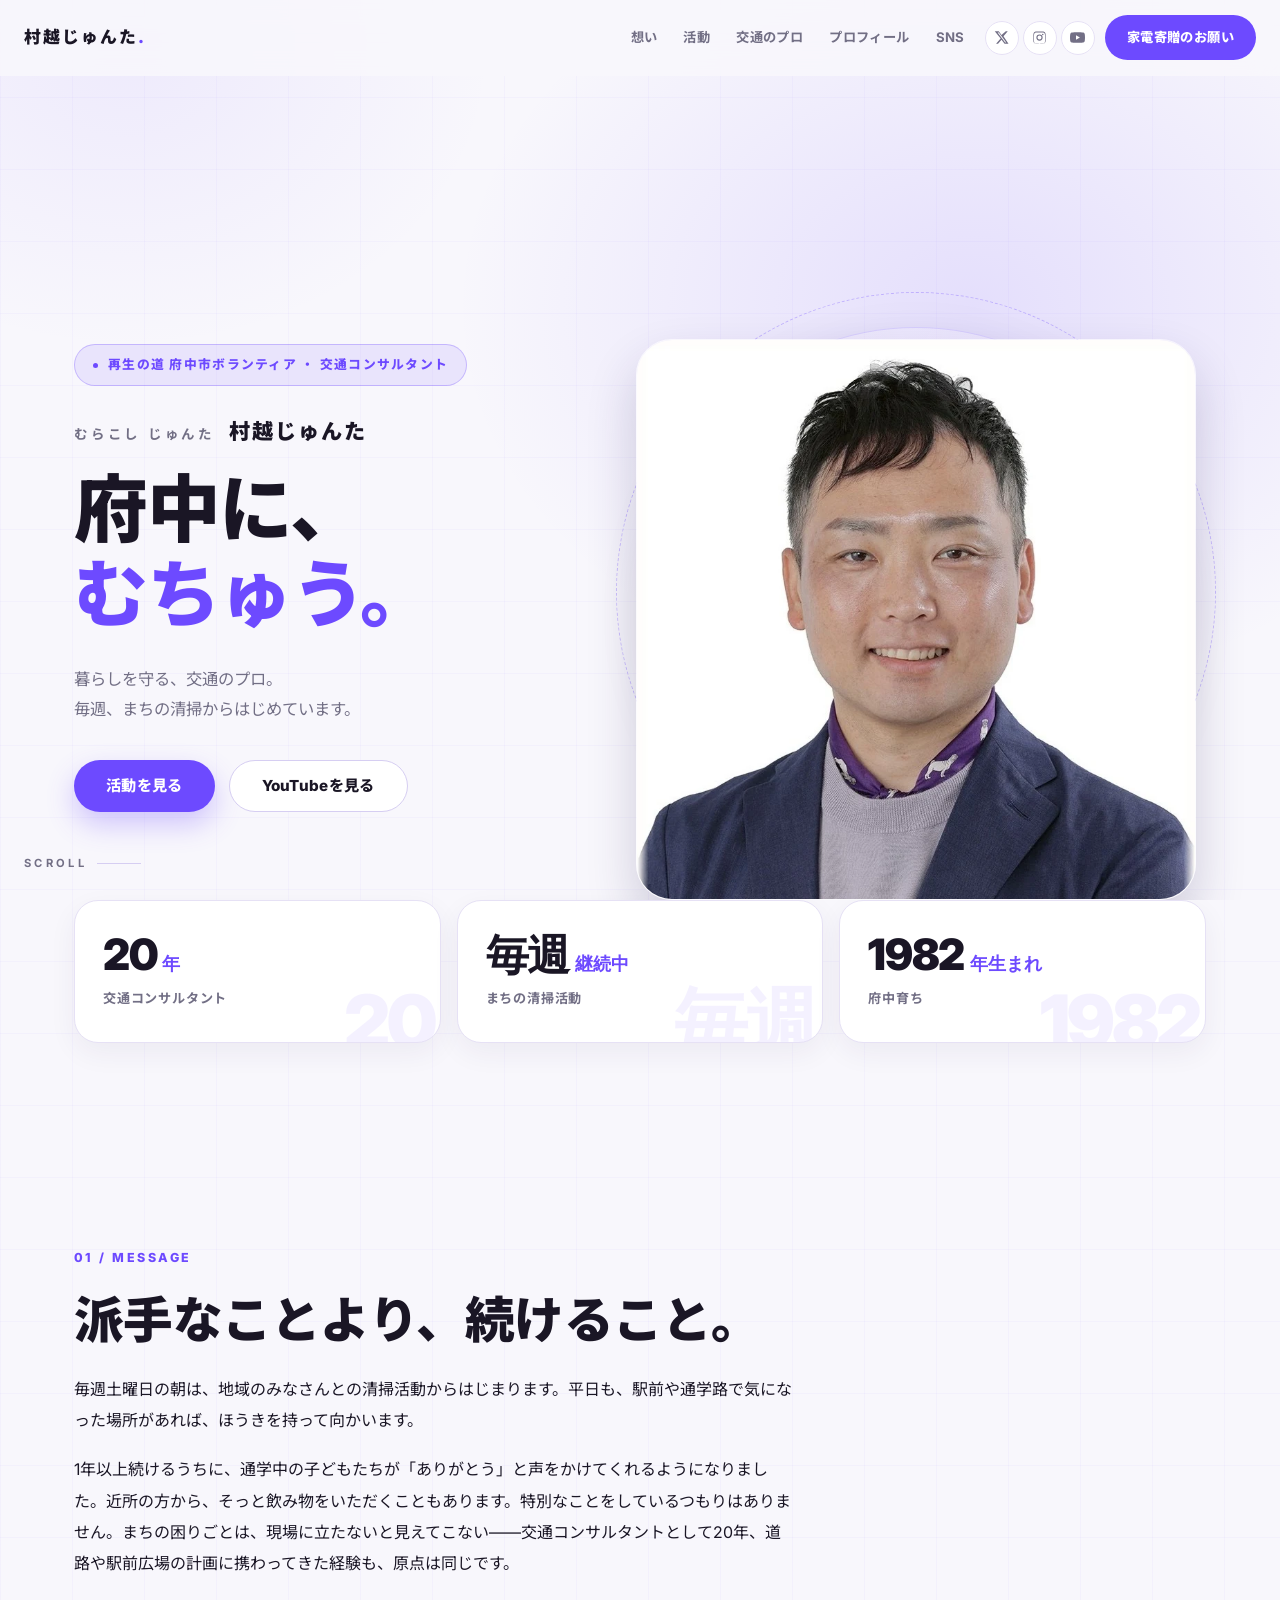
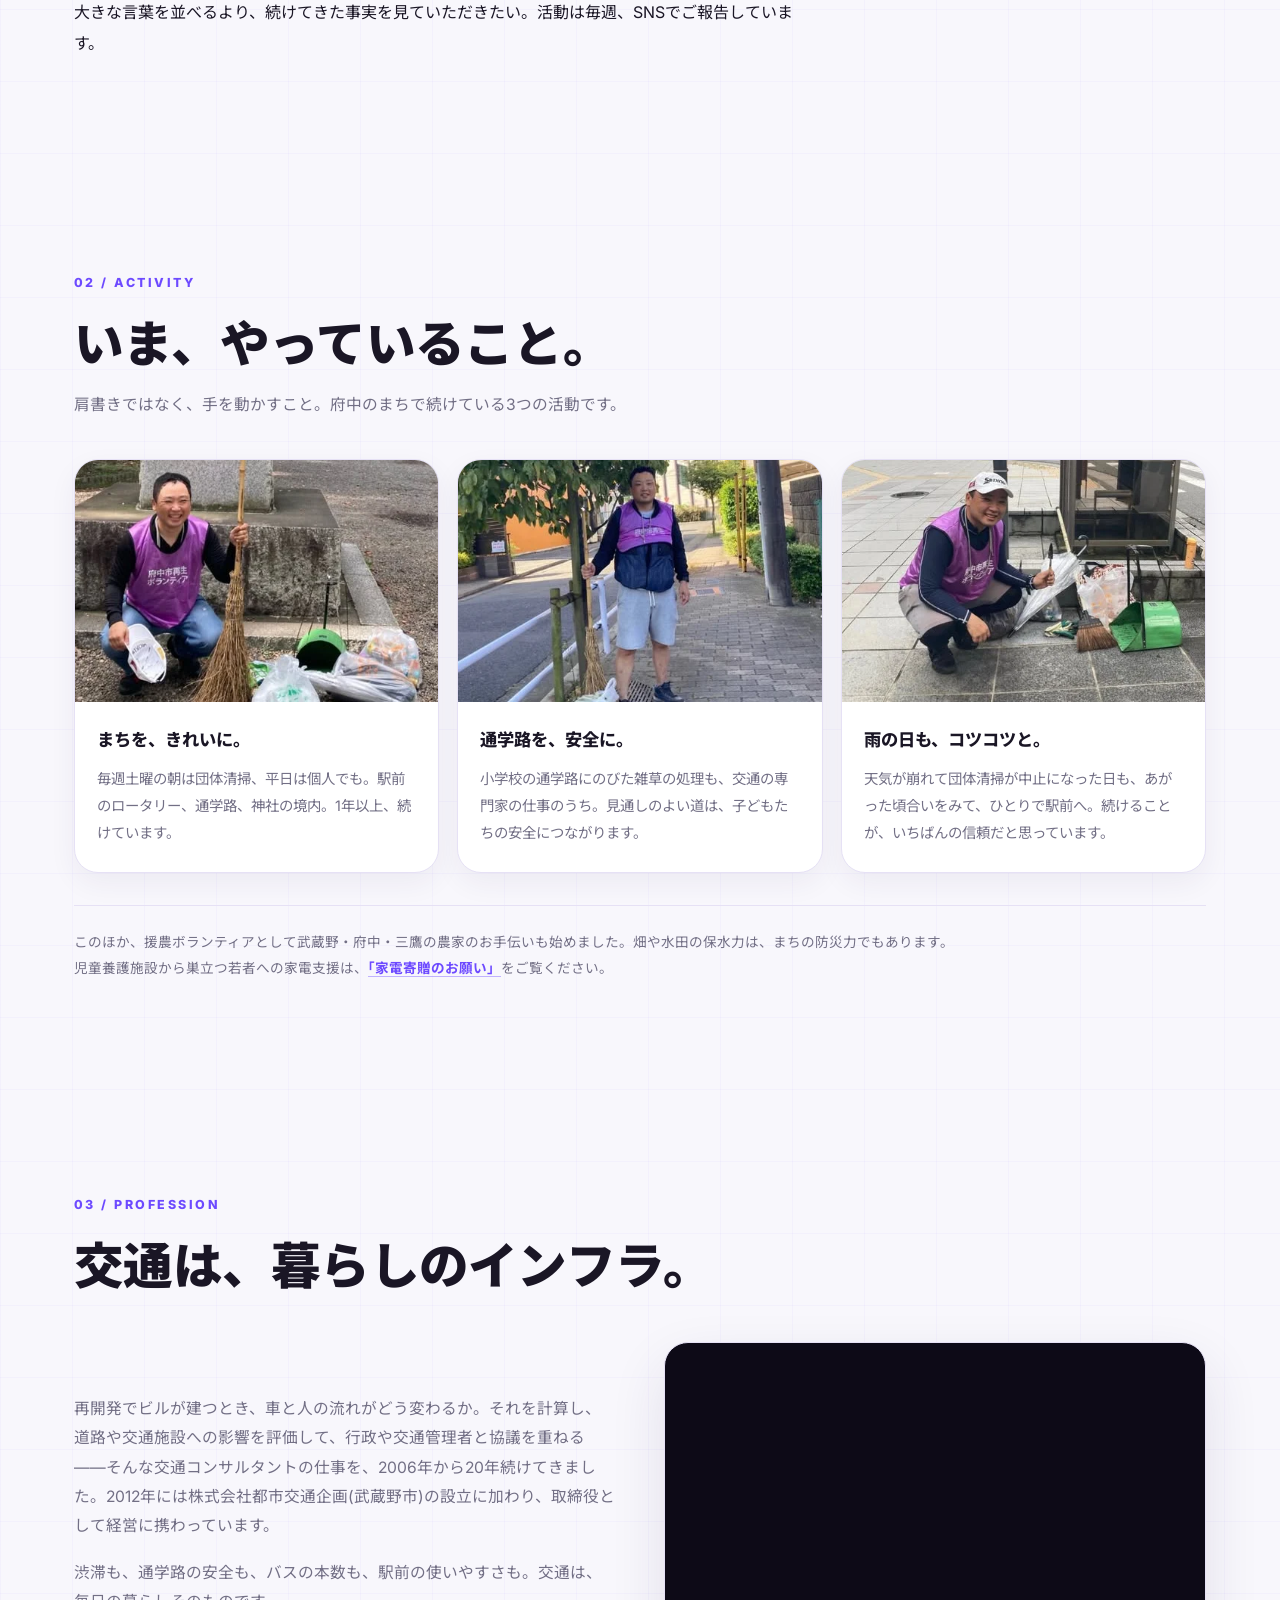
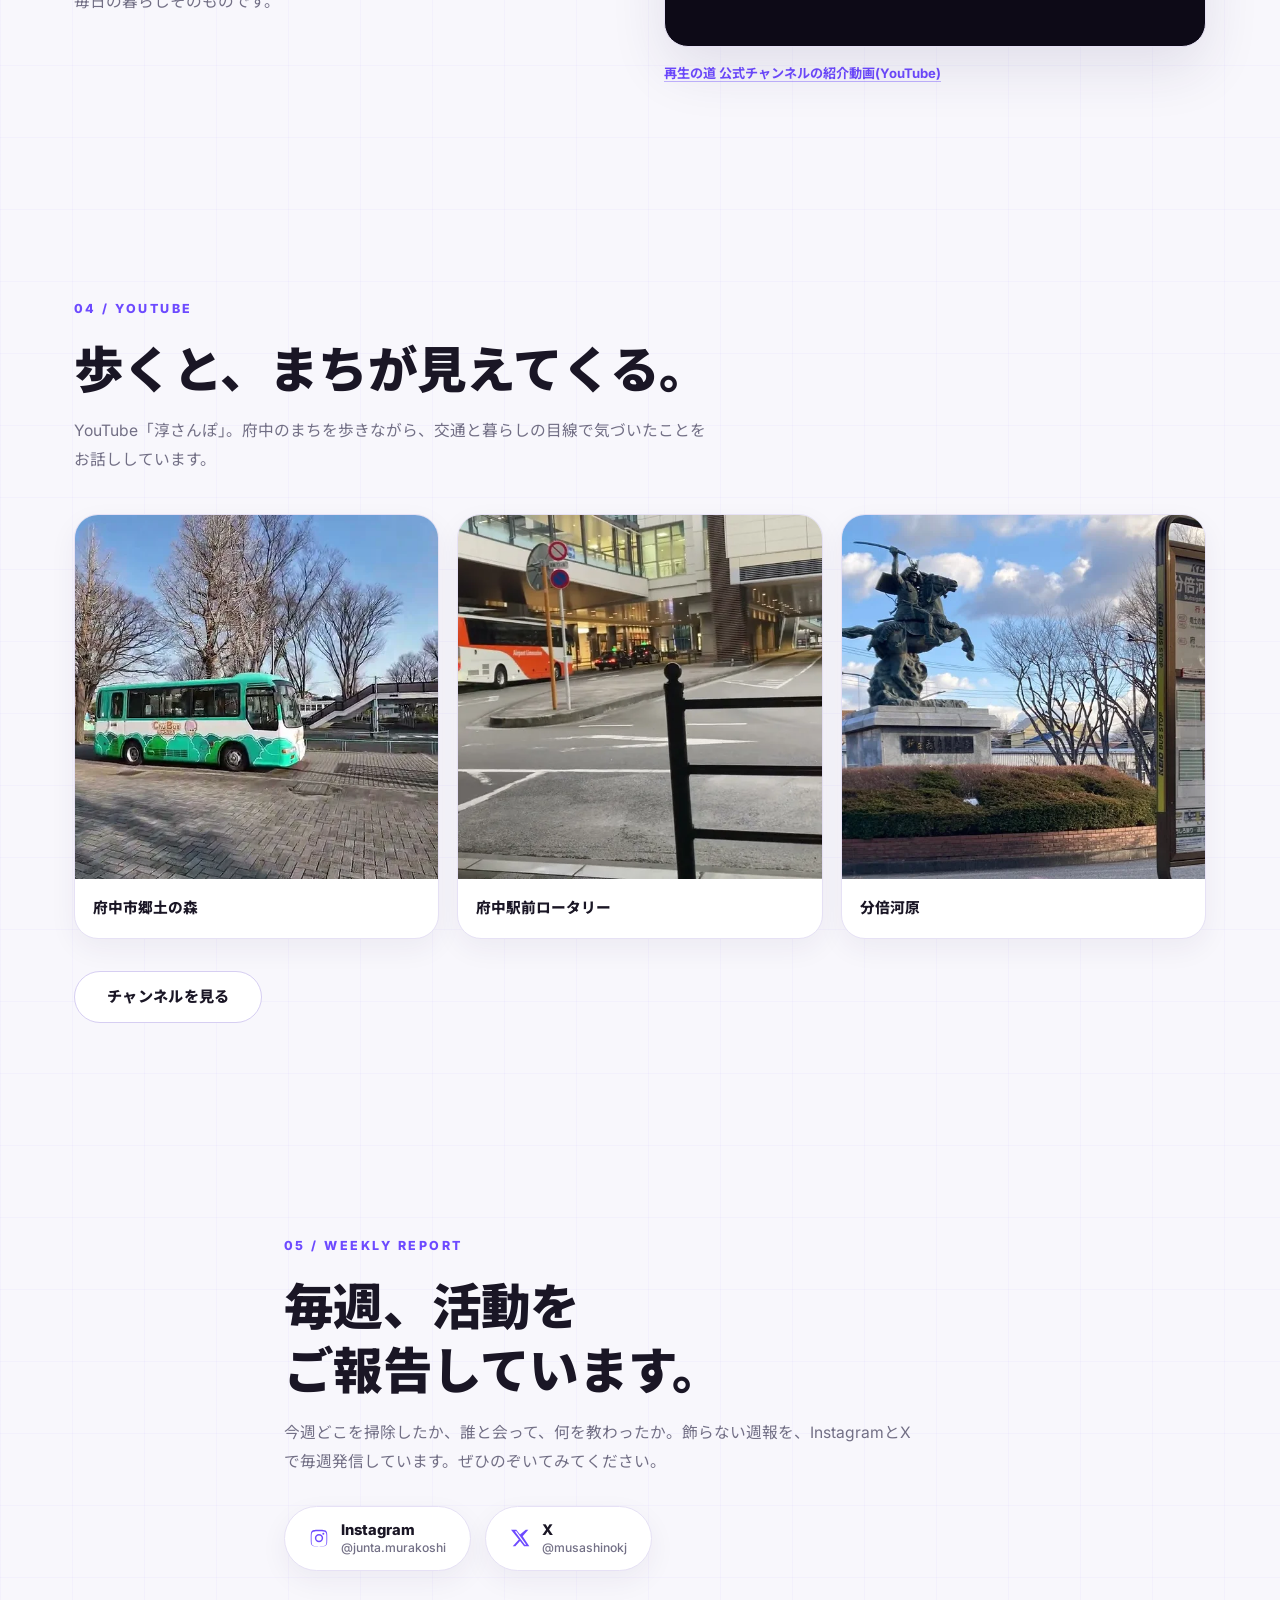
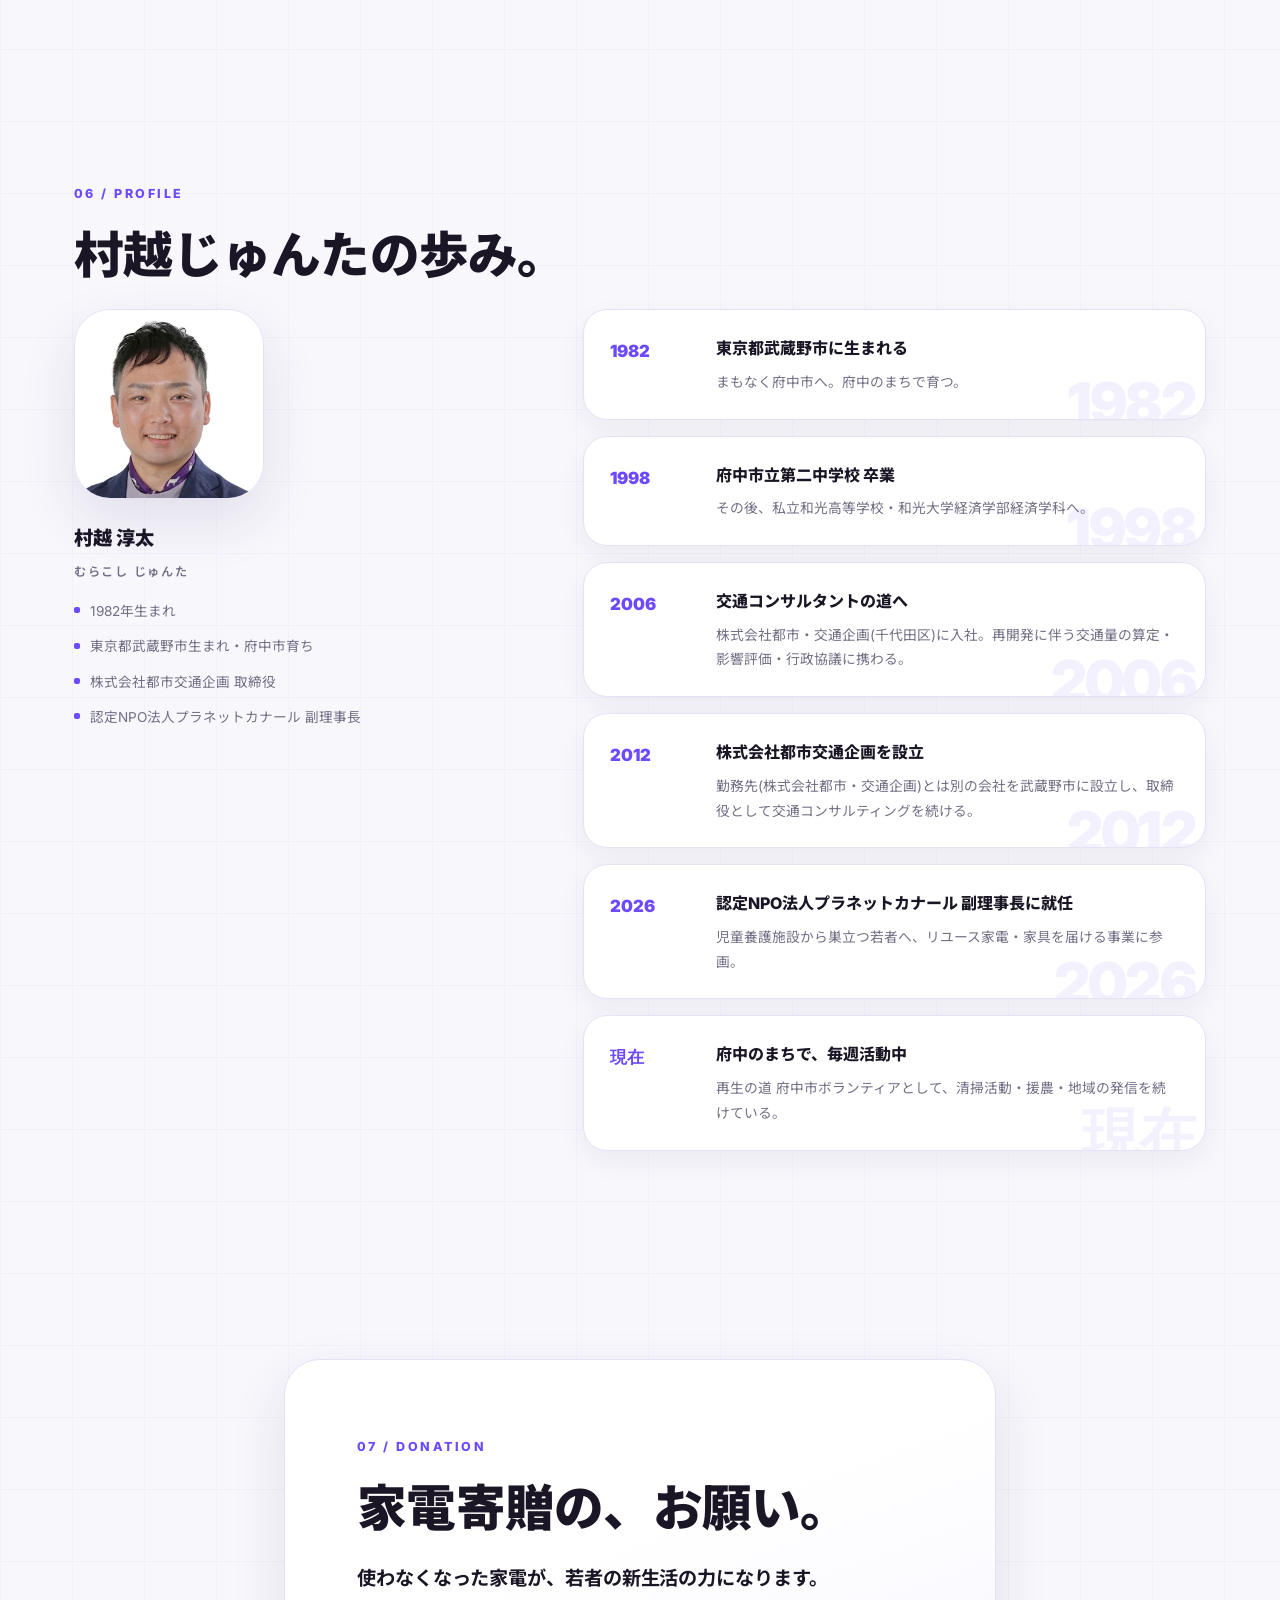
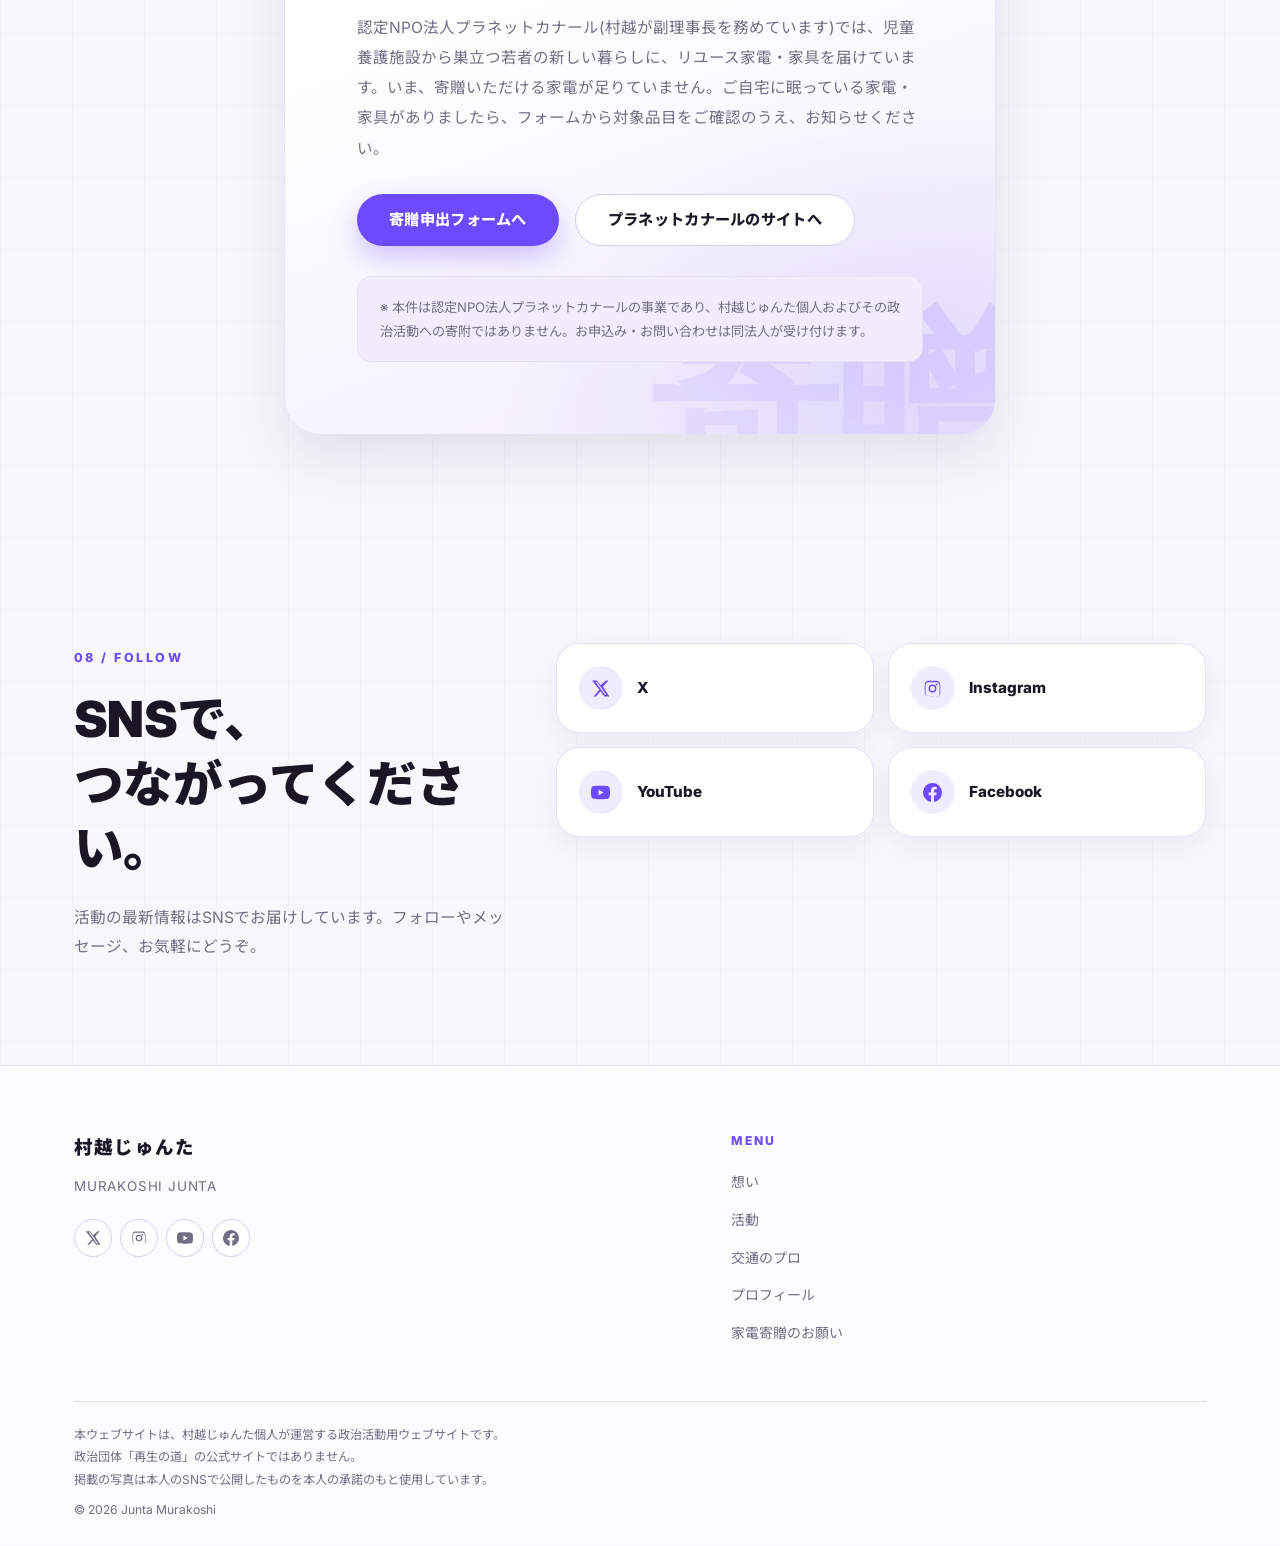
<file: patterns/pattern-11.html>
<!DOCTYPE html>
<html lang="ja">
<head>
<meta charset="UTF-8">
<meta name="viewport" content="width=device-width, initial-scale=1.0">
<meta name="robots" content="noindex, nofollow">
<title>村越じゅんた 公式サイト｜府中に、むちゅう。｜Lavender Tech</title>
<meta name="description" content="村越じゅんた(むらこし じゅんた)公式サイト。交通コンサルタント20年。府中のまちで、毎週の清掃活動と子ども・若者への支援を続けています。">
<meta property="og:type" content="website">
<meta property="og:title" content="村越じゅんた 公式サイト｜府中に、むちゅう。">
<meta property="og:description" content="交通コンサルタント20年。府中のまちで、毎週の清掃活動と子ども・若者への支援を続けています。">
<meta property="og:image" content="../assets/img/ogp.png">
<meta name="twitter:card" content="summary_large_image">
<link rel="icon" href="../assets/img/favicon-64.png" type="image/png">
<link rel="apple-touch-icon" href="../assets/img/apple-touch-icon.png">
<link rel="preconnect" href="https://fonts.googleapis.com">
<link rel="preconnect" href="https://fonts.gstatic.com" crossorigin>
<link href="https://fonts.googleapis.com/css2?family=Inter:wght@400;500;600;700;800;900&family=Noto+Sans+JP:wght@400;500;700;900&display=swap" rel="stylesheet">
<style>
/* ============================================================
   Pattern 11: Lavender Tech — ライトSaaS/プロダクトLP型
   薄ラベンダー地・#6d4aff系アクセント・巨大見出し・角丸大パネル・
   タイムライン/factsの背景にゴースト数字
   ============================================================ */
:root{
  --bg:#f8f7fc;
  --surface:#ffffff;
  --surface-2:#f1edfd;
  --text:#1a1625;
  --muted:#726f85;
  --line:#e6e1f5;
  --line-strong:#d6cef2;
  --accent:#6d4aff;
  --accent-2:#8a6bff;
  --accent-deep:#5636e6;
  --accent-soft:rgba(109,74,255,.10);
  --accent-ghost:rgba(109,74,255,.08);
  --glow:rgba(109,74,255,.14);
  --grid:rgba(109,74,255,.035);
  --shadow:0 22px 56px rgba(46,34,90,.11);
  --shadow-sm:0 10px 28px rgba(46,34,90,.06);
  --max:1180px;
  --r-sm:14px;
  --r-md:24px;
  --r-lg:36px;
}
*{box-sizing:border-box;margin:0;padding:0;}
html{scroll-behavior:smooth;-webkit-text-size-adjust:100%;}
body{
  font-family:"Inter","Noto Sans JP",sans-serif;
  color:var(--text);
  background:
    repeating-linear-gradient(0deg,var(--grid) 0 1px,transparent 1px 72px),
    repeating-linear-gradient(90deg,var(--grid) 0 1px,transparent 1px 72px),
    var(--bg);
  line-height:1.85;
  font-size:15.5px;
  overflow-x:hidden;
  -webkit-font-smoothing:antialiased;
}
img{max-width:100%;display:block;}
a{color:inherit;text-decoration:none;}
ul,ol{list-style:none;}
button{font-family:inherit;cursor:pointer;border:none;background:none;}
::selection{background:var(--accent);color:#fff;}
.wrap{max-width:var(--max);margin:0 auto;padding:0 24px;}
.wrap--narrow{max-width:760px;}
.section{position:relative;padding:104px 0;}
@media (max-width:640px){.section{padding:64px 0;}}
.sp-only{display:none;}
@media (max-width:640px){.sp-only{display:inline;}}

.eyebrow{display:inline-flex;align-items:center;gap:10px;font-weight:800;font-size:.78rem;letter-spacing:.2em;color:var(--accent);text-transform:uppercase;margin-bottom:18px;}
.h2{font-weight:900;letter-spacing:-.015em;line-height:1.3;font-size:clamp(1.9rem,4.4vw,3.1rem);margin-bottom:22px;color:var(--text);}
.h2 .em{color:var(--accent);}
.lede{font-weight:700;letter-spacing:-.005em;line-height:1.7;font-size:clamp(1.02rem,1.7vw,1.2rem);margin-bottom:18px;color:var(--text);}
.desc{color:var(--muted);font-size:.98rem;max-width:640px;}

.chip{display:inline-flex;align-items:center;gap:8px;padding:7px 16px;border-radius:999px;border:1px solid var(--line-strong);background:var(--surface);font-weight:700;font-size:.78rem;letter-spacing:.08em;color:var(--muted);}
.chip--accent{color:var(--accent);border-color:rgba(109,74,255,.35);background:var(--accent-soft);}

.btn{display:inline-flex;align-items:center;justify-content:center;gap:9px;height:52px;padding:0 32px;border-radius:999px;font-weight:800;font-size:.95rem;letter-spacing:.02em;transition:transform .25s ease,background .25s ease,box-shadow .25s ease,border-color .25s ease;}
.btn--accent{background:var(--accent);color:#fff;box-shadow:0 12px 28px rgba(109,74,255,.30);}
.btn--accent:hover{background:var(--accent-deep);transform:translateY(-2px);}
.btn--ghost{background:var(--surface);color:var(--text);border:1px solid var(--line-strong);}
.btn--ghost:hover{border-color:var(--accent);color:var(--accent);transform:translateY(-2px);}

.card{background:var(--surface);border:1px solid var(--line);border-radius:var(--r-md);box-shadow:var(--shadow-sm);}
.panel{background:var(--surface);border:1px solid var(--line);border-radius:var(--r-lg);box-shadow:var(--shadow);}

.fade{opacity:0;transform:translateY(24px);transition:opacity .7s ease,transform .7s ease;}
.fade.is-visible{opacity:1;transform:translateY(0);}
@media (prefers-reduced-motion:reduce){
  html{scroll-behavior:auto!important;}
  .fade{opacity:1!important;transform:none!important;transition:none!important;}
}

/* ---------- ヘッダー ---------- */
.header{position:fixed;top:0;left:0;right:0;z-index:1000;height:76px;display:flex;align-items:center;background:rgba(248,247,252,.86);backdrop-filter:blur(14px);-webkit-backdrop-filter:blur(14px);border-bottom:1px solid transparent;transition:border-color .3s ease,height .3s ease,box-shadow .3s ease;}
.header.is-scrolled{height:64px;border-bottom:1px solid var(--line);box-shadow:0 8px 30px rgba(46,34,90,.05);}
.header__inner{width:100%;max-width:1280px;margin:0 auto;padding:0 24px;display:flex;align-items:center;justify-content:space-between;gap:20px;}
.logo{font-weight:900;font-size:1.05rem;letter-spacing:.12em;flex-shrink:0;color:var(--text);}
.logo .dot{color:var(--accent);}
.nav-links{display:flex;align-items:center;gap:2px;}
.nav-links a{padding:8px 12px;font-size:.83rem;font-weight:700;letter-spacing:.03em;color:var(--muted);border-radius:999px;transition:color .2s ease,background .2s ease;}
.nav-links a:hover{color:var(--accent);background:var(--accent-soft);}
.nav-links a.cta{margin-left:8px;padding:10px 22px;background:var(--accent);color:#fff;font-weight:800;}
.nav-links a.cta:hover{background:var(--accent-deep);color:#fff;}
.nav-sns{display:flex;align-items:center;gap:4px;margin-left:6px;}
.nav-sns a{width:34px;height:34px;border-radius:50%;display:inline-flex;align-items:center;justify-content:center;color:var(--muted);border:1px solid var(--line);background:var(--surface);transition:color .2s ease,border-color .2s ease;padding:0;}
.nav-sns a:hover{color:var(--accent);border-color:var(--accent);}
.nav-sns svg{width:15px;height:15px;fill:currentColor;}
.hamburger{display:none;flex-direction:column;gap:5px;padding:10px;}
.hamburger span{width:22px;height:2px;background:var(--text);border-radius:2px;transition:transform .3s ease,opacity .3s ease;}
.hamburger.open span:nth-child(1){transform:translateY(7px) rotate(45deg);}
.hamburger.open span:nth-child(2){opacity:0;}
.hamburger.open span:nth-child(3){transform:translateY(-7px) rotate(-45deg);}
.mobile-menu{display:none;position:fixed;top:64px;left:0;right:0;z-index:999;background:rgba(248,247,252,.98);backdrop-filter:blur(14px);border-bottom:1px solid var(--line);padding:14px 24px 22px;}
.mobile-menu.open{display:block;}
.mobile-menu a{display:block;padding:13px 6px;font-weight:700;font-size:.98rem;border-bottom:1px solid var(--line);color:var(--text);}
.mobile-menu a:last-child{border-bottom:none;color:var(--accent);}
@media (max-width:1040px){.nav-links{display:none;}.hamburger{display:flex;}}

/* ---------- ヒーロー ---------- */
.hero{position:relative;min-height:100vh;padding:148px 0 0;display:flex;align-items:flex-end;overflow:hidden;}
.hero::before{content:"";position:absolute;inset:0;pointer-events:none;background:radial-gradient(760px 580px at 76% 34%,var(--glow),transparent 68%),radial-gradient(520px 420px at 10% 6%,rgba(138,107,255,.09),transparent 70%);}
.hero-grid{position:relative;width:100%;max-width:var(--max);margin:0 auto;padding:0 24px;display:grid;grid-template-columns:minmax(0,1fr) minmax(0,1.1fr);gap:24px;align-items:end;}
.hero-copy{padding-bottom:88px;}
.hero-eyebrow{display:inline-flex;align-items:center;gap:10px;padding:8px 18px;border-radius:999px;border:1px solid rgba(109,74,255,.30);background:var(--accent-soft);color:var(--accent);font-weight:800;font-size:.8rem;letter-spacing:.1em;margin-bottom:26px;}
.hero-eyebrow .dot{width:5px;height:5px;border-radius:50%;background:var(--accent);}
.hero-name{display:flex;align-items:baseline;gap:14px;margin-bottom:16px;}
.hero-name .kana{font-size:.84rem;font-weight:700;letter-spacing:.28em;color:var(--muted);}
.hero-name .kanji{font-size:1.32rem;font-weight:900;letter-spacing:.1em;color:var(--text);}
.hero h1{font-weight:900;letter-spacing:-.02em;line-height:1.16;font-size:clamp(2.6rem,6vw,4.6rem);margin-bottom:26px;color:var(--text);}
.hero h1 .em{color:var(--accent);}
.hero-sub{color:var(--muted);font-size:1.02rem;max-width:460px;margin-bottom:36px;}
.hero-ctas{display:flex;flex-wrap:wrap;gap:14px;}
.hero-visual{position:relative;display:flex;align-items:flex-end;justify-content:center;min-height:520px;}
.hero-ring{position:absolute;bottom:8px;left:50%;transform:translateX(-50%);width:min(56vw,600px);height:min(56vw,600px);border-radius:50%;border:1px dashed rgba(109,74,255,.32);pointer-events:none;}
.hero-ring::before{content:"";position:absolute;inset:34px;border-radius:50%;border:1px solid rgba(109,74,255,.16);background:radial-gradient(closest-side,rgba(255,255,255,.9),rgba(241,237,253,.4));box-shadow:var(--shadow);}
.hero-panel{position:relative;z-index:2;width:min(50vw,560px);aspect-ratio:807/808;border-radius:var(--r-lg);overflow:hidden;box-shadow:0 26px 50px rgba(46,34,90,.20);border:1px solid rgba(255,255,255,.6);}
.hero-panel img{width:100%;height:100%;object-fit:cover;display:block;}
.hero-scroll{position:absolute;left:24px;bottom:26px;z-index:3;font-size:.7rem;font-weight:700;letter-spacing:.3em;color:var(--muted);text-transform:uppercase;display:flex;align-items:center;gap:10px;}
.hero-scroll::after{content:"";width:44px;height:1px;background:var(--line-strong);}
@media (max-width:1000px){
  .hero-grid{grid-template-columns:1fr;}
  .hero{min-height:auto;padding-top:126px;}
  .hero-copy{padding-bottom:28px;text-align:center;}
  .hero-eyebrow{margin-inline:auto;}
  .hero-name{justify-content:center;}
  .hero-sub{margin-inline:auto;}
  .hero-ctas{justify-content:center;}
  .hero-visual{min-height:auto;margin-top:12px;}
  .hero-ring{width:min(84vw,440px);height:min(84vw,440px);bottom:0;}
  .hero-panel{width:min(78vw,400px);}
  .hero-scroll{display:none;}
}

/* ---------- facts(ゴースト数字) ---------- */
.facts{padding:0 0 96px;}
.facts-grid{display:grid;grid-template-columns:repeat(3,1fr);gap:16px;}
.fact-card{padding:32px 28px;position:relative;overflow:hidden;}
.fact-ghost{position:absolute;right:6px;bottom:-16px;font-family:"Inter",sans-serif;font-weight:900;font-size:4.6rem;line-height:1;letter-spacing:-.04em;color:var(--accent-ghost);pointer-events:none;user-select:none;z-index:0;}
.fact-num{position:relative;z-index:1;font-family:"Inter",sans-serif;font-weight:900;letter-spacing:-.03em;line-height:1;font-size:clamp(2rem,3.4vw,2.7rem);display:flex;align-items:baseline;gap:6px;color:var(--text);}
.fact-num small{font-size:.42em;font-weight:800;color:var(--accent);letter-spacing:0;}
.fact-label{position:relative;z-index:1;margin-top:10px;font-size:.82rem;font-weight:700;letter-spacing:.06em;color:var(--muted);}
@media (max-width:760px){.facts-grid{grid-template-columns:1fr;}.facts{padding-bottom:64px;}}

/* ---------- work(交通のプロ) ---------- */
.work-head{margin-bottom:44px;}
.work-grid{display:grid;grid-template-columns:minmax(0,1fr) minmax(0,1fr);gap:48px;align-items:center;}
.work-text p{color:var(--muted);font-size:.98rem;margin-bottom:18px;}
.work-video{position:relative;aspect-ratio:16/9;overflow:hidden;border-radius:var(--r-md);box-shadow:var(--shadow);border:1px solid var(--line);background:#0d0a17;}
.work-video iframe{position:absolute;inset:0;width:100%;height:100%;border:0;}
.work-caption{margin-top:14px;font-size:.82rem;color:var(--muted);}
.work-caption a{color:var(--accent);font-weight:700;border-bottom:1px solid rgba(109,74,255,.4);}
@media (max-width:900px){.work-grid{grid-template-columns:1fr;gap:32px;}}

/* ---------- activity ---------- */
.activity-head{margin-bottom:40px;}
.activity-grid{display:grid;grid-template-columns:repeat(3,1fr);gap:18px;margin-bottom:32px;}
.activity-card{overflow:hidden;transition:transform .25s ease,box-shadow .25s ease,border-color .25s ease;}
.activity-card:hover{transform:translateY(-5px);box-shadow:var(--shadow);border-color:rgba(109,74,255,.35);}
.activity-thumb{aspect-ratio:3/2;overflow:hidden;}
.activity-thumb img{width:100%;height:100%;object-fit:cover;display:block;transition:transform .5s;}
.activity-card:hover .activity-thumb img{transform:scale(1.06);}
.activity-body{padding:22px 22px 26px;}
.activity-body h3{font-weight:800;font-size:1.08rem;margin-bottom:10px;color:var(--text);}
.activity-body p{color:var(--muted);font-size:.9rem;}
.activity-note{color:var(--muted);font-size:.85rem;border-top:1px solid var(--line);padding-top:24px;line-height:1.9;}
.activity-note a{color:var(--accent);font-weight:700;border-bottom:1px solid rgba(109,74,255,.4);}
@media (max-width:900px){.activity-grid{grid-template-columns:1fr;}}

/* ---------- sanpo ---------- */
.sanpo-grid{display:grid;grid-template-columns:repeat(3,1fr);gap:18px;margin-bottom:32px;}
.sanpo-card{overflow:hidden;transition:transform .25s ease,box-shadow .25s ease,border-color .25s ease;}
.sanpo-card:hover{transform:translateY(-5px);box-shadow:var(--shadow);border-color:rgba(109,74,255,.35);}
.sanpo-thumb{aspect-ratio:1/1;overflow:hidden;}
.sanpo-thumb img{width:100%;height:100%;object-fit:cover;display:block;transition:transform .5s;}
.sanpo-card:hover .sanpo-thumb img{transform:scale(1.06);}
.sanpo-label{display:block;padding:16px 18px;font-weight:800;font-size:.92rem;color:var(--text);}
@media (max-width:900px){.sanpo-grid{grid-template-columns:1fr;max-width:420px;margin-inline:auto;}}

/* ---------- weekly ---------- */
.weekly-chips{display:flex;flex-wrap:wrap;gap:14px;margin-top:8px;}
.weekly-chip{display:inline-flex;align-items:center;gap:12px;padding:14px 24px;border-radius:999px;transition:transform .25s ease,border-color .25s ease;}
.weekly-chip:hover{transform:translateY(-2px);border-color:var(--accent);}
.weekly-chip svg{width:20px;height:20px;fill:var(--accent);flex-shrink:0;}
.weekly-chip span{display:flex;flex-direction:column;font-weight:800;font-size:.92rem;color:var(--text);line-height:1.3;}
.weekly-chip small{font-weight:500;color:var(--muted);font-size:.76rem;}

/* ---------- profile ---------- */
.profile-grid{display:grid;grid-template-columns:minmax(0,.85fr) minmax(0,1.15fr);gap:48px;align-items:start;}
.profile-photo{width:190px;aspect-ratio:1/1;overflow:hidden;border-radius:var(--r-lg);box-shadow:var(--shadow);border:1px solid var(--line);margin-bottom:22px;}
.profile-photo img{width:100%;height:100%;object-fit:cover;}
.profile-name{font-weight:900;font-size:1.2rem;color:var(--text);margin-bottom:16px;}
.profile-name span{display:block;font-weight:600;font-size:.76rem;color:var(--muted);letter-spacing:.14em;margin-top:4px;}
.profile-tags{display:grid;gap:10px;}
.profile-tags li{font-size:.85rem;color:var(--muted);padding-left:16px;position:relative;}
.profile-tags li::before{content:"";position:absolute;left:0;top:.6em;width:6px;height:6px;border-radius:2px;background:var(--accent);}
.timeline{display:grid;gap:16px;}
.tl-card{position:relative;overflow:hidden;padding:24px 26px;display:grid;grid-template-columns:84px 1fr;gap:22px;align-items:start;}
.tl-ghost{position:absolute;right:10px;bottom:-14px;font-family:"Inter",sans-serif;font-weight:900;font-size:3.6rem;line-height:1;letter-spacing:-.03em;color:var(--accent-ghost);pointer-events:none;user-select:none;z-index:0;}
.tl-year{position:relative;z-index:1;font-family:"Inter",sans-serif;font-weight:900;font-size:1.05rem;color:var(--accent);padding-top:2px;}
.tl-body{position:relative;z-index:1;}
.tl-body h3{font-weight:800;font-size:1rem;color:var(--text);margin-bottom:6px;}
.tl-body p{font-size:.86rem;color:var(--muted);line-height:1.8;}
@media (max-width:900px){.profile-grid{grid-template-columns:1fr;gap:36px;}}
@media (max-width:480px){.tl-card{grid-template-columns:60px 1fr;gap:14px;padding:20px 18px;}}

/* ---------- reuse(角丸大パネル+ゴースト) ---------- */
.reuse-panel{position:relative;overflow:hidden;border-radius:var(--r-lg);border:1px solid var(--line);background:radial-gradient(640px 420px at 88% 92%,rgba(109,74,255,.14),transparent 65%),linear-gradient(160deg,#ffffff 32%,var(--surface-2) 100%);box-shadow:var(--shadow);padding:clamp(40px,6vw,72px);}
.reuse-ghost{position:absolute;right:-18px;bottom:-58px;z-index:0;font-family:"Inter",sans-serif;font-weight:900;line-height:1;letter-spacing:-.05em;font-size:clamp(6rem,15vw,12rem);color:transparent;background:linear-gradient(180deg,rgba(109,74,255,.14),rgba(109,74,255,.03));-webkit-background-clip:text;background-clip:text;pointer-events:none;user-select:none;}
.reuse-body{position:relative;z-index:1;max-width:640px;}
.reuse-text{color:var(--muted);margin:8px 0 30px;line-height:1.95;}
.reuse-cta{display:flex;flex-wrap:wrap;gap:16px;margin-bottom:30px;}
.reuse-note{position:relative;z-index:1;font-size:.82rem;color:var(--muted);background:var(--surface-2);border:1px solid var(--line);border-radius:var(--r-sm);padding:18px 22px;max-width:720px;line-height:1.85;}
@media (max-width:640px){.reuse-panel{padding:32px 22px;}}

/* ---------- contact ---------- */
.contact-grid{display:grid;grid-template-columns:minmax(0,.8fr) minmax(0,1.2fr);gap:48px;align-items:start;}
.sns-tiles{display:grid;grid-template-columns:repeat(2,1fr);gap:14px;}
.sns-tile{display:flex;align-items:center;gap:14px;padding:22px 22px;transition:transform .25s ease,border-color .25s ease;}
.sns-tile:hover{transform:translateY(-3px);border-color:var(--accent);}
.sns-tile .ic{width:44px;height:44px;border-radius:50%;background:var(--accent-soft);display:flex;align-items:center;justify-content:center;flex-shrink:0;}
.sns-tile svg{width:19px;height:19px;fill:var(--accent);}
.sns-tile span{font-weight:800;font-size:.95rem;color:var(--text);}
@media (max-width:900px){.contact-grid{grid-template-columns:1fr;gap:28px;}}
@media (max-width:520px){.sns-tiles{grid-template-columns:1fr;}}

/* ---------- フッター ---------- */
.footer{border-top:1px solid var(--line);background:rgba(255,255,255,.6);padding:64px 0 0;}
.footer-grid{display:grid;grid-template-columns:1.3fr 1fr;gap:40px;padding-bottom:44px;}
.footer-logo{font-weight:900;font-size:1.15rem;letter-spacing:.12em;margin-bottom:10px;color:var(--text);}
.footer-tag{color:var(--muted);font-size:.84rem;letter-spacing:.06em;margin-bottom:20px;}
.footer-sns{display:flex;gap:8px;}
.footer-sns a{width:38px;height:38px;border-radius:50%;display:inline-flex;align-items:center;justify-content:center;border:1px solid var(--line-strong);background:var(--surface);color:var(--muted);transition:color .2s ease,border-color .2s ease;}
.footer-sns a:hover{color:var(--accent);border-color:var(--accent);}
.footer-sns svg{width:16px;height:16px;fill:currentColor;}
.footer-h{font-weight:800;font-size:.76rem;letter-spacing:.2em;color:var(--accent);text-transform:uppercase;margin-bottom:16px;}
.footer-links li{margin-bottom:9px;}
.footer-links a{font-size:.87rem;color:var(--muted);transition:color .2s ease;}
.footer-links a:hover{color:var(--accent);}
.footer-bottom{border-top:1px solid var(--line);padding:22px 0 24px;display:flex;flex-wrap:wrap;flex-direction:column;gap:8px;font-size:.76rem;color:var(--muted);line-height:1.85;}
@media (max-width:640px){.footer-grid{grid-template-columns:1fr;gap:30px;}}

.to-top{position:fixed;right:22px;bottom:22px;z-index:900;width:48px;height:48px;border-radius:50%;background:var(--accent);color:#fff;font-weight:900;font-size:1.05rem;display:flex;align-items:center;justify-content:center;box-shadow:0 12px 28px rgba(109,74,255,.35);opacity:0;pointer-events:none;transition:opacity .3s ease,transform .25s ease;}
.to-top.show{opacity:1;pointer-events:auto;}
.to-top:hover{transform:translateY(-3px);}
</style>
</head>
<body>

<!-- ================= ヘッダー ================= -->
<header class="header" id="siteHeader">
  <div class="header__inner">
    <a class="logo" href="#top">村越じゅんた<span class="dot">.</span></a>
    <nav class="nav-links" aria-label="メインナビゲーション">
      <a href="#message">想い</a>
      <a href="#activity">活動</a>
      <a href="#work">交通のプロ</a>
      <a href="#profile">プロフィール</a>
      <a href="#contact">SNS</a>
      <span class="nav-sns">
        <a href="https://x.com/musashinokj" target="_blank" rel="noopener" aria-label="X">
          <svg viewBox="0 0 24 24"><path d="M18.9 2H22l-6.8 7.8L23.2 22h-6.3l-4.9-6.4L6.4 22H3.3l7.3-8.3L1.2 2h6.4l4.4 5.9L18.9 2zm-1.1 18.1h1.7L7.7 3.8H5.8l12 16.3z"/></svg>
        </a>
        <a href="https://www.instagram.com/junta.murakoshi" target="_blank" rel="noopener" aria-label="Instagram">
          <svg viewBox="0 0 24 24"><path d="M12 2.2c3.2 0 3.6 0 4.9.1 1.2.1 1.8.2 2.2.4.6.2 1 .5 1.4.9.4.4.7.8.9 1.4.2.4.4 1 .4 2.2.1 1.3.1 1.6.1 4.9s0 3.6-.1 4.9c-.1 1.2-.2 1.8-.4 2.2-.2.6-.5 1-.9 1.4-.4.4-.8.7-1.4.9-.4.2-1 .4-2.2.4-1.3.1-1.6.1-4.9.1s-3.6 0-4.9-.1c-1.2-.1-1.8-.2-2.2-.4-.6-.2-1-.5-1.4-.9-.4-.4-.7-.8-.9-1.4-.2-.4-.4-1-.4-2.2-.1-1.3-.1-1.6-.1-4.9s0-3.6.1-4.9c.1-1.2.2-1.8.4-2.2.2-.6.5-1 .9-1.4.4-.4.8-.7 1.4-.9.4-.2 1-.4 2.2-.4 1.3-.1 1.6-.1 4.9-.1zm0 1.8c-3.1 0-3.5 0-4.8.1-1.1.1-1.5.2-1.9.3-.5.2-.8.4-1.1.7-.3.3-.5.6-.7 1.1-.1.4-.3.8-.3 1.9-.1 1.2-.1 1.6-.1 4.8s0 3.5.1 4.8c.1 1.1.2 1.5.3 1.9.2.5.4.8.7 1.1.3.3.6.5 1.1.7.4.1.8.3 1.9.3 1.2.1 1.6.1 4.8.1s3.5 0 4.8-.1c1.1-.1 1.5-.2 1.9-.3.5-.2.8-.4 1.1-.7.3-.3.5-.6.7-1.1.1-.4.3-.8.3-1.9.1-1.2.1-1.6.1-4.8s0-3.5-.1-4.8c-.1-1.1-.2-1.5-.3-1.9-.2-.5-.4-.8-.7-1.1-.3-.3-.6-.5-1.1-.7-.4-.1-.8-.3-1.9-.3-1.2-.1-1.6-.1-4.8-.1zm0 3.1a5 5 0 1 1 0 10 5 5 0 0 1 0-10zm0 1.8a3.2 3.2 0 1 0 0 6.4 3.2 3.2 0 0 0 0-6.4zm5.2-3.1a1.2 1.2 0 1 1 0 2.4 1.2 1.2 0 0 1 0-2.4z"/></svg>
        </a>
        <a href="https://www.youtube.com/@Junta.Murakoshi" target="_blank" rel="noopener" aria-label="YouTube">
          <svg viewBox="0 0 24 24"><path d="M23.5 6.2a3 3 0 0 0-2.1-2.1C19.5 3.5 12 3.5 12 3.5s-7.5 0-9.4.6A3 3 0 0 0 .5 6.2C0 8.1 0 12 0 12s0 3.9.5 5.8a3 3 0 0 0 2.1 2.1c1.9.6 9.4.6 9.4.6s7.5 0 9.4-.6a3 3 0 0 0 2.1-2.1c.5-1.9.5-5.8.5-5.8s0-3.9-.5-5.8zM9.6 15.6V8.4L15.8 12l-6.2 3.6z"/></svg>
        </a>
      </span>
      <a class="cta" href="#reuse">家電寄贈のお願い</a>
    </nav>
    <button class="hamburger" id="hamburger" aria-label="メニュー" aria-expanded="false" aria-controls="mobileMenu">
      <span></span><span></span><span></span>
    </button>
  </div>
</header>
<nav class="mobile-menu" id="mobileMenu" aria-label="モバイルナビゲーション">
  <a href="#message">想い</a>
  <a href="#activity">活動</a>
  <a href="#work">交通のプロ</a>
  <a href="#profile">プロフィール</a>
  <a href="#contact">SNS</a>
  <a href="#reuse">家電寄贈のお願い</a>
</nav>

<main>

<!-- ================= ヒーロー ================= -->
<section class="hero" id="top">
  <div class="hero-grid">
    <div class="hero-copy">
      <span class="hero-eyebrow"><i class="dot" aria-hidden="true"></i>再生の道 府中市ボランティア ・ 交通コンサルタント</span>
      <div class="hero-name">
        <span class="kana">むらこし じゅんた</span>
        <span class="kanji">村越じゅんた</span>
      </div>
      <h1>府中に、<br><span class="em">むちゅう。</span></h1>
      <p class="hero-sub">暮らしを守る、交通のプロ。<br>毎週、まちの清掃からはじめています。</p>
      <div class="hero-ctas">
        <a class="btn btn--accent" href="#activity">活動を見る</a>
        <a class="btn btn--ghost" href="https://www.youtube.com/@Junta.Murakoshi" target="_blank" rel="noopener">YouTubeを見る</a>
      </div>
    </div>
    <div class="hero-visual">
      <div class="hero-ring" aria-hidden="true"></div>
      <div class="hero-panel">
        <img src="../assets/img/hero_portrait.webp" width="807" height="808"
             alt="村越じゅんたのポートレート。紺のジャケットに紫のスカーフ、笑顔" fetchpriority="high">
      </div>
    </div>
  </div>
  <div class="hero-scroll">Scroll</div>
</section>

<!-- ================= facts(交通のプロ・ゴースト数字) ================= -->
<div class="facts">
  <div class="wrap">
    <div class="facts-grid">
      <div class="card fact-card fade">
        <div class="fact-ghost" aria-hidden="true">20</div>
        <div class="fact-num"><span>20</span><small>年</small></div>
        <div class="fact-label">交通コンサルタント</div>
      </div>
      <div class="card fact-card fade">
        <div class="fact-ghost" aria-hidden="true">毎週</div>
        <div class="fact-num"><span>毎週</span><small>継続中</small></div>
        <div class="fact-label">まちの清掃活動</div>
      </div>
      <div class="card fact-card fade">
        <div class="fact-ghost" aria-hidden="true">1982</div>
        <div class="fact-num"><span>1982</span><small>年生まれ</small></div>
        <div class="fact-label">府中育ち</div>
      </div>
    </div>
  </div>
</div>

<!-- ================= message ================= -->
<section id="message" class="section">
  <div class="wrap">
    <span class="eyebrow fade">01 / Message</span>
    <h2 class="h2 fade">派手なことより、<br class="sp-only">続けること。</h2>
    <div class="fade" style="max-width:720px;display:grid;gap:18px;color:var(--text);font-size:1rem;line-height:1.95;">
      <p>毎週土曜日の朝は、地域のみなさんとの清掃活動からはじまります。平日も、駅前や通学路で気になった場所があれば、ほうきを持って向かいます。</p>
      <p>1年以上続けるうちに、通学中の子どもたちが「ありがとう」と声をかけてくれるようになりました。近所の方から、そっと飲み物をいただくこともあります。特別なことをしているつもりはありません。まちの困りごとは、現場に立たないと見えてこない――交通コンサルタントとして20年、道路や駅前広場の計画に携わってきた経験も、原点は同じです。</p>
      <p>大きな言葉を並べるより、続けてきた事実を見ていただきたい。活動は毎週、SNSでご報告しています。</p>
    </div>
  </div>
</section>

<!-- ================= activity ================= -->
<section id="activity" class="section">
  <div class="wrap">
    <div class="activity-head">
      <span class="eyebrow fade">02 / Activity</span>
      <h2 class="h2 fade" style="margin-bottom:0;">いま、やっていること。</h2>
      <p class="desc fade" style="margin-top:14px;">肩書きではなく、手を動かすこと。府中のまちで続けている3つの活動です。</p>
    </div>
    <div class="activity-grid">
      <article class="card activity-card fade">
        <div class="activity-thumb">
          <img src="../assets/img/act_shrine.webp" width="480" height="320" loading="lazy"
               alt="府中市再生ボランティアのビブスを着て、神社の境内でほうきとごみ袋を手に清掃する村越じゅんた">
        </div>
        <div class="activity-body">
          <h3>まちを、きれいに。</h3>
          <p>毎週土曜の朝は団体清掃、平日は個人でも。駅前のロータリー、通学路、神社の境内。1年以上、続けています。</p>
        </div>
      </article>
      <article class="card activity-card fade">
        <div class="activity-thumb">
          <img src="../assets/img/act_street.webp" width="480" height="320" loading="lazy"
               alt="通学路の歩道で、集めた草のごみ袋とともに立つ村越じゅんた">
        </div>
        <div class="activity-body">
          <h3>通学路を、安全に。</h3>
          <p>小学校の通学路にのびた雑草の処理も、交通の専門家の仕事のうち。見通しのよい道は、子どもたちの安全につながります。</p>
        </div>
      </article>
      <article class="card activity-card fade">
        <div class="activity-thumb">
          <img src="../assets/img/act_bus.webp" width="495" height="330" loading="lazy"
               alt="雨上がりのバス停で、ほうきとちりとりを手にしゃがんで笑う村越じゅんた">
        </div>
        <div class="activity-body">
          <h3>雨の日も、コツコツと。</h3>
          <p>天気が崩れて団体清掃が中止になった日も、あがった頃合いをみて、ひとりで駅前へ。続けることが、いちばんの信頼だと思っています。</p>
        </div>
      </article>
    </div>
    <p class="activity-note fade">このほか、援農ボランティアとして武蔵野・府中・三鷹の農家のお手伝いも始めました。畑や水田の保水力は、まちの防災力でもあります。<br>児童養護施設から巣立つ若者への家電支援は、<a href="#reuse">「家電寄贈のお願い」</a>をご覧ください。</p>
  </div>
</section>

<!-- ================= work(交通のプロ) ================= -->
<section id="work" class="section">
  <div class="wrap">
    <div class="work-head">
      <span class="eyebrow fade">03 / Profession</span>
      <h2 class="h2 fade" style="margin-bottom:0;">交通は、暮らしの<br class="sp-only">インフラ。</h2>
    </div>
    <div class="work-grid">
      <div class="work-text fade">
        <p>再開発でビルが建つとき、車と人の流れがどう変わるか。それを計算し、道路や交通施設への影響を評価して、行政や交通管理者と協議を重ねる――そんな交通コンサルタントの仕事を、2006年から20年続けてきました。2012年には株式会社都市交通企画(武蔵野市)の設立に加わり、取締役として経営に携わっています。</p>
        <p>渋滞も、通学路の安全も、バスの本数も、駅前の使いやすさも。交通は、毎日の暮らしそのものです。</p>
      </div>
      <figure class="fade">
        <div class="work-video">
          <iframe src="https://www.youtube-nocookie.com/embed/B7JWWvv4Uy0" title="【再生の道】「暮らしを守る交通のプロ」交通専門コンサルタント・村越じゅんた(府中市)"
                  loading="lazy" allow="accelerometer; autoplay; clipboard-write; encrypted-media; gyroscope; picture-in-picture; web-share"
                  referrerpolicy="strict-origin-when-cross-origin" allowfullscreen></iframe>
        </div>
        <figcaption class="work-caption">
          <a href="https://www.youtube.com/watch?v=B7JWWvv4Uy0" target="_blank" rel="noopener">再生の道 公式チャンネルの紹介動画(YouTube)</a>
        </figcaption>
      </figure>
    </div>
  </div>
</section>

<!-- ================= sanpo ================= -->
<section id="sanpo" class="section">
  <div class="wrap">
    <span class="eyebrow fade">04 / YouTube</span>
    <h2 class="h2 fade" style="margin-bottom:0;">歩くと、まちが<br class="sp-only">見えてくる。</h2>
    <p class="desc fade" style="margin:14px 0 40px;">YouTube「淳さんぽ」。府中のまちを歩きながら、交通と暮らしの目線で気づいたことをお話ししています。</p>
    <div class="sanpo-grid">
      <a class="card sanpo-card fade" href="https://www.youtube.com/watch?v=P18rnRufKVE" target="_blank" rel="noopener">
        <div class="sanpo-thumb"><img src="../assets/img/sanpo_kyodo.webp" width="560" height="560" loading="lazy" alt="淳さんぽ 府中市郷土の森の回のサムネイル。コミュニティバス「ちゅうバス」"></div>
        <span class="sanpo-label">府中市郷土の森</span>
      </a>
      <a class="card sanpo-card fade" href="https://www.youtube.com/watch?v=SL5E2aWD_Wo" target="_blank" rel="noopener">
        <div class="sanpo-thumb"><img src="../assets/img/sanpo_fuchueki.webp" width="560" height="560" loading="lazy" alt="淳さんぽ 府中駅前ロータリーの回のサムネイル"></div>
        <span class="sanpo-label">府中駅前ロータリー</span>
      </a>
      <a class="card sanpo-card fade" href="https://www.youtube.com/watch?v=EZQrBDZMz8U" target="_blank" rel="noopener">
        <div class="sanpo-thumb"><img src="../assets/img/sanpo_bubai.webp" width="560" height="560" loading="lazy" alt="淳さんぽ 分倍河原の回のサムネイル"></div>
        <span class="sanpo-label">分倍河原</span>
      </a>
    </div>
    <a class="btn btn--ghost fade" href="https://www.youtube.com/@Junta.Murakoshi" target="_blank" rel="noopener">チャンネルを見る</a>
  </div>
</section>

<!-- ================= weekly ================= -->
<section id="weekly" class="section">
  <div class="wrap wrap--narrow">
    <span class="eyebrow fade">05 / Weekly Report</span>
    <h2 class="h2 fade" style="margin-bottom:0;">毎週、活動を<br>ご報告しています。</h2>
    <p class="desc fade" style="margin:14px 0 30px;">今週どこを掃除したか、誰と会って、何を教わったか。飾らない週報を、InstagramとXで毎週発信しています。ぜひのぞいてみてください。</p>
    <div class="weekly-chips fade">
      <a class="card weekly-chip" href="https://www.instagram.com/junta.murakoshi" target="_blank" rel="noopener">
        <svg viewBox="0 0 24 24" aria-hidden="true"><path d="M12 2.2c3.2 0 3.6 0 4.9.1 1.2.1 1.8.2 2.2.4.6.2 1 .5 1.4.9.4.4.7.8.9 1.4.2.4.4 1 .4 2.2.1 1.3.1 1.6.1 4.9s0 3.6-.1 4.9c-.1 1.2-.2 1.8-.4 2.2-.2.6-.5 1-.9 1.4-.4.4-.8.7-1.4.9-.4.2-1 .4-2.2.4-1.3.1-1.6.1-4.9.1s-3.6 0-4.9-.1c-1.2-.1-1.8-.2-2.2-.4-.6-.2-1-.5-1.4-.9-.4-.4-.7-.8-.9-1.4-.2-.4-.4-1-.4-2.2-.1-1.3-.1-1.6-.1-4.9s0-3.6.1-4.9c.1-1.2.2-1.8.4-2.2.2-.6.5-1 .9-1.4.4-.4.8-.7 1.4-.9.4-.2 1-.4 2.2-.4 1.3-.1 1.6-.1 4.9-.1zm0 1.8c-3.1 0-3.5 0-4.8.1-1.1.1-1.5.2-1.9.3-.5.2-.8.4-1.1.7-.3.3-.5.6-.7 1.1-.1.4-.3.8-.3 1.9-.1 1.2-.1 1.6-.1 4.8s0 3.5.1 4.8c.1 1.1.2 1.5.3 1.9.2.5.4.8.7 1.1.3.3.6.5 1.1.7.4.1.8.3 1.9.3 1.2.1 1.6.1 4.8.1s3.5 0 4.8-.1c1.1-.1 1.5-.2 1.9-.3.5-.2.8-.4 1.1-.7.3-.3.5-.6.7-1.1.1-.4.3-.8.3-1.9.1-1.2.1-1.6.1-4.8s0-3.5-.1-4.8c-.1-1.1-.2-1.5-.3-1.9-.2-.5-.4-.8-.7-1.1-.3-.3-.6-.5-1.1-.7-.4-.1-.8-.3-1.9-.3-1.2-.1-1.6-.1-4.8-.1zm0 3.1a5 5 0 1 1 0 10 5 5 0 0 1 0-10zm0 1.8a3.2 3.2 0 1 0 0 6.4 3.2 3.2 0 0 0 0-6.4zm5.2-3.1a1.2 1.2 0 1 1 0 2.4 1.2 1.2 0 0 1 0-2.4z"/></svg>
        <span>Instagram<small>@junta.murakoshi</small></span>
      </a>
      <a class="card weekly-chip" href="https://x.com/musashinokj" target="_blank" rel="noopener">
        <svg viewBox="0 0 24 24" aria-hidden="true"><path d="M18.9 2H22l-6.8 7.8L23.2 22h-6.3l-4.9-6.4L6.4 22H3.3l7.3-8.3L1.2 2h6.4l4.4 5.9L18.9 2zm-1.1 18.1h1.7L7.7 3.8H5.8l12 16.3z"/></svg>
        <span>X<small>@musashinokj</small></span>
      </a>
    </div>
  </div>
</section>

<!-- ================= profile(タイムライン・ゴースト数字) ================= -->
<section id="profile" class="section">
  <div class="wrap">
    <span class="eyebrow fade">06 / Profile</span>
    <h2 class="h2 fade">村越じゅんたの歩み。</h2>
    <div class="profile-grid fade">
      <div>
        <div class="profile-photo"><img src="../assets/img/profile_square.webp" width="300" height="300" loading="lazy" alt="村越じゅんたの顔写真"></div>
        <p class="profile-name">村越 淳太<span>むらこし じゅんた</span></p>
        <ul class="profile-tags">
          <li>1982年生まれ</li>
          <li>東京都武蔵野市生まれ・府中市育ち</li>
          <li>株式会社都市交通企画 取締役</li>
          <li>認定NPO法人プラネットカナール 副理事長</li>
        </ul>
      </div>
      <ol class="timeline">
        <li class="card tl-card">
          <div class="tl-ghost" aria-hidden="true">1982</div>
          <span class="tl-year">1982</span>
          <div class="tl-body"><h3>東京都武蔵野市に生まれる</h3><p>まもなく府中市へ。府中のまちで育つ。</p></div>
        </li>
        <li class="card tl-card">
          <div class="tl-ghost" aria-hidden="true">1998</div>
          <span class="tl-year">1998</span>
          <div class="tl-body"><h3>府中市立第二中学校 卒業</h3><p>その後、私立和光高等学校・和光大学経済学部経済学科へ。</p></div>
        </li>
        <li class="card tl-card">
          <div class="tl-ghost" aria-hidden="true">2006</div>
          <span class="tl-year">2006</span>
          <div class="tl-body"><h3>交通コンサルタントの道へ</h3><p>株式会社都市・交通企画(千代田区)に入社。再開発に伴う交通量の算定・影響評価・行政協議に携わる。</p></div>
        </li>
        <li class="card tl-card">
          <div class="tl-ghost" aria-hidden="true">2012</div>
          <span class="tl-year">2012</span>
          <div class="tl-body"><h3>株式会社都市交通企画を設立</h3><p>勤務先(株式会社都市・交通企画)とは別の会社を武蔵野市に設立し、取締役として交通コンサルティングを続ける。</p></div>
        </li>
        <li class="card tl-card">
          <div class="tl-ghost" aria-hidden="true">2026</div>
          <span class="tl-year">2026</span>
          <div class="tl-body"><h3>認定NPO法人プラネットカナール 副理事長に就任</h3><p>児童養護施設から巣立つ若者へ、リユース家電・家具を届ける事業に参画。</p></div>
        </li>
        <li class="card tl-card">
          <div class="tl-ghost" aria-hidden="true">現在</div>
          <span class="tl-year">現在</span>
          <div class="tl-body"><h3>府中のまちで、毎週活動中</h3><p>再生の道 府中市ボランティアとして、清掃活動・援農・地域の発信を続けている。</p></div>
        </li>
      </ol>
    </div>
  </div>
</section>

<!-- ================= reuse(角丸大パネル) ================= -->
<section id="reuse" class="section">
  <div class="wrap wrap--narrow">
    <div class="reuse-panel fade">
      <div class="reuse-ghost" aria-hidden="true">寄贈</div>
      <div class="reuse-body">
        <span class="eyebrow">07 / Donation</span>
        <h2 class="h2">家電寄贈の、<br class="sp-only">お願い。</h2>
        <p class="lede">使わなくなった家電が、若者の新生活の力になります。</p>
        <p class="reuse-text">認定NPO法人プラネットカナール(村越が副理事長を務めています)では、児童養護施設から巣立つ若者の新しい暮らしに、リユース家電・家具を届けています。いま、寄贈いただける家電が足りていません。ご自宅に眠っている家電・家具がありましたら、フォームから対象品目をご確認のうえ、お知らせください。</p>
        <div class="reuse-cta">
          <a class="btn btn--accent" href="https://docs.google.com/forms/d/e/1FAIpQLSe4DnVeYI9LdldJdtuti_cgeQETK0g8HhqURRJVZ_h4wasCOg/viewform" target="_blank" rel="noopener">寄贈申出フォームへ</a>
          <a class="btn btn--ghost" href="https://planetcanal.org/" target="_blank" rel="noopener">プラネットカナールのサイトへ</a>
        </div>
        <p class="reuse-note">※ 本件は認定NPO法人プラネットカナールの事業であり、村越じゅんた個人およびその政治活動への寄附ではありません。お申込み・お問い合わせは同法人が受け付けます。</p>
      </div>
    </div>
  </div>
</section>

<!-- ================= contact ================= -->
<section id="contact" class="section">
  <div class="wrap">
    <div class="contact-grid">
      <div class="fade">
        <span class="eyebrow">08 / Follow</span>
        <h2 class="h2">SNSで、<br>つながってください。</h2>
        <p class="desc">活動の最新情報はSNSでお届けしています。フォローやメッセージ、お気軽にどうぞ。</p>
      </div>
      <ul class="sns-tiles fade">
        <li><a class="card sns-tile" href="https://x.com/musashinokj" target="_blank" rel="noopener" aria-label="X(旧Twitter) @musashinokj">
          <span class="ic"><svg viewBox="0 0 24 24" aria-hidden="true"><path d="M18.9 2H22l-6.8 7.8L23.2 22h-6.3l-4.9-6.4L6.4 22H3.3l7.3-8.3L1.2 2h6.4l4.4 5.9L18.9 2zm-1.1 18.1h1.7L7.7 3.8H5.8l12 16.3z"/></svg></span>
          <span>X</span></a></li>
        <li><a class="card sns-tile" href="https://www.instagram.com/junta.murakoshi" target="_blank" rel="noopener" aria-label="Instagram @junta.murakoshi">
          <span class="ic"><svg viewBox="0 0 24 24" aria-hidden="true"><path d="M12 2.2c3.2 0 3.6 0 4.9.1 1.2.1 1.8.2 2.2.4.6.2 1 .5 1.4.9.4.4.7.8.9 1.4.2.4.4 1 .4 2.2.1 1.3.1 1.6.1 4.9s0 3.6-.1 4.9c-.1 1.2-.2 1.8-.4 2.2-.2.6-.5 1-.9 1.4-.4.4-.8.7-1.4.9-.4.2-1 .4-2.2.4-1.3.1-1.6.1-4.9.1s-3.6 0-4.9-.1c-1.2-.1-1.8-.2-2.2-.4-.6-.2-1-.5-1.4-.9-.4-.4-.7-.8-.9-1.4-.2-.4-.4-1-.4-2.2-.1-1.3-.1-1.6-.1-4.9s0-3.6.1-4.9c.1-1.2.2-1.8.4-2.2.2-.6.5-1 .9-1.4.4-.4.8-.7 1.4-.9.4-.2 1-.4 2.2-.4 1.3-.1 1.6-.1 4.9-.1zm0 1.8c-3.1 0-3.5 0-4.8.1-1.1.1-1.5.2-1.9.3-.5.2-.8.4-1.1.7-.3.3-.5.6-.7 1.1-.1.4-.3.8-.3 1.9-.1 1.2-.1 1.6-.1 4.8s0 3.5.1 4.8c.1 1.1.2 1.5.3 1.9.2.5.4.8.7 1.1.3.3.6.5 1.1.7.4.1.8.3 1.9.3 1.2.1 1.6.1 4.8.1s3.5 0 4.8-.1c1.1-.1 1.5-.2 1.9-.3.5-.2.8-.4 1.1-.7.3-.3.5-.6.7-1.1.1-.4.3-.8.3-1.9.1-1.2.1-1.6.1-4.8s0-3.5-.1-4.8c-.1-1.1-.2-1.5-.3-1.9-.2-.5-.4-.8-.7-1.1-.3-.3-.6-.5-1.1-.7-.4-.1-.8-.3-1.9-.3-1.2-.1-1.6-.1-4.8-.1zm0 3.1a5 5 0 1 1 0 10 5 5 0 0 1 0-10zm0 1.8a3.2 3.2 0 1 0 0 6.4 3.2 3.2 0 0 0 0-6.4zm5.2-3.1a1.2 1.2 0 1 1 0 2.4 1.2 1.2 0 0 1 0-2.4z"/></svg></span>
          <span>Instagram</span></a></li>
        <li><a class="card sns-tile" href="https://www.youtube.com/@Junta.Murakoshi" target="_blank" rel="noopener" aria-label="YouTube 村越じゅんたチャンネル">
          <span class="ic"><svg viewBox="0 0 24 24" aria-hidden="true"><path d="M23.5 6.2a3 3 0 0 0-2.1-2.1C19.5 3.5 12 3.5 12 3.5s-7.5 0-9.4.6A3 3 0 0 0 .5 6.2 31.3 31.3 0 0 0 0 12a31.3 31.3 0 0 0 .5 5.8 3 3 0 0 0 2.1 2.1c1.9.6 9.4.6 9.4.6s7.5 0 9.4-.6a3 3 0 0 0 2.1-2.1A31.3 31.3 0 0 0 24 12a31.3 31.3 0 0 0-.5-5.8zM9.6 15.6V8.4L15.8 12l-6.2 3.6z"/></svg></span>
          <span>YouTube</span></a></li>
        <li><a class="card sns-tile" href="https://www.facebook.com/JuntaMurakoshi" target="_blank" rel="noopener" aria-label="Facebook 村越じゅんた">
          <span class="ic"><svg viewBox="0 0 24 24" aria-hidden="true"><path d="M24 12a12 12 0 1 0-13.9 11.9v-8.4h-3V12h3V9.4c0-3 1.8-4.7 4.6-4.7 1.3 0 2.7.2 2.7.2v3h-1.5c-1.5 0-2 .9-2 1.9V12h3.3l-.5 3.5h-2.8v8.4A12 12 0 0 0 24 12z"/></svg></span>
          <span>Facebook</span></a></li>
      </ul>
    </div>
  </div>
</section>

</main>

<!-- ================= フッター ================= -->
<footer class="footer">
  <div class="wrap">
    <div class="footer-grid">
      <div>
        <div class="footer-logo">村越じゅんた</div>
        <div class="footer-tag">MURAKOSHI JUNTA</div>
        <div class="footer-sns">
          <a href="https://x.com/musashinokj" target="_blank" rel="noopener" aria-label="X">
            <svg viewBox="0 0 24 24"><path d="M18.9 2H22l-6.8 7.8L23.2 22h-6.3l-4.9-6.4L6.4 22H3.3l7.3-8.3L1.2 2h6.4l4.4 5.9L18.9 2zm-1.1 18.1h1.7L7.7 3.8H5.8l12 16.3z"/></svg>
          </a>
          <a href="https://www.instagram.com/junta.murakoshi" target="_blank" rel="noopener" aria-label="Instagram">
            <svg viewBox="0 0 24 24"><path d="M12 2.2c3.2 0 3.6 0 4.9.1 1.2.1 1.8.2 2.2.4.6.2 1 .5 1.4.9.4.4.7.8.9 1.4.2.4.4 1 .4 2.2.1 1.3.1 1.6.1 4.9s0 3.6-.1 4.9c-.1 1.2-.2 1.8-.4 2.2-.2.6-.5 1-.9 1.4-.4.4-.8.7-1.4.9-.4.2-1 .4-2.2.4-1.3.1-1.6.1-4.9.1s-3.6 0-4.9-.1c-1.2-.1-1.8-.2-2.2-.4-.6-.2-1-.5-1.4-.9-.4-.4-.7-.8-.9-1.4-.2-.4-.4-1-.4-2.2-.1-1.3-.1-1.6-.1-4.9s0-3.6.1-4.9c.1-1.2.2-1.8.4-2.2.2-.6.5-1 .9-1.4.4-.4.8-.7 1.4-.9.4-.2 1-.4 2.2-.4 1.3-.1 1.6-.1 4.9-.1zm0 1.8c-3.1 0-3.5 0-4.8.1-1.1.1-1.5.2-1.9.3-.5.2-.8.4-1.1.7-.3.3-.5.6-.7 1.1-.1.4-.3.8-.3 1.9-.1 1.2-.1 1.6-.1 4.8s0 3.5.1 4.8c.1 1.1.2 1.5.3 1.9.2.5.4.8.7 1.1.3.3.6.5 1.1.7.4.1.8.3 1.9.3 1.2.1 1.6.1 4.8.1s3.5 0 4.8-.1c1.1-.1 1.5-.2 1.9-.3.5-.2.8-.4 1.1-.7.3-.3.5-.6.7-1.1.1-.4.3-.8.3-1.9.1-1.2.1-1.6.1-4.8s0-3.5-.1-4.8c-.1-1.1-.2-1.5-.3-1.9-.2-.5-.4-.8-.7-1.1-.3-.3-.6-.5-1.1-.7-.4-.1-.8-.3-1.9-.3-1.2-.1-1.6-.1-4.8-.1zm0 3.1a5 5 0 1 1 0 10 5 5 0 0 1 0-10zm0 1.8a3.2 3.2 0 1 0 0 6.4 3.2 3.2 0 0 0 0-6.4zm5.2-3.1a1.2 1.2 0 1 1 0 2.4 1.2 1.2 0 0 1 0-2.4z"/></svg>
          </a>
          <a href="https://www.youtube.com/@Junta.Murakoshi" target="_blank" rel="noopener" aria-label="YouTube">
            <svg viewBox="0 0 24 24"><path d="M23.5 6.2a3 3 0 0 0-2.1-2.1C19.5 3.5 12 3.5 12 3.5s-7.5 0-9.4.6A3 3 0 0 0 .5 6.2C0 8.1 0 12 0 12s0 3.9.5 5.8a3 3 0 0 0 2.1 2.1c1.9.6 9.4.6 9.4.6s7.5 0 9.4-.6a3 3 0 0 0 2.1-2.1c.5-1.9.5-5.8.5-5.8s0-3.9-.5-5.8zM9.6 15.6V8.4L15.8 12l-6.2 3.6z"/></svg>
          </a>
          <a href="https://www.facebook.com/JuntaMurakoshi" target="_blank" rel="noopener" aria-label="Facebook">
            <svg viewBox="0 0 24 24"><path d="M24 12a12 12 0 1 0-13.9 11.9v-8.4h-3V12h3V9.4c0-3 1.8-4.7 4.6-4.7 1.3 0 2.7.2 2.7.2v3h-1.5c-1.5 0-2 .9-2 1.9V12h3.3l-.5 3.5h-2.8v8.4A12 12 0 0 0 24 12z"/></svg>
          </a>
        </div>
      </div>
      <div>
        <div class="footer-h">Menu</div>
        <ul class="footer-links">
          <li><a href="#message">想い</a></li>
          <li><a href="#activity">活動</a></li>
          <li><a href="#work">交通のプロ</a></li>
          <li><a href="#profile">プロフィール</a></li>
          <li><a href="#reuse">家電寄贈のお願い</a></li>
        </ul>
      </div>
    </div>
    <div class="footer-bottom">
      <span>本ウェブサイトは、村越じゅんた個人が運営する政治活動用ウェブサイトです。<br>政治団体「再生の道」の公式サイトではありません。<br>掲載の写真は本人のSNSで公開したものを本人の承諾のもと使用しています。</span>
      <span>&copy; 2026 Junta Murakoshi</span>
    </div>
  </div>
</footer>

<a class="to-top" id="toTop" href="#top" aria-label="トップへ戻る">
  <svg viewBox="0 0 24 24" aria-hidden="true" width="18" height="18"><path d="M18 15l-6-6-6 6" fill="none" stroke="currentColor" stroke-width="2" stroke-linecap="round" stroke-linejoin="round"/></svg>
</a>

<script>
(function(){
  var header=document.getElementById('siteHeader');
  var toTop=document.getElementById('toTop');
  addEventListener('scroll',function(){
    header.classList.toggle('is-scrolled', scrollY>30);
    toTop.classList.toggle('show', scrollY>560);
  },{passive:true});

  var hamburger=document.getElementById('hamburger');
  var mobileMenu=document.getElementById('mobileMenu');
  hamburger.addEventListener('click',function(){
    var open = hamburger.classList.toggle('open');
    mobileMenu.classList.toggle('open', open);
    hamburger.setAttribute('aria-expanded', String(open));
    document.body.style.overflow = open ? 'hidden' : '';
  });
  mobileMenu.querySelectorAll('a').forEach(function(a){
    a.addEventListener('click',function(){
      hamburger.classList.remove('open');
      mobileMenu.classList.remove('open');
      hamburger.setAttribute('aria-expanded','false');
      document.body.style.overflow='';
    });
  });

  var reduceMotion = window.matchMedia('(prefers-reduced-motion: reduce)').matches;
  if(!reduceMotion && 'IntersectionObserver' in window){
    var io=new IntersectionObserver(function(entries){
      entries.forEach(function(e){ if(e.isIntersecting){ e.target.classList.add('is-visible'); io.unobserve(e.target); } });
    },{threshold:.12});
    document.querySelectorAll('.fade').forEach(function(el){io.observe(el);});
  } else {
    document.querySelectorAll('.fade').forEach(function(el){el.classList.add('is-visible');});
  }
})();
</script>
</body>
</html>
</file>
